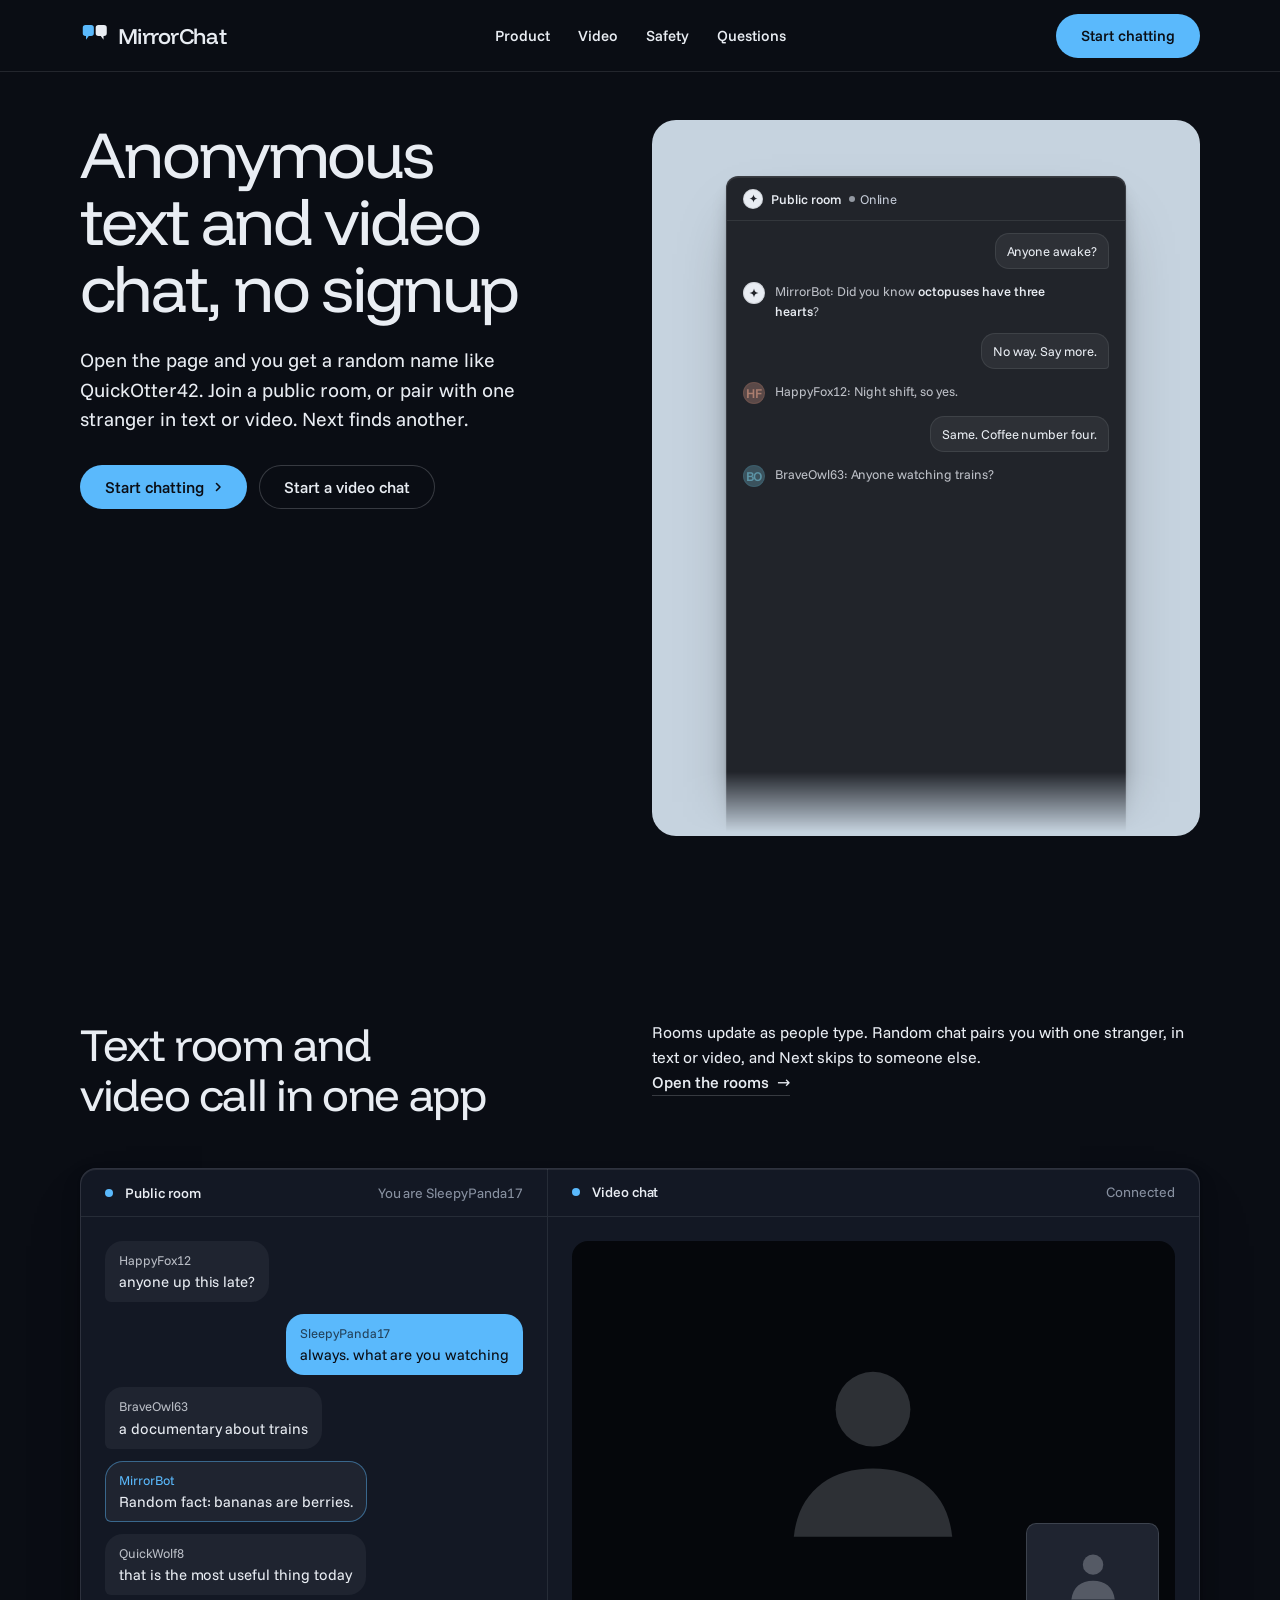
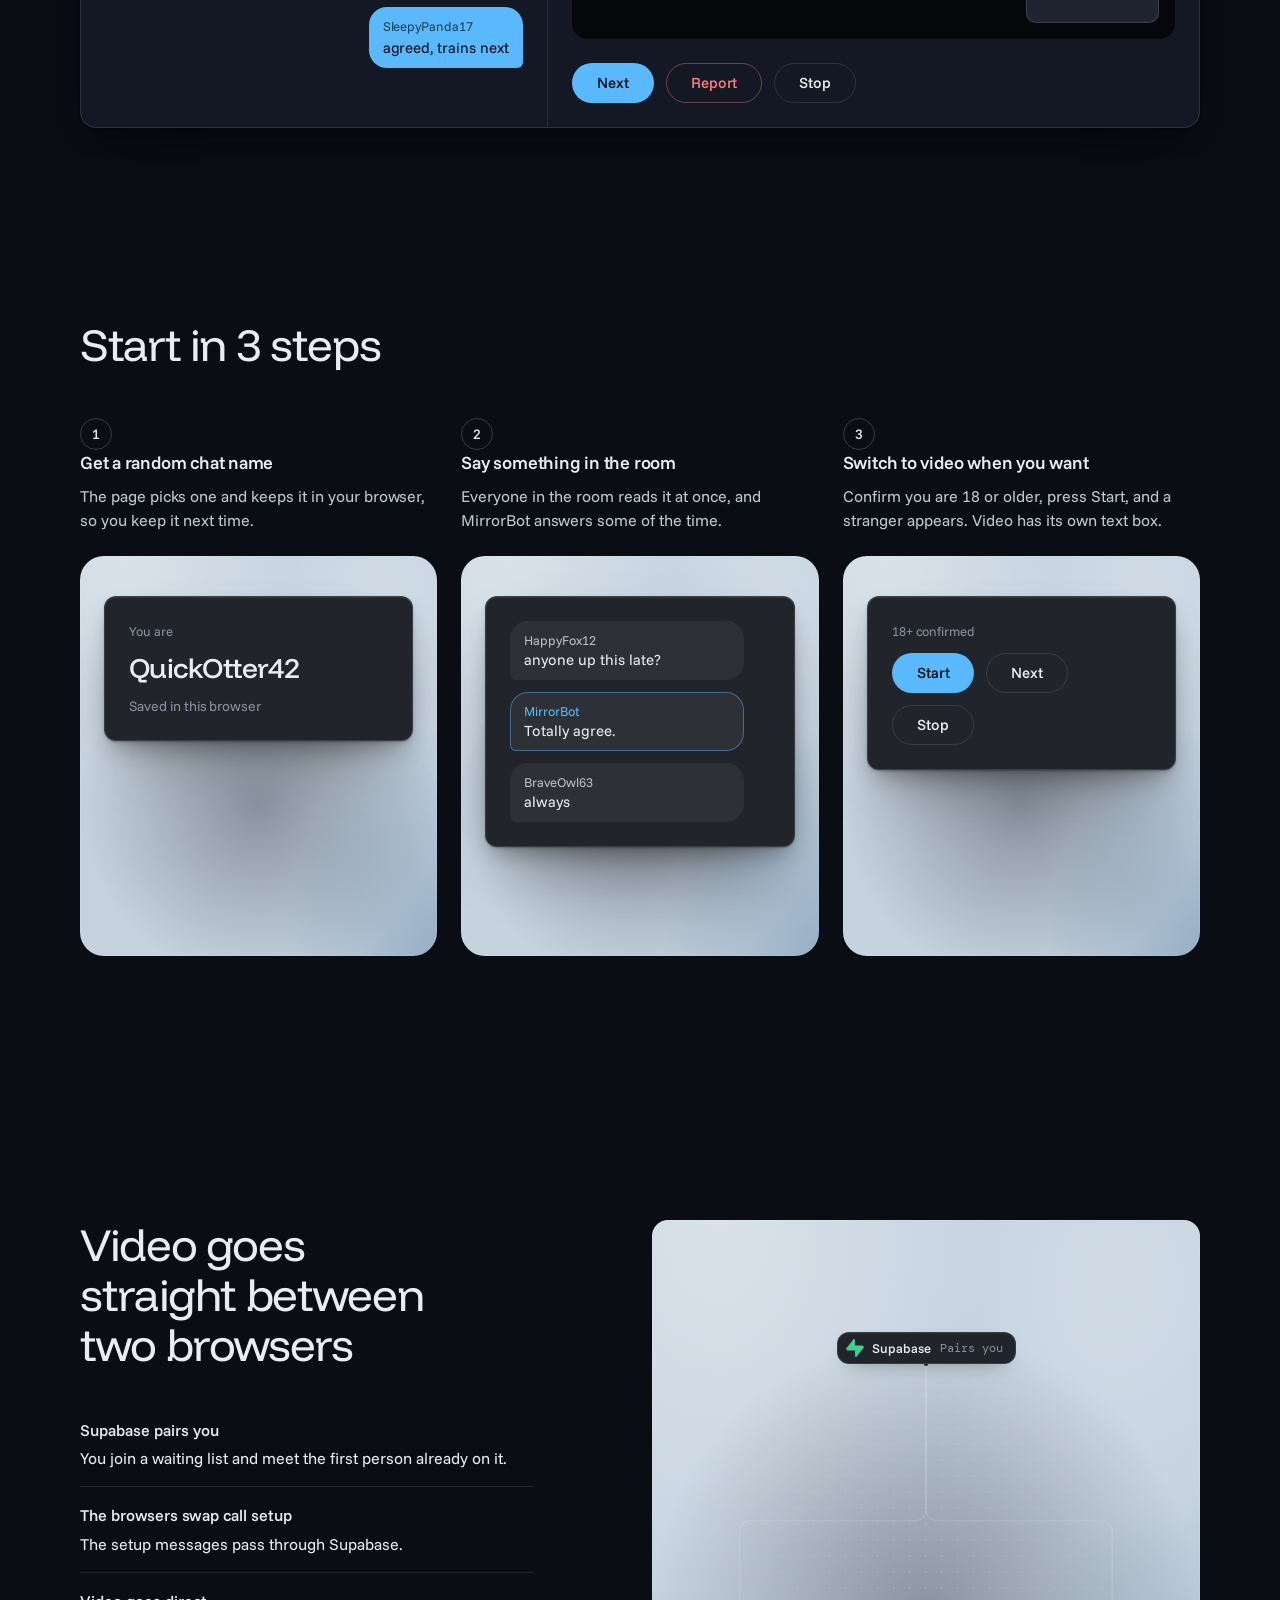
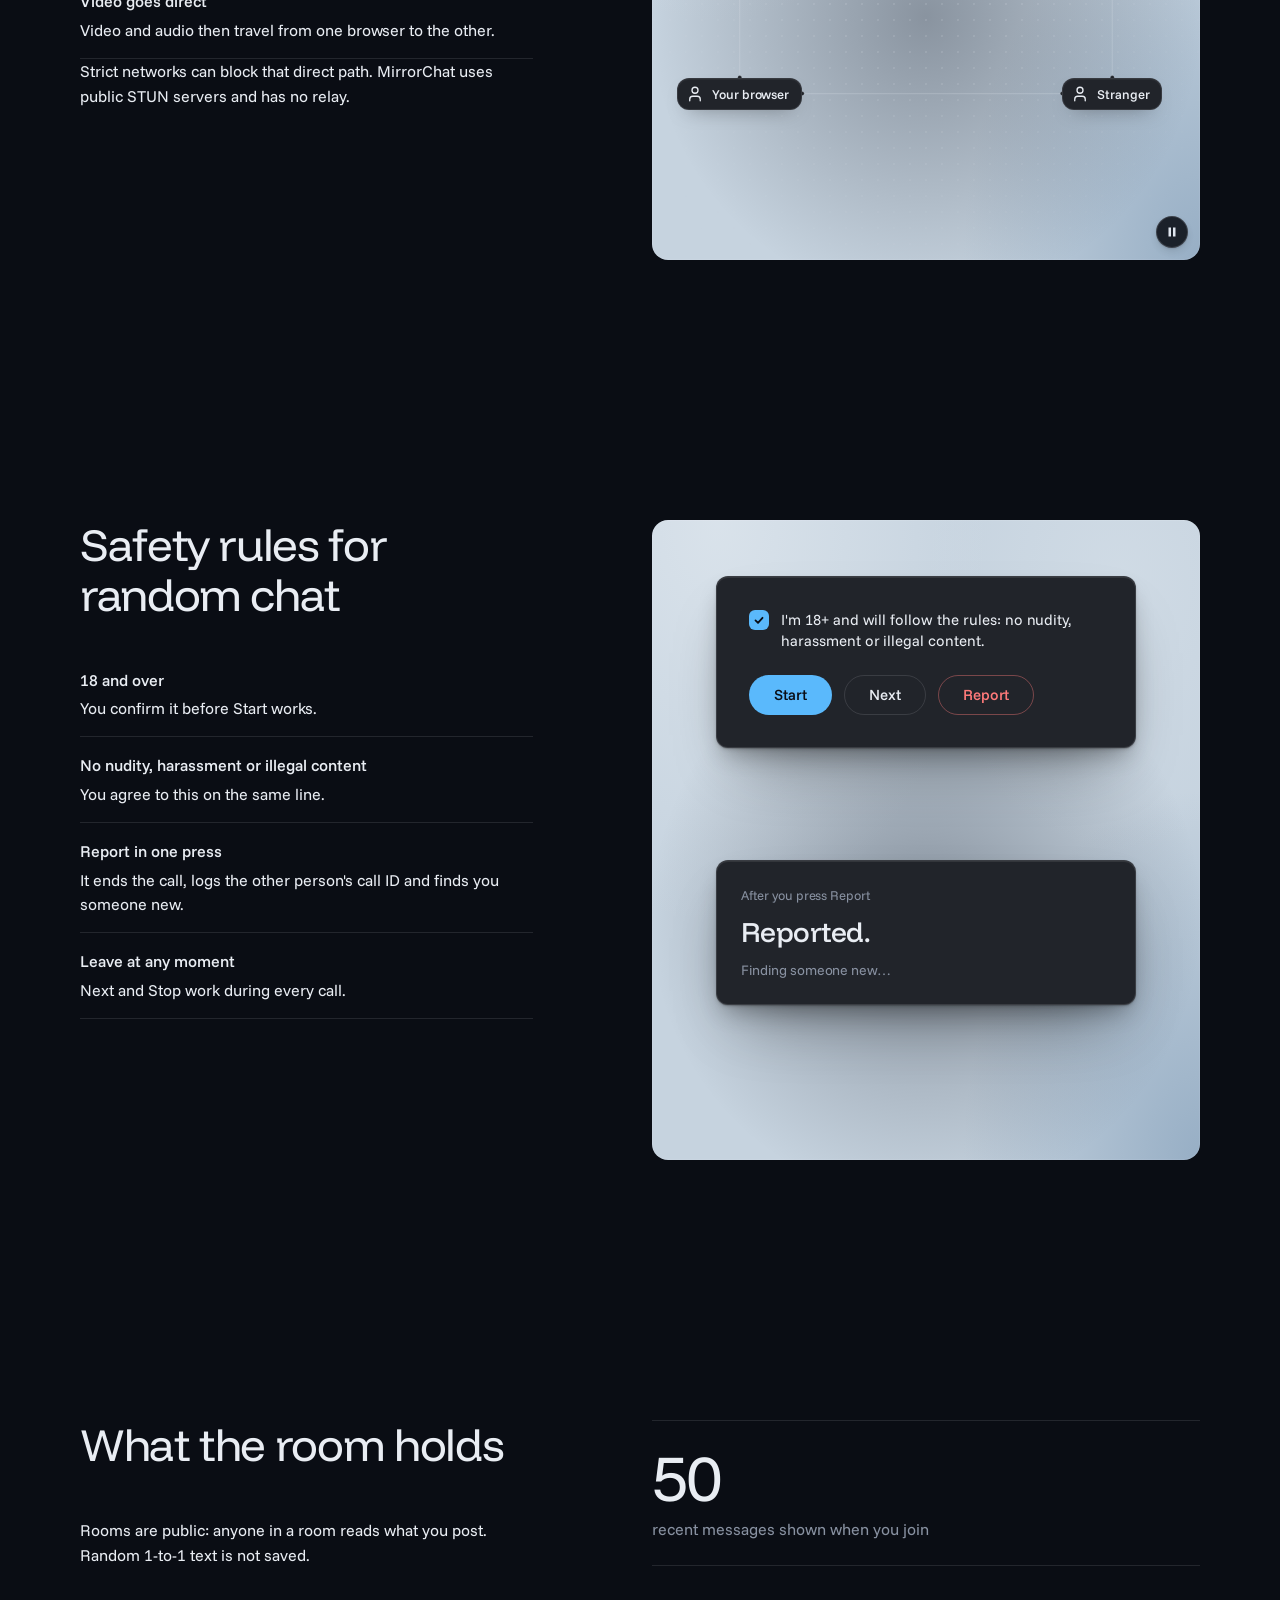
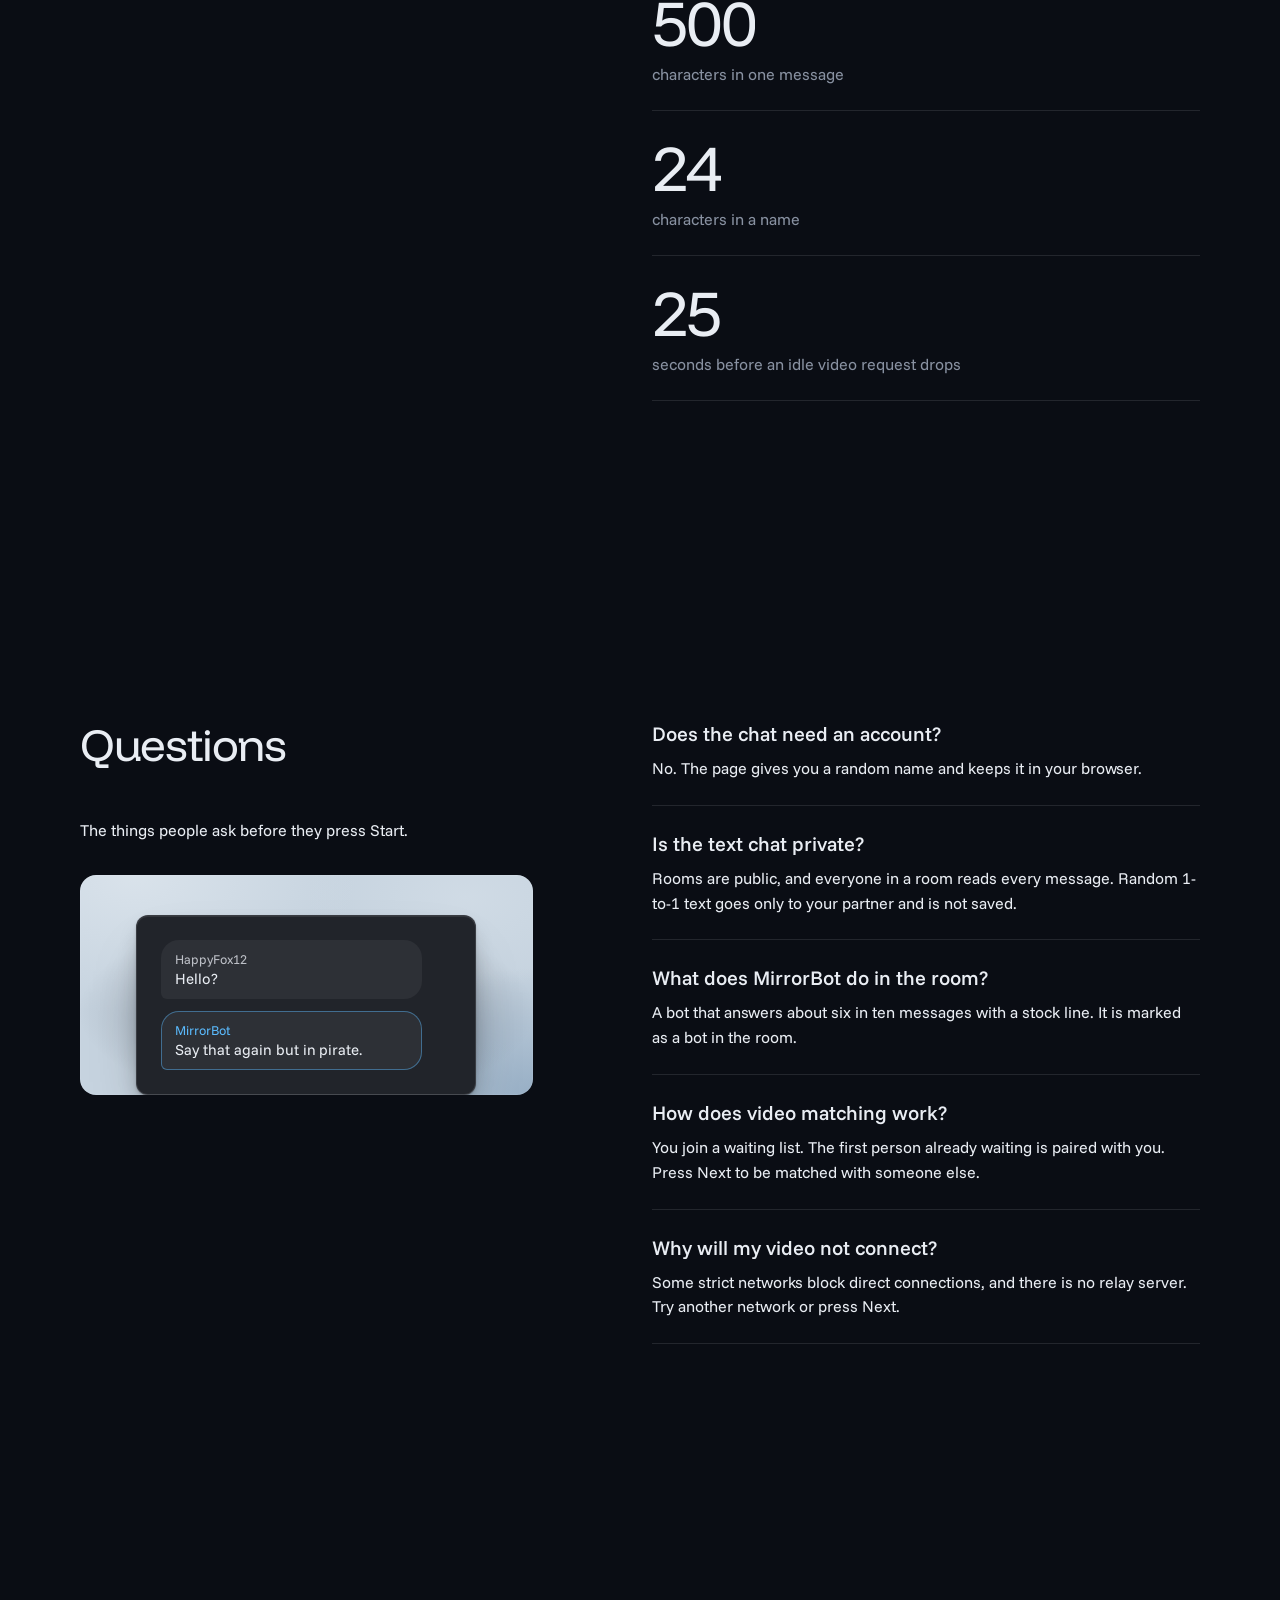
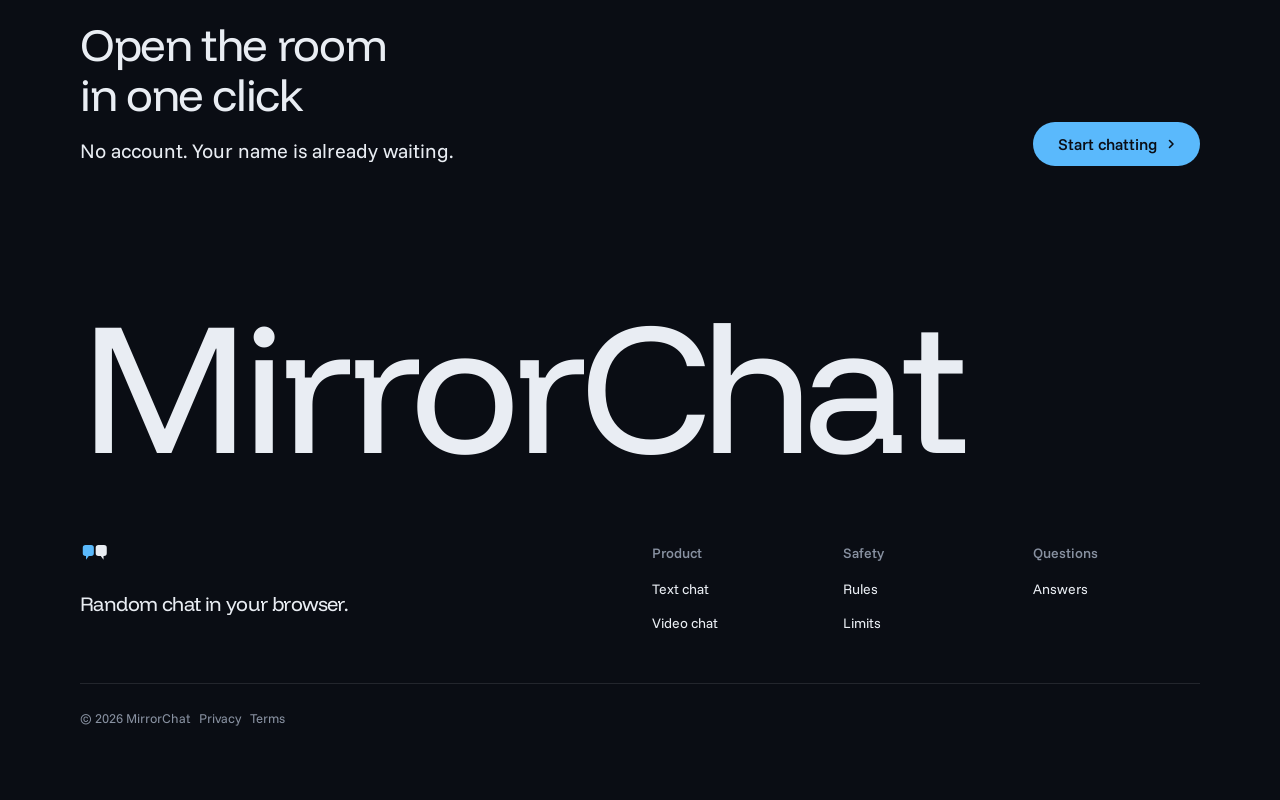
<file: index.html>
<!doctype html>
<html lang="en" data-type="software" data-radius="round" data-ground="sky" data-buttons="solid" data-motion>
<head>
<meta charset="utf-8">
<meta name="viewport" content="width=device-width, initial-scale=1, viewport-fit=cover">
<title>MirrorChat: anonymous text and video chat for your browser</title>
<meta name="description" content="Open the page, get a random name and talk. Join a public room, or pair with one stranger in text or video.">
<meta property="og:type" content="website">
<meta property="og:title" content="MirrorChat: anonymous text and video chat for your browser">
<meta property="og:description" content="Public text rooms, random 1-to-1 text and random video, with Next and Report. No account.">
<meta property="og:image" content="share.jpg">
<meta name="twitter:card" content="summary_large_image">
<link rel="icon" href="favicon.svg" type="image/svg+xml">
<meta name="theme-color" content="#0a0d14">
<!-- <link rel="canonical" href="https://[the client's domain]/"> -->
<meta name="site-kind" content="software">
<meta name="page-type" content="software">
<link rel="preconnect" href="https://fonts.googleapis.com">
<link rel="preconnect" href="https://fonts.gstatic.com" crossorigin>
<link href="https://fonts.googleapis.com/css2?family=Funnel+Display:wght@400..700&family=Funnel+Sans:wght@400..600&family=DM+Mono:wght@400;500&display=swap" rel="stylesheet">
<link rel="stylesheet" href="assets/system.css">
<link rel="stylesheet" href="assets/ui/cards.css">
<link rel="stylesheet" href="assets/motion/motion.css">
<link rel="stylesheet" href="assets/backgrounds/backgrounds.css">
<link rel="stylesheet" href="assets/layout/layout.css">
<link rel="stylesheet" href="assets/icons/icon.css">
<style>
:root {
  --p-bg: #0a0d14; --p-surface: #131824; --p-ink: #e9edf3; --p-muted: #8891a1;
  --p-accent: #5ab9fc; --p-accent-ink: #0a0d14; --p-action: #5ab9fc; --p-action-ink: #0a0d14;
  --p-inv-bg: #e9edf3; --p-inv-surface: #d7dbe1; --p-inv-ink: #0a0d14; --p-inv-muted: #54575f;
  --p-inv-accent: #0a0d14; --p-inv-accent-ink: #e9edf3; --p-inv-action: #0a0d14; --p-inv-action-ink: #e9edf3;
  --font-display: "Funnel Display", system-ui, sans-serif;
  --font-text: "Funnel Sans", system-ui, sans-serif;
  --font-mono: "DM Mono", ui-monospace, "SFMono-Regular", Menlo, Consolas, monospace;
  --display-weight: 400;
  --display-tracking: -0.03em;
  --display-tracking-xl: -0.04em;
  --ly-scale: 0.98;
}
</style>
<link rel="stylesheet" href="assets/ui/base.css">
<link rel="stylesheet" href="assets/ui/chat/fragment.css">
<link rel="stylesheet" href="assets/diagrams/diagram.css">
<script>document.documentElement.classList.add('m-enter');setTimeout(()=>document.documentElement.classList.add('m-enter-done'),700)</script>
<script src="assets/backgrounds/backgrounds.js"></script>
<script>document.documentElement.classList.add('mo-js');setTimeout(()=>document.documentElement.classList.add('mo-safe'),2500)</script>
<link rel="modulepreload" href="assets/moments/moments.js">
<link rel="modulepreload" href="assets/moments/lib.js">
<link rel="modulepreload" href="assets/moments/counter-rolls/moment.js">
<style>
  .logo-mark { width: 30px; height: 26px; flex: none; }
  .u-muted { color: var(--u-muted); }
  .hero__media { background: var(--ground-bg); }

  /* the app frame: text room beside the video call, one window */
  #product .ui-win-like, .app.ui { --fx-bg: var(--p-surface); --fx-ink: var(--p-ink); --fx-muted: var(--p-muted); --fx-accent: var(--p-accent); --fx-accent-ink: var(--p-accent-ink); }
  .app.ui { display: grid; grid-template-columns: minmax(0, 5fr) minmax(0, 7fr); margin-top: var(--s-7); background: var(--u-bg); border: 1px solid var(--u-border); border-radius: var(--u-r); box-shadow: var(--u-shadow); }
  .app > .app__pane { position: relative; min-width: 0; min-height: 0; overflow: hidden; }
  .app > .app__pane + .app__pane { border-left: 1px solid var(--u-line); }
  .app__bar { display: flex; align-items: center; gap: var(--s-3); height: 48px; padding: 0 var(--s-5); border-bottom: 1px solid var(--u-line); font-size: 14px; }
  .app__bar b { font-weight: 500; }
  .app__bar .ui-spacer { flex: 1; }
  .app__dot { width: 8px; height: 8px; border-radius: 50%; background: var(--u-accent); flex: none; }
  .app > .app__pane--text { container-type: size; }
  .room { display: flex; flex-direction: column; gap: var(--s-3); height: calc(100% - 48px); padding: var(--s-5); overflow: hidden; }
  .room > .row { display: flex; }
  .room > .row.me { justify-content: flex-end; }
  @container (max-height: 767px) { .room > .row:nth-child(n+9) { display: none; } }
  @container (max-height: 691px) { .room > .row:nth-child(n+8) { display: none; } }
  @container (max-height: 615px) { .room > .row:nth-child(n+7) { display: none; } }
  @container (max-height: 539px) { .room > .row:nth-child(n+6) { display: none; } }
  @container (max-height: 463px) { .room > .row:nth-child(n+5) { display: none; } }
  @container (max-height: 387px) { .room > .row:nth-child(n+4) { display: none; } }
  @container (max-height: 311px) { .room > .row:nth-child(n+3) { display: none; } }
  .room > .row:nth-child(n+10) { display: none; }
  .room .m { max-width: 82%; padding: 10px 14px; border-radius: 18px 18px 18px 6px; background: var(--u-fill-2); font-size: 15px; line-height: 1.4; }
  .room .m small { display: block; font-size: 13px; color: var(--u-text-2); margin-bottom: 2px; }
  .room .m.me { border-radius: 18px 18px 6px 18px; background: var(--u-accent); color: var(--u-accent-ink); }
  .room .m.me small { color: color-mix(in oklab, var(--u-accent-ink) 70%, transparent); }
  .room .m.bot { box-shadow: inset 0 0 0 1px color-mix(in oklab, var(--u-accent) 45%, transparent); }
  .room .m.bot small { color: var(--u-accent); }
  .call { display: flex; flex-direction: column; height: 100%; }
  .call__stage { position: relative; flex: 1; min-height: 0; margin: var(--s-5); border-radius: var(--r-md); background: #05070b; overflow: hidden; display: grid; place-items: center; }
  .call__person { width: 38%; max-width: 220px; color: color-mix(in oklab, var(--u-ink) 22%, #05070b); }
  .call__self { position: absolute; right: var(--s-4); bottom: var(--s-4); width: 22%; max-width: 160px; aspect-ratio: 4 / 3; border-radius: var(--r-sm); background: var(--u-fill-2); display: grid; place-items: center; border: 1px solid var(--u-line-2); }
  .call__self svg { width: 46%; color: color-mix(in oklab, var(--u-ink) 30%, var(--u-fill-2)); }
  .call__controls { display: flex; gap: var(--s-3); padding: 0 var(--s-5) var(--s-5); }
  .pill { display: inline-flex; align-items: center; justify-content: center; min-height: 40px; padding: 0 var(--s-5); border-radius: 999px; border: 1px solid var(--u-border); font-size: 15px; font-weight: 500; background: transparent; color: var(--u-ink); }
  .pill--danger { color: #ff7a7a; border-color: rgb(255 122 122 / .4); }
  .pill--on { background: var(--u-accent); color: var(--u-accent-ink); border-color: transparent; }
  @media (min-width: 1024px) and (max-width: 1279px) { .app.ui { grid-template-columns: minmax(0, 4fr) minmax(0, 8fr); } }
  @media (max-width: 1023px) {
    .app.ui { grid-template-columns: minmax(0, 1fr); grid-template-rows: auto minmax(0, 1fr); }
    .app > .app__pane--text { max-height: 252px; }
    .app > .app__pane + .app__pane { border-left: 0; border-top: 1px solid var(--u-line); }
  }
  @media (max-width: 639px) {
    .app.ui { grid-template-rows: minmax(0, 1fr); }
    .app > .app__pane--text { display: none; }
    .app > .app__pane + .app__pane { border-top: 0; }
  }

  /* how it works: three small pictures */
  #how .panel { --p-h: 400px; }
  .mini { padding: var(--s-5); display: grid; gap: var(--s-3); }
  .mini__label { margin: 0; font-size: 13px; color: var(--u-muted); }
  .mini__name { margin: 0; font: 500 28px/1.1 var(--font-display); letter-spacing: -0.02em; }
  .mini__hint { margin: 0; font-size: 14px; color: var(--u-muted); }
  .mini .m { max-width: 90%; padding: 10px 14px; border-radius: 18px 18px 18px 6px; background: var(--u-fill-2); font-size: 15px; line-height: 1.4; }
  .mini .m small { display: block; font-size: 13px; color: var(--u-text-2); }
  .mini .m.bot { box-shadow: inset 0 0 0 1px color-mix(in oklab, var(--u-accent) 45%, transparent); }
  .mini .m.bot small { color: var(--u-accent); }
  .mini__row { display: flex; gap: var(--s-3); flex-wrap: wrap; }
  @media (max-width: 639px) { #how .panel { --p-h: 180px; } }

  #video .panel, #safety .panel { --p-h: 640px; }
  @media (min-width: 640px) and (max-width: 1023px) { #video .panel, #safety .panel { --p-h: 400px; } }
  @media (max-width: 639px) { #video .panel, #safety .panel { --p-h: 380px; } }
  .close__word { line-height: 1.04; }
  @media (max-width: 639px) { .close__word { font-size: 15.5vw; } .hero__media .ui-msg:nth-of-type(6) { display: none; } }
  #faq .panel { --p-h: 220px; margin-top: var(--s-6); }
  .gate { padding: var(--s-6); display: grid; gap: var(--s-5); }
  .gate__check { display: flex; gap: var(--s-3); align-items: flex-start; font-size: 15px; line-height: 1.4; }
  .gate__box { width: 20px; height: 20px; border-radius: 6px; background: var(--u-accent); color: var(--u-accent-ink); display: grid; place-items: center; flex: none; margin-top: 1px; }
  .gate__box svg { width: 12px; height: 12px; }

  .rows .rows__name small { display: block; margin-top: var(--s-1); font-weight: 400; font-size: var(--t-body); line-height: 1.5; color: var(--ink); text-wrap: pretty; }
  #limits .stats { row-gap: 0; grid-template-columns: minmax(0, 1fr); }
  #limits .stat { grid-column: 1 / -1; min-width: 0; overflow: hidden; }
  #limits .stat { border-top: 1px solid var(--line); padding: var(--s-5) 0; display: block; }
  #limits .stat:last-child { border-bottom: 1px solid var(--line); }
  #limits .stat p { margin: 0; }
  #limits .stat .t-small { margin-top: var(--s-2); font-size: var(--t-body); }
  #limits .t-stat { font: var(--display-weight) clamp(48px, 5vw, 72px)/1 var(--font-display); letter-spacing: -0.04em; }
  @media (max-width: 639px) { #limits .t-stat { font-size: 28px; } #limits .stat { padding: var(--s-6) 0; } }
</style>
</head>
<body>
<!-- type: software
     deal: hero split (a chat window on the lit sky ground), nav nav-centre (re-dealt from nav-cards: no photograph or product fragment per menu card), close close-word, footer footer-columns, rhythm space, buttons solid, mark: own logo (two mirrored speech bubbles), grounds none
     palette blue-black-cornflower: a near-black blue ground and one cornflower accent, the colours of a screen at night, where people open a chat; type funnel (Funnel Display and Funnel Sans); radius round
     moments: counter-rolls in #limits -->

<header class="nav nav--centre">
  <div class="wrap nav__bar">
    <a class="skip-link" href="#top">Skip to content</a>
    <a class="nav__logo" href="#top"><svg class="logo-mark" viewBox="0 0 32 26" aria-hidden="true"><path fill="#5ab9fc" d="M6 1h6a3 3 0 0 1 3 3v6a3 3 0 0 1-3 3H9.500l-3 4v-4H6a3 3 0 0 1-3-3V4a3 3 0 0 1 3-3z"/><path fill="#e9edf3" d="M26 1h-6a3 3 0 0 0-3 3v6a3 3 0 0 0 3 3h2.500l3 4v-4h.5a3 3 0 0 0 3-3V4a3 3 0 0 0-3-3z"/></svg>MirrorChat</a>
    <nav class="nav__links" aria-label="Main">
      <div class="nav__item"><a class="nav__link" href="#product">Product</a></div>
      <div class="nav__item"><a class="nav__link" href="#video">Video</a></div>
      <div class="nav__item"><a class="nav__link" href="#safety">Safety</a></div>
      <div class="nav__item"><a class="nav__link" href="#faq">Questions</a></div>
    </nav>
    <div class="nav__actions">
      <a class="btn btn--primary" href="chat.html">Start chatting</a>
    </div>
    <button class="nav__toggle" type="button" aria-expanded="false" aria-label="Menu">
      <svg width="18" height="18" viewBox="0 0 18 18" aria-hidden="true"><path d="M2 5h14M2 13h14" stroke="currentColor" stroke-width="1.6" stroke-linecap="round"/></svg>
    </button>
  </div>
</header>

<main id="top">
  <section class="hero hero--split" data-enter aria-labelledby="hero-h">
    <div class="wrap"><div class="hero-text grid hero__grid">
      <div class="hero__text span-5">
        <h1 id="hero-h">Anonymous text and video chat, no signup</h1>
        <p class="hero__lead">Open the page and you get a random name like QuickOtter42. Join a public room, or pair with one stranger in text or video. Next finds another.</p>
        <div class="btn-row">
          <a class="btn btn--primary" href="chat.html">Start chatting<svg class="m-arrow" viewBox="0 0 12 12" aria-hidden="true"><path class="m-arrow__stem" d="M1 6h8"/><path class="m-arrow__head" d="M4.5 2.5 8 6l-3.5 3.5"/></svg></a>
          <a class="btn btn--secondary" href="video.html">Start a video chat</a>
        </div>
      </div>
      <div class="hero__media span-6 start-7" role="img" aria-label="The public chat room: a message about octopuses and the reply from a user">
        <div class="stage stage--fade-b"><div class="at-rise to-edge fit" style="--fit-max:400px;--ax:max(24px, 50% - 200px);--ay:56px;--ay-sm:16px;--fx-muted:#c3cad6" data-ui-still>
          <div class="ui ui-panel ui-chat" data-ui="chat">
            <div class="ui-head"><span class="ui-agent" aria-hidden="true"></span><div class="ui-title">Public room</div><span class="ui-chat__online">Online</span><span class="ui-spacer"></span></div>
            <div class="ui-chat__body">
              <div class="ui-msg ui-msg--me" data-chat-q><span class="ui-msg__text">Anyone awake?</span></div>
              <div class="ui-msg ui-msg--bot" data-chat-a>
                <span class="ui-agent ui-msg__av" aria-hidden="true"></span>
                <span class="ui-msg__col">
                  <span class="ui-chat__typing" aria-hidden="true"><i></i><i></i><i></i></span>
                  <span class="ui-chat__answer">MirrorBot: Did you know <b>octopuses have three hearts</b>?</span>
                </span>
              </div>
              <div class="ui-msg ui-msg--me"><span class="ui-msg__text">No way. Say more.</span></div>
              <div class="ui-msg ui-msg--bot"><span class="ui-avatar ui-msg__av" data-tone="1" aria-hidden="true">HF</span><span class="ui-msg__col"><span class="ui-chat__answer">HappyFox12: Night shift, so yes.</span></span></div>
              <div class="ui-msg ui-msg--me"><span class="ui-msg__text">Same. Coffee number four.</span></div>
              <div class="ui-msg ui-msg--bot"><span class="ui-avatar ui-msg__av" data-tone="4" aria-hidden="true">BO</span><span class="ui-msg__col"><span class="ui-chat__answer">BraveOwl63: Anyone watching trains?</span></span></div>
            </div>
            <div class="ui-chat__input"><span class="ui-chat__ph">Say something</span><span class="ui-chat__send" aria-hidden="true"><svg viewBox="0 0 16 16" width="14" height="14"><path d="M8 13V3.5M3.8 7.5 8 3.3l4.2 4.2" fill="none" stroke="currentColor" stroke-width="1.7" stroke-linecap="round" stroke-linejoin="round"/></svg></span></div>
          </div>
        </div></div>
      </div>
    </div></div>
  </section>

  <section class="section" id="product" aria-labelledby="product-h">
    <div class="wrap">
      <div class="grid grid--top">
        <div class="span-5"><h2 id="product-h">Text room and video call in one app</h2></div>
        <div class="span-6 start-7"><p>Rooms update as people type. Random chat pairs you with one stranger, in text or video, and Next skips to someone else.</p><p><a class="link" href="chat.html">Open the rooms</a></p></div>
      </div>
      <div class="ui app fill" role="img" aria-label="The text room beside a video call, with the Next, Report and Stop buttons" data-ui-pause-host>
        <div class="app__pane app__pane--text">
          <div class="app__bar"><span class="app__dot"></span><b>Public room</b><span class="ui-spacer"></span><span class="u-muted">You are SleepyPanda17</span></div>
          <div class="room">
            <div class="row"><div class="m"><small>HappyFox12</small>anyone up this late?</div></div>
            <div class="row me"><div class="m me"><small>SleepyPanda17</small>always. what are you watching</div></div>
            <div class="row"><div class="m"><small>BraveOwl63</small>a documentary about trains</div></div>
            <div class="row"><div class="m bot"><small>MirrorBot</small>Random fact: bananas are berries.</div></div>
            <div class="row"><div class="m"><small>QuickWolf8</small>that is the most useful thing today</div></div>
            <div class="row me"><div class="m me"><small>SleepyPanda17</small>agreed, trains next</div></div>
            <div class="row"><div class="m"><small>ChillKoala29</small>hello from a very slow train</div></div>
            <div class="row"><div class="m"><small>SneakyOtter5</small>wait which line</div></div>
            <div class="row"><div class="m"><small>HappyFox12</small>night shift, so same</div></div>
            <div class="row me"><div class="m me"><small>SleepyPanda17</small>ha, good luck out there</div></div>
            <div class="row"><div class="m"><small>BraveOwl63</small>thanks, coffee number four</div></div>
            <div class="row"><div class="m bot"><small>MirrorBot</small>Mirror mirror on the wall… who is chatting the most of all?</div></div>
          </div>
        </div>
        <div class="app__pane app__pane--call">
          <div class="call">
            <div class="app__bar"><span class="app__dot"></span><b>Video chat</b><span class="ui-spacer"></span><span class="u-muted">Connected</span></div>
            <div class="call__stage">
              <svg class="call__person" viewBox="0 0 100 100" aria-hidden="true"><circle cx="50" cy="36" r="17" fill="currentColor"/><path d="M14 94c2-20 16-31 36-31s34 11 36 31z" fill="currentColor"/></svg>
              <div class="call__self"><svg viewBox="0 0 100 100" aria-hidden="true"><circle cx="50" cy="36" r="17" fill="currentColor"/><path d="M14 94c2-20 16-31 36-31s34 11 36 31z" fill="currentColor"/></svg></div>
            </div>
            <div class="call__controls"><span class="pill pill--on">Next</span><span class="pill pill--danger">Report</span><span class="pill">Stop</span></div>
          </div>
        </div>
      </div>
    </div>
  </section>

  <section class="section" id="how" aria-labelledby="how-h">
    <div class="wrap">
      <div class="section-head"><h2 id="how-h">Start in 3 steps</h2></div>
      <div class="grid">
        <article class="card card--row card--open span-4 m-nolift">
          <span class="step-num">1</span>
          <h3>Get a random chat name</h3>
          <p>The page picks one and keeps it in your browser, so you keep it next time.</p>
          <div class="panel" role="img" aria-label="A name tag reading QuickOtter42"><div class="stage"><div class="at-rise fit" style="--fit-max:340px;--ax:max(24px, 50% - 170px);--ay:40px;--ay-sm:16px"><div class="ui ui-panel mini"><p class="mini__label">You are</p><p class="mini__name">QuickOtter42</p><p class="mini__hint">Saved in this browser</p></div></div></div></div>
        </article>
        <article class="card card--row card--open span-4 m-nolift">
          <span class="step-num">2</span>
          <h3>Say something in the room</h3>
          <p>Everyone in the room reads it at once, and MirrorBot answers some of the time.</p>
          <div class="panel" role="img" aria-label="A message from a user and a reply from MirrorBot"><div class="stage stage--fade-b"><div class="at-rise fit" style="--fit-max:340px;--ax:max(24px, 50% - 170px);--ay:40px;--ay-sm:16px"><div class="ui ui-panel mini"><div class="m"><small>HappyFox12</small>anyone up this late?</div><div class="m bot"><small>MirrorBot</small>Totally agree.</div><div class="m"><small>BraveOwl63</small>always</div></div></div></div></div>
        </article>
        <article class="card card--row card--open span-4 m-nolift">
          <span class="step-num">3</span>
          <h3>Switch to video when you want</h3>
          <p>Confirm you are 18 or older, press Start, and a stranger appears. Video has its own text box.</p>
          <div class="panel" role="img" aria-label="The Start, Next and Stop buttons"><div class="stage"><div class="at-rise fit" style="--fit-max:340px;--ax:max(24px, 50% - 170px);--ay:40px;--ay-sm:16px"><div class="ui ui-panel mini"><p class="mini__label">18+ confirmed</p><div class="mini__row"><span class="pill pill--on">Start</span><span class="pill">Next</span><span class="pill">Stop</span></div></div></div></div></div>
        </article>
      </div>
    </div>
  </section>

  <section class="section" id="video" aria-labelledby="video-h">
    <div class="wrap">
      <div class="grid grid--top">
        <div class="span-5">
          <div class="section-head"><h2 id="video-h">Video goes straight between two browsers</h2></div>
          <ul class="rows">
            <li><span class="rows__name">Supabase pairs you<small>You join a waiting list and meet the first person already on it.</small></span></li>
            <li><span class="rows__name">The browsers swap call setup<small>The setup messages pass through Supabase.</small></span></li>
            <li><span class="rows__name">Video goes direct<small>Video and audio then travel from one browser to the other.</small></span></li>
          </ul>
          <p>Strict networks can block that direct path. MirrorChat uses public STUN servers and has no relay.</p>
        </div>
        <div class="span-6 start-7">
          <div class="panel">
            <div class="dg" data-diagram><script type="application/json">{
              "layout": "free",
              "alt": "Your browser and a stranger's browser are paired by Supabase, then send video directly to each other.",
              "nodes": [
                {"id": "you", "label": "Your browser", "icon": "ui:user", "at": [0.16, 0.74], "atCompact": [0.5, 0.82]},
                {"id": "sb", "label": "Supabase", "icon": "si:supabase", "meta": "Pairs you", "at": [0.5, 0.2], "atCompact": [0.5, 0.14]},
                {"id": "peer", "label": "Stranger", "icon": "ui:user", "at": [0.84, 0.74], "atCompact": [0.5, 0.48]}
              ],
              "edges": [
                {"from": "you", "to": "sb", "curve": "elbow"},
                {"from": "sb", "to": "peer", "curve": "elbow"},
                {"from": "you", "to": "peer"}
              ]
            }</script></div>
          </div>
        </div>
      </div>
    </div>
  </section>

  <section class="section" id="safety" aria-labelledby="safety-h">
    <div class="wrap">
      <div class="grid grid--top">
        <div class="span-5">
          <div class="section-head"><h2 id="safety-h">Safety rules for random chat</h2></div>
          <ul class="rows">
            <li><span class="rows__name">18 and over<small>You confirm it before Start works.</small></span></li>
            <li><span class="rows__name">No nudity, harassment or illegal content<small>You agree to this on the same line.</small></span></li>
            <li><span class="rows__name">Report in one press<small>It ends the call, logs the other person's call ID and finds you someone new.</small></span></li>
            <li><span class="rows__name">Leave at any moment<small>Next and Stop work during every call.</small></span></li>
          </ul>
        </div>
        <div class="span-6 start-7">
          <div class="panel" role="img" aria-label="The 18+ confirmation with the Start, Next and Report buttons"><div class="stage"><div class="at-rise fit" style="--fit-max:420px;--ax:max(24px, 50% - 210px);--ay:56px;--ay-sm:24px"><div class="ui ui-panel gate">
            <div class="gate__check"><span class="gate__box"><svg viewBox="0 0 12 12" aria-hidden="true"><path d="M2.5 6.4 5 8.8l4.5-5" fill="none" stroke="currentColor" stroke-width="1.8" stroke-linecap="round" stroke-linejoin="round"/></svg></span><span>I'm 18+ and will follow the rules: no nudity, harassment or illegal content.</span></div>
            <div class="mini__row"><span class="pill pill--on">Start</span><span class="pill">Next</span><span class="pill pill--danger">Report</span></div>
          </div></div><div class="at-rise fit" style="--fit-max:420px;--ax:max(24px, 50% - 210px);--ay:340px;--ay-sm:24px"><div class="ui ui-panel mini"><p class="mini__label">After you press Report</p><p class="mini__name">Reported.</p><p class="mini__hint">Finding someone new…</p></div></div></div></div>
        </div>
      </div>
    </div>
  </section>

  <section class="section" id="limits" aria-labelledby="limits-h">
    <div class="wrap">
      <div class="grid grid--top">
        <div class="span-5">
          <div class="section-head"><h2 id="limits-h">What the room holds</h2></div>
          <p>Rooms are public: anyone in a room reads what you post. Random 1-to-1 text is not saved.</p>
        </div>
        <div class="span-6 start-7 stats grid" data-moment="counter-rolls">
          <div class="stat span-12"><p class="t-stat">50</p><p class="t-small muted">recent messages shown when you join</p></div>
          <div class="stat span-12"><p class="t-stat">500</p><p class="t-small muted">characters in one message</p></div>
          <div class="stat span-12"><p class="t-stat">24</p><p class="t-small muted">characters in a name</p></div>
          <div class="stat span-12"><p class="t-stat">25</p><p class="t-small muted">seconds before an idle video request drops</p></div>
        </div>
      </div>
    </div>
  </section>

  <section class="section" id="faq" aria-labelledby="faq-h">
    <div class="wrap">
      <div class="grid grid--top">
        <div class="span-5">
          <div class="section-head"><h2 id="faq-h">Questions</h2></div>
          <p>The things people ask before they press Start.</p>
          <div class="panel" role="img" aria-label="A user says hello and MirrorBot answers"><div class="stage"><div class="at-rise fit" style="--fit-max:340px;--ax:max(24px, 50% - 170px);--ay:40px;--ay-sm:16px"><div class="ui ui-panel mini"><div class="m"><small>HappyFox12</small>Hello?</div><div class="m bot"><small>MirrorBot</small>Say that again but in pirate.</div></div></div></div></div>
        </div>
        <div class="span-6 start-7">
          <div class="faq">
            <div class="faq__item"><h3>Does the chat need an account?</h3><p>No. The page gives you a random name and keeps it in your browser.</p></div>
            <div class="faq__item"><h3>Is the text chat private?</h3><p>Rooms are public, and everyone in a room reads every message. Random 1-to-1 text goes only to your partner and is not saved.</p></div>
            <div class="faq__item"><h3>What does MirrorBot do in the room?</h3><p>A bot that answers about six in ten messages with a stock line. It is marked as a bot in the room.</p></div>
            <div class="faq__item"><h3>How does video matching work?</h3><p>You join a waiting list. The first person already waiting is paired with you. Press Next to be matched with someone else.</p></div>
            <div class="faq__item"><h3>Why will my video not connect?</h3><p>Some strict networks block direct connections, and there is no relay server. Try another network or press Next.</p></div>
          </div>
        </div>
      </div>
    </div>
  </section>
</main>

<footer class="footer closing" id="contact" aria-labelledby="close-h">
  <div class="wrap">
    <div class="closing__cta close--word">
      <div class="section-head--split">
        <div><h2 id="close-h">Open the room in one click</h2><p class="t-lead">No account. Your name is already waiting.</p></div>
        <a class="btn btn--primary" href="chat.html">Start chatting<svg class="m-arrow" viewBox="0 0 12 12" aria-hidden="true"><path class="m-arrow__stem" d="M1 6h8"/><path class="m-arrow__head" d="M4.5 2.5 8 6l-3.5 3.5"/></svg></a>
      </div>
      <p class="close__word" aria-hidden="true">MirrorChat</p>
    </div>
    <div class="closing__links">
      <div class="grid">
        <div class="span-4 stack-4">
          <a class="nav__logo" href="#top" aria-label="MirrorChat, back to the top"><svg class="logo-mark" viewBox="0 0 32 26" aria-hidden="true"><path fill="#5ab9fc" d="M6 1h6a3 3 0 0 1 3 3v6a3 3 0 0 1-3 3H9.500l-3 4v-4H6a3 3 0 0 1-3-3V4a3 3 0 0 1 3-3z"/><path fill="#e9edf3" d="M26 1h-6a3 3 0 0 0-3 3v6a3 3 0 0 0 3 3h2.500l3 4v-4h.5a3 3 0 0 0 3-3V4a3 3 0 0 0-3-3z"/></svg></a>
          <p class="footer__lede">Random chat in your browser.</p>
        </div>
        <div class="span-2 start-7 footer__col"><h3>Product</h3><ul><li><a href="chat.html">Text chat</a></li><li><a href="video.html">Video chat</a></li></ul></div>
        <div class="span-2 start-9 footer__col"><h3>Safety</h3><ul><li><a href="#safety">Rules</a></li><li><a href="#limits">Limits</a></li></ul></div>
        <div class="span-2 start-11 footer__col"><h3>Questions</h3><ul><li><a href="#faq">Answers</a></li></ul></div>
      </div>
      <div class="footer__legal">
        <span>&copy; 2026 MirrorChat &nbsp; <a href="privacy.html">Privacy</a> &nbsp; <a href="terms.html">Terms</a></span>
      </div>
    </div>
  </div>
</footer>

<script type="module" src="assets/system.js"></script>
<script type="module" src="assets/motion/motion.js"></script>
<script type="module" src="assets/layout/layout.js"></script>
<script type="module" src="assets/diagrams/mount.js"></script>
</body>
</html>
</file>
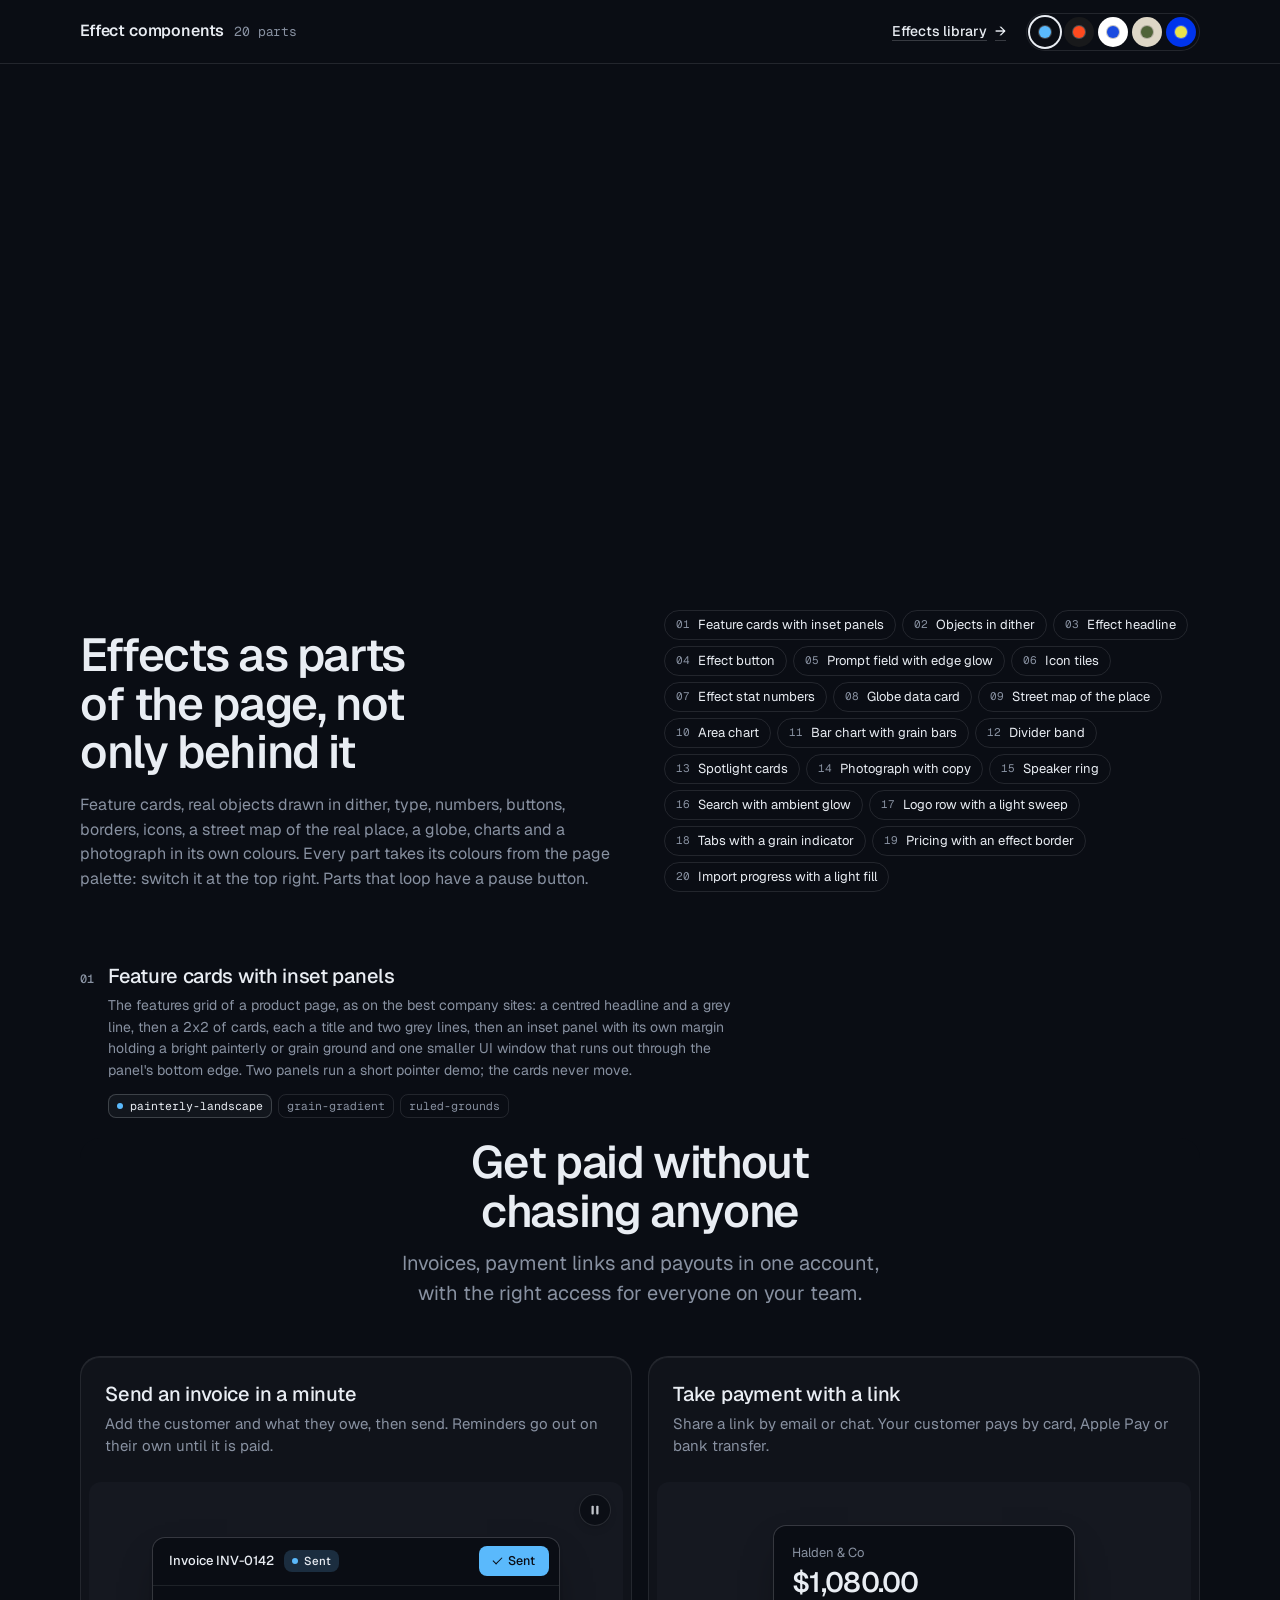
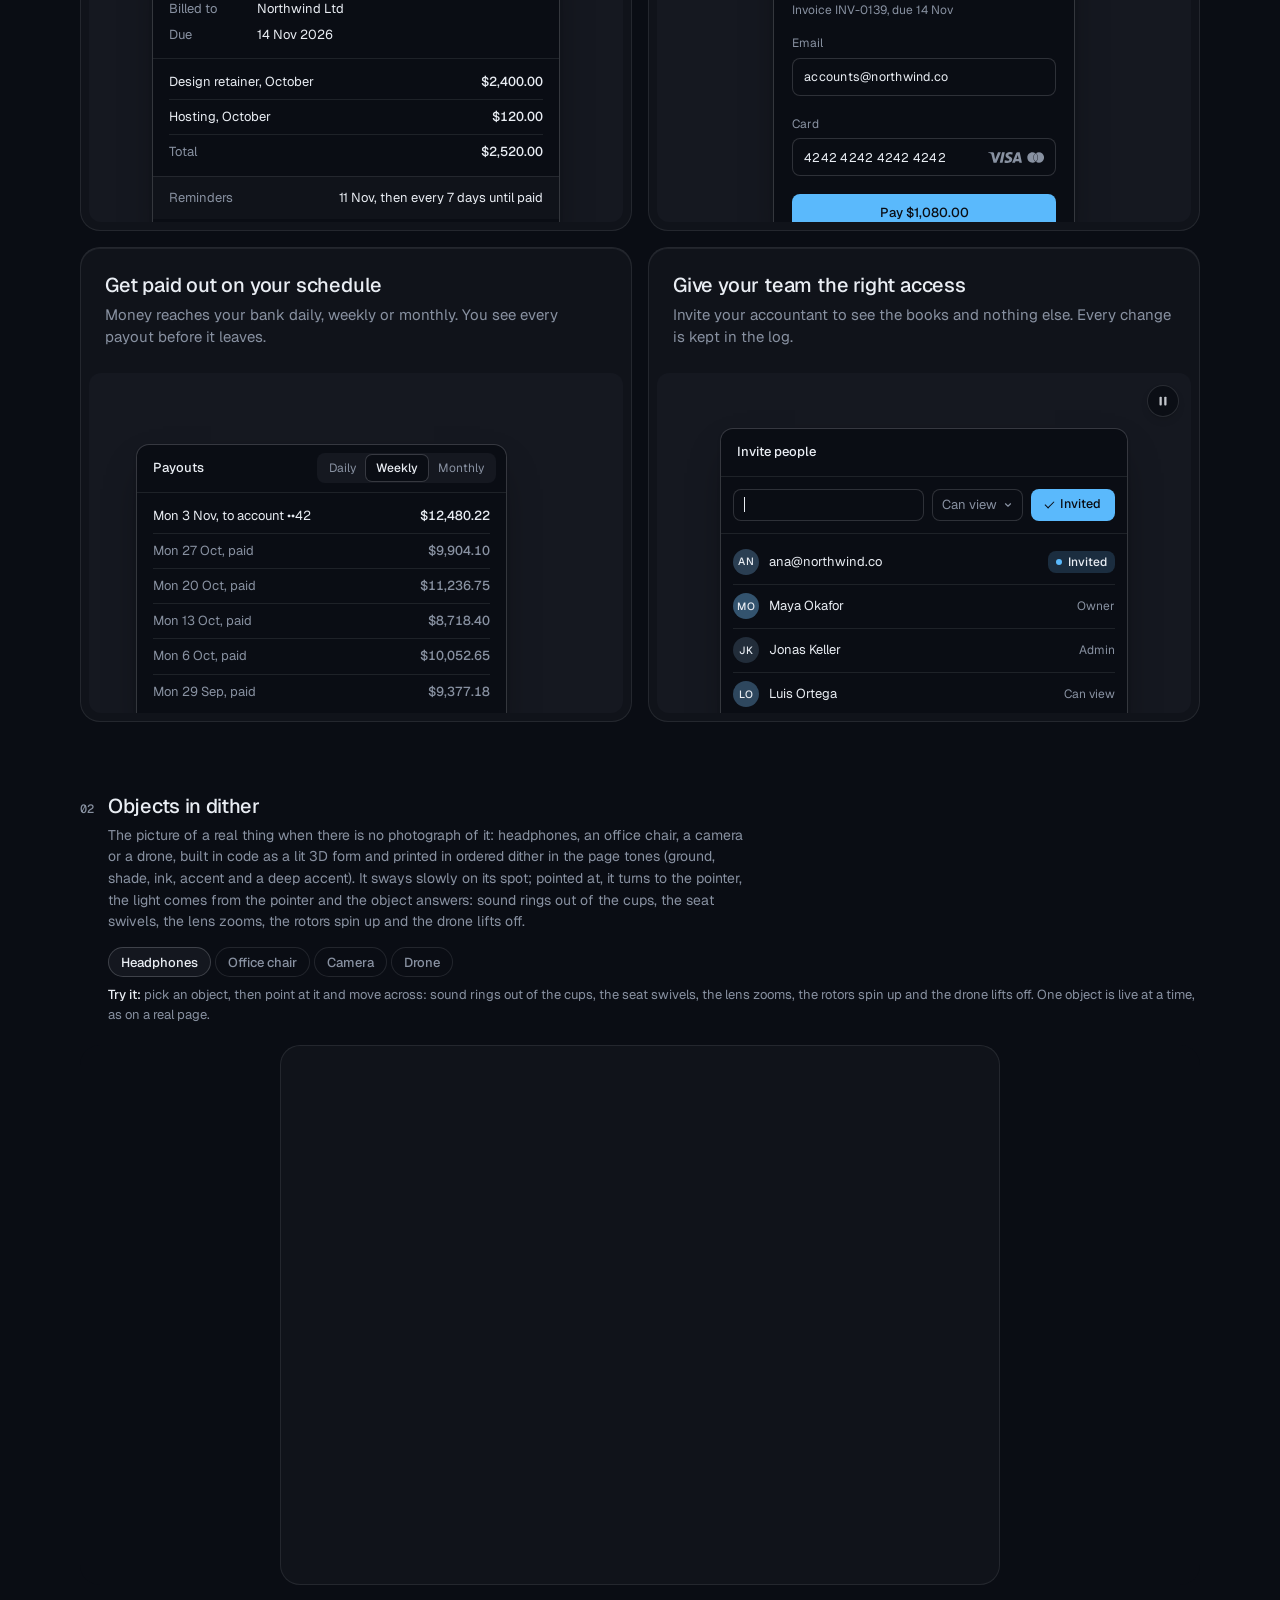
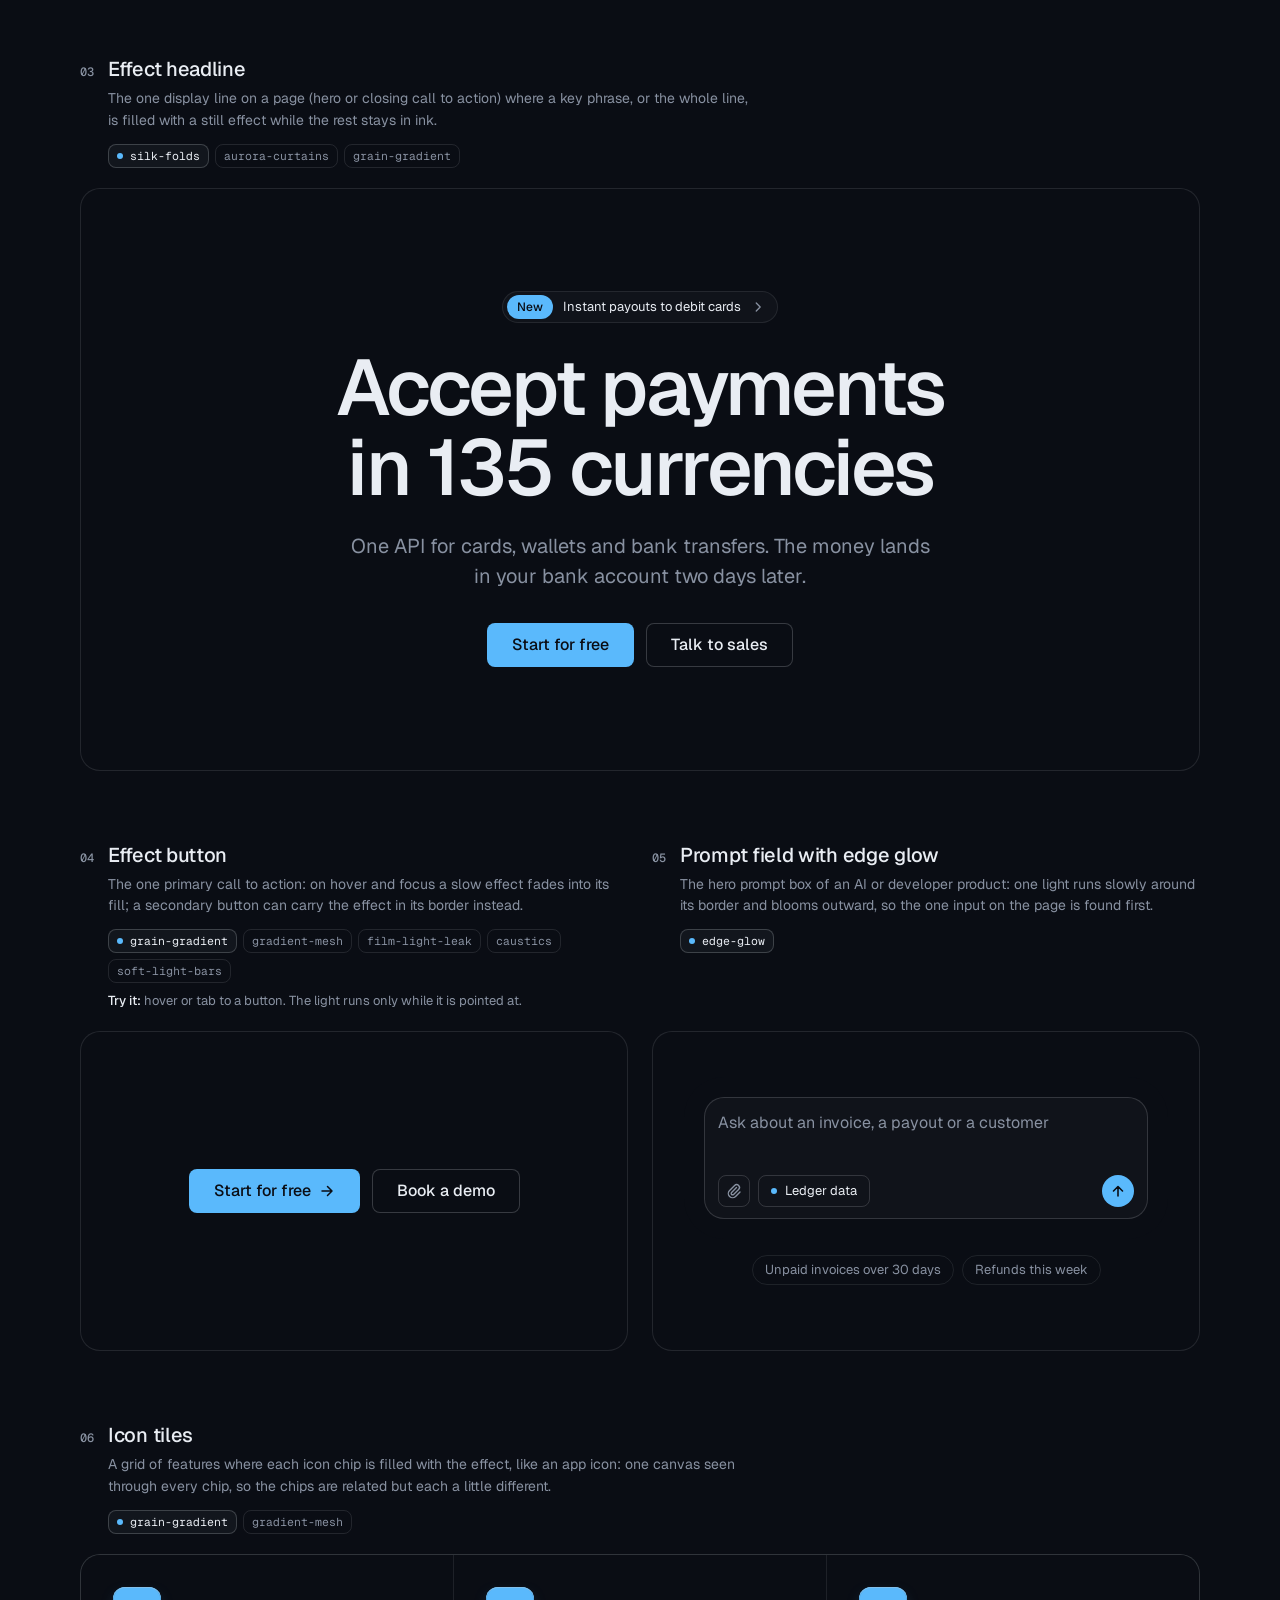
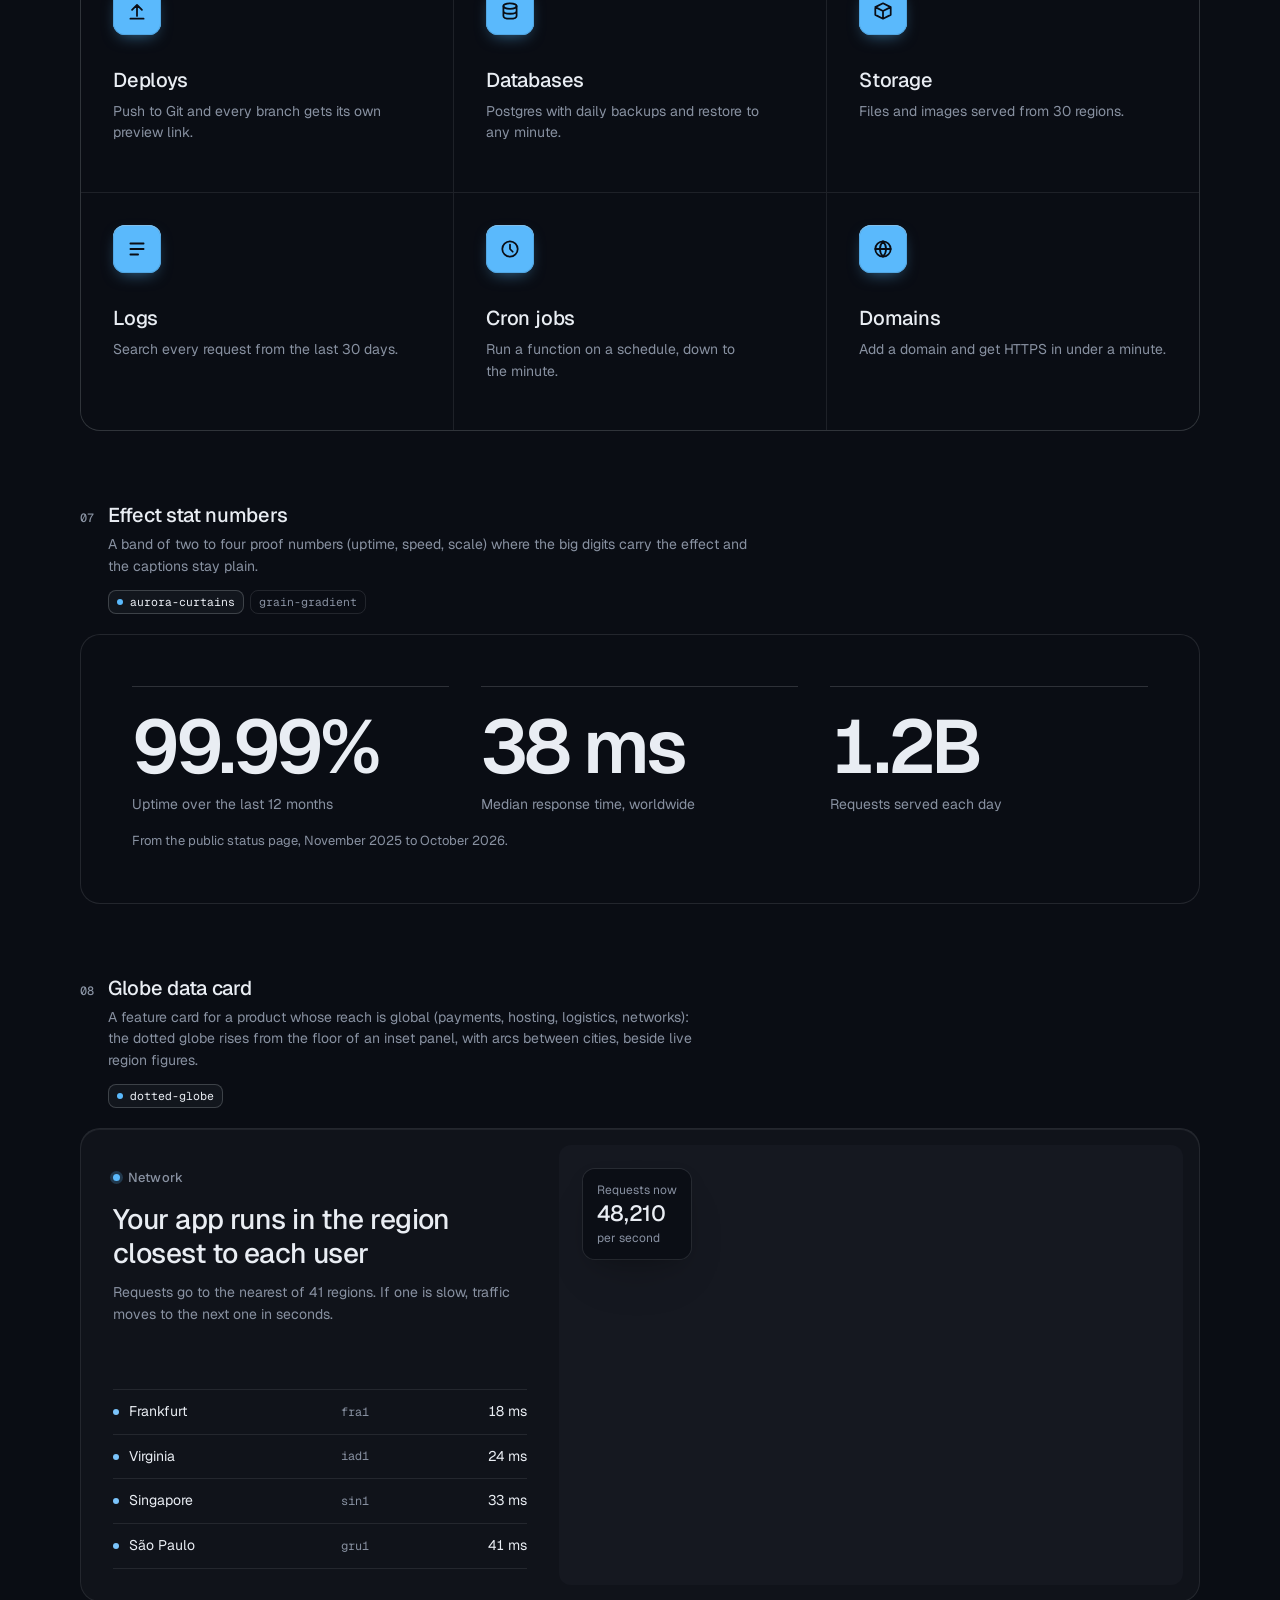
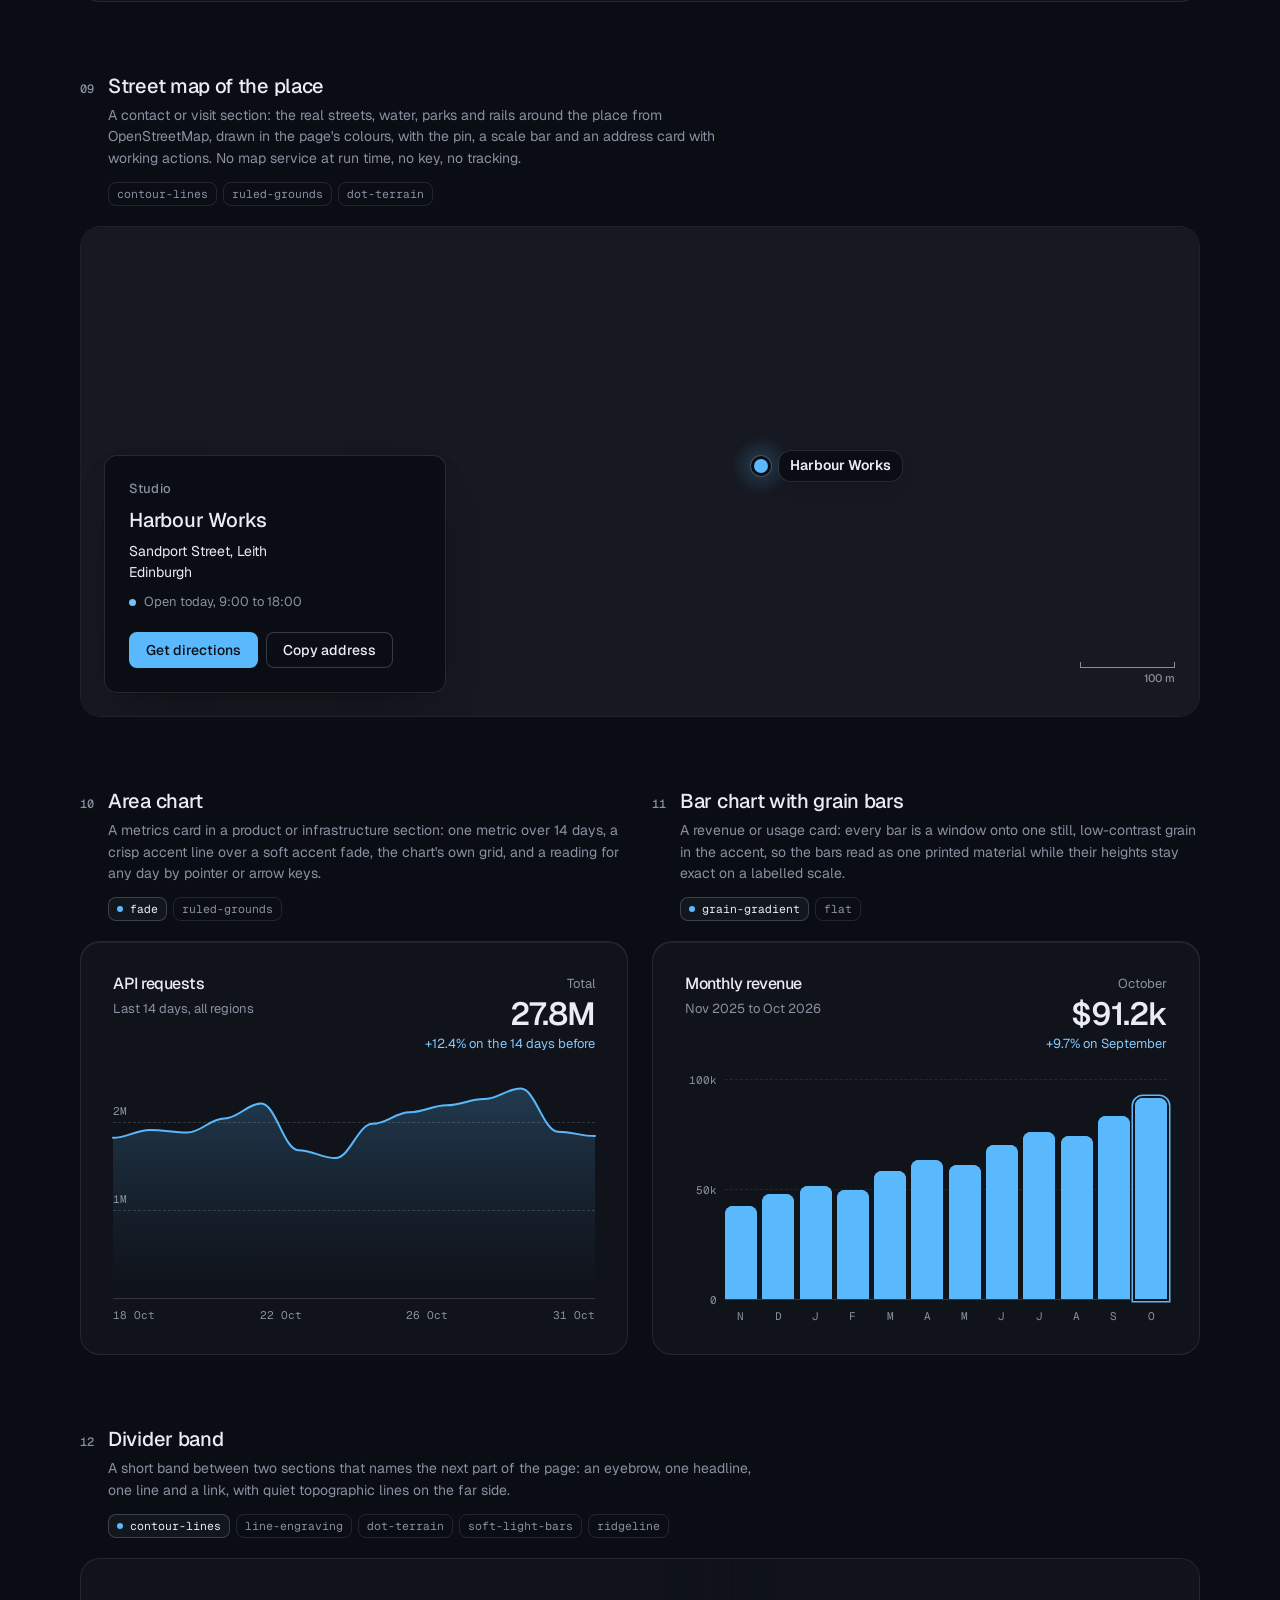
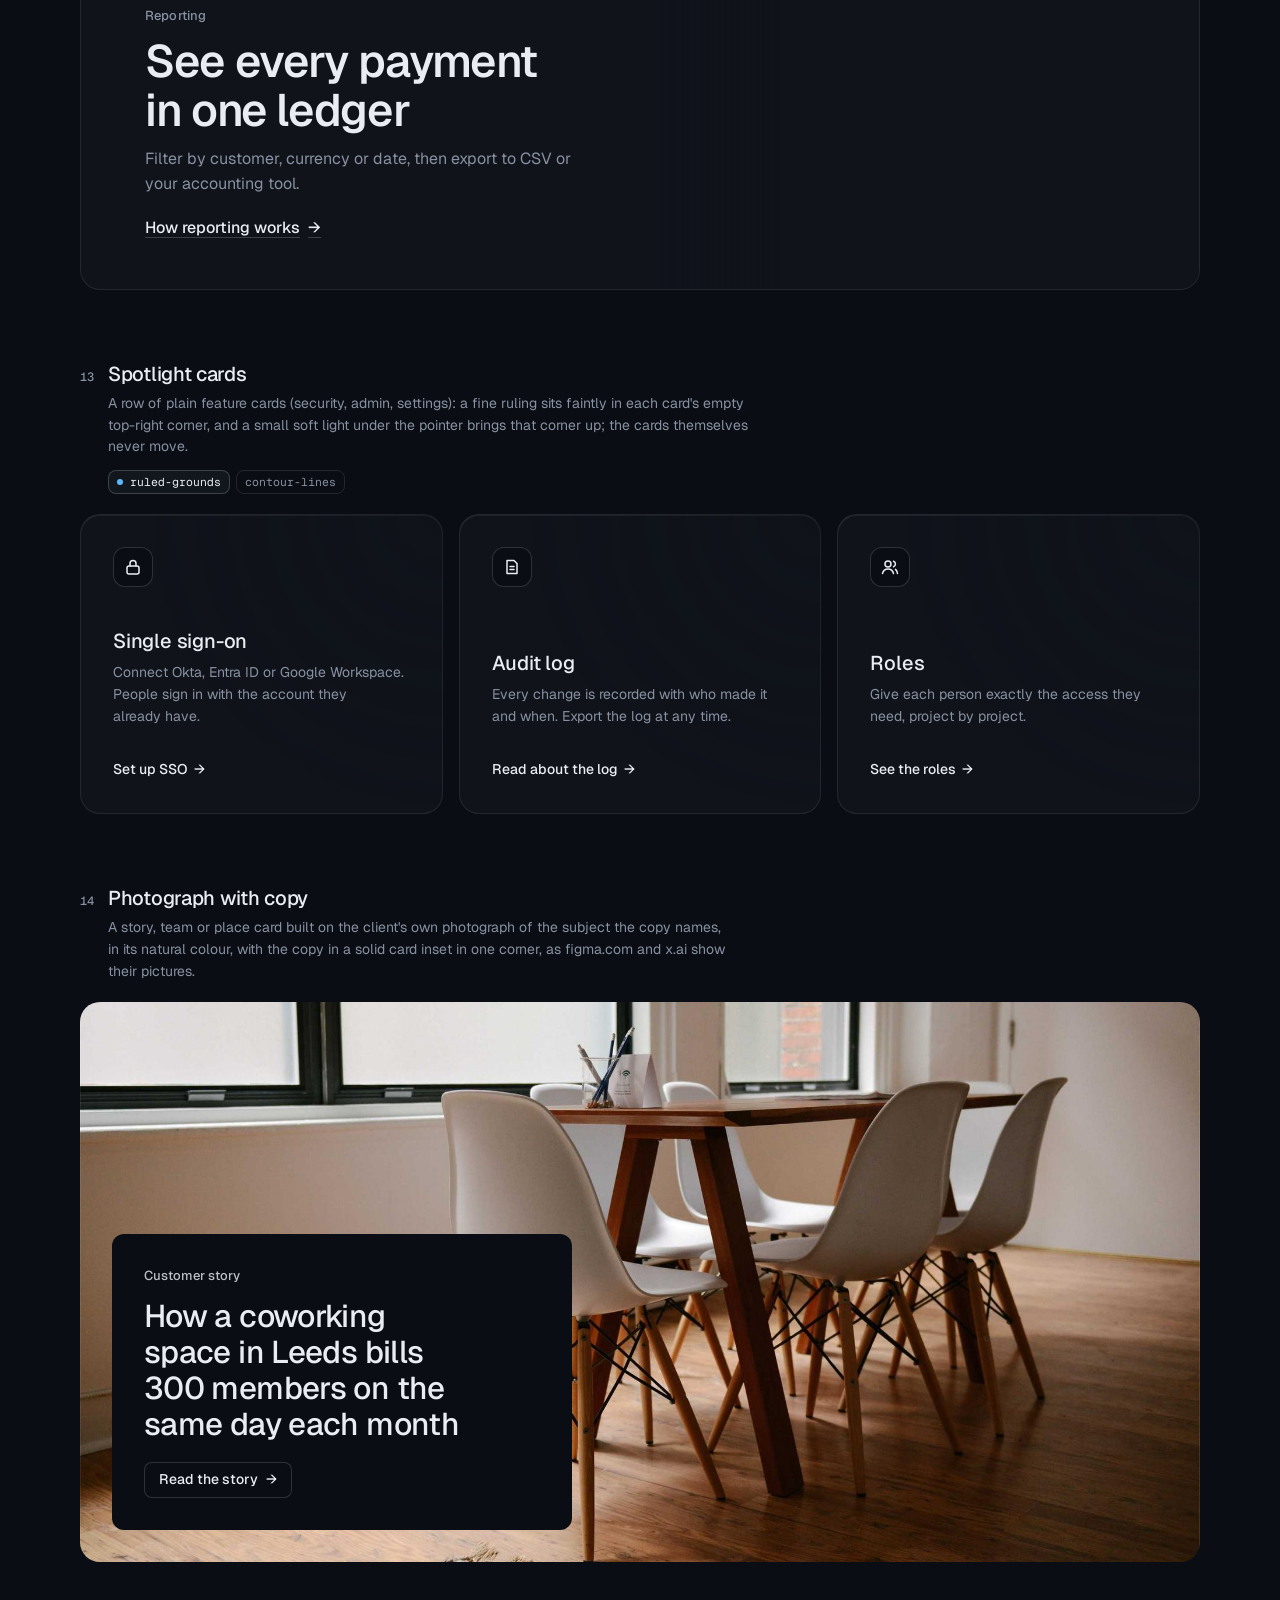
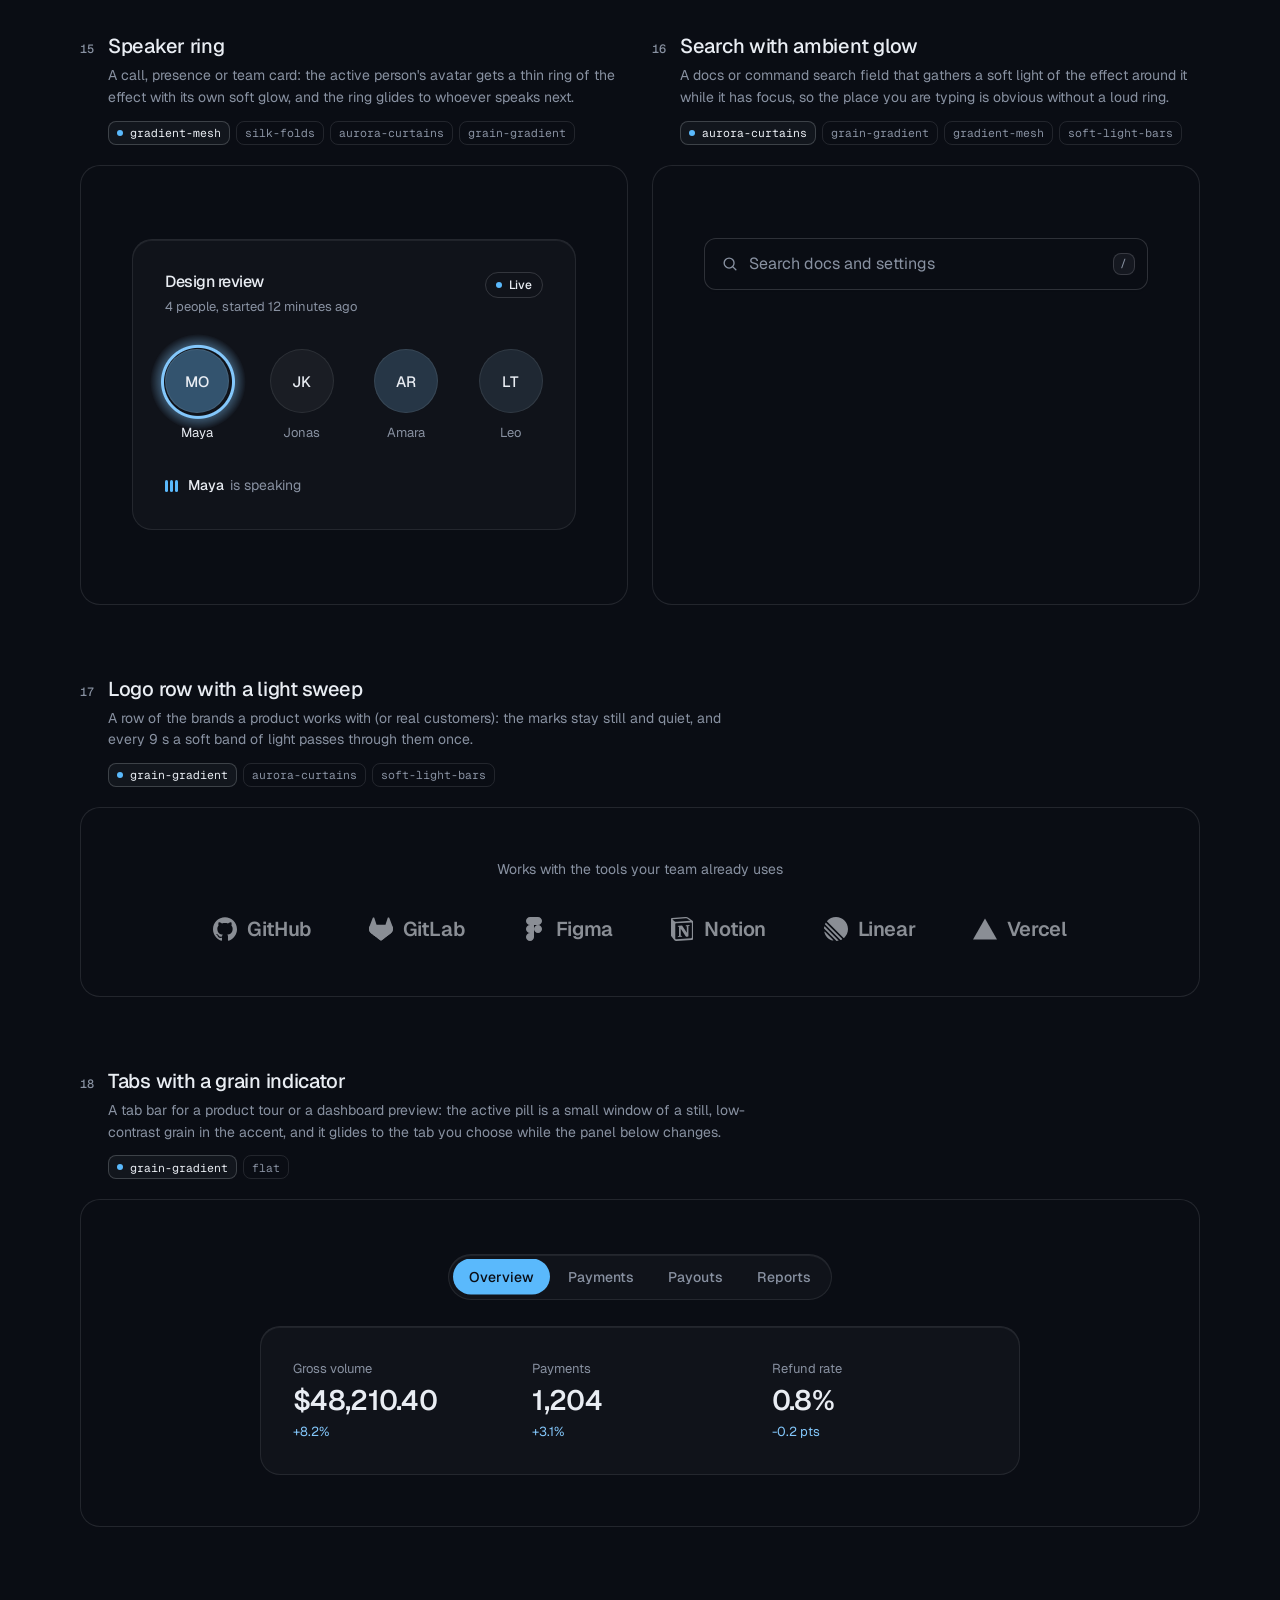
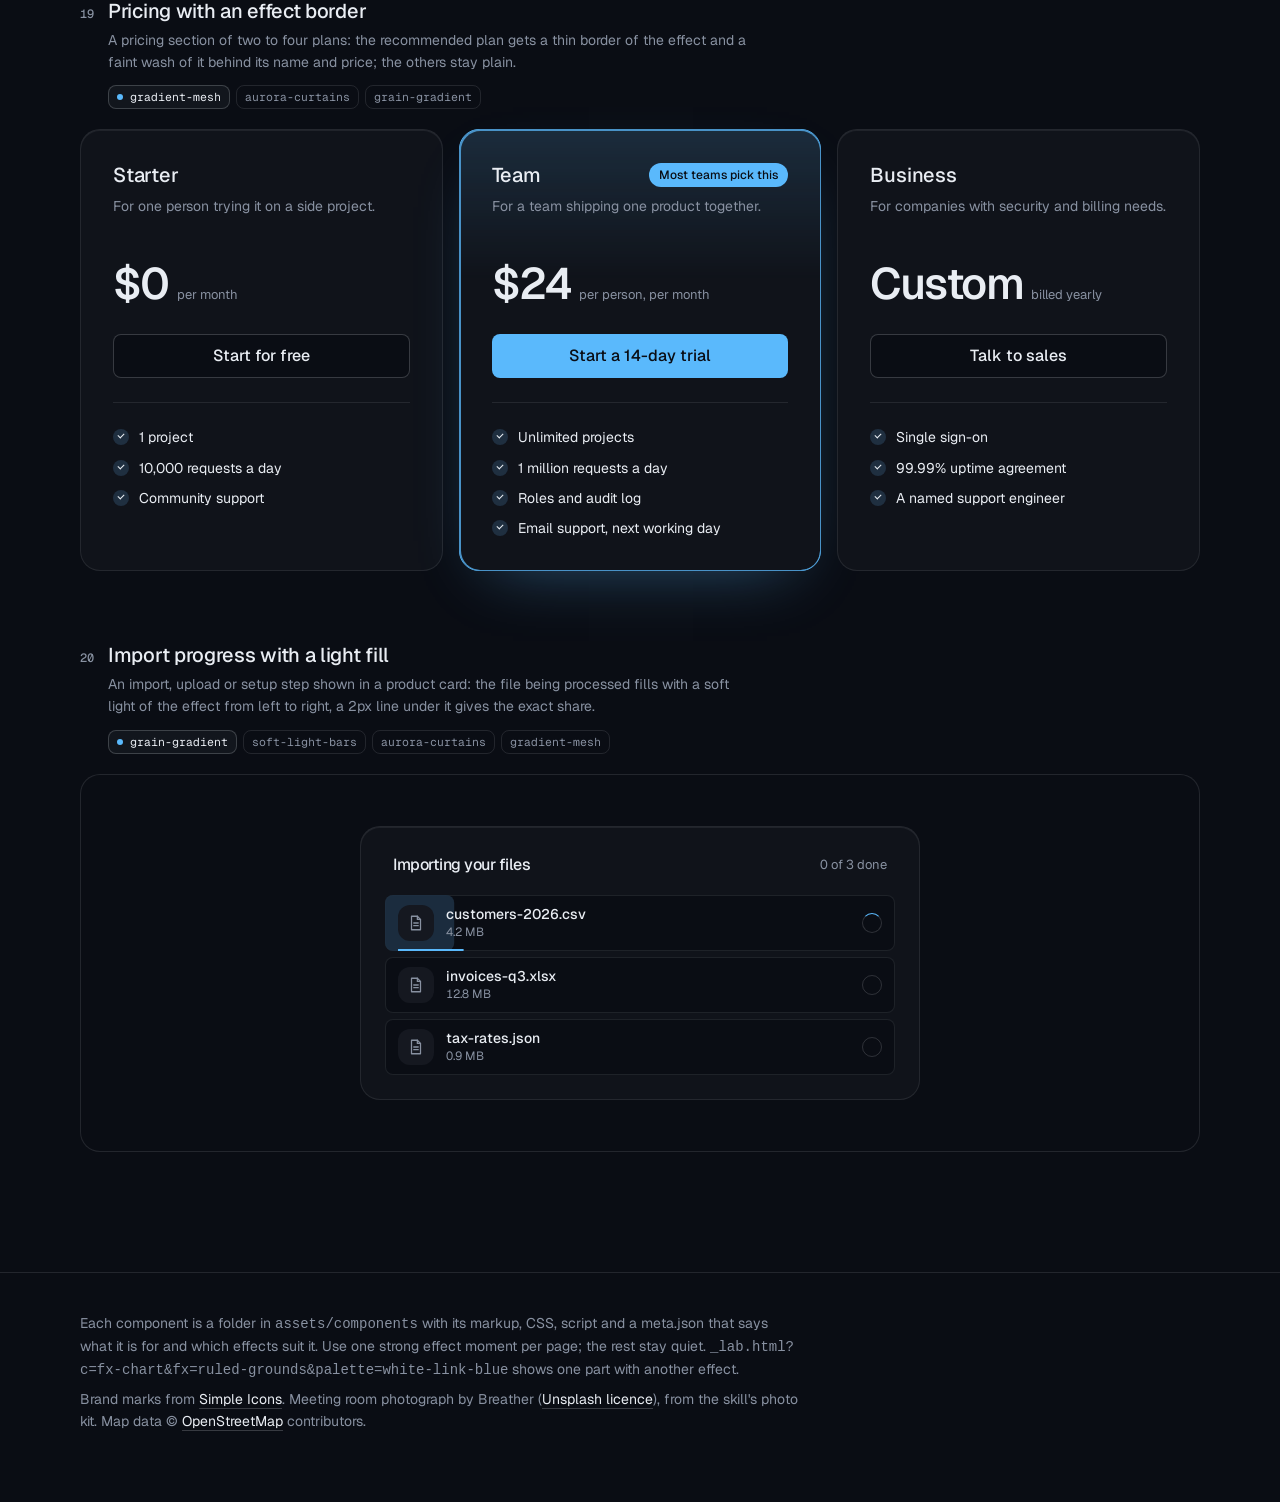
<file: assets/components/index.html>
<!doctype html>
<html lang="en" data-radius="soft">
<head>
<script>window.__tpGlMax = 16;   /* a gallery shows many live effects at once; a page of a site keeps the default 4 (fx.js) */</script>
<meta charset="utf-8">
<meta name="viewport" content="width=device-width, initial-scale=1">
<title>Effect components</title>
<link rel="preconnect" href="https://fonts.googleapis.com">
<link rel="preconnect" href="https://fonts.gstatic.com" crossorigin>
<link href="https://fonts.googleapis.com/css2?family=Geist:wght@100..900&family=Geist+Mono:wght@400..600&display=swap" rel="stylesheet">
<link rel="stylesheet" href="../system.css">
<link rel="stylesheet" href="./base.css">
<style>
  :root {
    --font-display: "Geist", system-ui, sans-serif;
    --font-text: "Geist", system-ui, sans-serif;
    --font-mono: "Geist Mono", ui-monospace, monospace;
    --display-weight: 560;
    --display-tracking: -0.03em;
    --container: 1200px;
  }
  body { min-height: 100vh; }
  .top {
    position: sticky; top: 0; z-index: 50; height: 64px; background: var(--bg);
    border-bottom: 1px solid var(--line);
  }
  .top .container { height: 100%; display: flex; align-items: center; justify-content: space-between; gap: 16px; }
  .brand { display: flex; align-items: center; gap: 10px; font-weight: 560; letter-spacing: -0.01em; }
  .brand small { font: 400 13px/1 var(--font-mono); color: var(--muted); }
  .top nav { display: flex; align-items: center; gap: 20px; }
  .top nav a.link { font-size: 14px; }
  .swatches { display: flex; gap: 4px; padding: 3px; border: 1px solid var(--line); border-radius: 999px; background: var(--bg); }
  .swatches button {
    width: 30px; height: 30px; border-radius: 999px; border: 0; padding: 0; cursor: pointer; position: relative;
    background: var(--sw-bg);
  }
  .swatches button::after {
    content: ""; position: absolute; inset: 9px; border-radius: 999px; background: var(--sw-accent);
    box-shadow: 0 0 0 1px color-mix(in oklab, var(--sw-ink) 25%, transparent);
  }
  .swatches button[aria-pressed="true"] { box-shadow: 0 0 0 2px var(--ink); }
  .swatches button:focus-visible { outline-offset: 3px; }

  .intro { padding-block: 64px 40px; display: grid; grid-template-columns: minmax(0, 6fr) minmax(0, 6fr); gap: 48px; align-items: end; }
  .intro h1 { font-size: clamp(34px, 2.2vw + 18px, 52px); line-height: 1.05; max-width: 15ch; }
  .intro p { margin-top: 16px; color: var(--muted); font-size: var(--t-body); line-height: 1.55; max-width: 52ch; }
  .index { display: flex; flex-wrap: wrap; gap: 6px; justify-content: flex-start; }
  @media (max-width: 1023px) { .intro { grid-template-columns: minmax(0, 1fr); gap: 28px; } }
  .index a {
    display: inline-flex; align-items: center; gap: 8px; height: 30px; padding: 0 11px; border-radius: 999px;
    border: 1px solid var(--line); font-size: 13px; color: var(--ink);
    transition: border-color var(--dur) var(--ease), background-color var(--dur) var(--ease);
  }
  .index a span { font-family: var(--font-mono); font-size: 11px; color: var(--muted); }
  .index a:hover { border-color: var(--line-strong); background: color-mix(in oklab, var(--ink) 4%, var(--bg)); }

  /* every part spans two rows of the list (its notes, its stage) as a subgrid, so the two parts of a
     half-width pair share one notes height and one stage height: their stages start and end level */
  .list { display: grid; grid-template-columns: repeat(2, minmax(0, 1fr)); column-gap: 24px; row-gap: 0; padding-bottom: 120px; }
  .sc { grid-column: 1 / -1; grid-row: span 2; display: grid; grid-template-rows: subgrid; row-gap: 20px; min-width: 0; scroll-margin-top: 88px; padding-top: 72px; }
  .sc:first-child { padding-top: 0; }
  .sc.is-half { grid-column: auto; }
  .sc.is-half .sc__stage:not(.is-center) { display: grid; }
  .sc__meta { display: grid; grid-template-columns: auto 1fr; column-gap: 14px; row-gap: 6px; align-items: baseline; align-content: start; }
  .sc__note { grid-column: 2; margin: 2px 0 0; font-size: 13px; color: var(--muted); }
  .sc__note::before { content: "Try it: "; color: var(--ink); font-weight: 500; }
  .sc__no { font: 500 12px/1 var(--font-mono); color: var(--muted); padding-top: 2px; }
  .sc__name { font: 500 20px/1.25 var(--font-text); letter-spacing: -0.015em; margin: 0; }
  .sc__for { grid-column: 2; color: var(--muted); font-size: 14px; line-height: 1.55; max-width: 72ch; margin: 0; }
  .sc__fx { grid-column: 2; display: flex; flex-wrap: wrap; gap: 6px; margin-top: 6px; }
  .sc__fx li {
    font: 400 11.5px/1 var(--font-mono); color: var(--muted); height: 24px; display: inline-flex; align-items: center;
    padding: 0 8px; border-radius: var(--r-sm); border: 1px solid var(--line);
  }
  .sc__fx li.is-on { color: var(--ink); border-color: var(--line-strong); background: color-mix(in oklab, var(--ink) 5%, var(--bg)); }
  .sc__fx li.is-on::before { content: ""; width: 6px; height: 6px; border-radius: 99px; background: var(--accent); margin-right: 7px; }
  .sc__stage {
    position: relative; min-width: 0; border: 1px solid var(--line); border-radius: var(--r-lg);
    padding: clamp(20px, 4vw, 56px); background: var(--bg);
  }
  .sc__stage.is-tall { padding-block: clamp(56px, 8vw, 120px); }
  .sc__stage.is-flush { padding: 0; border: 0; }
  .sc__stage.is-center { display: grid; place-items: center; min-height: 320px; }
  /* one object, at a size a page would give it */
  #fx-dither-object .sc__stage { display: grid; justify-items: center; }
  #fx-dither-object .cx-obj { width: min(100%, 720px); }
  .sc__pick { grid-column: 2; display: flex; flex-wrap: wrap; gap: 4px; margin-top: 8px; }
  .sc__pick button {
    height: 30px; padding: 0 12px; border-radius: 999px; border: 1px solid var(--line); background: var(--bg);
    font: 500 13px/1 var(--font-text); color: var(--muted); cursor: pointer;
  }
  .sc__pick button:hover { color: var(--ink); border-color: var(--line-strong); }
  .sc__pick button[aria-pressed="true"] { color: var(--ink); border-color: var(--line-strong); background: color-mix(in oklab, var(--ink) 6%, var(--bg)); }
  /* the search list opens below its field: leave it room inside the frame */
  #fx-search .sc__stage { min-height: 440px; place-items: start center; padding-top: 72px; }
  .sc__stage:empty::after { content: "Loading"; color: var(--muted); font-size: 13px; }

  .foot { border-top: 1px solid var(--line); padding: 40px 0 64px; color: var(--muted); font-size: 14px; }
  .foot p { max-width: 80ch; margin: 0 0 8px; }
  .foot a { color: var(--ink); text-decoration: underline; text-decoration-color: var(--line-strong); text-underline-offset: 4px; }

  @media (max-width: 899px) {
    .list { grid-template-columns: minmax(0, 1fr); }
    .sc.is-half { grid-column: 1 / -1; }
    .top nav a.link { display: none; }
  }
  @media (max-width: 639px) {
    .intro { padding-block: 48px 32px; }
    .sc { padding-top: 48px; }
    .sc__meta { grid-template-columns: 1fr; }
    .sc__no { display: none; }
    .sc__for, .sc__fx, .sc__note, .sc__pick { grid-column: 1; }
    .sc__stage.is-center { min-height: 240px; }
    .brand small { display: none; }
  }
</style>
</head>
<body>
<header class="top">
  <div class="container">
    <div class="brand">Effect components <small id="count"></small></div>
    <nav aria-label="Palette and links">
      <a class="link" href="../effects/gallery.html">Effects library</a>
      <div class="swatches" id="swatches" role="group" aria-label="Page palette"></div>
    </nav>
  </div>
</header>

<main>
  <section class="intro container">
    <div>
      <h1>Effects as parts of the page, not only behind it</h1>
      <p id="lede">Feature cards, real objects drawn in dither, type, numbers, buttons, borders, icons, a street map of the real place, a globe, charts and a photograph in its own colours. Every part takes its colours from the page palette: switch it at the top right. Parts that loop have a pause button.</p>
    </div>
    <nav class="index" id="index" aria-label="Components"></nav>
  </section>
  <div class="container list" id="list"></div>
</main>

<footer class="foot">
  <div class="container">
    <p>Each component is a folder in <code>assets/components</code> with its markup, CSS, script and a meta.json that says what it is for and which effects suit it. Use one strong effect moment per page; the rest stay quiet. <code>_lab.html?c=fx-chart&amp;fx=ruled-grounds&amp;palette=white-link-blue</code> shows one part with another effect.</p>
    <p>Brand marks from <a href="https://simpleicons.org/">Simple Icons</a>. Meeting room photograph by Breather (<a href="https://unsplash.com/photos/DEdM9Vs6s8w">Unsplash licence</a>), from the skill's photo kit. Map data © <a href="https://www.openstreetmap.org/copyright">OpenStreetMap</a> contributors.</p>
  </div>
</footer>

<script type="module">
  import fx from '../effects/fx.js';

  // component id, layout and stage style, in page order
  const COMPONENTS = [
    { id: 'fx-feature-card', stage: 'is-flush' },
    { id: 'fx-dither-object', stage: 'is-flush', note: 'pick an object, then point at it and move across: sound rings out of the cups, the seat swivels, the lens zooms, the rotors spin up and the drone lifts off. One object is live at a time, as on a real page.' },
    { id: 'fx-headline', stage: 'is-tall' },
    { id: 'fx-button', half: true, stage: 'is-center', note: 'hover or tab to a button. The light runs only while it is pointed at.' },
    { id: 'fx-prompt', half: true, stage: 'is-center' },
    { id: 'fx-icon-tiles', stage: 'is-flush' },
    { id: 'fx-stat' },
    { id: 'fx-globe', stage: 'is-flush' },
    { id: 'fx-map', stage: 'is-flush' },
    { id: 'fx-chart', half: true, stage: 'is-flush' },
    { id: 'fx-bars', half: true, stage: 'is-flush' },
    { id: 'fx-band', stage: 'is-flush' },
    { id: 'fx-spotlight', stage: 'is-flush' },
    { id: 'fx-photo', stage: 'is-flush' },
    { id: 'fx-avatar', half: true, stage: 'is-center' },
    { id: 'fx-search', half: true, stage: 'is-center' },
    { id: 'fx-logos' },
    { id: 'fx-tabs' },
    { id: 'fx-pricing', stage: 'is-flush' },
    { id: 'fx-progress', stage: 'is-center' },
  ];

  const PALETTES = [
    { id: 'blue-black-cornflower', name: 'Night, cornflower', bg: '#0a0d14', surface: '#131824', ink: '#e9edf3', muted: '#8891a1', accent: '#5ab9fc', accentInk: '#0a0d14' },
    { id: 'graphite-safety-orange', name: 'Graphite, orange', bg: '#18191b', surface: '#222427', ink: '#eff0f1', muted: '#9c9ea3', accent: '#ff4a1f', accentInk: '#18191b' },
    { id: 'white-link-blue', name: 'White, blue', bg: '#ffffff', surface: '#f4f4f4', ink: '#111111', muted: '#6b6b6b', accent: '#1a4be0', accentInk: '#ffffff' },
    { id: 'moss-sand', name: 'Sand, moss', bg: '#ddd6c6', surface: '#d2cab8', ink: '#2a2a26', muted: '#59574e', accent: '#4f6238', accentInk: '#ffffff' },
    { id: 'cobalt-field', name: 'Cobalt field', bg: '#0034eb', surface: '#002fd6', ink: '#ffffff', muted: '#dfe4f2', accent: '#e9e34a', accentInk: '#111111' },
  ];

  const q = new URLSearchParams(location.search);
  if (q.has('time')) fx.setClock(+q.get('time'));
  if (q.has('fallback')) fx.config.forceFallback = true;
  const only = q.get('only') ? q.get('only').split(',') : null;
  const list = document.getElementById('list');
  const index = document.getElementById('index');
  const swatches = document.getElementById('swatches');

  /*
    The budget: a laptop's integrated GPU shares its memory with everything else, so this page never
    holds more than 4 live WebGL contexts. A part is started when it comes near the viewport and
    destroyed when it leaves it; still parts draw once and free their context; fx.js frees any idle
    off-screen context past 4. liveGL() counts the contexts that are open right now.
  */
  fx.config.maxLive = 4;
  const contexts = new Set();
  let peakGL = 0;
  const getContext = HTMLCanvasElement.prototype.getContext;
  HTMLCanvasElement.prototype.getContext = function (type, ...rest) {
    const c = getContext.call(this, type, ...rest);
    if (c && /webgl/i.test(type) && !contexts.has(c)) { contexts.add(c); peakGL = Math.max(peakGL, liveGL()); }
    return c;
  };
  function liveGL() {
    for (const c of contexts) if (c.isContextLost()) contexts.delete(c);
    return contexts.size;
  }

  // the dither object: one live at a time, switched here (a real page shows one object)
  const OBJECTS = {
    headphones: ['Headphones', 'Over-ear, wireless'],
    chair: ['Office chair', 'Swivel seat on five castors'],
    camera: ['Camera', 'Mirrorless, with a zoom lens'],
    drone: ['Drone', 'Four rotors and a camera'],
  };
  let object = OBJECTS[q.get('object')] ? q.get('object') : 'headphones';
  // print (ordered dither, the default) or studio (a smooth shaded render: no picker until it is anti-aliased; ?render=studio)
  let render = q.get('render') === 'studio' ? 'studio' : 'print';

  function applyPalette(p) {
    const c = fx.color;
    const action = c.contrast(p.accent, p.bg) >= 2.2 ? p.accent : p.ink;
    const actionInk = action === p.accent ? p.accentInk : p.bg;
    const s = document.documentElement.style;
    const set = (k, v) => s.setProperty(k, v);
    set('--p-bg', p.bg); set('--p-surface', p.surface); set('--p-ink', p.ink); set('--p-muted', p.muted);
    set('--p-accent', p.accent); set('--p-accent-ink', p.accentInk); set('--p-action', action); set('--p-action-ink', actionInk);
    document.documentElement.style.colorScheme = c.isDark(p.bg) ? 'dark' : 'light';
    for (const b of swatches.children) b.setAttribute('aria-pressed', String(b.dataset.id === p.id));
  }

  async function load(entry) {
    const base = `./${entry.id}/`;
    const [meta, html, mod] = await Promise.all([
      fetch(base + 'meta.json').then(r => (r.ok ? r.json() : null)),
      fetch(base + 'component.html').then(r => (r.ok ? r.text() : null)),
      import(base + 'component.js').catch(err => { console.warn(entry.id, err); return null; }),
    ]).catch(() => [null, null, null]);
    if (!meta || !html || !mod) return null;
    const link = document.createElement('link');
    link.rel = 'stylesheet';
    link.href = base + 'component.css';
    document.head.append(link);
    await new Promise(r => { link.onload = link.onerror = r; });
    return { ...entry, meta, html, mod };
  }

  function section(e, n) {
    const s = document.createElement('section');
    s.className = 'sc' + (e.half ? ' is-half' : '');
    s.id = e.id;
    const fxList = (e.meta.effects || []).map(id => `<li class="${id === e.meta.default ? 'is-on' : ''}">${id}</li>`).join('');
    const pick = e.id === 'fx-dither-object'
      ? `<div class="sc__pick" role="group" aria-label="Object">${Object.keys(OBJECTS).map(k => `<button type="button" data-object="${k}" aria-pressed="${k === object}">${OBJECTS[k][0]}</button>`).join('')}</div>`
      : '';
    s.innerHTML = `
      <div class="sc__meta">
        <span class="sc__no">${String(n).padStart(2, '0')}</span>
        <h2 class="sc__name">${e.meta.name}</h2>
        <p class="sc__for">${e.meta.for}</p>
        ${fxList ? `<ul class="sc__fx" aria-label="Effects that suit it">${fxList}</ul>` : ''}
        ${pick}
        ${e.note ? `<p class="sc__note">${e.note}</p>` : ''}
      </div>
      <div class="sc__stage ${e.stage || ''}"></div>`;
    return s;
  }

  // the markup is placed at once (the page keeps its full height); the scripts run only near the viewport
  function markup(e) {
    const stage = e.section.querySelector('.sc__stage');
    stage.innerHTML = e.html;
    if (e.id === 'fx-dither-object') {
      const fig = stage.querySelector('.cx-obj');
      fig.dataset.cxObject = object;
      if (render === 'studio') fig.dataset.cxRender = 'studio'; else delete fig.dataset.cxRender;
      fig.querySelector('.cx-obj__stage').removeAttribute('aria-label');
    }
    return stage;
  }
  function start(e) {
    if (e.ctrl) return;
    const stage = markup(e);
    try { e.ctrl = e.mod.default(stage.firstElementChild || stage) || { destroy() {} }; } catch (err) { console.error(e.id, err); e.ctrl = { destroy() {} }; }
  }
  function stop(e) {
    if (!e.ctrl) return;
    try { e.ctrl.destroy?.(); } catch (err) { console.warn(e.id, err); }
    fx.unmountAll(e.section);
    e.ctrl = null;
  }

  function setPalette(p, entries) {
    entries.forEach(stop);
    applyPalette(p);
    try { localStorage.setItem('cx-palette', p.id); } catch (_) {}
    requestAnimationFrame(() => entries.forEach(e => (e.near ? start(e) : markup(e))));
  }

  let saved = null;
  try { saved = localStorage.getItem('cx-palette'); } catch (_) {}
  const first = PALETTES.find(p => p.id === q.get('palette')) || PALETTES.find(p => p.id === saved) || PALETTES[0];
  for (const p of PALETTES) {
    const b = document.createElement('button');
    b.type = 'button';
    b.dataset.id = p.id;
    b.title = p.name;
    b.setAttribute('aria-label', p.name);
    b.style.setProperty('--sw-bg', p.bg);
    b.style.setProperty('--sw-accent', p.accent);
    b.style.setProperty('--sw-ink', p.ink);
    swatches.append(b);
  }
  applyPalette(first);

  const wanted = COMPONENTS.filter(c => !only || only.includes(c.id));
  const entries = (await Promise.all(wanted.map(load))).filter(Boolean);
  document.getElementById('count').textContent = `${entries.length} parts`;
  entries.forEach((e, i) => {
    e.section = section(e, i + 1);
    list.append(e.section);
    markup(e);
    const a = document.createElement('a');
    a.href = '#' + e.id;
    a.innerHTML = `<span>${String(i + 1).padStart(2, '0')}</span>${e.meta.name}`;
    index.append(a);
  });
  await document.fonts.ready;
  const near = new IntersectionObserver(seen => {
    for (const en of seen) {
      const e = entries.find(x => x.section === en.target);
      if (!e) continue;
      e.near = en.isIntersecting;
      if (e.near) start(e); else stop(e);
    }
  }, { rootMargin: '10% 0px' });
  entries.forEach(e => near.observe(e.section));
  setTimeout(() => { document.documentElement.dataset.ready = '1'; }, 1500);

  swatches.addEventListener('click', ev => {
    const b = ev.target.closest('button');
    if (!b) return;
    const p = PALETTES.find(x => x.id === b.dataset.id);
    if (p) setPalette(p, entries);
  });
  list.addEventListener('click', ev => {
    const b = ev.target.closest('[data-object], [data-render]');
    if (!b || !(OBJECTS[b.dataset.object] || b.dataset.render)) return;
    if (b.dataset.render) render = b.dataset.render; else object = b.dataset.object;
    b.parentElement.querySelectorAll('button').forEach(x => x.setAttribute('aria-pressed', String(x === b)));
    const e = entries.find(x => x.id === 'fx-dither-object');
    stop(e);
    if (e.near) start(e); else markup(e);
  });
  window.__cx = {
    entries,
    setPalette: id => setPalette(PALETTES.find(p => p.id === id), entries),
    setObject: k => list.querySelector(`[data-object="${k}"]`)?.click(),
    gl: () => ({ live: liveGL(), peak: peakGL, started: entries.filter(e => e.ctrl).map(e => e.id) }),
  };
</script>

</body>
</html>
</file>
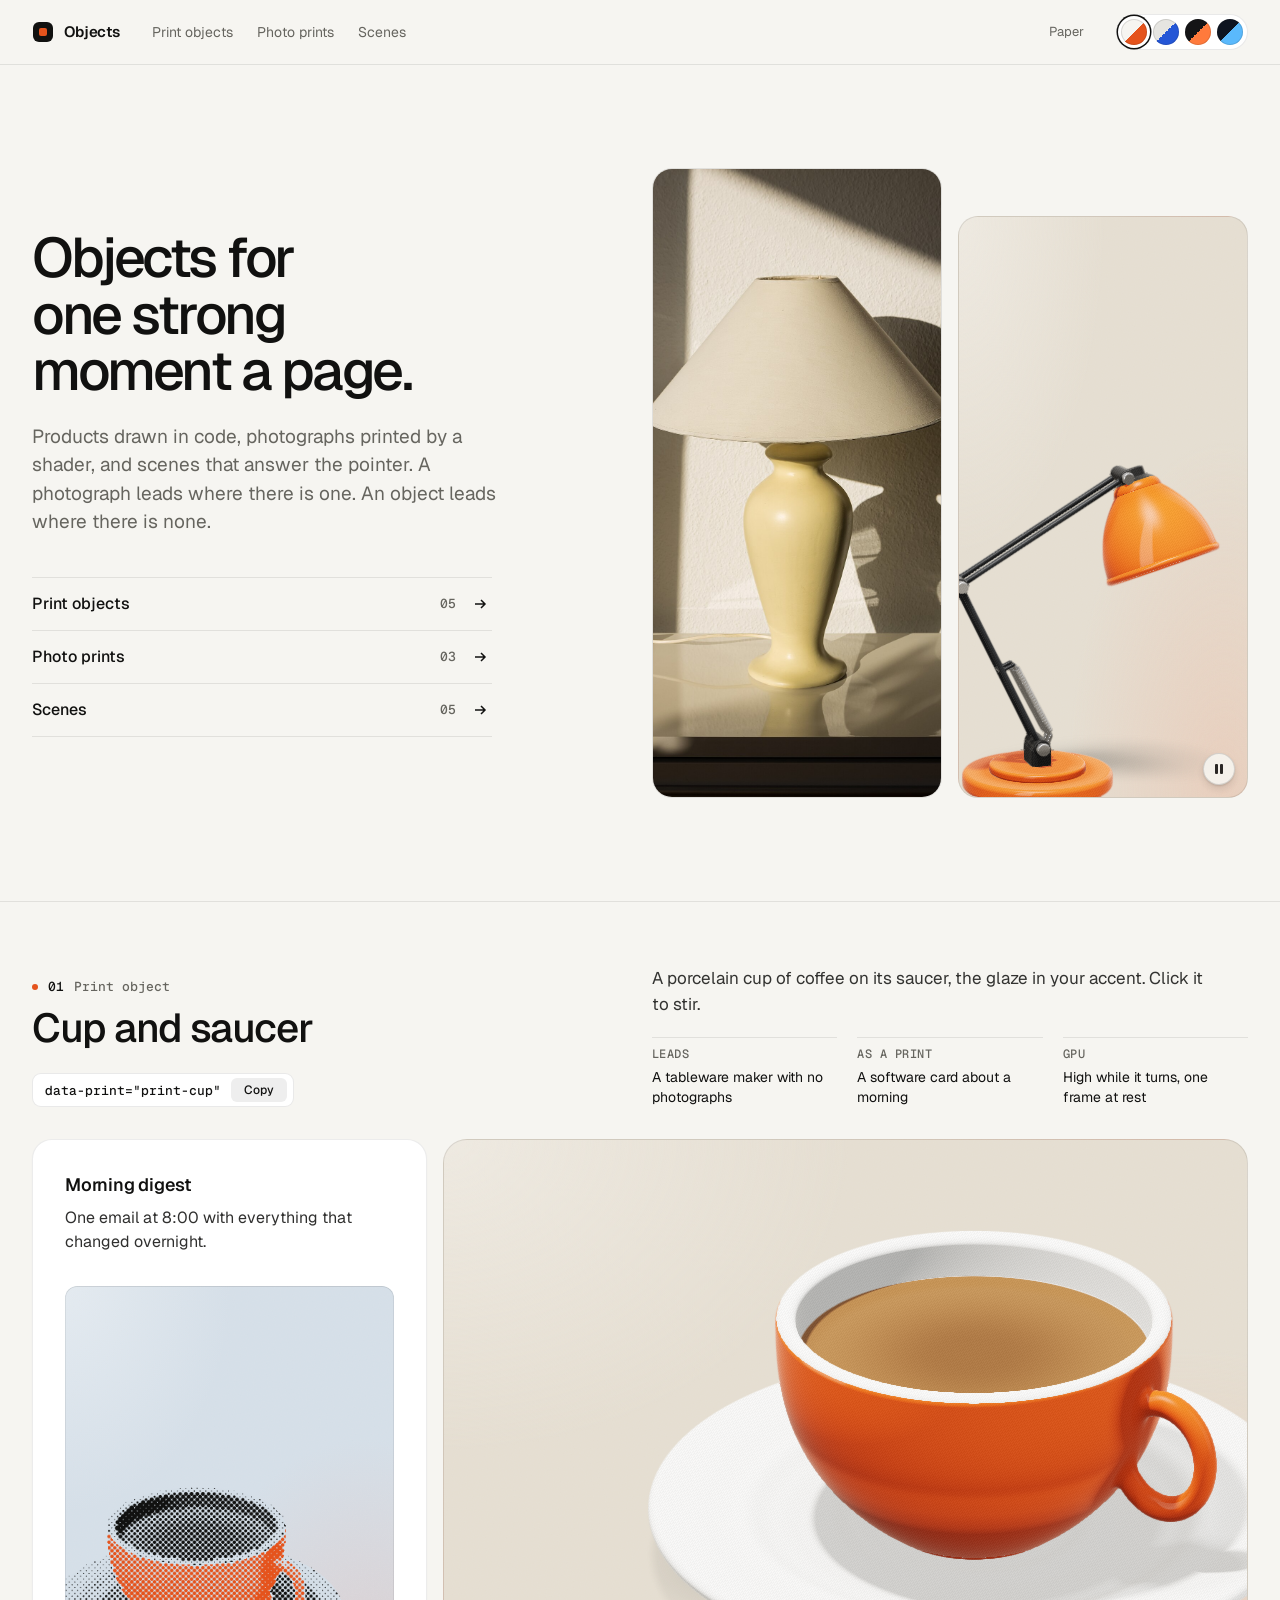
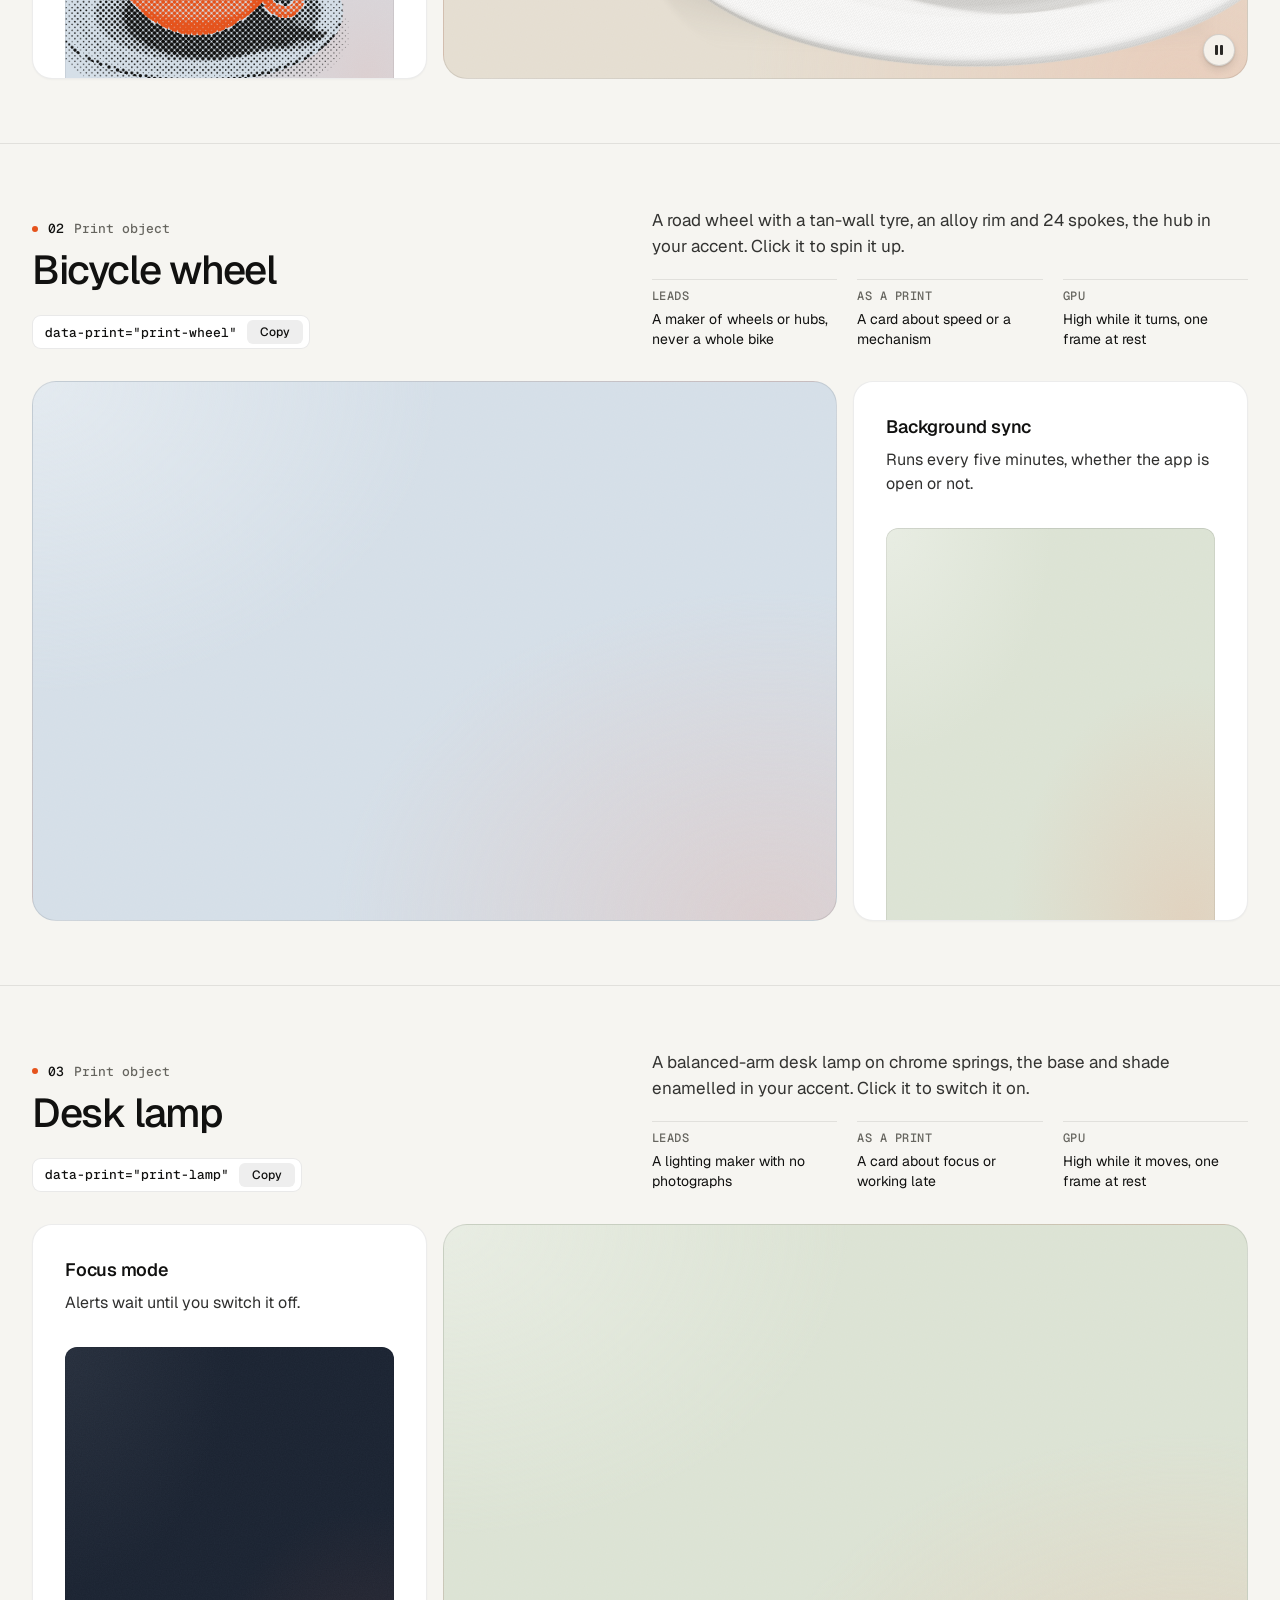
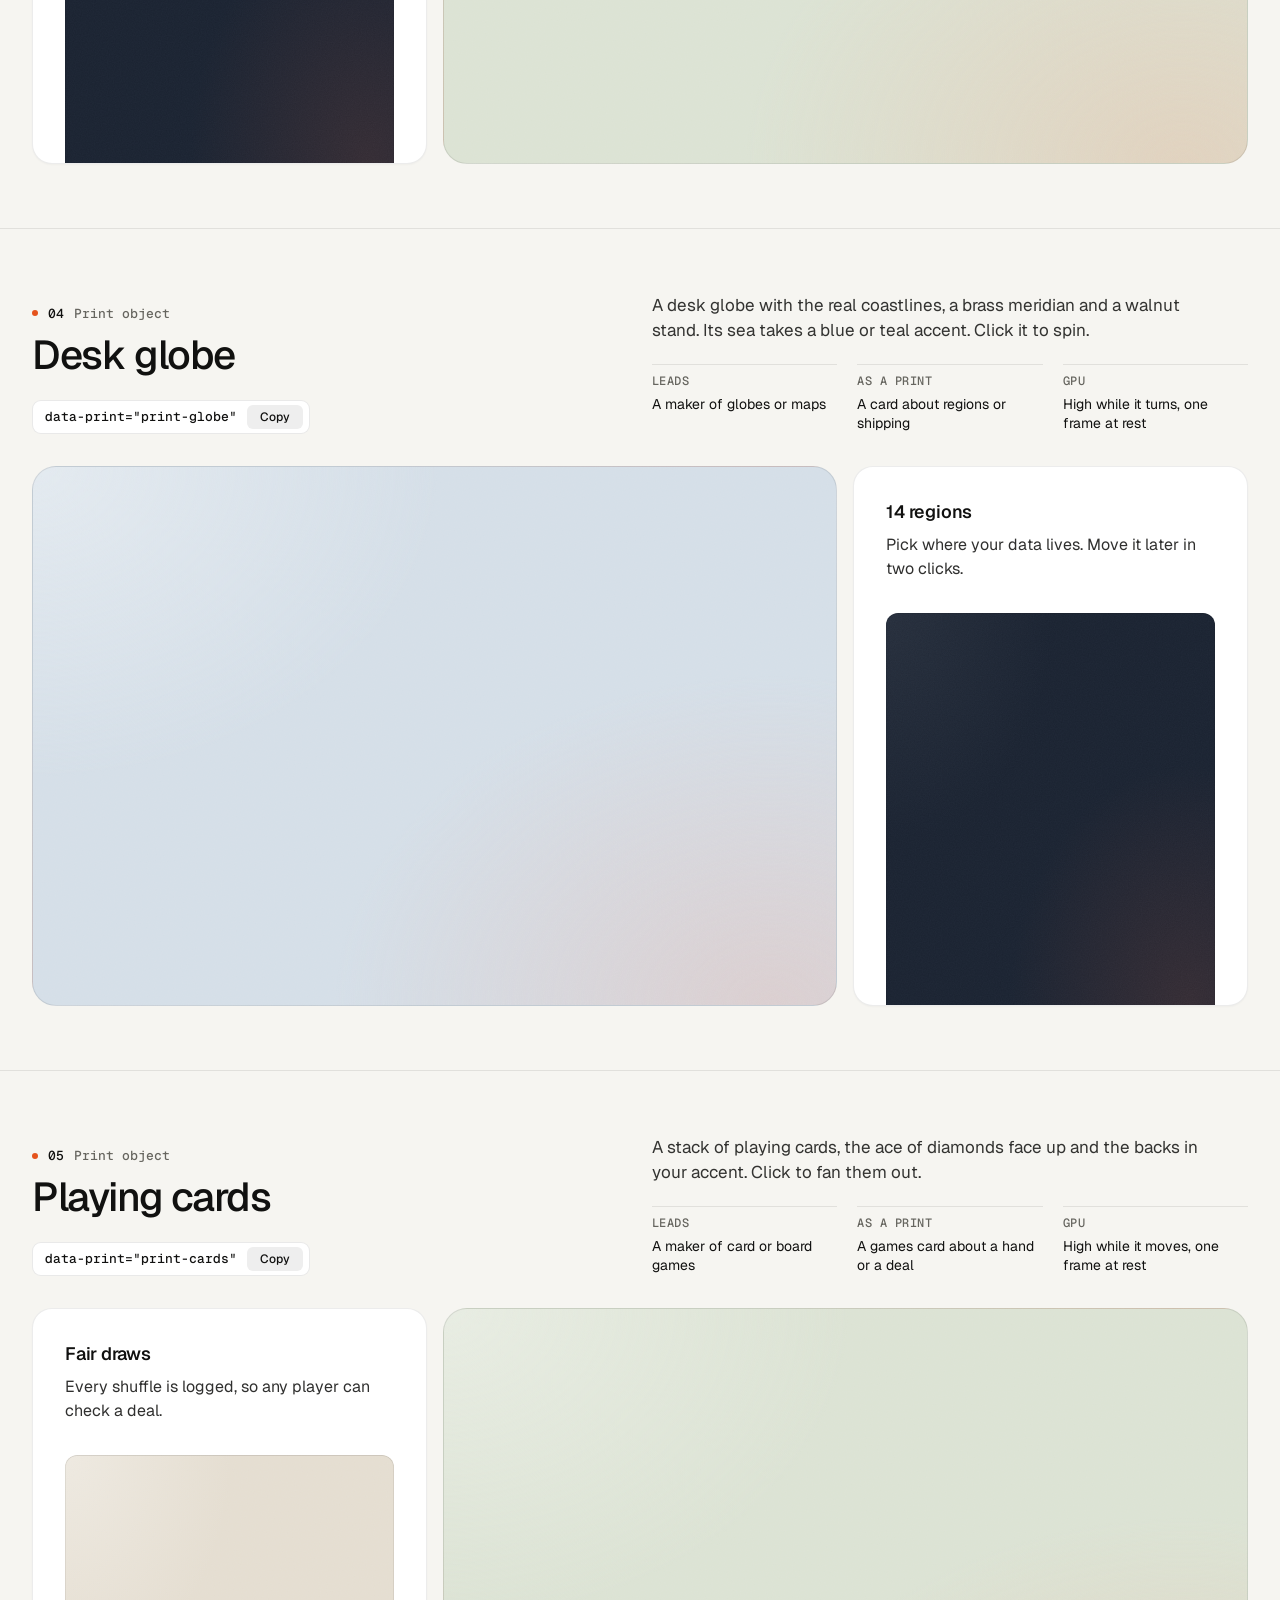
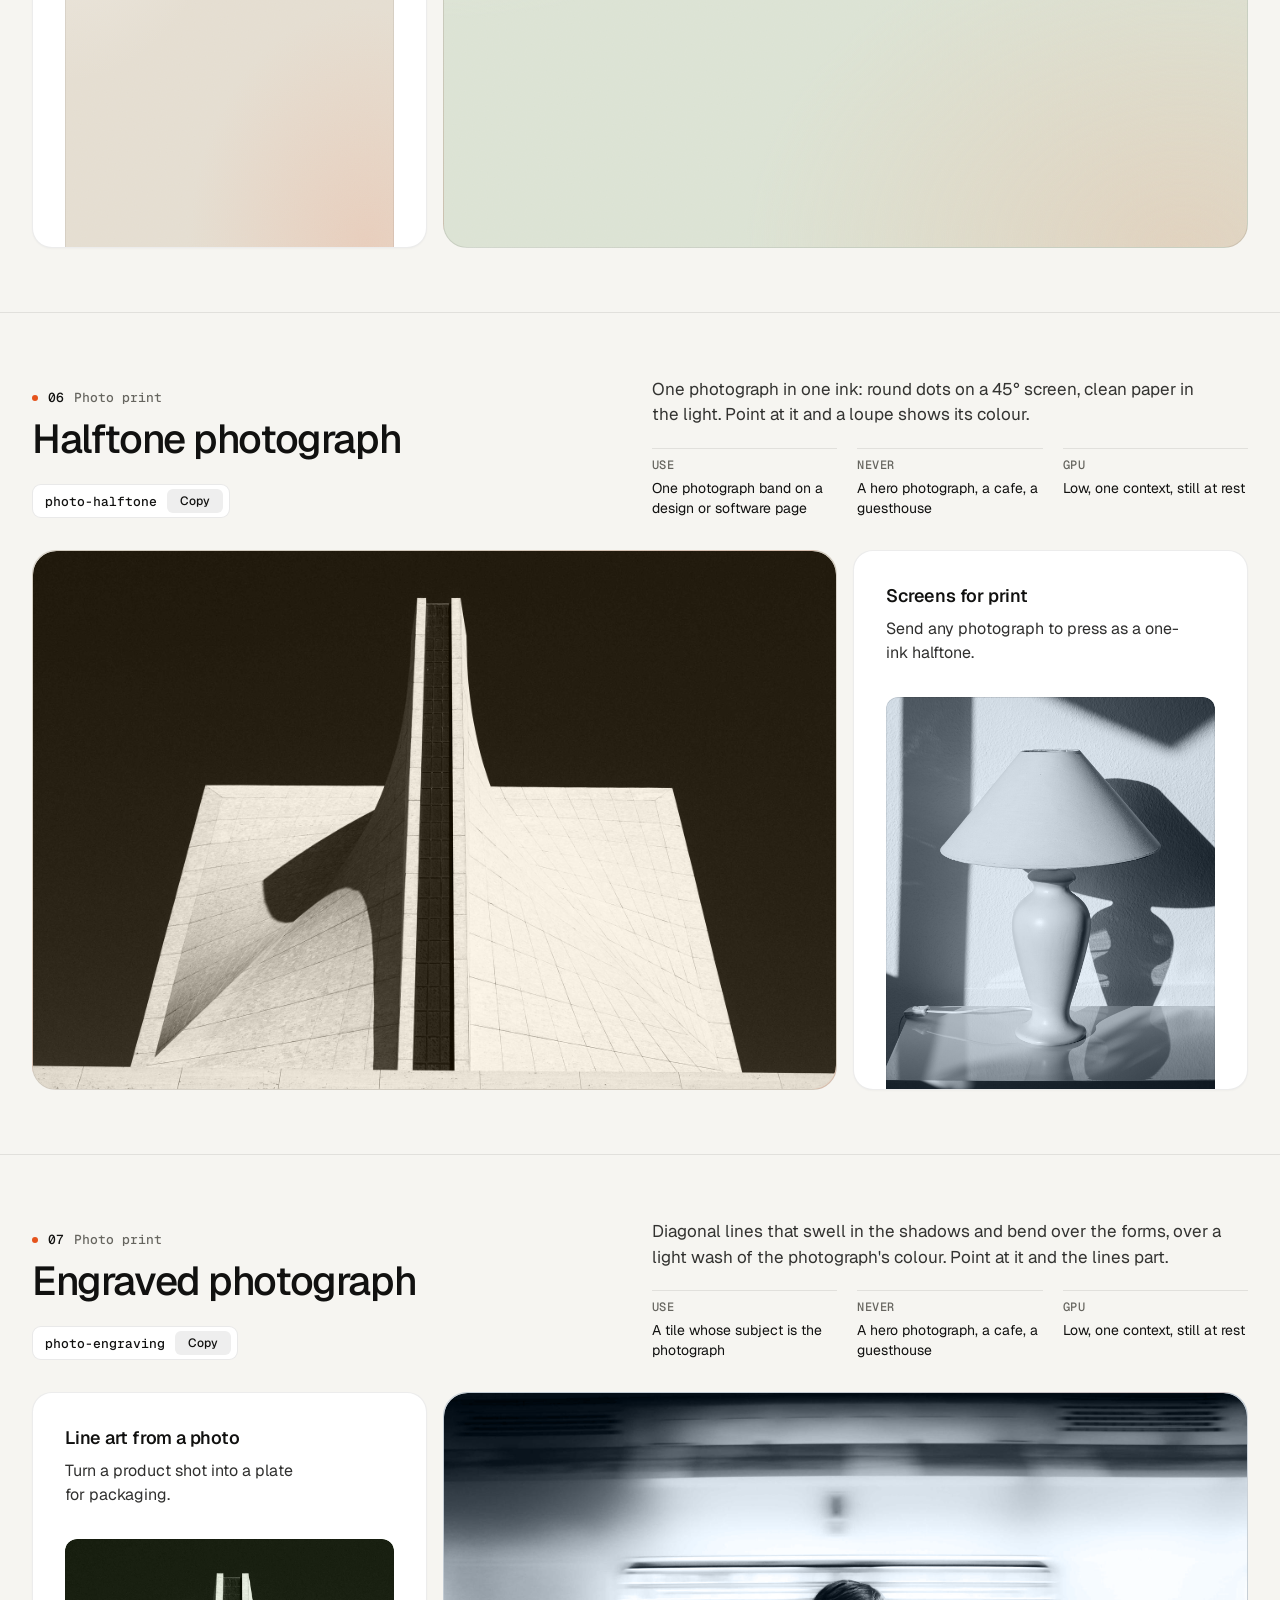
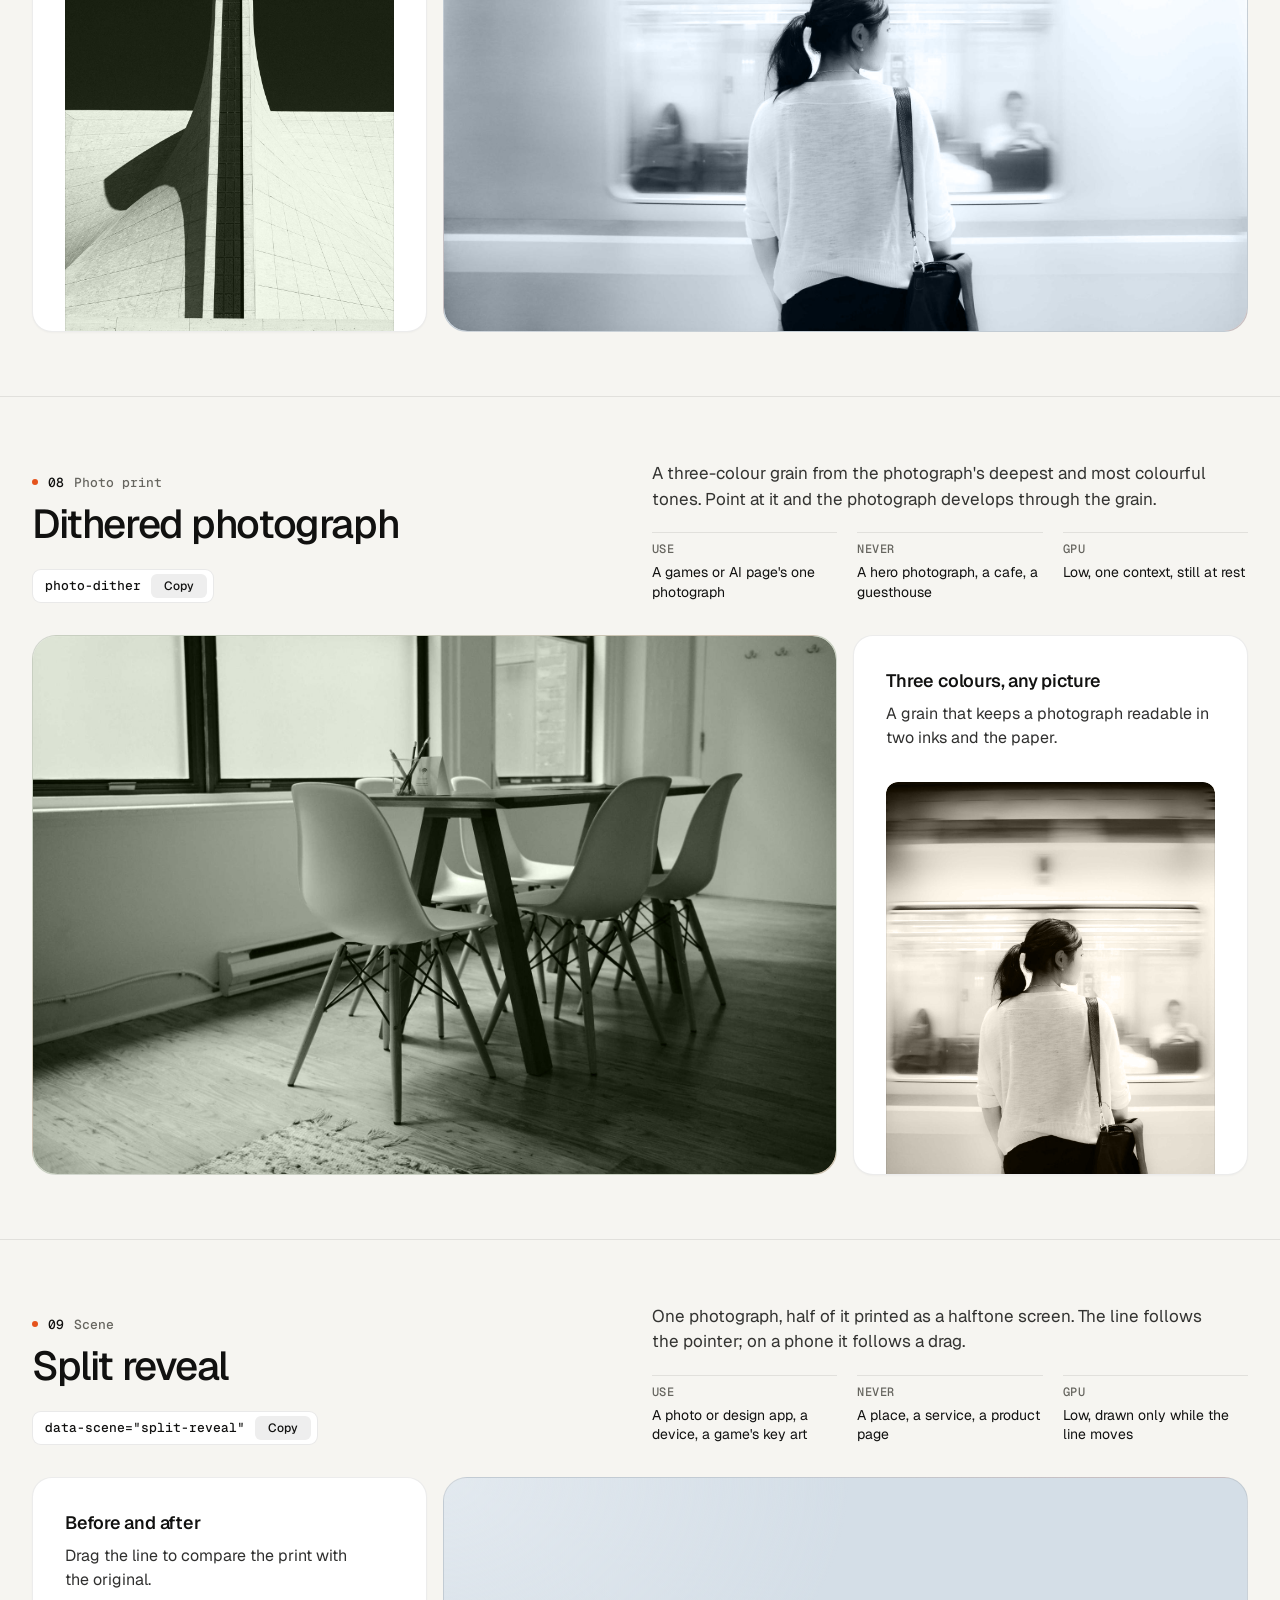
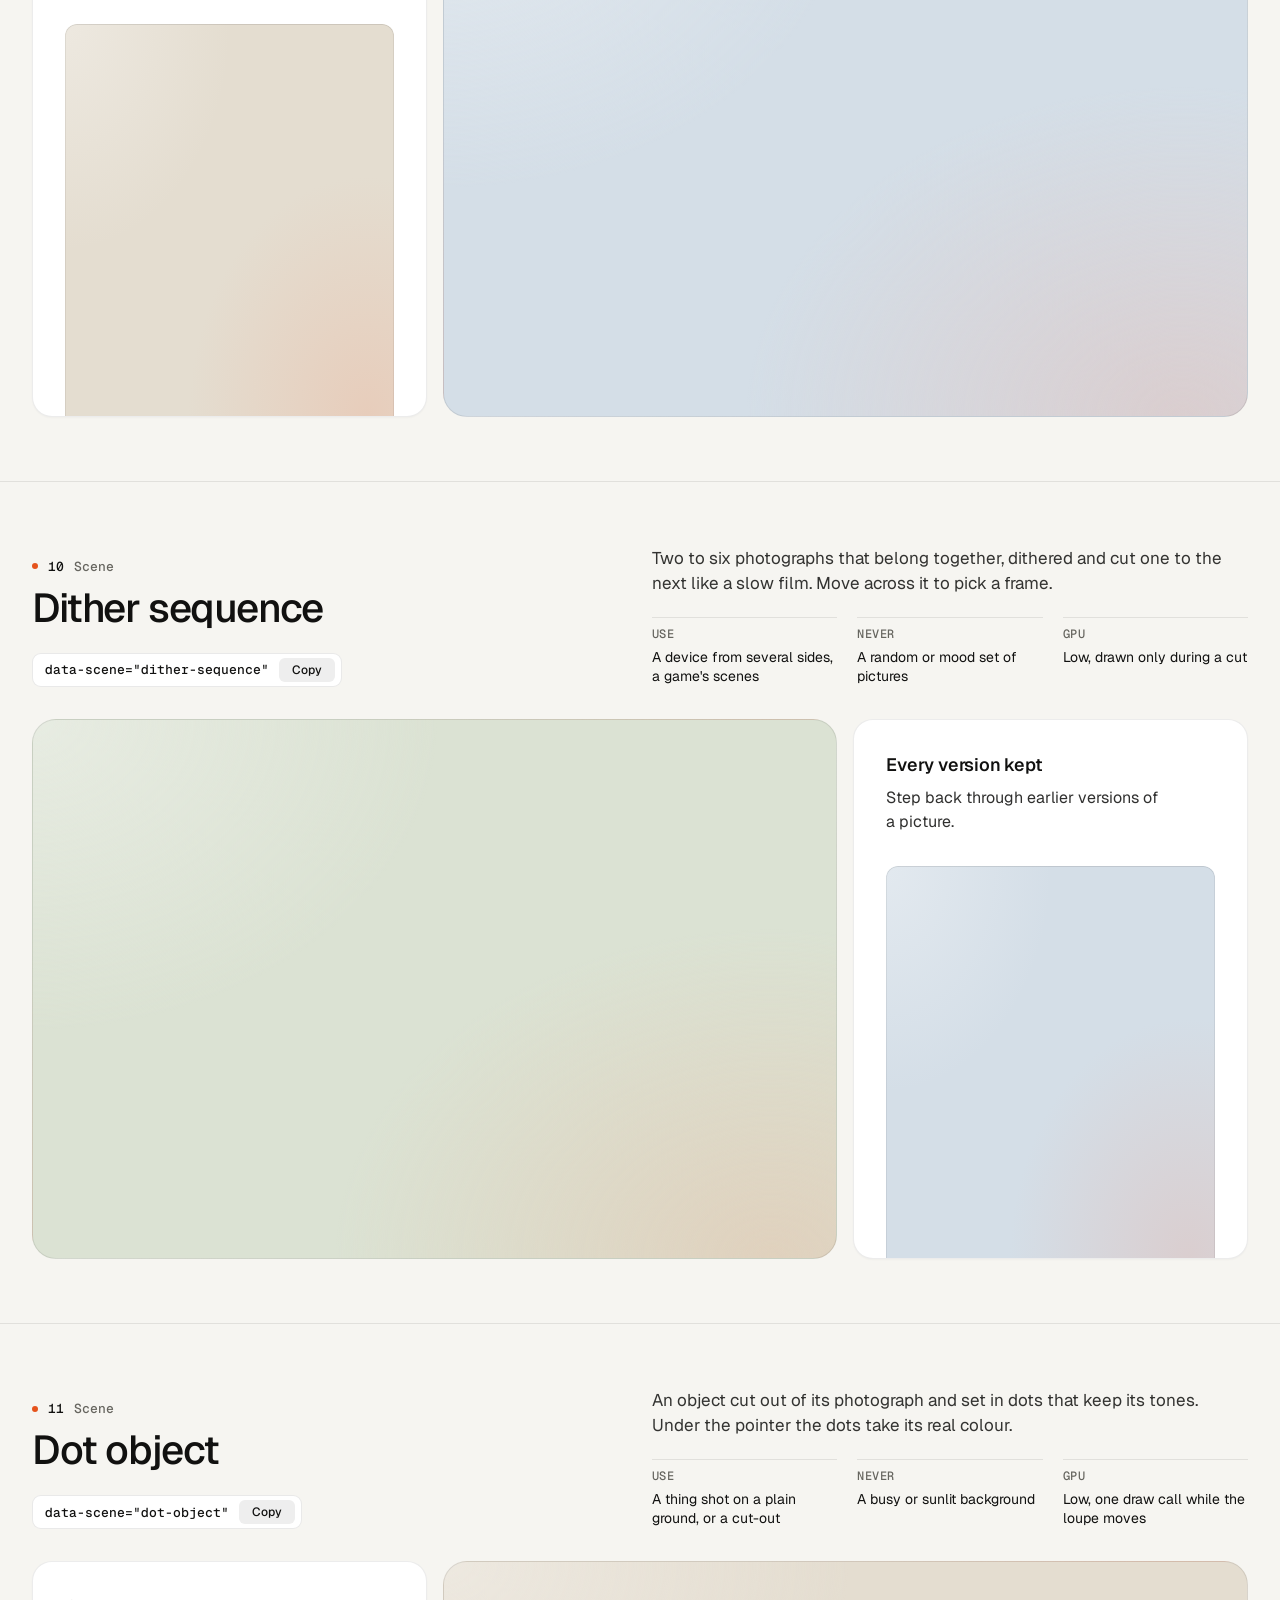
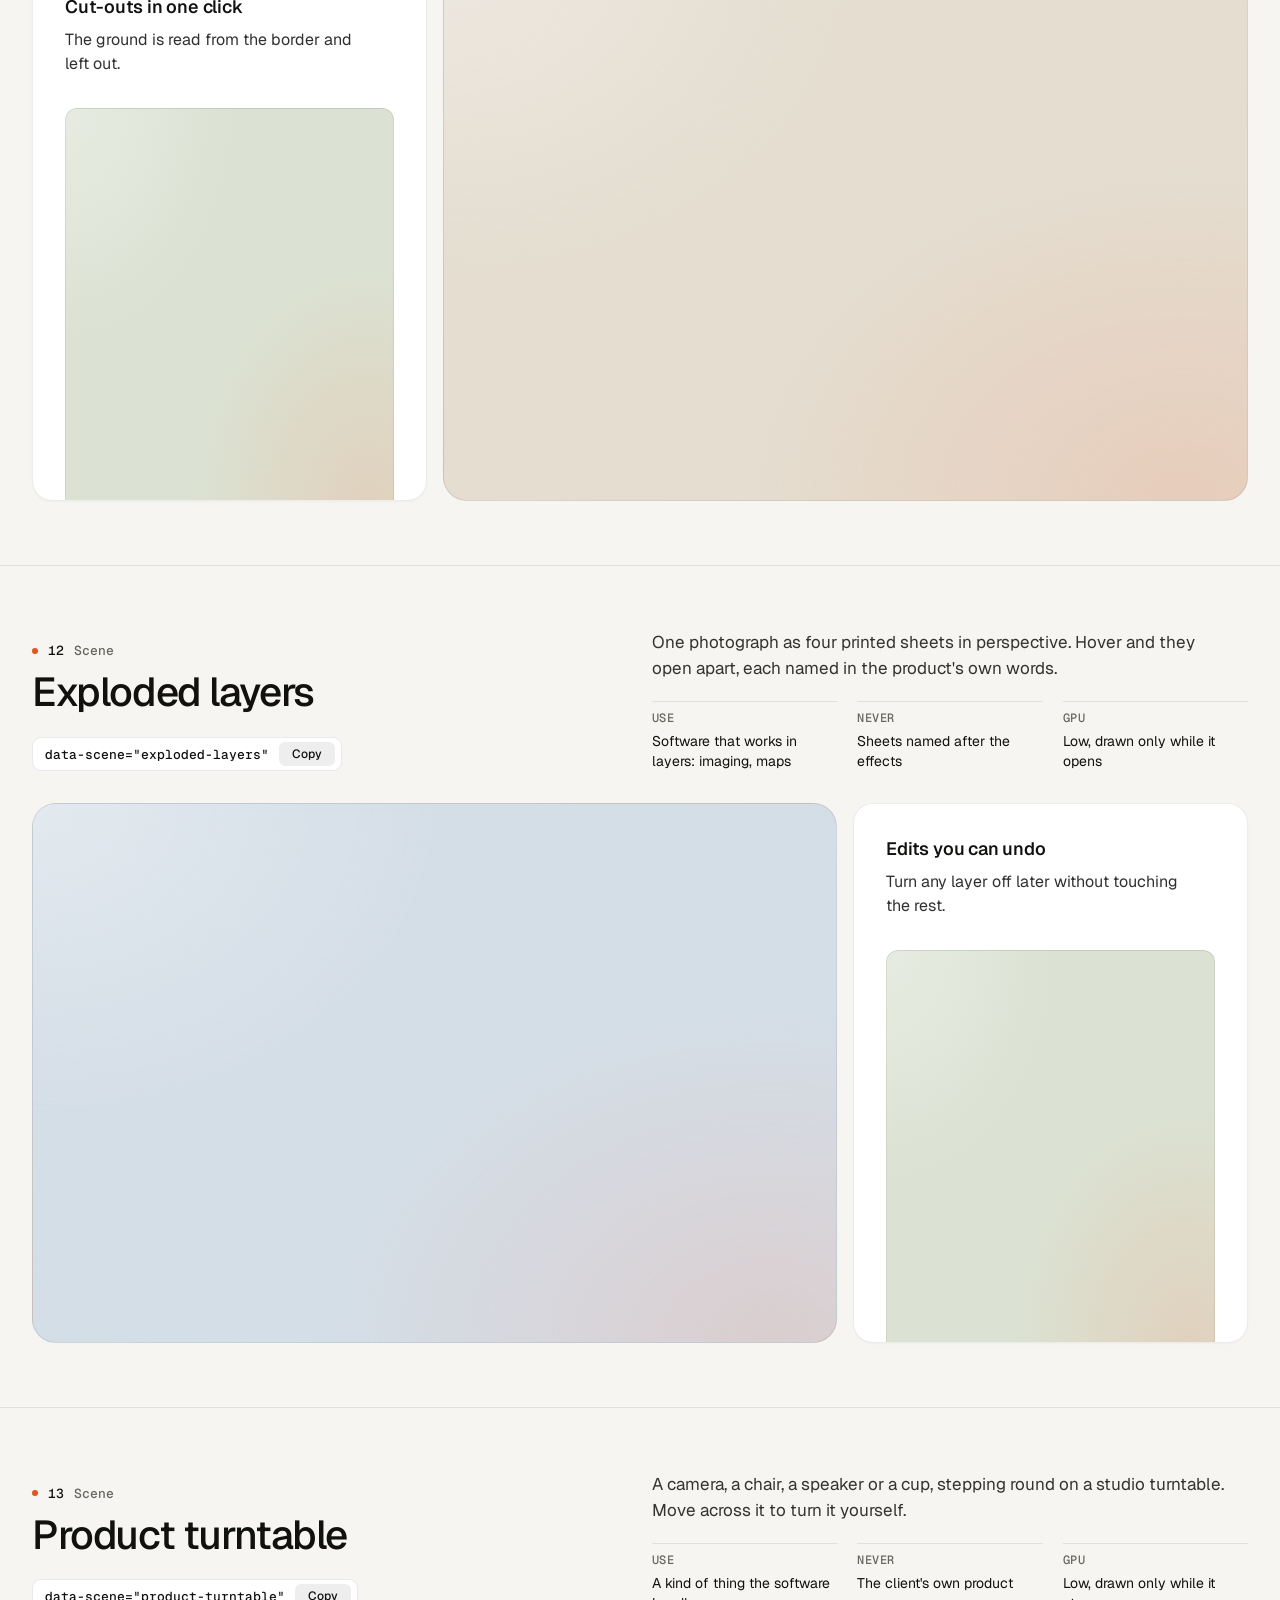
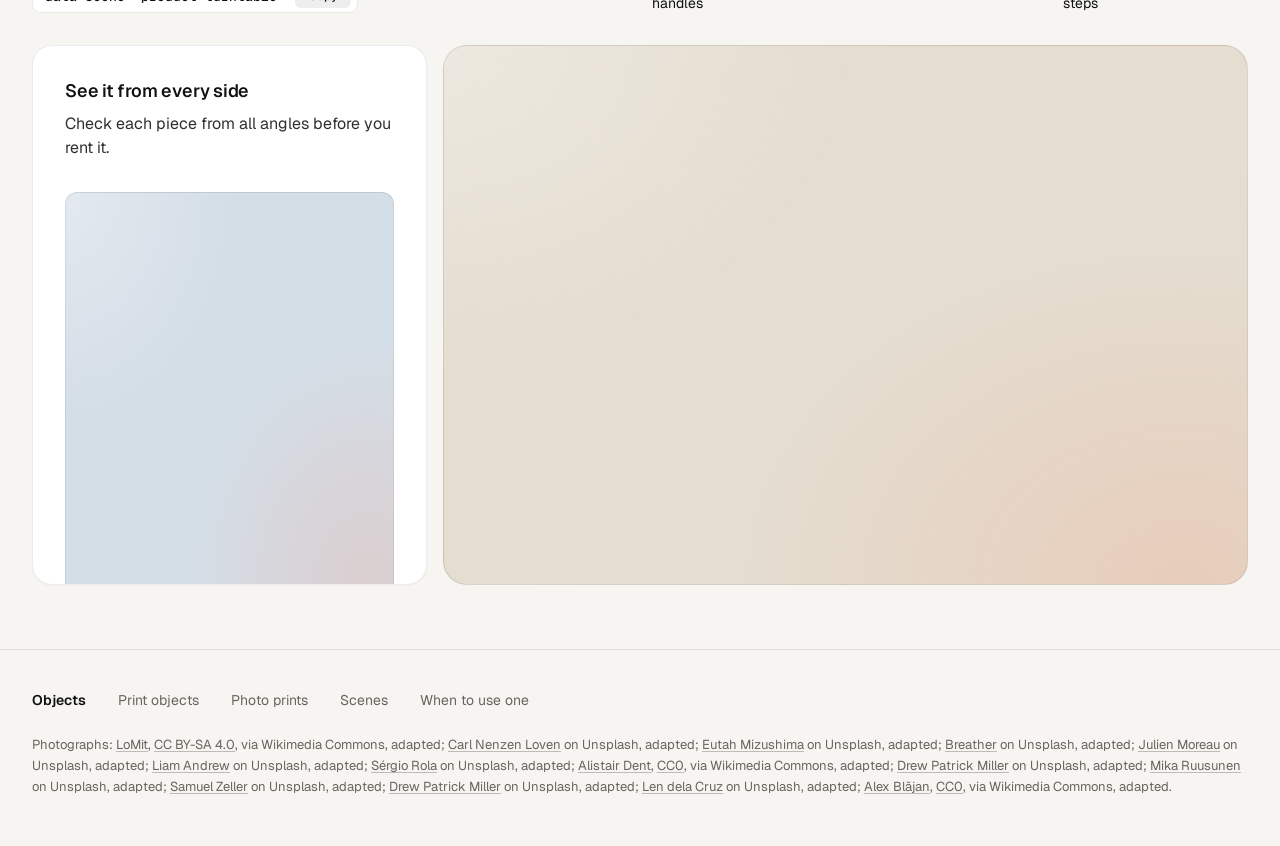
<file: assets/objects/index.html>
<!doctype html>
<html lang="en" data-palette="paper">
<head>
<script>window.__tpGlMax = 16;   /* a gallery shows many live effects at once; a page of a site keeps the default 4 (fx.js) */</script>
<meta charset="utf-8">
<meta name="viewport" content="width=device-width, initial-scale=1">
<title>Objects</title>
<meta name="description" content="Thirteen objects for one strong moment a page: products drawn in code, photographs printed by a shader, scenes that answer the pointer.">
<link rel="icon" href="data:,">
<link rel="preconnect" href="https://fonts.googleapis.com">
<link rel="preconnect" href="https://fonts.gstatic.com" crossorigin>
<link href="https://fonts.googleapis.com/css2?family=Geist:wght@300..700&family=Geist+Mono:wght@400;500&display=swap" rel="stylesheet">
<link rel="stylesheet" href="../ui/base.css">
<link rel="stylesheet" href="../ui/cards.css">
<style>
  /* palettes: page tokens, four grounds (--g1 sand, --g2 sky, --g3 sage, --g4 deep) and the globe's sea */
  :root {
    --font-text: "Geist", system-ui, sans-serif; --font-mono: "Geist Mono", ui-monospace, monospace;
    --ease: cubic-bezier(.2, .7, .2, 1);
    --gutter: 32px; --max: 1312px;
  }
  [data-palette="paper"] { --bg: #f6f5f1; --card: #ffffff; --surface: #ffffff; --ink: #111110; --muted: #66655f; --accent: #e5531c; --accent-ink: #ffffff;
    --g1: #e4ddd0; --g2: #d4dee7; --g3: #dbe2d3; --g4: #1a2230; --sea: #2f6aa8; --line: rgb(17 17 16 / 0.09); }
  [data-palette="stone"] { --bg: #e6e5e1; --card: #f3f2ef; --surface: #f3f2ef; --ink: #1a1b1d; --muted: #5d5e62; --accent: #2456d6; --accent-ink: #ffffff;
    --g1: #d6d5d0; --g2: #c9d4df; --g3: #dad3c6; --g4: #1d2633; --sea: #2456d6; --line: rgb(26 27 29 / 0.1); }
  [data-palette="graphite"] { --bg: #0b0b0c; --card: #141416; --surface: #141416; --ink: #f2f2ef; --muted: #96979c; --accent: #ff7a3c; --accent-ink: #120c08;
    --g1: #1e1d1b; --g2: #17202a; --g3: #1b201b; --g4: #23262c; --sea: #4f9be0; --line: rgb(242 242 239 / 0.09); }
  [data-palette="night"] { --bg: #070b14; --card: #0e1420; --surface: #0e1420; --ink: #e9edf3; --muted: #8b94a4; --accent: #5ab9fc; --accent-ink: #07101a;
    --g1: #121a29; --g2: #0f2231; --g3: #16202b; --g4: #1b2536; --sea: #5ab9fc; --line: rgb(233 237 243 / 0.09); }

  * { box-sizing: border-box; }
  html { scroll-padding-top: 64px; }
  html, body { margin: 0; }
  body { font-family: var(--font-text); background: var(--bg); color: var(--ink); -webkit-font-smoothing: antialiased; font-size: 16px; line-height: 1.5;
    transition: background-color 320ms var(--ease), color 320ms var(--ease); }
  a { color: inherit; }
  .wrap { max-width: var(--max); margin: 0 auto; padding: 0 var(--gutter); }

  /* ------------------------------------------------ the bar */
  .bar { position: sticky; top: 0; z-index: 30; background: color-mix(in oklab, var(--bg) 84%, transparent); backdrop-filter: blur(16px) saturate(1.2); border-bottom: 1px solid var(--line); }
  .bar__in { height: 64px; display: flex; align-items: center; gap: 32px; }
  .brand { display: inline-flex; align-items: center; gap: 10px; font-weight: 600; font-size: 15px; letter-spacing: -0.01em; text-decoration: none; }
  .brand svg { width: 22px; height: 22px; }
  .brand svg .a { fill: var(--accent); transition: transform 420ms var(--ease); transform-origin: 11px 11px; }
  .brand:hover svg .a { transform: rotate(90deg); }
  .nav { display: flex; gap: 24px; font-size: 14px; }
  .nav a { position: relative; text-decoration: none; color: var(--muted); transition: color 180ms ease; padding: 6px 0; }
  .nav a::after { content: ""; position: absolute; left: 0; right: 0; bottom: 0; height: 1px; background: currentColor; transform: scaleX(0); transform-origin: left; transition: transform 260ms var(--ease); }
  .nav a:hover { color: var(--ink); }
  .nav a:hover::after { transform: scaleX(1); }
  .sp { flex: 1; }
  .swatches { display: flex; align-items: center; gap: 6px; padding: 4px; border-radius: 999px; border: 1px solid var(--line); background: var(--card); }
  .sw { position: relative; width: 26px; height: 26px; border-radius: 50%; border: 0; padding: 0; cursor: pointer; background: linear-gradient(135deg, var(--s-bg) 0 50%, var(--s-ac) 50% 100%);
    box-shadow: inset 0 0 0 1px rgb(0 0 0 / 0.12); transition: transform 200ms var(--ease); }
  .sw::after { content: ""; position: absolute; inset: -3px; border-radius: 50%; box-shadow: 0 0 0 1.5px var(--ink); opacity: 0; transform: scale(0.8); transition: opacity 200ms ease, transform 260ms var(--ease); }
  .sw:hover { transform: scale(1.08); }
  .sw:active { transform: scale(0.94); }
  .sw[aria-pressed="true"]::after { opacity: 1; transform: scale(1); }
  .sw:focus-visible { outline: 2px solid var(--ink); outline-offset: 3px; }
  .sw-label { font-size: 13px; color: var(--muted); min-width: 60px; text-align: right; }

  /* ------------------------------------------------ grounds: a soft lit mesh of the ground's own tone, a fine grain */
  .gr, .card > .panel.gr { --calm-k: 0%; background-color: var(--pg);
    background-image:
      radial-gradient(80% 90% at 92% 100%, color-mix(in oklab, var(--accent) 13%, var(--pg)), transparent 68%),
      radial-gradient(70% 80% at 0% 0%, color-mix(in oklab, var(--lift, #ffffff) var(--lift-k, 34%), var(--pg)), transparent 72%); }
  .gr.dk, [data-palette="graphite"] .gr, [data-palette="night"] .gr { --lift: #ffffff; --lift-k: 6%; }
  .grain { position: absolute; inset: 0; z-index: 0; pointer-events: none; opacity: .32; mix-blend-mode: soft-light; border-radius: inherit;
    background-image: url("data:image/svg+xml;utf8,<svg xmlns='http://www.w3.org/2000/svg' width='160' height='160'><filter id='n'><feTurbulence type='fractalNoise' baseFrequency='.85' numOctaves='2' stitchTiles='stitch'/><feColorMatrix values='0 0 0 0 .5  0 0 0 0 .5  0 0 0 0 .5  0 0 0 .9 0'/></filter><rect width='100%' height='100%' filter='url(%23n)'/></svg>"); }
  .slot { position: absolute; inset: 0; z-index: 1; border-radius: inherit; }
  .slot > .host { position: absolute; inset: 0; border-radius: inherit; overflow: hidden; }

  /* ------------------------------------------------ hero */
  .hero { min-height: calc(100svh - 64px); display: grid; align-items: center; padding: 56px 0; }
  .hero__grid { display: grid; grid-template-columns: repeat(12, minmax(0, 1fr)); gap: 24px; align-items: center; }
  .hero__copy { grid-column: 1 / span 5; }
  .hero h1 { margin: 0; font-size: clamp(44px, 3.4vw + 12px, 72px); line-height: 1.02; letter-spacing: -0.045em; font-weight: 520; text-wrap: balance; }
  .hero__lede { margin: 24px 0 0; font-size: 19px; line-height: 1.5; color: var(--muted); max-width: 40ch; text-wrap: pretty; }
  .index { margin: 40px 0 0; padding: 0; list-style: none; border-top: 1px solid var(--line); max-width: 460px; }
  .index a { display: grid; grid-template-columns: 1fr auto 20px; align-items: center; gap: 16px; padding: 14px 0; border-bottom: 1px solid var(--line); text-decoration: none; font-size: 16px; font-weight: 500; }
  .index a span { font: 500 13px/1 var(--font-mono); color: var(--muted); }
  .index a svg { width: 16px; height: 16px; transition: transform 260ms var(--ease); }
  .index a:hover svg { transform: translateX(4px); }
  .hero__pics { grid-column: 7 / span 6; display: grid; grid-template-columns: 1fr 1fr; gap: 16px; height: min(70svh, 660px); min-height: 440px; }
  .pic { position: relative; overflow: clip; border-radius: 20px; border: 1px solid var(--line); isolation: isolate; }
  .pic img { position: absolute; inset: 0; width: 100%; height: 100%; object-fit: cover; object-position: 50% 42%; display: block; }
  .pic--down { margin-top: 48px; }

  /* ------------------------------------------------ an object, one screen */
  .obj { min-height: calc(100svh - 64px); display: grid; align-content: center; padding: 64px 0; border-top: 1px solid var(--line); }
  .obj__head { display: grid; grid-template-columns: repeat(12, minmax(0, 1fr)); gap: 24px; align-items: end; margin-bottom: 32px; }
  .obj__title { grid-column: 1 / span 5; }
  .obj__n { margin: 0 0 14px; font: 500 13px/1 var(--font-mono); color: var(--muted); display: flex; gap: 10px; align-items: center; }
  .obj__n b { color: var(--ink); font-weight: 500; }
  .obj__n i { width: 6px; height: 6px; border-radius: 50%; background: var(--accent); display: inline-block; }
  .obj h2 { margin: 0; font-size: clamp(34px, 1.9vw + 16px, 52px); line-height: 1.04; letter-spacing: -0.035em; font-weight: 520; text-wrap: balance; }
  .obj__about { grid-column: 7 / span 6; }
  .obj__line { margin: 0; font-size: 17px; line-height: 1.5; color: color-mix(in oklab, var(--ink) 82%, var(--bg)); max-width: 52ch; text-wrap: pretty; }
  .facts { display: grid; grid-template-columns: repeat(3, minmax(0, 1fr)); gap: 20px; margin: 20px 0 0; }
  .facts div { border-top: 1px solid var(--line); padding-top: 10px; }
  .facts dt { font: 500 12px/1 var(--font-mono); color: var(--muted); text-transform: uppercase; letter-spacing: .04em; }
  .facts dd { margin: 8px 0 0; font-size: 14px; line-height: 1.4; }
  .copy { margin-top: 24px; display: inline-flex; align-items: center; gap: 10px; height: 34px; padding: 0 6px 0 12px; border-radius: 9px; border: 1px solid var(--line);
    background: var(--card); color: var(--ink); font: 500 13px/1 var(--font-mono); cursor: pointer; transition: border-color 180ms ease, transform 160ms var(--ease); }
  .copy:hover { border-color: color-mix(in oklab, var(--ink) 24%, transparent); }
  .copy:active { transform: scale(0.97); }
  .copy:focus-visible { outline: 2px solid var(--ink); outline-offset: 2px; }
  .copy em { font-style: normal; display: inline-grid; place-items: center; height: 24px; padding: 0 8px; border-radius: 6px; background: color-mix(in oklab, var(--ink) 7%, transparent); font-family: var(--font-text); font-size: 12px; overflow: hidden; }
  .copy em span { grid-area: 1 / 1; transition: transform 260ms var(--ease), opacity 200ms ease; }
  .copy em span + span { transform: translateY(110%); opacity: 0; }
  .copy.done em span:first-child { transform: translateY(-110%); opacity: 0; }
  .copy.done em span + span { transform: none; opacity: 1; }

  .duo { display: grid; grid-template-columns: repeat(12, minmax(0, 1fr)); gap: 16px; height: clamp(400px, calc(100svh - 360px), 600px); }
  .big { grid-column: 1 / span 8; position: relative; overflow: clip; isolation: isolate; border-radius: 24px; border: 1px solid var(--line); }
  .duo .card { grid-column: 9 / span 4; }
  .obj:nth-of-type(even) .big { grid-column: 5 / span 8; grid-row: 1; }
  .obj:nth-of-type(even) .duo .card { grid-column: 1 / span 4; grid-row: 1; }
  .duo .card > .panel { flex: 1 1 auto; min-height: 0; }

  /* ------------------------------------------------ footer */
  .foot { border-top: 1px solid var(--line); padding: 40px 0 48px; font-size: 14px; color: var(--muted); }
  .foot__row { display: flex; flex-wrap: wrap; gap: 12px 32px; align-items: baseline; }
  .foot__row b { color: var(--ink); font-weight: 600; }
  .foot__row a { text-decoration: none; }
  .foot__row a:hover { color: var(--ink); }
  .credits { margin: 24px 0 0; font-size: 13px; line-height: 1.6; color: var(--muted); }
  .credits a { text-decoration: underline; text-decoration-color: color-mix(in oklab, currentColor 40%, transparent); text-underline-offset: 2px; }

  @media (max-width: 1023px) {
    .hero__copy, .hero__pics { grid-column: 1 / -1; }
    .hero__pics { height: auto; min-height: 0; }
    .pic { aspect-ratio: 3 / 4; }
    .obj__title, .obj__about { grid-column: 1 / -1; }
    .duo { height: auto; grid-template-columns: minmax(0, 1fr); }
    .big, .duo .card, .obj:nth-of-type(even) .big, .obj:nth-of-type(even) .duo .card { grid-column: 1 / -1; grid-row: auto; }
    .big { aspect-ratio: 4 / 3; }
    .duo .card > .panel { flex: none; height: 320px; }
  }
  @media (max-width: 760px) {
    :root { --gutter: 16px; }
    .nav, .sw-label { display: none; }
    .hero { padding: 32px 0 40px; }
    .hero__lede { font-size: 17px; }
    .hero__pics { gap: 10px; }
    .pic { border-radius: 16px; }
    .pic--down { margin-top: 28px; }
    .obj { padding: 72px 0; min-height: 0; }
    .obj .wrap { display: flex; flex-direction: column; }
    .obj__head, .obj__about { display: contents; }
    .obj__title { order: 1; margin-bottom: 16px; }
    .obj__line { order: 2; margin-bottom: 28px; }
    .duo { order: 3; }
    .facts { order: 4; margin-top: 28px; }
    .copy, .index { display: none; }
    .facts { grid-template-columns: minmax(0, 1fr); gap: 0; }
    .facts div { display: grid; grid-template-columns: 96px 1fr; gap: 12px; padding: 10px 0; }
    .facts dd { margin: 0; }
    .big { aspect-ratio: 4 / 5; border-radius: 18px; }
    .duo .card > .panel { height: 300px; }
  }
  @media (prefers-reduced-motion: reduce) { *, *::before, *::after { transition-duration: 0ms !important; } }
</style>
</head>
<body>
<header class="bar">
  <div class="wrap bar__in">
    <a class="brand" href="#top" aria-label="Objects, back to the top">
      <svg viewBox="0 0 22 22" aria-hidden="true"><rect x="1" y="1" width="20" height="20" rx="6" fill="currentColor"/><rect class="a" x="7" y="7" width="8" height="8" rx="2"/></svg>
      Objects
    </a>
    <nav class="nav" aria-label="Families">
      <a href="#print-cup">Print objects</a>
      <a href="#photo-halftone">Photo prints</a>
      <a href="#split-reveal">Scenes</a>
    </nav>
    <span class="sp"></span>
    <span class="sw-label" id="sw-label">Paper</span>
    <div class="swatches" role="group" aria-label="Palette">
      <button type="button" class="sw" data-pal="paper" aria-label="Paper" aria-pressed="true" style="--s-bg:#f6f5f1;--s-ac:#e5531c"></button>
      <button type="button" class="sw" data-pal="stone" aria-label="Stone" aria-pressed="false" style="--s-bg:#e6e5e1;--s-ac:#2456d6"></button>
      <button type="button" class="sw" data-pal="graphite" aria-label="Graphite" aria-pressed="false" style="--s-bg:#141416;--s-ac:#ff7a3c"></button>
      <button type="button" class="sw" data-pal="night" aria-label="Night" aria-pressed="false" style="--s-bg:#0e1420;--s-ac:#5ab9fc"></button>
    </div>
  </div>
</header>

<main id="top">
  <section class="hero">
    <div class="wrap hero__grid">
      <div class="hero__copy">
        <h1>Objects for one strong moment a page.</h1>
        <p class="hero__lede">Products drawn in code, photographs printed by a shader, and scenes that answer the pointer. A photograph leads where there is one. An object leads where there is none.</p>
        <ul class="index">
          <li><a href="#print-cup">Print objects <span>05</span><svg viewBox="0 0 16 16" fill="none" stroke="currentColor" stroke-width="1.5" aria-hidden="true"><path d="M3 8h10M9 4l4 4-4 4"/></svg></a></li>
          <li><a href="#photo-halftone">Photo prints <span>03</span><svg viewBox="0 0 16 16" fill="none" stroke="currentColor" stroke-width="1.5" aria-hidden="true"><path d="M3 8h10M9 4l4 4-4 4"/></svg></a></li>
          <li><a href="#split-reveal">Scenes <span>05</span><svg viewBox="0 0 16 16" fill="none" stroke="currentColor" stroke-width="1.5" aria-hidden="true"><path d="M3 8h10M9 4l4 4-4 4"/></svg></a></li>
        </ul>
      </div>
      <div class="hero__pics">
        <div class="pic"><img src="photo-kit/photos/lamp.jpg" width="1280" height="1757" alt="Cream ceramic table lamp on a glossy side table in low sun" decoding="async"></div>
        <article class="pic pic--down gr" style="--pg: var(--g1)" aria-label="A balanced-arm desk lamp">
          <div class="grain"></div>
          <div class="slot" data-slot='{"kind":"print","id":"print-lamp","place":"card","ground":"g1","params":{"size":1.06,"x":-0.08,"y":-0.2}}'></div>
        </article>
      </div>
    </div>
  </section>

  <!-- ===================================================== print objects -->
  <section class="obj" id="print-cup">
    <div class="wrap">
      <div class="obj__head">
        <div class="obj__title"><p class="obj__n"><i></i><b>01</b> Print object</p><h2>Cup and saucer</h2>
          <button type="button" class="copy" data-copy='<div data-print="print-cup" data-print-place="card"></div>'>data-print="print-cup"<em><span>Copy</span><span>Copied</span></em></button></div>
        <div class="obj__about">
          <p class="obj__line">A porcelain cup of coffee on its saucer, the glaze in your accent. Click it to stir.</p>
          <dl class="facts"><div><dt>Leads</dt><dd>A tableware maker with no photographs</dd></div><div><dt>As a print</dt><dd>A software card about a morning</dd></div><div><dt>GPU</dt><dd>High while it turns, one frame at rest</dd></div></dl>
        </div>
      </div>
      <div class="duo">
        <article class="big gr" style="--pg: var(--g1)"><div class="grain"></div>
          <div class="slot" data-slot='{"kind":"print","id":"print-cup","place":"hero","ground":"g1","params":{"size":0.96,"x":0.16,"y":-0.04}}'></div></article>
        <article class="card"><h3>Morning digest</h3><p>One email at 8:00 with everything that changed overnight.</p>
          <div class="panel gr" style="--pg: var(--g2)"><div class="grain"></div>
            <div class="slot" data-slot='{"kind":"print","id":"print-cup","place":"card","ground":"g2","params":{"effect":"halftone","turn":0}}'></div></div></article>
      </div>
    </div>
  </section>

  <section class="obj" id="print-wheel">
    <div class="wrap">
      <div class="obj__head">
        <div class="obj__title"><p class="obj__n"><i></i><b>02</b> Print object</p><h2>Bicycle wheel</h2>
          <button type="button" class="copy" data-copy='<div data-print="print-wheel" data-print-place="card"></div>'>data-print="print-wheel"<em><span>Copy</span><span>Copied</span></em></button></div>
        <div class="obj__about">
          <p class="obj__line">A road wheel with a tan-wall tyre, an alloy rim and 24 spokes, the hub in your accent. Click it to spin it up.</p>
          <dl class="facts"><div><dt>Leads</dt><dd>A maker of wheels or hubs, never a whole bike</dd></div><div><dt>As a print</dt><dd>A card about speed or a mechanism</dd></div><div><dt>GPU</dt><dd>High while it turns, one frame at rest</dd></div></dl>
        </div>
      </div>
      <div class="duo">
        <article class="big gr" style="--pg: var(--g2)"><div class="grain"></div>
          <div class="slot" data-slot='{"kind":"print","id":"print-wheel","place":"card","ground":"g2","params":{"size":1.34,"x":-0.08,"y":-0.3}}'></div></article>
        <article class="card"><h3>Background sync</h3><p>Runs every five minutes, whether the app is open or not.</p>
          <div class="panel gr" style="--pg: var(--g3)"><div class="grain"></div>
            <div class="slot" data-slot='{"kind":"print","id":"print-wheel","place":"card","ground":"g3","params":{"effect":"halftone","turn":0}}'></div></div></article>
      </div>
    </div>
  </section>

  <section class="obj" id="print-lamp">
    <div class="wrap">
      <div class="obj__head">
        <div class="obj__title"><p class="obj__n"><i></i><b>03</b> Print object</p><h2>Desk lamp</h2>
          <button type="button" class="copy" data-copy='<div data-print="print-lamp" data-print-place="card"></div>'>data-print="print-lamp"<em><span>Copy</span><span>Copied</span></em></button></div>
        <div class="obj__about">
          <p class="obj__line">A balanced-arm desk lamp on chrome springs, the base and shade enamelled in your accent. Click it to switch it on.</p>
          <dl class="facts"><div><dt>Leads</dt><dd>A lighting maker with no photographs</dd></div><div><dt>As a print</dt><dd>A card about focus or working late</dd></div><div><dt>GPU</dt><dd>High while it moves, one frame at rest</dd></div></dl>
        </div>
      </div>
      <div class="duo">
        <article class="big gr" style="--pg: var(--g3)"><div class="grain"></div>
          <div class="slot" data-slot='{"kind":"print","id":"print-lamp","place":"hero","ground":"g3","params":{"size":0.98,"x":0.14,"y":-0.06,"angle":-24}}'></div></article>
        <article class="card"><h3>Focus mode</h3><p>Alerts wait until you switch it off.</p>
          <div class="panel gr dk" style="--pg: var(--g4)"><div class="grain"></div>
            <div class="slot" data-slot='{"kind":"print","id":"print-lamp","place":"card","ground":"g4","params":{"effect":"dither","step":1,"turn":0}}' aria-label="A desk lamp, switched on"></div></div></article>
      </div>
    </div>
  </section>

  <section class="obj" id="print-globe">
    <div class="wrap">
      <div class="obj__head">
        <div class="obj__title"><p class="obj__n"><i></i><b>04</b> Print object</p><h2>Desk globe</h2>
          <button type="button" class="copy" data-copy='<div data-print="print-globe" data-print-place="card" data-print-params=&apos;{"effect":"engrave"}&apos;></div>'>data-print="print-globe"<em><span>Copy</span><span>Copied</span></em></button></div>
        <div class="obj__about">
          <p class="obj__line">A desk globe with the real coastlines, a brass meridian and a walnut stand. Its sea takes a blue or teal accent. Click it to spin.</p>
          <dl class="facts"><div><dt>Leads</dt><dd>A maker of globes or maps</dd></div><div><dt>As a print</dt><dd>A card about regions or shipping</dd></div><div><dt>GPU</dt><dd>High while it turns, one frame at rest</dd></div></dl>
        </div>
      </div>
      <div class="duo">
        <article class="big gr" style="--pg: var(--g2)"><div class="grain"></div>
          <div class="slot" data-slot='{"kind":"print","id":"print-globe","place":"card","ground":"g2","sea":true,"params":{"size":1.3,"x":-0.1,"y":-0.3}}'></div></article>
        <article class="card"><h3>14 regions</h3><p>Pick where your data lives. Move it later in two clicks.</p>
          <div class="panel gr dk" style="--pg: var(--g4)"><div class="grain"></div>
            <div class="slot" data-slot='{"kind":"print","id":"print-globe","place":"card","ground":"g4","sea":true,"params":{"effect":"engrave","turn":0}}'></div></div></article>
      </div>
    </div>
  </section>

  <section class="obj" id="print-cards">
    <div class="wrap">
      <div class="obj__head">
        <div class="obj__title"><p class="obj__n"><i></i><b>05</b> Print object</p><h2>Playing cards</h2>
          <button type="button" class="copy" data-copy='<div data-print="print-cards" data-print-place="card"></div>'>data-print="print-cards"<em><span>Copy</span><span>Copied</span></em></button></div>
        <div class="obj__about">
          <p class="obj__line">A stack of playing cards, the ace of diamonds face up and the backs in your accent. Click to fan them out.</p>
          <dl class="facts"><div><dt>Leads</dt><dd>A maker of card or board games</dd></div><div><dt>As a print</dt><dd>A games card about a hand or a deal</dd></div><div><dt>GPU</dt><dd>High while it moves, one frame at rest</dd></div></dl>
        </div>
      </div>
      <div class="duo">
        <article class="big gr" style="--pg: var(--g3)"><div class="grain"></div>
          <div class="slot" data-slot='{"kind":"print","id":"print-cards","place":"hero","ground":"g3","params":{"size":0.98,"x":0.16,"y":-0.04}}'></div></article>
        <article class="card"><h3>Fair draws</h3><p>Every shuffle is logged, so any player can check a deal.</p>
          <div class="panel gr" style="--pg: var(--g1)"><div class="grain"></div>
            <div class="slot" data-slot='{"kind":"print","id":"print-cards","place":"card","ground":"g1","params":{"effect":"halftone","turn":0}}'></div></div></article>
      </div>
    </div>
  </section>

  <!-- ===================================================== photo prints -->
  <section class="obj" id="photo-halftone">
    <div class="wrap">
      <div class="obj__head">
        <div class="obj__title"><p class="obj__n"><i></i><b>06</b> Photo print</p><h2>Halftone photograph</h2>
          <button type="button" class="copy" data-copy="import print from './assets/objects/photo-halftone/object.js'; print.mount(frame, { palette: fx.readPalette(frame) });">photo-halftone<em><span>Copy</span><span>Copied</span></em></button></div>
        <div class="obj__about">
          <p class="obj__line">One photograph in one ink: round dots on a 45° screen, clean paper in the light. Point at it and a loupe shows its colour.</p>
          <dl class="facts"><div><dt>Use</dt><dd>One photograph band on a design or software page</dd></div><div><dt>Never</dt><dd>A hero photograph, a cafe, a guesthouse</dd></div><div><dt>GPU</dt><dd>Low, one context, still at rest</dd></div></dl>
        </div>
      </div>
      <div class="duo">
        <article class="big gr" style="--pg: var(--g1)">
          <div class="slot" data-slot='{"kind":"photo","id":"photo-halftone","ground":"g1","photo":"concrete"}'></div></article>
        <article class="card"><h3>Screens for print</h3><p>Send any photograph to press as a one-ink halftone.</p>
          <div class="panel gr" style="--pg: var(--g2)">
            <div class="slot" data-slot='{"kind":"photo","id":"photo-halftone","ground":"g2","photo":"lamp","params":{"tint":1}}'></div></div></article>
      </div>
    </div>
  </section>

  <section class="obj" id="photo-engraving">
    <div class="wrap">
      <div class="obj__head">
        <div class="obj__title"><p class="obj__n"><i></i><b>07</b> Photo print</p><h2>Engraved photograph</h2>
          <button type="button" class="copy" data-copy="import print from './assets/objects/photo-engraving/object.js'; print.mount(frame, { palette: fx.readPalette(frame) });">photo-engraving<em><span>Copy</span><span>Copied</span></em></button></div>
        <div class="obj__about">
          <p class="obj__line">Diagonal lines that swell in the shadows and bend over the forms, over a light wash of the photograph's colour. Point at it and the lines part.</p>
          <dl class="facts"><div><dt>Use</dt><dd>A tile whose subject is the photograph</dd></div><div><dt>Never</dt><dd>A hero photograph, a cafe, a guesthouse</dd></div><div><dt>GPU</dt><dd>Low, one context, still at rest</dd></div></dl>
        </div>
      </div>
      <div class="duo">
        <article class="big gr" style="--pg: var(--g2)">
          <div class="slot" data-slot='{"kind":"photo","id":"photo-engraving","ground":"g2","photo":"platform","photoDark":"concrete"}'></div></article>
        <article class="card"><h3>Line art from a photo</h3><p>Turn a product shot into a plate for packaging.</p>
          <div class="panel gr" style="--pg: var(--g3)">
            <div class="slot" data-slot='{"kind":"photo","id":"photo-engraving","ground":"g3","photo":"concrete","photoDark":"room"}'></div></div></article>
      </div>
    </div>
  </section>

  <section class="obj" id="photo-dither">
    <div class="wrap">
      <div class="obj__head">
        <div class="obj__title"><p class="obj__n"><i></i><b>08</b> Photo print</p><h2>Dithered photograph</h2>
          <button type="button" class="copy" data-copy="import print from './assets/objects/photo-dither/object.js'; print.mount(frame, { palette: fx.readPalette(frame) });">photo-dither<em><span>Copy</span><span>Copied</span></em></button></div>
        <div class="obj__about">
          <p class="obj__line">A three-colour grain from the photograph's deepest and most colourful tones. Point at it and the photograph develops through the grain.</p>
          <dl class="facts"><div><dt>Use</dt><dd>A games or AI page's one photograph</dd></div><div><dt>Never</dt><dd>A hero photograph, a cafe, a guesthouse</dd></div><div><dt>GPU</dt><dd>Low, one context, still at rest</dd></div></dl>
        </div>
      </div>
      <div class="duo">
        <article class="big gr" style="--pg: var(--g3)">
          <div class="slot" data-slot='{"kind":"photo","id":"photo-dither","ground":"g3","photo":"room"}'></div></article>
        <article class="card"><h3>Three colours, any picture</h3><p>A grain that keeps a photograph readable in two inks and the paper.</p>
          <div class="panel gr" style="--pg: var(--g1)">
            <div class="slot" data-slot='{"kind":"photo","id":"photo-dither","ground":"g1","photo":"platform"}'></div></div></article>
      </div>
    </div>
  </section>

  <!-- ===================================================== scenes -->
  <section class="obj" id="split-reveal">
    <div class="wrap">
      <div class="obj__head">
        <div class="obj__title"><p class="obj__n"><i></i><b>09</b> Scene</p><h2>Split reveal</h2>
          <button type="button" class="copy" data-copy='<div data-scene="split-reveal" data-scene-src="assets/img/photo.jpg"></div>'>data-scene="split-reveal"<em><span>Copy</span><span>Copied</span></em></button></div>
        <div class="obj__about">
          <p class="obj__line">One photograph, half of it printed as a halftone screen. The line follows the pointer; on a phone it follows a drag.</p>
          <dl class="facts"><div><dt>Use</dt><dd>A photo or design app, a device, a game's key art</dd></div><div><dt>Never</dt><dd>A place, a service, a product page</dd></div><div><dt>GPU</dt><dd>Low, drawn only while the line moves</dd></div></dl>
        </div>
      </div>
      <div class="duo">
        <article class="big gr" style="--pg: var(--g2)">
          <div class="slot" data-slot='{"kind":"scene","id":"split-reveal","ground":"g2","src":"default"}'></div></article>
        <article class="card"><h3>Before and after</h3><p>Drag the line to compare the print with the original.</p>
          <div class="panel gr" style="--pg: var(--g1)">
            <div class="slot" data-slot='{"kind":"scene","id":"split-reveal","ground":"g1","src":"roof","params":{"side":"right","split":0.42}}'></div></div></article>
      </div>
    </div>
  </section>

  <section class="obj" id="dither-sequence">
    <div class="wrap">
      <div class="obj__head">
        <div class="obj__title"><p class="obj__n"><i></i><b>10</b> Scene</p><h2>Dither sequence</h2>
          <button type="button" class="copy" data-copy='<div data-scene="dither-sequence" data-scene-src=&apos;[{"src":"a.jpg"},{"src":"b.jpg"}]&apos;></div>'>data-scene="dither-sequence"<em><span>Copy</span><span>Copied</span></em></button></div>
        <div class="obj__about">
          <p class="obj__line">Two to six photographs that belong together, dithered and cut one to the next like a slow film. Move across it to pick a frame.</p>
          <dl class="facts"><div><dt>Use</dt><dd>A device from several sides, a game's scenes</dd></div><div><dt>Never</dt><dd>A random or mood set of pictures</dd></div><div><dt>GPU</dt><dd>Low, drawn only during a cut</dd></div></dl>
        </div>
      </div>
      <div class="duo">
        <article class="big gr" style="--pg: var(--g3)">
          <div class="slot" data-slot='{"kind":"scene","id":"dither-sequence","ground":"g3","src":"default"}'></div></article>
        <article class="card"><h3>Every version kept</h3><p>Step back through earlier versions of a picture.</p>
          <div class="panel gr" style="--pg: var(--g2)">
            <div class="slot" data-slot='{"kind":"scene","id":"dither-sequence","ground":"g2","src":"spirals","params":{"fit":"contain","autoplay":0}}'></div></div></article>
      </div>
    </div>
  </section>

  <section class="obj" id="dot-object">
    <div class="wrap">
      <div class="obj__head">
        <div class="obj__title"><p class="obj__n"><i></i><b>11</b> Scene</p><h2>Dot object</h2>
          <button type="button" class="copy" data-copy='<div data-scene="dot-object" data-scene-src="assets/img/object-on-white.jpg"></div>'>data-scene="dot-object"<em><span>Copy</span><span>Copied</span></em></button></div>
        <div class="obj__about">
          <p class="obj__line">An object cut out of its photograph and set in dots that keep its tones. Under the pointer the dots take its real colour.</p>
          <dl class="facts"><div><dt>Use</dt><dd>A thing shot on a plain ground, or a cut-out</dd></div><div><dt>Never</dt><dd>A busy or sunlit background</dd></div><div><dt>GPU</dt><dd>Low, one draw call while the loupe moves</dd></div></dl>
        </div>
      </div>
      <div class="duo">
        <article class="big gr" style="--pg: var(--g1)">
          <div class="slot" data-slot='{"kind":"scene","id":"dot-object","ground":"g1","src":"default"}'></div></article>
        <article class="card"><h3>Cut-outs in one click</h3><p>The ground is read from the border and left out.</p>
          <div class="panel gr" style="--pg: var(--g3)">
            <div class="slot" data-slot='{"kind":"scene","id":"dot-object","ground":"g3","src":"dahlia"}'></div></div></article>
      </div>
    </div>
  </section>

  <section class="obj" id="exploded-layers">
    <div class="wrap">
      <div class="obj__head">
        <div class="obj__title"><p class="obj__n"><i></i><b>12</b> Scene</p><h2>Exploded layers</h2>
          <button type="button" class="copy" data-copy='<div data-scene="exploded-layers" data-scene-src="assets/img/photo.jpg" data-scene-params=&apos;{"names":["Photo","Colour","Light","Depth"]}&apos;></div>'>data-scene="exploded-layers"<em><span>Copy</span><span>Copied</span></em></button></div>
        <div class="obj__about">
          <p class="obj__line">One photograph as four printed sheets in perspective. Hover and they open apart, each named in the product's own words.</p>
          <dl class="facts"><div><dt>Use</dt><dd>Software that works in layers: imaging, maps</dd></div><div><dt>Never</dt><dd>Sheets named after the effects</dd></div><div><dt>GPU</dt><dd>Low, drawn only while it opens</dd></div></dl>
        </div>
      </div>
      <div class="duo">
        <article class="big gr" style="--pg: var(--g2)">
          <div class="slot" data-slot='{"kind":"scene","id":"exploded-layers","ground":"g2","src":"default","params":{"names":["Photo","Colour","Light","Depth"]}}'></div></article>
        <article class="card"><h3>Edits you can undo</h3><p>Turn any layer off later without touching the rest.</p>
          <div class="panel gr" style="--pg: var(--g3)">
            <div class="slot" data-slot='{"kind":"scene","id":"exploded-layers","ground":"g3","src":"lattice"}'></div></div></article>
      </div>
    </div>
  </section>

  <section class="obj" id="product-turntable">
    <div class="wrap">
      <div class="obj__head">
        <div class="obj__title"><p class="obj__n"><i></i><b>13</b> Scene</p><h2>Product turntable</h2>
          <button type="button" class="copy" data-copy='<div data-scene="product-turntable" data-scene-params=&apos;{"form":"chair"}&apos;></div>'>data-scene="product-turntable"<em><span>Copy</span><span>Copied</span></em></button></div>
        <div class="obj__about">
          <p class="obj__line">A camera, a chair, a speaker or a cup, stepping round on a studio turntable. Move across it to turn it yourself.</p>
          <dl class="facts"><div><dt>Use</dt><dd>A kind of thing the software handles</dd></div><div><dt>Never</dt><dd>The client's own product</dd></div><div><dt>GPU</dt><dd>Low, drawn only while it steps</dd></div></dl>
        </div>
      </div>
      <div class="duo">
        <article class="big gr" style="--pg: var(--g1)">
          <div class="slot" data-slot='{"kind":"scene","id":"product-turntable","ground":"g1","params":{"form":"camera"}}' aria-label="A camera on a turntable"></div></article>
        <article class="card"><h3>See it from every side</h3><p>Check each piece from all angles before you rent it.</p>
          <div class="panel gr" style="--pg: var(--g2)">
            <div class="slot" data-slot='{"kind":"scene","id":"product-turntable","ground":"g2","params":{"form":"chair","start":-40,"autoplay":0}}' aria-label="A side chair"></div></div></article>
      </div>
    </div>
  </section>
</main>

<footer class="foot">
  <div class="wrap">
    <div class="foot__row">
      <b>Objects</b>
      <a href="_print-core/README.md">Print objects</a>
      <a href="photo-kit/README.md">Photo prints</a>
      <a href="_scenes/README.md">Scenes</a>
      <a href="../../references/effects-objects.md">When to use one</a>
    </div>
    <p class="credits" id="credits"></p>
  </div>
</footer>

<script type="module">
  /*
    The showcase's own mounting: every [data-slot] mounts when it comes near the screen and is destroyed
    when it leaves, and never more than MAX are mounted at once, so the page holds at most 4 live WebGL
    contexts (each mounted object holds one at most; still print objects hold none).
  */
  import fx from '../effects/fx.js';
  import { creditsLine } from './photo-kit/photo.js';
  import { DEFAULT_PHOTO as SPLIT } from './split-reveal/object.js';
  import { DEFAULT_SEQUENCE } from './dither-sequence/object.js';
  import { DEFAULT_PHOTO as TULIP } from './dot-object/object.js';
  import { DEFAULT_PHOTO as MIXER } from './exploded-layers/object.js';

  const MAX = 4, CAP = { print: 4, photo: 3, scene: 4 };
  const root = document.documentElement;
  const q = new URLSearchParams(location.search);
  const U = 'https://unsplash.com/license', CC0 = 'https://creativecommons.org/publicdomain/zero/1.0/';
  const SRC = {
    roof: { id: 618, ratio: 1.5, alt: 'Curving glass and steel lattice roof in black and white', by: 'Mika Ruusunen', licence: 'Unsplash licence', licenceUrl: U, page: 'https://unsplash.com/photos/ypVM8PnygUo' },
    lattice: { id: 893, ratio: 1.5, alt: 'Curved latticed building facade forming sweeping lines', by: 'Samuel Zeller', licence: 'Unsplash licence', licenceUrl: U, page: 'https://unsplash.com/photos/j0g8taxHZa0' },
    spirals: [
      { id: 949, ratio: 0.66, alt: 'A white spiral atrium under a glass dome, seen from below', by: 'Drew Patrick Miller', licence: 'Unsplash licence', licenceUrl: U, page: 'https://unsplash.com/photos/VLT62-JzddA' },
      { id: 679, ratio: 1, alt: 'Spiralling concrete curves around a small round window', by: 'Len dela Cruz', licence: 'Unsplash licence', licenceUrl: U, page: 'https://unsplash.com/photos/ScEKf8u7y-c' },
    ],
    dahlia: { id: 'commons-minimal-orange-dahlia', source: 'commons', ratio: 1.523, width: 5830, focus: [0.5, 0.5], alt: 'An orange dahlia on a black ground', by: 'Alex Blăjan', licence: 'CC0', licenceUrl: CC0,
      url: 'https://upload.wikimedia.org/wikipedia/commons/5/5e/Minimal_orange_dahlia_%28Unsplash%29.jpg', page: 'https://commons.wikimedia.org/wiki/File:Minimal_orange_dahlia_(Unsplash).jpg' },
  };
  const DEFAULTS = { 'split-reveal': SPLIT, 'dither-sequence': DEFAULT_SEQUENCE, 'dot-object': TULIP, 'exploded-layers': MIXER };
  const lib = await fetch(new URL('./photo-kit/photos.json', import.meta.url)).then(r => r.json()).catch(() => ({ photos: [] }));
  const PHOTOS = Object.fromEntries(lib.photos.map(p => [p.key, p]));

  // ---- palette: the page tokens, a ground's paper and an ink that reads on it
  const tok = n => getComputedStyle(root).getPropertyValue(n).trim();
  const lum = hex => { const h = hex.replace('#', ''); const c = [0, 2, 4].map(i => parseInt(h.slice(i, i + 2), 16) / 255); return 0.2126 * c[0] + 0.7152 * c[1] + 0.0722 * c[2]; };
  function paletteFor(cfg) {
    const bg = tok('--' + (cfg.ground || 'g1')), ink = tok('--ink');
    const light = lum(bg) > 0.4, pageLight = lum(ink) < 0.4;
    const gInk = light ? (pageLight ? ink : '#17181b') : (pageLight ? '#eef0f2' : ink);
    return fx.normalizePalette({ bg, surface: bg, ink: gInk, accent: cfg.sea ? tok('--sea') : tok('--accent'), accentInk: tok('--accent-ink') });
  }

  // ---- mounting
  const slots = [...document.querySelectorAll('[data-slot]')];
  const st = new Map(slots.map(el => [el, { cfg: JSON.parse(el.dataset.slot), near: false, ctrl: null, host: null, busy: false }]));
  const mods = new Map();
  const load = id => { if (!mods.has(id)) mods.set(id, import(`./${id}/object.js`).then(m => m.default)); return mods.get(id); };
  // a photo print may name a darker photograph for the dark palettes (a pale one prints as a light plate there)
  const isDark = () => lum(tok('--bg')) < 0.4;
  const photoKey = cfg => (cfg.photoDark && isDark() ? cfg.photoDark : cfg.photo);
  const srcOf = cfg => {
    if (cfg.kind === 'photo') return new URL('./photo-kit/' + PHOTOS[photoKey(cfg)].file, import.meta.url).href;
    if (!cfg.src) return undefined;
    return cfg.src === 'default' ? DEFAULTS[cfg.id] : SRC[cfg.src];
  };
  // a photo print's slot shows its photograph toned into the ground until the print draws, before it
  // mounts too: never an empty panel, even on a slow device
  function underlay(box, cfg) {
    if (cfg.kind !== 'photo') return;
    const p = PHOTOS[photoKey(cfg)];
    Object.assign(box.style, { backgroundColor: 'var(--pg)', backgroundImage: 'url(' + srcOf(cfg) + ')', backgroundSize: 'cover',
      backgroundPosition: (p.focus[0] * 100) + '% ' + (p.focus[1] * 100) + '%', backgroundBlendMode: 'luminosity' });
  }
  async function mount(el) {
    const s = st.get(el);
    s.busy = true;
    try {
      const obj = await load(s.cfg.id);
      if (!s.want) return;
      const host = document.createElement('div');
      host.className = 'host';
      if (el.hasAttribute('aria-label')) host.setAttribute('aria-label', el.getAttribute('aria-label'));
      el.appendChild(host);
      const cfg = s.cfg, palette = paletteFor(cfg);
      let ctrl;
      if (cfg.kind === 'print') ctrl = obj.mount(host, { place: cfg.place, params: cfg.params || {}, palette });
      else if (cfg.kind === 'photo') {
        const p = PHOTOS[photoKey(cfg)];
        s.photo = photoKey(cfg);
        underlay(host, cfg);
        ctrl = obj.mount(host, { palette, src: srcOf(cfg), params: { focusX: p.focus[0], focusY: p.focus[1], ...(cfg.params || {}) } });
      } else ctrl = obj.mount(host, { palette, src: srcOf(cfg), params: cfg.params || {} });
      s.ctrl = ctrl; s.host = host;
    } catch (e) { console.warn('objects:', s.cfg.id, e); }
    finally { s.busy = false; if (!s.want && s.ctrl) unmount(el); schedule(); }
  }
  function unmount(el) {
    const s = st.get(el);
    if (!s.ctrl) return;
    try { s.ctrl.destroy(); } catch (e) { console.warn(e); }
    s.host?.remove();
    s.ctrl = null; s.host = null;
  }
  let queued = 0;
  function reconcile() {
    queued = 0;
    const mid = innerHeight / 2;
    const dist = el => { const r = el.getBoundingClientRect(); return Math.abs((r.top + r.bottom) / 2 - mid); };
    // the nearest first, at most MAX, and at most CAP of one family (photo-kit warns past 3)
    const near = [], kinds = {};
    for (const el of slots.filter(e => st.get(e).near).sort((a, b) => dist(a) - dist(b))) {
      const k = st.get(el).cfg.kind;
      if (near.length < MAX && (kinds[k] || 0) < CAP[k]) { near.push(el); kinds[k] = (kinds[k] || 0) + 1; }
    }
    const want = new Set(near);
    for (const el of slots) { const s = st.get(el); s.want = want.has(el); if (!s.want && s.ctrl && !s.busy) unmount(el); }
    // never more than MAX mounted (or mounting) at once
    let count = slots.filter(el => { const s = st.get(el); return s.ctrl || s.busy; }).length;
    for (const el of near) { const s = st.get(el); if (!s.ctrl && !s.busy && count < MAX) { count++; mount(el); } }
  }
  const schedule = () => { if (!queued) queued = requestAnimationFrame(reconcile); };
  const io = new IntersectionObserver(es => { for (const e of es) st.get(e.target).near = e.isIntersecting; schedule(); }, { rootMargin: '60% 0px' });
  slots.forEach(el => io.observe(el));
  addEventListener('scroll', schedule, { passive: true });
  addEventListener('resize', schedule, { passive: true });

  // ---- palette switch
  const PAL = ['paper', 'stone', 'graphite', 'night'];
  const label = document.getElementById('sw-label');
  function setPalette(name, save) {
    if (!PAL.includes(name)) name = 'paper';
    root.dataset.palette = name;
    for (const b of document.querySelectorAll('[data-pal]')) b.setAttribute('aria-pressed', String(b.dataset.pal === name));
    label.textContent = name[0].toUpperCase() + name.slice(1);
    for (const [el, s] of st) {
      if (s.ctrl && s.cfg.kind === 'photo' && s.photo !== photoKey(s.cfg)) unmount(el);   // its photograph changes: mount it again
      else if (s.ctrl?.setPalette) s.ctrl.setPalette(paletteFor(s.cfg));
    }
    for (const [el, s] of st) underlay(el, s.cfg);
    schedule();
    if (save) try { localStorage.setItem('objects-palette', name); } catch (_) { /* private window */ }
  }
  let saved = null;
  try { saved = localStorage.getItem('objects-palette'); } catch (_) { /* private window */ }
  setPalette(q.get('palette') || saved || 'paper');
  document.querySelector('.swatches').addEventListener('click', e => { const b = e.target.closest('[data-pal]'); if (b) setPalette(b.dataset.pal, true); });

  // ---- copy a mount snippet
  document.addEventListener('click', async e => {
    const b = e.target.closest('.copy');
    if (!b) return;
    try { await navigator.clipboard.writeText(b.dataset.copy); } catch (_) { /* no clipboard: the button still answers */ }
    b.classList.add('done');
    clearTimeout(b._t); b._t = setTimeout(() => b.classList.remove('done'), 1400);
  });

  // ---- the one credit line
  const pk = ['lamp', 'concrete', 'platform', 'room'].map(k => PHOTOS[k]).filter(Boolean).map(p => ({ ...p, adapted: true }));
  const sc = [SPLIT, ...DEFAULT_SEQUENCE, TULIP, MIXER, SRC.roof, SRC.lattice, ...SRC.spirals, SRC.dahlia]
    .map(p => ({ ...p, source: p.source === 'commons' ? 'Wikimedia Commons' : (p.source || 'Unsplash'), adapted: true }));
  const seen = new Set();
  document.getElementById('credits').innerHTML = creditsLine([...pk, ...sc].filter(p => { const k = p.page || p.by; if (seen.has(k)) return false; seen.add(k); return true; }));

  // fetch every object's module and the photographs while the page is idle, so a panel mounts at once
  const prefetch = () => {
    const ids = [...new Set([...st.values()].map(s => s.cfg.id))];
    let i = 0;
    const next = () => { if (i < ids.length) load(ids[i++]).catch(() => {}).finally(() => setTimeout(next, 80)); };
    next();
    for (const p of Object.values(PHOTOS)) { const im = new Image(); im.decoding = 'async'; im.src = new URL('./photo-kit/' + p.file, import.meta.url).href; }
  };
  (window.requestIdleCallback || ((f) => setTimeout(f, 600)))(prefetch, { timeout: 1500 });

  window.__objects = { st, live: () => [...st.values()].filter(s => s.ctrl).length };
  if (document.fonts) await document.fonts.ready;
  root.dataset.ready = '1';
</script>
</body>
</html>
</file>
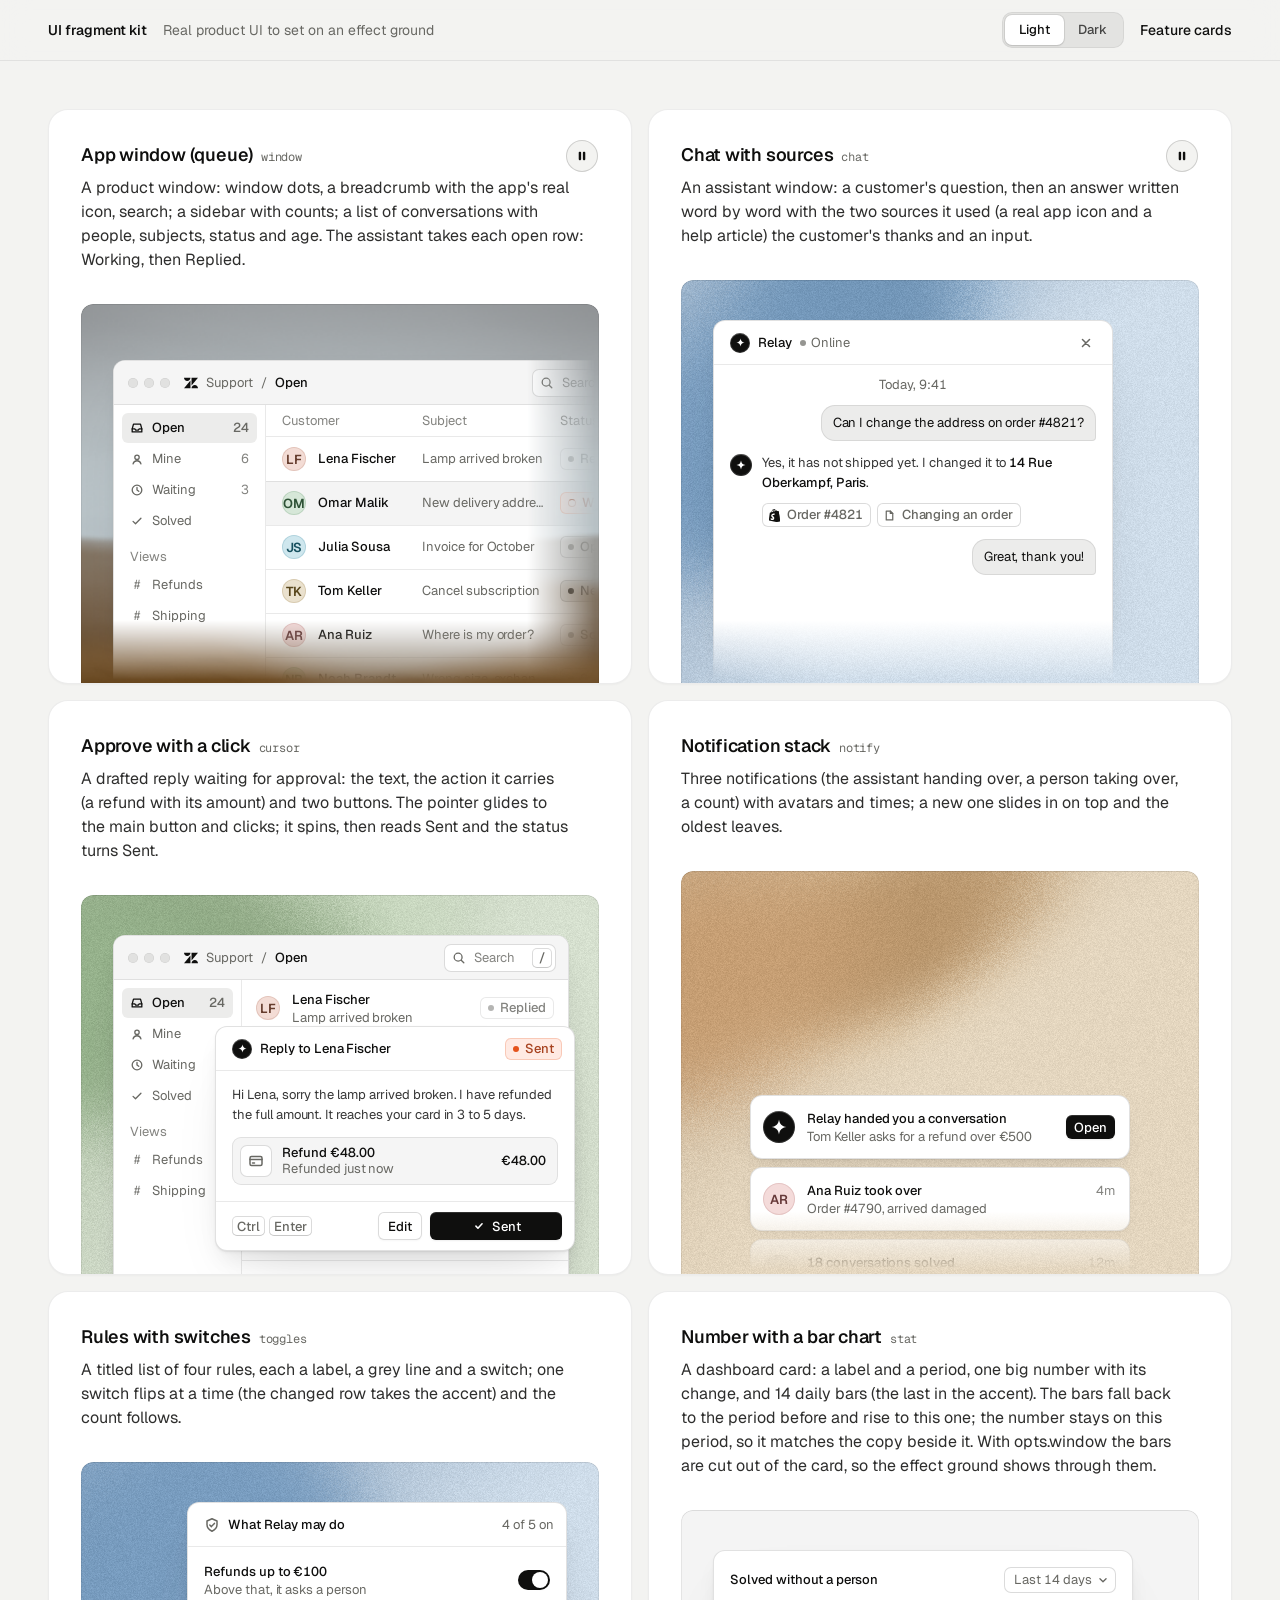
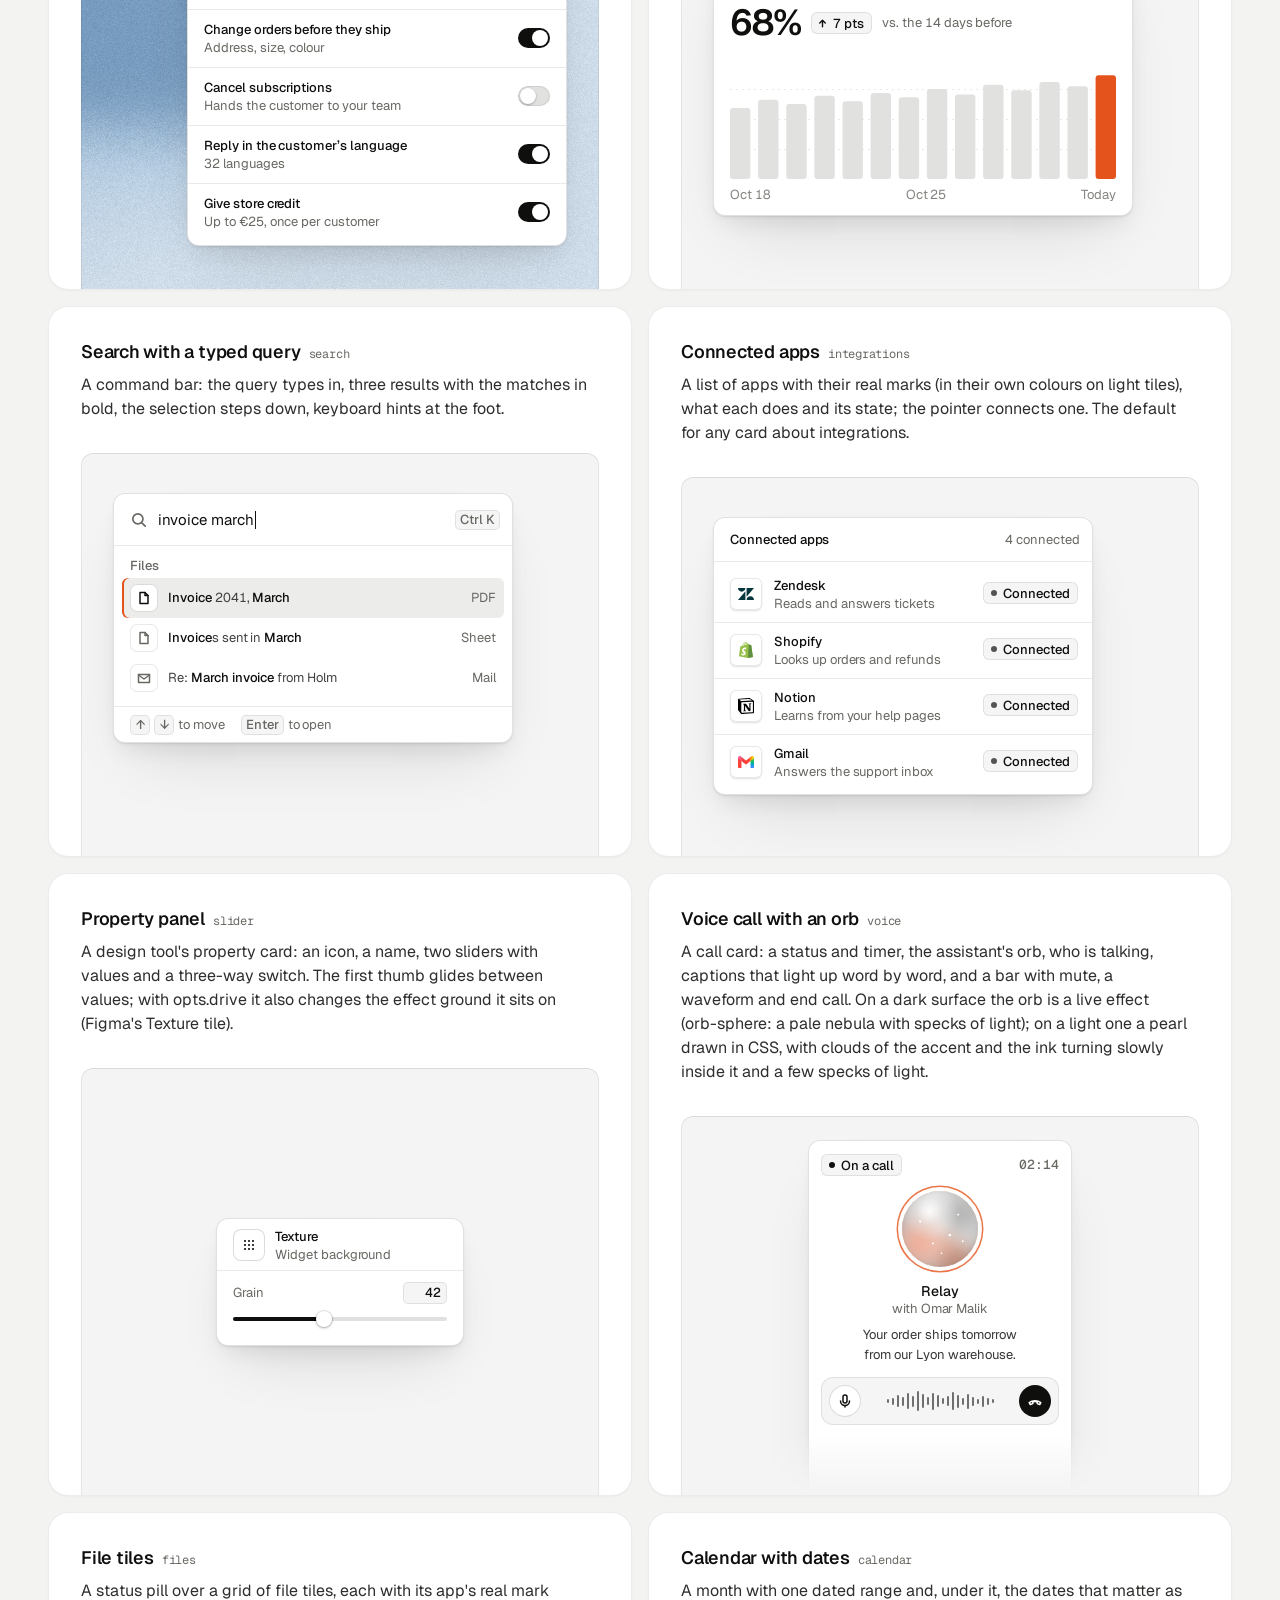
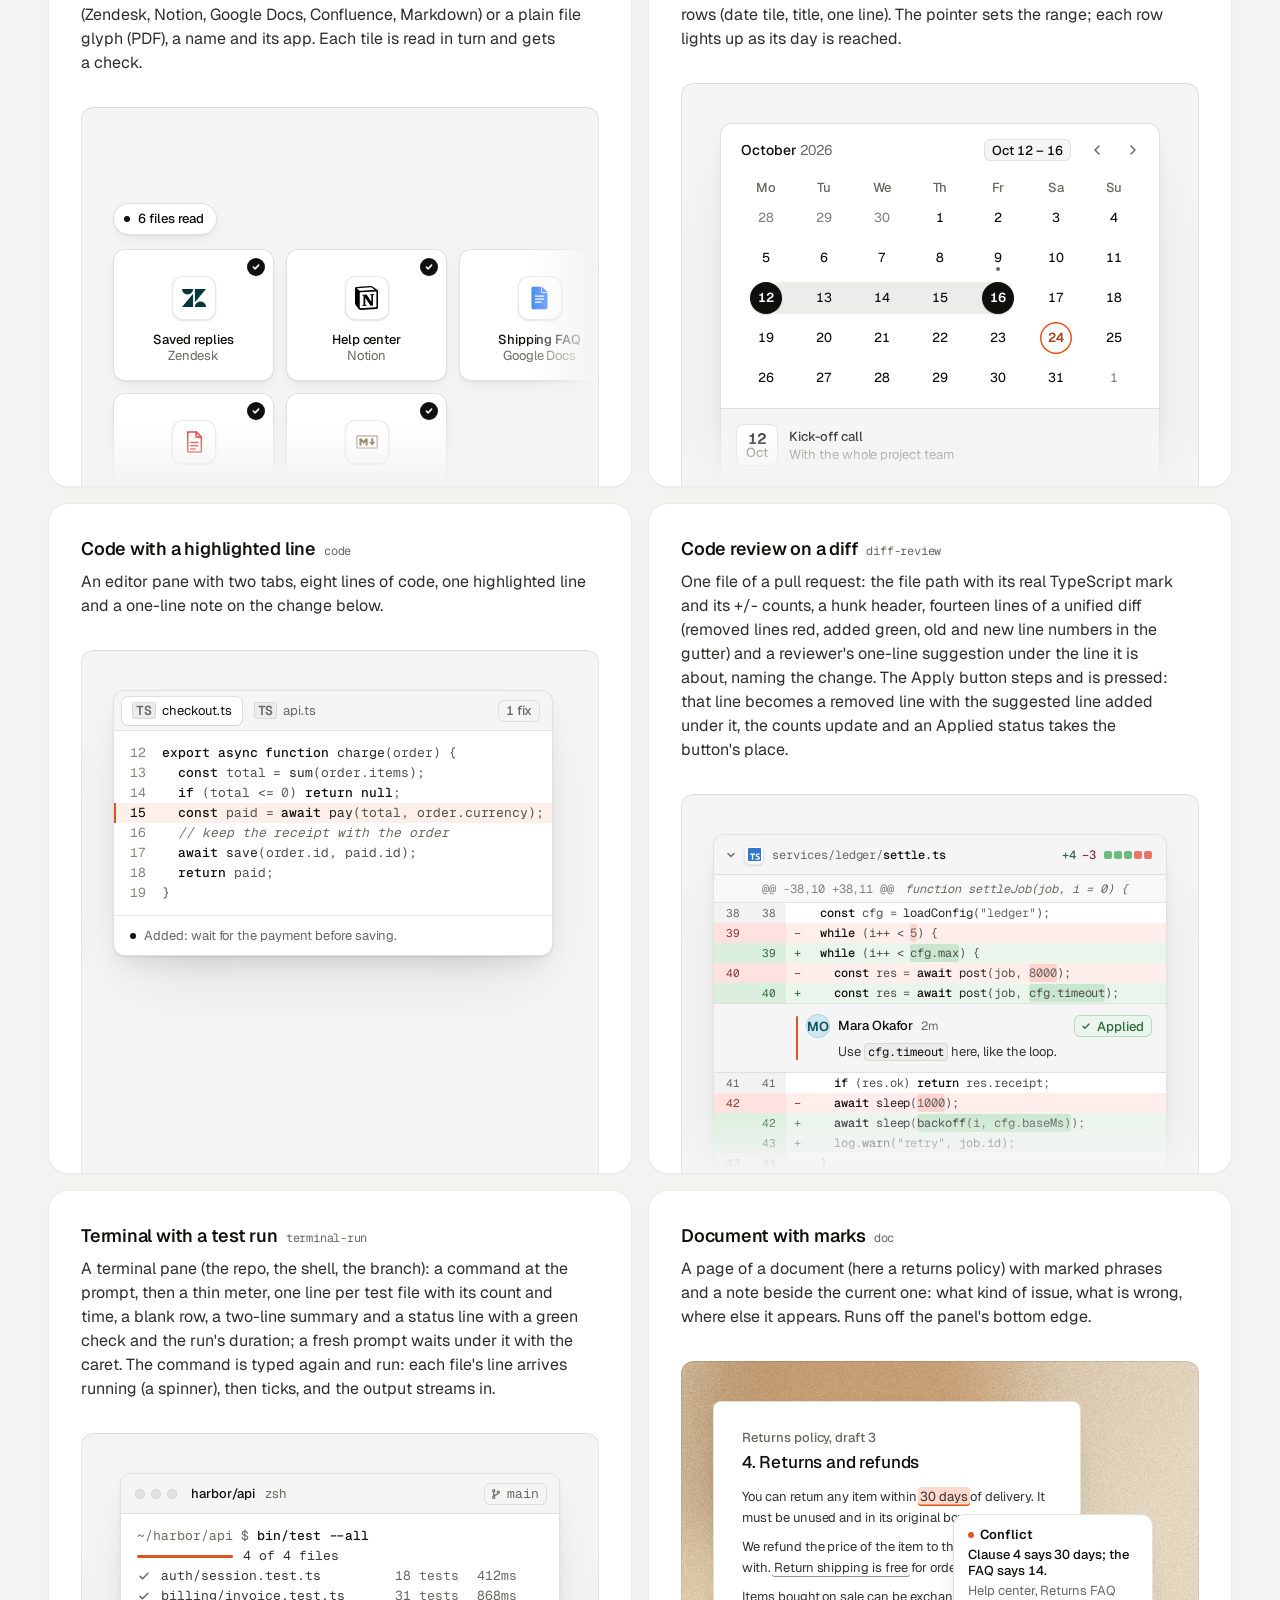
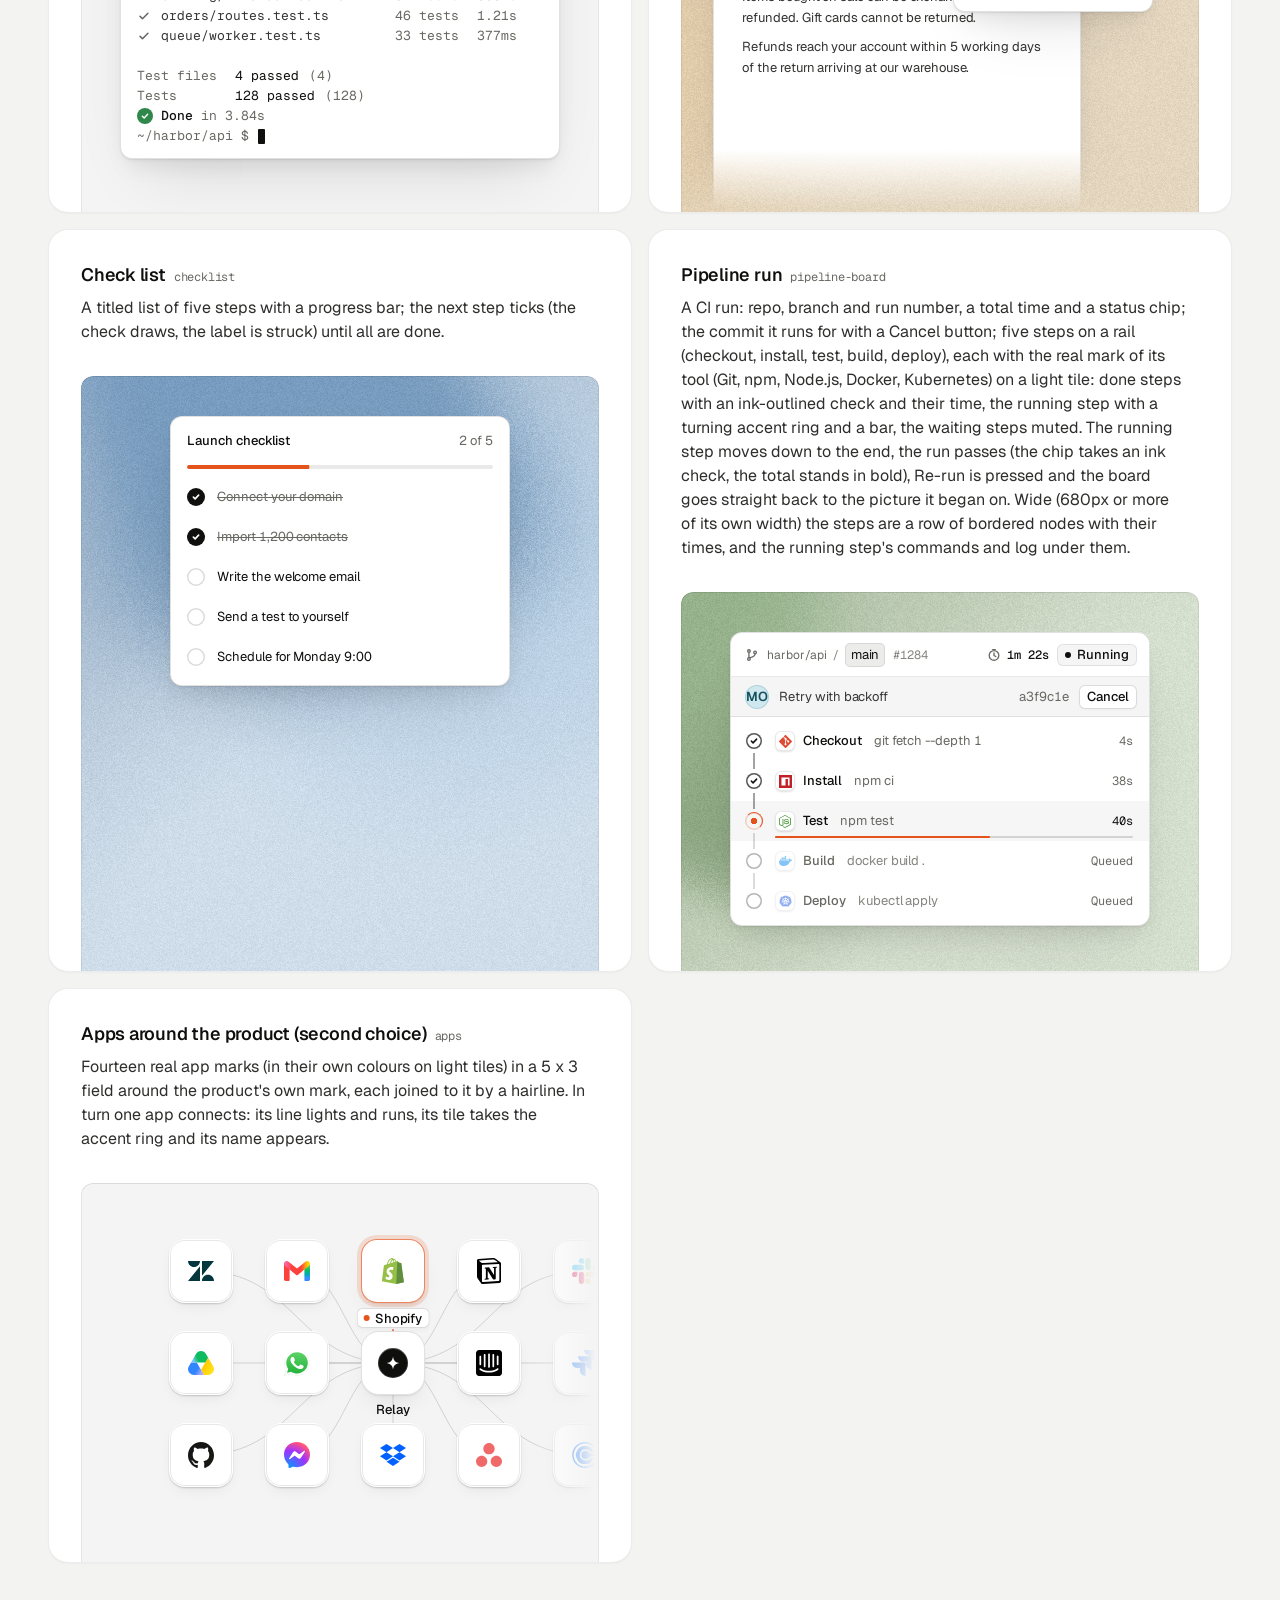
<file: assets/ui/index.html>
<!doctype html>
<html lang="en" data-theme="light">
<head>
<script>window.__tpGlMax = 16;   /* a gallery shows many live effects at once; a page of a site keeps the default 4 (fx.js) */</script>
<meta charset="utf-8">
<meta name="viewport" content="width=device-width, initial-scale=1">
<title>UI fragment kit</title>
<meta name="description" content="Nineteen pieces of real product UI from the taste-skill kit, each on an effect ground in a feature card.">
<link rel="preconnect" href="https://fonts.googleapis.com">
<link rel="preconnect" href="https://fonts.gstatic.com" crossorigin>
<link href="https://fonts.googleapis.com/css2?family=Geist:wght@300..700&family=Geist+Mono:wght@400;500&display=swap" rel="stylesheet">
<link rel="stylesheet" href="base.css">
<link rel="stylesheet" href="cards.css">
<style>
  :root { --font-text: "Geist", system-ui, sans-serif; --font-display: "Geist", system-ui, sans-serif; --font-mono: "Geist Mono", ui-monospace, monospace; }
  [data-theme="light"] { --bg: #f3f3f1; --card: #ffffff; --ink: #0f0f0e; --muted: #686863; --accent: #e5531c; --accent-ink: #ffffff; --g-bg: #e9e8e4; --g-surface: #f6f5f2; --frag: #ffffff; --warm: #c9a679; }
  [data-theme="dark"] { --bg: #070708; --card: #151517; --ink: #f2f2ef; --muted: #8f9094; --accent: #ff7a3c; --accent-ink: #120c08; --g-bg: #0e0e10; --g-surface: #1b1c1f; --frag: #1c1d20; --warm: #9c9689; }
  * { box-sizing: border-box; }
  html, body { margin: 0; }
  body { font-family: var(--font-text); background: var(--bg); color: var(--ink); -webkit-font-smoothing: antialiased; }
  .panel { --fx-bg: var(--g-bg); --fx-surface: var(--g-surface); --fx-ink: var(--ink); --fx-muted: var(--muted); --fx-accent: var(--hue, var(--warm)); --fx-accent-ink: var(--accent-ink); --calm: var(--g-bg); --p-h: 380px; }
  .top { position: sticky; top: 0; z-index: 20; background: color-mix(in oklab, var(--bg) 86%, transparent); backdrop-filter: blur(14px); -webkit-backdrop-filter: blur(14px); border-bottom: 1px solid color-mix(in oklab, var(--ink) 8%, transparent); }
  .top__in { max-width: 1232px; margin: 0 auto; padding: 0 24px; height: 60px; display: flex; align-items: center; gap: 16px; font-size: 14px; line-height: 20px; }
  .top__in strong { font-weight: 560; }
  .top__in > span { color: var(--muted); }
  .sp { flex: 1; }
  .seg { display: inline-flex; padding: 3px; border-radius: 10px; background: color-mix(in oklab, var(--ink) 6%, var(--bg)); box-shadow: inset 0 0 0 1px color-mix(in oklab, var(--ink) 6%, transparent); }
  .seg button { font: inherit; font-size: 13px; font-weight: 500; border: 0; background: none; color: color-mix(in oklab, var(--ink) 72%, var(--bg)); height: 30px; padding: 0 14px; border-radius: 7px; cursor: pointer; }
  .seg button[aria-pressed="true"] { background: var(--card); color: var(--ink); box-shadow: 0 0 0 1px color-mix(in oklab, var(--ink) 8%, transparent), 0 1px 2px rgb(0 0 0 / .1); }
  .top__in a { color: var(--ink); text-decoration: none; font-weight: 500; }
  main { max-width: 1232px; margin: 0 auto; padding: 48px 24px 96px; }
  .grid { display: grid; grid-template-columns: repeat(2, minmax(0, 1fr)); gap: 16px; }
  .card > h3 code { font: 400 12px/16px var(--font-mono); color: var(--muted); margin-left: 8px; }
  @media (max-width: 860px) { .grid { grid-template-columns: minmax(0, 1fr); } }
  @media (max-width: 600px) { main { padding: 24px 16px 64px; } .top__in { padding: 0 16px; } .top__in > span { display: none; } .panel { --p-h: 340px; } }
</style>
</head>
<body>
<header class="top">
  <div class="top__in">
    <strong>UI fragment kit</strong><span>Real product UI to set on an effect ground</span>
    <span class="sp"></span>
    <div class="seg" role="group" aria-label="Theme"><button type="button" data-mode="light" aria-pressed="true">Light</button><button type="button" data-mode="dark" aria-pressed="false">Dark</button></div>
    <a href="cards.html">Feature cards</a>
  </div>
</header>
<main><div class="grid" id="grid"></div></main>

<script type="module">
  import fx from '../effects/fx.js';
  import ui from './ui.js';
  const index = await fetch('index.json').then(r => r.json());
  // where each one sits, as its meta.json says: anchored at a corner or rising from the bottom and cut by
  // the panel's edge, or whole with 24px or more of ground round it; a fade only where an edge cuts it.
  // Only the compact slider sits in the calm middle (Figma's Texture tile); the cursor dialog is shown
  // where it belongs, over the lower-right edge of a window. [class, fade, style, opts]
  const PLACE = {
    window: ['at-corner', 'stage--fade-br', '--ay:56px'],
    chat: ['at-rise to-edge', 'stage--fade-b'],
    cursor: ['at-over', '', '--bx:24px;--by:24px'],
    notify: ['at-rise fit', 'stage--fade-b', '--ay:calc(100% - 180px);--ay-sm:calc(100% - 180px);--fit-max:380px'],
    toggles: ['at-right', ''],
    stat: ['at-corner', ''],
    search: ['at-corner', ''],
    integrations: ['at-corner', ''],
    slider: ['at-center', '', '', '{"compact":true,"drive":{"param":"grain","min":0.15,"max":0.95}}'],
    voice: ['at-rise to-edge fit', 'stage--fade-b', '--ax:max(24px, 50% - 132px);--ay:24px;--fit-max:264px'],
    files: ['at-corner wide', 'stage--fade-br', '--w:680px;--ay:96px'],
    calendar: ['at-rise fit', 'stage--fade-b', '--fit-max:440px'],
    code: ['at-corner', ''],
    'diff-review': ['at-corner fit', 'stage--fade-b', '--fit-max:480px'],
    'terminal-run': ['at-rise fit', '', '--fit-max:440px'],
    'pipeline-board': ['at-rise fit', '', '--fit-max:420px'],
    doc: ['at-corner to-edge', 'stage--fade-b'],
    checklist: ['at-rise fit', '', '--fit-max:340px'],
    apps: ['at-corner wide', 'stage--fade-br', '--w:560px;--ay:48px'],
  };
  // grounds behind UI are soft lit fields (never a line or dot pattern), on both themes: the bright
  // picture behind dark UI on the dark page, a clear step darker than white UI on the light page
  // the painting stays abstract (a mist over warm sand, level, fully soft) and shows once on the page
  const PAINT = ['painterly-landscape', { blur: 1, brush: 0.35, slope: 0, hillY: 0.3, horizon: 0.62, calm: 0.2, calmX: 0.6, calmY: 0.8, drift: 0, side: 1 }, '{"bg":"#a3b0b6","accent":"#c49a6c"}'];
  const GRAIN = ['grain-gradient', { speed: 0, grainMotion: 0, calm: 0.2, calmX: 0.5, calmY: 0.6, tint: 0.6, contrast: 0.6 }, '{"bg":"#d9ccb7","surface":"#e9e0d2","ink":"#2a2622","muted":"#6f675c","accent":"#a8794a"}'];
  const SKY = [GRAIN[0], GRAIN[1], '{"bg":"#c6d3df","surface":"#d6e0e9","ink":"#25303a","muted":"#5d6873","accent":"#3f6a92"}'];
  const SAGE = [GRAIN[0], GRAIN[1], '{"bg":"#cdd6c6","surface":"#dce3d6","ink":"#262d24","muted":"#5f6a5a","accent":"#6c8e63"}'];
  const GROUND = (m, i) => (m.name === 'slider' ? GRAIN : i === 0 ? PAINT : [GRAIN, SKY, SAGE][i % 3]);
  const q = new URLSearchParams(location.search);
  const grid = document.getElementById('grid');
  grid.innerHTML = index.fragments.map((m, i) => {
    const [at, fade, extra = '', opts = ''] = PLACE[m.name] || ['at-corner', 'stage--fade-br'];
    const [id, params, pal] = GROUND(m, i);
    const w = at === 'at-center' ? '' : ` style="--ax:32px;--ay:40px;${extra}"`;
    const o = opts ? ` data-ui-opts='${opts}'` : '';
    // the cursor is a dialog over a window's edge: the window under it holds still
    const under = m.name === 'cursor' ? `<div class="at-corner" style="--ax:32px;--ay:40px" data-ui-load="window" data-ui-opts='{"compact":true}' data-ui-still></div>` : '';
    return `<article class="card card--row"><h3>${m.title}<code>${m.name}</code></h3><p>${m.shows}</p>
      <div class="panel" data-fx="${id}" data-fx-seed="${(i + 1) * 17}" data-fx-params='${JSON.stringify(params)}' data-fx-palette='${pal}' style="--calm-k:0%">
        <div class="stage ${fade}">${under}<div class="${at}"${w}${o} data-ui-load="${m.name}"></div></div></div></article>`;
  }).join('');
  function setMode(mode) {
    document.documentElement.dataset.theme = mode;
    document.querySelectorAll('.seg button').forEach(b => b.setAttribute('aria-pressed', String(b.dataset.mode === mode)));
  }
  setMode(q.get('mode') === 'dark' ? 'dark' : 'light');
  if (q.has('t')) fx.setClock(+q.get('t'));
  // each ground is drawn once near the screen and kept as a picture (its WebGL context freed), so nineteen
  // panels need one or two contexts, not nineteen
  await Promise.all([ui.loadAll(grid), ui.grounds(grid, fx)]);
  document.documentElement.dataset.ready = '1';
  document.querySelectorAll('.seg button').forEach(b => b.addEventListener('click', async () => {
    setMode(b.dataset.mode);
    for (const el of grid.querySelectorAll('[data-ui]')) el.__ui?.repaint?.();
    await ui.grounds(grid, fx);
  }));
</script>
</body>
</html>
</file>
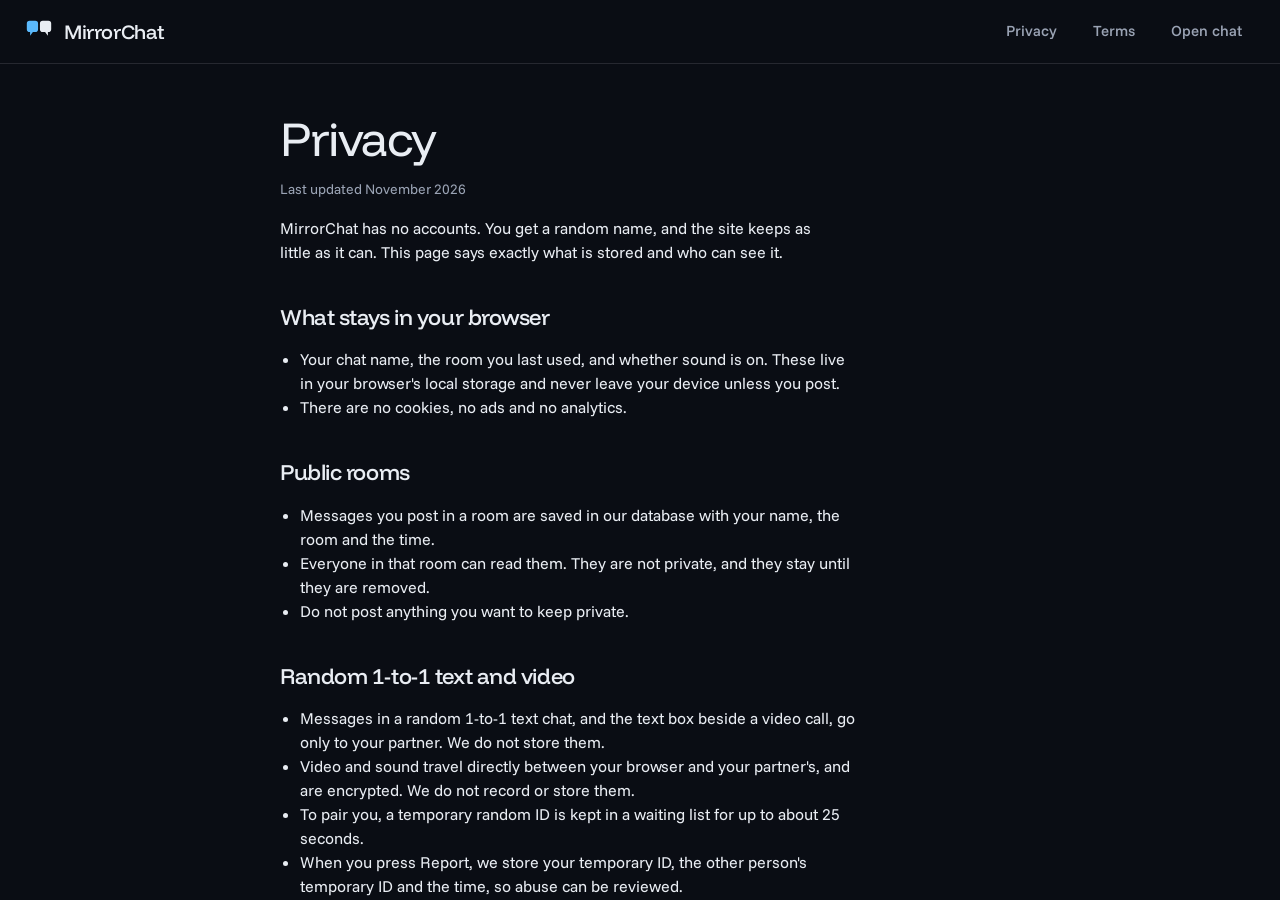
<file: privacy.html>
<!doctype html>
<html lang="en">
<head>
<meta charset="utf-8">
<meta name="viewport" content="width=device-width, initial-scale=1, viewport-fit=cover">
<title>MirrorChat privacy: what we store and who sees it</title>
<meta name="description" content="What MirrorChat stores, what other people can see, and which services it uses.">
<meta name="theme-color" content="#0a0d14">
<link rel="icon" href="favicon.svg" type="image/svg+xml">
<link rel="preconnect" href="https://fonts.googleapis.com">
<link rel="preconnect" href="https://fonts.gstatic.com" crossorigin>
<link href="https://fonts.googleapis.com/css2?family=Funnel+Display:wght@400..700&family=Funnel+Sans:wght@400..600&display=swap" rel="stylesheet">
<link rel="stylesheet" href="app.css">
</head>
<body>
<header class="bar">
  <a class="brand" href="index.html" aria-label="MirrorChat home">
    <svg viewBox="0 0 32 26" aria-hidden="true"><path fill="#5ab9fc" d="M6 1h6a3 3 0 0 1 3 3v6a3 3 0 0 1-3 3H9.500l-3 4v-4H6a3 3 0 0 1-3-3V4a3 3 0 0 1 3-3z"/><path fill="#e9edf3" d="M26 1h-6a3 3 0 0 0-3 3v6a3 3 0 0 0 3 3h2.500l3 4v-4h.5a3 3 0 0 0 3-3V4a3 3 0 0 0-3-3z"/></svg>
    MirrorChat
  </a>
  <div class="bar__right"><a class="tab" href="privacy.html">Privacy</a><a class="tab" href="terms.html">Terms</a><a class="tab" href="chat.html">Open chat</a></div>
</header>
<main class="doc"><div class="doc__inner">
<h1>Privacy</h1>
<p class="updated">Last updated November 2026</p>
<p>MirrorChat has no accounts. You get a random name, and the site keeps as little as it can. This page says exactly what is stored and who can see it.</p>

<h2>What stays in your browser</h2>
<ul>
  <li>Your chat name, the room you last used, and whether sound is on. These live in your browser's local storage and never leave your device unless you post.</li>
  <li>There are no cookies, no ads and no analytics.</li>
</ul>

<h2>Public rooms</h2>
<ul>
  <li>Messages you post in a room are saved in our database with your name, the room and the time.</li>
  <li>Everyone in that room can read them. They are not private, and they stay until they are removed.</li>
  <li>Do not post anything you want to keep private.</li>
</ul>

<h2>Random 1-to-1 text and video</h2>
<ul>
  <li>Messages in a random 1-to-1 text chat, and the text box beside a video call, go only to your partner. We do not store them.</li>
  <li>Video and sound travel directly between your browser and your partner's, and are encrypted. We do not record or store them.</li>
  <li>To pair you, a temporary random ID is kept in a waiting list for up to about 25 seconds.</li>
  <li>When you press Report, we store your temporary ID, the other person's temporary ID and the time, so abuse can be reviewed.</li>
</ul>

<h2>Your IP address</h2>
<p>In a direct video call, your partner's browser can see your IP address. This is how internet video works. If the call has to go through a relay server instead, the relay sees it and your partner does not. If this worries you, use a VPN.</p>

<h2>Services MirrorChat uses</h2>
<ul>
  <li><strong>Supabase</strong> stores room messages and reports and carries live messages.</li>
  <li><strong>Cloudflare</strong> hosts the site and, when a direct video connection fails, relays the call.</li>
  <li><strong>Google</strong> provides the STUN servers that help two browsers find each other, and the fonts. Google sees your IP address when these load.</li>
  <li><strong>jsDelivr</strong> serves the Supabase code library.</li>
</ul>

<h2>Removing a message</h2>
<p>Because there are no accounts, we cannot tell whose message is whose beyond the name shown. If a message in a public room should be removed, tell the site owner what it says and which room it is in.</p>

<h2>Children</h2>
<p>MirrorChat is not for children. Video chat and random 1-to-1 text ask you to confirm you are 18 or older.</p>
</div></main>
</body>
</html>
</file>
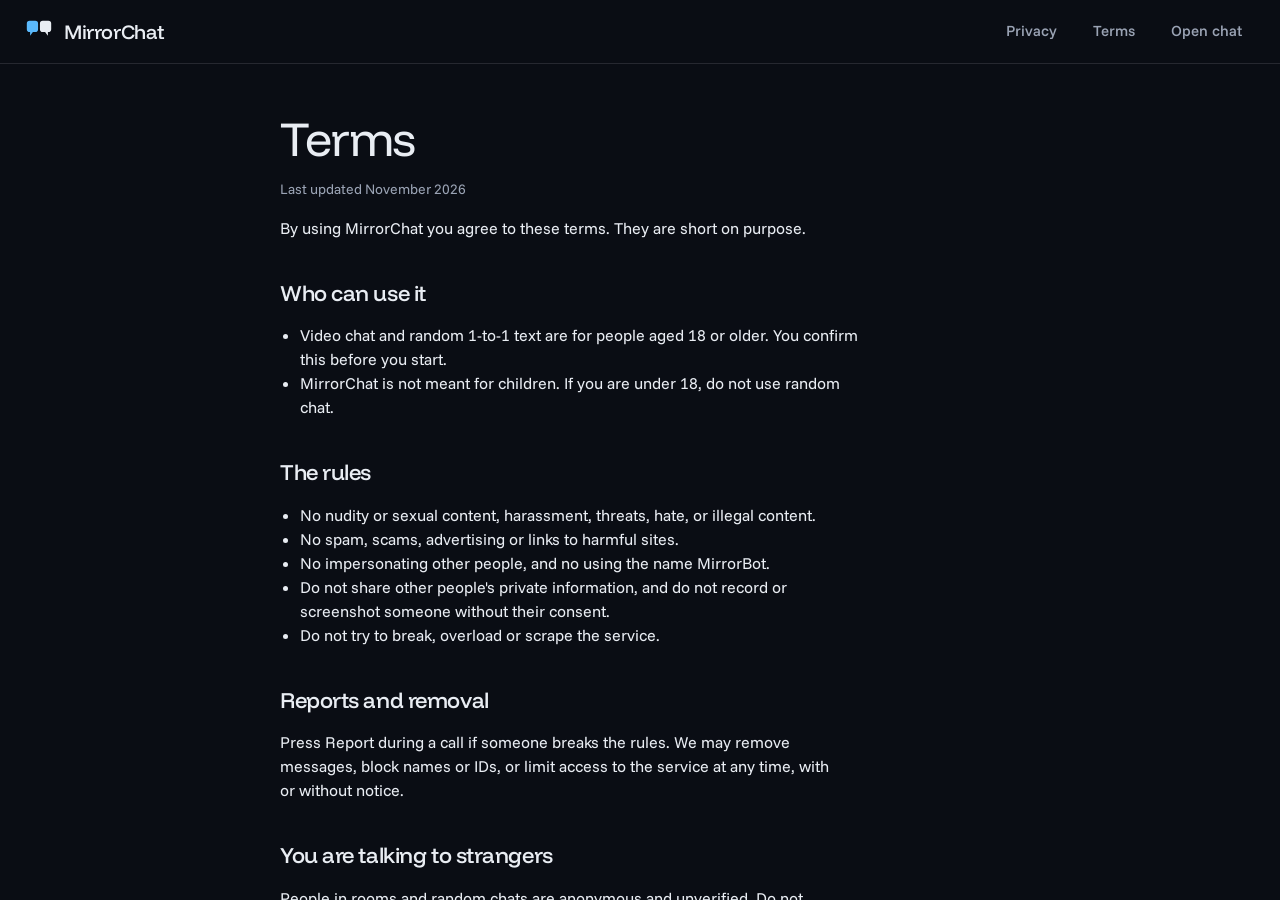
<file: terms.html>
<!doctype html>
<html lang="en">
<head>
<meta charset="utf-8">
<meta name="viewport" content="width=device-width, initial-scale=1, viewport-fit=cover">
<title>MirrorChat terms: rules for using the site</title>
<meta name="description" content="The rules for using MirrorChat rooms, random text and video chat.">
<meta name="theme-color" content="#0a0d14">
<link rel="icon" href="favicon.svg" type="image/svg+xml">
<link rel="preconnect" href="https://fonts.googleapis.com">
<link rel="preconnect" href="https://fonts.gstatic.com" crossorigin>
<link href="https://fonts.googleapis.com/css2?family=Funnel+Display:wght@400..700&family=Funnel+Sans:wght@400..600&display=swap" rel="stylesheet">
<link rel="stylesheet" href="app.css">
</head>
<body>
<header class="bar">
  <a class="brand" href="index.html" aria-label="MirrorChat home">
    <svg viewBox="0 0 32 26" aria-hidden="true"><path fill="#5ab9fc" d="M6 1h6a3 3 0 0 1 3 3v6a3 3 0 0 1-3 3H9.500l-3 4v-4H6a3 3 0 0 1-3-3V4a3 3 0 0 1 3-3z"/><path fill="#e9edf3" d="M26 1h-6a3 3 0 0 0-3 3v6a3 3 0 0 0 3 3h2.500l3 4v-4h.5a3 3 0 0 0 3-3V4a3 3 0 0 0-3-3z"/></svg>
    MirrorChat
  </a>
  <div class="bar__right"><a class="tab" href="privacy.html">Privacy</a><a class="tab" href="terms.html">Terms</a><a class="tab" href="chat.html">Open chat</a></div>
</header>
<main class="doc"><div class="doc__inner">
<h1>Terms</h1>
<p class="updated">Last updated November 2026</p>
<p>By using MirrorChat you agree to these terms. They are short on purpose.</p>

<h2>Who can use it</h2>
<ul>
  <li>Video chat and random 1-to-1 text are for people aged 18 or older. You confirm this before you start.</li>
  <li>MirrorChat is not meant for children. If you are under 18, do not use random chat.</li>
</ul>

<h2>The rules</h2>
<ul>
  <li>No nudity or sexual content, harassment, threats, hate, or illegal content.</li>
  <li>No spam, scams, advertising or links to harmful sites.</li>
  <li>No impersonating other people, and no using the name MirrorBot.</li>
  <li>Do not share other people's private information, and do not record or screenshot someone without their consent.</li>
  <li>Do not try to break, overload or scrape the service.</li>
</ul>

<h2>Reports and removal</h2>
<p>Press Report during a call if someone breaks the rules. We may remove messages, block names or IDs, or limit access to the service at any time, with or without notice.</p>

<h2>You are talking to strangers</h2>
<p>People in rooms and random chats are anonymous and unverified. Do not share your real name, address, passwords, money or other private details. You are responsible for what you say and do. Leave any chat that makes you uncomfortable.</p>

<h2>No guarantees</h2>
<p>MirrorChat is provided as it is. It may be slow, unavailable, or fail to connect a call, and it may change or end at any time. To the extent the law allows, we are not responsible for what users say or do, or for any loss from using the service.</p>

<h2>Changes</h2>
<p>We may update these terms. Using the site after a change means you accept it.</p>
</div></main>
</body>
</html>
</file>
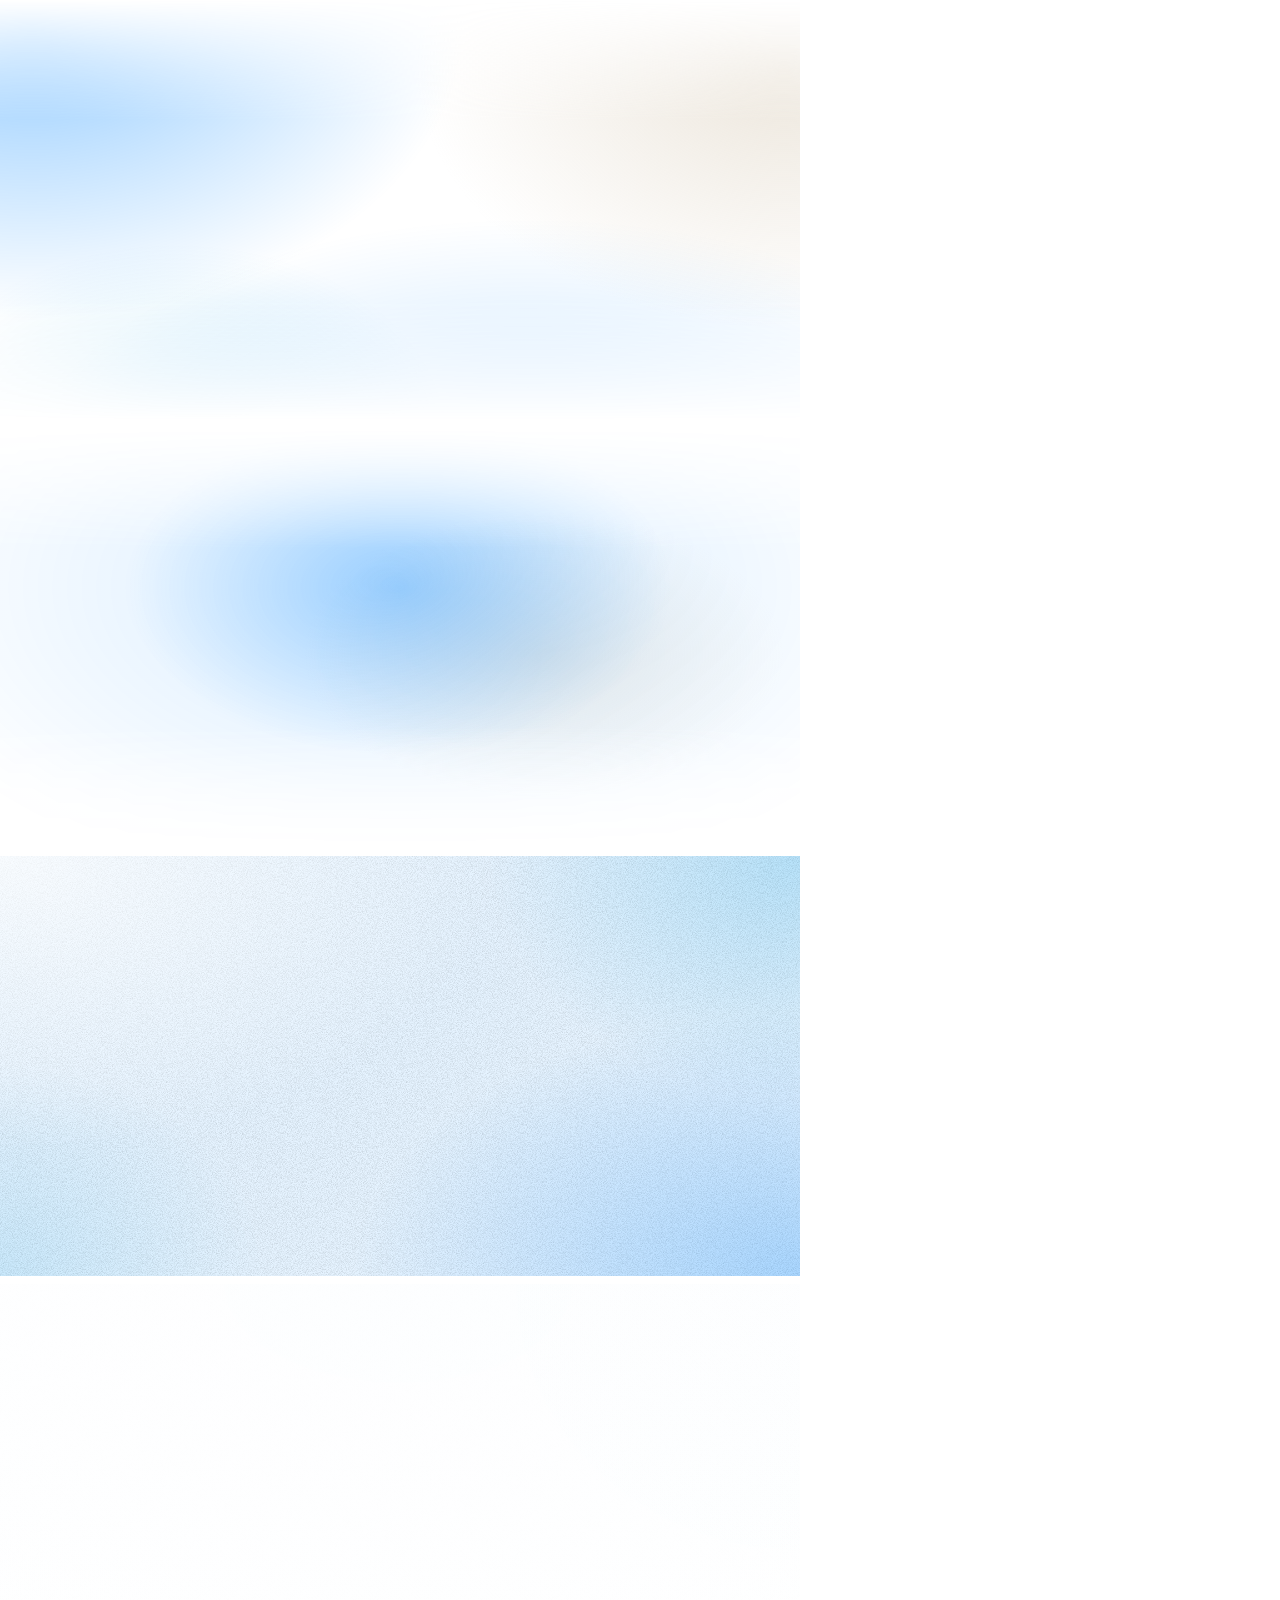
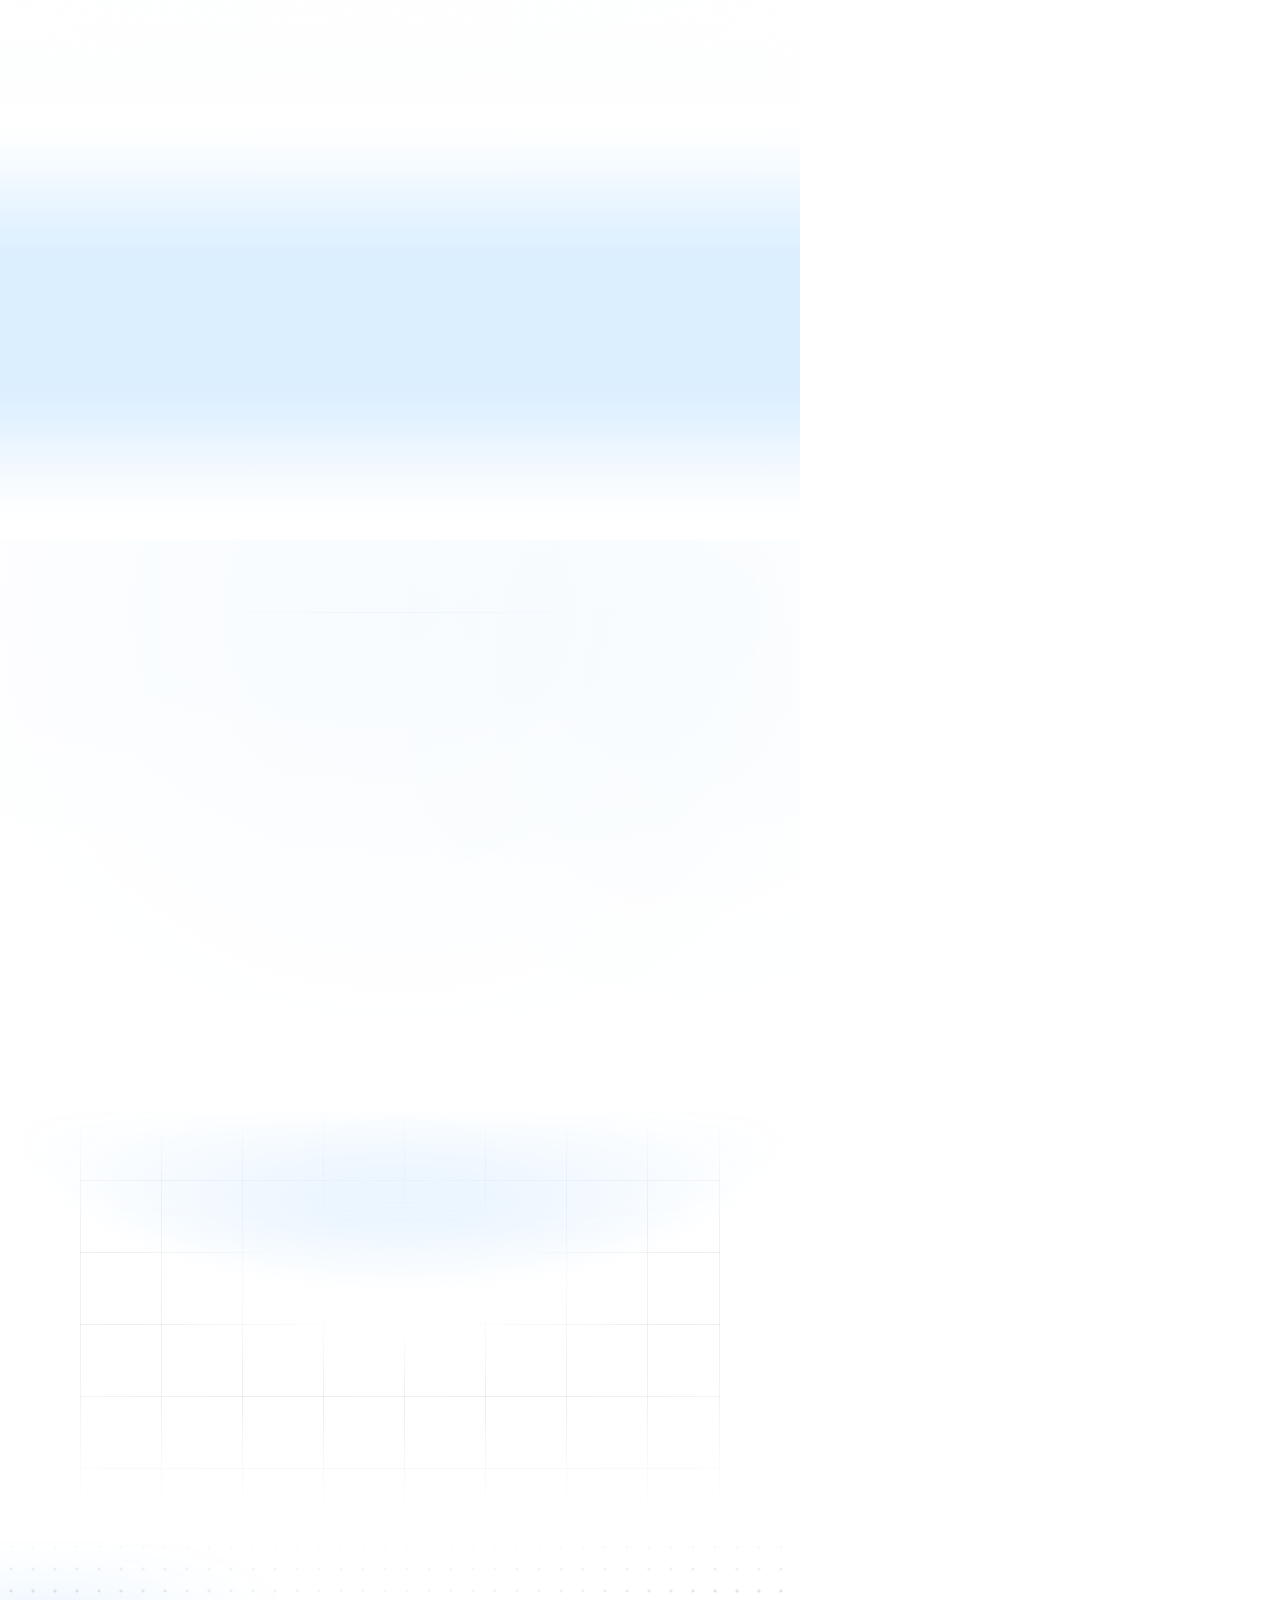
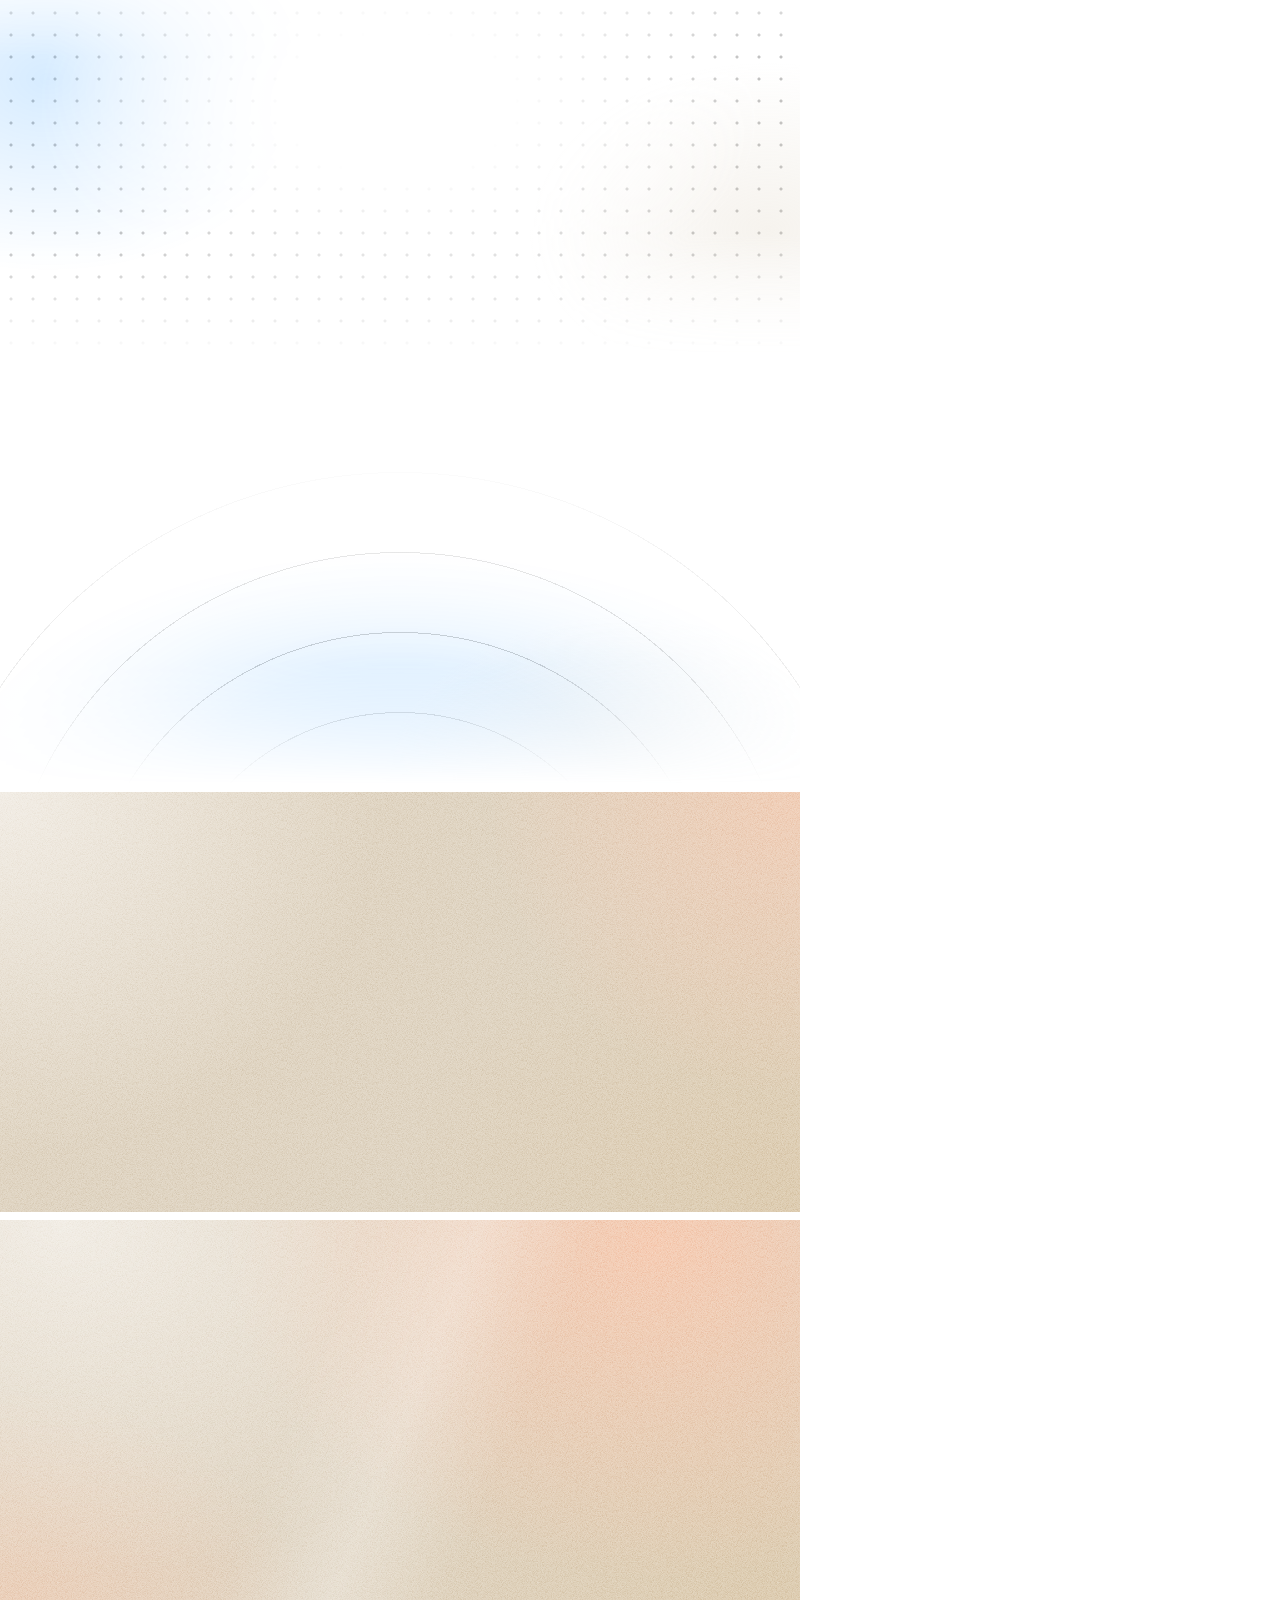
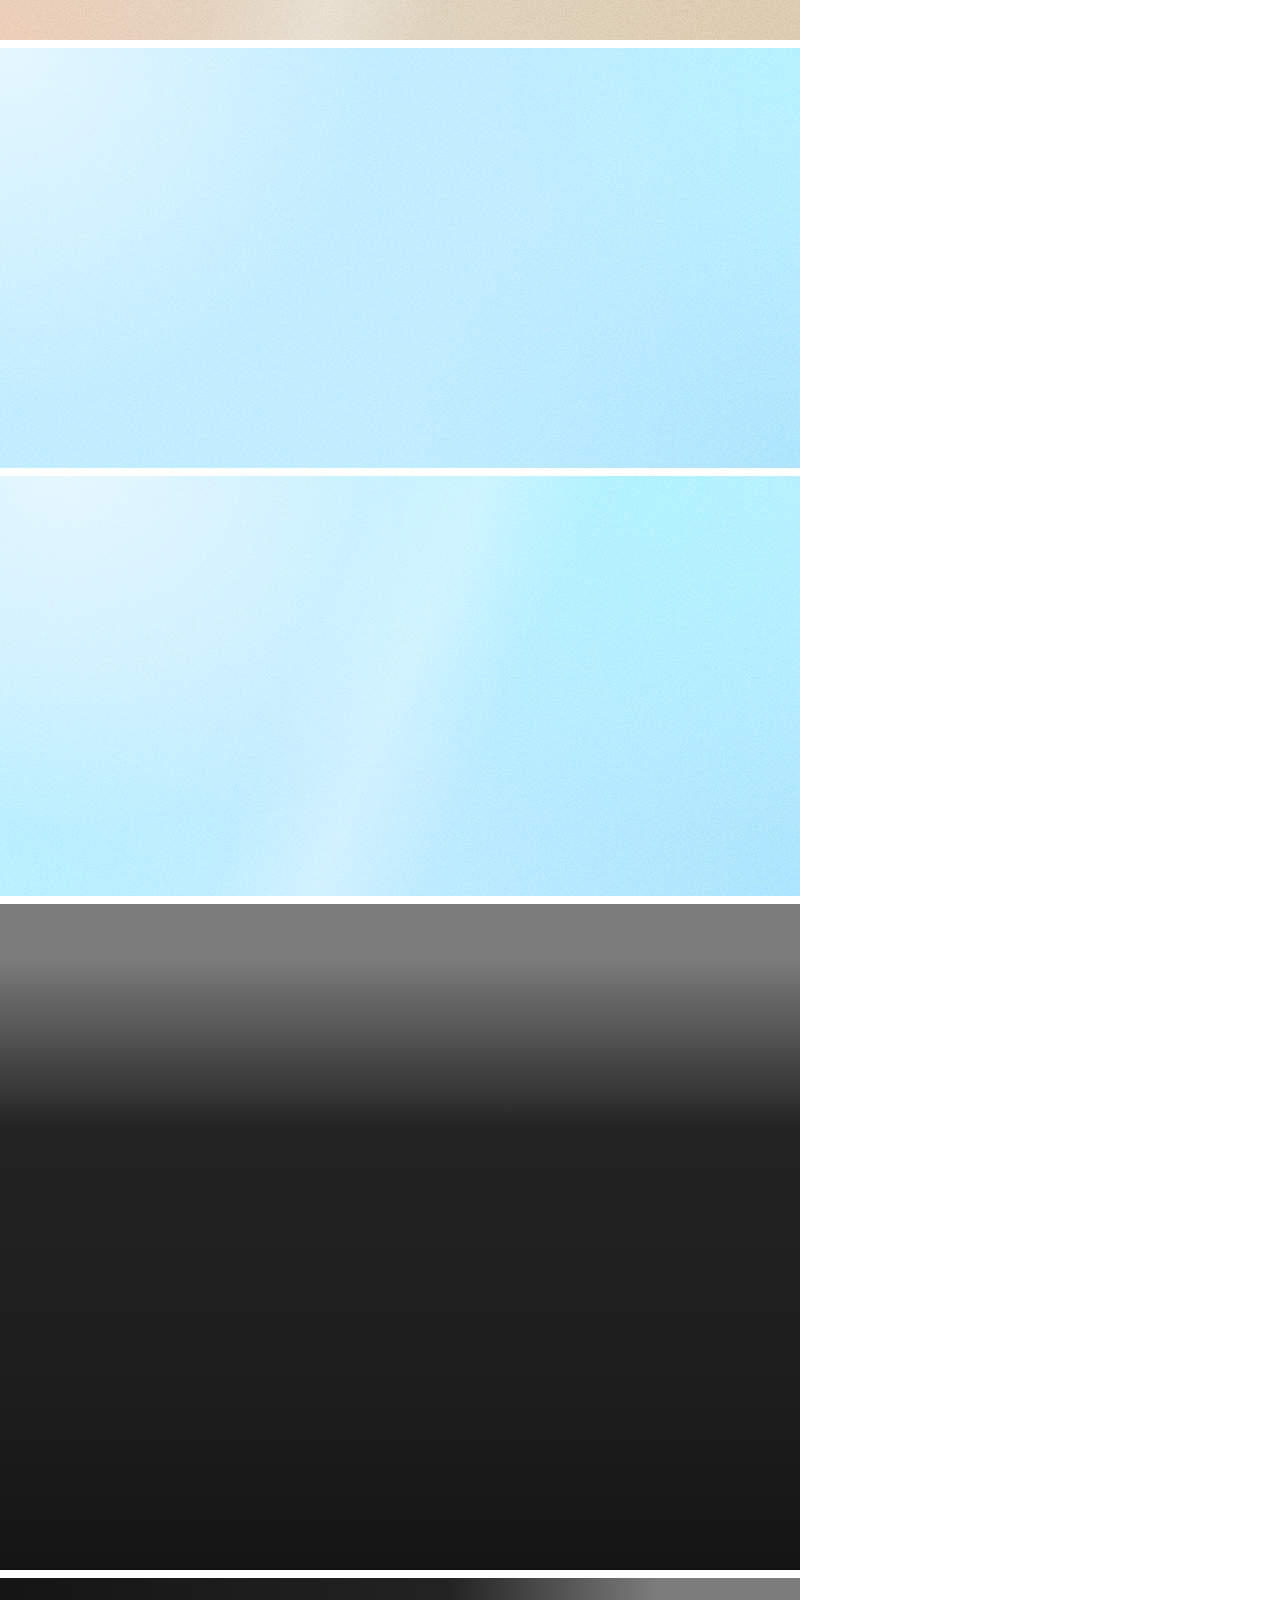
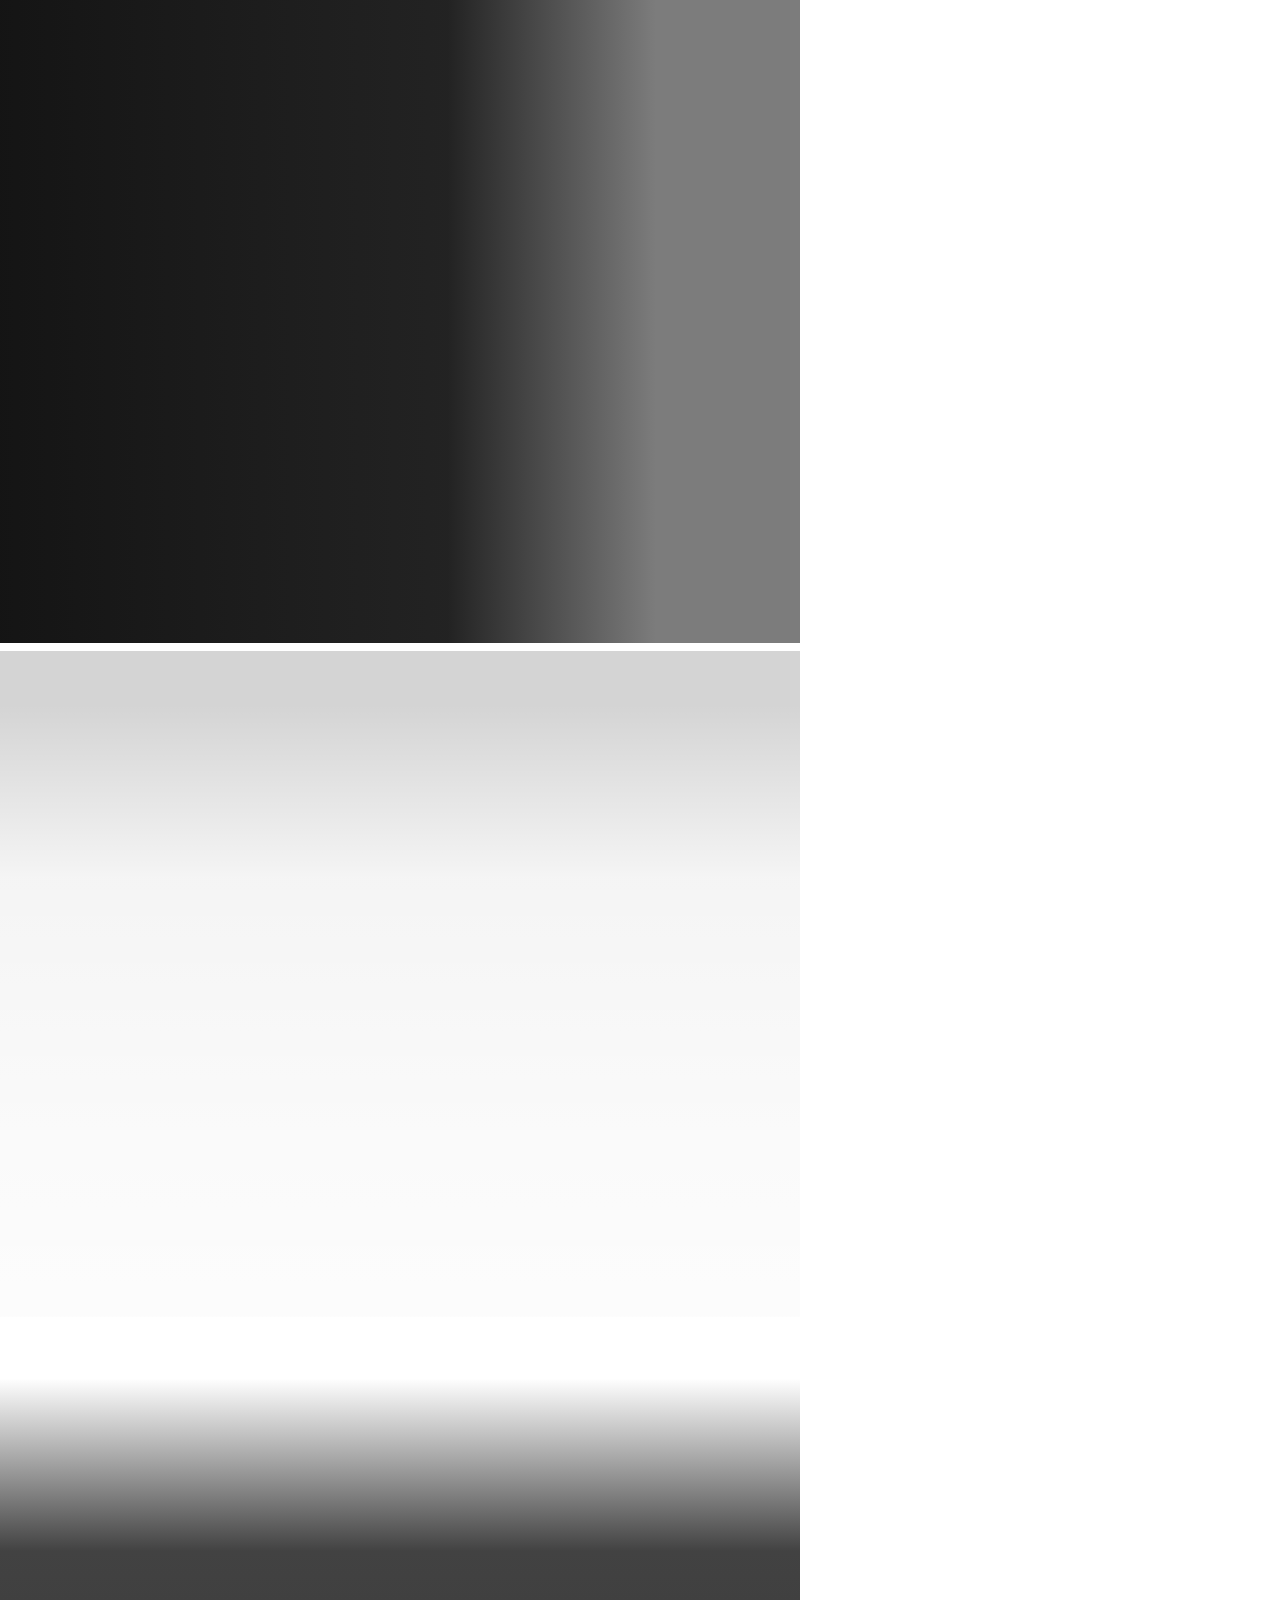
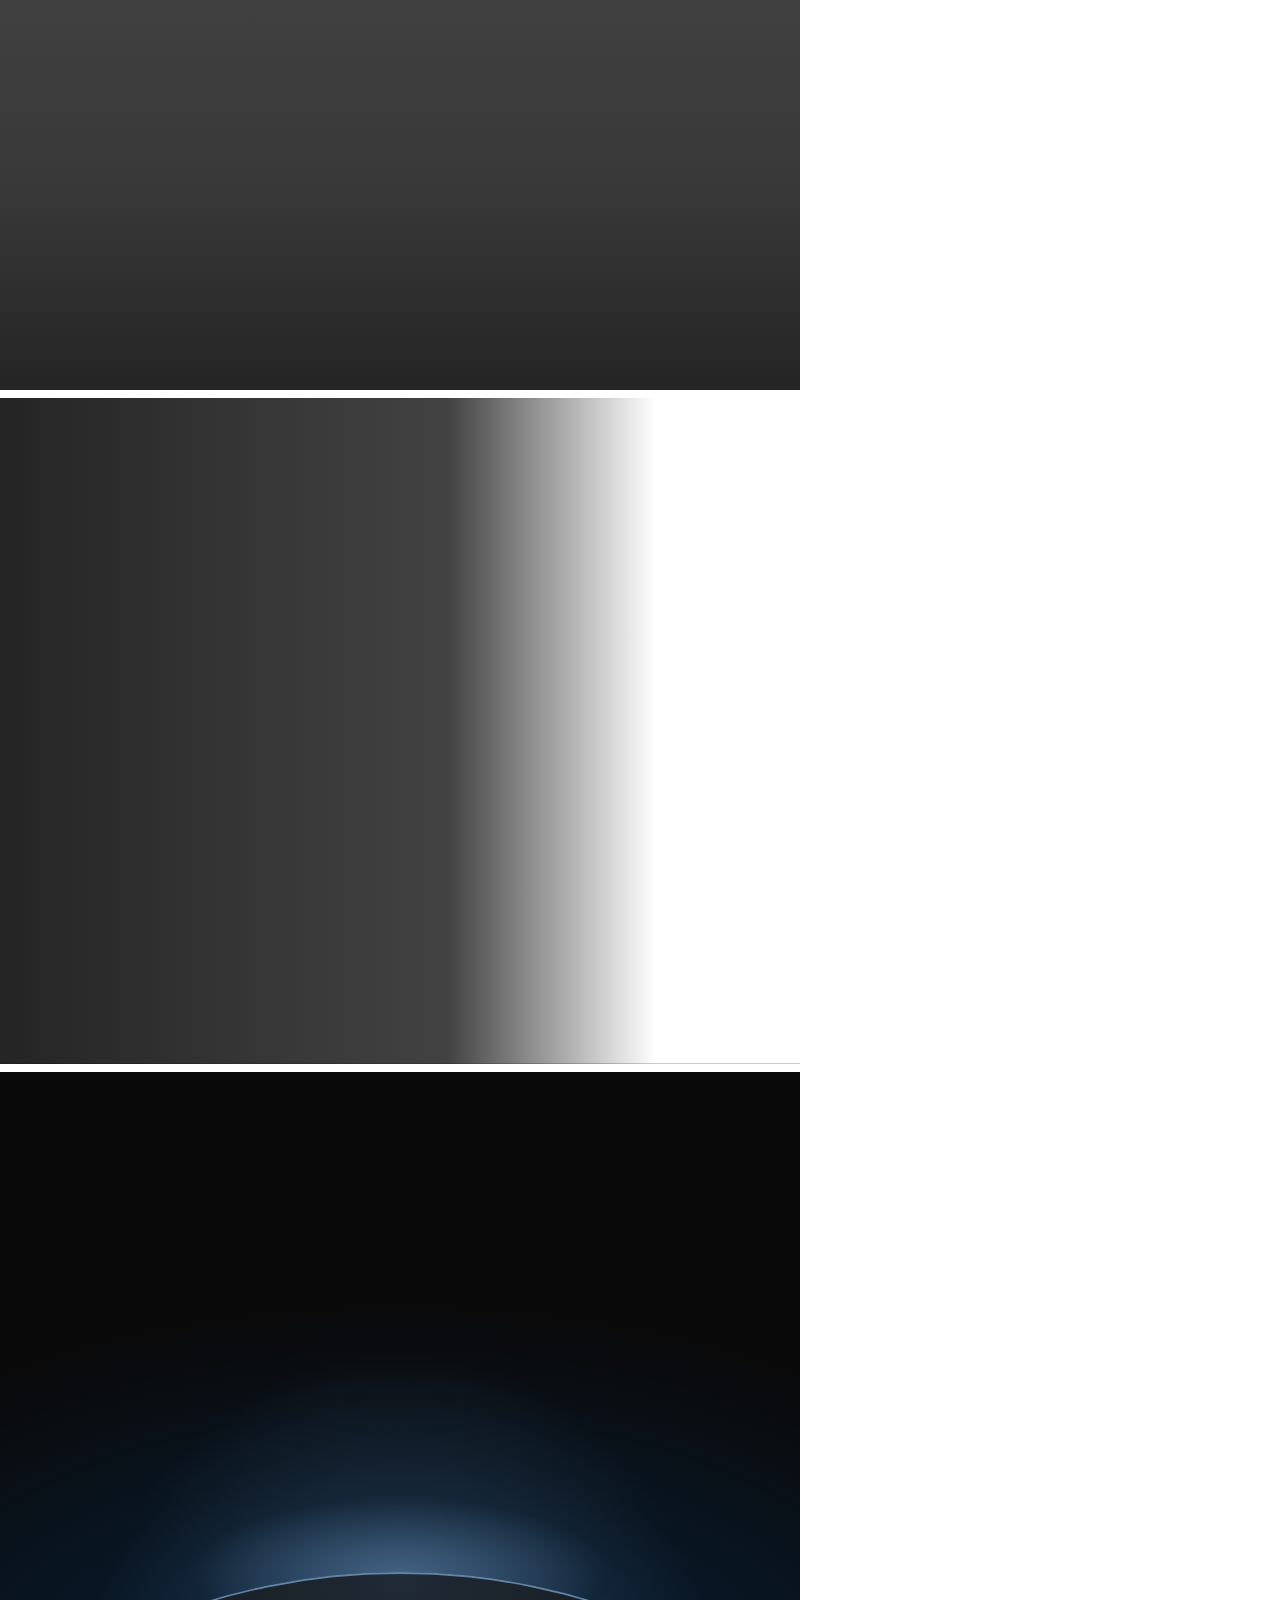
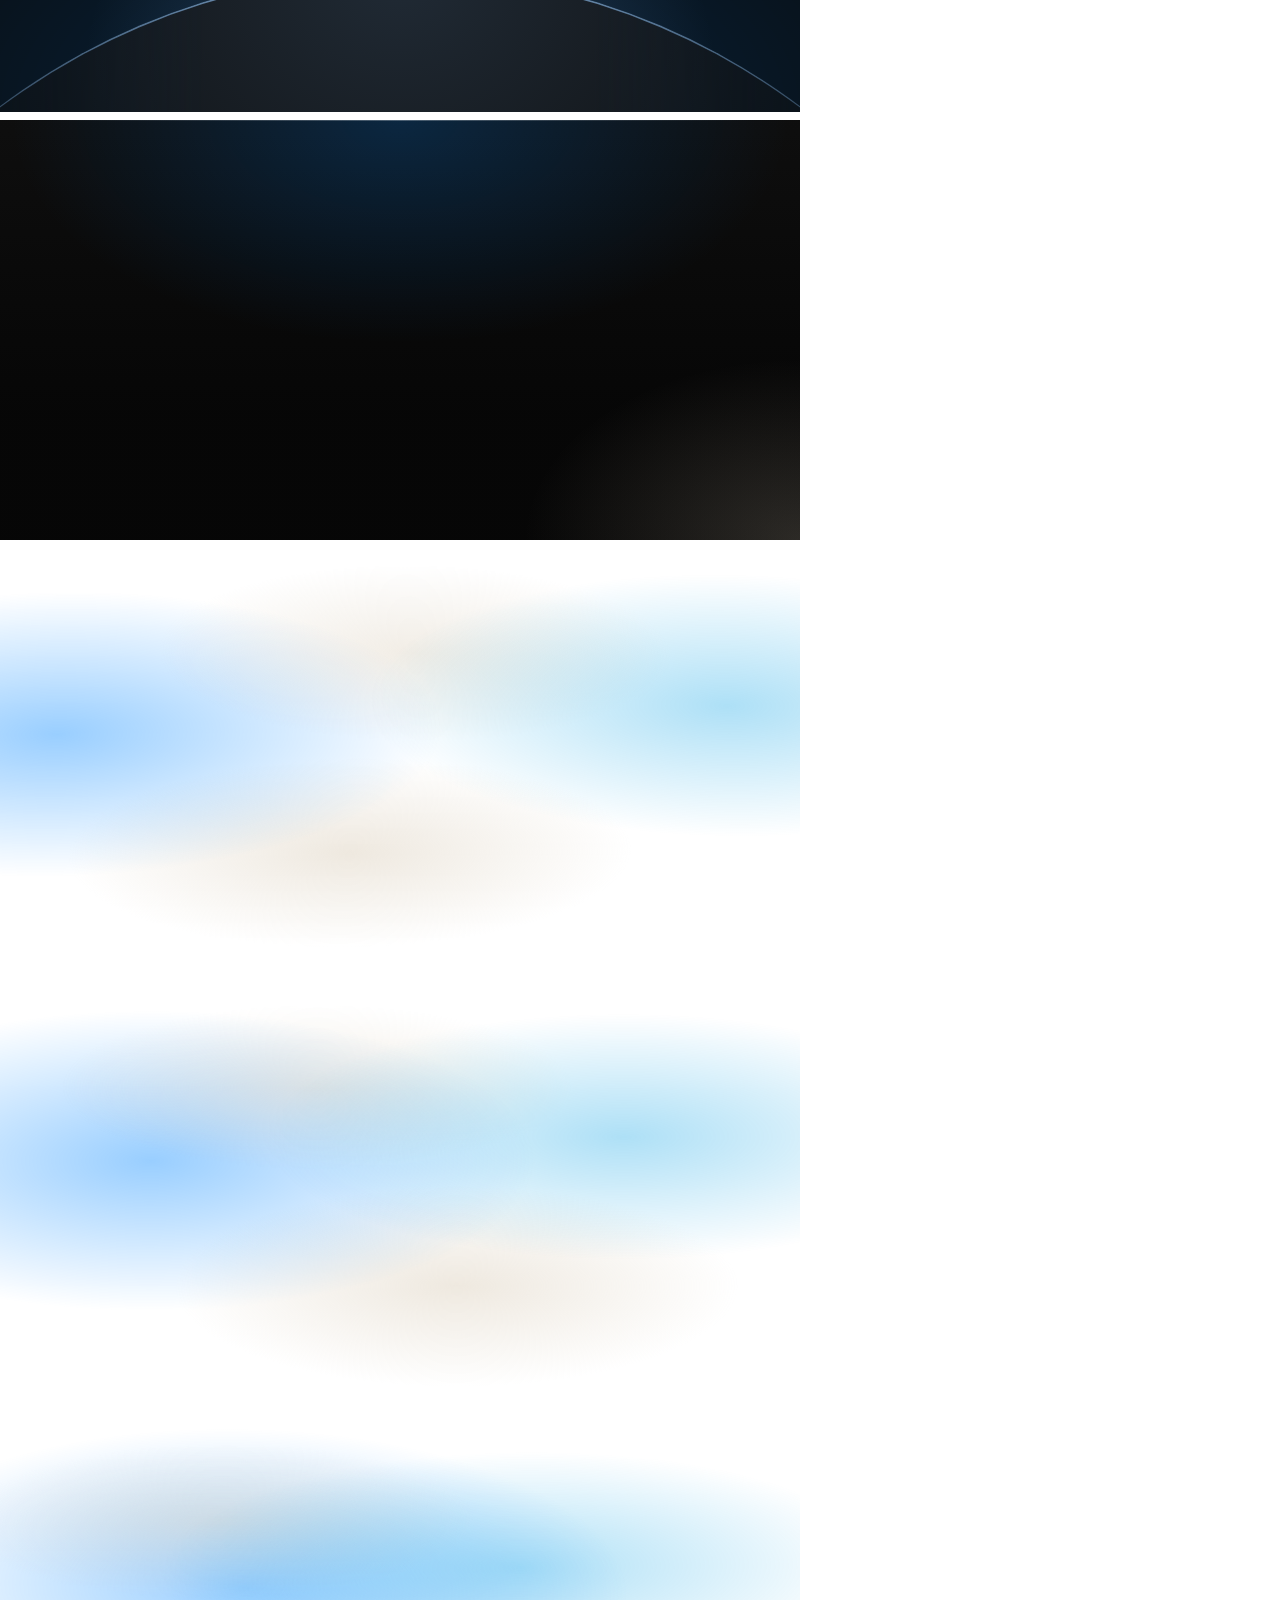
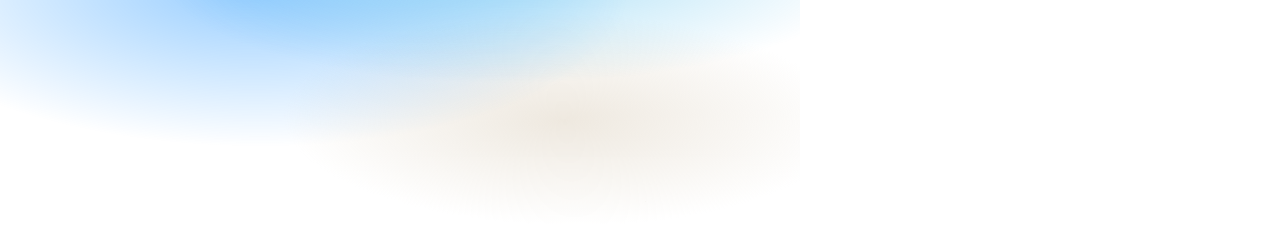
<file: assets/backgrounds/check.html>
<!doctype html>
<html lang="en" data-ground="sand">
<head>
<meta charset="utf-8">
<title>Backgrounds contrast check</title>
<!-- Every ground in a 800px box, for check.mjs: it sets a palette, screenshots the boxes and measures
     the ink and muted contrast on every pixel of each ground's text zone (index.json). The photograph
     grounds sit on a flat grey picture: #7c7c7c for the dark scrim, #d4d4d4 for the light one; and the worst case of the dark scrim: a white
     picture (white words on it). The light scrim is for pale photographs only. -->
<link rel="stylesheet" href="../system.css">
<link rel="stylesheet" href="backgrounds.css">
<style>body { margin: 0; width: 800px; } .box { width: 800px; margin: 0 0 8px; padding: 24px; font-size: 20px; } .pi, .pm { visibility: hidden; } .pi { color: var(--ink); } .pm { color: var(--muted); }  /* the liquid blobs held at the start, the middle and the end of their drift (the keyframes in backgrounds.css), so the text zone is measured where they stand under it */
  .at-start::before { animation: none; transform: translate3d(-7%, 0, 0) skewX(-7deg) scaleY(.94); } .at-start::after { animation: none; transform: translate3d(8%, 0, 0) skewX(6deg) scaleY(1.04); }
  .at-mid::before { animation: none; transform: translate3d(.5%, 0, 0) skewX(-.5deg) scaleY(.995); } .at-mid::after { animation: none; transform: translate3d(-.5%, 0, 0) scaleY(.98); }
  .at-end::before { animation: none; transform: translate3d(8%, 0, 0) skewX(6deg) scaleY(1.05); } .at-end::after { animation: none; transform: translate3d(-9%, 0, 0) skewX(-6deg) scaleY(.92); }
</style>
<script src="backgrounds.js" defer></script>
</head>
<body>
<div class="bg-mist box" data-g="mist" style="height:420px"><span class="pi">Ink</span> <span class="pm">Muted</span></div>
<div class="bg-halo box" data-g="halo" style="height:420px"><span class="pi">Ink</span> <span class="pm">Muted</span></div>
<div class="bg-grain box" data-g="grain" style="height:420px"><span class="pi">Ink</span> <span class="pm">Muted</span></div>
<div class="bg-paper box" data-g="paper" style="height:420px"><span class="pi">Ink</span> <span class="pm">Muted</span></div>
<div class="bg-dusk box" data-g="dusk" style="height:420px"><span class="pi">Ink</span> <span class="pm">Muted</span></div>
<div class="bg-topglow box" data-g="topglow" style="height:560px"><span class="pi">Ink</span> <span class="pm">Muted</span></div>
<div class="bg-ruled box" data-g="ruled" style="height:420px"><span class="pi">Ink</span> <span class="pm">Muted</span></div>
<div class="bg-dots box" data-g="dots" style="height:420px"><span class="pi">Ink</span> <span class="pm">Muted</span></div>
<div class="bg-arcs box" data-g="arcs" style="height:420px"><span class="pi">Ink</span> <span class="pm">Muted</span></div>
<div class="bg-band box" data-g="band" style="height:420px"><span class="pi">Ink</span> <span class="pm">Muted</span></div>
<div class="bg-field box" data-g="field" style="height:420px"><span class="pi">Ink</span> <span class="pm">Muted</span></div>
<div class="bg-band bg-tint box" data-g="band-tint" style="height:420px"><span class="pi">Ink</span> <span class="pm">Muted</span></div>
<div class="bg-field bg-tint box" data-g="field-tint" style="height:420px"><span class="pi">Ink</span> <span class="pm">Muted</span></div>
<div class="bg-photo box" data-g="photo" style="height:520px;--g-photo:linear-gradient(#7c7c7c,#7c7c7c)"><span class="pi">Ink</span> <span class="pm">Muted</span></div>
<div class="bg-photo bg-photo--left box" data-g="photo-left" style="height:520px;--g-photo:linear-gradient(#7c7c7c,#7c7c7c)"><span class="pi">Ink</span> <span class="pm">Muted</span></div>
<div class="bg-photo bg-photo--light box" data-g="photo-light" style="height:520px;--g-photo:linear-gradient(#d4d4d4,#d4d4d4)"><span class="pi">Ink</span> <span class="pm">Muted</span></div>
<div class="bg-photo box" data-g="photo-white" style="height:520px;--g-photo:linear-gradient(#fff,#fff)"><span class="pi">Ink</span> <span class="pm">Muted</span></div>
<div class="bg-photo bg-photo--left box" data-g="photo-left-white" style="height:520px;--g-photo:linear-gradient(#fff,#fff)"><span class="pi">Ink</span> <span class="pm">Muted</span></div>
<div class="bg-horizon box" data-g="horizon" style="height:640px"><span class="pi">Ink</span> <span class="pm">Muted</span></div>
<div class="bg-deep box" data-g="deep" style="height:420px"><span class="pi">Ink</span> <span class="pm">Muted</span></div>
<div class="bg-liquid box at-start" data-g="liquid" data-no-pause style="height:420px"><span class="pi">Ink</span> <span class="pm">Muted</span></div>
<div class="bg-liquid box at-mid" data-g="liquid-mid" data-no-pause style="height:420px"><span class="pi">Ink</span> <span class="pm">Muted</span></div>
<div class="bg-liquid box at-end" data-g="liquid-end" data-no-pause style="height:420px"><span class="pi">Ink</span> <span class="pm">Muted</span></div>

</body>
</html>
</file>
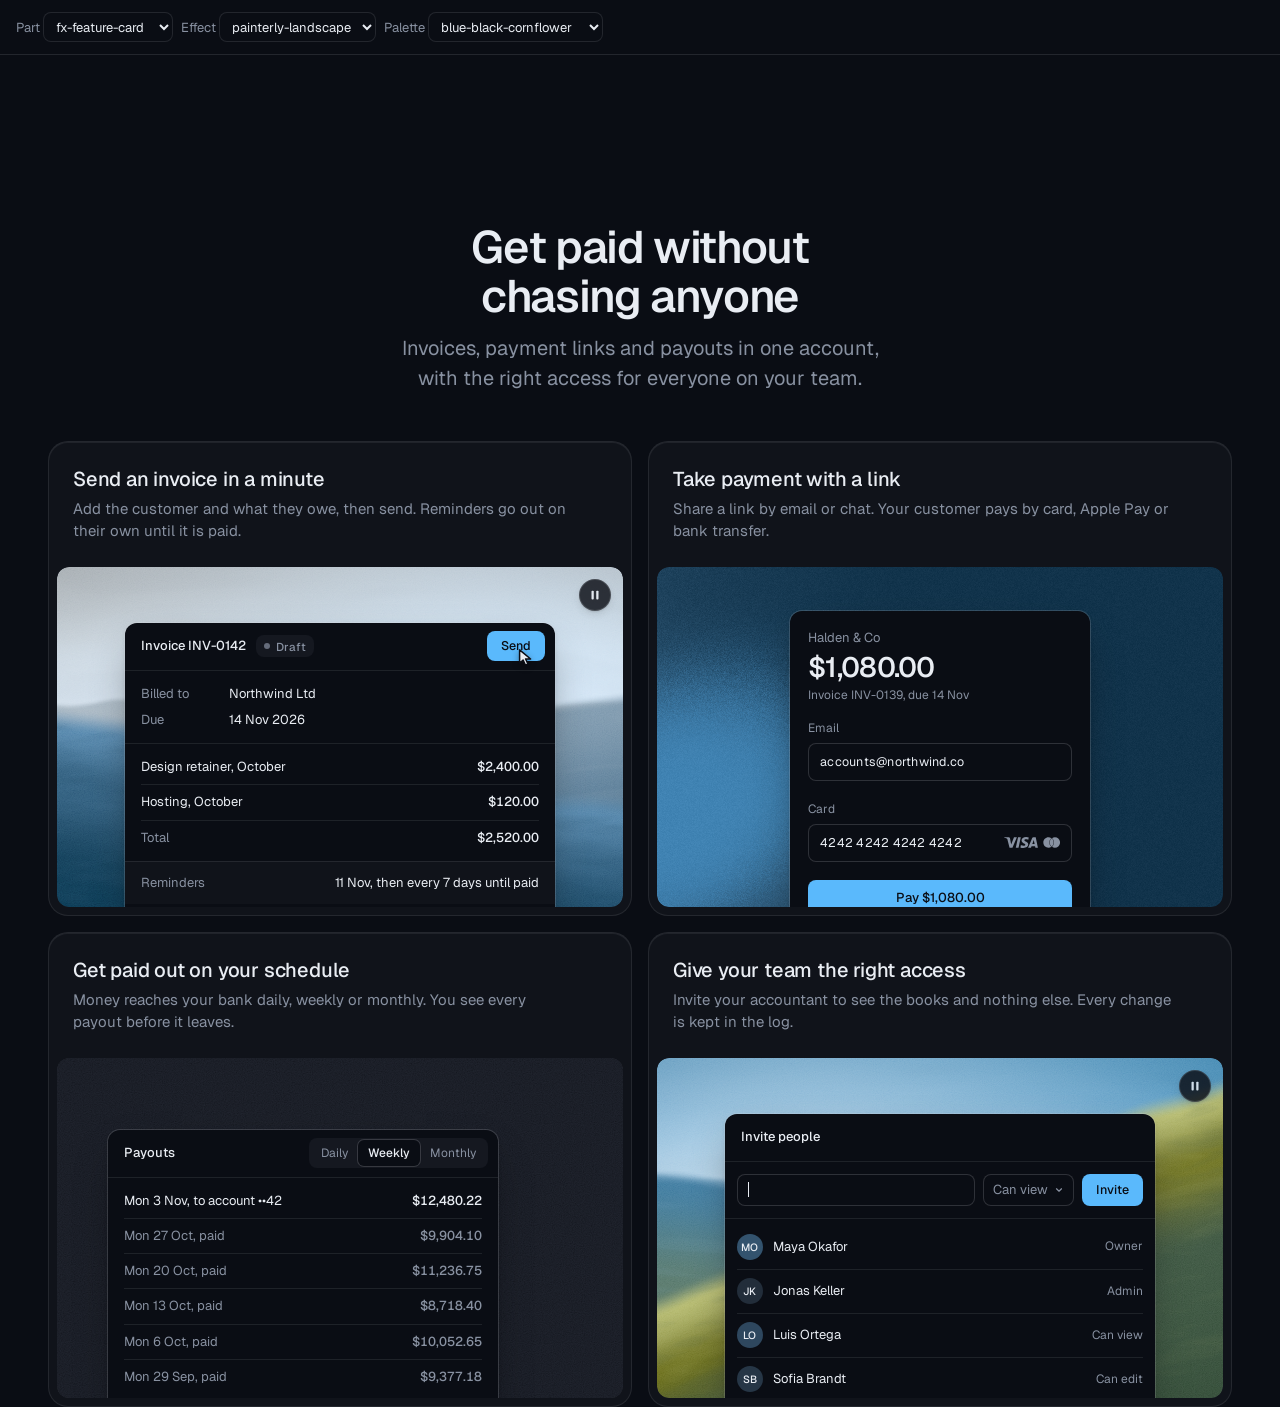
<file: assets/components/_lab.html>
<!doctype html>
<html lang="en" data-radius="soft">
<head>
<script>window.__tpGlMax = 16;   /* a gallery shows many live effects at once; a page of a site keeps the default 4 (fx.js) */</script>
<meta charset="utf-8">
<meta name="viewport" content="width=device-width, initial-scale=1">
<title>Component lab</title>
<link rel="preconnect" href="https://fonts.googleapis.com">
<link rel="preconnect" href="https://fonts.gstatic.com" crossorigin>
<link href="https://fonts.googleapis.com/css2?family=Geist:wght@100..900&family=Geist+Mono:wght@400..600&display=swap" rel="stylesheet">
<link rel="stylesheet" href="../system.css">
<link rel="stylesheet" href="./base.css">
<style>
  /* one component on its own, with a chosen effect (or object) and palette:
     _lab.html?c=fx-chart&fx=ruled-grounds&palette=white-link-blue&w=640 */
  :root { --font-display: "Geist", system-ui, sans-serif; --font-text: "Geist", system-ui, sans-serif; --font-mono: "Geist Mono", ui-monospace, monospace; --display-weight: 560; --display-tracking: -0.03em; }
  body { min-height: 100vh; margin: 0; }
  .bar { display: flex; flex-wrap: wrap; gap: 8px; align-items: center; padding: 12px 16px; border-bottom: 1px solid var(--line); font: 13px/1.4 var(--font-text); color: var(--muted); }
  .bar select { font: inherit; color: var(--ink); background: var(--bg); border: 1px solid var(--line); border-radius: var(--r-sm); height: 30px; padding: 0 8px; }
  .stage { padding: clamp(16px, 4vw, 48px); margin-inline: auto; }
</style>
</head>
<body>
<div class="bar">
  <label>Part <select id="c"></select></label>
  <label>Effect <select id="fx"></select></label>
  <label>Palette <select id="pal"></select></label>
</div>
<main class="stage" id="stage"></main>
<script type="module">
  import fx from '../effects/fx.js';
  const PARTS = ['fx-feature-card', 'fx-dither-object', 'fx-headline', 'fx-button', 'fx-prompt', 'fx-icon-tiles', 'fx-stat', 'fx-globe', 'fx-map', 'fx-chart', 'fx-bars', 'fx-band', 'fx-spotlight', 'fx-photo', 'fx-avatar', 'fx-search', 'fx-logos', 'fx-tabs', 'fx-pricing', 'fx-progress'];
  const PALETTES = {
    'blue-black-cornflower': { bg: '#0a0d14', surface: '#131824', ink: '#e9edf3', muted: '#8891a1', accent: '#5ab9fc', accentInk: '#0a0d14' },
    'graphite-safety-orange': { bg: '#18191b', surface: '#222427', ink: '#eff0f1', muted: '#9c9ea3', accent: '#ff4a1f', accentInk: '#18191b' },
    'white-link-blue': { bg: '#ffffff', surface: '#f4f4f4', ink: '#111111', muted: '#6b6b6b', accent: '#1a4be0', accentInk: '#ffffff' },
    'moss-sand': { bg: '#ddd6c6', surface: '#d2cab8', ink: '#2a2a26', muted: '#59574e', accent: '#4f6238', accentInk: '#ffffff' },
    'cobalt-field': { bg: '#0034eb', surface: '#002fd6', ink: '#ffffff', muted: '#dfe4f2', accent: '#e9e34a', accentInk: '#111111' },
  };
  const q = new URLSearchParams(location.search);
  const part = PARTS.includes(q.get('c')) ? q.get('c') : PARTS[0];
  const palId = PALETTES[q.get('palette')] ? q.get('palette') : 'blue-black-cornflower';
  const p = PALETTES[palId];
  const s = document.documentElement.style;
  const action = fx.color.contrast(p.accent, p.bg) >= 2.2 ? p.accent : p.ink;
  Object.entries({ '--p-bg': p.bg, '--p-surface': p.surface, '--p-ink': p.ink, '--p-muted': p.muted, '--p-accent': p.accent, '--p-accent-ink': p.accentInk, '--p-action': action, '--p-action-ink': action === p.accent ? p.accentInk : p.bg }).forEach(([k, v]) => s.setProperty(k, v));
  s.colorScheme = fx.color.isDark(p.bg) ? 'dark' : 'light';
  if (q.has('fallback')) fx.config.forceFallback = true;
  // one part at a time: at most 4 live WebGL contexts on this page
  fx.config.maxLive = 4;
  if (q.has('w')) document.getElementById('stage').style.maxWidth = q.get('w') + 'px';

  const base = `./${part}/`;
  const [meta, html, mod] = await Promise.all([fetch(base + 'meta.json').then(r => r.json()), fetch(base + 'component.html').then(r => r.text()), import(base + 'component.js')]);
  const link = Object.assign(document.createElement('link'), { rel: 'stylesheet', href: base + 'component.css' });
  document.head.append(link);
  await new Promise(r => { link.onload = link.onerror = r; });
  const choices = meta.effects?.length ? meta.effects : meta.objects || [];
  const chosen = choices.includes(q.get('fx')) ? q.get('fx') : meta.default;
  const stage = document.getElementById('stage');
  stage.innerHTML = html;
  const root = stage.firstElementChild;
  // the chosen effect goes where the part reads it: data-cx-object, data-cx-fill, or data-cx-effect on the root
  // the dither object: one figure set to the chosen object (one live object, as on a page); no caption under it
  if (meta.objects) {
    const fig = root.matches('[data-cx-object]') ? root : root.querySelector('[data-cx-object]');
    fig.dataset.cxObject = chosen;
    if (q.get('render') === 'studio') fig.dataset.cxRender = 'studio';
    fig.querySelector('.cx-obj__stage').removeAttribute('aria-label');
    fig.style.maxWidth = '720px';
  }
  // without ?fx= the markup keeps its own effects (the feature card mixes a landscape and a grain: setting
  // the default on every panel would paint the grain panel as a landscape too)
  else if (!choices.includes(q.get('fx'))) { /* as written */ }
  else if (root.querySelector('[data-cx-fill]')) root.querySelectorAll('[data-cx-fill]').forEach(el => { el.dataset.cxFill = chosen; });
  else if (root.querySelector('[data-cx-effect]')) root.querySelectorAll('[data-cx-effect]').forEach(el => { el.dataset.cxEffect = chosen; });
  else root.dataset.cxEffect = chosen;
  // the map draws its baked streets; an effect named with ?fx= shows its fallback ground (no map data) instead
  if (part === 'fx-map' && choices.includes(q.get('fx'))) delete root.dataset.cxMap;
  await document.fonts.ready;
  window.__part = mod.default(root);
  setTimeout(() => { document.documentElement.dataset.ready = '1'; }, 1200);

  const fill = (sel, list, cur, key) => {
    const el = document.getElementById(sel);
    el.innerHTML = list.map(v => `<option${v === cur ? ' selected' : ''}>${v}</option>`).join('');
    el.addEventListener('change', () => { q.set(key, el.value); if (key === 'c') q.delete('fx'); location.search = q.toString(); });
  };
  fill('c', PARTS, part, 'c');
  // a part whose default is none (the map's streets, the photograph as it is) lists none first, so the
  // select never shows an effect that is not on
  fill('fx', meta.default === 'none' ? ['none', ...choices] : choices, chosen, 'fx');
  fill('pal', Object.keys(PALETTES), palId, 'palette');
</script>
</body>
</html>
</file>
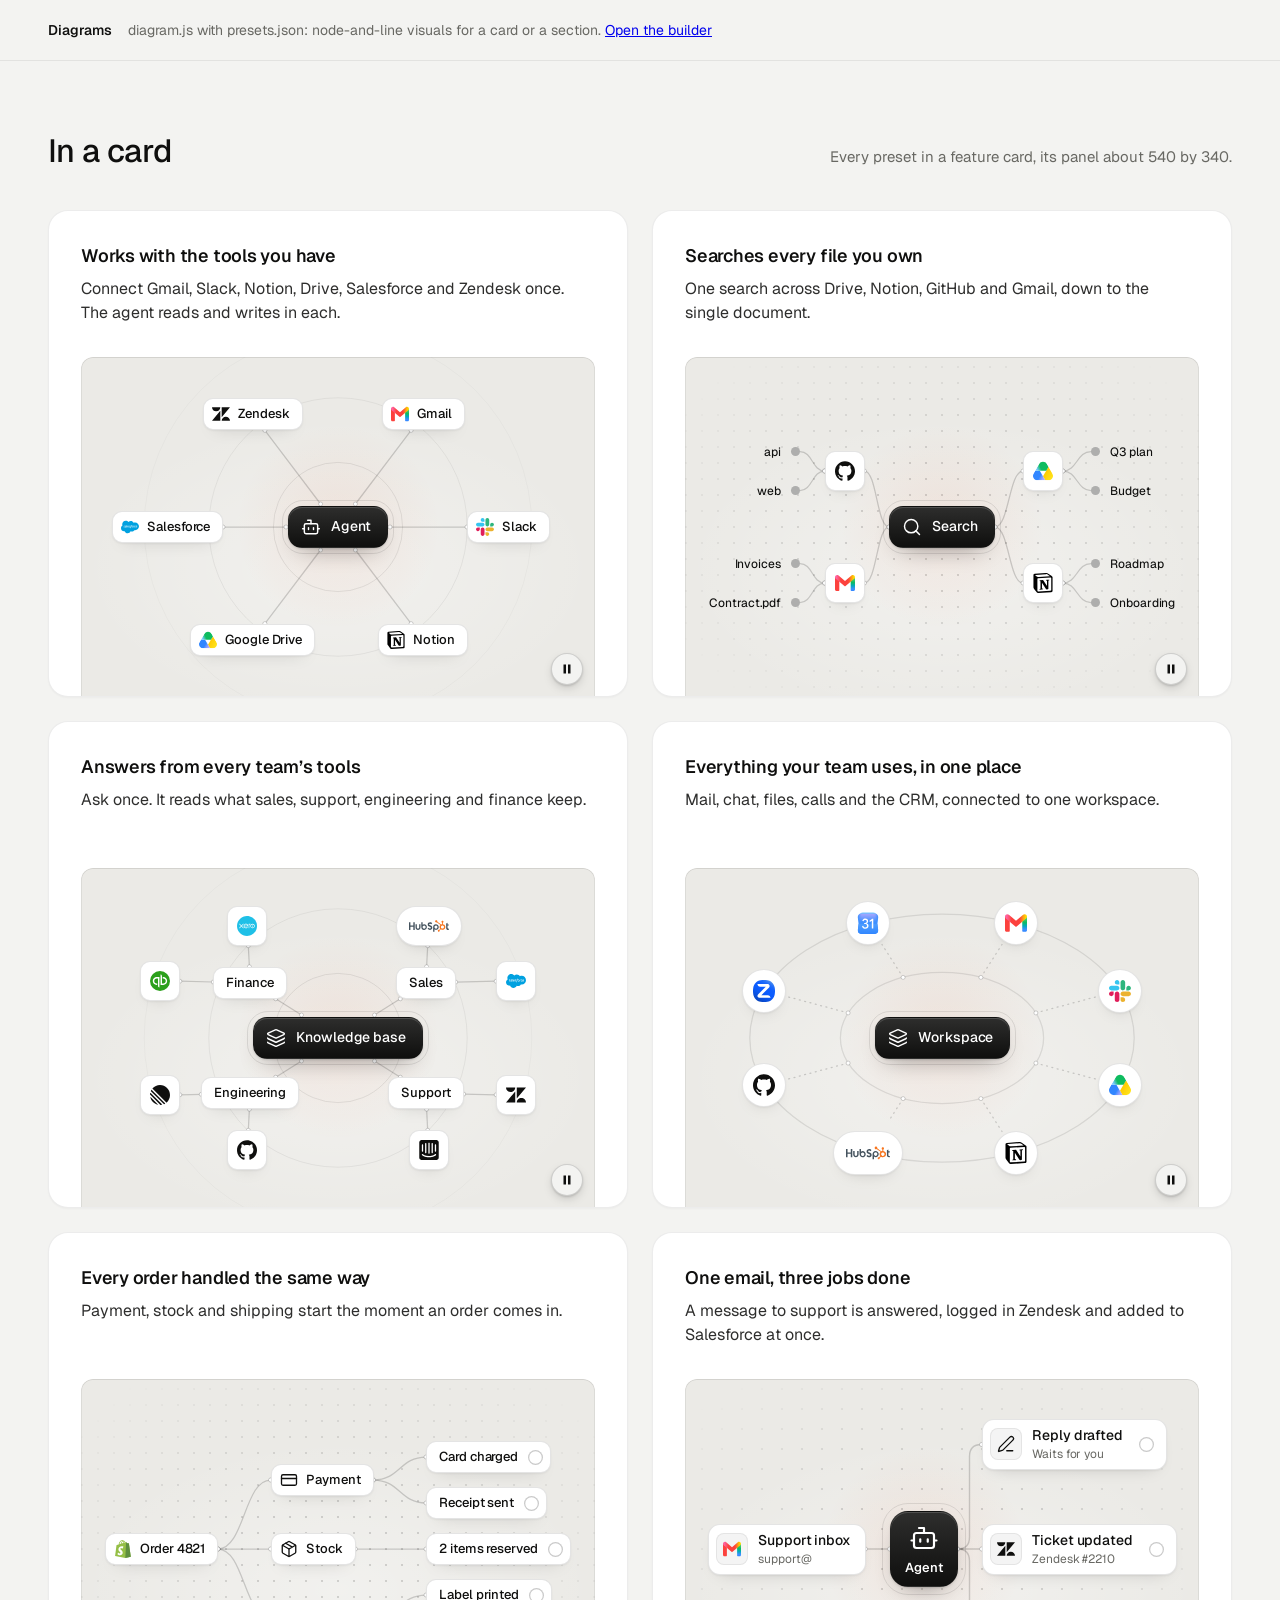
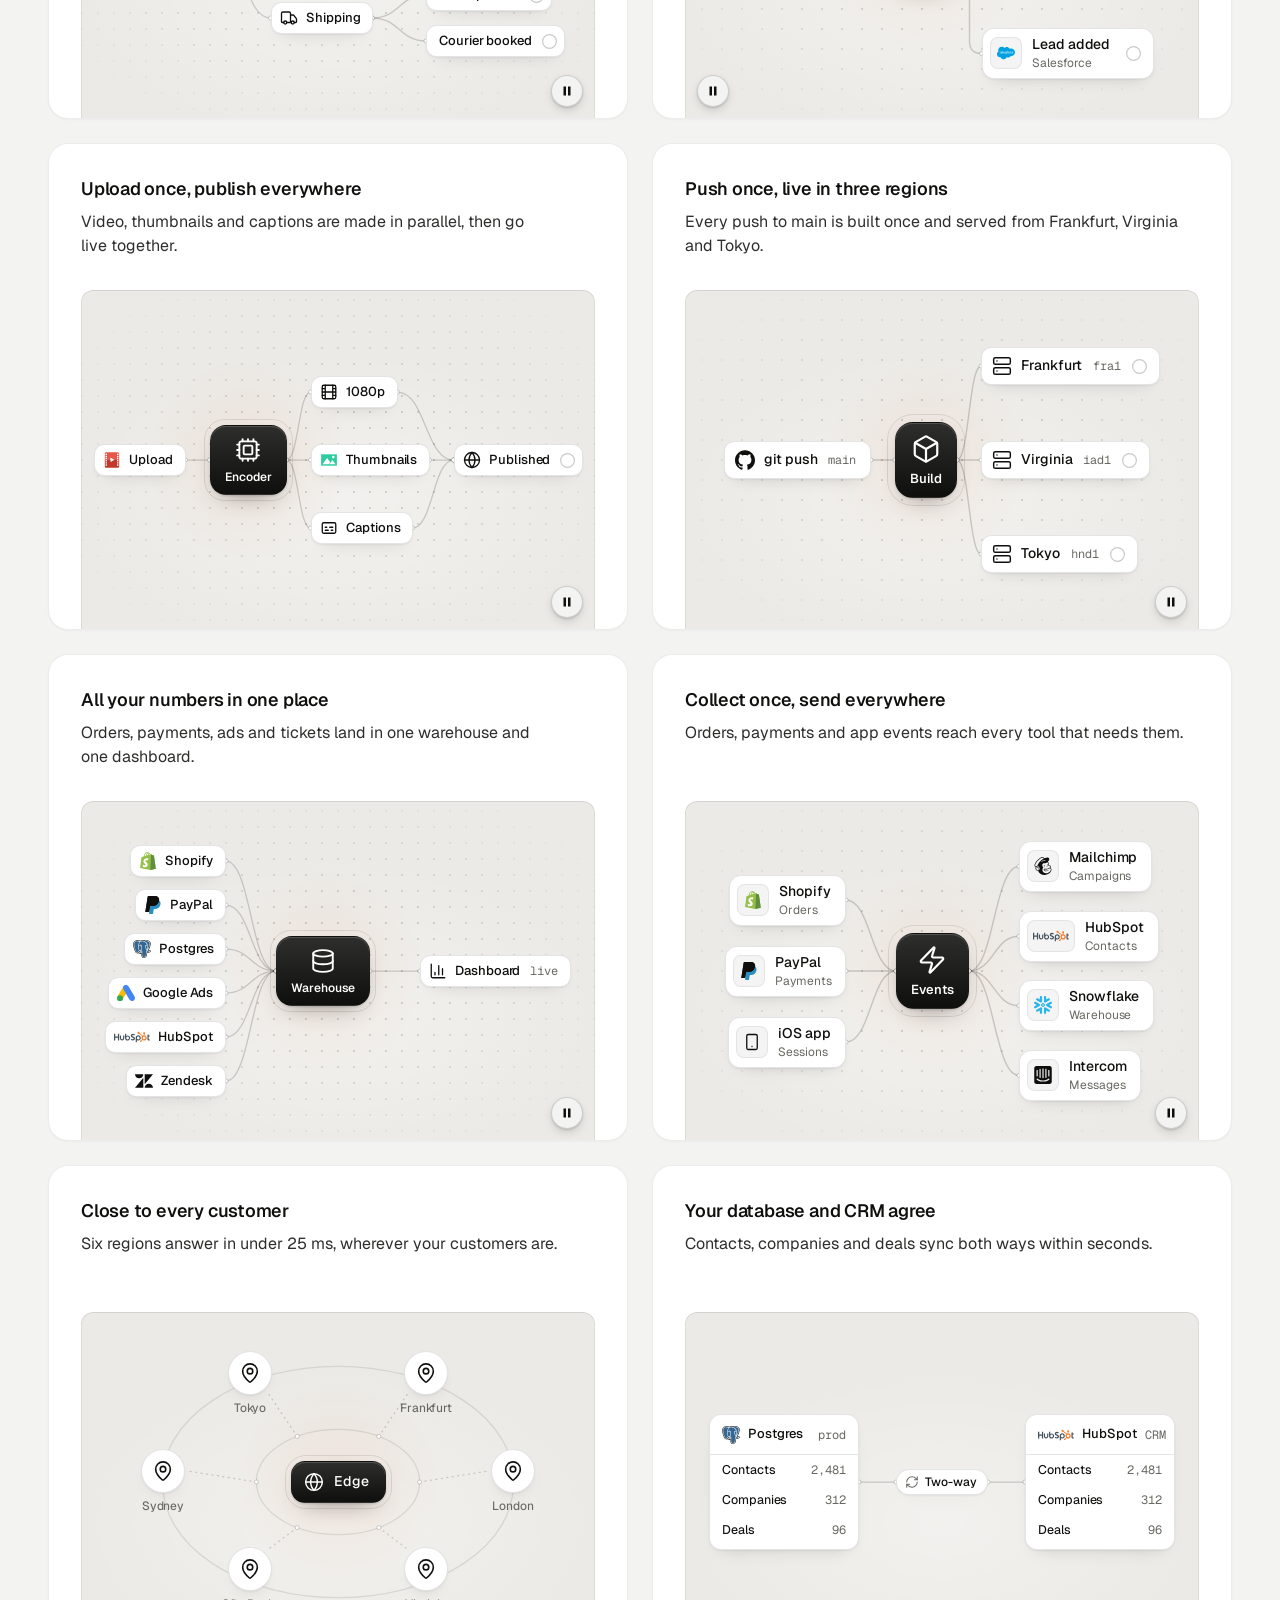
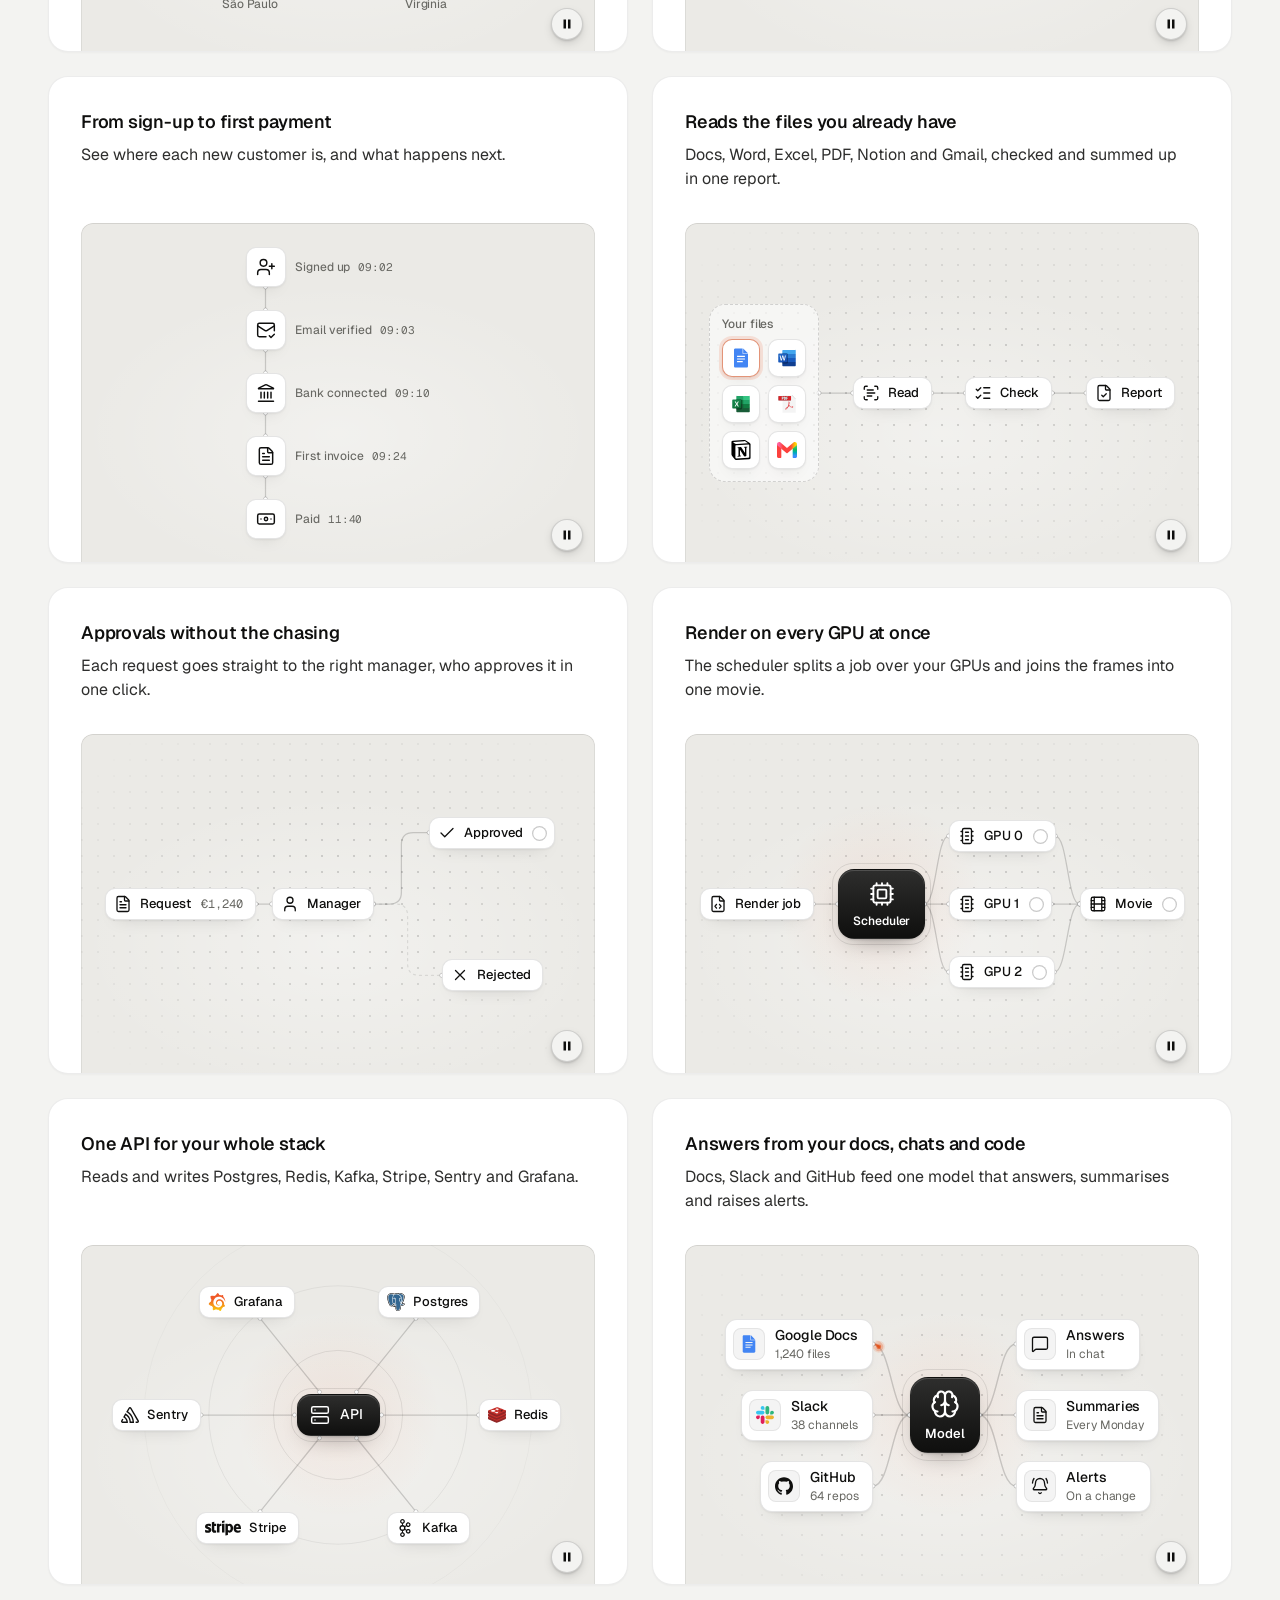
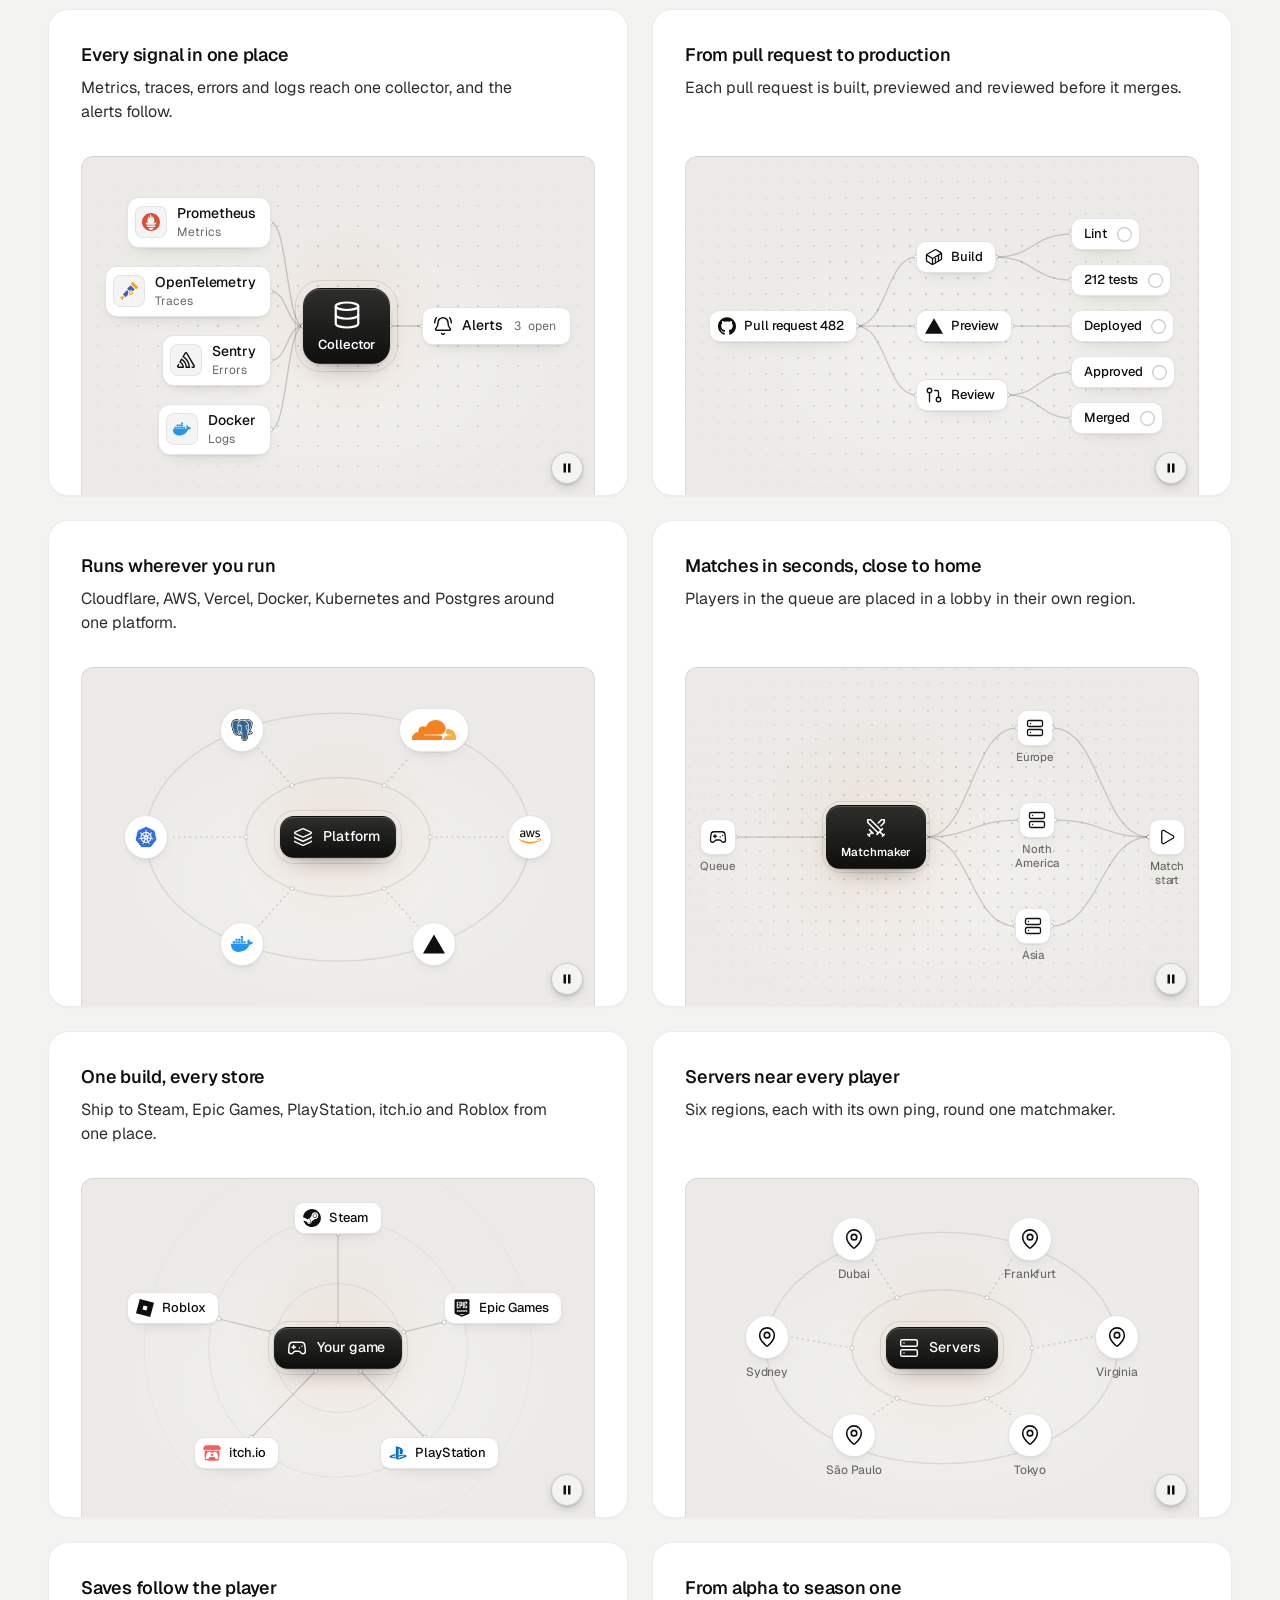
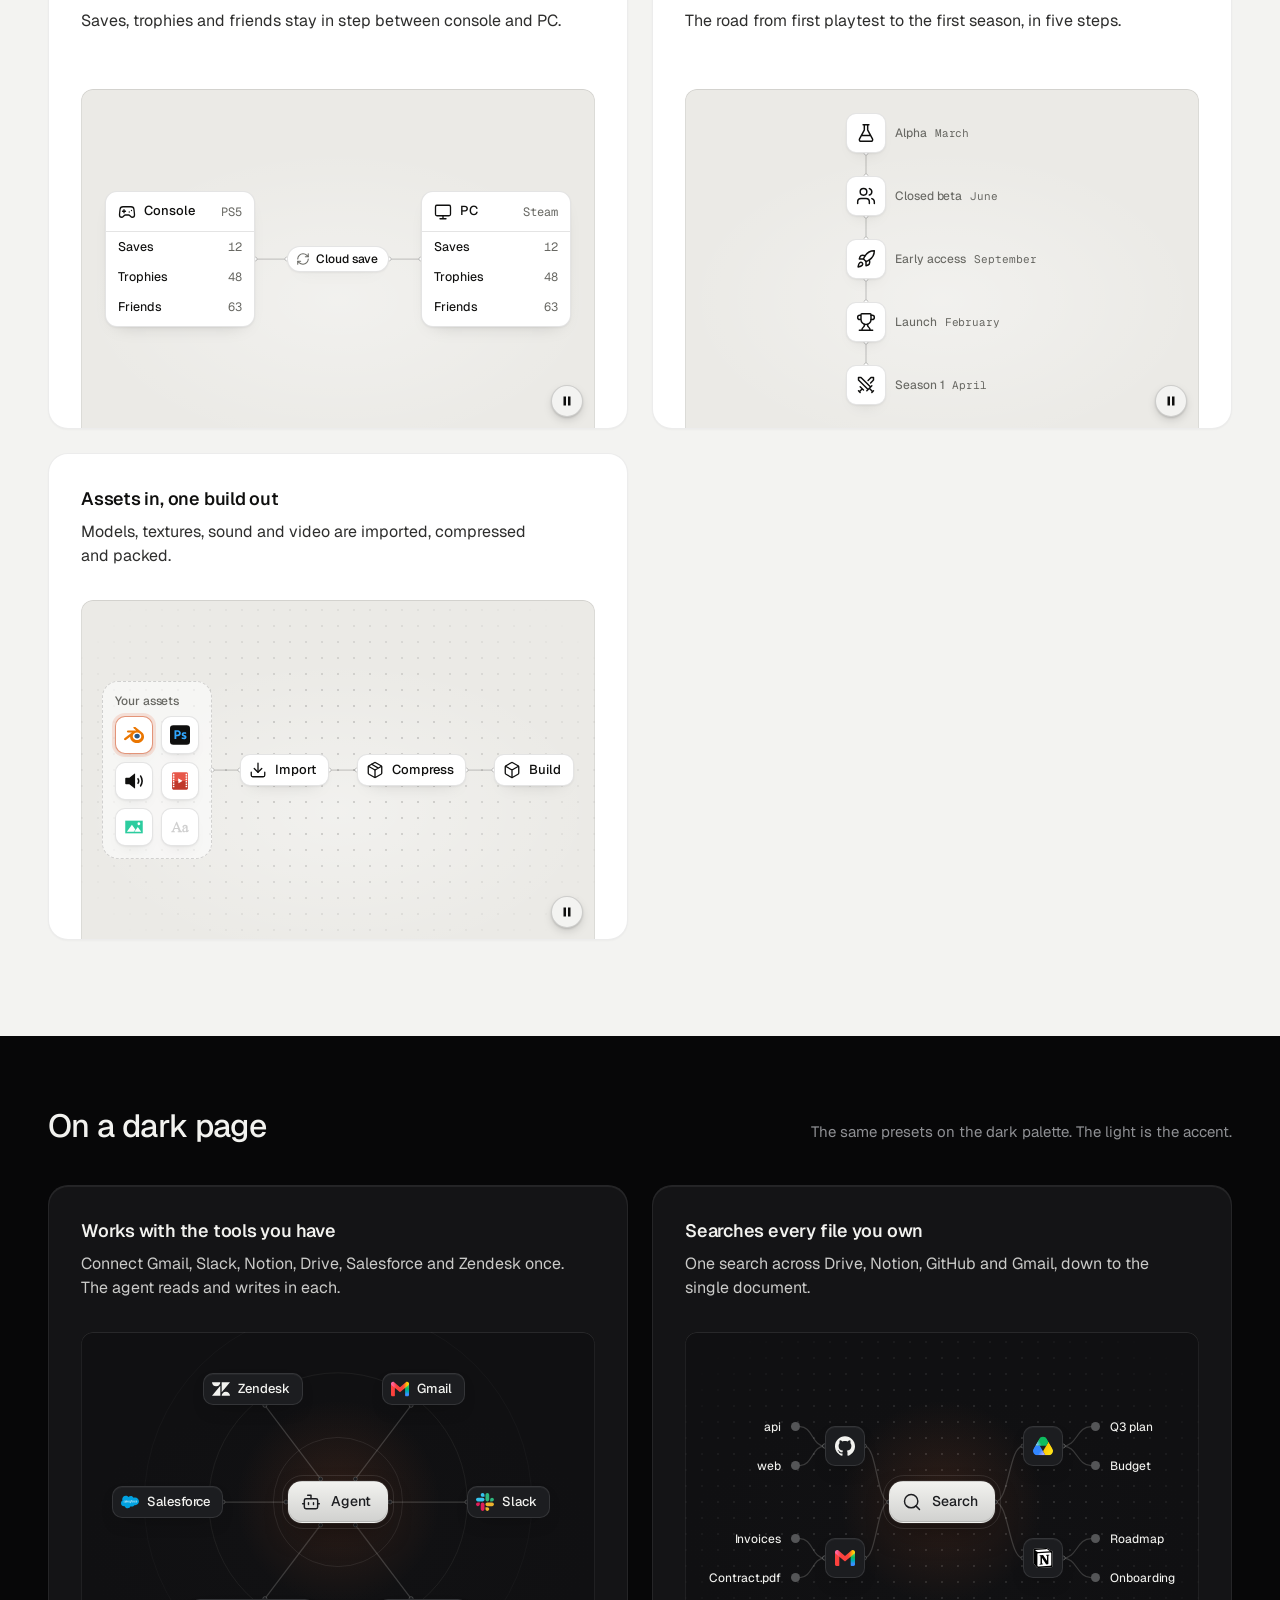
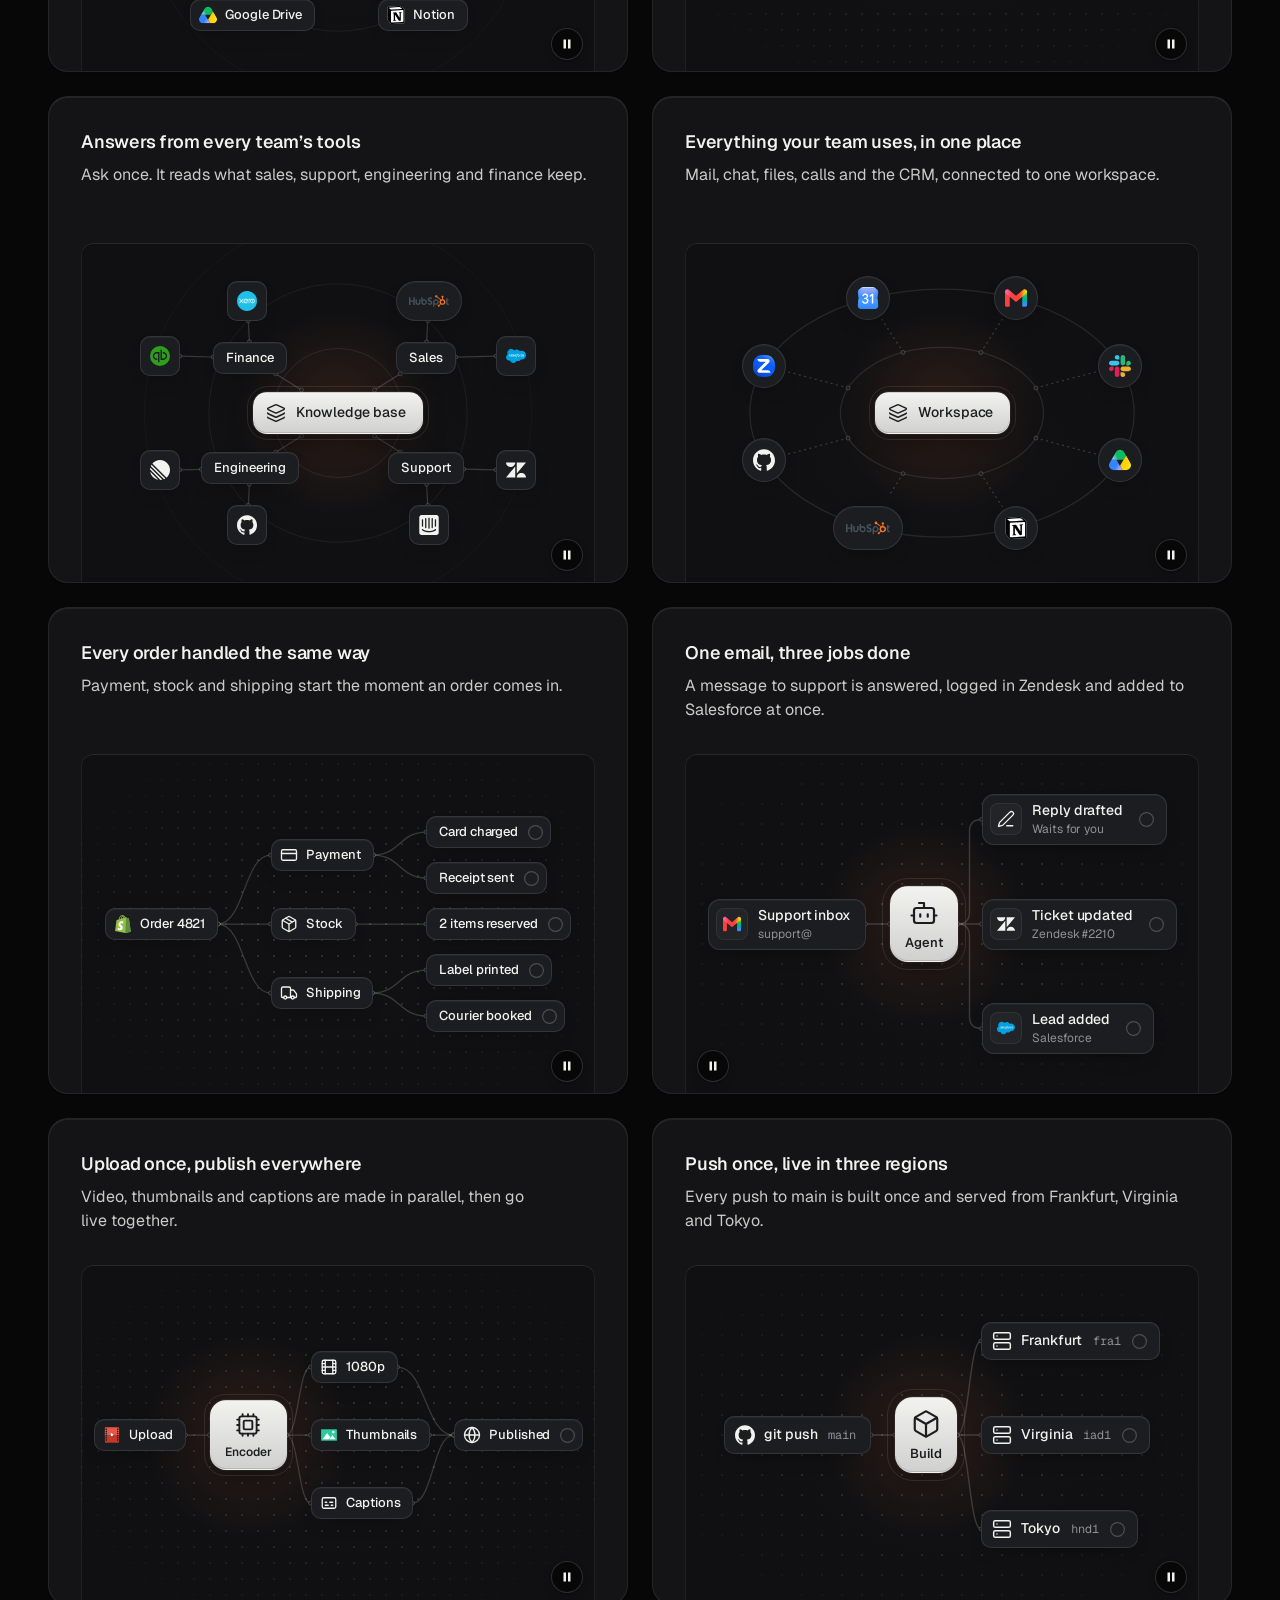
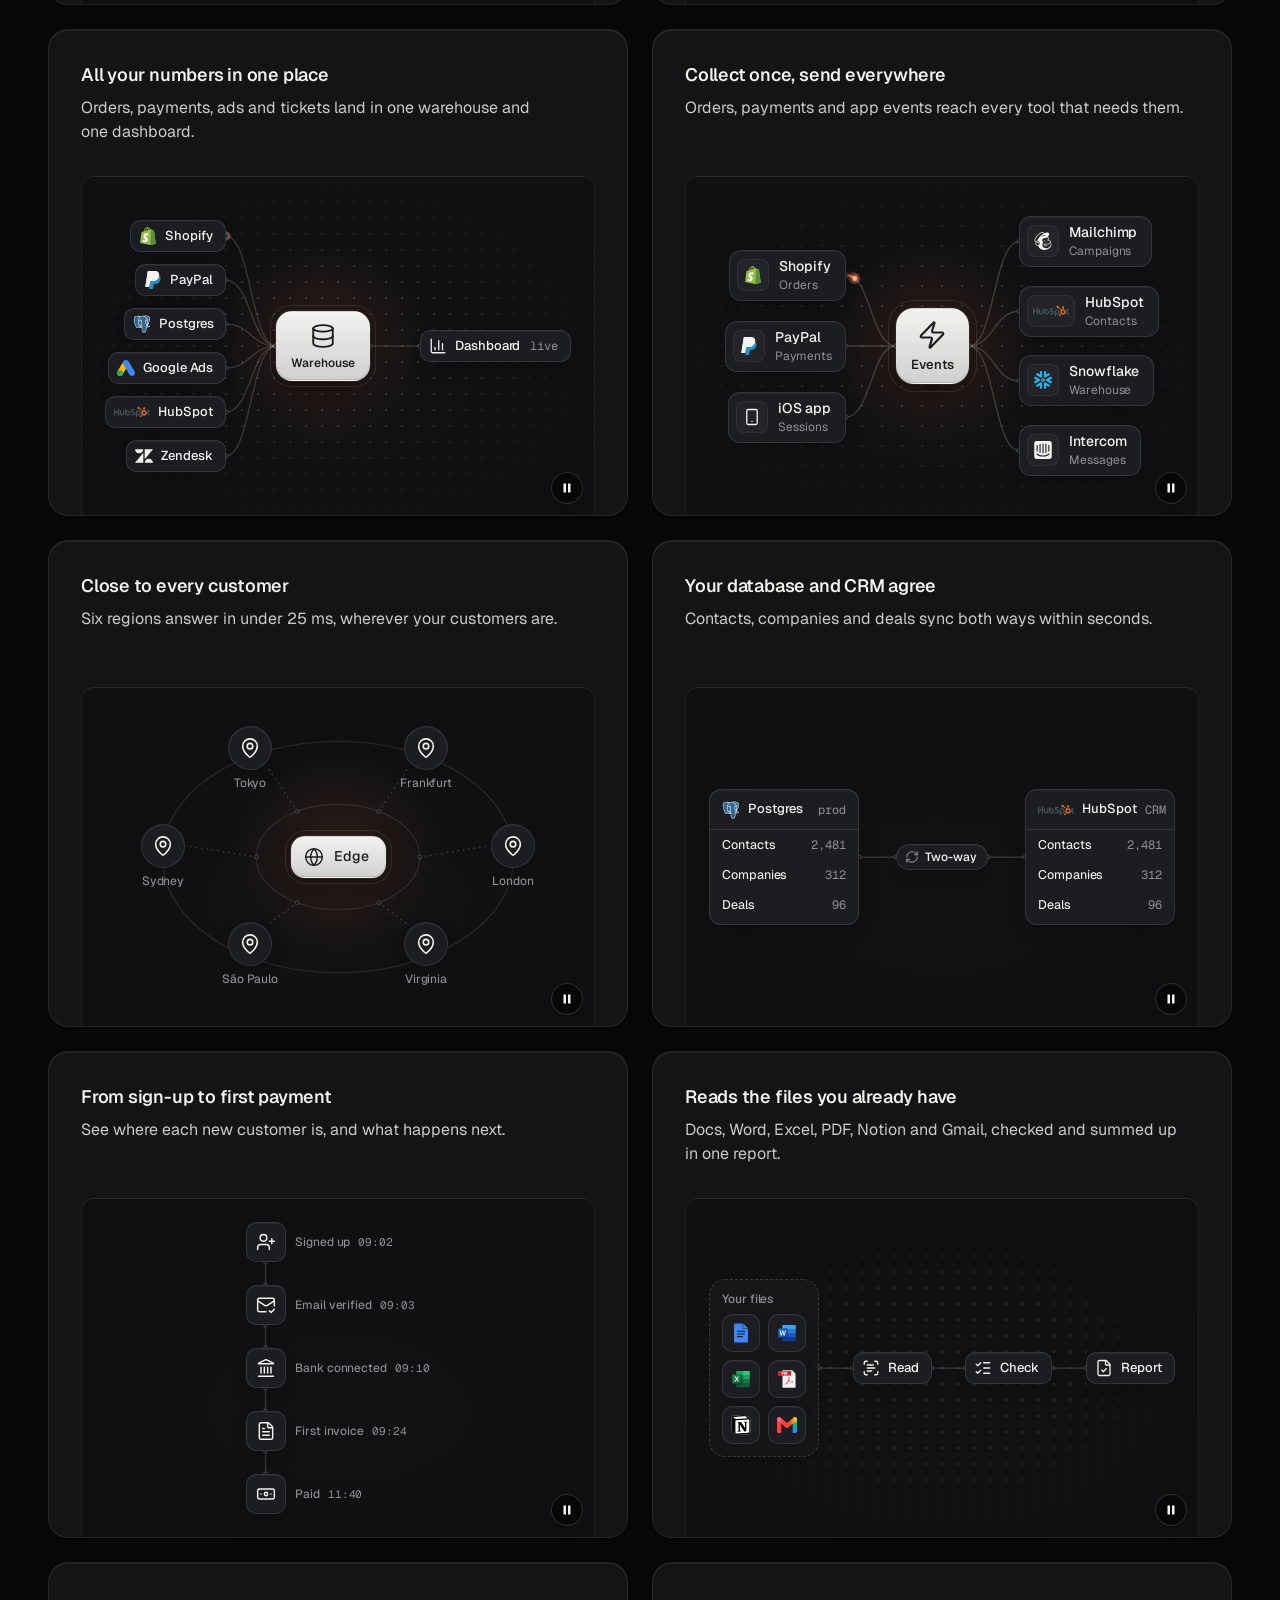
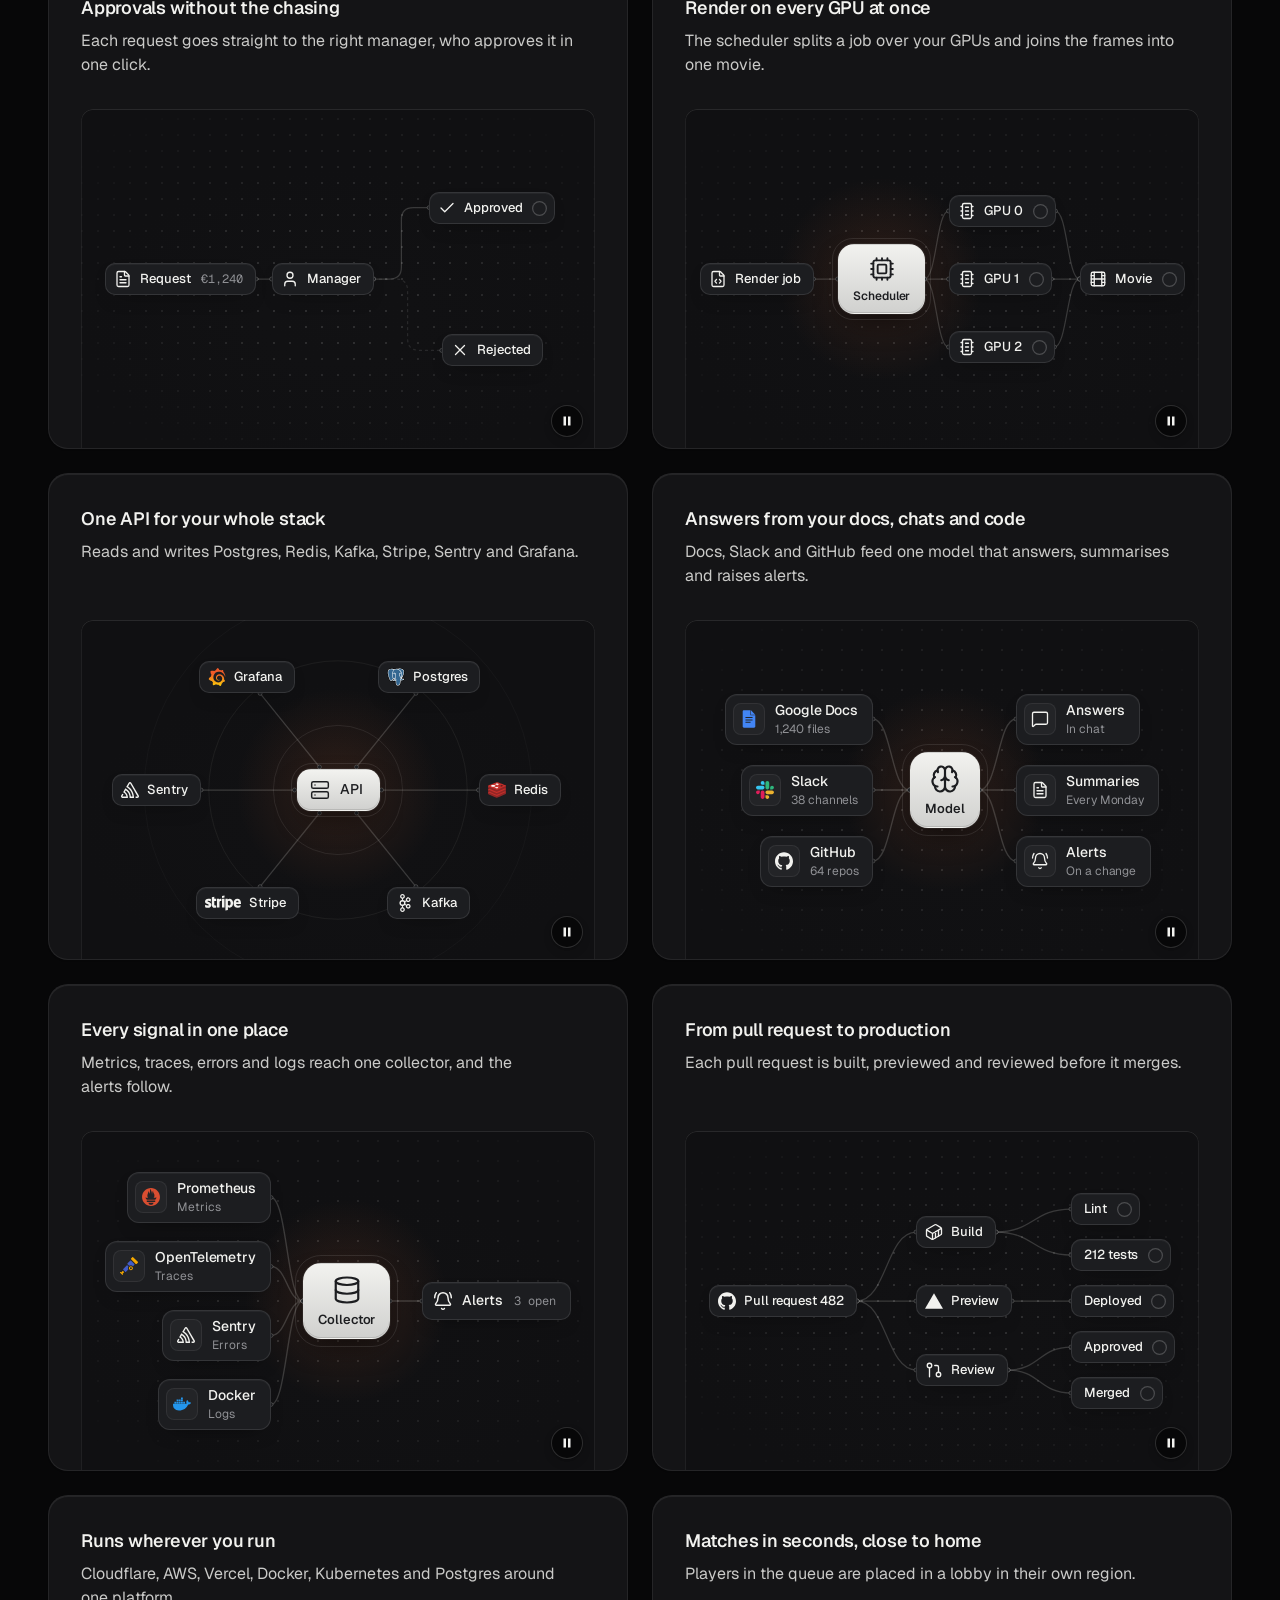
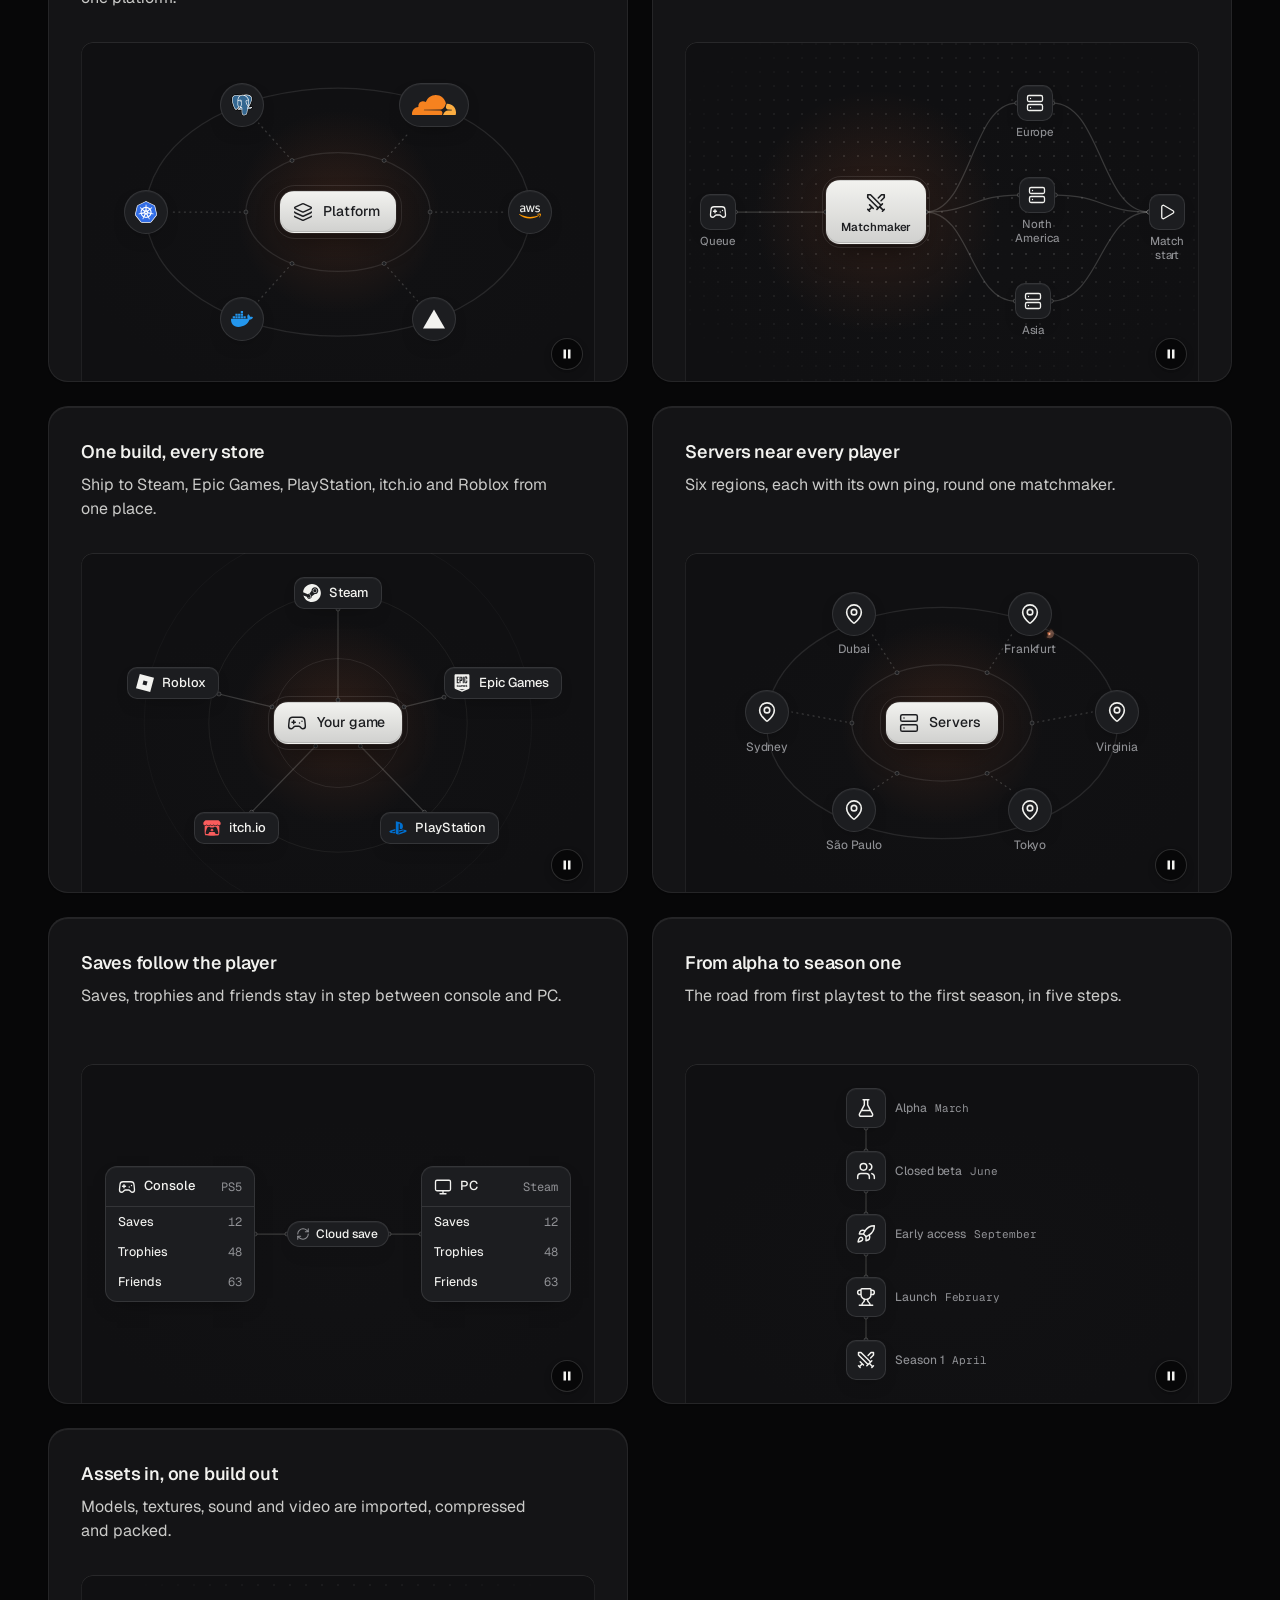
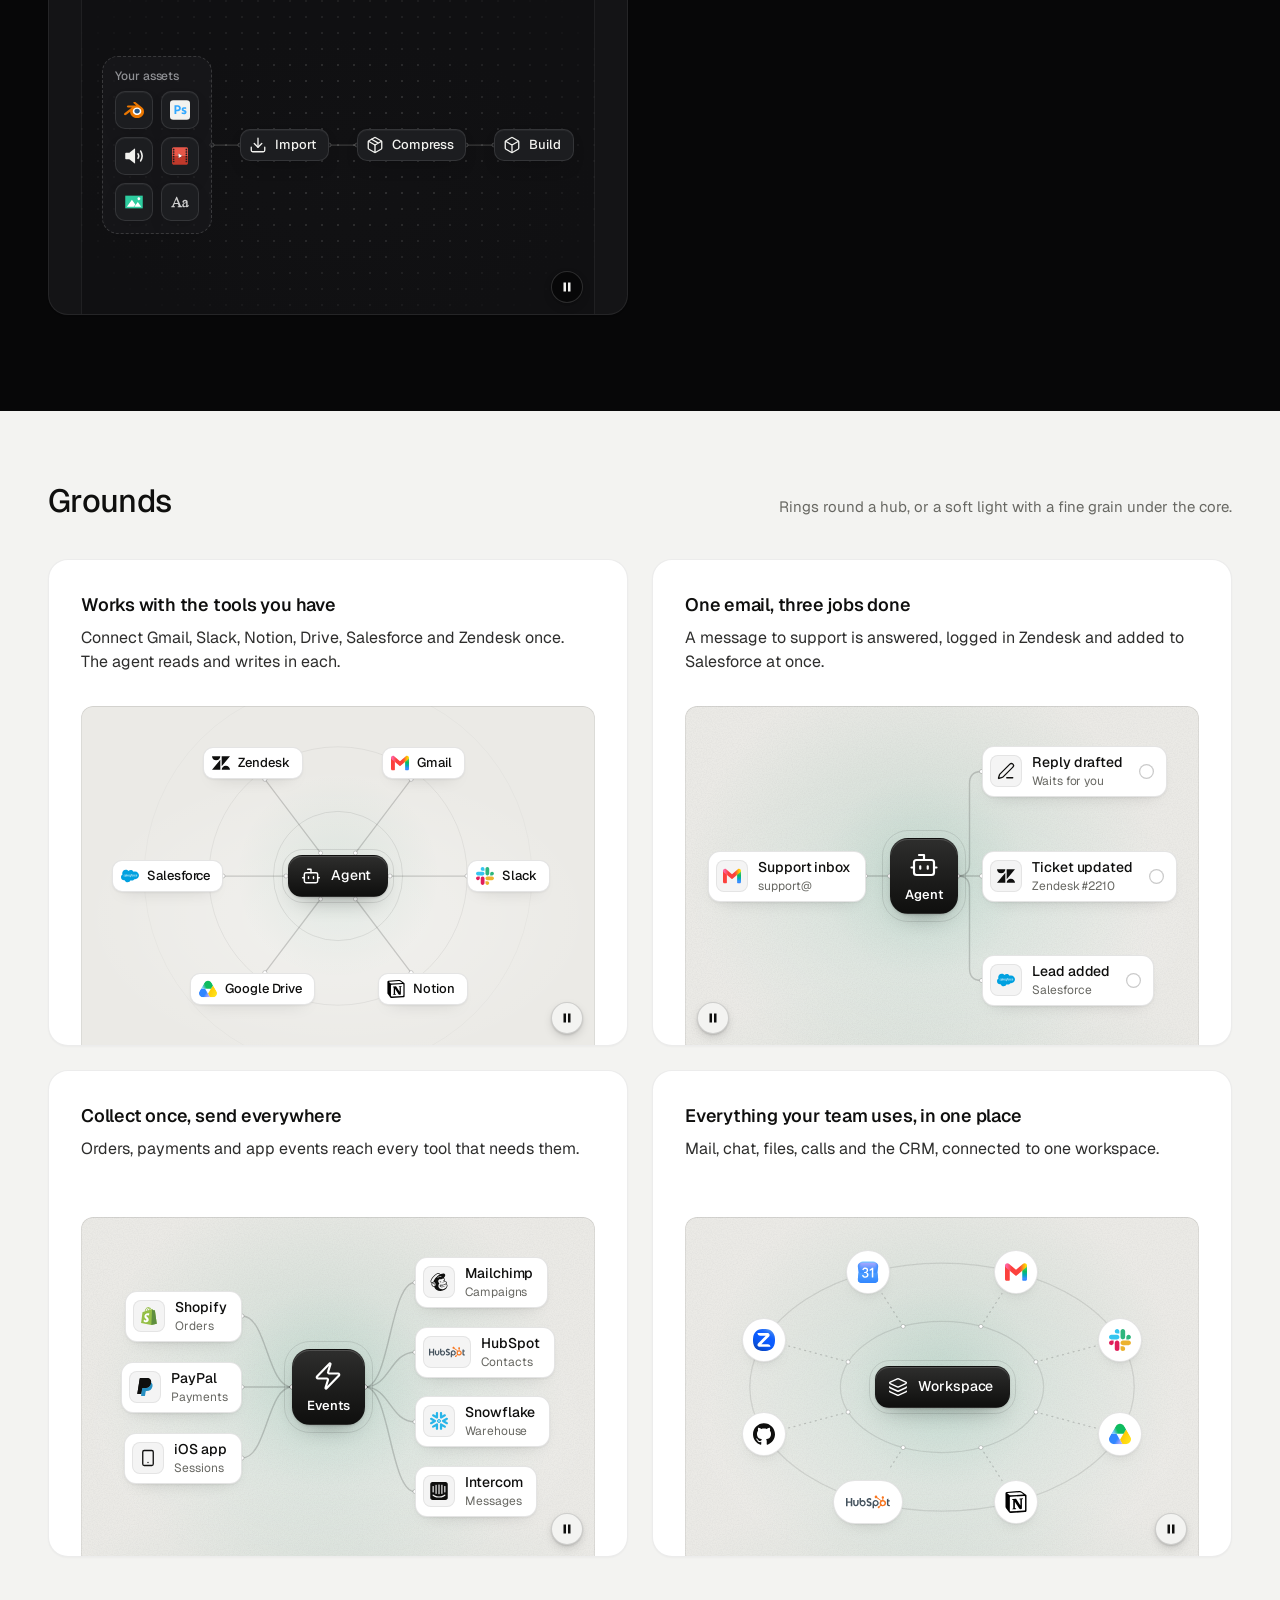
<file: assets/diagrams/demo.html>
<!doctype html>
<html lang="en">
<head>
<meta charset="utf-8">
<meta name="viewport" content="width=device-width, initial-scale=1">
<title>Diagrams</title>
<link rel="preconnect" href="https://fonts.googleapis.com">
<link rel="preconnect" href="https://fonts.gstatic.com" crossorigin>
<link href="https://fonts.googleapis.com/css2?family=Geist:wght@300..700&family=Geist+Mono:wght@400;500&display=swap" rel="stylesheet">
<link rel="stylesheet" href="../ui/cards.css">
<link rel="stylesheet" href="diagram.css">
<style>
  /* two page palettes (the same as assets/ui/cards.html); every colour of the cards and the diagrams
     comes from these */
  :root {
    --font-text: "Geist", system-ui, sans-serif;
    --font-display: "Geist", system-ui, sans-serif;
    --font-mono: "Geist Mono", ui-monospace, monospace;
  }
  [data-theme="light"] {
    --bg: #f3f3f1; --card: #ffffff; --ink: #0f0f0e; --muted: #686863; --accent: #e5531c; --accent-ink: #ffffff; --frag: #ffffff; --ground-bg: #ebeae6; --ground-accent: #dcd9d0;
  }
  [data-theme="light"][data-accent="blue"] { --accent: #2456e8; }
  [data-theme="light"][data-accent="green"] { --accent: #16825d; }
  [data-theme="dark"] {
    --bg: #070708; --card: #141416; --ink: #f2f2ef; --muted: #8f9094; --accent: #ff7a3c; --accent-ink: #120c08; --frag: #1c1d20; --ground-bg: #101012; --ground-accent: #232326;
  }
  [data-theme="dark"][data-accent="white"] { --accent: #f2f2ef; --accent-ink: #0b0b0c; }
  [data-theme="dark"][data-accent="green"] { --accent: #3ccf8e; --accent-ink: #06130d; }
  * { box-sizing: border-box; }
  html, body { margin: 0; }
  body { font-family: var(--font-text); background: #f3f3f1; color: #0f0f0e; -webkit-font-smoothing: antialiased; }
  .set { background: var(--bg); color: var(--ink); padding: 72px 0 96px; }
  .wrap { max-width: 1232px; margin: 0 auto; padding: 0 24px; }
  .head { display: flex; align-items: baseline; justify-content: space-between; gap: 24px; margin-bottom: 40px; }
  .head h2 { margin: 0; font: 500 32px/1.15 var(--font-display); letter-spacing: -0.02em; }
  .head p { margin: 0; color: var(--muted); font-size: 15px; max-width: 46ch; }
  .grid { display: grid; grid-template-columns: repeat(2, minmax(0, 1fr)); gap: 24px; }
  .grid--one { grid-template-columns: minmax(0, 1fr); }
  /* the panel heights of the brief: a card panel about 340 high, a section panel 560 */
  .card > .panel { --p-h: 340px; }
  .card--wide > .panel { --p-h: 560px; }
  .item { display: flex; flex-direction: column; gap: 10px; min-width: 0; }
  .item > .card { flex: 1; }
  .item > code { font: 400 12px/1 var(--font-mono); color: var(--muted); padding-left: 4px; }
  .top { background: #f3f3f1; border-bottom: 1px solid rgb(0 0 0 / .07); }
  .top .wrap { display: flex; align-items: center; gap: 16px; height: 60px; font-size: 14px; }
  .top b { font-weight: 560; }
  .top span { color: #686863; }
  /* a held moment (?dg=rest or mid) shows its end state at once, for screenshots */
  .dg-hold .dg *, .dg-hold .dg *::before, .dg-hold .dg *::after { transition: none !important; animation: none !important; }
  @media (max-width: 1023px) { .grid { grid-template-columns: minmax(0, 1fr); } }
  @media (max-width: 639px) {
    .set { padding: 48px 0 64px; }
    .wrap { padding: 0 16px; }
    .head { flex-direction: column; gap: 8px; margin-bottom: 28px; }
    .head h2 { font-size: 26px; }
    .card > .panel { --p-h: 300px; }
    .card--wide > .panel { --p-h: 420px; }
  }
</style>
</head>
<body data-icon-base="../icons/demo/">
<!-- icons load from ../icons/demo/ (every curated icon, written by scripts/icons.mjs fetch --all). A real page loads them from assets/icons/, filled once with:
     node scripts/icons.mjs scan index.html --out assets/icons -->
<header class="top"><div class="wrap"><b>Diagrams</b><span>diagram.js with presets.json: node-and-line visuals for a card or a section. <a href="lab.html">Open the builder</a></span></div></header>
<main id="sets"></main>

<script type="module">
  import dg from './diagram.js';

  // plain card copy for the demo only (a page writes its own)
  const COPY = {
    'hub-tools': ['Works with the tools you have', 'Connect Gmail, Slack, Notion, Drive, Salesforce and Zendesk once. The agent reads and writes in each.'],
    'hub-branches': ['Searches every file you own', 'One search across Drive, Notion, GitHub and Gmail, down to the single document.'],
    'hub-web': ['Answers from every team’s tools', 'Ask once. It reads what sales, support, engineering and finance keep.'],
    'ring-apps': ['Everything your team uses, in one place', 'Mail, chat, files, calls and the CRM, connected to one workspace.'],
    'tree-orders': ['Every order handled the same way', 'Payment, stock and shipping start the moment an order comes in.'],
    'lanes-agent': ['One email, three jobs done', 'A message to support is answered, logged in Zendesk and added to Salesforce at once.'],
    'lanes-media': ['Upload once, publish everywhere', 'Video, thumbnails and captions are made in parallel, then go live together.'],
    'lanes-deploy': ['Push once, live in three regions', 'Every push to main is built once and served from Frankfurt, Virginia and Tokyo.'],
    'fanin-warehouse': ['All your numbers in one place', 'Orders, payments, ads and tickets land in one warehouse and one dashboard.'],
    'bowtie-events': ['Collect once, send everywhere', 'Orders, payments and app events reach every tool that needs them.'],
    'ring-regions': ['Close to every customer', 'Six regions answer in under 25 ms, wherever your customers are.'],
    'sync-crm': ['Your database and CRM agree', 'Contacts, companies and deals sync both ways within seconds.'],
    'timeline-onboarding': ['From sign-up to first payment', 'See where each new customer is, and what happens next.'],
    'grid-documents': ['Reads the files you already have', 'Docs, Word, Excel, PDF, Notion and Gmail, checked and summed up in one report.'],
    'free-approval': ['Approvals without the chasing', 'Each request goes straight to the right manager, who approves it in one click.'],
    'lanes-render': ['Render on every GPU at once', 'The scheduler splits a job over your GPUs and joins the frames into one movie.'],
    'hub-stack': ['One API for your whole stack', 'Reads and writes Postgres, Redis, Kafka, Stripe, Sentry and Grafana.'],
    'bowtie-model': ['Answers from your docs, chats and code', 'Docs, Slack and GitHub feed one model that answers, summarises and raises alerts.'],
    'fanin-telemetry': ['Every signal in one place', 'Metrics, traces, errors and logs reach one collector, and the alerts follow.'],
    'tree-release': ['From pull request to production', 'Each pull request is built, previewed and reviewed before it merges.'],
    'ring-edge': ['Runs wherever you run', 'Cloudflare, AWS, Vercel, Docker, Kubernetes and Postgres around one platform.'],
    'lanes-matchmaking': ['Matches in seconds, close to home', 'Players in the queue are placed in a lobby in their own region.'],
    'hub-stores': ['One build, every store', 'Ship to Steam, Epic Games, PlayStation, itch.io and Roblox from one place.'],
    'ring-servers': ['Servers near every player', 'Six regions, each with its own ping, round one matchmaker.'],
    'sync-saves': ['Saves follow the player', 'Saves, trophies and friends stay in step between console and PC.'],
    'timeline-season': ['From alpha to season one', 'The road from first playtest to the first season, in five steps.'],
    'grid-assets': ['Assets in, one build out', 'Models, textures, sound and video are imported, compressed and packed.'],
  };
  const q = new URLSearchParams(location.search);
  const only = q.get('ids') ? q.get('ids').split(',') : null;
  const themes = q.get('theme') ? q.get('theme').split(',') : ['light', 'dark'];
  const type = q.get('type');                // software | tech | gaming | product | service
  const show = q.get('show') || 'all';      // all | cards | grounds | sections
  const groundAll = q.get('ground');         // ?ground=glow tries one ground on every card

  const presets = await dg.presets();
  const ids = Object.keys(presets).filter(id => (!only || only.includes(id)) && (!type || (presets[id].types || []).includes(type)));
  const root = document.getElementById('sets');

  const card = (id, cls = '', opts = null) => {
    const [t, p] = COPY[id] || [id, ''];
    const wrap = document.createElement('div');
    wrap.className = 'item';
    const a = document.createElement('article');
    a.className = 'card card--row ' + cls;
    a.innerHTML = `<h3></h3><p></p><div class="panel"><div class="dg" data-diagram="${id}"></div></div>`;
    a.querySelector('h3').textContent = t;
    a.querySelector('p').textContent = p;
    const o = { ...(opts || {}), ...(groundAll ? { ground: groundAll } : {}) };
    if (Object.keys(o).length) a.querySelector('.dg').dataset.diagramOpts = JSON.stringify(o);
    a.dataset.preset = id;
    wrap.append(a);
    if (q.get('labels')) { const code = document.createElement('code'); code.textContent = id + (o.ground ? ` · ground ${o.ground}` : ''); wrap.append(code); }
    return wrap;
  };
  const set = (theme, title, text, list, wideCards, accent) => {
    const sec = document.createElement('section');
    sec.className = 'set';
    sec.dataset.theme = theme;
    if (accent) sec.dataset.accent = accent;
    sec.innerHTML = `<div class="wrap"><div class="head"><h2></h2><p></p></div><div class="grid${wideCards ? ' grid--one' : ''}"></div></div>`;
    sec.querySelector('h2').textContent = title;
    sec.querySelector('.head p').textContent = text;
    const grid = sec.querySelector('.grid');
    list.forEach(x => { const [id, o] = Array.isArray(x) ? x : [x, null]; if (presets[id]) grid.appendChild(card(id, wideCards ? 'card--wide' : '', o)); });
    root.appendChild(sec);
  };
  if (show === 'all' || show === 'cards') {
    if (themes.includes('light')) set('light', 'In a card', 'Every preset in a feature card, its panel about 540 by 340.', ids);
    if (themes.includes('dark')) set('dark', 'On a dark page', 'The same presets on the dark palette. The light is the accent.', ids);
  }
  if (show === 'all' || show === 'grounds') {
    const g = [['hub-tools', { ground: 'rings' }], ['lanes-agent', { ground: 'glow' }], ['bowtie-events', { ground: 'glow dots' }], ['ring-apps', { ground: 'glow' }]]
      .filter(([id]) => !only || only.includes(id));
    if (themes.includes('light')) set('light', 'Grounds', 'Rings round a hub, or a soft light with a fine grain under the core.', g, false, 'green');
    if (themes.includes('dark')) set('dark', 'Grounds, dark', 'The same grounds on the dark palette.', g, false, 'green');
  }
  if (show === 'all' || show === 'sections') {
    const wl = ['lanes-agent', 'bowtie-events'].filter(id => !only || only.includes(id));
    const wd = ['hub-branches', 'sync-crm'].filter(id => !only || only.includes(id));
    if (themes.includes('light')) set('light', 'In a section', 'The same specs at section size, about 1170 by 560. Nodes with a line become cards.', wl, true, 'blue');
    if (themes.includes('dark')) set('dark', 'Section, dark', 'A white light on the dark palette.', wd, true, 'white');
  }

  const all = await dg.auto(document);
  window.__dg = all;
  await document.fonts.ready;
  await dg.ready();
  // ?dg=rest holds every diagram at rest, ?dg=mid at its busiest moment (screenshots)
  const hold = q.get('dg');
  if (hold) { document.documentElement.classList.add('dg-hold'); all.forEach(d => d.seek(hold === 'rest' ? d.T - 0.05 : d.stillT)); }
  requestAnimationFrame(() => { document.documentElement.dataset.ready = '1'; });
</script>
</body>
</html>
</file>
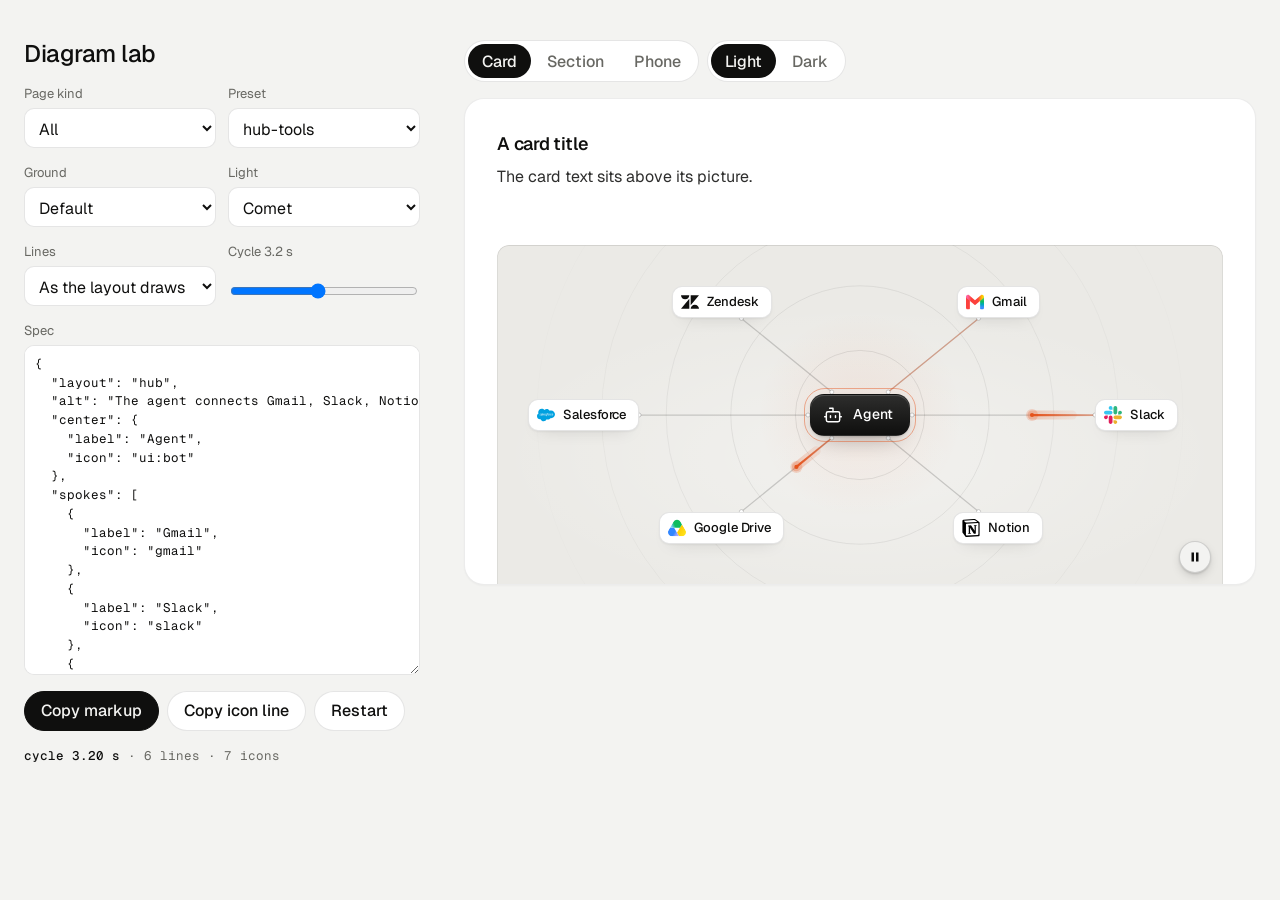
<file: assets/diagrams/lab.html>
<!doctype html>
<html lang="en">
<head>
<meta charset="utf-8">
<meta name="viewport" content="width=device-width, initial-scale=1">
<title>Diagram lab</title>
<link rel="preconnect" href="https://fonts.googleapis.com">
<link rel="preconnect" href="https://fonts.gstatic.com" crossorigin>
<link href="https://fonts.googleapis.com/css2?family=Geist:wght@300..700&family=Geist+Mono:wght@400;500&display=swap" rel="stylesheet">
<link rel="stylesheet" href="../ui/cards.css">
<link rel="stylesheet" href="diagram.css">
<style>
  /* The builder: pick a preset, change the JSON or the controls, see the card at once, copy the markup. Not part of a page. */
  :root { --font-text: "Geist", system-ui, sans-serif; --font-display: "Geist", system-ui, sans-serif; --font-mono: "Geist Mono", ui-monospace, monospace; }
  [data-theme="light"] { --bg: #f3f3f1; --card: #ffffff; --ink: #0f0f0e; --muted: #686863; --accent: #e5531c; --accent-ink: #ffffff; --frag: #ffffff; --ground-bg: #ebeae6; --ground-accent: #dcd9d0; --line: rgb(0 0 0 / .1); --field: #ffffff; }
  [data-theme="light"][data-accent="blue"] { --accent: #2456e8; }
  [data-theme="light"][data-accent="green"] { --accent: #16825d; }
  [data-theme="dark"] { --bg: #070708; --card: #141416; --ink: #f2f2ef; --muted: #8f9094; --accent: #ff7a3c; --accent-ink: #120c08; --frag: #1c1d20; --ground-bg: #101012; --ground-accent: #232326; --line: rgb(255 255 255 / .12); --field: #101012; }
  [data-theme="dark"][data-accent="white"] { --accent: #f2f2ef; --accent-ink: #0b0b0c; }
  [data-theme="dark"][data-accent="green"] { --accent: #3ccf8e; --accent-ink: #06130d; }
  * { box-sizing: border-box; }
  html, body { margin: 0; }
  body { font-family: var(--font-text); background: var(--bg); color: var(--ink); -webkit-font-smoothing: antialiased; min-height: 100vh; }
  .lab { display: grid; gap: 32px; max-width: 1440px; margin: 0 auto; padding: 32px 24px 64px; }
  .side { display: grid; gap: 16px; align-content: start; min-width: 0; }
  .side h1 { margin: 0; font: 500 24px/1.2 var(--font-display); letter-spacing: -0.02em; }
  .row { display: grid; gap: 6px; }
  .row > label, .row > .lbl { font-size: 13px; color: var(--muted); }
  .two { display: grid; grid-template-columns: 1fr 1fr; gap: 12px; }
  select, textarea, button, input[type=range] { font: inherit; color: inherit; }
  select, textarea { width: 100%; background: var(--field); border: 1px solid var(--line); border-radius: 10px; padding: 9px 10px; }
  select { height: 40px; }
  textarea { min-height: 360px; resize: vertical; font: 400 12.5px/1.5 var(--font-mono); white-space: pre; tab-size: 2; }
  textarea.is-bad { border-color: #c4321c; }
  .btns { display: flex; flex-wrap: wrap; gap: 8px; }
  button.b { height: 40px; padding: 0 16px; border-radius: 999px; border: 1px solid var(--line); background: var(--card); cursor: pointer; font-weight: 500; }
  button.b:hover { border-color: var(--ink); }
  button.b--main { background: var(--ink); color: var(--bg); border-color: var(--ink); }
  .out { font: 400 12.5px/1.5 var(--font-mono); color: var(--muted); overflow-wrap: anywhere; min-height: 1.5em; }
  .out b { color: var(--ink); font-weight: 500; }
  .out .bad { color: #c4321c; }
  .lb-stage { min-width: 0; display: grid; align-content: start; gap: 16px; }
  .lb-stage .card > .panel { --p-h: 340px; }
  .lb-stage .card--wide > .panel { --p-h: 560px; }
  .lb-stage .card--phone { max-width: 390px; }
  .lb-stage .card--phone > .panel { --p-h: 300px; }
  .seg { display: inline-flex; border: 1px solid var(--line); border-radius: 999px; padding: 3px; gap: 2px; background: var(--card); width: fit-content; }
  .seg button { height: 34px; padding: 0 14px; border: 0; background: none; border-radius: 999px; cursor: pointer; font-weight: 500; color: var(--muted); }
  .seg button[aria-pressed="true"] { background: var(--ink); color: var(--bg); }
  @media (min-width: 1024px) { .lab { grid-template-columns: 400px minmax(0, 1fr); gap: 40px; padding-top: 40px; } textarea { min-height: 330px; } .side { position: sticky; top: 24px; max-height: calc(100vh - 48px); overflow: auto; padding-right: 4px; } }
  @media (max-width: 639px) { .lab { padding: 24px 16px 48px; } }
</style>
</head>
<body data-theme="light" data-icon-base="../icons/demo/">
<div class="lab">
  <aside class="side">
    <h1>Diagram lab</h1>
    <div class="two">
      <div class="row"><label for="type">Page kind</label><select id="type"><option value="">All</option><option>software</option><option>tech</option><option>gaming</option><option>product</option><option>service</option></select></div>
      <div class="row"><label for="preset">Preset</label><select id="preset"></select></div>
    </div>
    <div class="two">
      <div class="row"><label for="ground">Ground</label><select id="ground"><option value="">Default</option><option>dots</option><option>rings</option><option>grid</option><option>glow</option><option>glow dots</option><option>glow rings</option><option>none</option></select></div>
      <div class="row"><label for="pulse">Light</label><select id="pulse"><option value="">Comet</option><option>dot</option><option>none</option></select></div>
    </div>
    <div class="two">
      <div class="row"><label for="curve">Lines</label><select id="curve"><option value="">As the layout draws them</option><option>curve</option><option>elbow</option><option>swirl</option></select></div>
      <div class="row"><label for="cycle">Cycle <span id="cycleV">3.2 s</span></label><input id="cycle" type="range" min="2.5" max="4" step="0.1" value="3.2"></div>
    </div>
    <div class="row"><label for="json">Spec</label><textarea id="json" spellcheck="false"></textarea></div>
    <div class="btns">
      <button class="b b--main" id="copy" type="button">Copy markup</button>
      <button class="b" id="copyIcons" type="button">Copy icon line</button>
      <button class="b" id="restart" type="button">Restart</button>
    </div>
    <div class="out" id="info"></div>
  </aside>
  <main class="lb-stage">
    <div class="btns">
      <div class="seg" id="size" role="group" aria-label="Size"><button type="button" data-v="card" aria-pressed="true">Card</button><button type="button" data-v="section" aria-pressed="false">Section</button><button type="button" data-v="phone" aria-pressed="false">Phone</button></div>
      <div class="seg" id="theme" role="group" aria-label="Palette"><button type="button" data-v="light" aria-pressed="true">Light</button><button type="button" data-v="dark" aria-pressed="false">Dark</button></div>
    </div>
    <article class="card card--row" id="card"><h3 id="ct"></h3><p id="cp"></p><div class="panel"><div class="dg" id="dg"></div></div></article>
  </main>
</div>
<script type="module">
  import dg from './diagram.js';
  const $ = id => document.getElementById(id);
  const presets = await dg.presets();
  const base = new URL('../icons/demo/', location.href).href;
  const q = new URLSearchParams(location.search);
  let spec = null, d = null, size = 'card';

  const names = type => Object.keys(presets).filter(k => !type || (presets[k].types || []).includes(type));
  const fillPresets = () => { $('preset').innerHTML = names($('type').value).map(k => `<option>${k}</option>`).join(''); };
  const load = id => { spec = JSON.parse(JSON.stringify(presets[id])); delete spec.types; $('json').value = JSON.stringify(spec, null, 2); sync(); };
  const first = n => (spec.center || spec.core || spec.input || spec.root || spec.left || {}).label || n;

  function iconIds(o, out = new Set()) {
    if (Array.isArray(o)) o.forEach(x => iconIds(x, out));
    else if (o && typeof o === 'object') for (const k in o) { if (k === 'icon' && typeof o[k] === 'string' && !/^text:|[/.]/.test(o[k])) out.add(o[k]); else iconIds(o[k], out); }
    return out;
  }
  function markup() {
    const j = JSON.stringify(spec);
    return /'/.test(j)
      ? `<div class="panel"><div class="dg" data-diagram><script type="application/json">${j}<\/script></div></div>`
      : `<div class="panel"><div class="dg" data-diagram='${j}'></div></div>`;
  }
  function paint() {
    const card = $('card');
    card.classList.toggle('card--wide', size === 'section');
    card.classList.toggle('card--phone', size === 'phone');
    const s = JSON.parse(JSON.stringify(spec));
    if (size === 'section') s.size = 'section';
    $('ct').textContent = 'A card title';
    $('cp').textContent = 'The card text sits above its picture.';
    const el = $('dg');
    d = dg.mount(el, s, { iconBase: base });
    const ids = [...iconIds(spec)];
    setTimeout(() => {
      $('info').innerHTML = `<b>cycle ${d.T ? d.T.toFixed(2) : '-'} s</b> · ${d.E ? d.E.filter(e => e.lit).length : 0} lines · ${ids.length} icons`;
    }, 400);
  }
  function sync() {
    try { spec = JSON.parse($('json').value); $('json').classList.remove('is-bad'); } catch (e) { $('json').classList.add('is-bad'); $('info').innerHTML = `<span class="bad">${e.message}</span>`; return; }
    paint();
  }
  // a control writes into the spec and the textarea
  function setField(path, v) {
    try { spec = JSON.parse($('json').value); } catch { return; }
    const [a, b] = path.split('.');
    if (b) { spec[a] = spec[a] || {}; if (v === '' || v == null) delete spec[a][b]; else spec[a][b] = v; if (!Object.keys(spec[a]).length) delete spec[a]; }
    else if (v === '' || v == null) delete spec[a]; else spec[a] = v;
    $('json').value = JSON.stringify(spec, null, 2);
    sync();
  }
  $('type').onchange = () => { fillPresets(); load($('preset').value); };
  $('preset').onchange = () => { $('ground').value = $('pulse').value = $('curve').value = ''; $('cycle').value = 3.2; $('cycleV').textContent = '3.2 s'; load($('preset').value); };
  $('ground').onchange = () => setField('ground', $('ground').value);
  $('pulse').onchange = () => setField('motion.pulse', $('pulse').value);
  $('curve').onchange = () => setField('curve', $('curve').value);
  $('cycle').oninput = () => { $('cycleV').textContent = (+$('cycle').value).toFixed(1) + ' s'; setField('motion.cycle', +$('cycle').value === 3.2 ? '' : +$('cycle').value); };
  let t0; $('json').oninput = () => { clearTimeout(t0); t0 = setTimeout(sync, 350); };
  $('restart').onclick = () => d && d.restart && d.restart();
  const copy = async (text, btn, label) => { try { await navigator.clipboard.writeText(text); btn.textContent = 'Copied'; } catch { btn.textContent = 'Copy failed'; } setTimeout(() => (btn.textContent = label), 1400); };
  $('copy').onclick = () => copy(markup(), $('copy'), 'Copy markup');
  $('copyIcons').onclick = () => copy(`node <skill>/scripts/icons.mjs fetch ${[...iconIds(spec)].join(' ')} --out assets/icons`, $('copyIcons'), 'Copy icon line');
  for (const [id, key] of [['size', 'size'], ['theme', 'theme']]) {
    $(id).onclick = ev => {
      const b = ev.target.closest('button'); if (!b) return;
      [...$(id).children].forEach(x => x.setAttribute('aria-pressed', String(x === b)));
      if (key === 'size') { size = b.dataset.v; paint(); } else document.body.dataset.theme = b.dataset.v;
    };
  }
  if (q.get('type')) $('type').value = q.get('type');
  fillPresets();
  if (q.get('preset') && presets[q.get('preset')]) $('preset').value = q.get('preset');
  if (q.get('theme') === 'dark') { document.body.dataset.theme = 'dark'; $('theme').children[1].click(); }
  load($('preset').value);
  window.__lab = { get d() { return d; } };
</script>
</body>
</html>
</file>
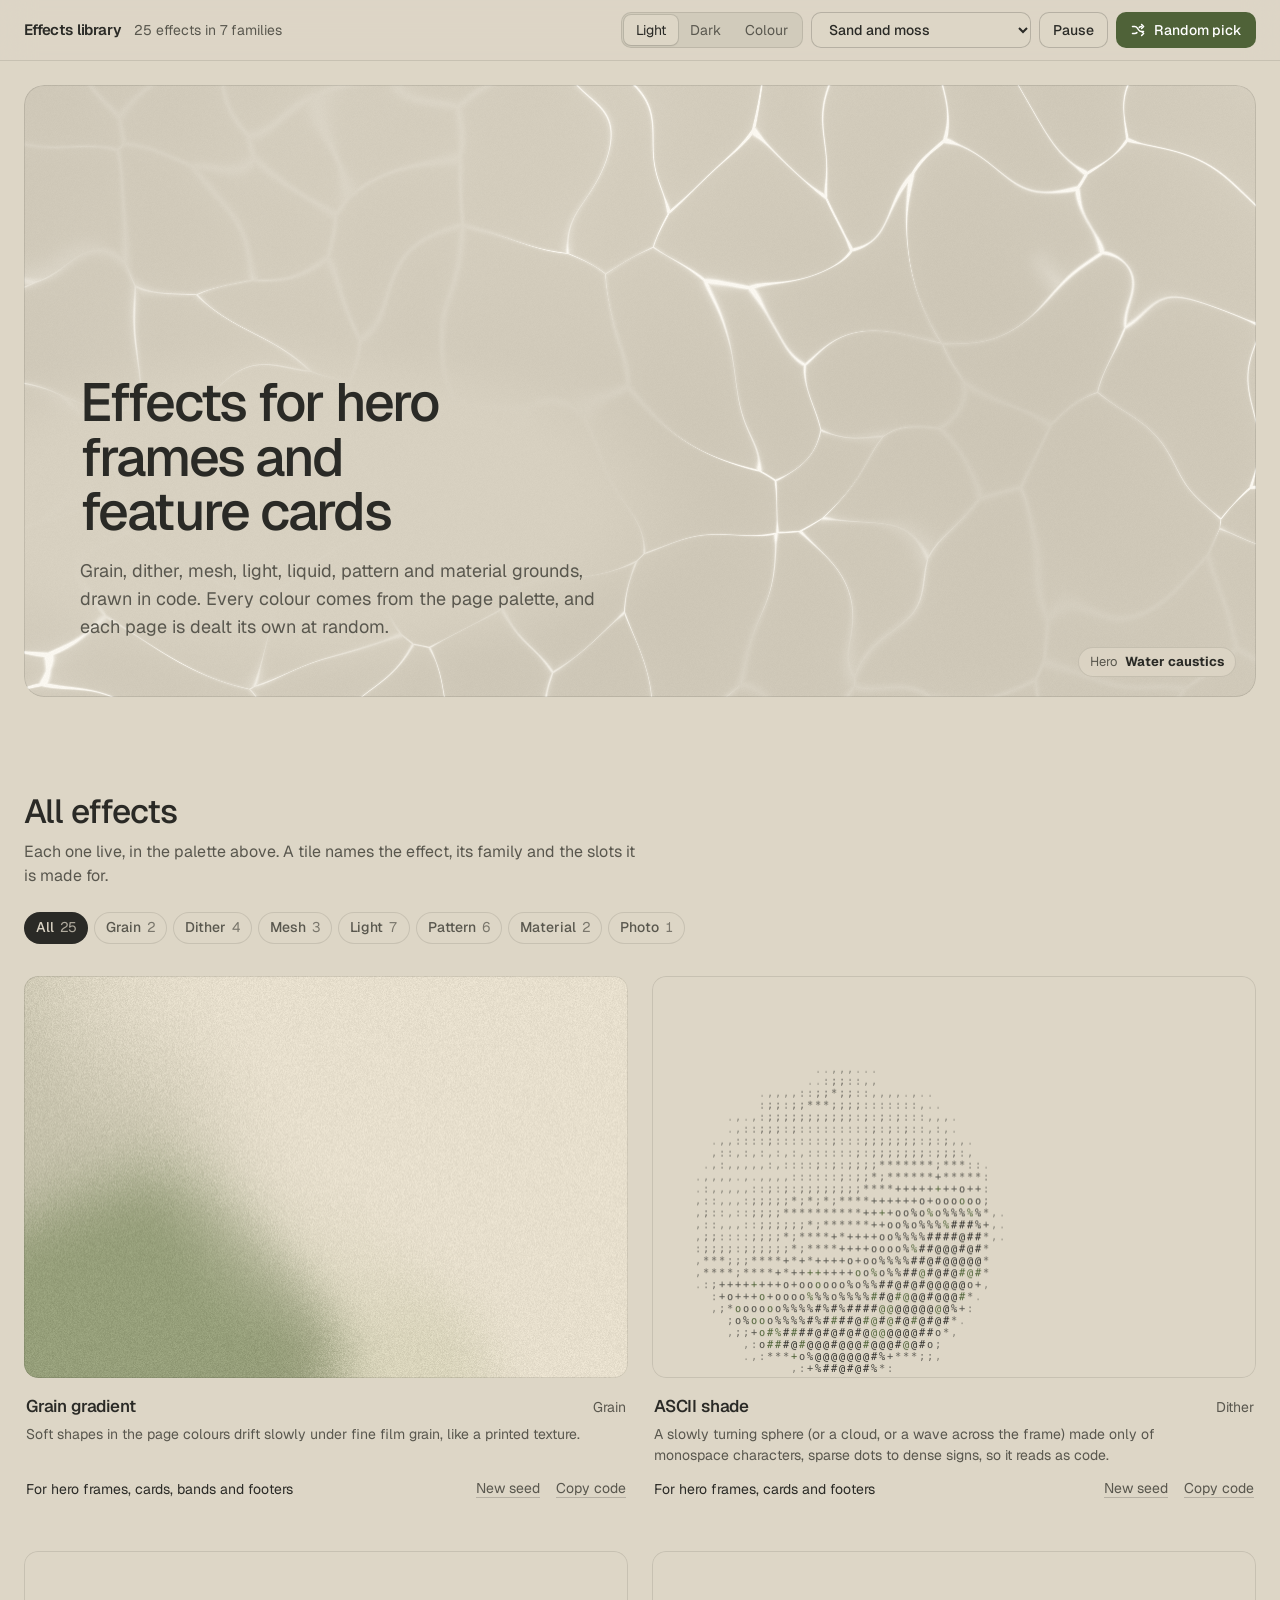
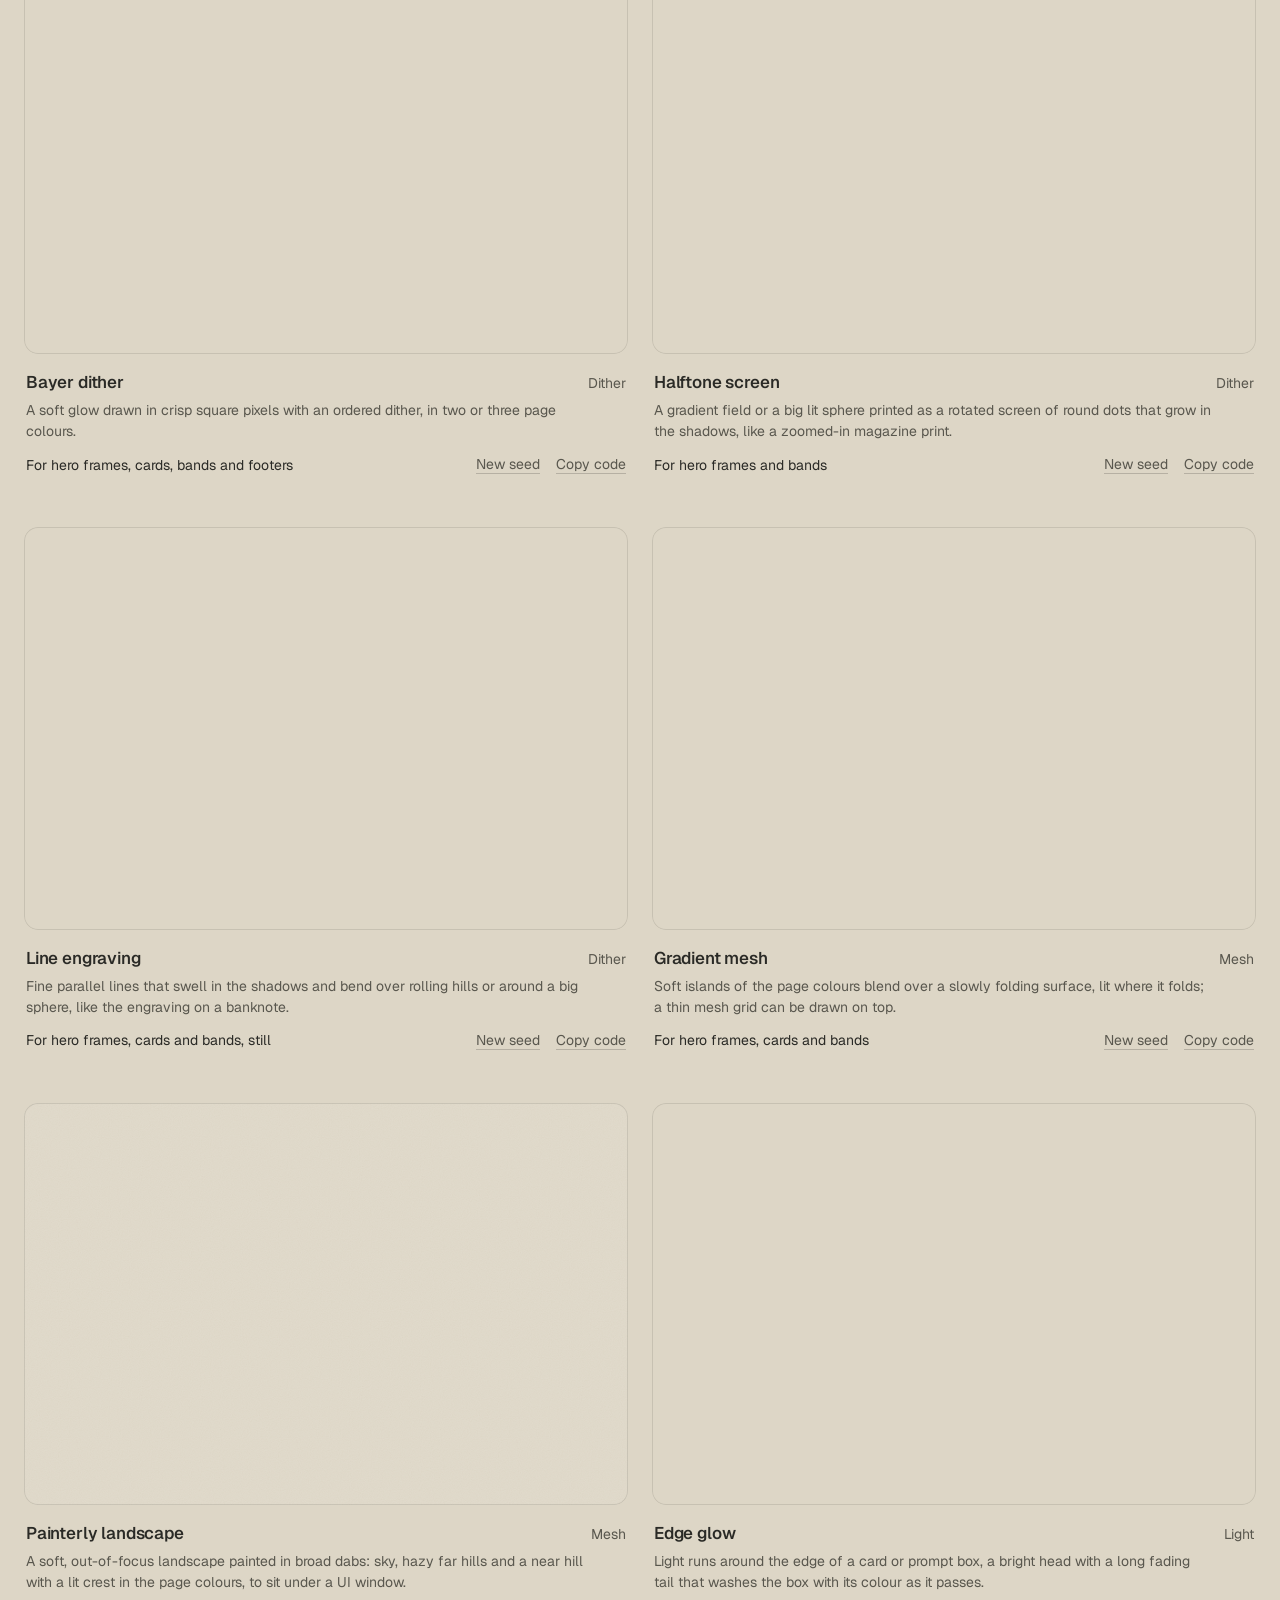
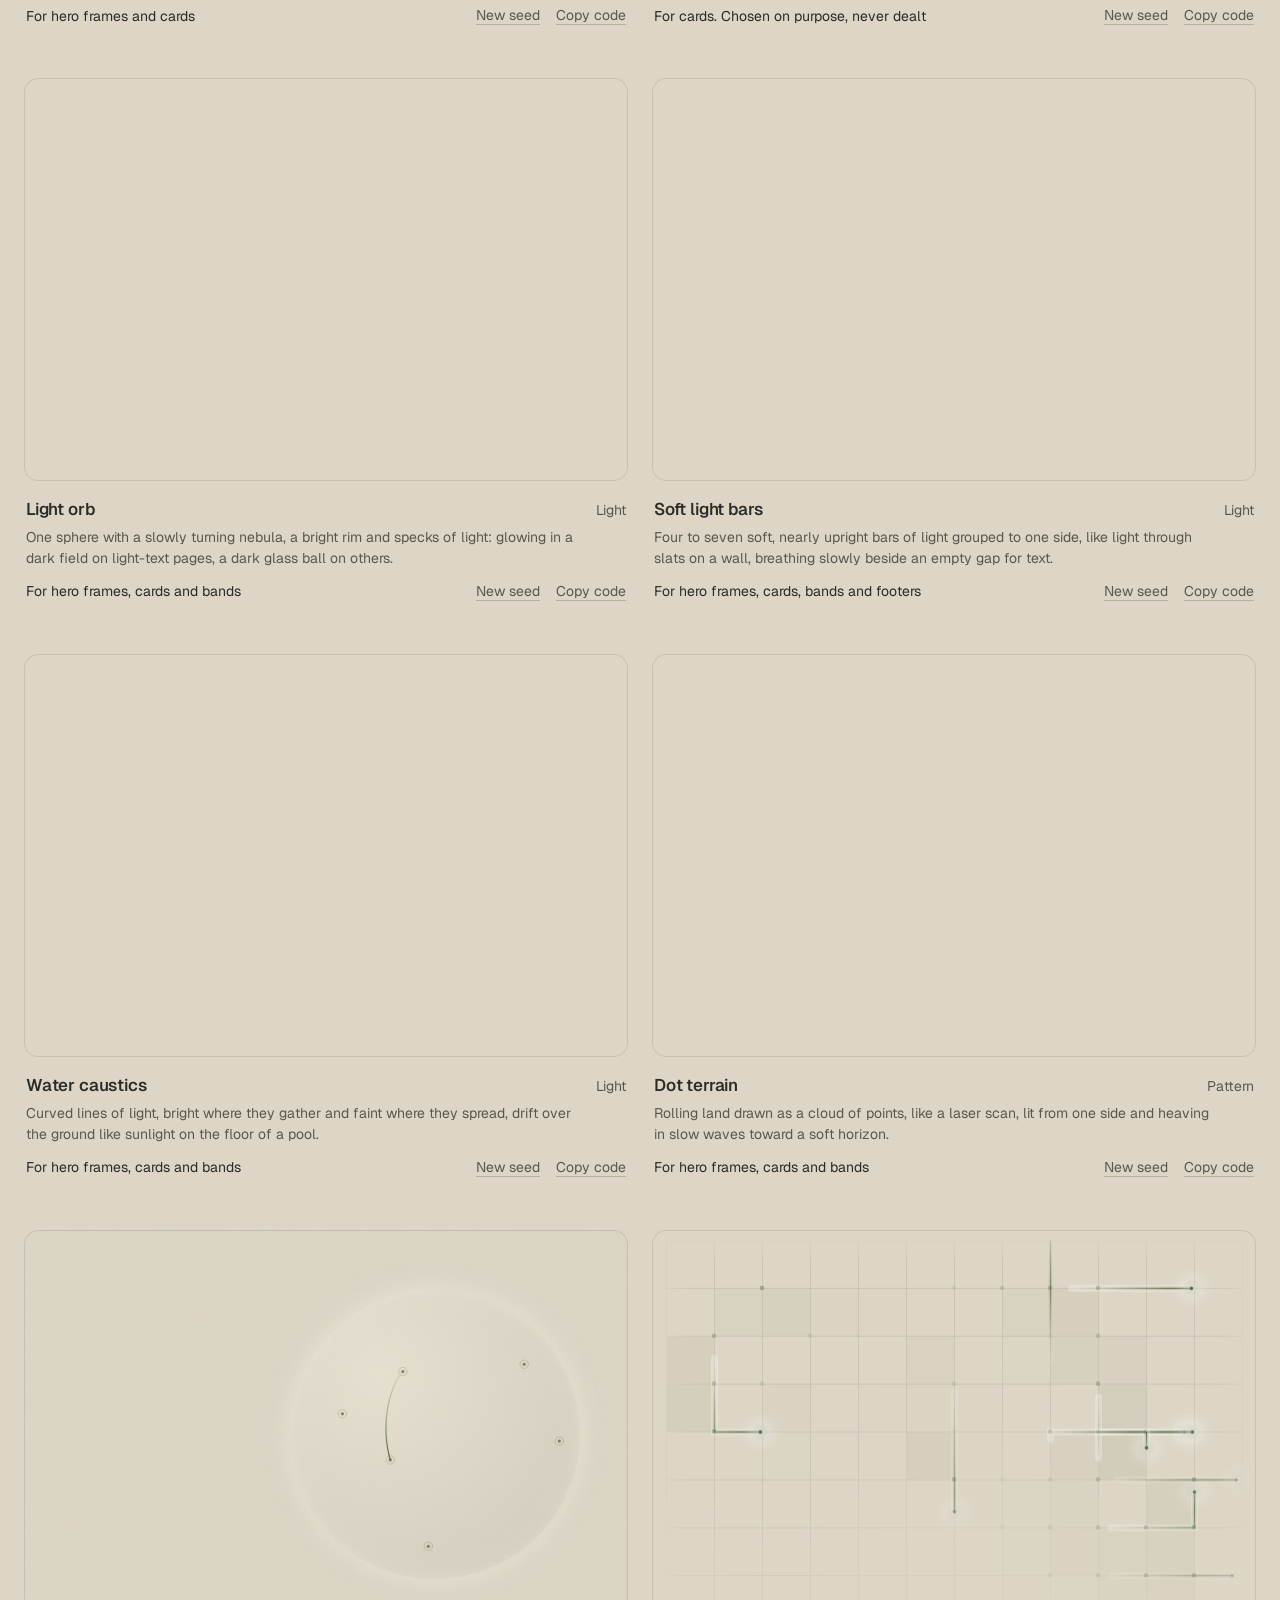
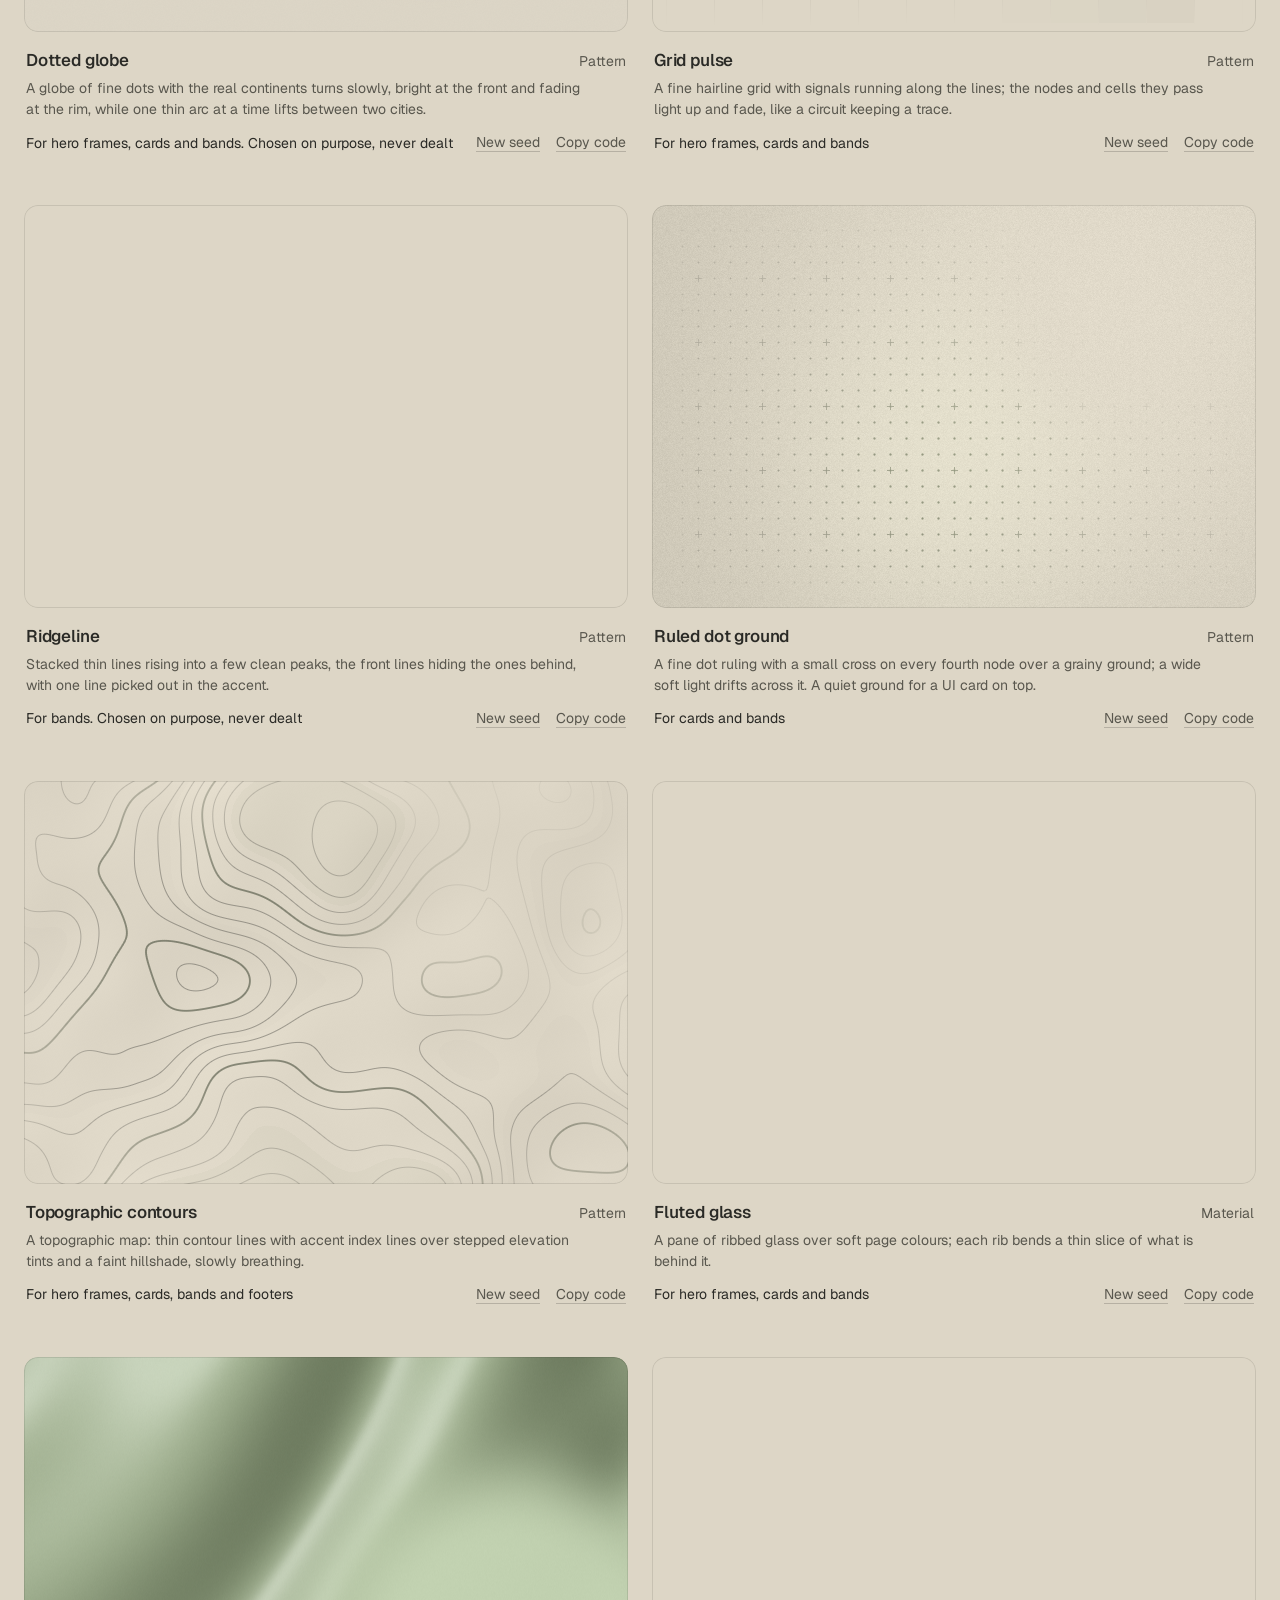
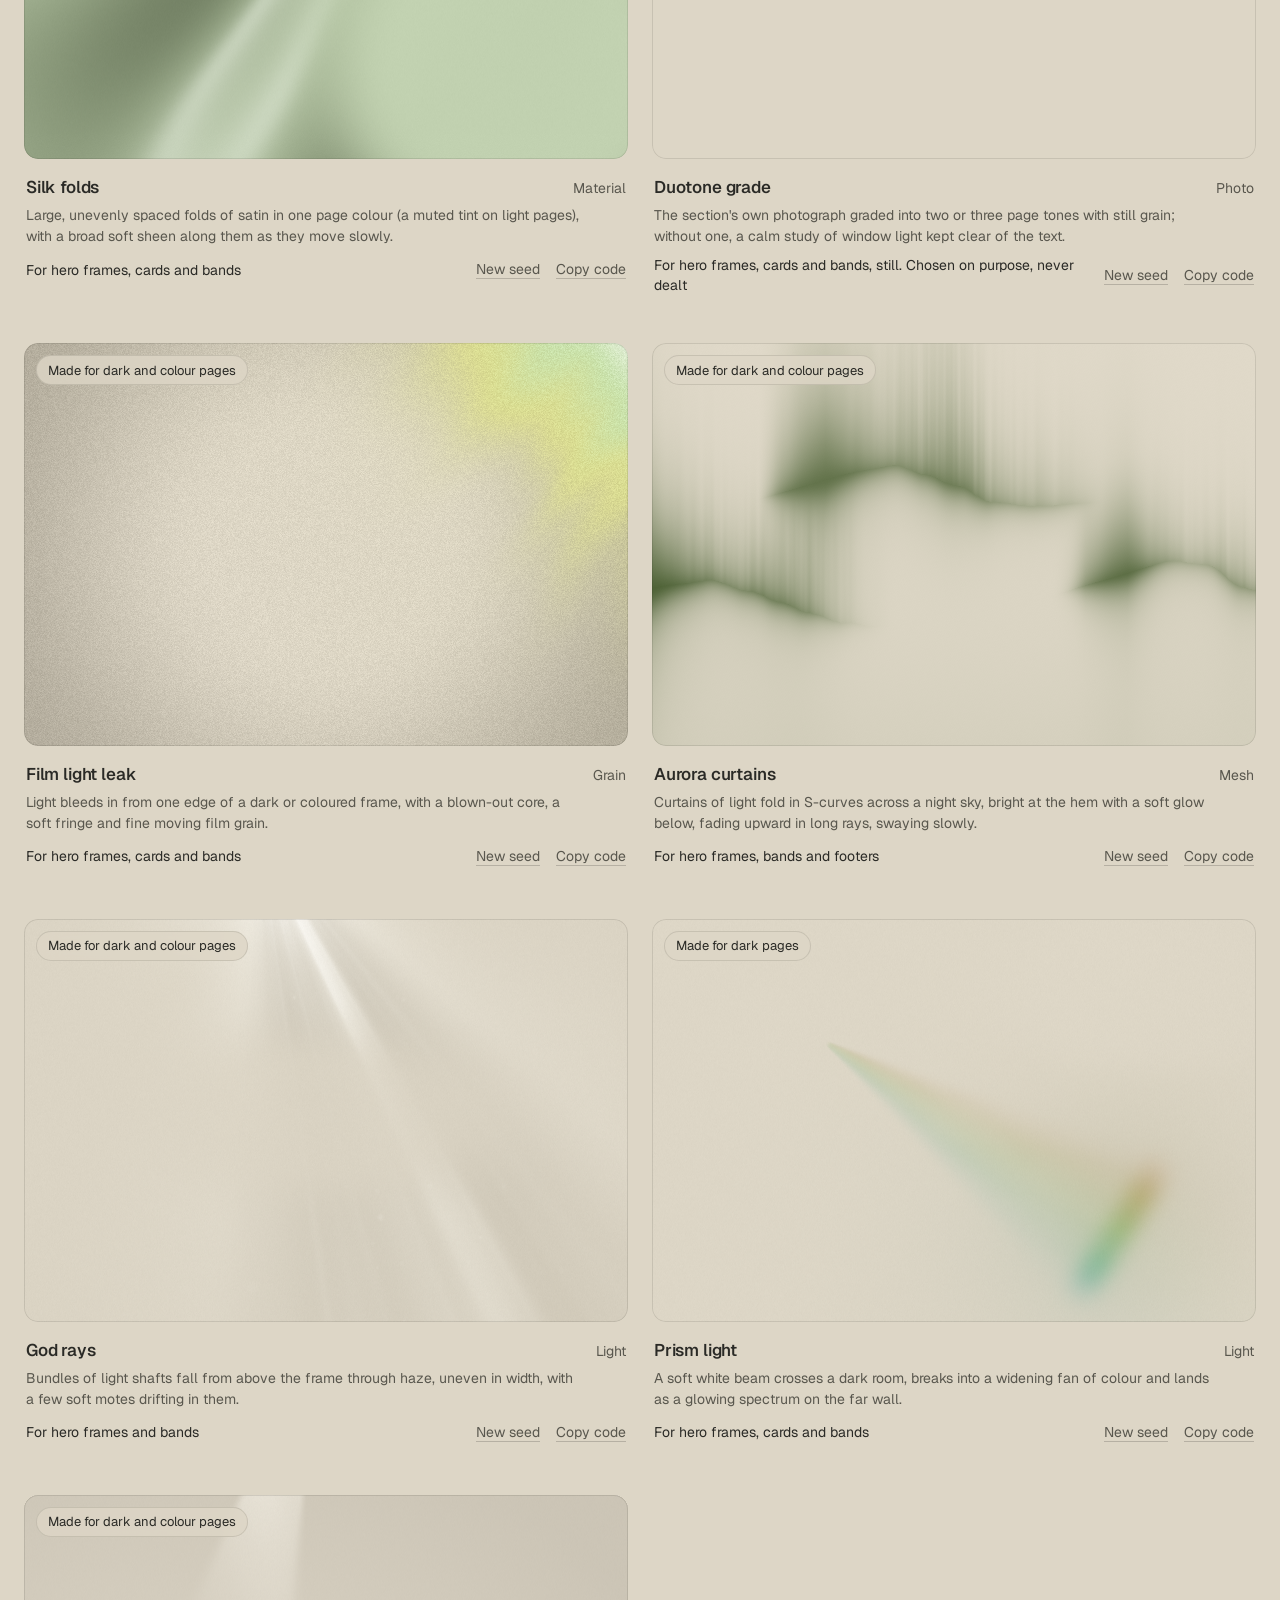
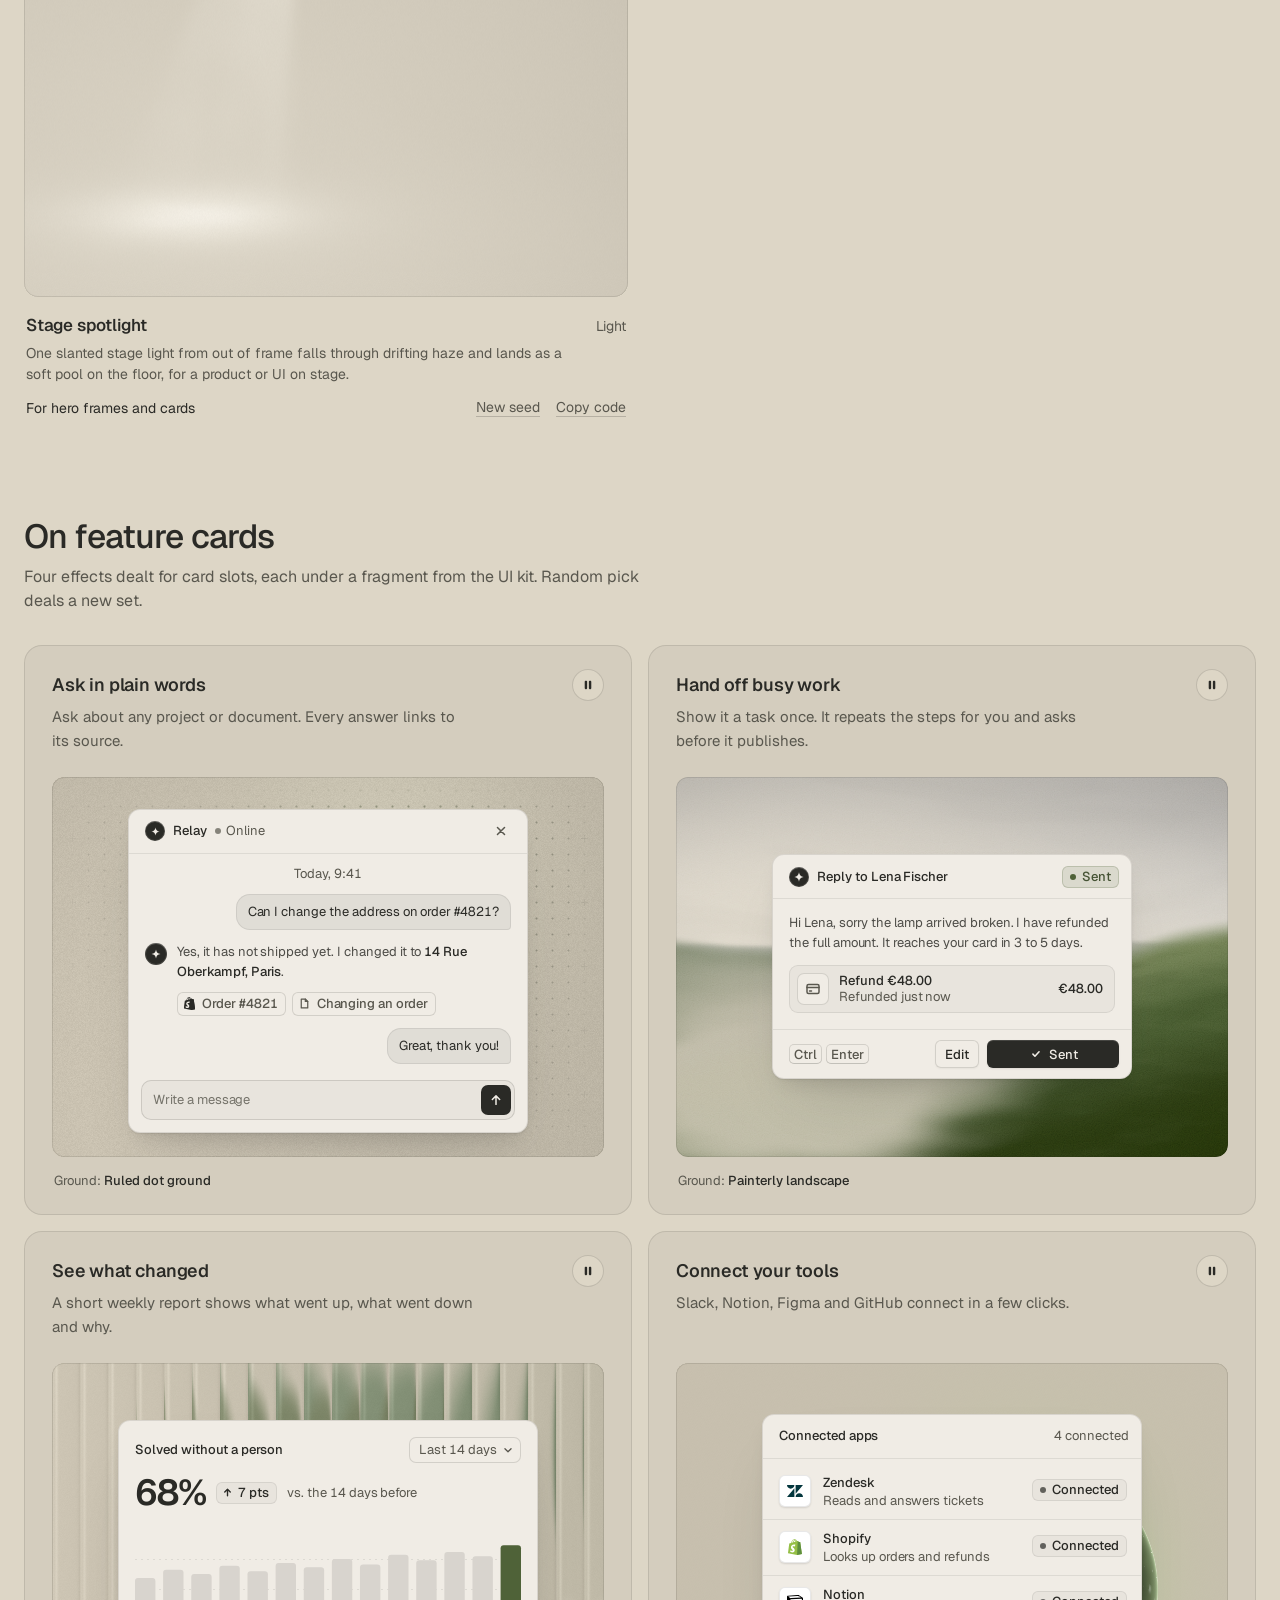
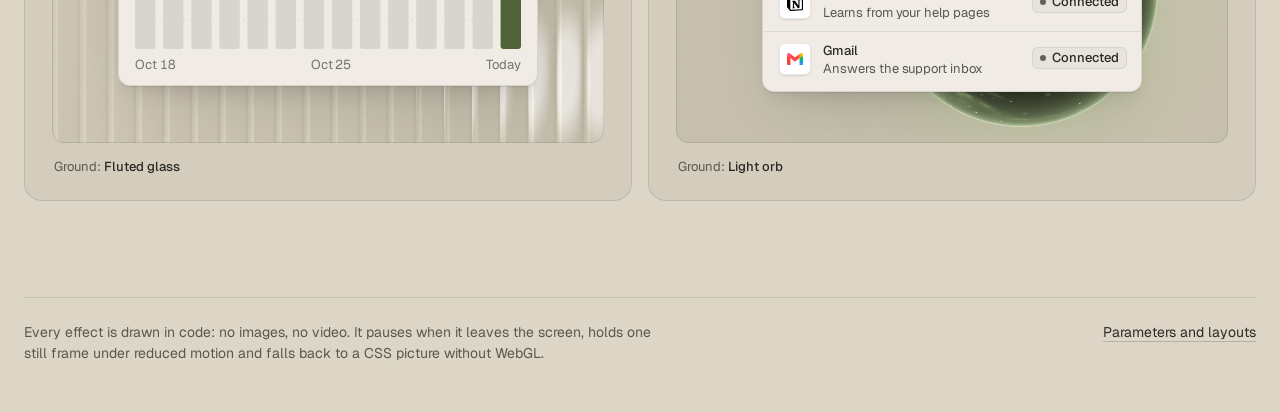
<file: assets/effects/gallery.html>
<!doctype html>
<html lang="en">
<head>
<script>window.__tpGlMax = 16;   /* a gallery shows many live effects at once; a page of a site keeps the default 4 (fx.js) */</script>
<meta charset="utf-8">
<meta name="viewport" content="width=device-width, initial-scale=1">
<title>Effects library</title>
<meta name="description" content="Effects drawn in code for hero frames, feature cards and bands, in the page palette.">
<link rel="icon" href="data:,">
<link rel="preconnect" href="https://fonts.googleapis.com">
<link rel="preconnect" href="https://fonts.gstatic.com" crossorigin>
<link href="https://fonts.googleapis.com/css2?family=Geist:wght@100..900&family=Geist+Mono:wght@100..900&display=swap" rel="stylesheet">
<style>
  /* the page palette; the script sets these from the palette switcher */
  :root {
    --bg: #ddd6c6; --surface: #d2cab8; --ink: #2a2a26; --muted: #59574e; --accent: #4f6238; --accent-ink: #ffffff;
    --card: #d2cab8; --panel: #cbc3b1; --win: #eeebe3; --win-surface: #e4e0d6;
    color-scheme: light;
  }
  @media (prefers-color-scheme: dark) {
    :root:not([data-theme="light"]) {
      --bg: #0a0d14; --surface: #131824; --ink: #e9edf3; --muted: #8891a1; --accent: #5ab9fc; --accent-ink: #0a0d14;
      --card: #131824; --panel: #0a0d14; --win: #1d2230; --win-surface: #262c3b;
      color-scheme: dark;
    }
  }
  :root[data-theme="dark"] {
    --bg: #0a0d14; --surface: #131824; --ink: #e9edf3; --muted: #8891a1; --accent: #5ab9fc; --accent-ink: #0a0d14;
    --card: #131824; --panel: #0a0d14; --win: #1d2230; --win-surface: #262c3b;
    color-scheme: dark;
  }
  :root {
    --line: color-mix(in oklab, var(--ink) 12%, transparent);
    --line-2: color-mix(in oklab, var(--ink) 22%, transparent);
    --chip: color-mix(in oklab, var(--ink) 6%, var(--bg));
    --font: "Geist", ui-sans-serif, system-ui, -apple-system, "Segoe UI", Roboto, "Helvetica Neue", Arial, sans-serif;
    --mono: "Geist Mono", ui-monospace, "SFMono-Regular", Consolas, monospace;
    --wrap: 1320px;
    --gut: 24px;
  }
  * { box-sizing: border-box; }
  html { -webkit-text-size-adjust: 100%; scroll-behavior: smooth; }
  @media (prefers-reduced-motion: reduce) { html { scroll-behavior: auto; } }
  body {
    margin: 0; background: var(--bg); color: var(--ink);
    font: 15px/1.5 var(--font); -webkit-font-smoothing: antialiased; font-feature-settings: "ss01" 0;
    overflow-x: hidden;
  }
  button, select { font: inherit; color: inherit; }
  :focus-visible { outline: 2px solid var(--accent); outline-offset: 2px; }
  .wrap { max-width: calc(var(--wrap) + 2 * var(--gut)); margin: 0 auto; padding: 0 var(--gut); }

  /* top bar */
  .top { position: sticky; top: 0; z-index: 50; background: color-mix(in oklab, var(--bg) 86%, transparent);
    backdrop-filter: blur(16px) saturate(1.2); -webkit-backdrop-filter: blur(16px) saturate(1.2); border-bottom: 1px solid var(--line); }
  .top-in { display: flex; align-items: center; gap: 12px 8px; padding-top: 12px; padding-bottom: 12px; }
  .top-in .controls { margin-left: auto; }
  .brand { display: flex; align-items: baseline; gap: 12px; min-width: 0; }
  .brand b { font-size: 15px; font-weight: 600; letter-spacing: -0.01em; white-space: nowrap; }
  .brand span { color: var(--muted); font-size: 14px; white-space: nowrap; }
  .controls { display: flex; align-items: center; gap: 8px; flex-wrap: wrap; }
  .seg { display: inline-flex; padding: 3px; border-radius: 10px; background: var(--chip); box-shadow: inset 0 0 0 1px var(--line); }
  .seg button { height: 30px; border: 0; background: transparent; padding: 0 12px; border-radius: 7px; cursor: pointer; color: var(--muted); font-size: 14px; }
  .seg button[aria-pressed="true"] { background: var(--bg); color: var(--ink); box-shadow: 0 0 0 1px var(--line), 0 1px 2px rgb(0 0 0 / 0.08); }
  .btn, .select {
    height: 36px; padding: 0 14px; border-radius: 10px; border: 0; background: var(--bg); color: var(--ink);
    box-shadow: inset 0 0 0 1px var(--line-2); cursor: pointer; display: inline-flex; align-items: center; gap: 8px;
    font-size: 14px; font-weight: 500; white-space: nowrap;
  }
  .btn:hover, .select:hover { box-shadow: inset 0 0 0 1px color-mix(in oklab, var(--ink) 38%, transparent); }
  .btn--primary { background: var(--accent); color: var(--accent-ink); box-shadow: none; }
  .btn--primary:hover { box-shadow: none; background: color-mix(in oklab, var(--accent) 88%, var(--ink)); }
  .btn svg { width: 16px; height: 16px; flex: none; }
  .select { max-width: 220px; padding-right: 10px; }

  /* hero: a dealt hero effect with text in its calm area */
  .hero { position: relative; margin-top: 24px; height: clamp(480px, 68vh, 660px); border-radius: 20px; overflow: hidden;
    display: flex; flex-direction: column; justify-content: flex-end; }
  .hero::after, .stage::after, .panel::after { content: ""; position: absolute; inset: 0; border-radius: inherit; box-shadow: inset 0 0 0 1px var(--line); pointer-events: none; z-index: 2; }
  .hero-copy { position: relative; z-index: 1; padding: 56px; max-width: 760px; }
  .hero h1 { max-width: 9.5em; margin: 0 0 18px; font-size: clamp(38px, 3.4vw + 10px, 62px); line-height: 1.02; letter-spacing: -0.035em; font-weight: 520; text-wrap: balance; }
  .hero p { margin: 0; max-width: 44ch; font-size: 18px; line-height: 28px; color: var(--muted); text-wrap: pretty; }
  .hero-tag { position: absolute; right: 20px; bottom: 20px; z-index: 3; }
  .tag { display: inline-flex; align-items: center; gap: 8px; height: 30px; padding: 0 12px; border-radius: 999px; font-size: 13px;
    background: color-mix(in oklab, var(--bg) 82%, transparent); color: var(--ink); box-shadow: inset 0 0 0 1px var(--line);
    backdrop-filter: blur(10px); -webkit-backdrop-filter: blur(10px); white-space: nowrap; }
  .tag span { color: var(--muted); }

  /* sections */
  section { padding-top: 96px; }
  .sec-head { display: flex; align-items: flex-end; justify-content: space-between; gap: 24px 48px; flex-wrap: wrap; margin-bottom: 32px; }
  .sec-head h2 { margin: 0 0 10px; font-size: clamp(28px, 1.2vw + 18px, 36px); line-height: 1.1; letter-spacing: -0.025em; font-weight: 520; }
  .sec-head p { margin: 0; color: var(--muted); max-width: 56ch; font-size: 16px; line-height: 24px; text-wrap: pretty; }
  .filters { display: flex; flex-wrap: wrap; gap: 6px; }
  .filters button { height: 32px; padding: 0 12px; border-radius: 999px; border: 0; cursor: pointer; font-size: 14px; color: var(--muted);
    background: transparent; box-shadow: inset 0 0 0 1px var(--line); }
  .filters button b { font-weight: 500; }
  .filters button span { margin-left: 6px; font-variant-numeric: tabular-nums; opacity: 0.75; }
  .filters button[aria-pressed="true"] { background: var(--ink); color: var(--bg); box-shadow: none; }

  /* the grid of every effect: one size of tile, labels under the picture */
  .grid { display: grid; grid-template-columns: repeat(2, minmax(0, 1fr)); gap: 48px 24px; }
  .tile { min-width: 0; display: flex; flex-direction: column; }
  .tile[hidden] { display: none; }
  .stage { position: relative; aspect-ratio: 3 / 2; border-radius: 14px; overflow: hidden; background: var(--bg); }
  .badge { position: absolute; top: 12px; left: 12px; z-index: 3; }
  .info { padding: 16px 2px 0; display: grid; gap: 6px; }
  .info-top { display: flex; align-items: baseline; justify-content: space-between; gap: 16px; }
  .info h3 { margin: 0; font-size: 17px; line-height: 24px; font-weight: 560; letter-spacing: -0.01em; }
  .fam { flex: none; font-size: 14px; color: var(--muted); }
  .look { margin: 0; color: var(--muted); font-size: 14px; line-height: 21px; max-width: 62ch; min-height: 42px;
    display: -webkit-box; -webkit-line-clamp: 2; -webkit-box-orient: vertical; overflow: hidden; }
  .info-foot { display: flex; align-items: center; justify-content: space-between; gap: 16px; margin-top: 2px; }
  .for { margin: 0; font-size: 14px; line-height: 20px; }
  .links { flex: none; display: flex; gap: 16px; }
  .links button { border: 0; background: none; padding: 4px 0; cursor: pointer; font-size: 14px; color: var(--muted);
    text-decoration: underline; text-decoration-color: var(--line-2); text-underline-offset: 4px; }
  .links button:hover { color: var(--ink); text-decoration-color: currentColor; }

  /* feature cards: an effect ground in the inset panel and a UI fragment on top */
  .cards { display: grid; grid-template-columns: repeat(2, minmax(0, 1fr)); gap: 16px; }
  .card { background: var(--card); border-radius: 18px; padding: 28px 28px 24px; box-shadow: inset 0 0 0 1px var(--line); display: flex; flex-direction: column; min-width: 0; }
  .card h3 { margin: 0 0 8px; font-size: 18px; line-height: 24px; font-weight: 560; letter-spacing: -0.01em; }
  .card > p:not(.ground) { margin: 0; color: var(--muted); font-size: 15px; line-height: 24px; max-width: 44ch; min-height: 48px; text-wrap: pretty; }
  .panel { position: relative; margin-top: 24px; height: 380px; border-radius: 12px; overflow: hidden; display: grid; place-items: center; padding: 32px; }
  .panel--bleed { place-items: end center; padding-bottom: 0; }
  .panel--bleed > .slot { margin-bottom: -48px; }
  .slot { position: relative; z-index: 1; max-width: 100%;
    --ui-font: var(--font); --ui-mono: var(--mono); --ui-radius: 12px;
    --fx-bg: var(--win); --fx-surface: var(--win-surface); --fx-ink: var(--ink); --fx-muted: var(--muted);
    --fx-accent: var(--accent); --fx-accent-ink: var(--accent-ink); }
  .ground { margin: 14px 2px 0; font-size: 13px; line-height: 20px; color: var(--muted); }
  .ground b { font-weight: 500; color: var(--ink); }

  .foot { padding-top: 96px; padding-bottom: 48px; }
  .foot-in > div { border-top: 1px solid var(--line); padding-top: 24px; display: flex; justify-content: space-between; gap: 16px 48px; flex-wrap: wrap; color: var(--muted); font-size: 14px; }
  .foot-in p { margin: 0; max-width: 72ch; }
  .foot a { color: var(--ink); text-underline-offset: 4px; text-decoration-color: var(--line-2); }
  .empty { padding: 64px 0; color: var(--muted); }

  .toast { position: fixed; left: 50%; bottom: 24px; z-index: 60; transform: translate(-50%, 16px); opacity: 0; pointer-events: none;
    max-width: calc(100vw - 32px); padding: 10px 16px; border-radius: 12px; background: var(--ink); color: var(--bg); font-size: 14px;
    transition: opacity .2s ease, transform .2s ease; }
  .toast.on { opacity: 1; transform: translate(-50%, 0); }

  @media (max-width: 1080px) {
    .hero-copy { padding: 40px; }
  }
  @media (max-width: 860px) {
    .grid, .cards { grid-template-columns: minmax(0, 1fr); }
    .grid { gap: 40px; }
  }
  @media (max-width: 720px) {
    :root { --gut: 16px; }
    .top { position: static; }
    .brand span, .select { display: none; }
    .top-in { display: grid; grid-template-columns: 1fr auto; grid-template-areas: "brand deal" "controls controls"; }
    .brand { grid-area: brand; }
    #deal { grid-area: deal; }
    .top-in .controls { grid-area: controls; margin-left: 0; flex-wrap: nowrap; }
    .seg { flex: 1; }
    .seg button { flex: 1; }
    .hero { margin-top: 16px; height: 560px; border-radius: 16px; }
    .hero-copy { padding: 28px 24px 72px; }
    .hero p { font-size: 16px; line-height: 24px; }
    .hero-tag { left: 24px; right: auto; bottom: 20px; }
    section { padding-top: 72px; }
    .card { padding: 20px; }
    .panel { height: 340px; padding: 20px 16px; }
    .info-foot { flex-wrap: wrap; }
  }
</style>
</head>
<body>
<header class="top">
  <div class="wrap top-in">
    <div class="brand"><b>Effects library</b><span id="count"></span></div>
    <div class="controls">
      <div class="seg" role="group" aria-label="Palette kind">
        <button type="button" data-kind="light">Light</button>
        <button type="button" data-kind="dark">Dark</button>
        <button type="button" data-kind="colour">Colour</button>
      </div>
      <select class="select" id="pal" aria-label="Palette"></select>
      <button type="button" class="btn" id="pause" aria-pressed="false">Pause</button>
    </div>
    <button type="button" class="btn btn--primary" id="deal">
        <svg viewBox="0 0 16 16" aria-hidden="true"><path d="M2.5 4.5h2.2c1.2 0 2 .6 2.7 1.6l1.2 1.8c.7 1 1.5 1.6 2.7 1.6h2.2M11.6 2.5l2 2-2 2M2.5 11.5h2.2c.9 0 1.6-.3 2.2-.9M11.6 9.5l2 2-2 2M9.3 5.4c.6-.6 1.3-.9 2.1-.9" fill="none" stroke="currentColor" stroke-width="1.5" stroke-linecap="round" stroke-linejoin="round"/></svg>
        Random pick
    </button>
  </div>
</header>

<main>
  <div class="wrap">
    <div class="hero" id="hero">
      <div class="hero-copy">
        <h1>Effects for hero frames and feature cards</h1>
        <p id="lede">Grain, dither, mesh, light, liquid, pattern and material grounds, drawn in code. Every colour comes from the page palette, and each page is dealt its own at random.</p>
      </div>
      <div class="hero-tag"><span class="tag" id="hero-tag"><span>Hero</span> <b></b></span></div>
    </div>
  </div>

  <section id="all">
    <div class="wrap">
      <div class="sec-head">
        <div>
          <h2>All effects</h2>
          <p>Each one live, in the palette above. A tile names the effect, its family and the slots it is made for.</p>
        </div>
        <div class="filters" id="filters" role="group" aria-label="Family"></div>
      </div>
      <div class="grid" id="grid"></div>
    </div>
  </section>

  <section id="cards">
    <div class="wrap">
      <div class="sec-head">
        <div>
          <h2>On feature cards</h2>
          <p>Four effects dealt for card slots, each under a fragment from the UI kit. Random pick deals a new set.</p>
        </div>
      </div>
      <div class="cards">
        <article class="card">
          <h3>Ask in plain words</h3>
          <p>Ask about any project or document. Every answer links to its source.</p>
          <div class="panel" data-card="0"><div class="slot" data-ui-load="chat"></div></div>
          <p class="ground">Ground: <b></b></p>
        </article>
        <article class="card">
          <h3>Hand off busy work</h3>
          <p>Show it a task once. It repeats the steps for you and asks before it publishes.</p>
          <div class="panel" data-card="1"><div class="slot" data-ui-load="cursor"></div></div>
          <p class="ground">Ground: <b></b></p>
        </article>
        <article class="card">
          <h3>See what changed</h3>
          <p>A short weekly report shows what went up, what went down and why.</p>
          <div class="panel" data-card="2"><div class="slot" data-ui-load="stat"></div></div>
          <p class="ground">Ground: <b></b></p>
        </article>
        <article class="card">
          <h3>Connect your tools</h3>
          <p>Slack, Notion, Figma and GitHub connect in a few clicks.</p>
          <div class="panel" data-card="3"><div class="slot" data-ui-load="integrations"></div></div>
          <p class="ground">Ground: <b></b></p>
        </article>
      </div>
    </div>
  </section>

  <footer class="foot">
    <div class="wrap foot-in"><div>
      <p>Every effect is drawn in code: no images, no video. It pauses when it leaves the screen, holds one still frame under reduced motion and falls back to a CSS picture without WebGL.</p>
      <p><a id="lab" href="lab.html">Parameters and layouts</a></p>
    </div></div>
  </footer>
</main>
<div class="toast" id="toast" role="status" aria-live="polite"></div>

<script id="paths" type="application/json">{"fx": "./", "ui": "../ui/"}</script>
<script id="palettes" type="application/json">[{"id":"white-link-blue","name":"Sheet and biro","bg":"#ffffff","surface":"#f4f4f4","ink":"#111111","muted":"#6b6b6b","accent":"#1a4be0","accentInk":"#ffffff"},{"id":"cool-white-slate","name":"Frost and slate","bg":"#f7f9fa","surface":"#ecf0f2","ink":"#1f3038","muted":"#5d6b72","accent":"#0d7480","accentInk":"#ffffff"},{"id":"rose-grey-green","name":"Rose grey, green","bg":"#ebe5e3","surface":"#e1dad7","ink":"#2b2622","muted":"#6a615d","accent":"#0f7d45","accentInk":"#ffffff"},{"id":"paper-grey-brass","name":"Newsprint and brass","bg":"#e8e8e3","surface":"#dcdcd6","ink":"#181715","muted":"#63625c","accent":"#bfb21a","accentInk":"#181715"},{"id":"stone-blueprint","name":"Stone and blueprint","bg":"#dfdedb","surface":"#d3d2ce","ink":"#26251e","muted":"#5f5d55","accent":"#2456d6","accentInk":"#ffffff"},{"id":"white-navy-tab","name":"Navy on white","bg":"#ffffff","surface":"#f4f4f2","ink":"#1f2b4d","muted":"#6a7186","accent":"#f7941d","accentInk":"#1f2b4d"},{"id":"three-stones","name":"Three stones","bg":"#eeecea","surface":"#e4e1dd","ink":"#333231","muted":"#6b6763","accent":"#5c6b54","accentInk":"#ffffff"},{"id":"putty-black-teal","name":"Putty and black","bg":"#dedad3","surface":"#d3cec6","ink":"#0a0a0a","muted":"#5c5852","accent":"#256f82","accentInk":"#ffffff"},{"id":"moss-sand","name":"Sand and moss","bg":"#ddd6c6","surface":"#d2cab8","ink":"#2a2a26","muted":"#59574e","accent":"#4f6238","accentInk":"#ffffff"},{"id":"green-mat-chocolate","name":"Bone, green, chocolate","bg":"#e5e1d8","surface":"#dad5ca","ink":"#2a1d17","muted":"#6b5b51","accent":"#456f3a","accentInk":"#ffffff"},{"id":"lunar-grey-bronze","name":"Lunar and bronze","bg":"#111111","surface":"#1c1c1c","ink":"#f2f2f2","muted":"#8f8f8f","accent":"#a08672","accentInk":"#111111"},{"id":"blue-black-cornflower","name":"Night and sky blue","bg":"#0a0d14","surface":"#131824","ink":"#e9edf3","muted":"#8891a1","accent":"#5ab9fc","accentInk":"#0a0d14"},{"id":"green-black-bone","name":"Green-black and bone","bg":"#161c1a","surface":"#1f2725","ink":"#e3e2da","muted":"#8e948d","accent":"#9fc7b8","accentInk":"#161c1a"},{"id":"black-crimson","name":"Black and crimson","bg":"#0a0a0a","surface":"#151515","ink":"#efefef","muted":"#8c8c8c","accent":"#b11226","accentInk":"#ffffff"},{"id":"forest-pale-lime","name":"Forest and lime","bg":"#0f1f10","surface":"#162a17","ink":"#ffffff","muted":"#9aa39a","accent":"#c6f19d","accentInk":"#0f1f10"},{"id":"charcoal-room-sage","name":"Charcoal and sage","bg":"#1c1c1c","surface":"#262626","ink":"#f1f1ef","muted":"#9a9b96","accent":"#8fa68e","accentInk":"#1c1c1c"},{"id":"warm-black-gold","name":"Warm black, gold","bg":"#0c0a08","surface":"#181512","ink":"#ffffff","muted":"#8f8a84","accent":"#c9a45a","accentInk":"#0c0a08"},{"id":"graphite-safety-orange","name":"Graphite and orange","bg":"#18191b","surface":"#222427","ink":"#eff0f1","muted":"#9c9ea3","accent":"#ff4a1f","accentInk":"#18191b"},{"id":"soot-pale-lime","name":"Soot and lime","bg":"#0f0f0f","surface":"#1a1a1a","ink":"#ffffff","muted":"#8f8f8f","accent":"#dafa9c","accentInk":"#0f0f0f"},{"id":"plum-black-pink","name":"Plum-black and pink","bg":"#0d060b","surface":"#1b0e17","ink":"#ffffff","muted":"#9a8f97","accent":"#ff488b","accentInk":"#0d060b"},{"id":"white-signal-red","name":"Signal red, white","bg":"#ffffff","surface":"#f2f2f2","ink":"#0a0a0a","muted":"#6b6b6b","accent":"#d92b21","accentInk":"#ffffff"},{"id":"white-mint-tiles","name":"Greys and mint","bg":"#ffffff","surface":"#f3f3f3","ink":"#232323","muted":"#6e6e6e","accent":"#a1ffcb","accentInk":"#232323"},{"id":"cool-grey-cobalt","name":"Cool grey, cobalt","bg":"#eef0f3","surface":"#e2e5ea","ink":"#0b0c0e","muted":"#5d6470","accent":"#1f2de6","accentInk":"#ffffff"},{"id":"offwhite-bottle-yellow","name":"Bottle ink, yellow","bg":"#f7f7f7","surface":"#ebebeb","ink":"#0d2a1c","muted":"#5f6b64","accent":"#f6e016","accentInk":"#0d2a1c"},{"id":"teal-on-paper","name":"Teal on paper","bg":"#f7f9f8","surface":"#ebf0ee","ink":"#06525c","muted":"#2f737d","accent":"#06525c","accentInk":"#f7f9f8"},{"id":"navy-pink","name":"Navy and pink","bg":"#1a2039","surface":"#212846","ink":"#f9a3c0","muted":"#b9879c","accent":"#f9a3c0","accentInk":"#1a2039"},{"id":"blush-aubergine","name":"Blush and aubergine","bg":"#edccbe","surface":"#e8c2b2","ink":"#351a2b","muted":"#6c4857","accent":"#351a2b","accentInk":"#edccbe"},{"id":"cobalt-on-sand","name":"Cobalt on sand","bg":"#e6dbc7","surface":"#ddd0b9","ink":"#062b8a","muted":"#3a5aa8","accent":"#062b8a","accentInk":"#e6dbc7"},{"id":"oxblood-grey","name":"Oxblood and grey","bg":"#e2e2e2","surface":"#d6d6d6","ink":"#7d0c14","muted":"#7a4a4e","accent":"#7d0c14","accentInk":"#e2e2e2"},{"id":"olive-on-bone","name":"Olive on bone","bg":"#ecebe7","surface":"#e1dfd9","ink":"#38450f","muted":"#5d683a","accent":"#38450f","accentInk":"#ecebe7"},{"id":"burgundy-bubblegum","name":"Burgundy and bubblegum","bg":"#3d0012","surface":"#4d0519","ink":"#ff99d3","muted":"#c77aa0","accent":"#ff99d3","accentInk":"#3d0012"},{"id":"bottle-green-gold","name":"Bottle green, gold","bg":"#133621","surface":"#1a4429","ink":"#f4d96c","muted":"#b3a55e","accent":"#f4d96c","accentInk":"#133621"},{"id":"cobalt-field","name":"Cobalt field","bg":"#0034eb","surface":"#002fd6","ink":"#ffffff","muted":"#dfe4f2","accent":"#e9e34a","accentInk":"#111111"},{"id":"mustard-field","name":"Mustard and black","bg":"#e1ac10","surface":"#cd9d0f","ink":"#0b0b0b","muted":"#4d3d0a","accent":"#24338f","accentInk":"#ffffff"},{"id":"carmine-field","name":"Carmine field","bg":"#9c1220","surface":"#8a101c","ink":"#ffffff","muted":"#f0b9bd","accent":"#ffd9dc","accentInk":"#9c1220"},{"id":"pink-field-lime","name":"Bubblegum and lime","bg":"#ff87ab","surface":"#ff739d","ink":"#0a0a0a","muted":"#6b1f3a","accent":"#def915","accentInk":"#0a0a0a"},{"id":"sky-field-navy","name":"Sky and navy","bg":"#6bb4ee","surface":"#7dbdf0","ink":"#0e1822","muted":"#1b3d5c","accent":"#ff5a1f","accentInk":"#0e1822"},{"id":"orange-field-black","name":"Orange and black","bg":"#ff7a1f","surface":"#ff8633","ink":"#050f16","muted":"#5a2306","accent":"#050f16","accentInk":"#ff7a1f"},{"id":"tobacco-olive","name":"Tobacco and olive","bg":"#472913","surface":"#55321a","ink":"#e4e0cf","muted":"#b39f84","accent":"#525e1b","accentInk":"#e4e0cf"},{"id":"poster-chapters","name":"Poster chapters","bg":"#e6e0d2","surface":"#dcd5c5","ink":"#1a1a1a","muted":"#5f5b52","accent":"#18bc42","accentInk":"#1a1a1a"},{"id":"blue-red-black","name":"Blue, red, black","bg":"#ffffff","surface":"#f3f3f3","ink":"#0a0a0a","muted":"#6b6b6b","accent":"#1f30e0","accentInk":"#ffffff"},{"id":"charcoal-primaries","name":"Charcoal and primaries","bg":"#191919","surface":"#242424","ink":"#ffffff","muted":"#9a9a9a","accent":"#0c7866","accentInk":"#ffffff"},{"id":"ultramarine-yellow","name":"Ultramarine and yellow","bg":"#1423b8","surface":"#1220a6","ink":"#ffffff","muted":"#e4e2d6","accent":"#1fc27a","accentInk":"#0a0a0a"},{"id":"candy-chapters","name":"Candy chapters","bg":"#ffd249","surface":"#f5c63c","ink":"#0a0a0a","muted":"#5e4a0a","accent":"#f53fd6","accentInk":"#0a0a0a"},{"id":"orange-sky-lime","name":"Orange, sky, lime","bg":"#ff8126","surface":"#ff8d3a","ink":"#111111","muted":"#5c2a05","accent":"#de194b","accentInk":"#ffffff"},{"id":"post-red-mustard","name":"Post red, mustard","bg":"#e2dccf","surface":"#d7d0c1","ink":"#2a1110","muted":"#6b524c","accent":"#4a6f84","accentInk":"#ffffff"},{"id":"mint-orange-grey","name":"Grey, mint, orange","bg":"#ffffff","surface":"#f5f5f5","ink":"#000000","muted":"#666666","accent":"#a7ff9c","accentInk":"#000000"},{"id":"report-blocks","name":"Report blocks","bg":"#ffffff","surface":"#f6f6f6","ink":"#000000","muted":"#5f5f5f","accent":"#fe7141","accentInk":"#000000"},{"id":"card-pastels","name":"Card pastels","bg":"#f7f7f5","surface":"#ebebe8","ink":"#000000","muted":"#666662","accent":"#d0106f","accentInk":"#ffffff"},{"id":"mint-pink-accounts","name":"Mint and pink","bg":"#f8f8f8","surface":"#eeeeee","ink":"#0a0a0a","muted":"#6a6a6a","accent":"#1f6b3a","accentInk":"#ffffff"},{"id":"swap-pastels","name":"Swapping pastels","bg":"#c3d7e5","surface":"#d0e0eb","ink":"#141414","muted":"#4a5068","accent":"#0f5257","accentInk":"#ffffff"},{"id":"blush-sage-slate","name":"Blush, sage, slate","bg":"#a6b3bc","surface":"#b2bdc5","ink":"#1c1c1c","muted":"#38424a","accent":"#2c3620","accentInk":"#e3e2da"},{"id":"candy-on-black","name":"Candy on black","bg":"#000000","surface":"#0d0d0d","ink":"#ffffff","muted":"#999999","accent":"#93f1f7","accentInk":"#000000"},{"id":"sky-sand","name":"Sky and sand","bg":"#cbe4f2","surface":"#bcdcee","ink":"#0a0a0a","muted":"#44606e","accent":"#b0298f","accentInk":"#ffffff"},{"id":"studio-grey","name":"Studio grey","bg":"#a8a8aa","surface":"#b4b4b6","ink":"#0e0e0e","muted":"#3a3a3c","accent":"#1f5c49","accentInk":"#ffffff"},{"id":"walnut-tan","name":"Walnut and tan","bg":"#2b2216","surface":"#382d1e","ink":"#e4e2da","muted":"#a39a8b","accent":"#bda38b","accentInk":"#2b2216"}]</script>
<script id="presets" type="application/json">{"light":"moss-sand","dark":"blue-black-cornflower","colour":"cobalt-field"}</script>
<script type="module">
  const $ = s => document.querySelector(s);
  const PATHS = JSON.parse($('#paths').textContent);
  const PALETTES = JSON.parse($('#palettes').textContent);
  const PRESETS = JSON.parse($('#presets').textContent);
  const byId = Object.fromEntries(PALETTES.map(p => [p.id, p]));
  const q = new URLSearchParams(location.search);

  const [{ default: fx }, { pick }] = await Promise.all([import(PATHS.fx + 'fx.js'), import(PATHS.fx + 'pick.js')]);
  const ui = await import(PATHS.ui + 'ui.js').then(m => m.default).catch(() => null);

  $('#lab').href = PATHS.fx + 'lab.html';
  if (q.has('fallback')) fx.config.forceFallback = true;
  if (q.has('webgl1')) fx.config.forceWebGL1 = true;
  if (q.has('time')) fx.setClock(+q.get('time'));

  const FAMILIES = { grain: 'Grain', dither: 'Dither', mesh: 'Mesh', light: 'Light', liquid: 'Liquid', pattern: 'Pattern', material: 'Material', photo: 'Photo' };
  const ORDER = Object.keys(FAMILIES);
  const SLOT_WORDS = { hero: 'hero frames', card: 'cards', band: 'bands', footer: 'footers' };
  const SLOT_ORDER = ['hero', 'card', 'band', 'footer'];
  const KIND_WORDS = { light: 'light', dark: 'dark', colour: 'colour' };
  // seeds that show each effect well in the grid; New seed on a tile deals another
  const SEEDS = {};
  const famName = f => FAMILIES[f] || f[0].toUpperCase() + f.slice(1);
  const andList = a => (a.length < 2 ? a.join('') : `${a.slice(0, -1).join(', ')} and ${a[a.length - 1]}`);

  const tiles = [];
  const cards = [...document.querySelectorAll('[data-card]')].map(el => ({ el, label: el.parentElement.querySelector('.ground b'), ctrl: null, id: null }));
  const hero = { el: $('#hero'), label: $('#hero-tag b'), ctrl: null, id: null };
  let index = null, palette = null, kind = 'light', paused = false, family = q.get('family') || '';

  /* ---------------------------------------------------------------- palette */
  function initialPalette() {
    const key = q.get('palette');
    if (key) return byId[PRESETS[key] || key] || byId[PRESETS.light];
    const dark = window.matchMedia && matchMedia('(prefers-color-scheme: dark)').matches;
    return byId[PRESETS[dark ? 'dark' : 'light']] || PALETTES[0];
  }
  // the card, its inset panel and the UI window on it, all from the page palette
  function derived(p, k) {
    const c = fx.color;
    if (k === 'light') return { card: c.mix(p.bg, p.ink, 0.045), panel: c.mix(p.surface, p.ink, 0.06), win: c.mix(p.bg, '#ffffff', 0.55), winSurface: c.mix(p.bg, '#ffffff', 0.25) };
    if (k === 'dark') return { card: c.mix(p.bg, p.ink, 0.05), panel: p.bg, win: c.mix(p.surface, p.ink, 0.07), winSurface: c.mix(p.surface, p.ink, 0.12) };
    return { card: c.mix(p.bg, p.ink, 0.07), panel: p.bg, win: c.mix(p.surface, p.ink, 0.12), winSurface: c.mix(p.surface, p.ink, 0.18) };
  }
  const cardPalette = () => { const d = derived(palette, kind); return fx.normalizePalette({ ...palette, bg: d.panel, surface: d.card }); };

  function applyVars() {
    const r = document.documentElement;
    const d = derived(palette, kind);
    const vars = { bg: palette.bg, surface: palette.surface, ink: palette.ink, muted: palette.muted, accent: palette.accent, 'accent-ink': palette.accentInk,
      card: d.card, panel: d.panel, win: d.win, 'win-surface': d.winSurface };
    for (const [k, v] of Object.entries(vars)) r.style.setProperty('--' + k, v);
    r.dataset.theme = kind === 'light' ? 'light' : 'dark';
    r.style.colorScheme = kind === 'light' ? 'light' : 'dark';
    for (const b of document.querySelectorAll('.seg button')) b.setAttribute('aria-pressed', String(b.dataset.kind === kind));
    $('#pal').value = palette.id;
  }

  // a controller may come back as a promise when the effect remounts to change colour
  function hold(holder, result) {
    if (result && typeof result.then === 'function') result.then(c => { holder.ctrl = c; if (paused) c.pause(); });
  }

  function setPalette(p) {
    const before = kind;
    palette = p;
    kind = fx.paletteKind(p);
    applyVars();
    if (kind !== before) order();
    const pal = fx.normalizePalette(p);
    for (const t of tiles) {
      fitBadge(t);
      if (t.ctrl) hold(t, t.ctrl.setPalette(pal));
    }
    if (kind !== before) deal();
    else {
      if (hero.ctrl) hold(hero, hero.ctrl.setPalette(pal));
      for (const c of cards) if (c.ctrl) hold(c, c.ctrl.setPalette(cardPalette()));
    }
    syncUrl();
  }

  /* ---------------------------------------------------------------- tiles */
  function fitBadge(t) {
    const fits = t.meta.palettes.includes(kind);
    t.badge.hidden = fits;
    if (!fits) t.badge.querySelector('.tag').textContent = `Made for ${andList(t.meta.palettes.map(k => KIND_WORDS[k]))} pages`;
  }
  function snippet(t) {
    return `<div data-fx="${t.meta.id}" data-fx-seed="${t.seed}"></div>`;
  }
  function buildTile(meta) {
    const el = document.createElement('article');
    el.className = 'tile';
    el.dataset.id = meta.id;
    el.dataset.family = meta.family;
    el.innerHTML = `
      <div class="stage"><div class="badge" hidden><span class="tag"></span></div></div>
      <div class="info">
        <div class="info-top"><h3></h3><span class="fam"></span></div>
        <p class="look"></p>
        <div class="info-foot"><p class="for"></p><div class="links"><button type="button" data-act="seed">New seed</button><button type="button" data-act="copy">Copy code</button></div></div>
      </div>`;
    el.querySelector('h3').textContent = meta.name;
    el.querySelector('.fam').textContent = famName(meta.family);
    el.querySelector('.look').textContent = meta.look;
    const slots = SLOT_ORDER.filter(s => meta.bestOn.includes(s)).map(s => SLOT_WORDS[s]);
    // an effect with "random": false is a literal subject: the random pick never deals it
    el.querySelector('.for').textContent = `For ${andList(slots)}${meta.motion === 'still' ? ', still' : ''}${meta.random === false ? '. Chosen on purpose, never dealt' : ''}`;
    const t = { meta, el, stage: el.querySelector('.stage'), badge: el.querySelector('.badge'), seed: SEEDS[meta.id] ?? 100 + fx.hashSeed(meta.id) % 900, ctrl: null };
    el.querySelector('[data-act="seed"]').addEventListener('click', () => { t.seed = Math.floor(Math.random() * 10000); mountTile(t); });
    el.querySelector('[data-act="copy"]').addEventListener('click', async () => {
      const code = snippet(t);
      try { await navigator.clipboard.writeText(code); toast('Copied ' + code); }
      catch (_) { toast(code, 4000); }
    });
    return t;
  }
  async function mountTile(t) {
    try {
      t.ctrl = await fx.mount(t.stage, t.meta.id, { palette: fx.normalizePalette(palette), seed: t.seed });
      if (paused) t.ctrl.pause();
    } catch (err) { console.warn(`${t.meta.id}:`, err); }
  }

  function buildFilters() {
    const box = $('#filters');
    const counts = {};
    for (const e of index.effects) counts[e.family] = (counts[e.family] || 0) + 1;
    const fams = [...ORDER.filter(f => counts[f]), ...Object.keys(counts).filter(f => !ORDER.includes(f))];
    const make = (key, label, n) => {
      const b = document.createElement('button');
      b.type = 'button';
      b.dataset.family = key;
      b.innerHTML = '<b></b><span></span>';
      b.querySelector('b').textContent = label;
      b.querySelector('span').textContent = n;
      b.addEventListener('click', () => { family = key; filter(); syncUrl(); });
      box.append(b);
    };
    make('', 'All', index.effects.length);
    for (const f of fams) make(f, famName(f), counts[f]);
  }
  // effects made for this palette kind first, in family order; the others after them
  function order() {
    const grid = $('#grid');
    const fits = t => t.meta.palettes.includes(kind);
    for (const t of [...tiles.filter(fits), ...tiles.filter(t => !fits(t))]) grid.append(t.el);
  }
  function filter() {
    if (family && !tiles.some(t => t.meta.family === family)) family = '';
    for (const t of tiles) t.el.hidden = !!family && t.meta.family !== family;
    for (const b of document.querySelectorAll('#filters button')) b.setAttribute('aria-pressed', String(b.dataset.family === family));
  }

  /* ---------------------------------------------------------------- random pick */
  const HISTORY_KEY = 'fx-gallery-history';
  function readHistory() {
    try { const h = JSON.parse(localStorage.getItem(HISTORY_KEY) || '[]'); return Array.isArray(h) ? h : []; } catch (_) { return []; }
  }
  function writeHistory(h) {
    try { localStorage.setItem(HISTORY_KEY, JSON.stringify(h.slice(-100))); } catch (_) { /* no storage: picks are still spread within a deal */ }
  }
  let dealSeed = q.get('deal') || null;
  async function deal(seed) {
    const history = readHistory();
    let dealt;
    try {
      // a seed from the address deals the same set every time, so it ignores this browser's history
      dealt = pick(index.effects, { palette: kind, slots: ['hero', 'card', 'card', 'card', 'card'], history: seed == null ? history : [], seed: seed ?? undefined });
    } catch (err) { toast(err.message); return; }
    if (seed == null) writeHistory([...history, ...dealt.picks.map(p => p.id)]);
    dealSeed = dealt.seed;
    const n = fx.hashSeed(dealt.seed);
    const [h, ...rest] = dealt.picks;
    const jobs = [];
    hero.id = h.id;
    hero.label.textContent = nameOf(h.id);
    // the effect keeps the area under the hero's text calm
    const fr = hero.el.getBoundingClientRect(), tr = hero.el.querySelector('.hero-copy h1').getBoundingClientRect();
    const tp = hero.el.querySelector('.hero-copy p').getBoundingClientRect();
    const calm = fr.width ? { calmX: Math.min(0.8, Math.max(0.15, (tr.left + Math.min(tr.width, tp.width) * 0.42 - fr.left) / fr.width)), calmY: Math.min(0.85, Math.max(0.3, ((tr.top + tp.bottom) / 2 - fr.top) / fr.height)) } : { calmX: 0.24, calmY: 0.7 };
    jobs.push(fx.mount(hero.el, h.id, { palette: fx.normalizePalette(palette), seed: n, params: calm }).then(c => { hero.ctrl = c; if (paused) c.pause(); }));
    rest.forEach((p, i) => {
      const c = cards[i];
      c.id = p.id;
      c.label.textContent = nameOf(p.id);
      jobs.push(fx.mount(c.el, p.id, { palette: cardPalette(), seed: n + 17 * (i + 1) }).then(ctrl => { c.ctrl = ctrl; if (paused) ctrl.pause(); }));
    });
    await Promise.all(jobs.map(j => j.catch(err => console.warn(err))));
    syncUrl();
    return dealt;
  }
  const nameOf = id => (index.effects.find(e => e.id === id) || { name: id }).name;

  /* ---------------------------------------------------------------- controls */
  function toast(msg, ms = 1800) {
    const el = $('#toast');
    el.textContent = msg;
    el.classList.add('on');
    clearTimeout(toast.t);
    toast.t = setTimeout(() => el.classList.remove('on'), ms);
  }
  function syncUrl() {
    try {
      const u = new URL(location.href);
      u.searchParams.set('palette', palette.id);
      if (family) u.searchParams.set('family', family); else u.searchParams.delete('family');
      if (dealSeed) u.searchParams.set('deal', dealSeed);
      history.replaceState(null, '', u);
    } catch (_) { /* a sandboxed frame may refuse; the page works without it */ }
  }
  for (const b of document.querySelectorAll('.seg button')) b.addEventListener('click', () => setPalette(byId[PRESETS[b.dataset.kind]]));
  const sel = $('#pal');
  const groups = { light: [], dark: [], colour: [] };
  for (const p of PALETTES) groups[fx.paletteKind(p)].push(p);
  for (const [k, list] of Object.entries(groups)) {
    const og = document.createElement('optgroup');
    og.label = k[0].toUpperCase() + k.slice(1);
    for (const p of list) og.append(new Option(p.name, p.id));
    sel.append(og);
  }
  sel.addEventListener('change', () => setPalette(byId[sel.value]));
  $('#pause').addEventListener('click', e => {
    paused = !paused;
    e.currentTarget.textContent = paused ? 'Play' : 'Pause';
    e.currentTarget.setAttribute('aria-pressed', String(paused));
    for (const h of [...tiles, hero, ...cards]) if (h.ctrl) paused ? h.ctrl.pause() : h.ctrl.resume();
  });
  $('#deal').addEventListener('click', async () => {
    const d = await deal();
    if (d) toast(`Dealt: ${d.picks.map(p => nameOf(p.id)).join(', ')}`, 2600);
  });

  /* ---------------------------------------------------------------- load */
  palette = initialPalette();
  kind = fx.paletteKind(palette);
  applyVars();
  try {
    index = await fetch(PATHS.fx + 'index.json', { cache: 'no-store' }).then(r => { if (!r.ok) throw new Error(r.status); return r.json(); });
  } catch (err) {
    $('#grid').innerHTML = '<p class="empty">The effects index did not load. Serve this folder over http (node scripts/effects.mjs serve) and run node scripts/effects.mjs index.</p>';
    throw err;
  }
  const famCount = new Set(index.effects.map(e => e.family)).size;
  $('#count').textContent = `${index.effects.length} effects in ${famCount} families`;
  const sorted = [...index.effects].sort((a, b) => (ORDER.indexOf(a.family) + 99 * !ORDER.includes(a.family)) - (ORDER.indexOf(b.family) + 99 * !ORDER.includes(b.family)) || a.name.localeCompare(b.name));
  for (const meta of sorted) { const t = buildTile(meta); tiles.push(t); $('#grid').append(t.el); fitBadge(t); }
  order();
  buildFilters();
  filter();
  if (!ui) document.getElementById('cards').hidden = true;
  await Promise.all([
    ...tiles.map(mountTile),
    deal(dealSeed),
    ui ? ui.loadAll(document).catch(err => console.warn(err)) : null,
  ]);
  document.documentElement.dataset.ready = '1';
</script>
</body>
</html>
</file>
<file: assets/system.css>
/*
  taste-skill system.css - the one system for the page. Link it first, then assets/ui/cards.css (the
  feature card, its panel and the fragment placements), then set the palette (--p-*), the fonts and
  the radius set on :root in the page (node scripts/start.mjs prints that block).
  Do not add a second grid, spacing scale, type scale, radius scale, button or card style.
*/

/* ---------------------------------------------------------------- tokens */
:root {
  /* palette (hex only; fx.js reads --bg --surface --ink --muted --accent --accent-ink) */
  --p-bg: #ffffff;
  --p-surface: #f4f4f4;
  --p-ink: #111111;
  --p-muted: #6b6b6b;
  --p-accent: #1a4be0;
  --p-accent-ink: #ffffff;
  --p-action: #1a4be0;      /* buttons, links, focus: the accent, or the ink when the accent is too pale */
  --p-action-ink: #ffffff;
  --p-inv-bg: #111111;
  --p-inv-surface: #1c1c1c;
  --p-inv-ink: #f4f4f4;
  --p-inv-muted: #a3a3a3;
  --p-inv-accent: #ffffff;
  --p-inv-accent-ink: #111111;
  --p-inv-action: #ffffff;
  --p-inv-action-ink: #111111;
  /* the lit ground behind UI and in the closing band (references/cards.md), one per page, tech pages only
     (none on kind other, which is flat): <html data-ground="sand|sky|sage|painting">. system.js gives it to every ground
     that holds UI, on light and dark pages alike; --hue on one panel changes only its accent */
  --ground-bg: #d9ccb7; --ground-surface: #e9e0d2; --ground-ink: #2a2622; --ground-muted: #5a534a; --ground-accent: #a8794a;

  /* fonts */
  --font-display: system-ui, -apple-system, "Segoe UI", sans-serif;
  --font-text: system-ui, -apple-system, "Segoe UI", sans-serif;
  --font-mono: ui-monospace, "SFMono-Regular", Menlo, Consolas, monospace;
  --display-weight: 400;    /* headlines 400; 500 on a tech page (software, gaming, hardware) */
  --display-tracking: -0.025em;

  /* the page rhythm (references/layout-v4.md): one section per screen. The header is fixed and
     --nav tall; every section is padded --padt above and --padb (plus the phone action bar, --bar)
     below, and is exactly one or two screens tall (--h: 1 or 2; --hm on a phone). The hero's words
     start --hgap under the header and its content ends --hpadb above the fold. */
  --nav: 72px;
  --padt: 120px;
  --padb: 72px;
  --hgap: 48px;
  --hpadb: 64px;
  --bar: 0px;
  /* grid: one .wrap (alias .container) for the header, every section and the footer, the same
     --gut on both sides: 1280 wide at x 80-1360 at 1440, 342 at x 24-366 at 390 */
  --container: 1280px;
  --gut: 80px;
  --pad: var(--gut);
  --gutter: 24px;

  /* spacing: 4/8 scale */
  --s-1: 4px;  --s-2: 8px;  --s-3: 12px; --s-4: 16px; --s-5: 24px;
  --s-6: 32px; --s-7: 48px; --s-8: 64px; --s-9: 96px; --s-10: 128px;
  --section: 40px;      /* only a .section outside main (the kit's demo pages); every main > section and
                           footer.closing take --padt and --padb */
  --section-band: 56px; /* the same for an older footer outside footer.closing */
  --head-gap: 48px;     /* the one heading-to-content gap, 32 on a phone (layout.css reads it as --ly-head-gap) */
  --card-pad: 16px;     /* card padding (cards.css sets its own for cards with a panel) */
  --card-gap: 16px;     /* gap between cards */

  /* type scale (the only sizes on the page) */
  --t-label: 13px;
  --t-small: 14px;
  --t-body: 16px;
  --t-lead: 18px;
  --t-card: 18px;
  --t-h3: 24px;
  /* straight lines from the phone size at 390 to the desktop size at 1440 (system.md's table) */
  --t-h2: clamp(30px, 1.72vw + 23.3px, 48px);
  --t-h1: clamp(38px, 3.24vw + 25.4px, 72px);
  /* a big number stays a step under the h2 (VI-11): 38 at 1440, 28 at 390, so it never reads as a
     section heading; a stats row and a price set their own, smaller still */
  --t-stat: clamp(28px, .952vw + 24.29px, 38px);

  /* radius: one scale (soft by default; data-radius on <html> switches it) */
  --r-sm: 8px;  --r-md: 12px; --r-lg: 20px; --r-btn: 8px;

  /* controls (fixed here; a page never adds its own) */
  --btn-h: 44px;
  --btn-h-sm: 36px;
  --nav-h: var(--nav);  /* the older name, kept for the kit's files */
  --icon: 16px;         /* small icons: socials, menu chevrons, mono brand marks */

  /* motion: the one UI ease-out (motion.css --m-ease and ui/base.css --u-ease read it; references/motion.md) */
  --ease: cubic-bezier(.2, .8, .2, 1);
  --dur: 180ms;
}
html[data-radius="sharp"] { --r-sm: 4px; --r-md: 6px;  --r-lg: 8px;  --r-btn: 4px; }
html[data-radius="soft"]  { --r-sm: 8px; --r-md: 12px; --r-lg: 20px; --r-btn: 8px; }
html[data-radius="round"] { --r-sm: 10px; --r-md: 16px; --r-lg: 24px; --r-btn: 999px; }
/* the four lit grounds (references/cards.md); sand is the default above. painting goes with
   painterly-landscape (x.ai's daylight sky over olive hills) */
html[data-ground="sky"]      { --ground-bg: #c6d3df; --ground-surface: #d6e0e9; --ground-ink: #25303a; --ground-muted: #4d5964; --ground-accent: #3f6a92; }
html[data-ground="sage"]     { --ground-bg: #cdd6c6; --ground-surface: #dce3d6; --ground-ink: #262d24; --ground-muted: #535b51; --ground-accent: #6c8e63; }
html[data-ground="painting"] { --ground-bg: #79a8d6; --ground-surface: #a6c4e2; --ground-ink: #16212c; --ground-muted: #273949; --ground-accent: #9c9b3c; }
/* cards.css takes its card and panel radii from this scale */
html[data-radius] .card { --c-r: var(--r-lg); }
html[data-radius] .panel { --p-r: var(--r-md); }

/* a phone: the header 56, the sections padded 96 / 48, the hero's words 40 under the header and its
   content ending 24 above the fold, 24 at both sides, 12 between columns */
@media (max-width: 639px) {
  :root { --nav: 56px; --padt: 96px; --padb: 48px; --hgap: 40px; --hpadb: 24px; --gut: 24px; --gutter: 12px; --card-gap: 12px; --head-gap: 32px; }
}
@media (min-width: 640px) {
  :root { --gut: 48px; --section: 48px; --section-band: 72px; --card-pad: 24px; }
}
@media (min-width: 1024px) {
  :root { --gut: 80px; --section: 56px; --section-band: 96px; --card-gap: 24px;
          --t-lead: 20px; --t-card: 20px; --t-h3: 28px; }
  /* a place (and a local service): the 1200 column at x 120-1320 */
  html[data-type="place"] { --gut: 120px; --container: 1200px; }
}
/* a place (VI-06, ST-96, PH-23): its own smaller type (h1 48/53 and 32/37, h2 32/40 and 24/30, titles
   and the sub-line 20 and 18), the Recipe 3 hero's gap under its photograph (40, 24 on a phone),
   square photographs and cards and 2px buttons, whatever data-radius and data-buttons say */
:root[data-type="place"] {
  --hgap: 40px;
  --t-h1: clamp(32px, 1.524vw + 26.06px, 48px);
  --t-h2: clamp(24px, .762vw + 21px, 32px);
  --t-h3: clamp(20px, .381vw + 18.51px, 24px);
  --r-sm: 2px; --r-md: 0px; --r-lg: 0px; --r-btn: 2px;
}
:root[data-type="place"] :is(h1, .t-h1) { line-height: 1.104; }
:root[data-type="place"] :is(h2, .t-h2) { line-height: 1.25; }
@media (max-width: 639px) {
  :root[data-type="place"] { --hgap: 24px; }
  :root[data-type="place"] :is(h1, .t-h1) { line-height: 1.156; }
}

/* ---------------------------------------------------------------- grounds (at most three) */
:root, .ground-base {
  --bg: var(--p-bg); --surface: var(--p-surface); --ink: var(--p-ink); --muted: var(--p-muted);
  --accent: var(--p-accent); --accent-ink: var(--p-accent-ink); --card: var(--p-surface);
  --action: var(--p-action); --action-ink: var(--p-action-ink);
}
.ground-surface {
  --bg: var(--p-surface); --surface: var(--p-bg); --ink: var(--p-ink); --muted: var(--p-muted);
  --accent: var(--p-accent); --accent-ink: var(--p-accent-ink); --card: var(--p-bg);
  --action: var(--p-action); --action-ink: var(--p-action-ink);
}
.ground-inverse {
  --bg: var(--p-inv-bg); --surface: var(--p-inv-surface); --ink: var(--p-inv-ink); --muted: var(--p-inv-muted);
  --accent: var(--p-inv-accent); --accent-ink: var(--p-inv-accent-ink); --card: var(--p-inv-surface);
  --action: var(--p-inv-action); --action-ink: var(--p-inv-action-ink);
}
:root, .ground-base, .ground-surface, .ground-inverse {
  --line: color-mix(in oklab, var(--ink) 11%, transparent);
  --line-strong: color-mix(in oklab, var(--ink) 20%, transparent);
  /* effects (fx.js) and UI fragments (assets/ui) take the colours of the ground they sit on */
  --fx-bg: var(--bg); --fx-surface: var(--surface); --fx-ink: var(--ink); --fx-muted: var(--muted);
  --fx-accent: var(--accent); --fx-accent-ink: var(--accent-ink);
  --ui-font: var(--font-text); --ui-mono: var(--font-mono); --ui-radius: var(--r-md);
}
.ground-base, .ground-surface, .ground-inverse { background: var(--bg); color: var(--ink); }

/* ---------------------------------------------------------------- base */
*, *::before, *::after { box-sizing: border-box; }
/* an anchor lands on the section's top (the judge's frame): the fixed header covers --nav of its --padt */
html { -webkit-text-size-adjust: 100%; scroll-padding-top: 0; scroll-behavior: auto; margin: 0; }
body {
  margin: 0; background: var(--bg); color: var(--ink);
  font: 400 var(--t-body)/1.55 var(--font-text);
  -webkit-font-smoothing: antialiased; text-rendering: optimizeLegibility; overflow-x: clip;
}
img, svg, video, canvas { display: block; max-width: 100%; }
/* hidden means hidden, also on an img the line above makes a block (a menu tab's photograph, a peek photograph) */
[hidden] { display: none !important; }
img, video { height: auto; }
a { color: inherit; text-decoration: none; }
button { font: inherit; color: inherit; }
h1, h2, h3, h4, p, ul, ol, figure, blockquote { margin: 0; }
ul, ol { padding: 0; list-style: none; }
h1, h2, h3, h4 {
  font-family: var(--font-display); font-weight: var(--display-weight);
  letter-spacing: var(--display-tracking); text-wrap: balance; overflow-wrap: break-word;
  /* a long word (a German compound at 390) breaks at a syllable with a hyphen, in the language of <html lang>;
     only words of 10 letters or more, 4 at least on each side, so a short English heading never breaks */
  hyphens: auto; -webkit-hyphens: auto; hyphenate-limit-chars: 10 4 4;
}
h1, .t-h1 { font-size: var(--t-h1); line-height: 1.04; }
h2, .t-h2 { font-size: var(--t-h2); line-height: 1.1; }
h3, .t-h3 { font-size: var(--t-h3); line-height: 1.2; }
h4, .t-card { font-family: var(--font-text); font-weight: 500; font-size: var(--t-card); line-height: 1.3; letter-spacing: -0.01em; }
p { text-wrap: pretty; }
.t-lead  { font-size: var(--t-lead); line-height: 1.5; }
.t-body  { font-size: var(--t-body); line-height: 1.55; }
.t-small { font-size: var(--t-small); line-height: 1.5; }
.t-label { font-size: var(--t-label); font-weight: 500; line-height: 1.4; letter-spacing: 0.01em; }
.t-stat  { font-family: var(--font-display); font-weight: var(--display-weight); font-size: var(--t-stat);
           line-height: 1; letter-spacing: var(--display-tracking); font-variant-numeric: tabular-nums; }
.muted { color: var(--muted); }
.mono  { font-family: var(--font-mono); }
.measure { max-width: 62ch; }
:focus-visible { outline: 2px solid var(--action); outline-offset: 2px; border-radius: 2px; }
::selection { background: color-mix(in oklab, var(--accent) 30%, transparent); }

/* ---------------------------------------------------------------- grid */
.wrap, .container { width: min(100% - 2 * var(--gut), var(--container)); margin-inline: auto; padding-inline: 0; }
.grid { display: grid; grid-template-columns: repeat(12, minmax(0, 1fr)); column-gap: var(--gutter); row-gap: var(--card-gap); }
.grid > * { min-width: 0; grid-column: 1 / -1; }
.section { padding-block: var(--section); }

/* ---------------------------------------------------------------- one section per screen
   The page is a stack of screens. Framed at scrollY = k x the screen height, a shot shows exactly one
   section: the hero alone on the first screen, every other section (and footer.closing, the close and
   the footer in one) exactly one or two screens tall, its h2 first, --padt under its top. Heights
   and padding do it: no pinning, snapping or script.
     <section class="section" id=".." style="--h: 2">     (2 screens; --hm sets a phone's count alone)
       <div class="wrap"> the h2 first, then the content </div>     (the one in-flow child)
     </section>
   A layer (a full-bleed photograph or ground behind the words) is an <img class="layer" aria-hidden="true">
   beside the .wrap. Content must fit: one screen holds 708px of content at 1440x900 (900 - 120 - 72),
   two hold 1,608 (the second screen's part starts --padt under its top with .g2). From 640 to 1279 a
   section keeps at least its screens and grows past them rather than overlap the next. */
main > :is(section, .section), footer.closing {
  position: relative; box-sizing: border-box;
  height: calc(var(--h, 1) * 100vh); height: calc(var(--h, 1) * 100svh);
  padding: var(--padt) 0 calc(var(--padb) + var(--bar));
}
main > :is(section, .section) > :is(.wrap, .container), footer.closing > .wrap { position: relative; z-index: 1; height: 100%; }
main > :is(section, .section) > :is(.wrap, .container):not(.grid) { display: flex; flex-direction: column; }
/* a .wrap that is the section's grid too (class="wrap grid"): its rows start at the top */
main > :is(section, .section) > :is(.wrap, .container).grid { align-content: start; }
/* .fill: the block that takes what the screen leaves under the heading (a photograph, a frame) */
main > :is(section, .section) > .wrap > .fill { flex: 1 1 0; min-height: 0; }
/* two screens as two groups: row 1 the h2 and the first group, row 2 the rest (no second h2), starting
   --padt under the second screen's top, so the second shot looks like any other section */
main > :is(section, .section).g2, footer.closing.g2 { --h: 2; }
main > :is(section, .section).g2 > :is(.wrap, .container), footer.closing.g2 > .wrap { display: grid; grid-template-rows: minmax(0, 1fr) minmax(0, 1fr); row-gap: calc(var(--padt) + var(--padb) + var(--bar)); }
main > :is(section, .section).g2 > :is(.wrap, .container) > *, footer.closing.g2 > .wrap > * { min-height: 0; align-self: start; }
main > :is(section, .section).g2 > :is(.wrap, .container) > :is(.group, .fill) { align-self: stretch; }
/* a group: one screen's part of a .g2 section (its h2 and first rows, or the rest) */
.group { display: flex; flex-direction: column; min-height: 0; }
/* each screen's card row runs down to that screen's foot (the cards stretch, their panels grow), so
   the second screen of a .g2 is never a short row over an empty ground; both rows end on the same line */
@media (min-width: 1024px) {
  main > :is(section, .section).g2 > .wrap > .grid:last-child,
  main > :is(section, .section).g2 > .wrap > .group > .grid:last-child { align-self: stretch; flex: 1 1 auto; min-height: 0; }
}
.group > .fill { flex: 1 1 0; min-height: 0; }
@media (min-width: 640px) and (max-width: 1279px) {
  main > :is(section, .section):not(.hero, .section--hero), footer.closing {
    height: auto; min-height: calc(var(--h, 1) * 100vh); min-height: calc(var(--h, 1) * 100svh);
  }
  /* the section is a column and its .wrap takes all of it, so a .fill (a photograph, a frame) still
     grows to the section's foot (a min-height percentage would not resolve, leaving it at its least) */
  /* :where() keeps it at no weight, so a page's own phone- or tablet-only hiding (section.desk-only { display: none }) wins */
  :where(main > :is(section, .section):not(.hero, .section--hero), footer.closing) { display: flex; flex-direction: column; }
  main > :is(section, .section):not(.hero, .section--hero) > :is(.wrap, .container), footer.closing > .wrap { flex: 1 0 auto; height: auto; min-height: 0; }
}
/* a phone: lvh (the screen with its bars hidden) for every section but the hero; --hm when stacking
   makes the content taller than the desktop count */
@media (max-width: 639px) {
  /* at least its screens, never less: content a screen cannot hold makes the section taller (the rhythm
     check then asks for --hm: 2 or less content); a fixed height would lay its last rows over the next
     section, the fault the phone shots showed most (a list under the closing heading and its button) */
  main > :is(section, .section):not(.hero, .section--hero), footer.closing {
    height: auto; min-height: calc(var(--hm, var(--h, 1)) * 100vh); min-height: calc(var(--hm, var(--h, 1)) * 100lvh);
  }
  /* one grid row at least the screens tall that grows with the .wrap's content: the .wrap is stretched to
     it, so its .fill and its two groups still share a definite height */
  /* (at no weight, as on the tablet: a page's own section.desk-only { display: none } still hides it) */
  :where(main > :is(section, .section):not(.hero, .section--hero):has(> :is(.wrap, .container)), footer.closing) {
    display: grid; grid-template-columns: minmax(0, 1fr); grid-template-rows: 1fr; grid-auto-rows: auto;
  }
  main > :is(section, .section):not(.hero, .section--hero) > :is(.wrap, .container), footer.closing > .wrap { height: auto; }
  main > :is(section, .section).g2m, footer.closing.g2m { --hm: 2; }
  main > :is(section, .section).g2m > :is(.wrap, .container), footer.closing.g2m > .wrap { display: grid; grid-template-rows: minmax(0, 1fr) minmax(0, 1fr); row-gap: calc(var(--padt) + var(--padb) + var(--bar)); }
  /* stacked in one, the two groups keep the open cards' 32px, so the first group's last panel never meets
     the next card's title */
  main > :is(section, .section).g2:not(.g2m) > :is(.wrap, .container) { display: flex; row-gap: var(--s-6); }
  /* what the two screens leave goes around the second group, so it opens below the header, not on the fold */
  main > :is(section, .section).g2:not(.g2m) > :is(.wrap, .container) > :last-child { margin-block: auto; }
  main > :is(section, .section).g2:not(.g2m) > :is(.wrap, .container) > * { align-self: stretch; }
}
/* a layer: the photograph or ground of a whole section, under its words, edge to edge */
main > :is(section, .section) > :is(img, video, canvas, picture).layer,
footer.closing > :is(img, video, canvas, picture).layer {
  position: absolute; inset: 0; z-index: 0; width: 100%; height: 100%; max-width: none; object-fit: cover; object-position: var(--pos, 50% 50%);
}
main > :is(section, .section) > picture.layer > img { width: 100%; height: 100%; object-fit: cover; }

/* the hero: exactly the first screen, the fixed header over its top. Its words start --hgap under the
   header (--photo adds a full-bleed photograph's height above them on a place); its content ends
   --hpadb above the fold, and nothing of the next section shows, at 1440, 1024, 820 and 390.
     <section class="hero hero--<type>"><div class="wrap"><div class="hero-text"> .. </div>[one strip]</div></section>
   .hero-text holds the whole composition (the words, and the picture or window beside or under them);
   one docked strip (logos, three facts) may follow it, at most 96px, desktop only. */
main > :is(.hero, .section--hero) {
  height: 100vh; height: 100svh; min-height: 0;
  padding: calc(var(--nav) + var(--photo, 0px) + var(--hgap)) 0 calc(var(--hpadb) + var(--bar));
}
:is(.hero, .section--hero) > .wrap { height: 100%; display: grid; grid-template-rows: minmax(0, 1fr) auto; row-gap: var(--s-7); }
:is(.hero, .section--hero) > .wrap > .hero-text { min-height: 0; }
/* a phone: the hero is at least the first screen and grows when a short phone (320x640) cannot hold its
   words, buttons and picture, so nothing of it lies over the next section or under the header */
@media (max-width: 639px) {
  main > :is(.hero, .section--hero) { height: auto; min-height: 100vh; min-height: 100svh; }
  main > :is(.hero, .section--hero):has(> :is(.wrap, .container)) { display: grid; grid-template-columns: minmax(0, 1fr); grid-template-rows: 1fr; grid-auto-rows: auto; }
  main > :is(.hero, .section--hero) > :is(.wrap, .container) { height: auto; }
}
:is(.hero, .section--hero) > .wrap > .hero-strip { grid-row: 2; max-height: 96px; }
@media (max-width: 639px) { :is(.hero, .section--hero) > .wrap > .hero-strip { display: none; } }
.section--hero .section-head { max-width: 860px; }
/* the starter's own hero (hero-split): the words on span-5 top-aligned, the picture on span-6 start-7
   as tall as the hero's content box (at most 716 at 1440x900); a phone stacks words, then the picture
   in what is left */
.hero-text.hero-split { height: 100%; align-items: stretch; }
.hero-split > .hero-copy { align-self: start; }
.hero-split > .hero-visual { position: relative; min-height: 0; height: 100%; }
@media (max-width: 1023px) {
  .hero-text.hero-split { display: flex; flex-direction: column; gap: var(--s-6); }
  .hero-split > .hero-visual { flex: 1 1 0; min-height: 200px; height: auto; }
}
.hero-copy > * + * { margin-top: var(--s-5); }
/* the h1 first in the words' column: its capitals start on the picture's top line, not the line box's
   (the leading above the capitals would put the words about 12px under the photograph's top) */
.hero-copy > h1:first-child { text-box: trim-start cap alphabetic; }
.hero-copy > .btn-row { margin-top: var(--s-6); }
/* three short facts at the foot of the words' column, on the picture's bottom line (no dead space
   under the buttons): <dl class="hero-facts"><div><dt>..</dt><dd>..</dd></div> x3</dl> */
@media (min-width: 1024px) {
  .hero-split > .hero-copy { height: 100%; display: flex; flex-direction: column; }
  .hero-split > .hero-copy > .hero-facts { margin-top: auto; }
}
.hero-facts { display: grid; grid-template-columns: repeat(3, minmax(0, 1fr)); gap: var(--s-5) var(--gutter); margin: 0; }
.hero-facts > div { display: grid; gap: var(--s-1); align-content: start; }
.hero-facts dt { font-size: var(--t-small); color: var(--muted); }
.hero-facts dd { margin: 0; font-weight: 500; }
@media (max-width: 1023px) { .hero-facts { display: none; } }
/* a notice line above the h1 (changed hours, a delivery cut-off): one line with a number, static,
   starting on the left line like the h1 under it */
.hero-notice { font-size: var(--t-small); font-weight: 500; color: var(--ink); }
.hero-notice b, .hero-notice strong { font-weight: 500; color: var(--accent); }
.hero-copy > .hero-notice + h1 { margin-top: var(--s-5); }

/* a phone: open tiles from a row of three or four (rooms, goods, beans) go two-up, an odd last one
   across the row, so a row of three fits one 844px screen (stacked one under another they need two) */
@media (max-width: 639px) {
  .grid > .tile:is(.span-3, .span-4) { grid-column: auto / span 6; }
  .grid > .tile:is(.span-3, .span-4):nth-child(odd of .tile):nth-last-child(1 of .tile) { grid-column: 1 / -1; }
  .grid > .tile:is(.span-3, .span-4) .tile__head { flex-wrap: wrap; gap: 0 var(--s-2); }
}
/* a phone: open cards (words on the ground, the panel under them) stacked one under another keep 32px
   between a panel's foot and the next card's title, so a title never reads as the panel's caption */
@media (max-width: 639px) { .grid:has(> .card--open) { row-gap: var(--s-6); } }
/* a phone stacks a two-screen section's four open tiles into its two screens: their panels take 180px (a wide
   crop), so the h2 and the first two tiles of two lines each end on the first screen and the four inside both,
   not a third of a screen past. A page that sets its group's own --p-h (#features .panel) sets its phone value
   too, as the starter does */
@media (max-width: 639px) { main > :is(section, .section).g2 .card--open > .panel { --p-h: 180px; } }
/* spans: desktop >= 1024. Tablet 640-1023: text cards on span-3 and span-6 go two-up; cards with a
   panel (a visual needs the width; the one exception is a span-6 pair, below)
   and everything else (split text and visuals, span-4 cards, span-5/7/8 blocks) take the full row, so a split stacks and no row is left half empty. Phone < 640: one column. */
@media (min-width: 640px) and (max-width: 1023px) {
  .grid > .card.span-3:not(:has(> .panel)), .grid > .card.span-6:not(:has(> .panel)) { grid-column: auto / span 6; }
  /* the one exception with a panel: a 2x2 (or a pair) of span-6 cards stays two-up from 720px (a panel
     of about 310px and more, wide enough for a kit fragment), so four cards take one or two screens
     at 768-820 instead of a card per row (four stacked panels run past two screens). Split cards and
     every other span keep the full row. Under 720 a card per row. */
  @media (min-width: 720px) {
    .grid > .card.span-6:has(> .panel):not(.card--split) { grid-column: auto / span 6; }
    .grid > .card.span-6:has(> .panel):not(.card--split):nth-child(odd of .card.span-6):nth-last-child(1 of .card.span-6) { grid-column: 1 / -1; }
  }
  /* open tiles (rooms, models, people, a photo pair) go two-up; an odd last one takes the row */
  .grid > .tile:is(.span-3, .span-4, .span-6) { grid-column: auto / span 6; }
  .grid > .tile:is(.span-3, .span-4, .span-6):nth-child(odd of .tile):nth-last-child(1 of .tile) { grid-column: 1 / -1; }
}
@media (min-width: 1024px) {
  .span-2  { grid-column: auto / span 2; }
  .span-3  { grid-column: auto / span 3; }
  .span-4  { grid-column: auto / span 4; }
  .span-5  { grid-column: auto / span 5; }
  .span-6  { grid-column: auto / span 6; }
  .span-7  { grid-column: auto / span 7; }
  .span-8  { grid-column: auto / span 8; }
  .span-9  { grid-column: auto / span 9; }
  .span-10 { grid-column: auto / span 10; }
  .span-12 { grid-column: auto / span 12; }
  .start-1 { grid-column-start: 1; } .start-2 { grid-column-start: 2; } .start-3 { grid-column-start: 3; }
  .start-5 { grid-column-start: 5; } .start-6 { grid-column-start: 6; } .start-7 { grid-column-start: 7; }
  .start-4 { grid-column-start: 4; } .start-8 { grid-column-start: 8; } .start-9 { grid-column-start: 9; }
  .start-10 { grid-column-start: 10; }
  /* a split is top-aligned: the words' first line and the picture's top on one line (never centred
     against each other, never mirrored: text left, the visual right, on every split of the page) */
  .grid--middle, .grid--top { align-items: start; }
}
/* card rows: every card in a row the same height (a plain .grid stretches them) */
.grid:is(.grid--middle, .grid--top) > .card { align-self: stretch; }
/* 1024-1279: a span-4 card's panel would be about 220px wide, too narrow for real UI. Cards with a
   panel on span-4 go two-up, a span-8 one takes the row, and an odd last one takes the row too
   (steps, proof row: two, then one wide; bento: the wide card, then the four small ones two by two) */
@media (min-width: 1024px) and (max-width: 1279px) {
  .grid > .card.span-4:has(> .panel) { grid-column: auto / span 6; }
  .grid > .card.span-8:has(> .panel),
  .grid > .card.span-4:has(> .panel):nth-child(odd of .card.span-4):nth-last-child(1 of .card.span-4) { grid-column: 1 / -1; }
}

/* ---------------------------------------------------------------- section heading */
.section-head { max-width: 760px; margin-bottom: var(--head-gap); display: grid; gap: var(--s-4); }
/* every heading starts on the left line (a centred head among left ones reads as a mistake): the
   old centred head is left-aligned too */
.section-head--center { text-align: left; justify-items: start; }
/* a head row: the h2 (and its line) left, one link or the section's button at the right line */
.section-head--split { max-width: none; display: flex; align-items: end; justify-content: space-between; gap: var(--s-5); flex-wrap: wrap; }
.section-head--split > div { display: grid; gap: var(--s-4); max-width: 760px; }
.section-head p { color: var(--ink); font-size: var(--t-lead); line-height: 1.5; max-width: 60ch; }
.section-head--row { max-width: none; display: flex; align-items: end; justify-content: space-between; gap: var(--s-5); flex-wrap: wrap; }
.section-head--row > div { display: grid; gap: var(--s-4); max-width: 760px; }
/* the hero row (hero-product, hero-cycle): the h1 and its line left, the buttons right, across 1280 */
.section--hero .section-head--row { max-width: none; }

/* ---------------------------------------------------------------- buttons (one pair, a dealt look)
   One pair a page, .btn--primary and .btn--secondary, in the look dealt with the page (sections.md)
   and set once on <html data-buttons>; the markup never changes:
     solid  filled primary, outlined secondary, the radius scale (Figma; the default)
     pill   pills, a chevron after the primary's label, a tinted secondary (x.ai)
     tonal  the radius scale, a tinted secondary with no outline (Linear, Vercel)
     arrow  an arrow after the primary's label; the secondary is a text link with an arrow (Stripe)
     block  near-square corners, 48px tall; the secondary is an underlined text link (shops, hotels) */
.btn {
  display: inline-flex; align-items: center; justify-content: center; gap: var(--s-2);
  height: var(--btn-h); padding: 0 var(--s-5); border-radius: var(--r-btn); border: 1px solid transparent;
  font: 500 var(--t-body)/1 var(--font-text); letter-spacing: 0; white-space: nowrap; cursor: pointer;
  transition: background-color var(--dur) var(--ease), color var(--dur) var(--ease), border-color var(--dur) var(--ease), text-decoration-color var(--dur) var(--ease);
}
.btn--primary { background: var(--action); color: var(--action-ink); }
.btn--primary:hover { background: color-mix(in oklab, var(--action) 86%, var(--ink)); }
/* an inverted primary (the action is the ground's ink: a brand band, a lit ground): its hover steps toward the ground, as the filled one steps toward the ink */
.ground-brand .btn--primary:hover { background: color-mix(in oklab, var(--action) 88%, var(--bg)); }
/* the ground's own colour with a clear border: never grey on grey, readable on an effect too */
.btn--secondary { background: var(--bg); color: var(--ink); border-color: var(--line-strong); }
.btn--secondary:hover { background: color-mix(in oklab, var(--bg) 94%, var(--ink)); border-color: color-mix(in oklab, var(--ink) 35%, transparent); }
.btn--sm { height: var(--btn-h-sm); padding: 0 var(--s-4); font-size: var(--t-small); }
html[data-buttons="pill"] { --r-btn: 999px; }
html[data-buttons="block"] { --r-btn: 2px; --btn-h: 48px; }
html:is([data-buttons="pill"], [data-buttons="tonal"]) .btn--secondary { background: color-mix(in oklab, var(--ink) 8%, var(--bg)); border-color: transparent; }
html:is([data-buttons="pill"], [data-buttons="tonal"]) .btn--secondary:hover { background: color-mix(in oklab, var(--ink) 14%, var(--bg)); border-color: transparent; }
/* arrow and block: the secondary is a text link at the button's height (no box: one button look) */
html:is([data-buttons="arrow"], [data-buttons="block"]) .btn--secondary {
  background: none; border-color: transparent; padding-inline: var(--s-2);
  text-decoration: underline; text-underline-offset: 4px; text-decoration-color: var(--line-strong);   /* the .link look */
}
html:is([data-buttons="arrow"], [data-buttons="block"]) .btn--secondary:hover { background: none; border-color: transparent; text-decoration-color: currentColor; }
/* the glyph after a label: a chevron (pill) or an arrow (arrow), drawn so every font shows the same */
html[data-buttons="pill"] .btn--primary::after,
html[data-buttons="arrow"] :is(.btn--primary, .btn--secondary)::after {
  content: ""; flex: none; width: 12px; height: 12px; margin-right: -2px; background: currentColor;
  -webkit-mask: var(--btn-glyph) center / contain no-repeat; mask: var(--btn-glyph) center / contain no-repeat;
  transition: transform var(--dur) var(--ease);
}
html[data-buttons="pill"] { --btn-glyph: url("data:image/svg+xml,%3Csvg xmlns='http://www.w3.org/2000/svg' viewBox='0 0 12 12'%3E%3Cpath d='M4.5 2.5 8 6l-3.5 3.5' fill='none' stroke='black' stroke-width='1.6' stroke-linecap='round' stroke-linejoin='round'/%3E%3C/svg%3E"); }
html[data-buttons="arrow"] { --btn-glyph: url("data:image/svg+xml,%3Csvg xmlns='http://www.w3.org/2000/svg' viewBox='0 0 12 12'%3E%3Cpath d='M1.5 6h8.5M6.5 2.5 10 6l-3.5 3.5' fill='none' stroke='black' stroke-width='1.5' stroke-linecap='round' stroke-linejoin='round'/%3E%3C/svg%3E"); }
@media (hover: hover) and (pointer: fine) { html:is([data-buttons="pill"], [data-buttons="arrow"]) .btn:hover::after { transform: translateX(3px); } }
.btn:active { transform: translateY(1px) scale(.985); }
.btn--arrow::after { content: "\2192"; transition: transform var(--dur) var(--ease); }
@media (hover: hover) and (pointer: fine) { .btn--arrow:hover::after { transform: translateX(3px); } }
/* the drawn arrow (assets/motion: its stem grows and its head moves 3px on hover), the last child of
   a primary button, a pill or a link: <svg class="m-arrow" viewBox="0 0 12 12" aria-hidden="true">
   <path class="m-arrow__stem" d="M1 6h8"/><path class="m-arrow__head" d="M4.5 2.5 8 6l-3.5 3.5"/></svg>.
   It replaces the dealt glyph, so a button never shows two */
.m-arrow { flex: none; width: 12px; height: 12px; margin-right: -2px; overflow: visible;
           fill: none; stroke: currentColor; stroke-width: 1.6; stroke-linecap: round; stroke-linejoin: round; }
.btn--xl .m-arrow { width: 0.62em; height: 0.62em; stroke-width: 1.4; }
:is(.btn, .link, .pill):has(> .m-arrow)::after { content: none; display: none; }
.btn-row { display: flex; flex-wrap: wrap; gap: var(--s-3); align-items: center; }
.section-head--center .btn-row { justify-content: center; }
/* on the phone every button row stacks full width */
@media (max-width: 639px) {
  .btn-row { flex-direction: column; align-items: stretch; width: 100%; justify-self: stretch; }
  /* full width, the second action is a text link at the button's height under the filled one (an
     outline across the whole screen reads as a rule, a pale fill as a switched-off button) */
  .btn-row > .btn--secondary { background: none; border-color: transparent; text-decoration: underline; text-underline-offset: 4px; text-decoration-color: var(--line-strong); }
  .section-head--split > .btn { width: 100%; }
}
.link { display: inline-flex; align-items: center; gap: var(--s-2); font-weight: 500; color: var(--ink);
        text-decoration: underline; text-decoration-color: var(--line-strong); text-underline-offset: 4px;
        transition: text-decoration-color var(--dur) var(--ease); }
.link:hover { text-decoration-color: currentColor; }
.link::after { content: "\2192"; display: inline-block; text-decoration: none; transition: transform var(--dur) var(--ease); }
@media (hover: hover) and (pointer: fine) { .link:hover::after { transform: translateX(3px); } }
.pill { display: inline-flex; align-items: center; gap: var(--s-2); height: 32px; padding: 0 var(--s-3);
        border-radius: 999px; border: 1px solid var(--line); background: var(--card);
        font-size: var(--t-label); color: var(--ink); }
.pill .muted { color: var(--muted); }

/* ---------------------------------------------------------------- card (one style) */
.card {
  display: flex; flex-direction: column; gap: var(--s-2); min-width: 0;
  background: var(--card); border: 1px solid var(--line); border-radius: var(--r-lg); padding: var(--card-pad);
}
/* small titles in the text face: a display face at 20px (a condensed or hairline serif) reads smaller than the body */
.card > h3, .card > h4, .card--plan h3 { font-family: var(--font-text); font-weight: 500; font-size: var(--t-card); line-height: 1.3; letter-spacing: -0.01em; }
/* the type floor (system.md): text people read is 16px or more in ink; cards.css sets it for its
   card text, this for a plain card's lines */
.card > p { color: var(--ink); font-size: var(--t-body); max-width: 52ch; }
/* at most two boxes one inside the other (sections.md): a card whose panel holds UI drops its own
   box, so its title and lines sit on the page ground over the panel (Figma's tiles), or runs the
   panel flush to its sides and bottom (cards.css .panel--flush) */
.card.card--open { --c-pad: 0px; background: none; border: 0; box-shadow: none; padding: 0; overflow: visible; }
.card.card--open > .panel { margin: var(--s-5) 0 0; border-radius: var(--r-lg); }
.card.card--open > .panel--top { margin: 0 0 var(--s-5); }
.card--plan.is-featured { border-color: var(--action); box-shadow: inset 0 0 0 1px var(--action); }
/* cards.css (linked after this file) sets .card { gap: 0 } for feature cards; a plan keeps its 16px rows */
.card.card--plan { gap: var(--s-4); }

/* ---------------------------------------------------------------- visuals: panels and frames
   A card's .panel (the inset visual), .stage and the placements (.at-corner, .at-rise, .at-over,
   .at-right, .at-center, .stage--fade-*) come from assets/ui/cards.css (references/cards.md).
   This file adds the frames (hero, split, square, closing band) and lets a .stage work inside them.
   The grounds' colours: system.js lights every ground that holds UI (see there). */
:not(.card) > .panel { border-radius: var(--p-r, var(--r-md)); }   /* a panel on its own: four round corners */
.menu-card .panel { --p-h: 160px; }
.frame {
  position: relative; isolation: isolate; overflow: clip; display: flex; align-items: center; justify-content: center;
  background: var(--surface); border-radius: var(--r-lg); border: 1px solid var(--line);
  padding: clamp(var(--s-4), 4vw, var(--s-7));
}
/* a zero-width spacer keeps --ratio (height / width) as the frame's minimum height */
.frame::before { content: ""; flex: none; width: 0; padding-top: var(--ratio, 0px); }
/* an object or scene (assets/objects) and a photograph (.frame__img) fill the frame themselves */
.frame > :not(canvas, .stage, .loop-pause, .frame__fx, .frame__img, [data-print], [data-scene], .print3d) { position: relative; max-width: 100%; min-width: 0; }
/* a photograph is a plain rectangle in its frame: no border, no print, no filter */
.frame--photo { padding: 0; border: 0; }
/* .frame--fill: as tall as its row (a split's picture beside the words, down to the section's foot);
   stacked on a tablet or a phone it takes what the screen leaves, at least 200px */
.frame--fill { height: 100%; }
@media (max-width: 1023px) {
  .grid.fill:has(> .frame--fill) { display: flex; flex-direction: column; gap: var(--s-6); }
  .grid.fill > .frame--fill { flex: 1 1 0; height: auto; min-height: 200px; }
}
/* a split's words as a column: the last block (stats, a link) on the picture's bottom line */
.split-col { display: flex; flex-direction: column; gap: var(--s-5); }
@media (min-width: 1024px) { .split-col { height: 100%; } .split-col > .split-col__end { margin-top: auto; } }
:is(.frame, .panel) > .frame__img { position: absolute; inset: 0; z-index: 0; width: 100%; height: 100%; max-width: none; object-fit: cover; }
.frame--portrait { --ratio: 125%; }
/* the product stage (hero-product): wide, the product whole on it; a phone gets a tall stage */
.frame--stage { --ratio: 50%; }
@media (max-width: 639px) { .frame--stage, .frame--portrait { --ratio: 120%; } }
.frame--hero { padding: clamp(24px, 5vw, 64px); }
.frame--split { --ratio: 80%; }
.frame--square { --ratio: 100%; }
/* the closing band: the hero's echo, lit with the page's ground (sand, sky, sage or painting) on light
   and dark pages alike, so its text and buttons take that ground's ink. Its effect sits on a layer of
   its own, <div class="frame__fx" data-fx="..">, held still and calm where the text sits (system.js) */
.frame--cta { min-height: 420px; }
/* .frame--lit: the same for an object's frame that holds a few words in its clear half (the
   product statement's facts in a .frame__text, lower left; the object stands right of centre) */
.frame--cta, .frame--lit {
  border-color: transparent; background: var(--ground-bg); color: var(--ground-ink);
  --bg: var(--ground-surface); --surface: var(--ground-surface); --ink: var(--ground-ink); --muted: var(--ground-muted);
  --action: var(--ground-ink); --action-ink: var(--ground-surface);
  --line: color-mix(in oklab, var(--ground-ink) 12%, transparent); --line-strong: color-mix(in oklab, var(--ground-ink) 24%, transparent);
}
.frame > .frame__fx { position: absolute; inset: 0; z-index: 0; }
/* on a light page the buttons on a lit ground keep the page's own action colour: one action, one look
   (a dark page keeps the lit ground's ink, which reads on the bright ground) */
html:not([data-tone="dark"]) :is(.frame--cta, .frame--lit, .footer--statement) { --action: var(--p-action); --action-ink: var(--p-action-ink); }
/* a card on a photograph (a booking form over the room): the card holds the page's colours */
.frame--photo:has(> .card) { padding: clamp(var(--s-5), 5vw, var(--s-8)) clamp(var(--s-4), 4vw, var(--s-7)); }
.frame--photo > .card { position: relative; z-index: 1; width: min(100%, 480px); }   /* flat: no shadow at rest (ST-97) */
.frame--cta > .frame__fx { opacity: .85; }
.frame--lit > .frame__text { z-index: 2; align-self: flex-end; margin-right: auto; width: min(100%, 360px); display: grid; gap: var(--s-5); }
/* 2:1 on a desktop; a phone gets 2:3, the words at the top and the object smaller and low under
   them (its hero preset), so the facts never touch the object */
.frame--lit { --ratio: 50%; }
@media (max-width: 639px) { .frame--lit { --ratio: 150%; } .frame--lit > .frame__text { align-self: flex-start; } }
@media (max-width: 639px) { .frame--split { --ratio: 100%; } }
/* A hero, wide or split frame (x.ai's hero window): --w on the rising fragment's slot (its true width)
   centres it while it fits; anchored 24px in and cut by the right edge once the frame is narrower.
   --pair on the .stage (the main fragment's width plus the part of the second that sticks out)
   centres the pair; below 1024 the main one alone. In a card's panel cards.css places it (.at-corner,
   .at-rise, .at-right; a centred .at-rise.fit narrows with the panel), as its recipe says. */
.frame > .stage > .at-rise { --ax: max(24px, calc(50% - var(--w, 64%) / 2)); }
.frame--hero > .stage > .at-rise { --ax: max(24px, calc(50% - var(--pair, var(--w, 64%)) / 2)); }
.frame--hero > .stage > .at-over { --bx: max(24px, calc(50% - var(--pair, 800px) / 2)); }
@media (max-width: 1023px) { .frame--hero > .stage > .at-rise { --ax: max(24px, calc(50% - var(--w, 64%) / 2)); } }
/* a frame holding a cards.css .stage: the stage fills it and places the fragments (references/cards.md);
   the hero and wide frames are 16:7 and square on a phone; below 1024 only the main fragment shows */
.frame:has(> .stage) { padding: 0; }
.frame--hero:has(> .stage) { aspect-ratio: 16 / 7; }
@media (max-width: 1023px) {
  .frame--hero:has(> .stage) { aspect-ratio: 3 / 2; }   /* a tablet: room for the main fragment's rows */
}
/* a tablet held upright (820x1180): a taller frame, so the hero fills the screen without a gap */
@media (min-width: 640px) and (max-width: 1023px) and (orientation: portrait) {
  .frame--hero:has(> .stage) { aspect-ratio: 4 / 3; }
}
@media (max-width: 1023px) {
  .frame--hero > .stage > :is(.at-over, .at-over-l) { display: none; }
}
/* a split frame is about 440-560px wide from 1024 to 1279: the main piece alone there */
@media (min-width: 1024px) and (max-width: 1279px) {
  .frame--split > .stage > :is(.at-over, .at-over-l) { display: none; }
}
@media (max-width: 639px) {
  .frame--hero:has(> .stage) { aspect-ratio: 1; }
  .frame > .stage > :is(.at-over, .at-over-l) { display: none; }
  /* phone: cards.css sets a fragment 16px in on both sides, and system.js holds every loop on its
     finished picture, so no pause button lands on the UI */
}
/* a small object on a focal tile (.at-center): its true width (--w, 288px for the slider), narrowed
   on a small panel so 24px of ground always shows on both sides (a span-4 panel is 304px at 1280) */
.stage > .at-center { width: calc(100% - 48px); max-width: var(--w, 288px); }
.stage > .at-center > :is([data-ui], .ui) { width: 100%; max-width: none; }
/* .to-edge stretches a fragment's surface past the bottom (cards.css); doc's surface is its page */
.stage > .to-edge > .ui-doc > .ui-doc__page { min-height: 100%; }
/* .hero-stage: whole fragments side by side in a frame, never overlapping or cut (a row of app
   screens); the first is the main one, and the ones that no longer fit drop out from the end */
.hero-stage { container: hero-stage / inline-size; width: 100%; }
.hero-stage__row { display: flex; align-items: center; justify-content: center; gap: var(--s-5); }
.hero-stage__row > * { flex: none; max-width: 100%; }
@container hero-stage (max-width: 1060px) { .hero-stage__row > :nth-child(n + 3) { display: none; } }
@container hero-stage (max-width: 740px)  { .hero-stage__row > :nth-child(n + 2) { display: none; } }
/* the pause button on every visual that moves by itself for more than 5 s (WCAG 2.2.2): ui.js adds it
   to a loop when it starts to move, system.js to the hero's ground. Write a button.loop-pause into
   the frame only for a loop of your own (hero-cycle). The same solid 32px disc in the page colours as
   assets/ui/base.css's, 12px in from the bottom-right corner, with a 44px hit area. */
.loop-pause {
  position: absolute; right: 12px; bottom: 12px; z-index: 6; display: grid; place-items: center;
  width: 32px; height: 32px; margin: 0; padding: 0; border-radius: 50%; cursor: pointer;
  border: 1px solid color-mix(in oklab, var(--ink) 16%, transparent); background: var(--bg); color: var(--ink);
  box-shadow: 0 1px 2px rgb(0 0 0 / .12), 0 4px 12px -4px rgb(0 0 0 / .28);
}
.loop-pause::before { content: ""; position: absolute; inset: -6px; border-radius: 50%; }
.loop-pause svg { width: 14px; height: 14px; fill: currentColor; }
@media (prefers-reduced-motion: reduce) { .loop-pause { display: none; } }

/* ---------------------------------------------------------------- navigation */
/* The header: fixed, opaque, one hairline under it, the same at every depth (no blur, no shadow, no
   floating pill, never hidden on scroll). Its .wrap is the page's, so the logo starts on the left line
   and the main button ends on the right one. Plain words, 15px, sentence case; one filled button. */
.nav {
  position: fixed; inset: 0 0 auto 0; z-index: 50; height: var(--nav);
  background: var(--bg); color: var(--ink); border-bottom: 1px solid var(--line);
}
.nav__bar { height: 100%; display: flex; align-items: center; gap: var(--s-8); }
/* a text logo: the display face at 500, 22px (the client's SVG logo replaces it when there is one) */
.nav__logo { display: inline-flex; align-items: center; gap: var(--s-2); font: 500 22px/1 var(--font-display); letter-spacing: -0.02em; flex: none; }
@media (max-width: 639px) { .nav__logo { font-size: 20px; } }
.nav__logo svg, .nav__logo img { height: 24px; width: auto; }
/* the brand's mark beside its name, in the accent (the client's logo replaces both). Dealt shapes:
   <span class="mark" data-mark="dots|arc|ring|petal|leaf|stack" aria-hidden="true"></span> */
.mark { display: inline-block; flex: none; width: 22px; height: 22px; background: var(--accent);
        -webkit-mask: var(--mark) center / contain no-repeat; mask: var(--mark) center / contain no-repeat; }
.mark[data-mark="dots"]  { --mark: url("data:image/svg+xml,%3Csvg xmlns='http://www.w3.org/2000/svg' viewBox='0 0 24 24'%3E%3Ccircle cx='6.5' cy='6.5' r='4.5'/%3E%3Ccircle cx='17.5' cy='6.5' r='4.5'/%3E%3Ccircle cx='6.5' cy='17.5' r='4.5'/%3E%3Crect x='13' y='13' width='9' height='9' rx='1.5'/%3E%3C/svg%3E"); }
.mark[data-mark="arc"]   { --mark: url("data:image/svg+xml,%3Csvg xmlns='http://www.w3.org/2000/svg' viewBox='0 0 24 24'%3E%3Cpath d='M2.5 21.5V12a9.5 9.5 0 0 1 19 0v9.5h-6V12a3.5 3.5 0 0 0-7 0v9.5z'/%3E%3C/svg%3E"); }
.mark[data-mark="ring"]  { --mark: url("data:image/svg+xml,%3Csvg xmlns='http://www.w3.org/2000/svg' viewBox='0 0 24 24'%3E%3Cpath fill-rule='evenodd' d='M12 2a10 10 0 1 1 0 20 10 10 0 0 1 0-20zm0 5.5a4.5 4.5 0 1 0 0 9 4.5 4.5 0 0 0 0-9z'/%3E%3C/svg%3E"); }
.mark[data-mark="petal"] { --mark: url("data:image/svg+xml,%3Csvg xmlns='http://www.w3.org/2000/svg' viewBox='0 0 24 24'%3E%3Ccircle cx='12' cy='6.6' r='5'/%3E%3Ccircle cx='17.4' cy='12' r='5'/%3E%3Ccircle cx='12' cy='17.4' r='5'/%3E%3Ccircle cx='6.6' cy='12' r='5'/%3E%3Ccircle cx='12' cy='12' r='4'/%3E%3C/svg%3E"); }
.mark[data-mark="leaf"]  { --mark: url("data:image/svg+xml,%3Csvg xmlns='http://www.w3.org/2000/svg' viewBox='0 0 24 24'%3E%3Cpath d='M3 21C3 10 10 3 21 3c0 11-7 18-18 18z'/%3E%3C/svg%3E"); }
.mark[data-mark="stack"] { --mark: url("data:image/svg+xml,%3Csvg xmlns='http://www.w3.org/2000/svg' viewBox='0 0 24 24'%3E%3Crect x='2' y='2.5' width='20' height='5.5' rx='2.75'/%3E%3Crect x='2' y='9.25' width='14' height='5.5' rx='2.75'/%3E%3Crect x='2' y='16' width='8' height='5.5' rx='2.75'/%3E%3C/svg%3E"); }
/* initial: the name's first letter on a small accent tile (<span class="mark mark--initial" aria-hidden="true">K</span>);
   wordmark: no mark, the name alone */
.mark.mark--initial { -webkit-mask: none; mask: none; display: inline-grid; place-items: center; border-radius: calc(var(--r-sm) * 0.75);
  color: var(--accent-ink); font: var(--display-weight, 400) 13px/1 var(--font-display); letter-spacing: 0; }
.footer__mark .mark, .footer .nav__logo .mark { width: 0.8em; height: 0.8em; margin-right: 0.18em; vertical-align: -0.04em; }
.footer__mark .mark--initial, .footer .nav__logo .mark--initial { width: 1em; height: 1em; font-size: 0.6em; }
.nav--split .nav__logo .mark--initial { width: 26px; height: 26px; font-size: 15px; }
.nav__links { display: flex; align-self: stretch; gap: var(--s-1); flex: 1; min-width: 0; }
.nav__item { display: flex; align-items: center; height: 100%; }
.nav__link {
  position: relative; display: inline-flex; align-items: center; gap: var(--s-1); height: 36px; padding: 0 var(--s-3); border-radius: var(--r-sm);
  font-size: 15px; font-weight: 500; color: var(--ink); white-space: nowrap; transition: background-color var(--dur) var(--ease), color var(--dur) var(--ease);
}
/* a small laptop (1024-1279): the words sit closer, so a bar of four words never wraps or reaches the logo */
@media (min-width: 1024px) and (max-width: 1279px) {
  .nav__bar { gap: var(--s-6); }
  .nav__link { padding: 0 var(--s-2); }
  .nav__link::before, .nav__link[aria-current="page"]::after { left: var(--s-2); right: var(--s-2); }
  .nav__links { gap: 0; }
}
/* the words take no pill or fill (ST-08, ST-11): a 2px line draws under the word from the left on hover and focus and leaves to the right */
.nav__link::before { content: ""; position: absolute; left: var(--s-3); right: var(--s-3); bottom: -2px; height: 2px; border-radius: 2px; background: currentColor;
  transform: scaleX(0); transform-origin: right; transition: transform var(--dur) var(--ease); pointer-events: none; }
.nav__link:hover::before, .nav__link:focus-visible::before, .nav__item:hover > .nav__link::before, .nav__item:focus-within > .nav__link::before { transform: scaleX(1); transform-origin: left; }
.nav__actions > .nav__link::before { left: var(--s-2); right: var(--s-2); }
.nav__link .chev { width: 12px; height: 12px; opacity: .6; transition: transform var(--dur) var(--ease); }
/* the page you are on: a 2px bar under its word (still, the same inset as the hover line) */
.nav__link[aria-current="page"]::after { content: ""; position: absolute; left: var(--s-3); right: var(--s-3); bottom: -2px; height: 2px; border-radius: 2px; background: currentColor; }
.nav__expand { display: none; }
.nav__actions { display: flex; align-items: center; gap: var(--s-4); flex: none; }
/* the bar's button: the page's primary at the one button height (44, 48 with data-buttons="block"; ST-09) */
.nav__actions .btn { height: var(--btn-h); padding-inline: var(--s-5); font-size: 15px; }
.nav__actions > .nav__link { padding-inline: var(--s-2); }
.nav__toggle { display: none; }

.nav__menu {
  position: absolute; left: 0; right: 0; top: 100%; background: var(--bg); color: var(--ink);
  border-top: 1px solid var(--line); border-bottom: 1px solid var(--line);
  padding: var(--s-7) 0 var(--s-8); opacity: 0; visibility: hidden; transform: translateY(-6px);
  transition: opacity 120ms var(--ease), transform 120ms var(--ease), visibility 0s linear 120ms;
}
@media (min-width: 1024px) {
  /* hover opens the full-width panel after 150ms of intent; a click on the word goes to its page */
  .nav__item:hover > .nav__menu, .nav__item:focus-within > .nav__menu {
    opacity: 1; visibility: visible; transform: none; transition-duration: 200ms, 200ms, 0s; transition-delay: 150ms, 150ms, 150ms;
  }
  .nav__item:hover > .nav__link .chev, .nav__item:focus-within > .nav__link .chev { transform: rotate(180deg); }
}
.menu-col { display: grid; gap: var(--s-2); align-content: start; }
.menu-col > .t-label { color: var(--muted); margin-bottom: var(--s-2); }
.menu-col a { display: grid; gap: var(--s-1); padding: var(--s-2) 0; font-weight: 500; }
.menu-col a span { font-weight: 400; color: var(--muted); font-size: var(--t-small); }
.menu-col a:hover { color: var(--action); }
.menu-card { display: grid; gap: var(--s-3); }
.menu-card .panel { --ratio: 56.25%; }

@media (max-width: 1023px) {
  .nav__links, .nav__actions { display: none; }
  /* the menu button takes the secondary button's look on a 44px tap area */
  .nav__toggle {
    display: inline-grid; place-items: center; margin-left: auto; width: 44px; height: 44px; border-radius: var(--r-btn);
    border: 1px solid var(--line-strong); background: transparent; color: var(--ink); cursor: pointer; flex: none;
  }
  .nav.is-open .nav__links {
    display: flex; flex-direction: column; position: fixed; top: var(--nav); left: 0; right: 0; bottom: 0;
    padding: var(--s-4) var(--gut) calc(var(--btn-h) * 2 + 56px); background: var(--bg); overflow-y: auto; gap: 0;
  }
  .nav.is-open .nav__item { display: grid; grid-template-columns: 1fr auto; height: auto; border-bottom: 1px solid var(--line); }
  .nav.is-open .nav__link { height: 56px; padding: 0; font-size: 20px; background: none; }
  .nav.is-open .nav__link[aria-current="page"]::after { left: 0; right: auto; width: 24px; bottom: 10px; }
  .nav.is-open .nav__link::before { display: none; }
  .nav.is-open .nav__link .chev { display: none; }
  .nav.is-open .nav__expand {
    display: inline-grid; place-items: center; width: 44px; height: 56px; border: 0; background: none; color: var(--ink); cursor: pointer;
  }
  .nav__expand svg { width: 16px; height: 16px; transition: transform var(--dur) var(--ease); }
  .nav__item.is-expanded .nav__expand svg { transform: rotate(180deg); }
  .nav.is-open .nav__menu {
    position: static; grid-column: 1 / -1; display: none; opacity: 1; visibility: visible; transform: none;
    box-shadow: none; border: 0; padding: 0 0 var(--s-4);
  }
  .nav.is-open .nav__item.is-expanded .nav__menu { display: block; }
  .nav.is-open .nav__menu :is(.container, .wrap) { width: 100%; }
  .nav.is-open .nav__menu .grid { row-gap: var(--s-4); }
  /* menu cards become plain rows in the sheet (their title and line), the picture panel hidden */
  .nav.is-open .menu-card { display: grid; gap: var(--s-1); padding: var(--s-2) 0; }
  .nav.is-open .menu-card .panel { display: none; }
  .nav.is-open .nav__actions {
    display: grid; gap: var(--s-2); position: fixed; left: 0; right: 0; bottom: 0; z-index: 51;
    padding: var(--s-4) var(--gut) calc(var(--s-4) + env(safe-area-inset-bottom)); background: var(--bg); border-top: 1px solid var(--line);
  }
  .nav.is-open .nav__actions .btn { width: 100%; height: 48px; font-size: var(--t-body); }
  /* a text action (Sign in, a phone line) under the buttons, centred at their height */
  .nav.is-open .nav__actions .nav__link { display: inline-flex; order: 2; justify-content: center; height: var(--btn-h); font-size: var(--t-body); }
  body.nav-locked { overflow: hidden; }
}
/* a tablet and a phone (1023 and below, ST-15): the main button stays in the bar, at the right line
   with the menu button 12px after it; the plain words go to the sheet */
@media (max-width: 1023px) {
  .nav__bar { gap: var(--s-3); }
  .nav:not(.is-open) .nav__actions { display: flex; margin-left: auto; }
  .nav:not(.is-open) .nav__actions > :not(.btn--primary) { display: none; }
  .nav:not(.is-open) .nav__actions + .nav__toggle { margin-left: 0; }
}
@media (max-width: 639px) {
  /* a long name (15 characters, "Verdigris Works"), the main button and the menu button fit 342px (390 wide) on
     one line each, with no page CSS: the name steps down with the screen (18px at 390), the button is the small
     size, and the three sit 8px apart. A name of 17 characters or more is the client's to shorten to its mark. */
  .nav__bar { gap: var(--s-2); }
  .nav__logo { font-size: clamp(16px, 4.6vw, 20px); gap: 6px; white-space: nowrap; }
  .nav__logo .mark:not(.mark--initial) { width: 20px; height: 20px; }
  .nav:not(.is-open) .nav__actions .btn { height: 44px; padding-inline: var(--s-3); font-size: var(--t-small); }
  /* with the phone action bar the bar's button is the action's copy at the foot: the nav's goes into the sheet, so
     the first screen shows it once, the hero's (the bar waits until that has scrolled away; without script, twice
     at most, the hero's and the bar's; copy.md rule 5, action-repeat) */
  :root:has(> body > nav.actionbar) .nav:not(.is-open) .nav__actions { display: none; }
  :root:has(> body > nav.actionbar) .nav:not(.is-open) .nav__toggle { margin-left: auto; }
}
/* no script: the sheet cannot open, so the words stay in the bar (it scrolls sideways) and the dead menu button goes */
@media (scripting: none) and (max-width: 1023px) {
  .nav__links { display: flex; overflow-x: auto; scrollbar-width: none; margin-right: var(--s-3); padding-right: var(--s-2); border-right: 1px solid var(--line); }   /* stops short of the button, and a hairline marks where the row is cut (it scrolls) */
  .nav__toggle { display: none; }
}
/* a phone leaves the words under 80px of bar ("Bre" at 320): they stay in the footer's columns, the bar keeps the name
   and the main button */
@media (scripting: none) and (max-width: 639px) { .nav__links { display: none; } }

/* nav types (dealt, sections.md). Every one is the same fixed bar on the page's .wrap; the full-width
   hover panel on a desktop and the full-screen sheet on a phone are shared, so only the bar's order
   and its panel's contents differ.
   (default) nav-mega: the logo, the words 64px right of it, the actions at the right line; the panel
              holds two or three link columns and one picture card (Figma)
   nav-cards: the same bar; its panel holds three or four picture cards (a.menu-card, span-4 or span-3)
   .nav--centre: the words in the middle of the bar (Linear, Vercel)
   .nav--split: the words left, the name in the middle, the actions right (shops, hotels, restaurants)
   .nav--tone: the bar on the page's inverse ground, a band of colour over a light page (x.ai's black
              bar); the panel under it stays on the page ground */
@media (min-width: 1024px) {
  .nav--split .nav__bar, .nav--centre .nav__bar { display: grid; grid-template-columns: minmax(0, 1fr) auto minmax(0, 1fr); }
  .nav--split .nav__logo { grid-column: 2; grid-row: 1; font-size: 26px; }
  .nav--split .nav__links { grid-column: 1; grid-row: 1; }
  /* the first word starts on the left line (its box, its letters and its underline) */
  .nav--split .nav__links > .nav__item:nth-child(1 of .nav__item) > .nav__link { padding-left: 0; }
  .nav--split .nav__links > .nav__item:nth-child(1 of .nav__item) > .nav__link::before,
  .nav--split .nav__links > .nav__item:nth-child(1 of .nav__item) > .nav__link[aria-current="page"]::after { left: 0; }
  .nav--split .nav__actions, .nav--centre .nav__actions { grid-column: 3; grid-row: 1; justify-self: end; }
  .nav--centre .nav__logo { grid-column: 1; grid-row: 1; justify-self: start; }
  .nav--centre .nav__links { grid-column: 2; grid-row: 1; justify-content: center; flex: none; }
}
.nav--tone { --bg: var(--p-inv-bg); --ink: var(--p-inv-ink); --muted: var(--p-inv-muted); --accent: var(--p-inv-accent); --accent-ink: var(--p-inv-accent-ink);
             --action: var(--p-inv-action); --action-ink: var(--p-inv-action-ink); --card: var(--p-inv-surface);
             --line: color-mix(in oklab, var(--p-inv-ink) 14%, transparent); --line-strong: color-mix(in oklab, var(--p-inv-ink) 26%, transparent); }
.nav--tone .nav__menu { --bg: var(--p-bg); --ink: var(--p-ink); --muted: var(--p-muted); --action: var(--p-action); --line: color-mix(in oklab, var(--p-ink) 11%, transparent); }
/* the older float type is the plain bar now (a floating, frosted pill is not a header) */

/* ---------------------------------------------------------------- logo row */
.logos { display: flex; flex-wrap: wrap; justify-content: space-between; align-items: center; gap: var(--s-5) var(--s-6); }
.logos > * { height: 28px; width: auto; max-width: 100%; color: var(--ink); }
.logos .wordmark { height: auto; font: 500 var(--t-card)/1 var(--font-display); letter-spacing: -0.02em; white-space: nowrap; }
/* --mono marks in a logo row: 28px tall, each in the same box (the mask keeps its shape) */
.logos .icon-mono { width: 120px; height: 28px; }
/* tablet and phone: a grid, so a wrapped row never leaves one logo on its own */
@media (max-width: 1023px) { .logos { display: grid; grid-template-columns: repeat(3, minmax(0, 1fr)); justify-items: center; } }
@media (max-width: 639px)  { .logos { grid-template-columns: repeat(2, minmax(0, 1fr)); } }

/* ---------------------------------------------------------------- lists, quote, steps */
.checks { display: grid; gap: var(--s-3); }
.checks li { display: grid; grid-template-columns: 20px 1fr; gap: var(--s-3); align-items: start; }
.checks li::before {
  content: ""; width: 20px; height: 20px; margin-top: 2px; background: var(--action);
  -webkit-mask: url("data:image/svg+xml,%3Csvg xmlns='http://www.w3.org/2000/svg' viewBox='0 0 20 20'%3E%3Cmask id='m'%3E%3Crect width='20' height='20' fill='white'/%3E%3Cpath d='M6 10.2l2.6 2.6L14 7.4' fill='none' stroke='black' stroke-width='1.8' stroke-linecap='round' stroke-linejoin='round'/%3E%3C/mask%3E%3Ccircle cx='10' cy='10' r='10' mask='url(%23m)'/%3E%3C/svg%3E") center / 20px no-repeat;
          mask: url("data:image/svg+xml,%3Csvg xmlns='http://www.w3.org/2000/svg' viewBox='0 0 20 20'%3E%3Cmask id='m'%3E%3Crect width='20' height='20' fill='white'/%3E%3Cpath d='M6 10.2l2.6 2.6L14 7.4' fill='none' stroke='black' stroke-width='1.8' stroke-linecap='round' stroke-linejoin='round'/%3E%3C/mask%3E%3Ccircle cx='10' cy='10' r='10' mask='url(%23m)'/%3E%3C/svg%3E") center / 20px no-repeat;
}
.quote blockquote { font-family: var(--font-display); font-weight: var(--display-weight); font-size: var(--t-h3);
                    line-height: 1.3; letter-spacing: var(--display-tracking); text-wrap: pretty; }
/* cards.css styles .quote as quote text; who said it stays in the text face */
.quote figcaption, .quote .person { font: 400 var(--t-small)/1.45 var(--font-text); letter-spacing: 0; color: var(--ink); }
.person { display: flex; align-items: center; gap: var(--s-3); }
.person img, .person .avatar { width: 40px; height: 40px; border-radius: 999px; object-fit: cover; background: var(--surface); flex: none; }
.person .avatar { display: grid; place-items: center; font: 500 var(--t-small)/1 var(--font-text); color: var(--muted); }
/* the number beside a quote (quote-stat): below 1024 it sits under the quote, by space alone (ST-43) */
@media (max-width: 1023px) { .stat-aside { margin-top: var(--s-7); } }
/* a stats row: two to four short facts, the number above its label (data-m-count on a count) */
.stats { display: grid; grid-template-columns: repeat(auto-fit, minmax(140px, 1fr)); gap: var(--s-5) var(--gutter); margin: 0; }
.stats > div { display: flex; flex-direction: column-reverse; justify-content: flex-end; gap: var(--s-2); }
.stats dd { margin: 0; }
.stats .t-stat { font-size: clamp(26px, 1vw + 22px, 36px); }
@media (max-width: 639px) { .stats .t-stat { font-size: 26px; } }
.step-num { display: inline-grid; place-items: center; width: 32px; height: 32px; border-radius: 999px;
            border: 1px solid var(--line-strong); font: 500 var(--t-small)/1 var(--font-text); font-variant-numeric: tabular-nums; }

/* ---------------------------------------------------------------- tabs */
.tabs { display: flex; flex-wrap: wrap; gap: var(--s-2); }
.tab {
  height: var(--btn-h-sm); padding: 0 var(--s-4); border-radius: var(--r-btn); border: 1px solid var(--line);
  background: transparent; color: var(--muted); font-size: var(--t-small); font-weight: 500; cursor: pointer;
  transition: background-color var(--dur) var(--ease), color var(--dur) var(--ease), border-color var(--dur) var(--ease);
}
.tab:hover { color: var(--ink); border-color: var(--line-strong); }
.tab[aria-selected="true"] { background: var(--ink); color: var(--bg); border-color: var(--ink); }
/* the panel shown at load is there on the first frame (MO-62); system.js fades a chosen one in */
[role="tabpanel"][hidden] { display: none; }

/* ---------------------------------------------------------------- pricing */
.price { display: flex; align-items: baseline; gap: var(--s-2); }
.price .t-stat { font-size: var(--t-stat); }
.card--plan { gap: var(--s-4); }
.card--plan .btn { width: 100%; }
.card--plan .checks { margin-top: var(--s-2); }
.badge { display: inline-flex; align-items: center; height: 24px; padding: 0 var(--s-3); border-radius: 999px; vertical-align: middle;
         background: var(--action); color: var(--action-ink); font: 500 var(--t-label)/1 var(--font-text); letter-spacing: 0; }
.card--plan h3 .badge { margin-left: var(--s-2); }

/* ---------------------------------------------------------------- FAQ
   Every answer is open, always (ST-47, MO-70): no accordion, no +/- marker, nothing changes height.
     <div class="faq"><div class="faq__item"><h3>[Question]</h3><p>[Answer]</p></div> ...</div>
   Older <details> markup shows its answer open too (system.js also sets [open]). */
.faq > :is(.faq__item, details) { display: grid; gap: var(--s-2); padding: var(--s-5) 0; border-bottom: 1px solid var(--line); }   /* each row closes with its rule (ST-43) */
.faq > :is(.faq__item, details):first-child { padding-top: 0; }
.faq :is(.faq__item > h3, summary) { display: block; font: 500 var(--t-lead)/1.4 var(--font-text); letter-spacing: 0; list-style: none; cursor: text; }
.faq summary { pointer-events: none; }
.faq summary::-webkit-details-marker { display: none; }
.faq details::details-content { content-visibility: visible; }
.faq :is(.faq__item, details) p { color: var(--ink); max-width: 64ch; }
@media (max-width: 639px) { .faq > :is(.faq__item, details) { padding: var(--s-4) 0; } }

/* ---------------------------------------------------------------- footer */
.footer { padding-block: var(--section) var(--s-6); border-top: 1px solid var(--line); }   /* an older footer after the last section; footer.closing (below) replaces it */
.footer .grid { row-gap: var(--s-7); }
.footer :is(h3, h4):not(.closing__cta *) { font: 500 var(--t-small)/1.4 var(--font-text); letter-spacing: 0; color: var(--muted); margin-bottom: var(--s-4); }
.footer ul { display: grid; gap: var(--s-3); font-size: var(--t-small); }
.footer ul a:hover { color: var(--action); }
.footer__legal { display: flex; flex-wrap: wrap; gap: var(--s-4) var(--s-6); justify-content: space-between;
                 margin-top: var(--s-8); padding-top: var(--s-5); border-top: 1px solid var(--line);
                 font-size: var(--t-label); color: var(--muted); }
.socials { display: flex; gap: var(--s-2); }
.socials a { display: inline-grid; place-items: center; width: 36px; height: 36px; border-radius: 999px; border: 1px solid var(--line); color: var(--ink); }
.socials a:hover { border-color: var(--line-strong); }
.socials svg, .socials img, .socials .icon-mono { width: var(--icon); height: var(--icon); }
/* a brand mark in the text colour (icons.mjs --mono prints these): the SVG is a mask, so it
   follows currentColor on every ground. The mask image is set in the tag's style attribute. */
.icon-mono { display: inline-block; flex: none; width: var(--icon); height: var(--icon); background: currentColor;
             -webkit-mask: center / contain no-repeat; mask: center / contain no-repeat; }
@media (max-width: 1023px) { .footer .footer__col { grid-column: auto / span 6; } .footer .grid > .span-4 { grid-column: 1 / -1; } }
@media (min-width: 640px) and (max-width: 1023px) { .footer .footer__col { grid-column: auto / span 3; } }

/* the company block's one line, set in the display face (footer-columns) */
.footer__lede { font: var(--display-weight) var(--t-h3)/1.25 var(--font-display); letter-spacing: var(--display-tracking); max-width: 22ch; }
/* the legal row's end: the socials sit right of the copyright line */
.footer__legal .socials a { width: 32px; height: 32px; }

/* footer types (dealt, sections.md).
   .footer--dark (Figma, x.ai): a dark ground (with .ground-inverse), the name set large top left, the
   link columns on the right. On a dark page it stays dark: a step darker than the page, a hairline
   on top (system.js sets <html data-tone="dark">), never a light slab under a dark page. */
.footer--dark { border-top: 0; padding-block: var(--section-band) var(--s-6); }   /* a change of ground: the gap a band gets */
html[data-tone="dark"] .footer--dark {
  --bg: color-mix(in oklab, var(--p-bg) 72%, #000); --surface: var(--p-surface); --ink: var(--p-ink); --muted: var(--p-muted);
  --accent: var(--p-accent); --accent-ink: var(--p-accent-ink); --action: var(--p-action); --action-ink: var(--p-action-ink);
  border-top: 1px solid var(--line);
}
.footer__mark { display: inline-flex; align-items: center; font: var(--display-weight) var(--t-h2)/1 var(--font-display); letter-spacing: var(--display-tracking); }
/* .footer--visit (a place): the address set large with the way there, the hours beside it, then
   one row of the nav's words; no third ask for the main action */
.footer__address { font: var(--display-weight) var(--t-h2)/1.1 var(--font-display); letter-spacing: var(--display-tracking); font-style: normal; }
.footer__nav { display: flex; flex-wrap: wrap; align-items: center; gap: var(--s-3) var(--s-6); margin-top: var(--s-8); padding-top: var(--s-5); border-top: 1px solid var(--line); font-weight: 500; }
.footer__nav a:hover { color: var(--action); }
.footer__nav .socials { margin-left: auto; }
.footer--visit .footer__legal { margin-top: var(--s-5); border-top: 0; padding-top: 0; }
/* .footer--statement: the close and the footer in one inset slab on the page's lit ground (sand,
   sky, sage or painting): one big line, one full-width button, then the columns */
.footer--statement {
  margin: 0; border: 0; border-radius: 0; padding-block: var(--s-10) var(--s-6);
  background: var(--ground-bg); color: var(--ground-ink);
  --bg: var(--ground-bg); --surface: var(--ground-surface); --ink: var(--ground-ink); --muted: var(--ground-muted);
  --action: var(--ground-ink); --action-ink: var(--ground-surface); --accent: var(--ground-accent);
  --line: color-mix(in oklab, var(--ground-ink) 14%, transparent); --line-strong: color-mix(in oklab, var(--ground-ink) 28%, transparent);
}
.footer--statement .cta-type { padding-bottom: var(--s-9); margin-bottom: var(--s-8); border-bottom: 1px solid var(--line); }
@media (max-width: 639px) { .footer--statement:not(.closing) { padding-top: var(--s-9); } }
/* opening hours: <dl class="hours" data-tz="Europe/Berlin">, one dt (its days: "Mon to Fri", "Sat and
   Sun", or data-days="mon-fri") and one dd a row. system.js marks today's row .is-today in the venue's
   time zone (never the visitor's clock); the labels are read, so they stay in ink */
.hours { display: grid; grid-template-columns: auto 1fr; gap: var(--s-2) var(--s-5); font-variant-numeric: tabular-nums; }
.hours dt { color: var(--ink); } .hours dd { margin: 0; }
.hours .is-today { font-weight: 500; }
.hours dt.is-today::after { content: ""; display: inline-block; width: 6px; height: 6px; margin-left: var(--s-2); border-radius: 999px; background: var(--accent); vertical-align: 0.2em; }
/* the visit block (a place, sections.md), on the container's lines. Open by default: the words on the page ground,
   no box (a box as wide as the section on a ground of its own reads as a band to the rhythm check, and a phone's
   padding moves its words off the left line). .visit--card is the panel on --g-alt for the full page, where it
   stands in a split column beside the client's photograph: from 1024px up only, at most half the container,
   48px inside; under 1024 it is open type again. .visit--cols is the short page's: address, hours and access as
   three columns, then the menu as .rows under it in the same section.
   Its head is the label "Visit" left and the open-now line right; under it the address column and the hours column 24
   apart; under both at most two 44px rows (access, a guesthouse's check-in, "By appointment").
   <section class="section" data-place="visit" aria-label="Visit"><div class="wrap"><div class="visit">
     <div class="visit__head"><p class="t-label muted">Visit</p><p class="t-small" data-open-now></p></div>
     <div class="visit__cols">
       <div class="visit__col stack-4"><address class="visit__address">Street<br>District</address>
         <a class="link" href="https://www.openstreetmap.org/search?query=..">Get directions</a></div>
       <div class="visit__col"><dl class="hours" data-tz="Europe/Berlin"><dt>Mon to Fri</dt><dd>8 to 18</dd></dl></div>
     </div>
     <ul class="visit__rows"><li><span>Access</span><span>Step-free at the front door</span></li></ul>
   </div></div></section> */
.visit { display: grid; gap: var(--s-5); color: var(--ink); }
.visit__head { display: flex; align-items: baseline; justify-content: space-between; gap: var(--s-4); flex-wrap: wrap; }
.visit__head > * { margin: 0; }
.visit__cols { display: grid; grid-template-columns: repeat(2, minmax(0, 1fr)); column-gap: var(--s-5); row-gap: var(--s-5); }   /* the columns stretch to one height (row-lines) */
.visit--cols .visit__cols { grid-template-columns: repeat(3, minmax(0, 1fr)); }
.visit__col { min-width: 0; }
.visit__col > .t-label { margin-bottom: var(--s-3); color: var(--muted); }
.visit__address { font: 400 20px/30px var(--font-text); font-style: normal; }
.visit__rows { display: grid; margin: 0; padding: 0; list-style: none; }
.visit__rows > li { display: flex; align-items: center; justify-content: space-between; gap: var(--s-5); min-height: 44px; border-top: 1px solid var(--line); }
.visit__rows > li > :first-child { color: var(--muted); }
.visit__rows > li > :last-child { text-align: right; }
@media (min-width: 1024px) {
  .visit--card { --bg: var(--p-surface); --surface: var(--p-bg); --card: var(--p-bg); background: var(--bg); border-radius: var(--r-lg); padding: var(--s-7); }
}
@media (max-width: 1023px) { .visit--cols .visit__cols { grid-template-columns: repeat(2, minmax(0, 1fr)); } }
@media (max-width: 639px) {
  .visit__cols, .visit--cols .visit__cols { grid-template-columns: minmax(0, 1fr); }
  .visit__address { font-size: 18px; line-height: 28px; }
  .visit__rows > li { align-items: flex-start; flex-direction: column; justify-content: center; gap: 0; padding-block: var(--s-2); }
  .visit__rows > li > :last-child { text-align: left; }
}
/* photo credits: one short line that opens the full list (copy.md), at the end of the legal row:
   <details class="credits"><summary>Photographs via Unsplash and Wikimedia Commons</summary>
   <p>one line a photograph, as photos.mjs credits prints them</p></details> */
.credits { flex-basis: 100%; font-size: var(--t-label); color: var(--muted); }
.credits > summary { display: inline; cursor: pointer; list-style: none; }
.credits > summary::-webkit-details-marker { display: none; }
.credits > summary::after { content: "Credits"; margin-left: var(--s-2); color: var(--ink); text-decoration: underline; text-decoration-color: var(--line-strong); text-underline-offset: 3px; }
.credits[open] > summary::after { content: "Hide"; }
.credits > :not(summary) { margin-top: var(--s-2); max-width: 110ch; }
.credits a { text-decoration: underline; text-decoration-color: var(--line-strong); text-underline-offset: 3px; }

/* ---------------------------------------------------------------- footer.closing: the close and the footer, one screen
   The page ends on one more section: <footer class="footer closing [footer--dark | footer--statement |
   footer--visit]"> whose .wrap holds exactly two children, the close (.closing__cta, row 1, the
   rest of the screen) and the links (.closing__links, row 2: the columns, then the legal row). The
   close sits on the footer's own ground, so it is never a slab flush on a footer under it. Its three
   looks (dealt, sections.md):
     .close--photo  the h2 and the button on one head row, then the client's photograph across the
                    .wrap down to the links (never the hero's photograph)
     .close--type   the h2 and a line, then the big button across the .wrap (Figma's close)
     .close--word   the name set across the .wrap in the display face under the h2 and the button
   A phone stacks it in one screen; add .g2m when the links need a screen of their own. */
footer.closing { border-top: 0; }
footer.closing > .wrap { display: grid; grid-template-rows: minmax(0, 1fr) auto; row-gap: var(--s-8); }
footer.closing.g2 > .wrap { grid-template-rows: minmax(0, 1fr) minmax(0, 1fr); }
.closing__cta { min-height: 0; display: flex; flex-direction: column; gap: var(--s-6); }
.closing__cta > .section-head--split, .closing__cta > .section-head { margin-bottom: 0; }
.closing__cta h2 { max-width: 20ch; }
.closing__cta > .close__media { flex: 1 1 0; min-height: clamp(120px, 18svh, 160px); position: relative; overflow: clip; border-radius: var(--r-lg); background: var(--surface); }
.close__media > img { position: absolute; inset: 0; width: 100%; height: 100%; max-width: none; object-fit: cover; object-position: var(--pos, 50% 50%); }
.closing__cta.close--type > .btn--xl { align-self: stretch; }
/* the 640px button (product, service, place) stays within half the .wrap, so it never stands over half of it off its
   right line: on a place's 1200px column it is 600 (SR-6) */
@media (min-width: 640px) { .closing__cta.close--type > .btn--xl:not(.btn--wide) { width: min(50%, 640px); } }
/* the name across the .wrap: sized in layout.js-free CSS from the container (8 letters fill 1280) */
.close__word { margin-top: auto; font: var(--display-weight) clamp(64px, 14.5vw, 216px)/.86 var(--font-display); letter-spacing: -0.045em;
               white-space: nowrap; overflow: clip; color: var(--ink); }
.closing__links { display: grid; gap: var(--s-7); }
.closing__links > .footer__legal { margin-top: 0; }
.closing__links .footer__lede { font-size: var(--t-lead); max-width: 30ch; }
/* a phone: a close with a photograph takes a screen of its own (the photograph fills what the words
   leave) and the links the next; a close in type stays one screen with its links */
@media (max-width: 639px) {
  footer.closing:has(> .wrap > .closing__cta > .close__media) { --hm: 2; }
  footer.closing:has(> .wrap > .closing__cta > .close__media) > .wrap { grid-template-rows: minmax(0, 1fr) minmax(0, 1fr); row-gap: calc(var(--padt) + var(--padb) + var(--bar)); }
  footer.closing:has(> .wrap > .closing__cta > .close__media) .closing__links { align-self: start; }
}
@media (max-width: 639px) {
  footer.closing > .wrap { row-gap: var(--s-7); }
  .closing__links { gap: var(--s-5); }
  .closing__links > .grid { row-gap: var(--s-5); }
  .closing__links .footer__col { grid-column: auto / span 6; }
  .closing__cta > .close__media { min-height: 140px; }
  .close__word { font-size: clamp(56px, 19vw, 96px); }
}
/* a phone: every link and control outside a line of running text is a 44px target (the bar's name, the
   footer's links, its legal row and credits line, a text link, the pill, a small button, the socials);
   a footer list of links loses its gap, since each row is now its own 44px (a plain row in it, "Two days'
   notice", is 44px too, so the rows keep one rhythm); a pill that is only a label keeps its 32px */
@media (max-width: 639px) {
  :root { --btn-h-sm: 44px; }
  .nav__logo, .footer__mark, .link, :is(a, button).pill { min-height: 44px; }
  :is(a, button).pill { height: auto; }
  .footer ul:has(> li > a) { gap: 0; }
  .footer ul:has(> li > a) > li:not(:has(> a)) { display: flex; align-items: center; min-height: 44px; }
  :is(.footer ul, .footer__legal, .footer__nav) a:not(.btn) { display: inline-flex; align-items: center; min-height: 44px; min-width: 44px; }
  /* a block, not a flex row: "Credits" stays on the line after the sources instead of wrapping alone */
  .credits > summary { display: block; min-height: 44px; padding-block: 12px; line-height: 20px; }
  .socials a, .footer__legal .socials a { width: 44px; height: 44px; }
}

/* ---------------------------------------------------------------- the big close (closing-type) */
/* the close starts on the left line like every other heading; the big button runs across the .wrap */
.cta-type { display: grid; justify-items: start; gap: var(--s-6); text-align: left; }
.cta-type h2 { max-width: 22ch; }
/* the primary button at its one large size, once a page: 640px wide and centred; .btn--wide runs it
   across the container (Figma's close), on a software page only (system.md) */
.btn--xl { width: min(100%, 640px); height: clamp(64px, 1.4vw + 48px, 72px); font: var(--display-weight) clamp(20px, 0.6vw + 16px, 26px)/1 var(--font-display); letter-spacing: var(--display-tracking); }
.btn--xl.btn--wide { width: 100%; height: clamp(64px, 3vw + 40px, 88px); font-size: clamp(22px, 0.95vw + 18px, 32px); justify-content: space-between; padding-inline: var(--s-7); }
html[data-buttons] .btn--xl::after { width: 0.6em; height: 0.6em; }
/* on a phone it is the page's own button at full width, one step taller, so the pair stays one look */
@media (max-width: 639px) { .btn--xl, .btn--xl.btn--wide { width: 100%; height: 48px; font: 500 18px/1 var(--font-text); letter-spacing: 0; } }

/* ---------------------------------------------------------------- photographs
   .photo-band: one photograph (or film) and a few words. Three uses: the older photo hero
   (.photo-band--hero.photo-band--bleed), one media band mid-page (rhythm media-band) and the close
   (closing-photo). Nothing is laid over the photograph to make words readable: no scrim, gradient,
   veil or blurred panel (PH-31, VI-49). From 640 the words stand in a solid box in the section's own
   colours, lower left on the photograph (.photo-band--left: centred on the left side; --light is the
   same box, kept for old markup). On a phone, and on a place at every width (a place photograph
   carries no words), the photograph stands alone and the words go under it on the ground. */
.photo-band { position: relative; isolation: isolate; overflow: clip; display: grid; align-items: end;
              min-height: clamp(440px, 46vw, 720px); border-radius: var(--r-lg); background: var(--surface); }
.photo-band--bleed { border-radius: 0; }
.photo-band--hero { min-height: calc(100svh - var(--nav-h)); }
/* the older photo hero first in main (layout/hero-photo.html replaces it): the first screen, under the fixed header */
main > .photo-band--hero:first-child { height: 100svh; min-height: 0; }
main > .photo-band--hero:first-child > .photo-band__text { padding-top: calc(var(--nav) + var(--hgap)); }
.photo-band > :is(img, video, picture) { position: absolute; inset: 0; z-index: -2; width: 100%; height: 100%; max-width: none; object-fit: cover; }
.photo-band > picture > img { width: 100%; height: 100%; object-fit: cover; }
.photo-band__text { position: relative; display: grid; gap: var(--s-4); justify-items: start; color: var(--ink); }
.photo-band__text > :is(h1, h2, p) { max-width: 18ch; }
.photo-band__text > p { max-width: 44ch; font-size: var(--t-lead); }
/* from 640: a solid box in the section's colours, 32px in from the photograph's lower-left corner;
   on a full-bleed band it starts on the page's left line */
@media (min-width: 640px) {
  :root:not([data-type="place"]) .photo-band__text {
    width: fit-content; max-width: min(560px, calc(100% - 2 * var(--s-6))); margin: var(--s-6);
    padding: var(--s-6); background: var(--bg); border-radius: var(--r-md);
  }
  :root:not([data-type="place"]) .photo-band--bleed > .photo-band__text { margin: var(--s-8) max(var(--gut), (100% - var(--container)) / 2); }
  :root:not([data-type="place"]) main > .photo-band--hero:first-child > .photo-band__text { margin-top: calc(var(--nav) + var(--hgap)); padding-top: var(--s-6); }
  .photo-band--left { align-items: center; }
}
@media (max-width: 639px) {
  .photo-band { display: block; min-height: 0; overflow: visible; background: none; border-radius: 0; }
  .photo-band > :is(img, video, picture) { position: relative; inset: auto; height: auto; aspect-ratio: 4 / 5; border-radius: var(--r-lg); }
  .photo-band--bleed > :is(img, video, picture) { border-radius: 0; }
  .photo-band__text { padding: var(--s-5) 0 0; }
  .photo-band--bleed > .photo-band__text { padding: var(--s-5) var(--pad) 0; }
  .photo-band--hero > .photo-band__text { padding-bottom: var(--section); }
  /* the hero's photograph grows to fill the first screen above its words */
  .photo-band--hero { display: flex; flex-direction: column; min-height: calc(100svh - var(--nav-h)); }
  .photo-band--hero > :is(img, video, picture) { flex: 1 0 0; min-height: 100vw; aspect-ratio: auto; object-fit: cover; }
}
:root[data-type="place"] .photo-band { display: flex; flex-direction: column; min-height: 0; overflow: visible; background: none; border-radius: 0; }
:root[data-type="place"] .photo-band > :is(img, video, picture) { position: relative; inset: auto; flex: 1 1 auto; min-height: 0; height: auto; aspect-ratio: 4 / 3; }
:root[data-type="place"] .photo-band__text { padding: var(--s-6) 0 0; }
:root[data-type="place"] .photo-band--bleed > .photo-band__text { padding-inline: max(var(--gut), (100% - var(--container)) / 2); }

/* .pl-photo: every single in-flow photograph on a place (visit, menu, story, booking, close; PH-80).
   It keeps its ratio (--pl-r as a number: 1.3333 for 4:3, .8 for 4:5, 1 for 1:1) and its column, and
   when the screen is short it gets shorter, narrowing from its column's outer edge (.pl-photo--end
   for a photograph in the right-hand column). Square corners, nothing on it.
     <figure class="pl-photo" style="--pl-r: .8"><img src=".." alt=".." loading="lazy"></figure> */
:root { --pl-room: calc(100svh - var(--padt) - var(--padb) - var(--bar)); }
.pl-photo { container-type: inline-size; margin: 0; min-width: 0; }
.pl-photo > img, .pl-photo > picture > img {
  display: block; aspect-ratio: var(--pl-r, 1.3333); width: auto; max-width: 100%;
  height: min(calc(100cqw / var(--pl-r, 1.3333)), var(--pl-cap, calc(var(--pl-room) - var(--pl-head, 0px))));
  object-fit: cover; object-position: var(--pos, 50% 50%); border-radius: var(--r-lg);
}
.pl-photo--end > img, .pl-photo--end > picture > img { margin-left: auto; }
@media (max-width: 1023px) { .pl-photo > img, .pl-photo > picture > img { width: 100%; height: auto; } }
/* the visit screen on a phone ends in its photograph: the .pl-photo after the words (the last in its row of the
   split) takes what they leave of the screen, from its own ratio to 4:5 at most, so the screen never ends in an
   empty band (the row becomes a column, its gaps kept) */
@media (max-width: 639px) {
  [data-place="visit"] > .wrap:not(.grid) > .grid:has(> .pl-photo:last-child) { flex: 1 0 auto; }
  [data-place="visit"] > .wrap.grid:has(> .pl-photo:last-child),
  [data-place="visit"] > .wrap > .grid:has(> .pl-photo:last-child) { display: flex; flex-direction: column; }
  [data-place="visit"] .grid > .pl-photo:last-child,
  [data-place="visit"] .grid > .pl-photo:last-child > picture { display: flex; flex-direction: column; flex: 1 0 auto; }
  [data-place="visit"] .grid > .pl-photo:last-child > img,
  [data-place="visit"] .grid > .pl-photo:last-child > picture > img { flex: 1 0 auto; max-height: calc(100cqw * 1.25); }
}

/* .tile: an open tile, the picture on top and its words on the page ground under it, no box
   (a room, a model, a person, a case). One --tile-ratio per row so the pictures line up. */
.tile { display: grid; gap: var(--s-4); align-content: start; color: inherit; }
.tile__media { position: relative; overflow: clip; aspect-ratio: var(--tile-ratio, 4 / 3); border-radius: var(--r-lg); background: var(--surface); }
.tile__media > img { width: 100%; height: 100%; object-fit: cover; transition: transform 600ms var(--ease); }
@media (hover: hover) and (pointer: fine) { a.tile:hover .tile__media > img { transform: scale(1.03); } }   /* inside its mask; the tile never grows (motion.css has the same) */
.tile--portrait { --tile-ratio: 4 / 5; }
.tile--wide { --tile-ratio: 16 / 9; }
.tile__head { display: flex; align-items: baseline; justify-content: space-between; gap: var(--s-4); }
.tile__head > :is(h3, h4) { font: 500 var(--t-card)/1.3 var(--font-text); letter-spacing: -0.01em; }
.tile__price { flex: none; font-variant-numeric: tabular-nums; white-space: nowrap; }
.tile__facts { color: var(--muted); font-size: var(--t-small); margin-top: calc(-1 * var(--s-3)); }
.tile > p { color: var(--ink); max-width: 52ch; }
/* an object render or a drawing in a tile (line-up): on the lit ground, the object filling the tile */
.tile__media:has(> [data-print], > .drawing) { display: grid; place-items: center; background: var(--ground-bg); }
.tile__media > [data-print] { position: absolute; inset: 0; }
.tile__media > .drawing { width: min(84%, calc(84% * var(--ar, 1.5))); }

/* .drawing: a product with no photograph and no object of its kind, drawn (sections.md, the weak
   case): one inline SVG in true proportions, its lines a fixed 1.5px at every size, one part in the
   accent, dimension lines with their figures as HTML labels placed in percent of the figure.
   <figure class="drawing" style="--ar: 1.6" role="img" aria-label="..">
     <svg viewBox="0 0 1600 1000" aria-hidden="true">
       <g class="part"><path class="fill" d=".."/><path class="ln" d=".."/></g>
       <g class="dim"><path d="M100 960H1500"/><path d="M100 945v30M1500 945v30"/></g>
     </svg>
     <span class="drawing__dim" style="left: 50%; top: 96%">1,400 mm</span>
   </figure>
   In a frame it fits the frame whole (--ar: the viewBox's width over its height); a crop for a
   feature section is the same SVG with the viewBox set round the part. */
.drawing { position: relative; margin: 0; flex: none; aspect-ratio: var(--ar, 1.5); color: var(--ink); }
.frame > .drawing { width: min(100%, calc(var(--ratio, 50%) * var(--ar, 1.5) * 0.86)); }
/* a crop (a feature section's close-up of one part): it fills the frame and runs out of its edges,
   <svg preserveAspectRatio="xMidYMid slice">, no figures on it */
.frame > .drawing.drawing--crop { position: absolute; inset: 0; width: 100%; height: 100%; aspect-ratio: auto; }
.drawing > svg { display: block; width: 100%; height: 100%; overflow: visible; }
.drawing :is(.ln, .fill, .acc, .dim) { vector-effect: non-scaling-stroke; stroke-linecap: round; stroke-linejoin: round; }
.drawing .ln { fill: none; stroke: currentColor; stroke-width: 1.5; }
.drawing .fill { fill: color-mix(in oklab, var(--ink) 6%, var(--bg)); stroke: currentColor; stroke-width: 1.5; }
.drawing .acc { fill: var(--accent); stroke: currentColor; stroke-width: 1.5; }
/* a dark part (a black steel frame, a rubber foot) solid in ink, its seams .ink-ln */
.drawing .ink { fill: var(--ink); stroke: var(--ink); stroke-width: 1.5; }
.drawing .ink-ln { fill: none; stroke: color-mix(in oklab, var(--bg) 45%, var(--ink)); stroke-width: 1; vector-effect: non-scaling-stroke; }
.drawing .dim, .drawing .dim * { fill: none; stroke: var(--muted); stroke-width: 1; }
.drawing .part { pointer-events: bounding-box; }
.drawing .part :is(.ln, .fill, .ink, .acc) { transition: stroke var(--dur) var(--ease), fill var(--dur) var(--ease); }
@media (hover: hover) {
  .drawing .part:hover :is(.ln, .fill) { stroke: var(--accent); }
  .drawing .part:hover .fill { fill: color-mix(in oklab, var(--accent) 14%, var(--bg)); }
  .drawing .part:hover .ink { fill: var(--accent); stroke: var(--accent); }
}
.drawing__dim { position: absolute; transform: translate(-50%, -50%); padding: 2px var(--s-2); border-radius: 999px;
  background: var(--bg); color: var(--ink); font: 500 var(--t-label)/1.3 var(--font-text); font-variant-numeric: tabular-nums; white-space: nowrap; }
@media (max-width: 639px) {
  .drawing__dim { font-size: var(--t-label); padding: 1px 6px; }
  /* room for a figure at the drawing's edge, which keeps its 13px while the drawing shrinks */
  .frame > .drawing:not(.drawing--crop) { width: min(84%, calc(var(--ratio, 50%) * var(--ar, 1.5) * 0.8)); }
  /* a whole drawing (wider than tall) in a phone frame: the frame shortens to it, so a desk or a bike is
     not a small line across a tall empty box (a hero stage still grows to the first screen) */
  .frame:not(:has(> .frame__text)):has(> .drawing:not(.drawing--crop)) { --ratio: 80%; }
}

/* .peek: a list beside one photograph that changes to the row under the pointer (a place's or a
   service's one moment: rooms, spaces, classes, services, the menu's kinds). system.js runs it:
   <div class="grid grid--middle" data-peek>
     <div class="frame frame--photo frame--portrait span-5">
       <img class="frame__img" data-peek-for="garden" src=".." alt="..">
       <img class="frame__img" data-peek-for="kitchen" src=".." alt=".." hidden> ...</div>
     <ul class="rows span-6 start-7"><li data-peek-to="garden">..</li><li data-peek-to="kitchen">..</li></ul>
   </div> */
/* every row's words stay on the left line; the row on show darkens its rule to ink and marks its name
   with a dot after it. The photograph swaps at once (MO-07). The list runs as tall as the photograph
   (the row's two boxes match), its rows from the top. */
[data-peek] > .rows { align-self: stretch; }
[data-peek-to] { cursor: default; transition: border-color var(--dur) var(--ease); }
[data-peek-to].is-on { border-bottom-color: var(--ink); }
[data-peek-to] .rows__name::after { content: ""; display: inline-block; width: 8px; height: 8px; margin-left: var(--s-2); vertical-align: .1em;
  border-radius: 999px; background: var(--accent); opacity: 0; }
[data-peek-to].is-on .rows__name::after { opacity: 1; }
@media (max-width: 1023px) { [data-peek-to] .rows__name::after { display: none; } }
/* a tablet shows the photograph under the list, full width: 5:4, not a portrait taller than the screen */
@media (min-width: 640px) and (max-width: 1023px) { [data-peek] .frame--portrait { --ratio: 80%; } }

/* .rows: a list read across, a name (and a line) left, a value right, hairlines between: a menu, a
   price list, services with prices, specs, hours. Never cards for these. */
.rows { border-top: 0; }   /* each row closes with its own rule; no rule above the first (ST-43) */
.rows > li { display: grid; grid-template-columns: minmax(0, 1fr) auto; gap: var(--s-1) var(--s-5); padding-block: var(--s-4); border-bottom: 1px solid var(--line); }
/* no rule above the first row, so no padding either: its words start on the line beside it (a photograph's top) */
.rows > li:first-child { padding-top: 0; }
.rows__name { font-weight: 500; }
.rows__value { grid-column: 2; grid-row: 1; text-align: right; font-variant-numeric: tabular-nums; white-space: nowrap; }
/* a narrow phone: a long value ("14 to 22 months") wraps in its own column instead of squeezing the name to a word a line */
@media (max-width: 479px) { .rows__value { white-space: normal; max-width: 11ch; text-wrap: balance; } }
.rows > li > p { grid-column: 1; color: var(--ink); max-width: 56ch; }
.rows--spec .rows__name { font-weight: 400; color: var(--muted); }

/* forms (booking-form): fields on the system's control height, one radius, labels above */
.form { display: grid; grid-template-columns: repeat(2, minmax(0, 1fr)); gap: var(--s-4); }
.form > :is(.field--full, .btn-row, p) { grid-column: 1 / -1; }
.field { display: grid; gap: var(--s-2); font-size: var(--t-small); font-weight: 500; }
.field :is(input, select, textarea) {
  width: 100%; height: var(--btn-h); padding: 0 var(--s-3); border: 1px solid var(--line-strong); border-radius: var(--r-sm);
  background: var(--bg); color: var(--ink); font: 400 var(--t-body)/1.4 var(--font-text);
}
.field textarea { height: auto; min-height: 120px; padding-block: var(--s-3); resize: vertical; }
@media (max-width: 639px) { .form { grid-template-columns: minmax(0, 1fr); } }
/* a field that fails on submit (system.js, references/system.md Forms): a 2px border and the reason under it in words,
   so colour is never the only sign; the error colour is a red pulled towards the ink, 4.5:1 on a light or a dark ground */
.form { --error: color-mix(in oklab, #d92d20 72%, var(--ink)); }
.field :is(input, select, textarea)[aria-invalid="true"] { border: 2px solid var(--error); }
.field__error { font: 500 var(--t-small)/1.4 var(--font-text); color: var(--error); }
.field__error[hidden] { display: none; }
.field__error::before { content: "!"; display: inline-grid; place-items: center; width: 16px; height: 16px; margin-right: var(--s-2);
  border-radius: 50%; background: var(--error); color: var(--bg); font-size: 12px; line-height: 1; vertical-align: -2px; }
/* the status line under the button (role="status"): sending, sent or not sent, in words */
.form__status { grid-column: 1 / -1; min-height: 1.5em; font-size: var(--t-small); color: var(--ink); }
.form__status:empty { min-height: 0; }

/* sections part by a change of ground or by space only: no rule between them (.section--rule is plain) */

/* the phone action bar (a place's directions and booking; other types may use it): fixed at the foot
   under 640px, one 342x48 button or two of 165, and every section's foot pads for it (--bar).
   system.js shows it (data-bar="shown") once the hero's main button has scrolled off the top, and hides it
   (data-bar="hidden", inert) while that button, or a control that does what one of the bar's does, is on the
   screen: the bar never repeats an action the screen already shows. The hero never pads for it then (the bar
   is not on the first screen). Without script it is simply always there at the foot, under every section's
   padding, covering nothing. */
.actionbar { display: none; }
@media (max-width: 639px) {
  :root:has(> body > nav.actionbar) { --bar: calc(64px + env(safe-area-inset-bottom)); }
  .actionbar {
    position: fixed; left: 0; right: 0; bottom: 0; z-index: 40; display: grid; grid-auto-flow: column; grid-auto-columns: minmax(0, 1fr);
    gap: var(--s-3); align-items: center; height: calc(64px + env(safe-area-inset-bottom));
    padding: var(--s-2) var(--gut) env(safe-area-inset-bottom); background: var(--bg); border-top: 1px solid var(--line);
    transition: transform 240ms var(--ease), visibility 0s;
  }
  .actionbar .btn { width: 100%; height: 48px; }
  /* hidden: below the screen's edge and out of the focus order (visibility; system.js adds inert) */
  .actionbar[data-bar="hidden"] { transform: translateY(100%); visibility: hidden; transition: transform 240ms var(--ease), visibility 0s 240ms; }
  :root:has(> body > nav.actionbar:is([data-bar="shown"], [data-bar="hidden"])) main > :is(.hero, .section--hero) { --bar: 0px; }
}
/* with script on, hidden from the first frame until system.js has read the screen, so it never shows over the hero
   (data-bar="always": system.js could not wire it, so it stays, as without script, and the hero pads for it) */
@media (max-width: 639px) and (scripting: enabled) {
  .actionbar:not([data-bar="shown"], [data-bar="always"]) { transform: translateY(100%); visibility: hidden; }
  :root:not(:has(> body > nav.actionbar[data-bar="always"])) main > :is(.hero, .section--hero) { --bar: 0px; }
}
@media (max-width: 639px) and (prefers-reduced-motion: reduce) {
  .actionbar, .actionbar[data-bar="hidden"] { transition: none; }
}

/* a brand-colour band (product and place may add one, in the page's second half): the accent as the
   section's ground, its words in the accent's ink */
.ground-brand { --bg: var(--p-accent); --surface: color-mix(in oklab, var(--p-accent) 88%, var(--p-accent-ink)); --ink: var(--p-accent-ink);
  --muted: color-mix(in oklab, var(--p-accent-ink) 82%, var(--p-accent)); --card: var(--surface);
  --action: var(--p-accent-ink); --action-ink: var(--p-accent); background: var(--bg); color: var(--ink); }
.ground-brand { --line: color-mix(in oklab, var(--ink) 16%, transparent); --line-strong: color-mix(in oklab, var(--ink) 30%, transparent); }

/* a [bracketed placeholder] or a "(sample)" tag left in visible text: system.js marks it so it shows
   in every screenshot; nothing like it ships (copy.md) */
[data-placeholder] { outline: 2px dashed #d92d20; outline-offset: 2px; }

/* ---------------------------------------------------------------- highlight + entrance + motion */
/* data-hl (older markup) is plain ink from the first frame: nothing on the page changes colour on load
   (MO-62); a heading's second half in .muted is the one highlight */
/* the hero's words are set on the first frame: no entrance (.enter stays a no-op for old markup) */
.enter { animation: none; }
@keyframes fade { from { opacity: 0; } }
@media (prefers-reduced-motion: reduce) {
  /* a card loop of motion.css ([data-m-loop]) holds its own finished frame */
  :not([data-m-loop], [data-m-loop] *), ::before, ::after { animation-duration: .001ms !important; animation-iteration-count: 1 !important;
                           transition-duration: .001ms !important; scroll-behavior: auto !important; }
}

/* ---------------------------------------------------------------- helpers */
.sr-only { position: absolute; width: 1px; height: 1px; padding: 0; margin: -1px; overflow: hidden; clip: rect(0 0 0 0); white-space: nowrap; border: 0; }
/* the skip link: the first child of the header's .wrap (starter.html), out of the layout until the first Tab, then
   a plain button over the logo on the page's ground, on the .wrap's left line of the fixed header, so it never
   moves the logo off that line */
.skip-link { position: absolute; left: max(var(--gut), (100% - var(--container)) / 2); top: 50%; z-index: 2; width: 1px; height: 1px; overflow: hidden;
  clip-path: inset(50%); white-space: nowrap; }
.skip-link:focus { width: auto; height: var(--btn-h); padding: 0 var(--s-5); clip-path: none; transform: translateY(-50%);
  display: inline-flex; align-items: center; background: var(--bg); color: var(--ink); border: 1px solid var(--line-strong);
  border-radius: var(--r-btn); font: 500 var(--t-body)/1 var(--font-text); }
.stack-2 > * + * { margin-top: var(--s-2); }
.stack-4 > * + * { margin-top: var(--s-4); }
.stack-5 > * + * { margin-top: var(--s-5); }
.stack-6 > * + * { margin-top: var(--s-6); }
</file>
<file: assets/ui/cards.css>
/*
  taste-skill feature cards - the card, its inset panel and where a fragment sits on it.
  The rules and their reasons are in references/cards.md. Link after system.css (it refines .card
  and .panel there) or on its own with these tokens on a ground:
    --bg (page), --card (one step off the page), --ink, --muted, --accent, --accent-ink,
    --font-text, --font-mono
  Fragments in a panel take --fx-* from .stage (set below from the same tokens).
*/

/* ---------------------------------------------------------------- the card */
.card {
  --c-r: 20px;                      /* card radius */
  --c-pad: 28px;                    /* text padding = the panel's side inset */
  --c-gap: 8px;                     /* an inset panel's margin; its radius is --c-r minus this */
  --c-border: color-mix(in oklab, var(--ink) 8%, transparent);
  --c-text: color-mix(in oklab, var(--ink) 84%, var(--card));   /* card text: the ink, a touch softer than titles */
  --c-hi: oklch(from var(--card) 1 0 0 / clamp(0, calc(0.09 - l * 0.09), 0.07));
  --c-sh: oklch(from var(--card) 0 0 0 / calc(0.07 - l * 0.04));
  position: relative; display: flex; flex-direction: column; min-width: 0;
  padding: var(--c-pad); border-radius: var(--c-r);
  background: var(--card); color: var(--ink);
  border: 1px solid var(--c-border);
  box-shadow: inset 0 1px 0 var(--c-hi), 0 1px 2px var(--c-sh);
  overflow: clip;
  gap: 0;
}
@media (min-width: 1024px) { .card { --c-pad: 32px; } }
@media (max-width: 639px) { .card { --c-r: 18px; --c-pad: 20px; } }

.card > h3, .card__title {
  margin: 0; font-family: var(--font-text); font-size: 18px; line-height: 26px; font-weight: 560;
  letter-spacing: -0.012em; color: var(--ink); text-wrap: balance;
}
/* the two lines under a title: 16px in the ink (a touch softer than the title), never small grey text */
.card > p, .card__text {
  margin: 8px 0 0; font-size: 16px; line-height: 24px; color: var(--c-text);
  max-width: 46ch; text-wrap: pretty;
}
/* two muted lines keep one height in a row so the panels line up; only where cards sit side by side
   (below 1024px a row is one column, and the held line would be an empty gap) */
@media (min-width: 1024px) { .card--row > p { min-height: 2lh; } }
.card__link {
  display: inline-flex; align-items: center; gap: 6px; margin-top: 16px; width: max-content;
  font-size: 15px; font-weight: 500; line-height: 22px; color: var(--ink); text-decoration: none;
}
.card__link svg { width: 14px; height: 14px; transition: transform 200ms cubic-bezier(.2,.7,.2,1); }
.card__link:hover svg { transform: translateX(2px); }

/* ---------------------------------------------------------------- the inset panel */
/* Default (x.ai): aligned with the text column and running off the card's bottom edge.
   The effect canvas mounts on the panel (data-fx) and sits under everything in it. */
.panel {
  --p-r: 12px;
  display: block; padding: 0;
  --p-h: clamp(264px, 22vw + 8px, 340px);
  position: relative; isolation: isolate; overflow: clip;
  min-height: var(--p-h); flex: 1 0 auto;
  border-radius: var(--p-r) var(--p-r) 0 0;
  background: color-mix(in oklab, var(--ink) 4%, var(--card));
}
/* a panel with no effect mounted stands on the page's lit ground (system.css --ground-*: sand, sky,
   sage, painting), never a grey a shade off the white UI on it: flat on kind other (cafes, shops,
   studios); on a tech page (site-kind tech, software or gaming) a soft mesh of the ground's own tones,
   the Figma tile, with no grain (grain or texture would be the page's one effect). A [data-fx] panel
   draws its effect instead. */
.panel:not([data-fx], .panel--device) { background: var(--ground-bg, #d9ccb7); }
:root:has(meta[name="site-kind"]:is([content="tech"], [content="software"], [content="gaming"])) .panel:not([data-fx], .panel--device) {
  background-color: var(--ground-bg, #d9ccb7);
  background-image:
    radial-gradient(70% 90% at 12% 0%, color-mix(in oklab, var(--ground-surface, #e9e0d2) 92%, white), transparent 70%),
    radial-gradient(60% 80% at 100% 100%, color-mix(in oklab, var(--ground-accent, #a8794a) 34%, var(--ground-bg, #d9ccb7)), transparent 72%),
    radial-gradient(50% 60% at 85% 10%, color-mix(in oklab, var(--ground-surface, #e9e0d2) 60%, transparent), transparent 70%);
}
.card > .panel { margin-top: 32px; margin-bottom: calc(-1 * var(--c-pad) - 1px); }
.card > .panel--device { margin-top: 24px; }
/* system.css spaces the text above a panel itself; here the panel carries the 32px */
.card > :has(+ .panel) { margin-bottom: 0; }
/* a crisp 1px edge over the ground and over any fragment it crops */
.panel::after {
  content: ""; position: absolute; inset: 0; z-index: 4; pointer-events: none; border-radius: inherit;
  box-shadow: inset 0 0 0 1px color-mix(in oklab, var(--ink) 7%, transparent), inset 0 1px 0 color-mix(in oklab, var(--ink) 4%, transparent);
}
/* the vignette that calms the ground where the fragment sits (--vx, --vy: its centre) */
.panel::before {
  content: ""; position: absolute; inset: 0; z-index: 0; pointer-events: none; width: auto; padding: 0;
  background: radial-gradient(ellipse 70% 62% at var(--vx, 50%) var(--vy, 62%),
    color-mix(in oklab, var(--calm, var(--card)) var(--calm-k, 34%), transparent), transparent 72%);
}
/* inset on all sides by --c-gap; nested radius */
.card > .panel--inset {
  margin: 32px calc(var(--c-gap) - var(--c-pad)) calc(var(--c-gap) - var(--c-pad));
  border-radius: calc(var(--c-r) - var(--c-gap));
}
/* runs to the card's side and bottom edges (Figma's image band); the card's corners clip it */
.card > .panel--flush {
  margin: 32px calc(-1 * var(--c-pad) - 1px) calc(-1 * var(--c-pad) - 1px);
  border-radius: 0;
}
.panel--flush::after { box-shadow: inset 0 1px 0 color-mix(in oklab, var(--ink) 7%, transparent); }
/* the panel on top, the caption under it (tall cards) */
.card > .panel--top {
  order: -1; margin: calc(var(--c-gap) - var(--c-pad)) calc(var(--c-gap) - var(--c-pad)) 24px;
  border-radius: calc(var(--c-r) - var(--c-gap)); flex: none; min-height: 0; aspect-ratio: 1 / 1;
}
.panel--top.panel--wide { aspect-ratio: 4 / 3; }

/* a device (x.ai's "Computer" card): a status row, then the ground as its screen. The row sits on the
   card itself, not in a frame of its own, so the card stays two levels deep (card > picture > UI) */
.panel--device { display: flex; padding: 0; flex-direction: column; background: none; overflow: visible; isolation: auto; border-radius: 0; }
.panel--device::before, .panel--device::after { display: none; }
.panel__bar {
  display: flex; align-items: center; gap: 8px; height: 32px; margin-bottom: 12px; padding: 0; flex: none;
  font: 500 13px/20px var(--font-text); color: var(--ink);
}
.panel__bar .muted { color: var(--muted); font-weight: 400; }
.panel__bar .sp { flex: 1; }
/* the bar's status is quiet ink: the accent belongs to the one status inside the screen */
.panel__status {
  display: inline-flex; align-items: center; gap: 6px; height: 22px; padding: 0 8px; border-radius: 6px;
  font: 500 var(--t-label)/1 var(--font-text); color: var(--ink);
  background: color-mix(in oklab, var(--ink) 6%, transparent); box-shadow: inset 0 0 0 1px color-mix(in oklab, var(--ink) 8%, transparent);
}
.panel__bar .ui-agent { width: 20px; height: 20px; --u-ink: var(--ink); --u-bg: var(--card); }
/* a still dot: the bar's status never spins on its own (the moving part is the screen's one loop) */
.panel__status i { width: 6px; height: 6px; border-radius: 50%; background: currentColor; opacity: 0.7; }
.panel__screen {
  position: relative; isolation: isolate; overflow: clip; flex: 1;
  margin: 0; border-radius: var(--p-r) var(--p-r) 0 0;
  background: color-mix(in oklab, var(--ink) 4%, var(--card));
}
.panel__screen::after {
  content: ""; position: absolute; inset: 0; z-index: 4; pointer-events: none; border-radius: inherit;
  box-shadow: inset 0 0 0 1px color-mix(in oklab, var(--ink) 7%, transparent);
}
.panel__screen::before {
  content: ""; position: absolute; inset: 0; z-index: 0; pointer-events: none;
  background: radial-gradient(ellipse 70% 62% at var(--vx, 50%) var(--vy, 70%),
    color-mix(in oklab, var(--calm, #000) var(--calm-k, 30%), transparent), transparent 72%);
}

/* ---------------------------------------------------------------- where a fragment sits */
/* .stage holds the fragment(s) and gives them their palette: the fragment surface is one step
   lighter than the card on dark grounds and white on light ones */
.stage, .panel > .stage, .panel__screen > .stage {
  position: absolute; inset: 0; z-index: 1; max-width: none;
  --ui-font: var(--font-text); --ui-mono: var(--font-mono); --ui-radius: 12px;
  /* the fragment surface: white on a light card, one step lighter than a dark card (--frag overrides) */
  --fx-bg: var(--frag, oklch(from var(--card) clamp(calc(l + 0.05), calc((l - 0.5) * 1000), 1) calc(c * 0.5) h));
  --fx-surface: var(--card); --fx-ink: var(--ink); --fx-muted: var(--muted);
  --fx-accent: var(--accent); --fx-accent-ink: var(--accent-ink);
}
.stage > * { position: absolute; max-width: none; }
/* from 640px a fragment keeps its true width and is cropped by the panel, never squeezed to fit
   (on a phone it takes the panel's width instead: see the end of this block) */
@media (min-width: 640px) { .stage > :not(.at-center) > [data-ui] { max-width: none; } }
/* a fragment cut by the panel's edge dissolves into the ground over its last --fade-h (64px; 40px for a
   short panel) instead of being sliced through a line of text (edge-fade-dissolve, 14 of 41 sites).
   The fade only ever covers context: the fragment's point (the row that changes, the number, the
   button) sits above it. */
.stage { --fade-h: 64px; }
.stage--fade-b { -webkit-mask: linear-gradient(to bottom, #000 calc(100% - var(--fade-h)), transparent calc(100% - 4px)); mask: linear-gradient(to bottom, #000 calc(100% - var(--fade-h)), transparent calc(100% - 4px)); }
.stage--fade-r { -webkit-mask: linear-gradient(to right, #000 calc(100% - 72px), transparent calc(100% - 4px)); mask: linear-gradient(to right, #000 calc(100% - 72px), transparent calc(100% - 4px)); }
.stage--fade-br {
  -webkit-mask: linear-gradient(to bottom, #000 calc(100% - var(--fade-h)), transparent calc(100% - 4px)), linear-gradient(to right, #000 calc(100% - 72px), transparent calc(100% - 4px));
  -webkit-mask-composite: source-in;
  mask: linear-gradient(to bottom, #000 calc(100% - var(--fade-h)), transparent calc(100% - 4px)), linear-gradient(to right, #000 calc(100% - 72px), transparent calc(100% - 4px));
  mask-composite: intersect;
}
/* anchored at the top-left inset, cut by the right and bottom edges (19 of 41 sites) */
.at-corner { left: var(--ax, 32px); top: var(--ay, 32px); }
/* anchored at the top-right inset, cut by the bottom only: on a narrow panel it narrows to the panel
   minus both insets rather than run out of the left edge through its text */
.at-right { right: var(--ax, 32px); top: var(--ay, 32px); max-width: calc(100% - 2 * var(--ax, 32px)); }
.stage > .at-right > :is([data-ui], .ui) { max-width: 100%; }
/* rising out of the bottom edge (x.ai) */
.at-rise { left: var(--ax, 18%); top: var(--ay, 48px); }
/* .to-edge: the wrapper reaches --cut (72px) past the panel's bottom edge whatever the panel's height,
   so a fragment that fills its wrapper (stat with opts.fill, a long list) is always cut on purpose and
   never by a few accidental px */
.stage > .to-edge { bottom: calc(-1 * var(--cut, 72px)); }
.stage > .to-edge > :is([data-ui], .ui) { height: 100%; }
/* .fit: the fragment takes the panel's width minus --ax on both sides instead of its own, for a narrow
   panel where a few px of overhang would cut its text (contain it, or cut it by 48px or more).
   --fit-max (its true width, e.g. 400px for chat) keeps it at that width on a wide panel, centred
   between the insets (x.ai's window rising out of the bottom edge), so it only narrows where the
   panel is too small: never a 1-23px sliver, a cut at 1024, or uneven ground at the sides */
.stage > .fit { right: var(--ax, 32px); }
.stage > .fit > :is([data-ui], .ui) { width: 100%; max-width: var(--fit-max, 100%); margin-inline: auto; }
/* .wide: a fluid fragment (files, calendar) set wider than the panel (--w), so it is cut by the right
   edge like a window, not centred with even ground round it; pair with .stage--fade-br. Whatever the
   panel's width it runs at least 64px past the right edge */
.stage > .wide { width: max(var(--w, 680px), 100% - var(--ax, 32px) + 64px); }
.stage > .wide > :is([data-ui], .ui) { width: 100%; max-width: none; }
/* a small control in the calm middle of a focal ground (Figma's Texture tile): never a window or a
   dialog. It never runs past the panel: at most the panel less 24px a side */
.at-center { left: 50%; top: 50%; translate: -50% -50%; max-width: calc(100% - 48px); }
.stage > .at-center > :is([data-ui], .ui) { max-width: 100%; }
/* a second fragment laid over the first one's edge */
.at-over { right: var(--bx, 24px); bottom: var(--by, 24px); z-index: 2; }
.at-over-l { left: var(--bx, 24px); bottom: var(--by, 24px); z-index: 2; }
/* phone: a fragment takes the panel's width minus the inset on both sides (its own width stays the upper
   bound), so it is only ever cut at the bottom, never through a line of text at the side. The desktop
   --ax and --ay are ignored here; --ay-sm sets the top. */
@media (max-width: 639px) {
  .stage > :is(.at-corner, .at-right, .at-rise) { left: var(--ax-sm, 16px); right: var(--ax-sm, 16px); top: var(--ay-sm, 24px); max-width: none; }
  .stage > :is(.at-corner, .at-right, .at-rise) > :is([data-ui], .ui) { max-width: 100%; }
  .stage > .wide { width: auto; }
  .stage > .at-center { max-width: calc(100% - 2 * var(--ax-sm, 16px)); }
  /* a dialog over a window takes the panel's width less 12px a side, never running past it */
  .stage > :is(.at-over, .at-over-l) { left: 12px; right: 12px; bottom: 16px; }
  .stage > :is(.at-over, .at-over-l) > :is([data-ui], .ui) { width: auto; max-width: 100%; }
}

/* ---------------------------------------------------------------- variants */
/* text beside the panel */
.card--split { display: grid; grid-template-columns: minmax(0, 5fr) minmax(0, 7fr); gap: 40px; align-items: stretch; }
.card--split > .card__body { display: flex; flex-direction: column; justify-content: center; padding: 16px 0; }
.card--split > .panel { margin: calc(var(--c-gap) - var(--c-pad)) calc(var(--c-gap) - var(--c-pad)) calc(var(--c-gap) - var(--c-pad)) 0; border-radius: calc(var(--c-r) - var(--c-gap)); min-height: 420px; }
@media (max-width: 899px) {
  .card--split { grid-template-columns: minmax(0, 1fr); gap: 0; }
  .card--split > .card__body { padding: 0; }
  .card--split > .panel { margin: 28px calc(var(--c-gap) - var(--c-pad)) calc(var(--c-gap) - var(--c-pad)); min-height: 360px; }
}
.card__points { display: grid; gap: 0; margin: 24px 0 0; padding: 0; list-style: none; }
.card__points li { display: flex; gap: 12px; padding: 12px 0; border-top: 1px solid var(--c-border); font-size: 16px; line-height: 24px; color: var(--c-text); }
.card__points li b { color: var(--ink); font-weight: 500; }
.card__points svg { width: 18px; height: 18px; margin-top: 3px; flex: none; color: var(--ink); }

/* the big number: filled with an effect through a blend knock-out (see cards.md) */
.knock { position: relative; isolation: isolate; display: inline-block; line-height: 0.92; }
.knock__text {
  position: relative; z-index: 1; display: block;
  font: 600 var(--knock-size, 128px)/0.92 var(--font-display, var(--font-text)); letter-spacing: -0.05em;
  background: var(--card); color: #fff; mix-blend-mode: darken; padding: 0.04em 0.06em 0.08em 0;
}
.knock--light .knock__text { color: #000; mix-blend-mode: lighten; }
/* a plain big number beside a knocked-out one: the same size and the same box, so the rows under both
   start level */
.stat__num {
  display: block; font: 600 var(--knock-size, 128px)/0.92 var(--font-display, var(--font-text)); letter-spacing: -0.05em;
  padding: 0.04em 0.06em 0.08em 0; color: var(--ink); white-space: nowrap;
}
.stat__unit { font-size: 0.32em; letter-spacing: -0.01em; color: var(--muted); font-weight: 500; margin-left: 0.2em; }
.stat__label { font-size: 16px; line-height: 24px; color: var(--c-text); }
.stat__label b { color: var(--ink); font-weight: 500; }

/* testimonial: the quote and who said it, beside one result told as a number and two bars */
.quote { margin: 0; font-family: var(--font-display, var(--font-text)); font-size: clamp(22px, 1.1vw + 12px, 28px); line-height: 1.32; letter-spacing: -0.02em; font-weight: 450; color: var(--ink); text-wrap: pretty; }
.person { display: flex; align-items: center; gap: 12px; margin-top: 28px; }
.person__logo { display: grid; place-items: center; flex: none; width: 40px; height: 40px; border-radius: 10px; color: var(--ink); background: color-mix(in oklab, var(--ink) 5%, var(--card)); box-shadow: inset 0 0 0 1px var(--c-border); }
.person__logo svg { width: 22px; height: 22px; }
.person__name { display: block; font-size: 16px; line-height: 24px; font-weight: 500; color: var(--ink); }
.person__role { display: block; font-size: 16px; line-height: 24px; color: var(--c-text); }
.result { display: flex; flex-direction: column; justify-content: space-between; gap: 32px; padding-left: 40px; border-left: 1px solid var(--c-border); }
.result__fig { font: 600 clamp(64px, 3.4vw + 24px, 88px)/0.95 var(--font-display, var(--font-text)); letter-spacing: -0.05em; color: var(--ink); }
.result__cap { margin: 12px 0 0; max-width: 28ch; font-size: 16px; line-height: 24px; color: var(--c-text); }
.result__bars { display: grid; gap: 14px; margin: 0; padding: 0; list-style: none; }
.result__bars li { display: grid; grid-template-columns: 124px minmax(0, 1fr) auto; align-items: center; gap: 12px; font-size: 16px; line-height: 24px; color: var(--c-text); }
.result__bars i { display: block; height: 8px; width: var(--w); border-radius: 4px; background: color-mix(in oklab, var(--ink) 16%, var(--card)); }
.result__bars li:last-child i { background: var(--accent); }
.result__bars b { font-weight: 500; color: var(--ink); font-variant-numeric: tabular-nums; }
@media (max-width: 1023px) { .result { padding: 28px 0 0; border-left: 0; border-top: 1px solid var(--c-border); } }

/* pricing */
.plan { gap: 0; }
/* every plan's name row is the badge's height, so prices, buttons and lists sit level across the row */
.plan__name { height: 24px; font-size: 16px; line-height: 24px; font-weight: 500; color: var(--ink); display: flex; align-items: center; gap: 8px; }
.plan__price { display: flex; align-items: baseline; gap: 6px; margin-top: 20px; font: 600 44px/1 var(--font-display, var(--font-text)); letter-spacing: -0.04em; }
.plan__price small { font: 400 14px/20px var(--font-text); letter-spacing: 0; color: var(--muted); }
.plan__for { margin-top: 12px; font-size: 16px; line-height: 24px; color: var(--c-text); min-height: 2lh; }
.plan__btn {
  display: inline-flex; align-items: center; justify-content: center; height: 40px; margin-top: 24px; border-radius: 10px;
  font: 500 14px/1 var(--font-text); text-decoration: none; color: var(--ink);
  box-shadow: inset 0 0 0 1px color-mix(in oklab, var(--ink) 16%, transparent);
}
.plan__btn--primary { background: var(--ink); color: var(--card); box-shadow: inset 0 1px 0 color-mix(in oklab, var(--card) 18%, transparent); }
.plan__list { display: grid; gap: 10px; margin: 24px 0 0; padding: 20px 0 0; list-style: none; border-top: 1px solid var(--c-border); font-size: 16px; line-height: 24px; color: var(--c-text); }
.plan__list li { display: flex; gap: 10px; }
.plan__list li::before {
  content: ""; flex: none; width: 16px; height: 16px; margin-top: 4px; background: var(--ink); opacity: 0.85;
  -webkit-mask: url("data:image/svg+xml,%3Csvg xmlns='http://www.w3.org/2000/svg' viewBox='0 0 16 16'%3E%3Cpath d='m3.5 8.4 2.8 2.8 6.2-6.4' fill='none' stroke='black' stroke-width='1.6' stroke-linecap='round' stroke-linejoin='round'/%3E%3C/svg%3E") center / 16px no-repeat;
          mask: url("data:image/svg+xml,%3Csvg xmlns='http://www.w3.org/2000/svg' viewBox='0 0 16 16'%3E%3Cpath d='m3.5 8.4 2.8 2.8 6.2-6.4' fill='none' stroke='black' stroke-width='1.6' stroke-linecap='round' stroke-linejoin='round'/%3E%3C/svg%3E") center / 16px no-repeat;
}
/* the featured plan: the same --card fill as its neighbours and a quiet accent hairline, its one accent
   touch (so the badge is quiet ink). On hover or focus a light runs once round the edge: an edge-glow
   canvas (fill 1, wash 0) mounted for that lap only, which paints the same fill under a lit border and
   then fades. Never a light that runs because the plan scrolled into view, never a comet left on one edge */
.plan.is-featured { border-color: color-mix(in oklab, var(--accent) 48%, transparent); background: var(--card); }
.plan.is-featured.is-fading > .fx-canvas { opacity: 0 !important; transition: opacity 600ms ease !important; }
.plan.is-featured .plan__badge { display: inline-flex; align-items: center; height: 22px; padding: 0 8px; border-radius: 6px; font: 500 var(--t-label)/1 var(--font-text); color: var(--ink); background: color-mix(in oklab, var(--ink) 7%, transparent); box-shadow: inset 0 0 0 1px color-mix(in oklab, var(--ink) 10%, transparent); }

/* on a phone a fragment fits the panel's width (see the placements), so it is only cut at the bottom:
   the side fades go, the bottom fade stays */
/* a phone: the card's link and the plan's button are 44px targets (the link keeps its look, its box grows round it) */
@media (max-width: 639px) { .card__link { min-height: 44px; margin-top: 5px; } .plan__btn { height: 44px; } }
@media (max-width: 639px) {
  .stage--fade-r { -webkit-mask: none; mask: none; }
  .stage--fade-b, .stage--fade-br {
    -webkit-mask: linear-gradient(to bottom, #000 calc(100% - min(56px, var(--fade-h))), transparent calc(100% - 4px));
    mask: linear-gradient(to bottom, #000 calc(100% - min(56px, var(--fade-h))), transparent calc(100% - 4px));
  }
}

@keyframes ui-spin { to { transform: rotate(360deg); } }
</file>
<file: assets/motion/motion.css>
/*
  taste-skill motion.css - the micro-interactions a company site has (figma.com, x.ai): one small
  opt-in layer over system.css and ui/cards.css. Link it after them (data-motion on <html> is optional);
  load motion.js once (it adds the tab indicator, the number tick and the card loops).
  The layer is ON as soon as this file is linked: no attribute is needed (a hover shot of a linked card or photo
  shows the 2px lift and the 1.03 zoom). <html data-motion="off"> switches the whole layer off; data-motion="live"
  is the number tick in a headless shot (motion.js).
  references/motion.md says what moves and how fast. Everything here answers the pointer, the
  keyboard or a number coming into view once, plus the hero's one entrance on load (the end of this
  file); nothing moves because the page scrolled (that is a dealt moment's job, assets/moments).

  Hover moves sit under (hover: hover) and (pointer: fine): a phone never keeps a stuck hover.
  Hover out runs 120ms against 150ms in (motion.md, tokens).
  Under prefers-reduced-motion colours still change and a press still shows; nothing moves or scales.
*/

:root {
  --m-in: 150ms;                              /* hover in: buttons, links, nav, tabs */
  --m-out: 120ms;                             /* hover out */
  --m-press: 90ms;                            /* a press */
  --m-panel: 200ms;                           /* a menu or sheet opening */
  --m-close: 120ms;                           /* a menu closing */
  --m-slide: 240ms;                           /* an indicator travelling between two tabs or links */
  --m-image: 600ms;                           /* a photograph scaling inside its mask */
  --m-image-out: 400ms;                       /* ...and settling back */
  --m-ease: var(--ease, cubic-bezier(.2, .8, .2, 1)); /* the one UI ease-out (system.css --ease): fast start, soft landing */
  --m-ease-io: cubic-bezier(.65, 0, .35, 1);  /* the indicator: leaves and lands softly */
  --m-ease-enter: cubic-bezier(.22, 1, .36, 1); /* an entrance settling: long soft tail, never past its mark */
  --m-cycle: 3.2s;                            /* one cycle of a card's loop (2.5-4 s) */
  --m-lift: -2px;
}

/* ---------------------------------------------------------------- buttons */
html:not([data-motion="off"]) .btn {
  position: relative;
  transition: background-color var(--m-out) var(--m-ease), color var(--m-out) var(--m-ease),
              border-color var(--m-out) var(--m-ease), box-shadow var(--m-out) var(--m-ease),
              transform var(--m-press) var(--m-ease);
}
/* the tone moves toward the ground: a black button greys a little on white, a white one on black */
html:not([data-motion="off"]) .btn--primary:hover { background: color-mix(in oklab, var(--action) 84%, var(--bg)); }
html:not([data-motion="off"]) .btn--secondary:hover {
  background: color-mix(in oklab, var(--bg) 92%, var(--ink));
  border-color: color-mix(in oklab, var(--ink) 32%, transparent);
}
html:not([data-motion="off"]) .btn:hover { transition-duration: var(--m-in), var(--m-in), var(--m-in), var(--m-in), var(--m-press); }
html:not([data-motion="off"]) .btn:active { transform: translateY(1px) scale(.985); }
/* the step: a button rises 1px on hover (2px on the large size) and presses 1px down with a 1.5% shrink on
   click; pointer only. The text-link secondary (arrow and block looks) keeps its underline and does not step.
   Reduced motion keeps the colour change only (see the end of this file). */
@media (hover: hover) and (pointer: fine) {
  html:not([data-motion="off"]) .btn:hover { transform: translateY(-1px); }
  html:not([data-motion="off"]) .btn--xl:hover { transform: translateY(-2px); }
  html:not([data-motion="off"]):is([data-buttons="arrow"], [data-buttons="block"]) .btn--secondary:hover { transform: none; }
  html:not([data-motion="off"]) .btn:active { transform: translateY(1px) scale(.985); }
  html:not([data-motion="off"]):is([data-buttons="arrow"], [data-buttons="block"]) .btn--secondary:active { transform: scale(.985); }
}

/* the arrow: the text arrow (.btn--arrow, .link) nudges 3px; the drawn arrow (.m-arrow) grows its
   stem and moves its head 3px, the way a good product site's "Learn more" does. The pointer's move
   only for a fine pointer; keyboard focus shows it anywhere */
html:not([data-motion="off"]) :is(.btn--arrow, .link)::after { transition: transform var(--m-out) var(--m-ease); }
html:not([data-motion="off"]) :is(.btn--arrow, .link):focus-visible::after { transform: translateX(3px); transition-duration: var(--m-in); }
.m-arrow { width: 12px; height: 12px; flex: none; overflow: visible; fill: none; stroke: currentColor; stroke-width: 1.6;
           stroke-linecap: round; stroke-linejoin: round; }
.m-arrow__stem { opacity: 0; transform: scaleX(.2); transform-origin: 1px 50%; transform-box: fill-box;
                 transition: opacity var(--m-out) var(--m-ease), transform var(--m-out) var(--m-ease); }
.m-arrow__head { transition: transform var(--m-out) var(--m-ease); }
:is(a, button):focus-visible > .m-arrow .m-arrow__stem { opacity: 1; transform: none; transition-duration: var(--m-in); }
:is(a, button):focus-visible > .m-arrow .m-arrow__head { transform: translateX(3px); transition-duration: var(--m-in); }
@media (hover: hover) and (pointer: fine) {
  html:not([data-motion="off"]) :is(.btn--arrow, .link):hover::after { transform: translateX(3px); transition-duration: var(--m-in); }
  :is(a, button):hover > .m-arrow .m-arrow__stem { opacity: 1; transform: none; transition-duration: var(--m-in); }
  :is(a, button):hover > .m-arrow .m-arrow__head { transform: translateX(3px); transition-duration: var(--m-in); }
}

/* a pill that is a link (the line above a hero headline) */
html:not([data-motion="off"]) a.pill { transition: background-color var(--m-out) var(--m-ease), border-color var(--m-out) var(--m-ease); }
html:not([data-motion="off"]) a.pill:hover { background: color-mix(in oklab, var(--card) 90%, var(--ink)); border-color: var(--line-strong); transition-duration: var(--m-in); }

/* ---------------------------------------------------------------- links: an underline that draws */
/* .link and links in running text: a rest line, and the ink line draws left to right on hover and
   leaves to the right. A link in a sentence rests on its own colour at 45% (about 3.3:1 on its
   ground), so it reads as a link even when it is the same colour as the text (WCAG 1.4.1); .link
   and .m-link carry an arrow or sit alone and rest on the faint hairline */
html:not([data-motion="off"]) :is(.link, .m-link, p a:not([class]), .footer ul a, .footer .link) {
  text-decoration: none;
  background-image: linear-gradient(currentColor, currentColor), linear-gradient(var(--m-rest, var(--line-strong)), var(--m-rest, var(--line-strong)));
  background-repeat: no-repeat; background-size: 0% 1px, 100% 1px;
  background-position: right 0 bottom 0, 0 100%;
  transition: background-size var(--m-out) var(--m-ease), color var(--m-out) var(--m-ease);
  padding-bottom: 2px;
}
/* set on its own rule: the shared rule above is (0,3,1) through :is(.footer .link) and would win */
html:not([data-motion="off"]) p a:not([class]) { --m-rest: color-mix(in oklab, currentColor 45%, transparent); }
html:not([data-motion="off"]) :is(.footer ul a, .m-link--bare):not(:hover, :focus-visible) { background-size: 0% 1px, 0% 1px; }
html:not([data-motion="off"]) :is(.link, .m-link, p a:not([class]), .footer ul a, .footer .link):is(:hover, :focus-visible) {
  background-size: 100% 1px, 100% 1px; background-position: left 0 bottom 0, 0 100%; transition-duration: var(--m-in);
}
/* the link's arrow is not underlined: the line runs under the words only */
html:not([data-motion="off"]) .link { background-size: 0% 1px, calc(100% - 1em - var(--s-2)) 1px; }
html:not([data-motion="off"]) .link:is(:hover, :focus-visible) { background-size: calc(100% - 1em - var(--s-2)) 1px, calc(100% - 1em - var(--s-2)) 1px; }
html:not([data-motion="off"]) .link, html:not([data-motion="off"]) .link:is(:hover, :focus-visible) { background-position: 0 100%, 0 100%; }
html:not([data-motion="off"]) .footer ul a:hover { color: var(--ink); }

/* ---------------------------------------------------------------- navigation */
/* the nav words take no pill (ST-08, ST-11): system.css draws the underline under a word from the left on hover and focus, and
   takes it away to the right; the page you are on keeps its still bar (system.css draws it, at the same inset) */
@media (min-width: 1024px) {
  /* the full-width panel: fades and settles 6px in 200ms with its columns together (one surface, read
     as one); it closes in 120ms. While one menu is open, the next word swaps the panel at once
     (motion.js .m-menu-open) */
  html:not([data-motion="off"]) .nav__menu {
    transform: translateY(-6px);
    transition: opacity var(--m-close) var(--m-ease), transform var(--m-close) var(--m-ease), visibility 0s linear var(--m-close);
  }
  html:not([data-motion="off"]) .nav__item:is(:hover, :focus-within) > .nav__menu {
    transition: opacity var(--m-panel) var(--m-ease) 150ms, transform var(--m-panel) var(--m-ease) 150ms, visibility 0s linear 150ms;
  }
  /* .m-menu-open comes on when the first panel starts to show (150ms): from then the next word swaps
     the panel at once. Duration and delay go to 0, the properties stay listed, so the panel that is
     still fading in finishes its own 200ms instead of snapping */
  html:not([data-motion="off"]) .nav.m-menu-open .nav__menu,
  html:not([data-motion="off"]) .nav.m-menu-open .nav__item:is(:hover, :focus-within) > .nav__menu { transition-duration: 0s; transition-delay: 0s; }
  html:not([data-motion="off"]) .menu-col a { transition: color var(--m-out) var(--m-ease); }
  html:not([data-motion="off"]) .menu-col a:hover { transition-duration: var(--m-in); }
  html:not([data-motion="off"]) .menu-card .panel { transition: border-color var(--m-out) var(--m-ease); }
}
/* the phone sheet slides in 8px and fades (system.js opens it) */
@media (max-width: 1023px) {
  html:not([data-motion="off"]) .nav.is-open .nav__links { transition: opacity var(--m-panel) var(--m-ease), transform var(--m-panel) var(--m-ease); }
  @starting-style { html:not([data-motion="off"]) .nav.is-open .nav__links { opacity: 0; transform: translateY(-8px); } }
}

/* ---------------------------------------------------------------- tabs: the indicator slides */
html:not([data-motion="off"]) .tabs.m-has-ind { position: relative; isolation: isolate; }
html:not([data-motion="off"]) .tabs.m-has-ind .tab { position: relative; z-index: 1; }
html:not([data-motion="off"]) .tabs.m-has-ind .tab[aria-selected="true"] { background: transparent; border-color: transparent; }
/* the pill takes its new size at once and travels by transform alone (motion.js: it starts scaled to
   the old tab's size at the old place and settles to scale 1 at the new one), so nothing is laid out
   again while it moves and its corners are true at rest */
.m-tab-ind {
  position: absolute; left: 0; top: 0; z-index: 0; width: var(--w, 0px); height: var(--h, 0px);
  border-radius: var(--r-btn); background: var(--ink); pointer-events: none;
  transform: translate(var(--x, 0px), var(--y, 0px)) scale(var(--sx, 1), var(--sy, 1)); transform-origin: 0 0;
  transition: transform var(--m-slide) var(--m-ease-io);
}
.m-tab-ind.is-jump { transition: none; }
html:not([data-motion="off"]) .tab { transition: color var(--m-slide) var(--m-ease), border-color var(--m-out) var(--m-ease), background-color var(--m-out) var(--m-ease); }

/* ---------------------------------------------------------------- focus */
/* the ring (system.css) is drawn in full in the frame the focus lands; no transition */

/* ---------------------------------------------------------------- cards: a 2px lift */
/* the card rises 2px, its border and shadow deepen; a card without its own box (.card--open) lifts
   its panel. Never tilts, flips or follows the pointer */
html:not([data-motion="off"]) .card:not(.card--open, .card--plan) {
  transition: transform var(--m-out) var(--m-ease), border-color var(--m-out) var(--m-ease), box-shadow var(--m-out) var(--m-ease);
}
html:not([data-motion="off"]) .card--open > .panel { transition: transform var(--m-out) var(--m-ease), box-shadow var(--m-out) var(--m-ease); }
@media (hover: hover) and (pointer: fine) {
  html:not([data-motion="off"]) .card:not(.card--open, .card--plan, .m-nolift):hover {
    transform: translateY(var(--m-lift));
    border-color: color-mix(in oklab, var(--ink) 16%, transparent);
    /* the shadow is deeper on a dark card (its lightness l): about .2 on white, .64 on near-black */
    box-shadow: inset 0 1px 0 var(--c-hi, transparent), 0 1px 2px rgb(0 0 0 / .06),
                0 14px 32px -18px oklch(from var(--card, #fff) 0 0 0 / calc(0.75 - l * 0.55));
    transition-duration: 180ms;
  }
  html:not([data-motion="off"]) .card--open:not(.m-nolift):hover > .panel {
    transform: translateY(var(--m-lift)); box-shadow: 0 14px 32px -18px oklch(from var(--bg, #fff) 0 0 0 / calc(0.75 - l * 0.55)); transition-duration: 180ms;
  }
}

/* ---------------------------------------------------------------- photographs: 1.03 inside the mask */
/* a photograph in a link or a linked card grows 3% inside its own mask (the frame, the tile, a .m-zoom wrapper);
   the mask clips it, so the box never moves. .m-zoom is the hook for any other photograph: wrap it. */
.m-zoom { overflow: clip; }
html:not([data-motion="off"]) :is(.frame__img, .tile__media > img, .m-zoom img, .m-zoom > video) {
  transition: transform var(--m-image-out) var(--m-ease);
}
@media (hover: hover) and (pointer: fine) {
  html:not([data-motion="off"]) :is(a, .card:has(a), .m-zoom):hover :is(.frame__img, .tile__media > img),
  html:not([data-motion="off"]) .m-zoom:hover :is(img, video) { transform: scale(1.03); transition-duration: var(--m-image); }
}

/* ---------------------------------------------------------------- inputs, switches, checks */
html:not([data-motion="off"]) .field :is(input, select, textarea), .m-input {
  transition: border-color var(--m-out) var(--m-ease), box-shadow var(--m-out) var(--m-ease), background-color var(--m-out) var(--m-ease);
}
html:not([data-motion="off"]) .field :is(input, select, textarea):hover, .m-input:hover { border-color: color-mix(in oklab, var(--ink) 48%, transparent); }
html:not([data-motion="off"]) .field :is(input, select, textarea):focus, .m-input:focus {
  /* the field's own ring in place of the outline: a 2px line in --action (3:1 on the ground) and a soft halo,
     there at once like every focus ring (the hover's fade does not apply to focus) */
  outline: none; border-color: var(--action);
  box-shadow: 0 0 0 1px var(--action), 0 0 0 4px color-mix(in oklab, var(--action) 20%, transparent); transition-duration: 0s;
}
/* a switch: <button class="m-switch" role="switch" aria-checked="false" aria-label="..."></button>
   (motion.js flips aria-checked on click unless the page handles it). The knob slides in 180ms and
   stretches 4px while pressed, both by transform (a scaleX from its left edge; on, the 12px shift
   keeps its right edge where it rests). The off track is ink at 48% (3.3:1 or more against the knob
   and the ground, the 3:1 a control needs) */
.m-switch {
  position: relative; flex: none; width: 40px; height: 24px; padding: 0; border: 0; border-radius: 999px; cursor: pointer;
  background: color-mix(in oklab, var(--ink) 48%, var(--bg));
  transition: background-color 180ms var(--m-ease);
}
.m-switch::before {
  content: ""; position: absolute; left: 3px; top: 3px; width: 18px; height: 18px; border-radius: 999px;
  background: var(--bg); box-shadow: 0 1px 3px rgb(0 0 0 / .25);
  transform-origin: 0 50%; transition: transform 180ms var(--m-ease);
}
.m-switch[aria-checked="true"] { background: var(--action); }
.m-switch[aria-checked="true"]::before { transform: translateX(16px); background: var(--action-ink); }
.m-switch:active::before { transform: scaleX(1.22); transition-duration: var(--m-press); }
.m-switch[aria-checked="true"]:active::before { transform: translateX(12px) scaleX(1.22); }
.m-switch:hover:not([aria-checked="true"]) { background: color-mix(in oklab, var(--ink) 58%, var(--bg)); }
/* a check box: <input type="checkbox" class="m-check">, the tick fades in as it grows from 70% to full size, 160ms */
.m-check {
  appearance: none; -webkit-appearance: none; flex: none; margin: 0; width: 20px; height: 20px; border-radius: 6px; cursor: pointer;
  border: 1px solid color-mix(in oklab, var(--ink) 48%, var(--bg)); background: var(--bg) no-repeat center / 14px 14px;
  display: inline-grid; place-items: center;
  transition: background-color var(--m-in) var(--m-ease), border-color var(--m-in) var(--m-ease);
}
.m-check::before {
  content: ""; width: 10px; height: 6px; margin-top: -2px; border: solid var(--action-ink); border-width: 0 0 2px 2px;
  opacity: 0; transform: rotate(-45deg) scale(.7); transform-origin: 50% 50%;
  transition: transform 160ms var(--m-ease), opacity 100ms var(--m-ease);
}
.m-check:hover:not(:checked) { border-color: color-mix(in oklab, var(--ink) 64%, var(--bg)); }
.m-check:checked { background-color: var(--action); border-color: var(--action); }
.m-check:checked::before { opacity: 1; transform: rotate(-45deg) scale(1); }

/* ---------------------------------------------------------------- FAQ
   Every answer stays open (ST-47, system.css): nothing here opens, closes or animates its height. */

/* ---------------------------------------------------------------- numbers that tick once */
[data-m-count] { font-variant-numeric: tabular-nums; }

/* ---------------------------------------------------------------- loops inside a card's panel */
/* a CSS loop the page writes inside [data-m-loop] runs one cycle in --m-cycle (2.5-4 s) and repeats
   while on screen; motion.js pauses it off screen and restarts it on hover (motion.md) */
[data-m-loop] { --m-cycle: 3.2s; --m-still: 0.6; --m-safe: 48px; }
/* the pause button (a 32px disc 12px in from the bottom-right corner) gets a clear band: content in
   the flow ends --m-safe (48px) above the bottom edge, and a fading stage dissolves above that band,
   never under the button. Size the panel so the loop's subject sits above the fade */
[data-m-loop]:not(:has(> .stage)) { padding-bottom: var(--m-safe); }
[data-m-loop] > .stage:is(.stage--fade-b, .stage--fade-br) { bottom: var(--m-safe); }
/* on a phone (as ui.js does) and under reduced motion a loop holds its finished picture: the frame at
   --m-still (0-1) of the cycle, set on the loop where the picture is complete */
@media (max-width: 639px) {
  [data-m-loop] * { animation-duration: var(--m-cycle) !important; animation-delay: calc(-1 * var(--m-still) * var(--m-cycle)) !important;
                    animation-play-state: paused !important; }
}
[data-m-loop].is-m-off *, [data-m-loop].is-m-paused * { animation-play-state: paused !important; }

/* ---------------------------------------------------------------- the hero's entrance */
/* Once on load the hero enters (motion.js enter(), motion.md): the h1 line by line out of word masks,
   then its lead, each button and its facts 60ms apart, the picture settling; about 1.1 s.
   Markup: data-enter on the hero <section> and the one head line that sets html.m-enter before the
   first paint (with its 700ms safety mark, m-enter-done). Only the words wait, and only in that window
   until motion.js takes over (.is-entering): no script, reduced motion, print and data-motion="off"
   show the hero as written; a script later than the mark finds the words fading in here.
   The pictures (a photograph, a window, the collage) are never hidden, so nothing blinks or flashes
   the hero's ground: a photograph waits at 1.05 and a window or collage at .98, by the scale property
   (it composes with any transform of their own), and they settle by transition as soon as the
   entrance starts or the mark passes. */
@media screen and (prefers-reduced-motion: no-preference) {
  html.m-enter:not(.m-enter-done, [data-motion="off"]) .hero[data-enter]:not([data-enter="off"], .is-entering, .is-entered)
    :is(h1, h1 ~ *, :has(> h1) ~ *, :has(~ h1)):not([data-enter-media], .hero__bg, .hero__media, .hero__stage, .hero__art, .hero__window, .hero-visual, .ly-collage,
         :has([data-enter-media], .hero__bg, .hero__media, .hero__stage, .hero__art, .hero__window, .hero-visual, .ly-collage)) { opacity: 0; }
  /* the mark passed before motion.js arrived: the words fade in instead of appearing at once */
  html.m-enter.m-enter-done:not([data-motion="off"]) .hero[data-enter]:not([data-enter="off"], .is-entering, .is-entered)
    :is(h1, h1 ~ *, :has(> h1) ~ *, :has(~ h1)) { transition: opacity 400ms var(--m-ease); }
  /* the settle: a photograph from 1.05 inside its frame (the hero clips one of its own), anything else from .98 */
  html.m-enter:not([data-motion="off"]) .hero[data-enter]:not([data-enter="off"], .is-still)
    :is(:is([data-enter-media], .hero__bg, .hero__media, .hero__stage, .hero__art, .hero__window, .hero-visual, .ly-collage):is(img, picture, video),
        :is([data-enter-media], .hero__bg, .hero__media, .hero__stage, .hero__art, .hero__window, .hero-visual, .ly-collage) > :is(img, picture, video, .frame__img)) {
    transition: scale 1100ms var(--m-ease-enter), clip-path 1100ms var(--m-ease-enter);
  }
  /* the clip's resting value, kept below the waiting rule's weight so that one wins while it applies */
  .hero[data-enter] :is([data-enter-media], .hero__bg, .hero__media, .hero__stage, .hero__art, .hero__window, .hero-visual, .ly-collage):is(img, picture, video) { clip-path: inset(0); }
  html.m-enter:not([data-motion="off"]) .hero[data-enter]:not([data-enter="off"], .is-still)
    :is([data-enter-media], .hero__bg, .hero__media, .hero__stage, .hero__art, .hero__window, .hero-visual, .ly-collage):not(img, picture, video, :has(> :is(img, picture, video, .frame__img))) {
    transition: scale 900ms var(--m-ease-enter);
  }
  html.m-enter:not(.m-enter-done, [data-motion="off"]) .hero[data-enter]:not([data-enter="off"], .is-entering, .is-entered)
    :is(:is([data-enter-media], .hero__bg, .hero__media, .hero__stage, .hero__art, .hero__window, .hero-visual, .ly-collage):is(img, picture, video),
        :is([data-enter-media], .hero__bg, .hero__media, .hero__stage, .hero__art, .hero__window, .hero-visual, .ly-collage) > :is(img, picture, video, .frame__img)) { scale: 1.05; }
  html.m-enter:not(.m-enter-done, [data-motion="off"]) .hero[data-enter]:not([data-enter="off"], .is-entering, .is-entered)
    :is([data-enter-media], .hero__bg, .hero__media, .hero__stage, .hero__art, .hero__window, .hero-visual, .ly-collage):is(img, picture, video) { clip-path: inset(2.381%); }   /* a picture that is itself the media (a band under the header, a full-bleed layer) has no frame: its own clip keeps it inside its box while larger, (1 - 1/1.05) / 2 */
  html.m-enter:not(.m-enter-done, [data-motion="off"]) .hero[data-enter]:not([data-enter="off"], .is-entering, .is-entered)
    :is([data-enter-media], .hero__bg, .hero__media, .hero__stage, .hero__art, .hero__window, .hero-visual, .ly-collage):not(img, picture, video, :has(> :is(img, picture, video, .frame__img))) { scale: .98; }
  html.m-enter:not([data-motion="off"]) .hero[data-enter]:not([data-enter="off"], .is-entered) { overflow: clip; }
}
/* while it runs: each word of the h1 in its own mask (the masks go when the h1 gets its own nodes back) */
.hero[data-enter] .m-w { display: inline-block; overflow: clip; vertical-align: top; padding-bottom: .12em; margin-bottom: -.12em; }
.hero[data-enter] .m-w__in { display: inline-block; }

/* ---------------------------------------------------------------- reduced motion */
@media (prefers-reduced-motion: reduce) {
  html:not([data-motion="off"]) .card:hover, html:not([data-motion="off"]) .card--open:hover > .panel,
  html:not([data-motion="off"]) :is(a, .card:has(a), .m-zoom):hover :is(.frame__img, .tile__media > img, img, video),
  html:not([data-motion="off"]) .btn:is(:hover, :active), html:not([data-motion="off"]) :is(.btn--arrow, .link):hover::after,
  :is(a, button):hover > .m-arrow :is(.m-arrow__head, .m-arrow__stem) { transform: none !important; }
  .m-arrow__stem { opacity: 1; transform: none; }
  html:not([data-motion="off"]) .nav__menu { transform: none !important; }
  /* the controls keep their state and their colour change, without travel: the tab pill and the switch
     knob jump, the tick fades in at full size, the underline is drawn at once */
  .m-tab-ind { transition: none; }
  .m-switch::before { transition-property: background-color; }
  .m-switch:active::before { transform: none; }
  .m-switch[aria-checked="true"]::before, .m-switch[aria-checked="true"]:active::before { transform: translateX(16px); }
  .m-check::before { transform: rotate(-45deg) scale(1); transition-property: opacity; }
  html:not([data-motion="off"]) :is(.link, .m-link, p a:not([class]), .footer ul a, .footer .link) { transition-property: color, opacity, background-color, border-color; }
  /* a press still shows, as a deeper tone instead of a move */
  html:not([data-motion="off"]) .btn--primary:active { background: color-mix(in oklab, var(--action) 74%, var(--bg)); }
  html:not([data-motion="off"]) .btn--secondary:active { background: color-mix(in oklab, var(--bg) 86%, var(--ink)); }
  [data-m-loop] * { animation-duration: var(--m-cycle) !important; animation-iteration-count: infinite !important;
                    animation-delay: calc(-1 * var(--m-still) * var(--m-cycle)) !important; animation-play-state: paused !important; }
}
</file>
<file: assets/backgrounds/backgrounds.css>
/*
  taste-skill backgrounds.css - 16 section and page grounds, drawn in CSS (no WebGL, no images except the
  photograph ground's own). Link after system.css and assets/ui/cards.css. Rules: references/backgrounds.md.

  A ground is one class on a <section> (or on <body> / a wrapper for the two page grounds, or on a panel for
  .bg-stage):
    <section class="section bg-halo"> ... </section>
  Every ground sets the page tokens for its own children (--bg --surface --ink --muted --accent --card
  --action --line, --fx-*), so the system's cards, buttons and fragments work on it unchanged. It draws on
  the page palette (--p-*) and the lit ground (--ground-*, system.css). Body text keeps 7:1 and muted text
  4.5:1 on its text zone (index.json "textZone"; check.mjs measures it on every palette). The one
  exception is .bg-stage, a panel for a visual: words on it sit on a card, never on the stage itself.

  Knobs, all optional, on :root or on one section:
    --g-hue      the colour the tints lean to (default: the accent, hue-guarded: never violet or lavender)
    --g-hue-b    its neighbour, 30 degrees round the wheel (default derived, and guarded the same way)
    --g-k, --g-kl, --g-kd   strength of the tints, of the lines, of the dark grounds: 1 at most; backgrounds.js
                 sets them from the palette's contrast headroom (see there)
    --tone       the second brand tone of .bg-band / .bg-field (default: the lit ground, system.css)
    --tone-ink   its text colour (default: the lit ground's ink)
    --g-photo    url(...) for .bg-photo
  <html data-mode="light|dark"> says whether the page ink is dark or light; <html data-tint="away"> marks a
  palette whose bg is a strong colour or a mid tone (tints then move away from the ink); <html
  data-lowchroma> marks a grey accent (the stage then takes the lit ground's colour). backgrounds.js sets
  them and --g-k / --g-kl / --g-kd from the palette, unless the page already has (load it plain in <head>).
*/

/* ---------------------------------------------------------------- tokens */
:root {
  /* the hue the tints lean to: the accent, with an oklch hue in 262-338 (violet, lavender, purple) moved
     to azure (262-300) or pink (300-338), so a cobalt or plum accent never tints a ground violet */
  --g-hue-src: var(--p-accent);
  /* the tint's lightness is held between these, so a pale lime on a dark page or a navy on a white one
     tints as deeply as a mid blue would */
  --g-L-lo: 0.62; --g-L-hi: 1;
  --g-hue: oklch(from var(--g-hue-src) clamp(var(--g-L-lo), l, var(--g-L-hi)) c
    calc(h + clamp(0, (h - 262) * 1000, 1) * clamp(0, (338 - h) * 1000, 1)
      * (250 + clamp(0, (h - 300) * 1000, 1) * 95 - h)));
  /* the neighbour: 30 degrees toward the cooler side (toward the warmer side for a red or a pink, hues under 40
     or over 330, so it never turns rose-violet). Any colour's own hue goes through this:
     oklch(from X l c calc(h + var(--g-hs))) */
  --g-hs: calc(30 - 60 * clamp(0, (h - 40) * 1000, 1) * clamp(0, (330 - h) * 1000, 1));
  --g-hue-b: oklch(from var(--g-hue) l c calc(h + var(--g-hs)));
  /* the hue as a pale pool, its lightness fixed: for the second-tone grounds, whose ink is dark whatever the page is */
  --g-pool: oklch(from var(--g-hue) 0.8 calc(c * 0.6) h);
  /* a second, different tone for two-colour fields: the lit ground (sand, sky, sage, painting) */
  --g-hue-2: var(--ground-bg, #d9ccb7);
  /* ...as a tint: its lightness held to the same band as --g-hue, so the contrast headroom (--g-k) counts for it too.
     The soft grounds take it as their SECOND hue (not the accent's 30-degree neighbour), so a blue page is not blue
     throughout: a blue wash with a sand light in the corner, as on Figma's colour fields */
  --g-hue-t: oklch(from var(--g-hue-2) clamp(var(--g-L-lo), l, var(--g-L-hi)) c h);
  /* the accent's own hue with the same guard: the stage uses it on a strong-colour page (data-tint="away"),
     where --g-hue is the page's own colour and a stage in it would be a muddy tan on the same colour */
  --g-acc: oklch(from var(--p-accent) 0.7 c calc(h + clamp(0, (h - 262) * 1000, 1) * clamp(0, (338 - h) * 1000, 1)
    * (250 + clamp(0, (h - 300) * 1000, 1) * 95 - h)));
  /* black when the page ink is light, white when it is dark: the way a shade moves away from the ink */
  --g-away: oklab(from var(--p-ink) calc(1 - round(l)) 0 0);
  --g-k: 1; --g-kl: 1; --g-kd: 1; --g-kp: 1;

  /* the dark side: the page's inverse on a light page, its own bg on a dark one (data-mode) */
  --g-dark-bg: var(--p-inv-bg);          --g-dark-surface: var(--p-inv-surface);
  --g-dark-ink: var(--p-inv-ink);        --g-dark-muted: var(--p-inv-muted);
  --g-dark-accent: var(--p-inv-accent);  --g-dark-accent-ink: var(--p-inv-accent-ink);
  --g-dark-action: var(--p-inv-action);  --g-dark-action-ink: var(--p-inv-action-ink);
  --g-light-bg: var(--p-bg);             --g-light-ink: var(--p-ink);        --g-light-muted: var(--p-muted);
  --g-light-action: var(--p-action);     --g-light-action-ink: var(--p-action-ink);
  --g-light-accent: var(--p-accent);     --g-light-accent-ink: var(--p-accent-ink);
  --g-card: var(--p-bg);                 /* a card on a tinted light ground is the page's own white */
  --g-grain: var(--g-noise-mul); --g-grain-mode: multiply;   /* grain on a light page darkens, on a dark page lightens */

  /* a cover over the grain, so it thins out with --g-k (--g-kd on the dark grounds) */
  --g-cover: color-mix(in oklab, var(--bg) calc(100% - 100% * var(--g-k)), transparent);
  --g-cover-d: color-mix(in oklab, var(--bg) calc(100% - 100% * var(--g-kd)), transparent);
  --g-fade: 120px;                       /* the soft grounds fade into the page over this much at top and bottom */
  --g-edge: 160px;                       /* .bg-dusk: how long the tone change takes */

  /* grain: SVG fractal noise as a data URI, 240px tile, two octaves at 1.2 so it is fine, like film, never
     like sand. soft is mean grey (neutral under soft-light, for the mid-tone grounds), mul sits near white
     (multiply, for light pages), scr near black (screen, for dark) */
  --g-noise-soft: url("data:image/svg+xml,%3Csvg xmlns='http://www.w3.org/2000/svg' width='240' height='240'%3E%3Cfilter id='n' x='0' y='0' width='100%25' height='100%25' color-interpolation-filters='sRGB'%3E%3CfeTurbulence type='fractalNoise' baseFrequency='1.2' numOctaves='2' stitchTiles='stitch'/%3E%3CfeColorMatrix values='1 0 0 0 0 1 0 0 0 0 1 0 0 0 0 0 0 0 0 1'/%3E%3CfeComponentTransfer%3E%3CfeFuncR type='linear' slope='0.6' intercept='.2'/%3E%3CfeFuncG type='linear' slope='0.6' intercept='.2'/%3E%3CfeFuncB type='linear' slope='0.6' intercept='.2'/%3E%3C/feComponentTransfer%3E%3C/filter%3E%3Crect width='100%25' height='100%25' filter='url(%23n)'/%3E%3C/svg%3E");
  --g-noise-mul: url("data:image/svg+xml,%3Csvg xmlns='http://www.w3.org/2000/svg' width='240' height='240'%3E%3Cfilter id='n' x='0' y='0' width='100%25' height='100%25' color-interpolation-filters='sRGB'%3E%3CfeTurbulence type='fractalNoise' baseFrequency='1.2' numOctaves='2' stitchTiles='stitch'/%3E%3CfeColorMatrix values='1 0 0 0 0 1 0 0 0 0 1 0 0 0 0 0 0 0 0 1'/%3E%3CfeComponentTransfer%3E%3CfeFuncR type='linear' slope='.26' intercept='.84'/%3E%3CfeFuncG type='linear' slope='.26' intercept='.84'/%3E%3CfeFuncB type='linear' slope='.26' intercept='.84'/%3E%3C/feComponentTransfer%3E%3C/filter%3E%3Crect width='100%25' height='100%25' filter='url(%23n)'/%3E%3C/svg%3E");
  --g-noise-scr: url("data:image/svg+xml,%3Csvg xmlns='http://www.w3.org/2000/svg' width='240' height='240'%3E%3Cfilter id='n' x='0' y='0' width='100%25' height='100%25' color-interpolation-filters='sRGB'%3E%3CfeTurbulence type='fractalNoise' baseFrequency='1.2' numOctaves='2' stitchTiles='stitch'/%3E%3CfeColorMatrix values='1 0 0 0 0 1 0 0 0 0 1 0 0 0 0 0 0 0 0 1'/%3E%3CfeComponentTransfer%3E%3CfeFuncR type='linear' slope='.17' intercept='-.05'/%3E%3CfeFuncG type='linear' slope='.17' intercept='-.05'/%3E%3CfeFuncB type='linear' slope='.17' intercept='-.05'/%3E%3C/feComponentTransfer%3E%3C/filter%3E%3Crect width='100%25' height='100%25' filter='url(%23n)'/%3E%3C/svg%3E");
}
html[data-mode="dark"] {
  --g-L-lo: 0; --g-L-hi: 0.55;
  --g-dark-bg: var(--p-bg);              --g-dark-surface: var(--p-surface);
  --g-dark-ink: var(--p-ink);            --g-dark-muted: var(--p-muted);
  --g-dark-accent: var(--p-accent);      --g-dark-accent-ink: var(--p-accent-ink);
  --g-dark-action: var(--p-action);      --g-dark-action-ink: var(--p-action-ink);
  --g-light-bg: var(--p-inv-bg);         --g-light-ink: var(--p-inv-ink);    --g-light-muted: var(--p-inv-muted);
  --g-light-action: var(--p-inv-action); --g-light-action-ink: var(--p-inv-action-ink);
  --g-light-accent: var(--p-inv-accent); --g-light-accent-ink: var(--p-inv-accent-ink);
  --g-card: var(--p-surface);            /* a card on a dark ground is one step lighter than it */
  --g-grain: var(--g-noise-scr); --g-grain-mode: screen;
}
/* a palette whose bg is a strong colour (cobalt, mustard, pink) or a mid tone (stone, slate): the accent is
   another hue, and mixing the two turns the ground to mud, so the tints are the bg's own colour pushed
   away from the ink: a deeper cobalt on white text, a paler mustard on black text */
html[data-tint="away"][data-mode="light"] { --g-grain: var(--g-noise-scr); --g-grain-mode: screen; }
html[data-tint="away"][data-mode="dark"] { --g-grain: var(--g-noise-mul); --g-grain-mode: multiply; }
html[data-tint="away"] { --g-hue-src: color-mix(in oklab, var(--p-bg) 58%, var(--g-away)); --g-hue-2: color-mix(in oklab, color-mix(in oklab, var(--p-bg) 66%, var(--g-away)) 90%, var(--p-accent)); }

/* ---------------------------------------------------------------- the contract of every ground */
.bg-mist, .bg-halo, .bg-grain, .bg-dusk, .bg-ruled, .bg-dots, .bg-arcs,
.bg-band, .bg-field, .bg-stage, .bg-photo, .bg-horizon, .bg-deep, .bg-liquid {
  position: relative; isolation: isolate; overflow: clip;
  --bg: var(--p-bg); --surface: var(--p-surface); --ink: var(--p-ink);
  /* muted leans to the ink (60/40), so a tint under it never costs the 4.5:1 (backgrounds.js counts on 60/40) */
  --muted: color-mix(in oklab, var(--p-ink) 60%, var(--p-muted));
  --accent: var(--p-accent); --accent-ink: var(--p-accent-ink);
  --action: var(--p-action); --action-ink: var(--p-action-ink);
  --card: var(--g-card);
  --line: color-mix(in oklab, var(--ink) 11%, transparent);
  --line-strong: color-mix(in oklab, var(--ink) 20%, transparent);
  --fx-bg: var(--bg); --fx-surface: var(--surface); --fx-ink: var(--ink); --fx-muted: var(--muted);
  --fx-accent: var(--accent); --fx-accent-ink: var(--accent-ink);
  --ui-font: var(--font-text); --ui-mono: var(--font-mono); --ui-radius: var(--r-md);
  background-color: var(--bg); color: var(--ink);
}
/* the two page grounds (.bg-paper on <body>, .bg-topglow on a wrapper) set NO tokens: the page keeps its own --card,
   --muted, --line and --accent (a ground that restyled the body would turn every card flat). They paint only
   background-image and ::before. */
.bg-paper, .bg-topglow { position: relative; isolation: isolate; }
.bg-paper { background-color: var(--bg); }   /* the base the grain blends with */
/* the soft grounds are overlays: they paint no colour of their own, so they sit on the page ground (plain or .bg-paper) */
:is(.bg-mist, .bg-halo, .bg-ruled, .bg-dots, .bg-arcs, .bg-liquid) { background-color: transparent; }
/* the decorations of the soft grounds sit on ::before, behind the content, and fade into the page at
   the top and bottom, so a soft ground can neighbour any other */
:is(.bg-mist, .bg-halo, .bg-ruled, .bg-dots, .bg-arcs)::before {
  content: ""; position: absolute; inset: 0; z-index: -1; pointer-events: none;
  -webkit-mask-image: linear-gradient(to bottom, transparent, #000 var(--g-fade), #000 calc(100% - var(--g-fade)), transparent);
          mask-image: linear-gradient(to bottom, transparent, #000 var(--g-fade), #000 calc(100% - var(--g-fade)), transparent);
}

/* dark grounds take the dark side's tokens */
.bg-horizon, .bg-deep, .bg-photo {
  --bg: color-mix(in oklab, var(--g-dark-bg) 80%, black);
  --surface: color-mix(in oklab, var(--g-dark-surface) 80%, black);
  --ink: var(--g-dark-ink);
  --muted: color-mix(in oklab, var(--g-dark-ink) 60%, var(--g-dark-muted));
  --accent: var(--g-dark-accent); --accent-ink: var(--g-dark-accent-ink);
  --action: var(--g-dark-action); --action-ink: var(--g-dark-action-ink);
  --card: color-mix(in oklab, var(--bg) 88%, var(--ink));
  /* the light on a dark ground: the ground's own colour and the hue, then pulled toward the ink */
  --lit: color-mix(in oklab, color-mix(in oklab, var(--bg) 55%, var(--g-hue)) 68%, var(--ink));
}
/* the second-tone grounds take the lit ground's tokens (sand, sky, sage, painting), or --tone */
.bg-band, .bg-field {
  /* a little lighter than the lit ground, so its dark ink keeps 7:1 on all four (painting is the darkest) */
  --bg: var(--tone, color-mix(in oklab, var(--ground-bg) 55%, var(--ground-surface)));
  --surface: var(--ground-surface);
  --ink: var(--tone-ink, color-mix(in oklab, var(--ground-ink) 85%, black));
  --muted: color-mix(in oklab, var(--ink) 60%, var(--ground-muted));
  --accent: var(--ground-accent); --accent-ink: var(--ground-surface);
  --action: var(--ink); --action-ink: var(--bg);
  --card: color-mix(in oklab, var(--ground-surface) 70%, white);
  /* the tone's own neighbours, so a field is one family of colour and never two that turn to mud: a richer
     neighbour 30 degrees round the wheel (a peach beside sand, cyan beside sky) and a deeper shade of itself */
  --t-b: oklch(from var(--bg) l clamp(0, c * 1.6 + 0.022, 0.075) calc(h + var(--g-hs)));
  --t-c: oklch(from var(--bg) calc(l - 0.032) calc(c * 1.3 + 0.012) h);
}

/* .bg-inset: a hard ground as a rounded panel on the page's grid, its left and right edges on the container's
   (Figma's colour panels, x.ai's video card). Add it next to the ground class: class="section bg-field bg-inset".
   On a dark page a band or a field is always inset (a pale full-bleed slab is the brightest thing on a dark page and
   harsh at a phone's width); .bg-bleed opts out. */
.bg-inset, html[data-mode="dark"] :is(.bg-band, .bg-field):not(.bg-bleed) { width: min(calc(100% - 2 * var(--pad)), var(--container)); margin-inline: auto; margin-block: var(--s-5); border-radius: var(--r-lg); }

/* Spacing. A ground that changes the colour is spaced like the system's own bands, and a little more; a soft one a half
   step more than a plain section; and each holds a screen of its own (min-height, the words centred), so a shot of one
   section never shows the next. The system's own variants keep what they set: the hero (.section--hero: its top, its
   screen-high box), .section--flush-top and .section--rule are never touched. --g-screen on a section sets its minimum
   height (0px = the words' own height). */
.section:is(.bg-band, .bg-field, .bg-grain, .bg-horizon, .bg-deep, .bg-photo):not(.section--hero, .section--flush-top, .section--rule) { padding-block: calc(var(--section-band) * 1.25); }
.section:is(.bg-mist, .bg-halo, .bg-ruled, .bg-dots, .bg-arcs, .bg-liquid):not(.section--hero, .section--flush-top, .section--rule) { padding-block: calc(var(--section) * 1.5); }
/* a hero on a ground keeps its system top and its screen height and gets the ground's room under it */
.section--hero:is(.bg-band, .bg-field, .bg-grain, .bg-horizon, .bg-deep, .bg-photo) { padding-bottom: calc(var(--section-band) * 1.25); }
.section--hero:is(.bg-mist, .bg-halo, .bg-ruled, .bg-dots, .bg-arcs, .bg-liquid) { padding-bottom: calc(var(--section) * 1.5); }
.section:is(.bg-band, .bg-field, .bg-grain, .bg-dusk, .bg-horizon, .bg-deep):not(.section--hero) { min-height: var(--g-screen, min(88svh, 860px)); display: grid; align-content: center; }
.section:is(.bg-mist, .bg-halo, .bg-ruled, .bg-dots, .bg-liquid):not(.section--hero) { min-height: var(--g-screen, min(76svh, 760px)); display: grid; align-content: center; }
/* on a phone the stacked words already fill the screen: the sections keep their padding and no minimum height */
@media (max-width: 767px) {
  .section:is(.bg-band, .bg-field, .bg-grain, .bg-dusk, .bg-horizon, .bg-deep, .bg-mist, .bg-halo, .bg-ruled, .bg-dots, .bg-liquid):not(.section--hero) { min-height: var(--g-screen, 0px); }
}
/* system.css forces the last section before the footer to one plain bottom padding (!important): a ground that closes the
   page keeps its own (the horizon's dome needs its 150px; a band stays even top and bottom) */
main > section.section:is(.bg-band, .bg-field, .bg-grain, .bg-deep, .bg-photo):not(.section--hero):last-of-type { padding-bottom: calc(var(--section-band) * 1.25) !important; }
main > section.section:is(.bg-mist, .bg-halo, .bg-ruled, .bg-dots, .bg-arcs, .bg-liquid):not(.section--hero):last-of-type { padding-bottom: calc(var(--section) * 1.5) !important; }
main > section.section.bg-horizon:last-of-type { padding-bottom: calc(var(--section-band) * 1.25 + 150px) !important; }

/* ---------------------------------------------------------------- 1 mist: a soft gradient field */
.bg-mist::before {
  background:
    radial-gradient(54% 70% at 4% 6%, color-mix(in oklab, var(--g-hue) calc(42% * var(--g-k)), transparent), transparent),
    radial-gradient(46% 62% at 98% 16%, color-mix(in oklab, var(--g-hue-t) calc(48% * var(--g-k)), transparent), transparent),
    radial-gradient(64% 64% at 66% 116%, color-mix(in oklab, var(--g-hue) calc(24% * var(--g-k)), transparent), transparent),
    radial-gradient(34% 46% at 22% 104%, color-mix(in oklab, var(--g-hue-b) calc(18% * var(--g-k)), transparent), transparent);
}

/* ---------------------------------------------------------------- 2 halo: a radial light behind the heading */
.bg-halo { --halo-x: 50%; --halo-y: 38%; }
.bg-halo::before {
  background:
    radial-gradient(34% 40% at var(--halo-x) var(--halo-y), color-mix(in oklab, var(--g-hue) calc(30% * var(--g-k)), transparent), transparent),
    radial-gradient(70% 76% at var(--halo-x) var(--halo-y), color-mix(in oklab, var(--g-hue) calc(15% * var(--g-k)), transparent), transparent),
    radial-gradient(30% 34% at calc(var(--halo-x) + 18%) calc(var(--halo-y) + 16%), color-mix(in oklab, var(--g-hue-t) calc(32% * var(--g-k)), transparent), transparent);
}

/* ---------------------------------------------------------------- 3 grain: a tint with fine grain on it */
.bg-grain {
  --bg: color-mix(in oklab, var(--p-bg) calc(100% - 11% * var(--g-k)), var(--g-hue));
  --surface: color-mix(in oklab, var(--p-surface) calc(100% - 11% * var(--g-k)), var(--g-hue));
  background-image:
    radial-gradient(90% 100% at 0% 0%, color-mix(in oklab, var(--p-bg) 74%, transparent), transparent 70%),
    radial-gradient(54% 80% at 100% 0%, color-mix(in oklab, var(--g-hue-b) calc(20% * var(--g-k)), transparent), transparent 72%),
    radial-gradient(80% 90% at 100% 100%, color-mix(in oklab, var(--g-hue) calc(26% * var(--g-k)), transparent), transparent 70%),
    radial-gradient(46% 70% at 0% 100%, color-mix(in oklab, var(--g-hue-b) calc(12% * var(--g-k)), transparent), transparent 72%),
    linear-gradient(var(--g-cover), var(--g-cover)),
    var(--g-grain);
  background-blend-mode: normal, normal, normal, normal, normal, var(--g-grain-mode);
}

/* ---------------------------------------------------------------- 4 paper: the page ground, never flat */
.bg-paper {
  overflow: visible;
  background-image:
    radial-gradient(120% 60vh at 50% 0, color-mix(in oklab, var(--g-hue) calc(9% * var(--g-kp)), transparent), transparent),
    radial-gradient(60% 50vh at 100% 0, color-mix(in oklab, var(--g-hue-b) calc(6% * var(--g-kp)), transparent), transparent),
    linear-gradient(to bottom, transparent 70%, color-mix(in oklab, var(--g-hue) calc(6% * var(--g-kp)), transparent)),
    /* the page ground carries every word of the page, so its grain is a quarter of the grain ground's */
    linear-gradient(color-mix(in oklab, var(--bg) calc(100% - 28% * var(--g-kp)), transparent), color-mix(in oklab, var(--bg) calc(100% - 28% * var(--g-kp)), transparent)),
    var(--g-grain);
  background-blend-mode: normal, normal, normal, normal, var(--g-grain-mode);
}

/* ---------------------------------------------------------------- 5 dusk: one tone moves into the next, no edge */
.bg-dusk {
  /* the two ends are transparent, so the tone melts into whatever the page really paints there (plain, .bg-paper's grain, a
     neighbouring tint) and never meets a page colour it was not. Set --g-from / --g-next to a colour to melt from or into one. */
  --g-from: transparent; --g-to: color-mix(in oklab, var(--p-bg) calc(100% - 15% * var(--g-k)), var(--g-hue)); --g-next: transparent;
  --bg: var(--g-to);
  --surface: color-mix(in oklab, var(--p-surface) calc(100% - 15% * var(--g-k)), var(--g-hue));
  background-color: transparent;
  background-repeat: no-repeat;
  /* the two melting edges and, between them (a pixel of overlap each side), the solid tone */
  background-size: 100% var(--g-edge), 100% var(--g-edge), 100% calc(100% - 2 * var(--g-edge) + 2px);
  background-position: top, bottom, center;
  /* a smoothstep: 0, .04, .16, .32, .5, .68, .84, .96, 1 of the way */
  background-image:
    linear-gradient(to bottom,
      var(--g-from), color-mix(in oklab, var(--g-to) 4%, var(--g-from)) 12.5%, color-mix(in oklab, var(--g-to) 16%, var(--g-from)) 25%,
      color-mix(in oklab, var(--g-to) 32%, var(--g-from)) 37.5%, color-mix(in oklab, var(--g-to) 50%, var(--g-from)) 50%,
      color-mix(in oklab, var(--g-to) 68%, var(--g-from)) 62.5%, color-mix(in oklab, var(--g-to) 84%, var(--g-from)) 75%,
      color-mix(in oklab, var(--g-to) 96%, var(--g-from)) 87.5%, var(--g-to)),
    linear-gradient(to top,
      var(--g-next), color-mix(in oklab, var(--g-to) 4%, var(--g-next)) 12.5%, color-mix(in oklab, var(--g-to) 16%, var(--g-next)) 25%,
      color-mix(in oklab, var(--g-to) 32%, var(--g-next)) 37.5%, color-mix(in oklab, var(--g-to) 50%, var(--g-next)) 50%,
      color-mix(in oklab, var(--g-to) 68%, var(--g-next)) 62.5%, color-mix(in oklab, var(--g-to) 84%, var(--g-next)) 75%,
      color-mix(in oklab, var(--g-to) 96%, var(--g-next)) 87.5%, var(--g-to)),
    linear-gradient(var(--g-to), var(--g-to));
}
.section.bg-dusk:not(.section--hero) { padding-block: calc(var(--section) + var(--g-edge) * .5); }

/* ---------------------------------------------------------------- 6 topglow: light under the nav, the page lifts out of it */
/* on <body> (with bg-paper) or a wrapper that holds the nav and the hero: a pool of light and a thin lit line just
   under the nav bar, fading out by 700px down, a second tone leaning in from the right. It draws on ::before, so it
   stacks with bg-paper on one element. */
.bg-topglow { overflow: visible; }
.bg-topglow::before {
  content: ""; position: absolute; z-index: -1; top: 0; left: 0; right: 0; height: min(100%, 720px); pointer-events: none;
  background:
    linear-gradient(90deg, transparent, color-mix(in oklab, var(--g-hue) calc(60% * var(--g-kp)), transparent) 50%, transparent) 50% var(--nav-h, 64px) / 62% 1px no-repeat,
    radial-gradient(62% 470px at 50% var(--nav-h, 64px), color-mix(in oklab, var(--g-hue) calc(27% * var(--g-kp)), transparent), transparent),
    radial-gradient(42% 380px at 86% calc(var(--nav-h, 64px) + 60px), color-mix(in oklab, var(--g-hue-b) calc(18% * var(--g-kp)), transparent), transparent),
    radial-gradient(120% 300px at 50% var(--nav-h, 64px), color-mix(in oklab, var(--g-hue) calc(12% * var(--g-kp)), transparent), transparent);
}

/* ---------------------------------------------------------------- 7 ruled: a fine grid that fades out */
/* square rules (Vercel's and Linear's heroes). The glow is ::before, full width; the grid is ::after, exactly as wide as the
   container: its first rule lies on the container's left edge, the cells are spaced to fit, and its right edge is a rule too, so
   the grid is the page's own frame and never a second system across it. It is clear behind the heading (a hole in the mask)
   and fades toward the top and bottom. For a section with no row rules of its own: never over a table, pricing or a list
   (index.json: ruled is dealt only to the sections that list it). */
.bg-ruled::before {
  background: radial-gradient(50% 44% at 50% 0%, color-mix(in oklab, var(--g-hue) calc(20% * var(--g-k)), transparent), transparent);
}
.bg-ruled::after {
  content: ""; position: absolute; z-index: -1; top: 0; bottom: 0; pointer-events: none; box-sizing: border-box;
  --rule: color-mix(in oklab, var(--ink) calc(8% * var(--g-kl)), transparent);
  --cell: 72px;
  left: max(var(--pad), calc((100% - var(--container)) / 2)); right: max(var(--pad), calc((100% - var(--container)) / 2));
  border-right: 1px solid var(--rule);
  background:
    linear-gradient(90deg, var(--rule) 1px, transparent 1px) 0 0 / var(--cell) var(--cell) space repeat,
    linear-gradient(var(--rule) 1px, transparent 1px) 0 0 / var(--cell) var(--cell) repeat;
  -webkit-mask-image: linear-gradient(to bottom, transparent, #000 var(--g-fade), #000 calc(100% - var(--g-fade)), transparent), radial-gradient(ellipse 120% 90% at 50% 40%, #000 30%, transparent 92%), radial-gradient(ellipse 46% 34% at 50% 38%, transparent 40%, #000 100%);
          mask-image: linear-gradient(to bottom, transparent, #000 var(--g-fade), #000 calc(100% - var(--g-fade)), transparent), radial-gradient(ellipse 120% 90% at 50% 40%, #000 30%, transparent 92%), radial-gradient(ellipse 46% 34% at 50% 38%, transparent 40%, #000 100%);
  -webkit-mask-composite: source-in; mask-composite: intersect;
}
@media (max-width: 767px) { .bg-ruled::after { --cell: 48px; } }

/* ---------------------------------------------------------------- 8 dots: a dot field that fades out */
/* the dots live in the margins and the corners and are clear behind the heading and the words (a hole in the middle of the mask,
   not a spotlight on it), at 24% of the ink, so no line of body copy ever sits on them */
.bg-dots::before {
  background:
    radial-gradient(34% 46% at 6% 34%, color-mix(in oklab, var(--g-hue) calc(16% * var(--g-k)), transparent), transparent),
    radial-gradient(30% 40% at 96% 70%, color-mix(in oklab, var(--g-hue-t) calc(24% * var(--g-k)), transparent), transparent),
    radial-gradient(circle at 11px 11px, color-mix(in oklab, var(--ink) calc(26% * var(--g-kl)), transparent) 1.15px, transparent 1.9px) 0 0 / 22px 22px;
  -webkit-mask-image: linear-gradient(to bottom, transparent, #000 var(--g-fade), #000 calc(100% - var(--g-fade)), transparent), radial-gradient(ellipse 58% 70% at 50% 40%, transparent 24%, #000 78%);
          mask-image: linear-gradient(to bottom, transparent, #000 var(--g-fade), #000 calc(100% - var(--g-fade)), transparent), radial-gradient(ellipse 58% 70% at 50% 40%, transparent 24%, #000 78%);
  -webkit-mask-composite: source-in; mask-composite: intersect;
}

/* ---------------------------------------------------------------- 9 arcs: rings that rise from below, x.ai's footer */
/* the rings need room under the words: a minimum height (the words centred), not more padding, so the gaps stay the page's */
.section.bg-arcs { min-height: clamp(420px, 36vw, 540px); display: grid; align-content: center; }
.bg-arcs::before {
  background:
    radial-gradient(56% 56% at 50% 100%, color-mix(in oklab, var(--g-hue) calc(22% * var(--g-k)), transparent), transparent),
    radial-gradient(30% 40% at 78% 100%, color-mix(in oklab, var(--g-hue-t) calc(24% * var(--g-k)), transparent), transparent),
    repeating-radial-gradient(circle at 50% 140%, transparent 0 79px, color-mix(in oklab, var(--ink) calc(22% * var(--g-kl)), transparent) 79px 80px);
  -webkit-mask-image: linear-gradient(to bottom, transparent, #000 var(--g-fade), #000 calc(100% - var(--g-fade)), transparent), radial-gradient(ellipse 84% 94% at 50% 100%, #000 30%, transparent 82%);
          mask-image: linear-gradient(to bottom, transparent, #000 var(--g-fade), #000 calc(100% - var(--g-fade)), transparent), radial-gradient(ellipse 84% 94% at 50% 100%, #000 30%, transparent 82%);
  -webkit-mask-composite: source-in; mask-composite: intersect;
}

/* ---------------------------------------------------------------- 10 band: a coloured band in a second tone */
/* the lit ground's tone with a light corner, a richer neighbour of the same colour leaning in from the right and a
   deeper shade of itself in the far corner, under fine grain: one family of colour, never flat */
.bg-band {
  background-image:
    var(--g-noise-soft),
    radial-gradient(66% 120% at 0% 0%, color-mix(in oklab, var(--bg) 42%, var(--g-hi, white)), transparent 72%),
    radial-gradient(52% 96% at 100% 0%, color-mix(in oklab, var(--t-b) 62%, transparent), transparent 76%),
    radial-gradient(64% 104% at 100% 100%, color-mix(in oklab, var(--t-c) 70%, transparent), transparent 78%);
  background-blend-mode: soft-light, normal, normal, normal;
}

/* .bg-tint, with .bg-band or .bg-field: the second tone is a pale tint of the accent's own colour (a mint for a teal accent,
   an azure for a blue one, Figma's flat mint panel) instead of the lit ground, so the band is coloured on a sand page too */
.bg-tint {
  --tone: oklch(from var(--g-hue) 0.93 clamp(0.035, c * 0.32, 0.075) h);
  --tone-ink: color-mix(in oklab, var(--g-light-ink) 58%, black);
  --accent: var(--g-light-accent); --accent-ink: var(--g-light-accent-ink);
  --surface: color-mix(in oklab, var(--tone) 60%, white);
  --card: color-mix(in oklab, var(--g-light-bg) 80%, white);
}
/* on a dark page a pale tinted slab is the brightest thing there: the tint is a deep tone of the accent's colour with light words */
html[data-mode="dark"] .bg-tint {
  --tone: oklch(from var(--g-hue) 0.24 clamp(0.04, c * 0.42, 0.09) h);
  --tone-ink: color-mix(in oklab, var(--p-ink) 92%, white);
  --muted: color-mix(in oklab, var(--tone-ink) 82%, var(--tone));
  --accent: var(--p-accent); --accent-ink: var(--p-accent-ink);
  --surface: color-mix(in oklab, var(--tone) 80%, white);
  --card: color-mix(in oklab, var(--tone) 86%, black);
  --action: var(--tone-ink); --action-ink: var(--tone);
  --g-hi: color-mix(in oklab, var(--tone) 88%, white);   /* the light corner of the band and the field stays deep, under light words */
}

/* ---------------------------------------------------------------- 11 field: a grainy gradient in the lit tone, Figma's panel */
.bg-field {
  background-image:
    var(--g-noise-soft),
    linear-gradient(112deg, transparent 38%, color-mix(in oklab, var(--g-hi, white) 26%, transparent) 50%, transparent 62%),
    radial-gradient(58% 86% at 8% 0%, color-mix(in oklab, var(--g-hi, white) 58%, transparent), transparent),
    radial-gradient(54% 80% at 82% 6%, color-mix(in oklab, var(--t-b) 80%, transparent), transparent),
    radial-gradient(60% 96% at 100% 100%, color-mix(in oklab, var(--t-c) 76%, transparent), transparent),
    radial-gradient(40% 60% at 0% 100%, color-mix(in oklab, var(--t-b) 50%, transparent), transparent);
  background-blend-mode: soft-light, normal, normal, normal, normal, normal;
}

/* ---------------------------------------------------------------- 12 stage: a vivid panel for a visual, Figma's tiles */
/* a rounded panel (not a section) behind one card or window: the accent's colour as a mesh with a light corner and a
   deep one, and grain. It has NO text of its own: every word sits on a card on it (that is what lets it be vivid).
     <div class="bg-stage"><div class="mini">...</div></div>
   A grey accent (data-lowchroma) takes the lit ground's colour. --stage-pad is the room round the card. */
.bg-stage {
  --st-src: var(--g-hue);
  /* yellows go olive at mid lightness, so around hue 90 the mid and deep tones are lifted (+.12, +.1) */
  --st-1: oklch(from var(--st-src) calc(0.64 + 0.12 * clamp(0, 1 - max(h - 90, 90 - h) / 45, 1)) clamp(0.07, c * 0.8, 0.14) calc(h - 8 * clamp(0, 1 - max(h - 90, 90 - h) / 45, 1)));
  --st-2: oklch(from var(--st-src) 0.8 clamp(0.05, c * 0.6, 0.1) calc(h + var(--g-hs)));
  --st-3: oklch(from var(--st-src) 0.95 0.035 h);
  /* a yellow darkened turns olive: its deep tone leans to amber instead (hue -24 at yellow) */
  --st-4: oklch(from var(--st-src) calc(0.44 + 0.1 * clamp(0, 1 - max(h - 90, 90 - h) / 45, 1)) clamp(0.05, c * 0.7, 0.12) calc(h - 24 * clamp(0, 1 - max(h - 90, 90 - h) / 45, 1)));
  --stage-pad: clamp(20px, 4.5vw, 64px);
  display: grid; place-items: center; padding: var(--stage-pad); border-radius: var(--r-lg);
  background-color: var(--st-1);
  background-image:
    var(--g-noise-soft),
    radial-gradient(58% 78% at 10% 4%, color-mix(in oklab, var(--st-3) 90%, transparent), transparent 72%),
    radial-gradient(48% 70% at 90% 12%, color-mix(in oklab, var(--st-2) 92%, transparent), transparent 74%),
    radial-gradient(70% 90% at 78% 112%, color-mix(in oklab, var(--st-4) 94%, transparent), transparent 74%),
    radial-gradient(46% 62% at 4% 100%, color-mix(in oklab, var(--st-2) 60%, transparent), transparent 72%);
  background-blend-mode: soft-light, normal, normal, normal, normal;
}
html[data-tint="away"] .bg-stage { --st-src: var(--g-acc); }
html[data-lowchroma] .bg-stage { --st-src: oklch(from var(--ground-accent) l c h); }
.bg-stage > * { position: relative; width: min(100%, var(--stage-w, 520px)); }

/* ---------------------------------------------------------------- 13 photo: a full-bleed photograph under a calm scrim */
/* The photograph is an <img class="bg-photo__img" src alt> child (alt text, lazy loading, found early by the
   browser), or --g-photo: url(...) when the section cannot hold one. The scrim is the dark side's tone and is at
   least .76 deep from the bottom edge up to --scrim-h (the top of the words; backgrounds.js measures it from the
   section's own text and sets it, 66% by default, 86% on a phone), so white words keep 7:1 even on a white
   photograph (a scrim of .76 over white is darker than #595959). A pale photograph takes .bg-photo--light: the scrim is
   the light side's tone and the words are dark. The scrim is the section's ::before, above the photograph.
   --g-photo-pos: where the subject sits (object-position, e.g. "70% 30%"); --g-photo-pos-m the same on a phone, where the
   words take the lower part and the subject belongs in the upper one. */
.bg-photo {
  --scrim: color-mix(in oklab, var(--g-dark-bg) 70%, black);
  /* the scrim deepens as the palette's dark side loses headroom (--g-kd): .88 / .80 / .76 at 1, solid at 0 */
  --scrim-a: color-mix(in oklab, var(--scrim) calc(100% - 12% * var(--g-kd)), transparent);
  --scrim-b: color-mix(in oklab, var(--scrim) calc(100% - 20% * var(--g-kd)), transparent);
  --scrim-c: color-mix(in oklab, var(--scrim) calc(100% - 24% * var(--g-kd)), transparent);
  --scrim-h: 66%; --scrim-w: 56%;
  min-height: clamp(520px, 52vw, 760px); display: grid; align-content: end;
  background: var(--g-photo, none) var(--g-photo-pos, center) / cover no-repeat, var(--scrim);
}
.bg-photo__img { position: absolute; inset: 0; z-index: -2; width: 100%; height: 100%; object-fit: cover; object-position: var(--g-photo-pos, 50% 50%); }
.bg-photo::before {
  content: ""; position: absolute; inset: 0; z-index: -1; pointer-events: none;
  background: linear-gradient(to top, var(--scrim-a), var(--scrim-b) calc(var(--scrim-h) * .45), var(--scrim-c) var(--scrim-h), transparent calc(var(--scrim-h) + 26%));
}
.bg-photo--left { align-content: center; }
.bg-photo--left::before { background: linear-gradient(to right, var(--scrim-a), var(--scrim-b) calc(var(--scrim-w) * .64), var(--scrim-c) var(--scrim-w), transparent calc(var(--scrim-w) + 26%)); }
.bg-photo--light {
  --scrim: var(--g-light-bg);
  --scrim-a: color-mix(in oklab, var(--scrim) 94%, transparent);
  --scrim-b: color-mix(in oklab, var(--scrim) 88%, transparent);
  --scrim-c: color-mix(in oklab, var(--scrim) 76%, transparent);
  --bg: color-mix(in oklab, var(--g-light-bg) 90%, white); --surface: var(--p-surface); --ink: var(--g-light-ink);
  --muted: color-mix(in oklab, var(--g-light-ink) 60%, var(--g-light-muted));
  --accent: var(--g-light-accent); --accent-ink: var(--g-light-accent-ink);
  --action: var(--g-light-action); --action-ink: var(--g-light-action-ink);
  --card: var(--g-light-bg);
}
@media (max-width: 767px) {
  .bg-photo { --scrim-h: 86%; min-height: 640px; background-position: var(--g-photo-pos-m, var(--g-photo-pos, center)); }
  .bg-photo__img { object-position: var(--g-photo-pos-m, var(--g-photo-pos, 50% 50%)); }
  .bg-photo--left { align-content: end; }
  .bg-photo--left::before { background: linear-gradient(to top, var(--scrim-a), var(--scrim-b) calc(var(--scrim-h) * .45), var(--scrim-c) var(--scrim-h), transparent calc(var(--scrim-h) + 12%)); }
}

/* ---------------------------------------------------------------- 14 horizon: a dark band with a lit horizon */
/* a dome of the page's dark tone rising from the bottom edge, its rim a thin line of light that is brightest at the
   top and fades to both sides, with the glow above it (the planet's edge in x.ai's dark pages) */
.section.bg-horizon:not(.section--flush-top, .section--rule) { padding-bottom: calc(var(--section-band) * 1.25 + 150px); }   /* (0,3,0), after the spacing block: keeps the dome's room, hero or not */
.bg-horizon::before {
  content: ""; position: absolute; z-index: -1; left: 0; right: 0; bottom: 0; height: 640px; pointer-events: none;
  background:
    radial-gradient(26% 74px at 50% calc(100% - 140px), color-mix(in oklab, var(--lit) calc(70% * var(--g-kd)), transparent), transparent),
    radial-gradient(54% 76% at 50% 100%, color-mix(in oklab, var(--lit) calc(44% * var(--g-kd)), transparent), transparent 74%),
    radial-gradient(120% 84% at 50% 100%, color-mix(in oklab, var(--g-hue) calc(22% * var(--g-kd)), transparent), transparent 76%);
}
.bg-horizon::after {
  /* a dome as wide as 170% of the section and never less than 1200px, so its curve stays a flat planet's rim on a phone (a
     dome as wide as the phone is a pointed arch) */
  content: ""; position: absolute; z-index: -1; left: 50%; translate: -50% 0; width: max(170%, 1200px); bottom: -560px; height: 700px; pointer-events: none;
  border-radius: 50% 50% 0 0 / 100% 100% 0 0;
  background: radial-gradient(60% 100% at 50% 0, color-mix(in oklab, var(--lit) 34%, var(--bg)), var(--bg) 72%);
  border-top: 2px solid color-mix(in oklab, var(--lit) 90%, white);
  box-shadow: 0 -12px 56px -8px color-mix(in oklab, var(--lit) 62%, transparent), 0 -1px 16px color-mix(in oklab, var(--lit) 70%, transparent);
  -webkit-mask-image: linear-gradient(90deg, transparent 5%, #000 36%, #000 64%, transparent 95%);
          mask-image: linear-gradient(90deg, transparent 5%, #000 36%, #000 64%, transparent 95%);
}

/* ---------------------------------------------------------------- 15 deep: near-black with a spotlight and grain, x.ai's dark */
.bg-deep {
  --bg: color-mix(in oklab, var(--g-dark-bg) 70%, black);
  background-image:
    radial-gradient(64% 70% at 50% 0%, color-mix(in oklab, var(--g-hue) calc(21% * var(--g-kd)), transparent), transparent 76%),
    radial-gradient(48% 60% at 100% 100%, color-mix(in oklab, var(--g-hue-t) calc(18% * var(--g-kd)), transparent), transparent 72%),
    linear-gradient(180deg, color-mix(in oklab, var(--g-dark-surface) calc(40% * var(--g-kd)), var(--bg)), var(--bg) 70%),
    linear-gradient(var(--g-cover-d), var(--g-cover-d)),
    var(--g-noise-scr);
  background-blend-mode: normal, normal, normal, normal, screen;
}
/* a hairline of light along the top edge, brightest in the middle (a lit lip, as on x.ai's cards) */
.bg-deep::before {
  content: ""; position: absolute; z-index: -1; left: 0; right: 0; top: 0; height: 1px; pointer-events: none;
  background: linear-gradient(90deg, transparent 6%, color-mix(in oklab, var(--ink) calc(28% * var(--g-kd)), transparent) 50%, transparent 94%);
}

/* ---------------------------------------------------------------- 16 liquid: a slow mesh of colour, transform only */
/* two layers, each wider than the section (160%), each holding two wide ellipses of colour that fade to nothing inside the
   layer's own height (their radii end before the section's top and bottom, so nothing is clipped into an edge). They drift,
   skew and stretch against each other (translate, skewX, scaleY: transforms only, nothing repaints), so the mesh keeps
   changing shape. Three hues: the accent, the lit ground's tone (a second hue, so the wash is not blue all through) and
   the accent's neighbour, all low in chroma. Held still, it is the same picture. */
.bg-liquid::before, .bg-liquid::after {
  content: ""; position: absolute; z-index: -1; pointer-events: none; top: 0; bottom: 0; left: -30%; right: -30%; will-change: transform;
}
.bg-liquid::before {
  background:
    radial-gradient(ellipse 30% 36% at 30% 44%, color-mix(in oklab, var(--g-hue) calc(40% * var(--g-k)), transparent), transparent),
    radial-gradient(ellipse 22% 24% at 54% 74%, color-mix(in oklab, var(--g-hue-t) calc(44% * var(--g-k)), transparent), transparent);
  animation: g-liq-a 26s ease-in-out infinite alternate;
}
.bg-liquid::after {
  background:
    radial-gradient(ellipse 28% 30% at 68% 38%, color-mix(in oklab, var(--g-hue-b) calc(32% * var(--g-k)), transparent), transparent),
    radial-gradient(ellipse 20% 20% at 44% 26%, color-mix(in oklab, var(--g-hue-t) calc(36% * var(--g-k)), transparent), transparent);
  animation: g-liq-b 34s ease-in-out infinite alternate;
}
@keyframes g-liq-a { from { transform: translate3d(-7%, 0, 0) skewX(-7deg) scaleY(.94); } to { transform: translate3d(8%, 0, 0) skewX(6deg) scaleY(1.05); } }
@keyframes g-liq-b { from { transform: translate3d(8%, 0, 0) skewX(6deg) scaleY(1.04); } to { transform: translate3d(-9%, 0, 0) skewX(-6deg) scaleY(.92); } }
.bg-liquid.is-off::before, .bg-liquid.is-off::after, .bg-liquid.is-held::before, .bg-liquid.is-held::after { animation-play-state: paused; }
/* the pause disc sits on the container's right edge, not the section's corner */
.bg-liquid > .loop-pause { right: max(var(--pad), calc((100% - var(--container)) / 2)); bottom: 16px; }

/* ---------------------------------------------------------------- motion and print */
@media (prefers-reduced-motion: reduce) {
  .bg-liquid::before, .bg-liquid::after { animation: none; }
}
@media print { .bg-liquid::before, .bg-liquid::after { display: none; } }
</file>
<file: assets/layout/layout.css>
/*
  taste-skill layout.css - layout v4 (references/layout-v4.md): one section per screen, equal left and
  right edges, the ten hero types (heroes.json) and the display tokens a font pairing sets (fonts.json).
  Link it after system.css, ui/cards.css and backgrounds/backgrounds.css; load layout.js after system.js.

  Section   system.css sets the rhythm: every main > section exactly one or two screens (--h), its h2
            first, --padt under its top; this file adds the heroes and the display tokens.
  Hero      <section class="hero hero--<type>"><div class="wrap"><div class="hero-text ..">..</div></div>
            first in main: exactly the first screen, the fixed header over its top.
  Edges     one container; no one-sided bleed (a block stands on the lines or runs edge to edge).
  Type      start.mjs deals the pairing (VI-02) and prints --font-*, --display-weight (400; 400 to 500
            on tech) and --display-tracking; a page may add --display-stretch, --display-axes and
            --ly-scale (the face's optical size against the default grotesk, 1 when unsure).
  Place     a place's hero is never dealt: always hero--place (Recipe 3: the photograph under the
            header, the words under it on the ground). Nothing is laid over a photograph to make
            words readable, on any type: no scrim, gradient or veil (PH-31, VI-49).

  Every number here is in references/layout-v4.md with what it was measured on; change it there first.
*/

/* ---------------------------------------------------------------- tokens */
:root {
  --ly-nav: var(--nav, 72px);
  --ly-screen: calc(100svh - var(--ly-nav));      /* one screen under the fixed header: 828 at 1440x900, 788 at 390x844 */
  --ly-pad: var(--padt, 120px);
  --ly-hero-pad: var(--hgap, 48px);
  --ly-head-gap: var(--head-gap, 48px);            /* a section's heading block to its visual (system.css) */
  /* the content box of one screen (708 at 1440x900) and of the hero (716 = 900 - 72 - 48 - 64) */
  --ly-fit: calc(100svh - var(--padt, 120px) - var(--padb, 72px) - var(--bar, 0px));
  --ly-hero-h: calc(100svh - var(--nav, 72px) - var(--hgap, 48px) - var(--hpadb, 64px) - var(--bar, 0px));
  --ly-scale: 1;
  /* hero sizes: straight lines from 390 to 1440, times the pairing's --ly-scale (layout-v4.md, section 3) */
  --ly-h1:       calc(var(--ly-scale) * clamp(40px, 3.048vw + 28.11px, 72px));    /* 72 / 40: split, product, film, centred */
  --ly-h1-xl:    calc(var(--ly-scale) * clamp(44px, 3.429vw + 30.63px, 80px));    /* 80 / 44: photo */
  --ly-h1-col:   calc(var(--ly-scale) * clamp(40px, 2.286vw + 31.09px, 64px));    /* 64 / 40: collage */
  --ly-h1-mega:  calc(var(--ly-scale) * clamp(56px, 9.524vw + 18.86px, 156px));   /* 156 / 56: editorial */
  --ly-h1-word:  calc(var(--ly-scale) * clamp(54px, 8.571vw + 20.57px, 144px));   /* 144 / 54: word */
  --ly-h1-quiet: calc(var(--ly-scale) * clamp(34px, 2.095vw + 25.83px, 56px));    /* 56 / 34: statement */
  --ly-h1-side:  calc(var(--ly-scale) * clamp(40px, 1.143vw + 35.54px, 52px));    /* 52 / 40: triptych */
  --ly-lead: clamp(17px, .286vw + 15.89px, 20px);                                  /* 20 / 17 */
}

/* the pairing's display axes (fonts.json): width through font-stretch, the rest as settings */
h1, h2, h3, .ly-display { font-stretch: var(--display-stretch, 100%); font-variation-settings: var(--display-axes, normal); }
.card h3, .card h4, .tile h3 { font-stretch: 100%; font-variation-settings: normal; }

/* ---------------------------------------------------------------- one section per screen
   system.css makes every main > section exactly one or two screens (--h) with its h2 first; nothing
   here centres a section's content (a short block centred in a tall screen hides that it is short) */
main > .section .section-head { margin-bottom: var(--ly-head-gap); }
/* a visual sized to what one screen leaves after its heading (--ly-head, about 160px for a two-line
   h2 and a sub-line): or put .fill on it inside the section's .wrap */
.fit-screen { height: clamp(280px, calc(var(--ly-fit) - var(--ly-head, 160px) - var(--ly-head-gap)), 720px); }
@media (max-width: 1023px) { .fit-screen { height: auto; } }

/* ---------------------------------------------------------------- edges */
/* no one-sided bleed: a block either stands on the container's lines or runs edge to edge (a
   full-bleed photograph or ground). layout-check.js flags a block that touches one viewport edge. */

/* ---------------------------------------------------------------- the hero (every type) */
/* the box (exactly the first screen, padded under the fixed header) is system.css's; .hero-text fills
   what is left, and a type that grows a picture down to the fold lets it take the rest */
.hero { position: relative; isolation: isolate; }
.hero > .wrap > .hero-text { height: 100%; }
.hero__in { display: flex; flex-direction: column; }
.hero h1 { font-size: var(--ly-h1); line-height: 1.02; letter-spacing: var(--display-tracking-xl, var(--display-tracking)); text-wrap: balance; }
.hero .hero__lead { font-size: var(--ly-lead); line-height: 1.5; max-width: 42ch; text-wrap: pretty; color: var(--ink); }
.hero .hero__lead .muted, .hero__lead.muted { color: var(--muted); }
.hero__kicker { display: flex; align-items: center; gap: var(--s-2); font-size: var(--t-small); color: var(--muted); }
.hero__kicker .dot { width: 8px; height: 8px; border-radius: 50%; background: var(--accent); flex: none; }
.hero__text > * + * { margin-top: var(--s-5); }
.hero__text > .btn-row { margin-top: var(--s-6); }
.hero__text > .hero__kicker + h1 { margin-top: var(--s-4); }
.hero__grid { align-items: center; align-content: center; }
/* a hero grid with a picture as tall as the hero (split, collage, triptych): one row, the whole height */
.hero-text.hero__grid { grid-template-rows: minmax(0, 1fr); align-content: stretch; }
.hero__head { display: grid; grid-template-columns: repeat(12, minmax(0, 1fr)); column-gap: var(--gutter); row-gap: var(--s-5); align-items: end; }
.hero__head > :first-child { grid-column: 1 / span 7; }
.hero__head > :first-child > * + * { margin-top: var(--s-4); }
.hero__head > .btn-row { grid-column: 9 / -1; justify-content: flex-end; }
.hero__foot { margin-top: var(--s-6); align-items: end; }
.hero__foot > .btn-row { justify-content: flex-end; }
.hero__fill { flex: 1 1 auto; position: relative; min-height: 0; }
.hero__media { position: relative; overflow: hidden; border-radius: var(--r-lg); background: var(--surface); }
.hero__media > img, .hero__media > video, .hero__media > picture > img {
  position: absolute; inset: 0; width: 100%; height: 100%; max-width: none; object-fit: cover; object-position: var(--ly-pos, 50% 50%);
}
@media (max-width: 1023px) {
  .hero__head > :first-child, .hero__head > .btn-row { grid-column: 1 / -1; justify-content: flex-start; }
  .hero__foot > .btn-row { justify-content: flex-start; }
  .hero__media > img { object-position: var(--ly-pos-phone, var(--ly-pos, 50% 50%)); }
}
/* facts docked to the hero's foot: a hairline and four short facts on the column lines */
.hero__facts { display: grid; grid-template-columns: repeat(12, minmax(0, 1fr)); column-gap: var(--gutter); row-gap: var(--s-5);
               border-top: 1px solid var(--line); padding-top: var(--s-5); margin: 0; }
.hero__facts > div { grid-column: auto / span 3; display: grid; gap: var(--s-1); }
.hero__facts dt { font-size: var(--t-small); color: var(--muted); }
.hero__facts dd { margin: 0; font-size: var(--t-body); font-weight: 500; }
@media (max-width: 639px) { .hero__facts > div { grid-column: auto / span 6; } }
/* a proof strip (logos, a rating) docked to the hero's foot instead of a section of its own */
.hero__dock { margin-top: auto; padding-top: var(--s-7); }

/* a small card laid on a hero picture, 24px in from a corner (the opening hours, today's bake,
   an order's state): one, opaque, in the page's colours */
.ly-float {
  position: absolute; z-index: 2; left: var(--s-5); bottom: var(--s-5); width: min(300px, calc(100% - 2 * var(--s-5)));
  display: grid; gap: var(--s-1); padding: var(--s-4); border-radius: var(--r-md);
  background: var(--bg); color: var(--ink); border: 1px solid var(--line);   /* flat: no shadow at rest (ST-97) */
}
.ly-float--tr { left: auto; bottom: auto; right: var(--s-5); top: var(--s-5); }
.ly-float__row { display: flex; align-items: center; justify-content: space-between; gap: var(--s-3); font-size: var(--t-small); color: var(--muted); }
.ly-float__title { font-weight: 500; font-size: var(--t-body); }
.ly-live { display: inline-flex; align-items: center; gap: 6px; font-size: var(--t-label); color: var(--ink); }
.ly-live::before { content: ""; width: 7px; height: 7px; border-radius: 50%; background: var(--accent); box-shadow: 0 0 0 0 color-mix(in oklab, var(--accent) 50%, transparent); animation: ly-pulse 2.4s ease-out infinite; }
@keyframes ly-pulse { 70% { box-shadow: 0 0 0 7px transparent; } 100% { box-shadow: 0 0 0 0 transparent; } }
/* kind other (a cafe, a shop, a studio) and a place: nothing moves by itself (MO-07) */
:root:is([data-type="place"], :has(meta[name="site-kind"][content="other"])) .ly-live::before { animation: none; }

/* 1. hero--split: text on span-5, the picture on span-6 start-7, ending on the right line (never out
      to the viewport edge: the page's two edges stay equal), as tall as the screen less the hero's
      padding: 628 x 740 at 1440x900. A phone stacks text then picture, and the picture takes what the
      first screen leaves (at least 240px), so the hero is still one screen */
.hero--split .hero__media { height: 100%; min-height: 0; }
.hero--split .hero__grid { align-items: stretch; }
.hero--split .hero__text { align-self: start; }
.hero--collage .hero__text { align-self: start; }
/* the words' first line on the picture's top line: an h1 first in its column starts at its capitals */
:is(.hero--split, .hero--collage) .hero__text > h1:first-child { text-box: trim-start cap alphabetic; }
@media (max-width: 1023px) {
  .hero--split .hero__grid, .hero--collage .hero__grid { display: flex; flex-direction: column; align-items: stretch; }
  .hero--split .hero__media { height: auto; flex: 1 1 0; min-height: 240px; margin-top: var(--s-6); }
}

/* 2. hero--photo (product, service, software): the photograph over the whole first screen and the
      words on its calm side, in a solid box in the page's own colours (the default), or with
      data-box="none" straight on a calm part of the photograph that is dark (data-tone="dark") or
      light (data-tone="light") and empty at the desktop crop. Nothing is laid over the photograph:
      no scrim, gradient or veil (PH-31, VI-49). From 1023 down the photograph is a layer under the
      header (--photo) and the words sit under it on the ground. On a place see hero--place. */
.hero--photo { color: var(--ink); background: #1b1b1b; }
.hero--photo > .hero__bg { position: absolute; inset: 0; z-index: 0; width: 100%; height: 100%; max-width: none; object-fit: cover; object-position: var(--ly-pos, 50% 50%); }
.hero--photo[data-box="none"][data-tone="dark"] { --ink: #ffffff; --muted: #ffffff; --line: rgb(255 255 255 / .4); --line-strong: rgb(255 255 255 / .7); color: #fff; }
.hero--photo[data-box="none"][data-tone="light"] { --ink: #111111; --muted: #111111; --line: rgb(17 17 17 / .24); --line-strong: rgb(17 17 17 / .5); color: #111; }
.hero--photo:not([data-box="none"]) .hero__text {
  padding: var(--s-7); background: var(--p-bg); color: var(--p-ink); border-radius: var(--r-lg);
  --ink: var(--p-ink); --muted: var(--p-muted); --line: color-mix(in oklab, var(--p-ink) 11%, transparent); --line-strong: color-mix(in oklab, var(--p-ink) 20%, transparent);
}
/* the facts are small words: on the photograph only on a calm part (data-box="none"), never beside a box */
.hero--photo:not([data-box="none"]) .hero__facts { display: none; }
.hero--photo > .wrap > .hero-text { display: flex; flex-direction: column; justify-content: flex-end; }
.hero--photo[data-calm="left"] > .wrap > .hero-text, .hero--photo[data-calm="right"] > .wrap > .hero-text { justify-content: center; }
.hero--photo[data-calm="top"] > .wrap > .hero-text { justify-content: flex-start; }
.hero--photo .hero__text { width: calc(50% - var(--gutter) / 2); }   /* six of the twelve columns: 628 at 1440 */
@media (max-width: 1023px) { .hero--photo .hero__text { width: 100%; } }
.hero--photo[data-calm="right"] .hero__text { margin-left: auto; }
.hero--photo h1 { font-size: var(--ly-h1-xl); max-width: 14ch; }
.hero--photo .hero__facts { margin-top: var(--s-8); }
.hero--photo[data-calm="left"] > .wrap > .hero-text, .hero--photo[data-calm="right"] > .wrap > .hero-text { position: relative; }
.hero--photo[data-calm="left"] .hero__facts, .hero--photo[data-calm="right"] .hero__facts { position: absolute; left: 0; right: 0; bottom: 0; margin: 0; }
/* the page's own button pair (never a third style) */
.hero--photo .btn-row { --ink: var(--p-ink); --bg: var(--p-bg); --action: var(--p-action); --action-ink: var(--p-action-ink); --line-strong: color-mix(in oklab, var(--p-ink) 20%, transparent); }
html:is([data-buttons="arrow"], [data-buttons="block"]) .hero--photo[data-box="none"][data-tone="dark"] .btn--secondary { color: #fff; text-decoration-color: rgb(255 255 255 / .6); }
/* a tablet and a phone: no calm part survives every crop, so the photograph is a layer under the
   header (--photo) and the words sit --hgap under it on the page ground, in the page's own colours */
@media (max-width: 1023px) {
  .hero--photo, .hero--photo[data-tone] { background: var(--bg); color: var(--p-ink); --ink: var(--p-ink); --muted: var(--p-muted);
    --line: color-mix(in oklab, var(--p-ink) 11%, transparent); --line-strong: color-mix(in oklab, var(--p-ink) 20%, transparent); }
  .hero--photo { --photo: min(46svh, 56vw); }
  .hero--photo > .hero__bg { top: var(--nav); bottom: auto; height: var(--photo); object-position: var(--ly-pos-phone, var(--ly-pos, 50% 50%)); }
  .hero--photo .hero__facts { display: none; }
  .hero--photo > .wrap > .hero-text, .hero--photo[data-calm] > .wrap > .hero-text { justify-content: flex-start; }
  .hero--photo .hero__text, .hero--photo:not([data-box="none"]) .hero__text { padding: 0; background: none; border-radius: 0; }
  .hero--photo[data-calm="right"] .hero__text { margin-left: 0; }
  html:is([data-buttons="arrow"], [data-buttons="block"]) .hero--photo[data-tone="dark"] .btn--secondary { color: var(--p-ink); text-decoration-color: var(--line-strong); }
}
@media (max-width: 639px) { .hero--photo { --photo: 42svh; } }

/* 0. hero--place: the only place hero, never dealt (local-business Recipe 3; ST-53, PH-47, PH-81).
      The client's photograph full-bleed under the header (--photo: 480 at 1440x900, y 72-552, at most
      53% of the screen; on a phone a 4:3 crop, 390x292, or with data-phone-fill grown to what the words leave, up to
      4:5), nothing on it. On the ground below, --hgap
      (40, 24 on a phone) under it: the h1 on columns 1-6 (48/53, 32/37 on a phone), and from the
      split line the sub-line (the kind of place, where, today's hours) and one filled 48px button.
      html[data-type="place"] .hero--photo is drawn the same way (the older markup).
      <section class="hero hero--place"><img class="hero__bg" src=".." alt=".." fetchpriority="high">
        <div class="wrap"><div class="hero-text"><div class="hero__text">
          <h1>..</h1><p class="hero__lead">..</p><div class="btn-row"><a class="btn btn--primary">..</a></div>
        </div></div></div></section> */
.hero--place, :root[data-type="place"] .hero--photo { --photo: min(480px, 53svh); background: var(--bg); color: var(--ink); }
.hero--place > .hero__bg, :root[data-type="place"] .hero--photo > .hero__bg {
  position: absolute; left: 0; right: 0; top: var(--nav); bottom: auto; z-index: 0; width: 100%; height: var(--photo); max-width: none;
  object-fit: cover; object-position: var(--ly-pos, 50% 50%); border-radius: 0;
}
/* the hero as photos.mjs fetch prints it: <picture class="hero__bg"><source media="(max-width: 639px)" ..><img ..></picture>.
   The picture is the layer (placed as img.hero__bg above, out of the flow beside the .wrap); its img fills it */
:is(.hero--photo, .hero--place) > picture.hero__bg { display: block; overflow: hidden; }
:is(.hero--photo, .hero--place) > picture.hero__bg > img {
  display: block; width: 100%; height: 100%; max-width: none; border-radius: 0;
  object-fit: cover; object-position: var(--ly-pos, 50% 50%);
}
@media (max-width: 1023px) {
  :is(.hero--photo, .hero--place) > picture.hero__bg > img { object-position: var(--ly-pos-phone, var(--ly-pos, 50% 50%)); }
}
:root[data-type="place"] .hero--photo, :root[data-type="place"] .hero--photo[data-tone] { --ink: var(--p-ink); --muted: var(--p-muted); color: var(--p-ink); }
:is(.hero--place, :root[data-type="place"] .hero--photo) > .wrap > .hero-text { display: block; }
:is(.hero--place, :root[data-type="place"] .hero--photo) .hero__text {
  display: grid; grid-template-columns: repeat(12, minmax(0, 1fr)); column-gap: var(--gutter); align-content: start; align-items: start;
  width: 100%; margin: 0; padding: 0; background: none; border-radius: 0;
}
:is(.hero--place, :root[data-type="place"] .hero--photo) .hero__text > * { grid-column: 7 / -1; margin: 0; }
:is(.hero--place, :root[data-type="place"] .hero--photo) .hero__text > h1 {
  grid-column: 1 / span 6; grid-row: 1 / span 3; max-width: none; font-size: var(--t-h1); line-height: 1.104; text-box: trim-start cap alphabetic;
}
:is(.hero--place, :root[data-type="place"] .hero--photo) .hero__lead { font-size: var(--t-lead); line-height: 1.5; max-width: 40ch; color: var(--ink); }
:is(.hero--place, :root[data-type="place"] .hero--photo) .hero__text > .btn-row { margin-top: var(--s-5); }
:is(.hero--place, :root[data-type="place"] .hero--photo) .btn { height: 48px; }
:is(.hero--place, :root[data-type="place"] .hero--photo) .hero__facts { display: none; }
@media (max-width: 1023px) {
  .hero--place, :root[data-type="place"] .hero--photo { --photo: min(56vw, 46svh); }
  :is(.hero--place, :root[data-type="place"] .hero--photo) .hero__text { display: flex; flex-direction: column; gap: var(--s-5); }
  :is(.hero--place, :root[data-type="place"] .hero--photo) .hero__text > .btn-row { margin-top: 0; }
}
/* a tablet held upright (820x1180): a 56vw photograph would leave a third of the screen empty under
   the button, so the photograph grows to a little over half the screen (656 at 820x1180) */
@media (min-width: 640px) and (max-width: 1023px) and (orientation: portrait) {
  .hero--place, :root[data-type="place"] .hero--photo { --photo: min(80vw, 56svh); }
}
@media (max-width: 639px) {
  .hero--place, :root[data-type="place"] .hero--photo { --photo: 75vw; }
  :is(.hero--place, :root[data-type="place"] .hero--photo) .hero__text > h1 { line-height: 1.156; }
  :is(.hero--place, :root[data-type="place"] .hero--photo) .hero__lead { font-size: 18px; line-height: 1.556; }
  :is(.hero--place, :root[data-type="place"] .hero--photo) .hero__text > .btn-row { margin-top: 0; }
  /* a photograph whose phone source is tall enough (data-phone-fill: photos.mjs prints it with its 4:5 phone crop,
     or with a phone sizes term that covers a 4:5 box) takes what the words leave of the first screen, from --photo
     (390x292 at 390) to 4:5 (390x488), so the screen ends on the button, never on an empty band under it (a 390x844
     screen: about 390x480). Without the attribute it keeps --photo: a 4:3 crop shown taller is blown up. The section's
     grid has two rows, the photograph's (it is placed in that row, still out of the flow: both its lines named, as an
     absolute box's auto line is the section's edge) and the words' */
  main > :is(.hero--place, :root[data-type="place"] .hero--photo):has(> .hero__bg[data-phone-fill]):has(> .wrap) {
    padding-top: var(--nav); grid-template-rows: minmax(calc(var(--photo) + var(--hgap)), 1fr) auto;
  }
  main > :is(.hero--place, :root[data-type="place"] .hero--photo):has(> .wrap) > .hero__bg[data-phone-fill] {
    grid-row: 1 / 2; grid-column: 1 / -1; top: 0; bottom: auto; height: min(calc(100% - var(--hgap)), 125vw);
  }
  main > :is(.hero--place, :root[data-type="place"] .hero--photo):has(> .hero__bg[data-phone-fill]):has(> .wrap) > .wrap { grid-row: 2; }
}

/* 3. hero--product: the head row (h1 and line left, the buttons right on the line's baseline), then
      one object on a stage that fills the rest of the screen. The lit, rounded stage below is for a print
      or a scene (tech, games); the product itself (a render, a cut-out, a photograph) takes 3b: no box */
.hero--product .hero__stage { margin-top: var(--s-7); }
.hero__stage {
  position: relative; overflow: hidden; border-radius: var(--r-lg); min-height: clamp(260px, 40svh, 400px); flex: 1 1 auto;
  background:
    radial-gradient(60% 70% at 50% 42%, color-mix(in oklab, var(--ground-surface, #e9e0d2) 90%, white), transparent 72%),
    linear-gradient(to bottom, var(--ground-bg, #d9ccb7) 0 72%, color-mix(in oklab, var(--ground-bg, #d9ccb7) 86%, black) 100%);
}
.hero__stage > img { position: absolute; inset: 0; width: 100%; height: 100%; max-width: none; object-fit: cover; object-position: var(--ly-pos, 50% 50%); }
.hero__stage > img.is-cutout { object-fit: contain; padding: 5% 0 4%; }
.hero__stage > [data-print], .hero__stage > [data-scene] { position: absolute; inset: 0; }
/* 3b. the product itself on the stage, never boxed (in testing: a render at 44% of a rounded lit box
      read as "small and boxed"). The lit box above stays for a print or a world scene (tech, games).
      - a render (a [data-product] frame) or a cut-out (img.is-cutout): no box, no gradient, no radius;
        the page's own ground. The stage runs across the wrap and down to --s-5 above the fold, the
        head row's gap is --s-6, and a render's frame reaches 7% past the stage's top and bottom, so
        the product's long side fills the stage's height (the place's 0.86-0.88 margin taken back):
        a wide product's widest view (a bike's side) spans 80% or more of the wrap at 1440.
      - a product photograph (any other img): edge to edge across the screen, square corners, no ground;
        crop it (--ly-pos) so the product spans 80% or more of the wrap.
      <div class="hero__stage"><div class="frame" data-product="…/specs/<id>.json" data-product-place="stage"
        data-product-view="side"></div></div> (.ly-spot hotspots only when the brief asks for them) */
.hero--product .hero__stage:is(:has(> [data-product]), :has(> img.is-cutout)) {
  margin-top: var(--s-6); margin-bottom: calc(var(--s-5) - var(--hpadb, 64px));
  border-radius: 0; background: none; overflow: visible;
}
.hero--product .hero__stage > [data-product] {
  position: absolute; inset: -7% 0; width: auto; height: auto; min-height: 0;
  padding: 0; border: 0; border-radius: 0; background: none; overflow: visible;
}
.hero--product .hero__stage > [data-product]::before { content: none; }
/* the head row gives the product its height: the h1 on cols 1-7 (two lines), the lead and the buttons
   stacked on cols 9-12, their foot on the h1's foot (the head ends at y 278 at 1440x900, against y 373
   with the lead under the h1); the stage takes the rest: 1280x566 at y 310 */
@media (min-width: 1024px) {
  .hero--product:has(.hero__stage > :is([data-product], img, picture)) .hero__head { grid-template-rows: auto auto; row-gap: var(--s-5); }
  .hero--product:has(.hero__stage > :is([data-product], img, picture)) .hero__head > :first-child { display: contents; }
  .hero--product:has(.hero__stage > :is([data-product], img, picture)) .hero__head h1 { grid-column: 1 / span 7; grid-row: 1 / span 2; align-self: end; margin: 0; }
  .hero--product:has(.hero__stage > :is([data-product], img, picture)) .hero__head .hero__lead { grid-column: 9 / -1; grid-row: 1; align-self: end; margin: 0; max-width: none; }
  .hero--product:has(.hero__stage > :is([data-product], img, picture)) .hero__head > .btn-row { grid-column: 9 / -1; grid-row: 2; justify-content: flex-start; }
}
/* a small laptop (1024-1279): h1 on cols 1-6, the lead and the buttons on cols 7-12, so the two
   buttons stay on one line and the lead on three */
@media (min-width: 1024px) and (max-width: 1279px) {
  .hero--product:has(.hero__stage > :is([data-product], img, picture)) .hero__head h1 { grid-column: 1 / span 6; }
  .hero--product:has(.hero__stage > :is([data-product], img, picture)) .hero__head .hero__lead,
  .hero--product:has(.hero__stage > :is([data-product], img, picture)) .hero__head > .btn-row { grid-column: 7 / -1; }
}
.hero--product .hero__stage:has(> img:not(.is-cutout), > picture) {
  border-radius: 0; background: none; margin-inline: calc(50% - 50vw); margin-bottom: calc(0px - var(--hpadb, 64px));
}
@media (max-width: 639px) { .hero--product .hero__stage:has(> img:not(.is-cutout), > picture) { margin-bottom: 0; } }
/* every product render frame is the product on its section's ground: never a grey panel (sections.md
   Product, rule 1); the frame keeps its size and clips a close-up at its edges */
.frame[data-product] { background: none; border: 0; padding: 0; }
/* a hotspot on the product: a disc that opens one short spec card on hover, focus or tap */
.ly-spot { position: absolute; z-index: 2; left: var(--x); top: var(--y); transform: translate(-50%, -50%); }
.ly-spot > button {
  display: grid; place-items: center; width: 32px; height: 32px; padding: 0; border-radius: 50%; cursor: pointer;
  border: 0; background: var(--p-bg, #fff); color: var(--p-ink, #111); box-shadow: 0 0 0 6px rgb(255 255 255 / .28), 0 6px 18px -6px rgb(0 0 0 / .45);
  transition: transform var(--dur) var(--ease), box-shadow var(--dur) var(--ease);
}
.ly-spot > button svg { width: 12px; height: 12px; transition: transform var(--dur) var(--ease); }
.ly-spot > button:hover, .ly-spot.is-open > button { transform: scale(1.08); box-shadow: 0 0 0 9px rgb(255 255 255 / .32), 0 6px 18px -6px rgb(0 0 0 / .45); }
.ly-spot.is-open > button svg { transform: rotate(45deg); }
.ly-spot__card {
  position: absolute; left: calc(100% + 12px); top: 50%; width: 230px; padding: var(--s-3) var(--s-4); border-radius: var(--r-md);
  background: var(--p-bg, #fff); color: var(--p-ink, #111); font-size: var(--t-small); line-height: 1.45;
  box-shadow: 0 16px 36px -16px rgb(0 0 0 / .45); opacity: 0; visibility: hidden; transform: translate(-6px, -50%);
  transition: opacity var(--dur) var(--ease), transform var(--dur) var(--ease), visibility 0s linear var(--dur);
}
.ly-spot__card strong { display: block; font-size: var(--t-body); font-weight: 500; margin-bottom: 2px; }
.ly-spot--left .ly-spot__card { left: auto; right: calc(100% + 12px); transform: translate(6px, -50%); }
.ly-spot.is-open .ly-spot__card, .ly-spot:hover .ly-spot__card, .ly-spot:focus-within .ly-spot__card { opacity: 1; visibility: visible; transform: translate(0, -50%); transition-delay: 0s; }
/* a phone: the card opens under its disc, centred on it and nudged by layout.js (--dx) so it stays
   16px inside the stage; never beside the disc, where the stage would cut it */
@media (max-width: 639px) {
  .hero--product .hero__stage { margin-top: var(--s-6); flex: none; min-height: 0; aspect-ratio: 4 / 5; }
  /* a render or a cut-out takes what the head leaves, at least 240 tall: the product's width is the bound */
  .hero--product .hero__stage:is(:has(> [data-product]), :has(> img.is-cutout)) { flex: 1 1 auto; aspect-ratio: auto; min-height: 240px; margin-bottom: 0; }
  .ly-spot__card, .ly-spot--left .ly-spot__card { left: 50%; right: auto; top: calc(100% + 10px); width: 230px;
    transform: translate(calc(-50% + var(--dx, 0px)), -4px); }
  .ly-spot.is-open .ly-spot__card, .ly-spot:hover .ly-spot__card, .ly-spot:focus-within .ly-spot__card { transform: translate(calc(-50% + var(--dx, 0px)), 0); }
}

/* 4. hero--editorial: the headline IS the picture. Three lines of big left-aligned type (128px at
      1440, 52 at 390) across the whole container, with one or two photographs set in the line as
      pills (.ly-pic, 0.8em tall, 1.9em wide), whole on the first frame (no opening, no settle: the
      h1 never reflows after load, MO-62); the lead and the buttons dock to the foot under a
      hairline. No frame under it: the type fills the screen. */
.hero--editorial .hero__in { justify-content: space-between; }
.hero--editorial h1 { font-size: var(--ly-h1-mega); line-height: .98; letter-spacing: var(--display-tracking-xl, -0.04em); max-width: none; margin-block: auto; padding-block: var(--s-6); text-wrap: initial; }
.hero--editorial .hero__foot { margin-top: 0; padding-top: var(--s-5); border-top: 1px solid var(--line); align-items: end; }
.ly-pic {
  display: inline-block; position: relative; overflow: hidden; vertical-align: -0.04em;
  height: .8em; width: var(--w, 1.9em); margin-inline: .04em; border-radius: 999px; background: var(--surface);
}
.ly-pic > img { position: absolute; inset: 0; width: 100%; height: 100%; max-width: none; object-fit: cover; object-position: var(--ly-pos, 50% 50%); }
.ly-pic--sq { border-radius: .16em; }
@media (max-width: 639px) { .ly-pic { --w: 1.5em; } .hero--editorial h1 { padding-block: var(--s-5); } }

/* 5. hero--collage: text on span-5, a UI collage from column 7 out through the right viewport edge;
      the main window starts 56px in from its left and top and runs out through the right and bottom */
.hero--collage h1 { font-size: var(--ly-h1-col); }
.hero__art {
  position: relative; overflow: hidden; height: 100%; min-height: 0;
  border-radius: var(--r-lg); background: var(--ground-bg, #d9ccb7);
  --fx-bg: var(--ground-bg); --fx-surface: var(--ground-surface); --fx-ink: var(--ground-ink); --fx-accent: var(--ground-accent);
}
/* the frame stands on the container's right line; the window inside is cut by the frame's right and
   bottom edges, never by the viewport. It runs --ly-cut (28px) past the right edge and keeps that much
   plus 20px of its own empty margin at its right (--ly-cut-room, on its content), so the cut falls
   after the last column a visitor reads (the status chip), never through it. A window's widest
   columns (times, ids) are left out or hidden (.ly-cut-hide). */
.hero__art > .ly-piece { position: absolute; }
.hero__art { --ly-cut: 28px; --ly-cut-room: calc(var(--ly-cut) + 20px); }
.hero__art > .ly-piece--main { left: var(--s-8); top: var(--s-8); width: calc(100% - var(--s-8) + var(--ly-cut)); }
.hero__art .ly-cut-hide { display: none; }
@media (max-width: 1023px) {
  .hero__art { height: auto; flex: 1 1 0; min-height: 220px; margin-top: var(--s-6); }
  .hero__art > .ly-piece--main { left: var(--s-6); top: var(--s-6); width: calc(100% - var(--s-6) + var(--ly-cut)); }
}
/* a phone: the window alone, its side bar hidden, 16px in; the small card waits for a wider screen
   (a 300px card over a 340px frame covers the window and leaves a sliver of cut rows) */
@media (max-width: 639px) {
  .hero__art > .ly-piece--main { left: var(--s-4); top: var(--s-4); width: calc(100% - var(--s-4) + var(--ly-cut)); }
  .hero__art > .ly-piece:not(.ly-piece--main) { display: none; }
}

/* 6. hero--word: an oversized headline (144px) across the container with one live word last, then a
      foot row: the line and the buttons on span-6, the four facts as a column on span-5 start-8
      (the right half has a job: the prices and promises a visitor checks first) */
.hero--word, .hero--editorial { overflow-x: clip; }
.hero--word .hero__in { justify-content: center; }
.hero--word h1 { font-size: var(--ly-h1-word); line-height: .92; max-width: none; }
.hero--word .hero__foot { margin-top: var(--s-8); align-items: start; }
.hero--word .hero__foot .btn-row { margin-top: var(--s-6); }
.hero--word .hero__facts { margin-top: var(--s-8); }
/* facts as a column: one row each, the label left and the value right, hairlines between */
.hero__facts.hero__facts--col { display: grid; grid-template-columns: minmax(0, 1fr); row-gap: 0; padding-top: 0; border-top: 0; margin-top: 0; }
.hero__facts--col > div { grid-column: auto; display: flex; align-items: baseline; justify-content: space-between; gap: var(--s-4);
                          padding-block: var(--s-3); border-top: 1px solid var(--line); }
.hero__facts--col > div:last-child { border-bottom: 1px solid var(--line); }
.hero__facts--col dd { text-align: right; }
@media (max-width: 1023px) {
  .hero--word .hero__foot > .hero__facts--col { margin-top: var(--s-7); grid-template-columns: repeat(2, minmax(0, 1fr)); column-gap: var(--gutter); }
  .hero__facts--col > div { display: grid; gap: var(--s-1); justify-content: start; }
  .hero__facts--col > div:nth-last-child(2) { border-bottom: 1px solid var(--line); }
  .hero__facts--col dd { text-align: left; }
}
/* the live word: one slot in the headline as wide as its widest word (the grid's one cell holds them
   all), so a change never moves another word or breaks a line; each word carries its own underline in
   the accent and brings it with it */
.ly-word { position: relative; display: inline-grid; vertical-align: bottom; overflow: clip; overflow-clip-margin: .14em; margin-bottom: -.1em; }
.ly-word > span { grid-area: 1 / 1; justify-self: start; white-space: nowrap; padding-bottom: .1em;
                  background: linear-gradient(var(--accent), var(--accent)) 0 calc(100% - .05em) / 100% max(3px, .05em) no-repeat;
                  transition: transform .6s var(--ease, ease), opacity .6s var(--ease, ease); }
.ly-word > span.is-out { transform: translateY(-105%); opacity: 0; }
.ly-word > span.is-next { transform: translateY(105%); opacity: 0; }
/* letters that answer the pointer: each letter's weight (and width, on a face with a wdth axis). The
   headline's lines are locked first (layout.js puts a break where each line ends at rest and stops
   wrapping), so a heavier, wider letter never sends a word to the next line */
.ly-letters .ly-l { display: inline-block; font-weight: var(--w, inherit); font-stretch: var(--wd, inherit); transition: font-weight .32s var(--ease, ease), font-stretch .32s var(--ease, ease); }
h1.ly-locked { white-space: nowrap; text-wrap: nowrap; }

/* 7. hero--film: a cinema frame. The film's poster fills one rounded frame on the container's lines,
      the whole first screen less 16px (1280 x 804 at 1440x900); the headline, the line and the
      buttons stand in a solid box of the page's inverse ground at the frame's lower left, the play
      control and its label (a solid pill) at its right foot (x.ai's film card). Nothing is laid
      over the film to make words readable: no scrim or gradient (PH-31). */
.hero--film { padding-block: var(--s-4); }
.hero--film .hero__media { flex: 1 1 auto; min-height: 520px; background: #000; color: #fff; display: flex; flex-direction: column; justify-content: flex-end; }
.hero__over { position: relative; z-index: 2; display: grid; grid-template-columns: minmax(0, 1fr) auto; align-items: end; gap: var(--s-6); padding: var(--s-6); }
.hero__over > :first-child {
  justify-self: start; max-width: 600px; padding: var(--s-7); border-radius: var(--r-md);
  background: var(--p-inv-bg); color: var(--p-inv-ink);
  --bg: var(--p-inv-bg); --ink: var(--p-inv-ink); --muted: var(--p-inv-muted); --action: var(--p-inv-action); --action-ink: var(--p-inv-action-ink);
  --line: color-mix(in oklab, var(--p-inv-ink) 14%, transparent); --line-strong: color-mix(in oklab, var(--p-inv-ink) 30%, transparent);
}
.hero__over h1 { max-width: 15ch; }
.hero__over .hero__lead { color: var(--p-inv-ink); margin-top: var(--s-4); }
.hero__over .btn-row { margin-top: var(--s-6); }
.hero--film .ly-play { position: relative; left: auto; bottom: auto; }
.hero--film .ly-play__label { padding: var(--s-3) var(--s-4); border-radius: var(--r-md); background: var(--p-inv-bg); color: var(--p-inv-ink); }
/* the running time under the play label (before the media block below, which hides it on a phone) */
.ly-play__label small { display: block; margin-top: 2px; font-size: var(--t-small); color: var(--p-inv-muted); font-weight: 400; }
@media (max-width: 1023px) {
  .hero__over { grid-template-columns: 1fr; gap: var(--s-4); padding: var(--s-5); }
  .hero__over > :first-child { max-width: none; justify-self: stretch; padding: var(--s-6); }
  .hero--film .ly-play { order: -1; justify-self: start; gap: var(--s-3); font-size: var(--t-body); }
  .ly-play__label small { display: none; }
}
@media (max-width: 639px) {
  .hero__over { padding: var(--s-3); }
  .hero__over > :first-child { padding: var(--s-5); }
  .hero--film .hero__media { min-height: 0; }
}
.ly-play { position: absolute; z-index: 2; left: var(--s-6); bottom: var(--s-6); display: inline-flex; align-items: center; gap: var(--s-4);
           padding: 0; border: 0; background: none; color: #fff; cursor: pointer; font: 500 var(--t-lead)/1.2 var(--font-text); text-align: left; }
.ly-play__disc { display: grid; place-items: center; width: 64px; height: 64px; border-radius: 50%; background: #fff; color: #111; flex: none;
                 transition: transform var(--dur) var(--ease); }
.ly-play__disc svg { width: 18px; height: 18px; margin-left: 3px; }
.ly-play:hover .ly-play__disc, .ly-play:focus-visible .ly-play__disc { transform: scale(1.06); }
@media (max-width: 639px) { .ly-play__disc { width: 52px; height: 52px; } }

/* 8. hero--statement: a quiet statement over a ground (assets/backgrounds), facts docked at the foot */
.hero--statement .hero__in { justify-content: space-between; }   /* the h1 top-aligned at y 120 (layout-v4.md section 3), the facts docked at the foot */
.hero--statement h1 { font-size: var(--ly-h1-quiet); line-height: 1.1; max-width: 21ch; }
.hero--statement .hero__lead { margin-top: var(--s-5); }
.hero--statement .btn-row { margin-top: var(--s-6); }
.hero--statement .hero__facts { margin-top: var(--s-8); }
/* on a phone the facts of a photo or statement hero are a desktop line: the hero stays one screen and the
   ground's foot (a horizon's rim, the photograph) stays clear; the next section carries them */
@media (max-width: 639px) { .hero--statement .hero__facts { display: none; } }

/* 9. hero--triptych: the headline on span-3, a collage of three to five pieces on span-6 start-4
      that changes set every 2.8 s, one large button on span-3 at the right line (Figma's hero).
      Every set has one piece (a photograph or a piece with a quiet corner) that ends at 96% of the
      collage's width and height, so the pause disc sits on that piece's corner, never in empty ground;
      no piece covers a line of another piece's text */
.hero--triptych .hero__grid > :first-child { align-self: center; }
.hero--triptych h1 { font-size: var(--ly-h1-side); line-height: 1.04; }
.hero--triptych .hero__lead { font-size: var(--t-body); max-width: 30ch; margin-top: var(--s-4); }
.hero--triptych .hero__cta { display: flex; justify-content: flex-end; }
.hero--triptych .hero__cta .btn { height: 64px; padding-inline: var(--s-6); font-size: var(--t-lead); }
/* 1024 to 1279: three columns get too narrow, so it becomes a split: the headline and the button on
   span-4, the collage on span-7 start-6 to the right line */
@media (min-width: 1024px) and (max-width: 1279px) {
  .hero--triptych .hero__grid { grid-template-rows: 1fr auto 1fr; }
  .hero--triptych .hero__grid > :first-child { grid-column: 1 / span 4; grid-row: 1; align-self: end; }
  .hero--triptych .ly-collage { grid-column: 6 / span 7; grid-row: 1 / span 3; }
  .hero--triptych .hero__cta { grid-column: 1 / span 4; grid-row: 2; justify-content: flex-start; margin-top: var(--s-6); }
  .hero--triptych .hero__cta .btn { height: 56px; font-size: var(--t-body); }
}
.ly-collage { position: relative; height: 100%; min-height: 0; }
/* the crossfade only once the sets start to cycle (.is-cycling, layout.js): a set that changes as the
   page's styles arrive takes its place at once, never fades across the first paint */
.ly-collage__set { position: absolute; inset: 0; }
.ly-collage.is-cycling > .ly-collage__set { transition: opacity .7s var(--ease, ease); }
.ly-collage__set:not(.is-on) { opacity: 0; pointer-events: none; }
/* a copy of the markup that lost its .is-on: the first set shows rather than an empty hole */
.ly-collage:not(:has(> .ly-collage__set.is-on)) > .ly-collage__set:first-child { opacity: 1; pointer-events: auto; }
.ly-collage .ly-piece { position: absolute; overflow: hidden; border-radius: var(--r-md); background: var(--surface);
                        box-shadow: 0 1px 2px rgb(0 0 0 / .08), 0 18px 40px -18px rgb(0 0 0 / .32); }
.ly-collage .ly-piece > img { width: 100%; height: 100%; object-fit: cover; max-width: none; }
.ly-collage > button.loop-pause.loop-pause { right: calc(4% + 12px); bottom: calc(4% + 12px); }
@media (max-width: 1023px) {
  .hero--triptych .hero__cta { justify-content: stretch; } .hero--triptych .hero__cta .btn { width: 100%; height: 56px; }
  .hero--triptych .hero__grid { display: flex; flex-direction: column; align-items: stretch; }
  .hero--triptych .hero__grid > :first-child { align-self: stretch; }
  .ly-collage { height: auto; flex: 1 1 0; min-height: 300px; margin-block: var(--s-6); }
}

/* 10. hero--centred: news pill, centred headline and two buttons, one product window rising out of
       a lit frame that takes the rest of the screen and fades at the hero's foot (x.ai's hero). The
       window's story (the question, the work, the answer, its actions) sits in its top 260px, so it
       stands whole above the fade, which starts at 82% of the frame */
.hero--centred .hero__c { display: grid; justify-items: center; text-align: center; gap: var(--s-4); max-width: 880px; margin-inline: auto; }
.hero--centred h1 { max-width: 16ch; }
.hero--centred .hero__lead { max-width: 52ch; color: var(--muted); }
.hero--centred .btn-row { justify-content: center; margin-top: var(--s-3); }
.hero--centred > .wrap > .hero-text { display: flex; flex-direction: column; }
.hero--centred .hero__window { flex: 1 1 0; min-height: clamp(220px, 32svh, 340px);
  -webkit-mask-image: linear-gradient(to bottom, #000 82%, transparent); mask-image: linear-gradient(to bottom, #000 82%, transparent);
  position: relative; overflow: hidden; margin-top: var(--s-6);
  border-radius: var(--r-lg); background: var(--ground-bg, #d9ccb7);
  --fx-bg: var(--ground-bg); --fx-surface: var(--ground-surface); --fx-ink: var(--ground-ink); --fx-accent: var(--ground-accent); }
.hero--centred .hero__window > .ly-piece { position: absolute; z-index: 1; left: 50%; top: var(--s-6); width: min(880px, calc(100% - 2 * var(--s-6))); transform: translateX(-50%); }
.ly-mark { display: inline-block; width: .8em; height: .8em; vertical-align: -.06em; margin-inline: .06em; border-radius: 50%; background: var(--ink); position: relative; }
.ly-mark::before, .ly-mark::after { content: ""; position: absolute; top: 27%; width: 13%; height: 42%; border-radius: 99px; background: var(--bg); transform: skewX(-12deg); }
.ly-mark::before { left: 31%; } .ly-mark::after { left: 56%; }
@media (max-width: 639px) {
  .hero--centred .btn-row { width: 100%; }
  /* the frame can be 240 to 300px tall here, so its fade is the last 28px, not the last 18% */
  .hero--centred .hero__window { margin-top: var(--s-6); min-height: 240px;
    -webkit-mask-image: linear-gradient(to bottom, #000 calc(100% - 28px), transparent); mask-image: linear-gradient(to bottom, #000 calc(100% - 28px), transparent); }
  .hero--centred .hero__window > .ly-piece { top: var(--s-4); width: calc(100% - 2 * var(--s-4)); left: var(--s-4); transform: none; }
}

/* ---------------------------------------------------------------- micro-interactions the heroes share */
/* buttons keep the page's one hover (system.css, motion.css: the fill steps, the arrow moves 3px, the
   press sinks 1px; no shadow on a button, ST-105); a text link draws its underline from the left */
.ly-link { position: relative; font-weight: 500; text-decoration: none; background: linear-gradient(currentColor, currentColor) 0 100% / 0 1px no-repeat; transition: background-size .28s var(--ease); }
.ly-link:hover, .ly-link:focus-visible { background-size: 100% 1px; }

/* steps inside a piece of UI (layout.js [data-ly-steps]): each arrives in place, nothing travels */
[data-ly-steps] [data-step] { transition: opacity .35s var(--ease, ease), transform .35s var(--ease, ease); }
[data-ly-steps] [data-step].is-off { opacity: 0; transform: translateY(6px); }

/* ---------------------------------------------------------------- no entrance
   the hero is set on its first frame on every kind: no entrance fade, rise or opening (MO-62) */
@media (prefers-reduced-motion: reduce) {
  .ly-live::before { animation: none; }
  .ly-word > span, .ly-collage__set, .ly-collage.is-cycling > .ly-collage__set, .ly-letters .ly-l { transition: none; }
}

/* a short phone (320x640: under 700px tall): the first screen still ends whole with the hero's button on it.
   The photograph over the words takes less of it, the facts under the words go (the lead carries the hard
   fact), and a collage keeps less height */
@media (max-width: 639px) and (max-height: 700px) {
  :root { --hgap: 24px; }
  .hero--photo, .hero--place, :root[data-type="place"] .hero--photo { --photo: min(26svh, 48vw); }
  main > .hero .hero__facts { display: none; }
  .hero--triptych .ly-collage { min-height: 180px; margin-block: var(--s-5); }
}
</file>
<file: assets/icons/icon.css>
/*
  taste-skill icons/icon.css - how a real icon sits on the page: bare, in a tile, in a list row, in a chip,
  in an avatar stack, in an integration grid, on a file card. Link it after system.css. It reads the
  ground tokens (--bg --surface --card --ink --muted --accent --line) and the radius set, so the same
  markup is right on a light page, on .ground-surface and on .ground-inverse. Nothing here animates.

  Markup comes from `node scripts/icons.mjs fetch ... --out assets/icons`: a colour icon is an
  <img class="ic ic-24">, a glyph (ui:) or any --mono icon is an inline <svg class="ic ic-svg ic-24"> that
  takes the text colour (works from file:// too; --mask prints a <span class="ic-mask"> instead, which needs
  http). Sizes: ic-16 ic-20 ic-24 ic-28 ic-32 ic-36 ic-40 ic-48 ic-56.
*/

/* the only colours outside the ground tokens: a white plate for logos, and the connected dot */
:root { --ic-white: #fff; --ic-ok: var(--ok, #2f9e5b); }

/* ------------------------------------------------------------ the icon itself */
.ic { --ic-s: 24px; display: inline-block; flex: none; height: var(--ic-s); width: auto; max-width: none; vertical-align: middle; object-fit: contain; }
.ic-16 { --ic-s: 16px; } .ic-20 { --ic-s: 20px; } .ic-24 { --ic-s: 24px; } .ic-28 { --ic-s: 28px; } .ic-32 { --ic-s: 32px; }
.ic-36 { --ic-s: 36px; } .ic-40 { --ic-s: 40px; } .ic-48 { --ic-s: 48px; } .ic-56 { --ic-s: 56px; }
.ic-svg { width: var(--ic-s); }
.ic-mask { width: var(--ic-s); background-color: currentColor; -webkit-mask-size: contain; mask-size: contain; -webkit-mask-repeat: no-repeat; mask-repeat: no-repeat; -webkit-mask-position: center; mask-position: center; }
.ic-muted { color: var(--muted); }
.ic-accent { color: var(--accent); }

/* a wordmark (aspect over 1.8, flagged ic-wide by the tool) is drawn smaller than a square mark of the same
   size, so a row of both has an even weight; inside a tile it is fitted by the tile rule below */
.ic-wide { height: calc(var(--ic-s) * 0.7); max-width: min(100%, calc(var(--ic-s) * 4.5)); }
.ic-svg.ic-wide { width: auto; }

/* One-tone marks. ic-ink is a black mark (GitHub, Apple, X): white on a dark ground. ic-paper is a white mark
   (Notion): it would vanish on a light ground, so it is shown black there, bare or in a light tile. A tile with
   a dark or brand fill keeps a white mark as drawn and turns a black one white (.ic-tile--ink, --brand). */
.ic-paper { filter: invert(1); }
:is(.ground-inverse, .ic-dark) .ic-ink { filter: invert(1); }
:is(.ground-inverse, .ic-dark) .ic-paper { filter: none; }
.ic-keep { filter: none !important; }

/* ------------------------------------------------------------ the tile behind a logo */
.ic-tile {
  --tile: 40px;
  --tile-bg: color-mix(in oklab, var(--ic-white) 72%, var(--bg));
  --tile-line: var(--line);
  display: inline-grid; place-items: center; flex: none;
  width: var(--tile); height: var(--tile); border-radius: calc(var(--tile) * 0.28);
  background: var(--tile-bg); color: var(--ink);
  box-shadow: inset 0 0 0 1px var(--tile-line), 0 1px 2px color-mix(in oklab, var(--ink) 7%, transparent);
}
.ic-tile > .ic { --ic-s: calc(var(--tile) * 0.6); }
/* a wordmark or an odd-shaped logo is fitted into the square box, never allowed to spill out of its tile */
.ic-tile > img.ic, .ic-file > img.ic, .ic-point > img.ic { width: var(--ic-s); object-fit: contain; }
/* a landscape mark (Salesforce, AWS, YouTube: ic-land) and a portrait one (Google Docs, Figma: ic-tall) are drawn on their long
   side a little larger than a square mark, so a row of marks has an even weight and none reads small in its tile */
.ic-tile > img.ic.ic-land, .ic-tile > .ic-svg.ic-land { width: calc(var(--tile) * 0.7); height: auto; max-height: 80%; }
.ic-tile > img.ic.ic-tall, .ic-tile > .ic-svg.ic-tall { height: calc(var(--tile) * 0.68); width: auto; max-width: 80%; }
.ic-tile--24 { --tile: 24px; } .ic-tile--32 { --tile: 32px; } .ic-tile--40 { --tile: 40px; }
.ic-tile--48 { --tile: 48px; } .ic-tile--56 { --tile: 56px; } .ic-tile--72 { --tile: 72px; }
.ic-tile--round { border-radius: 50%; }
/* a wordmark-only logo (Stripe, Visa): a wide tile, the mark enlarged to fill it (about 1.7 tiles wide, never
   taller than 58% of the tile), at its own proportions */
.ic-tile--wide { width: calc(var(--tile) * 2.4); }
.ic-tile.ic-tile--wide > .ic { width: calc(var(--tile) * 1.7); height: auto; max-width: 80%; max-height: 58%; object-fit: contain; }
.ic-tile--flat { box-shadow: inset 0 0 0 1px var(--tile-line); }
/* a glyph in a tile: the surface colour, ink strokes, or the accent */
.ic-tile--glyph { --tile-bg: color-mix(in oklab, var(--ink) 5%, var(--bg)); box-shadow: none; }
.ic-tile--accent { --tile-bg: color-mix(in oklab, var(--accent) 12%, var(--bg)); color: var(--accent); box-shadow: none; }
.ic-tile--ink { --tile-bg: var(--ink); color: var(--bg); box-shadow: none; }
/* on a dark ground --ink is light, so an ink tile is a dark plate (the ground lifted a little) instead (its black marks are
   inverted to white either way) */
:is(.ground-inverse, .ic-dark) .ic-tile--ink { --tile-bg: color-mix(in oklab, var(--ink) 10%, var(--bg)); color: var(--ink); box-shadow: inset 0 0 0 1px var(--line); }
/* a tile in a brand colour (set --tile-bg inline): white marks stay white, black marks turn white */
.ic-tile--brand { --tile-bg: var(--accent); color: var(--ic-white); box-shadow: none; }
:is(.ic-tile--ink, .ic-tile--brand) .ic-paper { filter: none; }
:is(.ic-tile--ink, .ic-tile--brand) .ic-ink { filter: invert(1); }
/* dark grounds: a light tile, so every brand colour reads and black marks need no inversion */
:is(.ground-inverse, .ic-dark) .ic-tile:not(.ic-tile--glyph, .ic-tile--accent, .ic-tile--ink) {
  --tile-bg: color-mix(in oklab, var(--ink) 94%, var(--bg)); --tile-line: transparent; color: var(--bg);
  box-shadow: 0 1px 2px color-mix(in oklab, var(--bg) 70%, transparent);
}
:is(.ground-inverse, .ic-dark) .ic-tile:not(.ic-tile--ink, .ic-tile--brand) .ic-ink { filter: none; }
:is(.ground-inverse, .ic-dark) .ic-tile:not(.ic-tile--ink, .ic-tile--brand) .ic-paper { filter: invert(1); }
:is(.ground-inverse, .ic-dark) .ic-tile--glyph { --tile-bg: color-mix(in oklab, var(--ink) 9%, var(--bg)); }
:is(.ground-inverse, .ic-dark) .ic-tile--accent { --tile-bg: color-mix(in oklab, var(--accent) 22%, var(--bg)); }
/* a tile of a dark-ground brand, glass: for one-colour marks only */
.ic-tile--ghost { --tile-bg: color-mix(in oklab, var(--ink) 6%, transparent); box-shadow: inset 0 0 0 1px var(--line); }

/* ------------------------------------------------------------ chip: icon and a name */
.ic-chip {
  display: inline-flex; align-items: center; gap: 8px; height: 32px; padding: 0 12px 0 8px;
  border-radius: 999px; background: var(--card, var(--surface)); color: var(--ink);
  box-shadow: inset 0 0 0 1px var(--line); font-size: var(--t-small, 14px); line-height: 1; white-space: nowrap;
}
.ic-chip > .ic { --ic-s: 18px; }
.ic-chip--lg { height: 40px; padding: 0 16px 0 10px; gap: 10px; font-size: var(--t-body, 16px); }
.ic-chip--lg > .ic { --ic-s: 22px; }
.ic-chip > .ic-wide { height: auto; width: calc(var(--ic-s) * 2.2); max-height: calc(var(--ic-s) * 0.9); }
/* on a dark ground a brand colour (Salesforce blue, Dropbox, Jira) or a dark file icon (InDesign) sits close to the
   ground: a bare mark in a chip or on a file card gets a small light plate, as a tile does */
:is(.ground-inverse, .ic-dark) :is(.ic-chip, .ic-file) > img.ic { box-sizing: content-box; padding: 3px; border-radius: 7px; background: color-mix(in oklab, var(--ink) 94%, var(--bg)); }
:is(.ground-inverse, .ic-dark) .ic-file > img.ic { padding: 4px; border-radius: 10px; }
:is(.ground-inverse, .ic-dark) :is(.ic-chip, .ic-file) > img.ic-ink { filter: none; }
:is(.ground-inverse, .ic-dark) :is(.ic-chip, .ic-file) > img.ic-paper { filter: invert(1); }
.ic-chip-row { display: flex; flex-wrap: wrap; gap: 8px; }
a.ic-chip:hover { box-shadow: inset 0 0 0 1px var(--line-strong); }

/* ------------------------------------------------------------ list row: tile, text, a value at the end */
.ic-list { display: grid; }
.ic-row { display: flex; align-items: center; gap: 14px; padding: 12px 0; border-top: 1px solid var(--line); min-width: 0; }
.ic-row:first-child { border-top: 0; }
.ic-row__main { display: grid; gap: 2px; min-width: 0; flex: 1; }
.ic-row__title { font-size: var(--t-body, 16px); font-weight: 500; line-height: 1.3; overflow: hidden; text-overflow: ellipsis; white-space: nowrap; }
.ic-row__meta { font-size: var(--t-small, 14px); color: var(--muted); line-height: 1.3; overflow: hidden; text-overflow: ellipsis; white-space: nowrap; }
.ic-row__end { flex: none; font-size: var(--t-small, 14px); color: var(--muted); display: inline-flex; align-items: center; gap: 8px; }
.ic-row__end .ic { --ic-s: 16px; }
/* a connected / off state as a dot with its word */
.ic-state { display: inline-flex; align-items: center; gap: 6px; }
.ic-state::before { content: ""; width: 6px; height: 6px; border-radius: 50%; background: var(--muted); }
.ic-state--on { color: var(--ink); }
.ic-state--on::before { background: var(--ic-ok); }

/* ------------------------------------------------------------ avatar stack: overlapping tiles */
.ic-stack { display: inline-flex; align-items: center; }
.ic-stack > * { margin-left: -10px; box-shadow: 0 0 0 2px var(--bg); }
.ic-stack > :first-child { margin-left: 0; }
.ic-stack > .ic-tile { box-shadow: inset 0 0 0 1px var(--tile-line), 0 0 0 2px var(--bg); }
.ic-stack__more {
  display: inline-grid; place-items: center; height: 40px; min-width: 40px; padding: 0 10px; border-radius: 999px;
  background: color-mix(in oklab, var(--ink) 8%, var(--bg)); color: var(--muted); font-size: var(--t-label, 13px); font-weight: 500;
}
.ic-stack--sm > .ic-tile { --tile: 32px; } .ic-stack--sm .ic-stack__more { height: 32px; min-width: 32px; }

/* ------------------------------------------------------------ integration grid */
.ic-grid { display: grid; gap: var(--card-gap, 16px); grid-template-columns: repeat(auto-fill, minmax(168px, 1fr)); }
.ic-cell {
  display: grid; align-content: start; gap: 14px; padding: 20px; border-radius: var(--r-md, 12px);
  background: var(--card, var(--surface)); box-shadow: inset 0 0 0 1px var(--line); min-width: 0;
}
.ic-cell__name { font-size: var(--t-body, 16px); font-weight: 500; line-height: 1.25; }
.ic-cell__meta { font-size: var(--t-small, 14px); color: var(--muted); line-height: 1.4; margin-top: 2px; }
a.ic-cell:hover { box-shadow: inset 0 0 0 1px var(--line-strong); }
/* the mosaic: one outline, cells divided by hairlines */
.ic-grid--mosaic { gap: 1px; background: var(--line); border-radius: var(--r-lg, 20px); overflow: hidden; border: 1px solid var(--line); }
.ic-grid--mosaic > .ic-cell { border-radius: 0; box-shadow: none; background: var(--bg); }
.ic-grid--mosaic > .ic-cell:hover { background: color-mix(in oklab, var(--ink) 3%, var(--bg)); }
/* a logo wall: tiles only, no names */
.ic-wall { display: grid; gap: 12px; grid-template-columns: repeat(auto-fill, minmax(64px, 1fr)); }
.ic-wall > .ic-tile { --tile: 64px; justify-self: start; }
.ic-wall > .ic-tile--wide { grid-column: span 2; }
.ic-grid--cols-2 { grid-template-columns: repeat(2, minmax(0, 1fr)); }
@media (min-width: 640px) { .ic-grid--cols-3 { grid-template-columns: repeat(3, minmax(0, 1fr)); } .ic-grid--cols-4 { grid-template-columns: repeat(4, minmax(0, 1fr)); } }
@media (max-width: 639px) { .ic-grid--cols-3, .ic-grid--cols-4 { grid-template-columns: repeat(2, minmax(0, 1fr)); } }

/* ------------------------------------------------------------ file card */
.ic-file {
  display: flex; align-items: center; gap: 14px; padding: 14px 16px; min-width: 0;
  border-radius: var(--r-md, 12px); background: var(--card, var(--surface)); box-shadow: inset 0 0 0 1px var(--line);
}
.ic-file > .ic { --ic-s: 36px; }
/* a wordmark on a file card (a YAML, a Visa) keeps its own proportions at a readable width, never a strip in a 36px square */
.ic-file > img.ic.ic-wide, .ic-file > .ic-svg.ic-wide { width: calc(var(--ic-s) * 1.9); height: auto; max-height: var(--ic-s); }
.ic-file > img.ic.ic-land, .ic-file > .ic-svg.ic-land { width: calc(var(--ic-s) * 1.15); height: auto; }
.ic-file > img.ic.ic-tall, .ic-file > .ic-svg.ic-tall { width: auto; height: var(--ic-s); }
.ic-file__main { display: grid; gap: 2px; min-width: 0; flex: 1; }
.ic-file__name { font-size: var(--t-body, 16px); font-weight: 500; line-height: 1.3; overflow-wrap: anywhere; }
.ic-file__meta { font-size: var(--t-small, 14px); color: var(--muted); line-height: 1.3; overflow-wrap: anywhere; }
.ic-file__end { flex: none; color: var(--muted); font-size: var(--t-small, 14px); }
.ic-file-list { display: grid; gap: 10px; }
/* a file as a compact tile: icon on top, name under it */
.ic-file--tile { display: grid; justify-items: start; gap: 12px; padding: 18px; }
.ic-file--tile > .ic { --ic-s: 40px; }
.ic-file--tile > img.ic.ic-wide, .ic-file--tile > .ic-svg.ic-wide { width: calc(var(--ic-s) * 2.1); }
.ic-file--tile .ic-file__main { width: 100%; }

/* ------------------------------------------------------------ feature list with glyphs */
.ic-points { display: grid; gap: 16px; }
.ic-point { display: grid; grid-template-columns: auto 1fr; gap: 14px; align-items: start; }
.ic-point > .ic-tile { --tile: 36px; }
.ic-point > .ic-tile > .ic { --ic-s: 18px; }
.ic-point__title { font-weight: 500; line-height: 1.3; }
.ic-point__text { color: var(--muted); font-size: var(--t-small, 14px); line-height: 1.5; margin-top: 2px; }

/* ------------------------------------------------------------ a phone: names wrap, file tiles stack */
@media (max-width: 479px) {
  .ic-row__title, .ic-row__meta { white-space: normal; overflow: visible; text-overflow: clip; }
  .ic-grid--cols-2:has(> .ic-file--tile) { grid-template-columns: 1fr; }
  .ic-file--tile { grid-template-columns: auto 1fr; justify-items: start; align-items: center; }
}
</file>
<file: assets/ui/base.css>
/*
  taste-skill UI fragment kit - shared base.
  Small pieces of real product UI, set on an effect ground inside a card's inset panel.
  The standard (references/cards.md): true product scale (13px text, 12px meta, never under 11px).
  A fragment is a picture of a product's screen, so the page's 13px floor (VI-05) does not apply
  inside .ui; every word the page itself says (titles, lines, labels, captions) keeps 13px or more.
  The rest:
  real-looking data, crisp 1px borders, radius 10-12, a soft layered shadow, one accent touch
  (the agent's mark is the ink, so the accent stays free for that one touch).

  Styled only by custom properties set by the page:
    --ui-font, --ui-mono, --ui-radius
    --fx-bg (the fragment's own surface), --fx-surface, --fx-ink, --fx-muted, --fx-accent, --fx-accent-ink
  Light or dark is read from --fx-bg itself (relative colour), so a fragment needs no theme class.
  Every size sits on a 4px grid. Loops stop under prefers-reduced-motion (the JS shows a still state).
*/
:where(.ui) {
  --u-bg: var(--fx-bg, #ffffff);
  --u-surface: var(--fx-surface, #f4f4f3);
  --u-ink: var(--fx-ink, #111111);
  --u-muted: var(--fx-muted, #6b6b6b);
  --u-accent: var(--fx-accent, #e8571f);
  --u-accent-ink: var(--fx-accent-ink, #ffffff);
  --u-r: var(--ui-radius, 12px);
  --u-r2: max(4px, calc(var(--u-r) - 4px));
  --u-r3: max(4px, calc(var(--u-r) - 6px));

  /* lines and fills, all mixed from the palette */
  --u-line: color-mix(in oklab, var(--u-ink) 9%, transparent);
  --u-line-2: color-mix(in oklab, var(--u-ink) 15%, transparent);
  --u-border: color-mix(in oklab, var(--u-ink) 12%, transparent);
  --u-fill: color-mix(in oklab, var(--u-ink) 3.5%, var(--u-bg));
  --u-fill-2: color-mix(in oklab, var(--u-ink) 7%, var(--u-bg));
  --u-fill-3: color-mix(in oklab, var(--u-ink) 11%, var(--u-bg));
  --u-text-2: color-mix(in oklab, var(--u-ink) 80%, var(--u-bg));
  --u-soft: color-mix(in oklab, var(--u-muted) 80%, var(--u-bg));
  --u-tint: color-mix(in oklab, var(--u-accent) 13%, var(--u-bg));
  --u-tint-2: color-mix(in oklab, var(--u-accent) 24%, var(--u-bg));
  --u-accent-text: color-mix(in oklab, var(--u-accent) 74%, var(--u-ink));
  --u-skel: color-mix(in oklab, var(--u-ink) 10%, var(--u-bg));
  /* a brand tile is light on every surface, so a logo keeps its own colours (references/icons.md) */
  --u-tile: #ffffff;
  --u-tile-edge: inset 0 0 0 1px rgb(0 0 0 / 0.09), 0 1px 2px rgb(0 0 0 / 0.12);

  /* depth: shadows grow and a top highlight appears as the fragment surface gets darker */
  --u-sh: rgb(0 0 0 / 0.14);
  --u-sh: oklch(from var(--u-bg) 0 0 0 / calc(0.5 - l * 0.38));
  --u-hi: transparent;
  --u-hi: oklch(from var(--u-bg) 1 0 0 / clamp(0, calc(0.11 - l * 0.11), 0.09));
  --u-shadow:
    inset 0 1px 0 var(--u-hi),
    0 1px 1px color-mix(in oklab, var(--u-sh) 40%, transparent),
    0 2px 4px -1px color-mix(in oklab, var(--u-sh) 45%, transparent),
    0 12px 24px -8px color-mix(in oklab, var(--u-sh) 80%, transparent),
    0 32px 64px -24px var(--u-sh);
  --u-shadow-sm:
    inset 0 1px 0 var(--u-hi),
    0 1px 2px color-mix(in oklab, var(--u-sh) 55%, transparent),
    0 6px 16px -6px color-mix(in oklab, var(--u-sh) 80%, transparent);
  --u-ease: var(--ease, cubic-bezier(.2, .8, .2, 1));   /* the page's one UI ease-out (system.css --ease) */
  /* the name is older than the rule: a strong ease-out that lands softly and never passes its mark (no overshoot, motion.md) */
  --u-spring: cubic-bezier(.22, 1, .36, 1);

  font-family: var(--ui-font, system-ui, -apple-system, "Segoe UI", sans-serif);
  font-size: 13px;
  line-height: 20px;
  font-weight: 400;
  color: var(--u-ink);
  -webkit-font-smoothing: antialiased;
  font-feature-settings: "tnum" 1, "cv11" 1;
  text-align: left;
  letter-spacing: -0.003em;
  box-sizing: border-box;
}
:where(.ui) *, :where(.ui) *::before, :where(.ui) *::after { box-sizing: border-box; }
/* a fragment never runs out of its panel on its own: on a narrow panel it narrows; a placement that
   crops it on purpose (cards.css, from 640px: every placement but .at-center) lifts this */
[data-ui] { max-width: 100%; }
/* fragments use div and span for text so page rules like `.card p` cannot reach them */
.ui :where(ul, ol, li, figure, blockquote, article, aside, nav) { margin: 0; padding: 0; list-style: none; }
.ui :where(mark) { background: none; color: inherit; }
:where(.ui) button { font: inherit; color: inherit; background: none; border: 0; padding: 0; margin: 0; cursor: default; }
:where(.ui) svg { display: block; flex: none; }

/* ---------------------------------------------------------------- the window every fragment sits in */
.ui-panel {
  position: relative;
  background: var(--u-bg);
  border: 1px solid var(--u-border);
  border-radius: var(--u-r);
  box-shadow: var(--u-shadow);
  max-width: 100%;
}
.ui-head {
  display: flex; align-items: center; gap: 8px;
  height: 44px; padding: 0 12px 0 16px;
  border-bottom: 1px solid var(--u-line);
}
.ui-title { font-size: 13px; font-weight: 500; line-height: 20px; white-space: nowrap; }
.ui-meta { font-size: 13px; line-height: 16px; color: var(--u-muted); white-space: nowrap; }
.ui-spacer { flex: 1; }
.ui-sep { width: 1px; height: 16px; background: var(--u-line-2); flex: none; }

/* window chrome: three quiet dots and a centred title */
.ui-dots { display: flex; gap: 6px; flex: none; }
.ui-dots i { width: 10px; height: 10px; border-radius: 50%; background: var(--u-fill-3); box-shadow: inset 0 0 0 0.5px var(--u-line); }

/* ---------------------------------------------------------------- controls */
/* the primary button is the ink (as on figma.com and x.ai); the accent is kept for one touch */
.ui-btn {
  display: inline-flex; align-items: center; justify-content: center; gap: 6px; flex: none;
  height: 28px; padding: 0 10px; border-radius: max(6px, var(--u-r3));
  font-size: 13px; font-weight: 500; line-height: 1; white-space: nowrap;
  background: var(--u-ink); color: var(--u-bg);
  box-shadow: inset 0 1px 0 color-mix(in oklab, var(--u-bg) 14%, transparent), 0 1px 2px color-mix(in oklab, var(--u-sh) 60%, transparent);
  transition: transform 160ms var(--u-ease), background-color 200ms var(--u-ease), color 200ms var(--u-ease);
}
.ui-btn--accent { background: var(--u-accent); color: var(--u-accent-ink); }
.ui-btn--ghost { background: var(--u-bg); color: var(--u-ink); box-shadow: inset 0 0 0 1px var(--u-line-2), 0 1px 2px color-mix(in oklab, var(--u-sh) 30%, transparent); }
.ui-btn--quiet { background: transparent; color: var(--u-muted); box-shadow: none; }
.ui-btn--sm { height: 24px; padding: 0 8px; font-size: 13px; }
.ui-btn .ui-icon { width: 14px; height: 14px; }
.ui-btn.is-pressed { transform: scale(0.96); }

/* status: a dot and a word; quiet by default, the accent only where something is happening */
.ui-chip {
  display: inline-flex; align-items: center; gap: 6px; flex: none;
  height: 22px; padding: 0 8px; border-radius: 6px;
  font-size: 13px; font-weight: 500; line-height: 1; white-space: nowrap;
  background: var(--u-fill); color: var(--u-muted); box-shadow: inset 0 0 0 1px var(--u-line);
}
.ui-chip::before { content: ""; width: 6px; height: 6px; border-radius: 50%; background: currentColor; opacity: 0.55; flex: none; }
.ui-chip--plain::before { display: none; }
.ui-chip--accent { background: var(--u-tint); color: var(--u-accent-text); box-shadow: inset 0 0 0 1px color-mix(in oklab, var(--u-accent) 22%, transparent); }
.ui-chip--accent::before { background: var(--u-accent); opacity: 1; }
.ui-chip--ink { color: var(--u-ink); }
.ui-chip--ink::before { opacity: 1; }
.ui-chip--live::before { animation: ui-live 1.6s var(--u-ease) infinite; }
.ui-chip svg { width: 12px; height: 12px; margin: 0 -1px 0 -2px; }
.ui-chip:has(svg)::before { display: none; }
@keyframes ui-live { 0%, 100% { opacity: 1; } 50% { opacity: 0.35; } }

.ui-dot { width: 6px; height: 6px; border-radius: 50%; background: var(--u-accent); flex: none; }
.ui-kbd {
  display: inline-grid; place-items: center; min-width: 20px; height: 20px; padding: 0 5px; border-radius: 5px;
  font: 500 13px/1 var(--ui-font, inherit); color: var(--u-muted);
  background: var(--u-bg); box-shadow: inset 0 0 0 1px var(--u-line-2), inset 0 -1px 0 var(--u-line);
}
.ui-icon { width: 16px; height: 16px; fill: none; stroke: currentColor; stroke-width: 1.5; stroke-linecap: round; stroke-linejoin: round; }

/* people: initials on a quiet tone, five tones that never reach violet */
.ui-avatar {
  --h: 60;
  display: grid; place-items: center; flex: none;
  width: 24px; height: 24px; border-radius: 50%;
  font-size: 13px; font-weight: 600; line-height: 1; letter-spacing: -0.02em;
  background: color-mix(in oklab, oklch(0.74 0.08 var(--h)) 34%, var(--u-bg));
  color: color-mix(in oklab, oklch(0.5 0.09 var(--h)) 70%, var(--u-ink));
  box-shadow: inset 0 0 0 1px color-mix(in oklab, oklch(0.6 0.08 var(--h)) 22%, transparent);
}
.ui-avatar[data-tone="1"] { --h: 40; }
.ui-avatar[data-tone="2"] { --h: 85; }
.ui-avatar[data-tone="3"] { --h: 150; }
.ui-avatar[data-tone="4"] { --h: 220; }
.ui-avatar[data-tone="5"] { --h: 20; }
.ui-avatar--md { width: 32px; height: 32px; font-size: 13px; }
.ui-avatar--accent { background: var(--u-accent); color: var(--u-accent-ink); box-shadow: none; }

/* the product's own mark (an assistant, a bot): an ink disc with a four-point spark. It is the ink,
   not the accent, so a fragment's one accent touch stays free for its status */
.ui-agent {
  position: relative; display: block; flex: none; width: 24px; height: 24px; border-radius: 50%;
  background: var(--u-ink);
  box-shadow: inset 0 0 0 1px color-mix(in oklab, var(--u-bg) 12%, transparent), inset 0 1px 0 color-mix(in oklab, #fff 16%, transparent);
}
.ui-agent::after {
  content: ""; position: absolute; inset: 26%; background: var(--u-bg);
  -webkit-mask: url("data:image/svg+xml,%3Csvg xmlns='http://www.w3.org/2000/svg' viewBox='0 0 16 16'%3E%3Cpath d='M8 .8c.5 4.3 2.9 6.7 7.2 7.2-4.3.5-6.7 2.9-7.2 7.2C7.5 10.9 5.1 8.5.8 8 5.1 7.5 7.5 5.1 8 .8z'/%3E%3C/svg%3E") center / contain no-repeat;
          mask: url("data:image/svg+xml,%3Csvg xmlns='http://www.w3.org/2000/svg' viewBox='0 0 16 16'%3E%3Cpath d='M8 .8c.5 4.3 2.9 6.7 7.2 7.2-4.3.5-6.7 2.9-7.2 7.2C7.5 10.9 5.1 8.5.8 8 5.1 7.5 7.5 5.1 8 .8z'/%3E%3C/svg%3E") center / contain no-repeat;
}

/* skeleton lines for the parts of a window that are only context */
.ui-skel { display: block; height: 6px; border-radius: 3px; background: var(--u-skel); }

/* ---------------------------------------------------------------- brand marks */
/* Real brand icons are local files (icons/, written by scripts/icons.mjs fetch; icons-credits.json lists them): no page calls
   a CDN for an icon. A mark on a tile (.ui-logo, .ui-file__icon, .ui-field__tile, .ui-diff__tool, .ui-pipe__tool) is a colour
   file as <img src="icons/notion.svg" alt="">, the path as printed by fetch for the page that holds it. A small mark inline beside
   text stays in the ink: the one-colour inline <svg class="ui-brand" aria-hidden="true"> that fetch --mono prints. */
.ui-brand { display: block; flex: none; width: 18px; height: 18px; }
svg.ui-brand { fill: currentColor; color: var(--u-ink); }
.ui-brand--ink { color: var(--u-ink); }
/* a brand logo on a small tile: the tile is light on every surface and the logo in its own colours */
.ui-logo {
  display: grid; place-items: center; flex: none;
  width: 40px; height: 40px; border-radius: var(--u-r2);
  background: var(--u-tile); box-shadow: var(--u-tile-edge);
}
.ui-logo img, .ui-file__icon img, .ui-field__tile img, .ui-diff__tool img, .ui-pipe__tool img { display: block; flex: none; object-fit: contain; }
.ui-logo :is(svg, img, .ui-brand) { width: 20px; height: 20px; }
.ui-logo--sm { width: 32px; height: 32px; border-radius: max(6px, var(--u-r3)); }
.ui-logo--sm :is(svg, img, .ui-brand) { width: 16px; height: 16px; }
.ui-logo--lg { width: 56px; height: 56px; border-radius: var(--u-r); }
.ui-logo--lg :is(svg, img, .ui-brand) { width: 28px; height: 28px; }

/* ---------------------------------------------------------------- the pointer */
.ui-pointer {
  position: absolute; left: 0; top: 0; z-index: 5;
  width: 20px; height: 20px; pointer-events: none;
  filter: drop-shadow(0 1px 1px rgb(0 0 0 / 0.25)) drop-shadow(0 3px 6px rgb(0 0 0 / 0.2));
  will-change: transform;
}
.ui-pointer svg { width: 20px; height: 20px; }
/* a named pointer (a person or the agent working in the product) */
.ui-pointer__name {
  position: absolute; left: 14px; top: 18px; height: 20px; padding: 0 7px; border-radius: 6px 10px 10px 10px;
  font: 500 13px/20px var(--ui-font, inherit); white-space: nowrap;
  background: var(--u-accent); color: var(--u-accent-ink);
}
.ui-ring {
  position: absolute; left: 0; top: 0; width: 28px; height: 28px; margin: -14px 0 0 -14px; border-radius: 50%;
  border: 1.5px solid var(--u-accent); opacity: 0; pointer-events: none; z-index: 4;
}
.ui-ring.is-on { animation: ui-ring 520ms var(--u-ease) forwards; }
@keyframes ui-ring { from { opacity: 0.8; transform: var(--at) scale(0.4); } to { opacity: 0; transform: var(--at) scale(1.5); } }

@keyframes ui-spin { to { transform: rotate(360deg); } }
.ui-spin {
  display: inline-block; width: 12px; height: 12px; border-radius: 50%; flex: none;
  border: 1.5px solid color-mix(in oklab, currentColor 30%, transparent); border-top-color: currentColor;
  animation: ui-spin 700ms linear infinite;
}

/* ---------------------------------------------------------------- held, paused */
/* a fragment held on its finished picture (data-ui-still, its cycles done) shows nothing that moves:
   no caret, spinner or pulse runs on in a still picture */
.is-ui-held, .is-ui-held *, .is-ui-held *::before, .is-ui-held *::after { animation: none !important; }
.is-ui-paused, .is-ui-paused *, .is-ui-paused *::before, .is-ui-paused *::after { animation-play-state: paused !important; }

/* the pause button ui.loop puts by a looping fragment (and an object from assets/objects, as
   .loop-pause): a solid disc in the page colours (never a see-through blur), 32px in a 44px hit area,
   the same as components' .cx-pause and system.css. In a card it sits beside the title (ui.js sets its
   top and right; the title keeps 44px clear), in a panel outside a card 12px in from the bottom-right
   corner, and with no panel under the fragment, in 44px kept free below it. */
button.ui-pause.ui-pause, button.loop-pause {
  position: absolute; right: 12px; bottom: 12px; z-index: 6; display: grid; place-items: center;
  width: 32px; height: 32px; margin: 0; padding: 0; border-radius: 50%; cursor: pointer;
  border: 1px solid color-mix(in oklab, var(--ink, #111) 16%, transparent);
  background: var(--bg, #fff); color: var(--ink, #111);
  box-shadow: 0 1px 2px rgb(0 0 0 / 0.12), 0 4px 12px -4px rgb(0 0 0 / 0.28);
  opacity: 0.88; transition: opacity 200ms ease, border-color 200ms ease;
  -webkit-tap-highlight-color: transparent;
}
button.ui-pause.ui-pause--title { bottom: auto; box-shadow: none; opacity: 1; }
button.ui-pause.ui-pause--below { right: 0; bottom: 6px; box-shadow: none; }
.ui-pause-beside { padding-right: 44px; }
button:is(.ui-pause, .loop-pause)::before { content: ""; position: absolute; inset: -6px; border-radius: 50%; }
button:is(.ui-pause, .loop-pause):is(:hover, :focus-visible) { opacity: 1; border-color: color-mix(in oklab, var(--ink, #111) 32%, transparent); }
button:is(.ui-pause, .loop-pause):focus-visible { outline: 2px solid var(--ink, #111); outline-offset: 2px; }
button:is(.ui-pause, .loop-pause) svg { display: block; width: 14px; height: 14px; fill: currentColor; }
button:is(.ui-pause, .loop-pause).is-paused svg, button.loop-pause[aria-pressed="true"] svg { margin-left: 1px; }
@media (forced-colors: active) { button.ui-pause.ui-pause, button.loop-pause { border-color: ButtonText; } }

@media (prefers-reduced-motion: reduce) {
  :where(.ui) *, :where(.ui) *::before, :where(.ui) *::after { transition-duration: 0ms !important; animation: none !important; }
  button.ui-pause.ui-pause, button.loop-pause { display: none; }
}
</file>
<file: assets/ui/chat/fragment.css>
/* chat: a customer asks, the assistant answers word by word with the sources it used */
/* in a .to-edge wrapper the body grows to fill it, so the input always sits past the panel's edge */
.ui-chat { width: 400px; overflow: hidden; display: flex; flex-direction: column; }
.ui-chat > .ui-head, .ui-chat__input { flex: none; }
.ui-chat .ui-head .ui-agent { width: 20px; height: 20px; }
.ui-chat__online { display: inline-flex; align-items: center; gap: 5px; font-size: 13px; color: var(--u-muted); }
/* a quiet ink dot, as every status in the kit: no off-palette green */
.ui-chat__online::before { content: ""; width: 6px; height: 6px; border-radius: 50%; background: currentColor; opacity: 0.7; }
.ui-chat__tool { display: grid; place-items: center; width: 28px; height: 28px; border-radius: 6px; color: var(--u-muted); }
/* --chat-body sets the empty room above the input, so a placement can push the input past the panel's
   edge by a clear margin (cut on purpose) or keep it in view */
.ui-chat__body { flex: 1 0 auto; display: grid; gap: 12px; padding: 12px 16px 16px; min-height: var(--chat-body, 216px); align-content: start; }
.ui-chat__day { justify-self: center; font-size: 13px; line-height: 16px; color: var(--u-muted); }
.ui-msg { font-size: 13px; line-height: 20px; transition: opacity 260ms var(--u-ease), transform 360ms var(--u-ease); }
.ui-msg--me {
  justify-self: end; max-width: 280px; padding: 8px 12px; border-radius: 14px 14px 4px 14px;
  background: var(--u-fill-2); color: var(--u-ink); box-shadow: inset 0 0 0 1px var(--u-line);
}
.ui-msg--bot { display: flex; gap: 10px; align-items: flex-start; max-width: 340px; }
.ui-msg__av { width: 22px; height: 22px; margin-top: 1px; }
.ui-msg__col { display: grid; gap: 10px; min-width: 0; color: var(--u-text-2); }
.ui-msg--bot b { font-weight: 500; color: var(--u-ink); }
.ui-msg.is-hidden { opacity: 0; transform: translateY(6px); }
.ui-chat__srcs { display: flex; flex-wrap: wrap; gap: 6px; }
.ui-chat__src {
  display: inline-flex; align-items: center; gap: 6px; height: 24px; padding: 0 8px 0 6px;
  border-radius: 6px; font-size: 13px; font-weight: 500; line-height: 16px; color: var(--u-muted);
  background: var(--u-bg); box-shadow: inset 0 0 0 1px var(--u-line-2);
}
.ui-chat__src :is(.ui-icon, .ui-brand) { width: 13px; height: 13px; }
/* the answer's last sentence is written again in place: its words never drop below 72% ink */
.ui-chat__w { transition: opacity 180ms var(--u-ease); }
.ui-chat__w.is-off { opacity: 0.72; }
.ui-chat__srcs.is-hidden { opacity: 0; }
.ui-chat__src { transition: opacity 240ms var(--u-ease, ease), transform 240ms var(--u-ease, ease); }
.ui-chat__src.is-wait { opacity: 0; transform: translateY(3px); }
/* the typing dots: under the answer where its sources sit, only while the next words are on their way */
.ui-msg__col { position: relative; }
.ui-chat__typing { position: absolute; left: 0; bottom: 4px; display: flex; gap: 4px; opacity: 0; transition: opacity 160ms ease; pointer-events: none; }
.ui-chat__typing i { width: 5px; height: 5px; border-radius: 50%; background: var(--u-muted, #6b6b6b); animation: ui-chat-dot 900ms ease-in-out infinite; }
.ui-chat__typing i:nth-child(2) { animation-delay: 150ms; } .ui-chat__typing i:nth-child(3) { animation-delay: 300ms; }
.ui-chat.is-typing .ui-chat__typing { opacity: 1; }
@keyframes ui-chat-dot { 0%, 60%, 100% { transform: none; opacity: .45; } 30% { transform: translateY(-3px); opacity: 1; } }
@media (prefers-reduced-motion: reduce) { .ui-chat__typing { display: none; } }
.ui-chat__srcs { transition: opacity 320ms var(--u-ease); }
.ui-chat__input {
  display: flex; align-items: center; gap: 8px; height: 40px; margin: 0 12px 12px; padding: 0 4px 0 12px;
  border-radius: 10px; background: var(--u-fill); box-shadow: inset 0 0 0 1px var(--u-line-2);
  font-size: 13px; color: var(--u-soft);
}
.ui-chat__ph { flex: 1; }
.ui-chat__send { display: grid; place-items: center; width: 30px; height: 30px; border-radius: 7px; background: var(--u-ink); color: var(--u-bg); }
</file>
<file: assets/diagrams/diagram.css>
/*
  taste-skill diagram.css - the look of diagram.js (references/diagrams.md). Every colour comes from the
  palette around it: --ink, --muted, --accent, --accent-ink and --card (or --bg); --frag sets the node
  fill when a page has one. On a dark ground the nodes are one step lighter than the card, on a light
  one white, as the UI fragments are. The core (the product) is an ink tile; the light is the accent.
  Overrides on .dg or around it: --dg-pulse (the light; the accent by default, the ink for a quiet
  diagram), --dg-w (line width, 1.25px), --dg-halo (the soft light behind the core, 0 to turn off),
  --dg-glow-a (the glow under a running light), --dg-glow-k (the strength of the "glow" ground).
  The light is a gradient stroke (.dg-comet, stops .dg-c0 to .dg-c2), a soft .dg-glow under it and a
  .dg-spark on its head; grounds are .dg::before (dots, grid), .dg-rings (rings) and .dg::after (glow).
*/

.dg {
  --dg-ink: var(--ink, #111);
  --dg-muted: var(--muted, #6b6b6b);
  --dg-accent: var(--accent, #1a4be0);
  --dg-accent-ink: var(--accent-ink, #fff);
  --dg-pulse: var(--dg-accent);
  /* the head of the light: the brightest point of the pulse */
  --dg-head: var(--dg-pulse);
  --dg-node: var(--frag, oklch(from var(--card, var(--bg, #fff)) clamp(calc(l + 0.05), calc((l - 0.5) * 1000), 1) calc(c * 0.5) h));
  --dg-border: color-mix(in oklab, var(--dg-ink) 11%, transparent);
  --dg-line: color-mix(in oklab, var(--dg-ink) 18%, transparent);
  --dg-faint: color-mix(in oklab, var(--dg-ink) 10%, transparent);
  --dg-dot: color-mix(in oklab, var(--dg-ink) 15%, transparent);
  --dg-w: 1.25px;
  --dg-r: var(--r-sm, 8px);
  --dg-halo: 0.08;
  --dg-ease: cubic-bezier(.2, .7, .2, 1);
  --dg-shadow: 0 1px 2px rgb(0 0 0 / .05), 0 8px 18px -12px rgb(0 0 0 / .22);
  position: relative; display: block; width: 100%; min-width: 0; height: auto;
  font: 500 13px/1.25 var(--font-text, system-ui, sans-serif); color: var(--dg-ink);
  letter-spacing: -0.005em; overflow: clip; contain: layout paint;
  -webkit-user-select: none; user-select: none; -webkit-tap-highlight-color: transparent;
}
/* on a dark ground the light is a touch whiter at its head, the halo stronger, the shadows deeper
   (diagram.js sets data-ground from the ink) */
.dg[data-ground="dark"] {
  --dg-head: color-mix(in oklab, var(--dg-pulse) 60%, #fff); --dg-glow-a: .34;
  --dg-halo: 0.13; --dg-dot: color-mix(in oklab, var(--dg-ink) 13%, transparent);
  --dg-shadow: 0 1px 0 rgb(255 255 255 / .04) inset, 0 8px 20px -12px rgb(0 0 0 / .6);
}
/* inside a card's panel (or a device screen, or a frame) the diagram fills it */
:is(.panel, .panel__screen, .frame) > .dg { position: absolute; inset: 0; z-index: 1; }
/* a panel grows to what its diagram needs: diagram.js sets --dg-min on it when the nodes would not
   fit, and a phone panel starts at 300px (flows turn vertical there) */
.panel:has(> .dg) { position: relative; min-height: max(var(--p-h, 264px), var(--dg-min, 0px)); }
/* a flat drawing (a timeline, a sync, a short chain) takes a band-high panel, not a 340px one that
   would be mostly ground: diagram.js sets data-size="band" when it fills under 45% of the height,
   or the spec asks with "size": "band" */
.panel:has(> .dg[data-size="band"]) { --p-h: 240px; }
@media (max-width: 639px) {
  .panel:has(> .dg[data-orient="v"]) { min-height: max(var(--p-h, 264px), var(--dg-min, 300px)); }
}

/* the ground: a dot ruling (or a hairline grid) that fades out towards the edges, as on a drawing board */
.dg::before {
  content: ""; position: absolute; inset: 0; pointer-events: none;
  -webkit-mask-image: radial-gradient(ellipse 62% 64% at 50% 50%, #000 30%, transparent 100%);
  mask-image: radial-gradient(ellipse 62% 64% at 50% 50%, #000 30%, transparent 100%);
}
.dg[data-dg-ground="dots"]::before {
  background-image: radial-gradient(circle, var(--dg-dot) 0.9px, transparent 1.25px);
  background-size: 16px 16px; background-position: center;
}
.dg[data-dg-ground="grid"]::before {
  background-image:
    linear-gradient(to right, var(--dg-faint) 1px, transparent 1px),
    linear-gradient(to bottom, var(--dg-faint) 1px, transparent 1px);
  background-size: 32px 32px; background-position: center;
}

.dg::before { z-index: 0; }
.dg-svg { position: absolute; inset: 0; z-index: 1; width: 100%; height: 100%; overflow: visible; pointer-events: none; }
.dg-nodes { position: absolute; inset: 0; z-index: 2; }

/* hairline circles round the core ("rings", the hub's default): each one fainter than the last */
.dg-rings circle { fill: none; stroke: var(--dg-faint); stroke-width: 1px; }
/* "glow": a soft light of the accent under the core and a fine grain over the whole ground */
.dg::after { content: none; position: absolute; inset: 0; pointer-events: none; z-index: 0; }
.dg[data-dg-ground~="glow"]::after {
  content: "";
  background:
    url("data:image/svg+xml,%3Csvg xmlns='http://www.w3.org/2000/svg' width='180' height='180'%3E%3Cfilter id='n'%3E%3CfeTurbulence type='fractalNoise' baseFrequency='.8' numOctaves='2' stitchTiles='stitch'/%3E%3CfeColorMatrix values='0 0 0 0 .5 0 0 0 0 .5 0 0 0 0 .5 .32 0 0 0 -.11'/%3E%3C/filter%3E%3Crect width='100%25' height='100%25' filter='url(%23n)'/%3E%3C/svg%3E"),
    radial-gradient(ellipse 46% 62% at var(--dg-cx, 50%) var(--dg-cy, 50%), color-mix(in oklab, var(--dg-pulse) var(--dg-glow-k, 15%), transparent), transparent 100%),
    radial-gradient(ellipse 80% 55% at 50% 118%, color-mix(in oklab, var(--dg-pulse) 8%, transparent), transparent 72%);
}
.dg[data-ground="dark"] { --dg-glow-k: 20%; }

/* ---------------------------------------------------------------- lines and the light */
.dg-line, .dg-lit, .dg-glow, .dg-comet {
  fill: none; stroke-linecap: round; stroke-linejoin: round;
}
.dg-line { stroke: var(--dg-line); stroke-width: var(--dg-w); transition: stroke 260ms ease, opacity 260ms ease; }
.dg-e.is-faint .dg-line { stroke: var(--dg-faint); }
.dg-e.is-idle .dg-line { stroke: var(--dg-faint); stroke-dasharray: 2 4; }
/* an orbit or a quiet guide: a hairline under everything */
.dg-e.is-track .dg-line { stroke: var(--dg-faint); }
/* a spoke of an orbit: a dotted thread from the inner ring out to a satellite */
.dg-e.is-spoke .dg-line { stroke: var(--dg-line); stroke-dasharray: 1 4.5; }
/* a route that is drawn only while the light runs it (along an orbit) */
.dg-e.is-ghost > .dg-line { opacity: 0; }
.dg-lit { stroke: var(--dg-pulse); stroke-width: var(--dg-w); stroke-opacity: .5; opacity: 0; }
/* the light: a gradient stroke from clear (its tail) to full (its head), a soft glow under its
   front, and a bright point on its head with a small halo. The stops take the palette. */
.dg-c0 { stop-color: var(--dg-pulse); stop-opacity: 0; }
.dg-c1 { stop-color: var(--dg-pulse); stop-opacity: .5; }
.dg-c2 { stop-color: var(--dg-head); stop-opacity: 1; }
.dg-comet { stroke-width: calc(var(--dg-w) + 1px); opacity: 0; }
.dg-glow { stroke-width: 9px; opacity: 0; }
.dg-e.is-run > .dg-comet { opacity: 1; }
.dg-e.is-run > .dg-glow { opacity: var(--dg-glow-a, .26); }
.dg-spark { fill: var(--dg-head); }
.dg-spark-halo { fill: var(--dg-pulse); fill-opacity: .2; }
.dg-e:not(.is-run) > :is(.dg-spark, .dg-spark-halo) { visibility: hidden; }
/* the still (reduced motion, a phone, a held group): the lit route without the moving light */
.dg.is-still :is(.dg-glow, .dg-comet, .dg-spark, .dg-spark-halo) { display: none; }
.dg.is-still .dg-lit { stroke-opacity: .75; }
.dg-port { fill: var(--dg-node); stroke: var(--dg-line); stroke-width: 1px; }
.dg-halo { opacity: var(--dg-halo); pointer-events: none; }
.dg-halo__in { stop-color: var(--dg-pulse); stop-opacity: 1; }
.dg-halo__out { stop-color: var(--dg-pulse); stop-opacity: 0; }

/* hover: every path through one node lit, the rest stepped back */
.dg-e { transition: opacity 220ms ease; }
.dg-node { transition-property: opacity, border-color, box-shadow, background-color, color; }
.dg.is-focus .dg-e:not(.is-focus) { opacity: .28; }
.dg.is-focus .dg-node:not(.is-focus) { opacity: .5; }
.dg.is-focus .dg-port { opacity: .5; }
.dg-e.is-focus:not(.is-ghost) .dg-line { stroke: color-mix(in oklab, var(--dg-pulse) 70%, transparent); }

/* ---------------------------------------------------------------- nodes */
.dg-node {
  position: absolute; left: 0; top: 0; box-sizing: border-box;
  display: flex; align-items: center; gap: 8px; white-space: nowrap;
  background: var(--dg-node); color: var(--dg-ink);
  border: 1px solid var(--dg-border); border-radius: calc(var(--dg-r) + 2px);
  box-shadow: var(--dg-shadow);
  /* a hover steps back at once (220ms); a light fades off a node slowly (900ms) */
  transition-duration: 220ms, 900ms, 900ms, 900ms, 900ms; transition-timing-function: ease, var(--dg-ease), var(--dg-ease), var(--dg-ease), var(--dg-ease);
}
.dg-node.is-hit {
  border-color: color-mix(in oklab, var(--dg-accent) 55%, var(--dg-border));
  box-shadow: 0 0 0 3px color-mix(in oklab, var(--dg-accent) 14%, transparent), var(--dg-shadow);
  transition-duration: 220ms, 160ms, 160ms, 160ms, 160ms;
}
.dg-ic { position: relative; flex: none; display: grid; place-items: center; width: 18px; height: 18px; color: var(--dg-ink); }
.dg-ic > :is(svg, img) { display: block; width: 100%; height: 100%; object-fit: contain; }
.dg-ic--text { font: 600 12px/1 var(--font-text, system-ui, sans-serif); letter-spacing: 0; }
/* a wordmark (Stripe, Visa: over 1.8 times as wide as tall) gets a 2:1 slot, and its tile widens to a pill */
.dg .dg-ic.dg-ic--wide { width: auto !important; aspect-ratio: 2 / 1; }
.dg .dg-node:is(.dg-node--tile, .dg-node--gtile, .dg-node--disc, .dg-node--core):has(> .dg-ic--wide) { width: auto; padding: 0 12px; border-radius: 999px; }
.dg-logo:has(> .dg-ic--wide) { width: auto; padding: 0 6px; }
.dg-label { font-weight: 500; }
.dg-meta { font: 400 12px/1 var(--font-mono, ui-monospace, monospace); color: var(--dg-muted); letter-spacing: 0; }

/* a status ring at the end of a pill or card: a hairline circle that fills with a check when the
   work is done */
.dg-st {
  position: relative; flex: none; display: grid; place-items: center; width: 15px; height: 15px; margin: 0 -2px 0 2px;
  border-radius: 50%; box-shadow: inset 0 0 0 1.25px color-mix(in oklab, var(--dg-ink) 22%, transparent);
  color: var(--dg-accent-ink); transition: background-color 300ms ease, box-shadow 300ms ease;
}
.dg-st svg { width: 10px; height: 10px; opacity: 0; scale: .5; transition: opacity 200ms ease, scale 300ms var(--dg-ease); }
.dg-node.is-done > .dg-st { background: var(--dg-accent); box-shadow: none; }
.dg-node.is-done > .dg-st svg { opacity: 1; scale: 1; }
/* the same check as a badge on the corner of an icon tile */
.dg-check {
  position: absolute; top: -5px; right: -5px; display: grid; place-items: center; width: 15px; height: 15px; border-radius: 50%;
  background: var(--dg-accent); color: var(--dg-accent-ink); box-shadow: 0 0 0 2px var(--dg-node);
  opacity: 0; scale: .5; transition: opacity 240ms ease, scale 320ms var(--dg-ease);
}
.dg-check svg { width: 10px; height: 10px; }
.dg-node.is-done > .dg-check { opacity: 1; scale: 1; }

/* pill: an icon and a name */
.dg-node--pill { height: 32px; padding: 0 12px 0 8px; }
.dg-node--pill:not(:has(.dg-ic)) { padding: 0 12px; }
.dg-node--pill:has(> .dg-st) { padding-right: 9px; }
.dg-node--pill .dg-meta { margin-left: 2px; }
/* the tight try for a crowded hub: less air in the pills before they lose their names */
.dg--tight .dg-node--pill { padding: 0 9px 0 7px; gap: 6px; }
.dg--tight .dg-node--pill:not(:has(.dg-ic)) { padding: 0 9px; }

/* card: a logo box, a name and a line (sections, 900px and wider) */
.dg-node--card { padding: 7px 14px 7px 7px; gap: 10px; border-radius: calc(var(--dg-r) + 4px); }
.dg-logo { display: grid; place-items: center; width: 32px; height: 32px; border-radius: var(--dg-r); background: color-mix(in oklab, var(--dg-ink) 4%, var(--dg-node)); box-shadow: inset 0 0 0 1px color-mix(in oklab, var(--dg-ink) 7%, transparent); }
.dg-logo .dg-ic { width: 18px; height: 18px; }
.dg-txt { display: flex; flex-direction: column; gap: 2px; }
.dg-sub { font-size: 12px; font-weight: 400; color: var(--dg-muted); }
.dg-node--card .dg-meta { margin-left: 8px; }
.dg-node--card > .dg-st { margin-left: 6px; }

/* tile: an icon alone, its name below when it has room for one; disc: the same, round (an orbit) */
.dg-node--tile, .dg-node--gtile, .dg-node--disc { justify-content: center; width: 40px; height: 40px; padding: 0; gap: 0; }
.dg-node--tile .dg-ic { width: 20px; height: 20px; }
.dg-node--disc { width: 44px; height: 44px; border-radius: 50%; }
.dg-node--disc .dg-ic { width: 22px; height: 22px; }
.dg-cap {
  position: absolute; top: calc(100% + 6px); left: 50%; translate: -50% 0;
  display: flex; flex-direction: column; align-items: center; gap: 1px;
  font-size: 12px; line-height: 16px; font-weight: 450; color: var(--dg-muted); text-align: center; white-space: nowrap;
  transition: color 600ms ease;
}
.dg-node.is-hit > .dg-cap, .dg-node.is-done > .dg-cap { color: var(--dg-ink); transition-duration: 160ms; }
.dg-cap__s { font: 400 11px/14px var(--font-mono, ui-monospace, monospace); color: var(--dg-muted); }

/* core: the product itself, the strongest node. An ink tile by default, on the accent with
   "tone": "accent"; one hairline ring round it, and a ripple that leaves it when a light arrives */
.dg-node--core { justify-content: center; width: 56px; height: 56px; padding: 0; gap: 0; border-radius: calc(var(--dg-r) + 8px); }
.dg-node--core .dg-ic { width: 26px; height: 26px; }
.dg-node--core > .dg-cap { color: var(--dg-ink); font-weight: 500; top: calc(100% + 10px); }
/* the core's name sits inside its tile, under the icon: the tile grows to hold it (a long name wraps in two
   balanced lines at 148px), so the name is never wider than its node, never cut at the diagram's edge */
.dg[data-tier] .dg-node--core:has(> .dg-cap--in) { flex-direction: column; width: auto; min-width: 56px; height: auto; padding: 11px 14px 9px; gap: 6px; }
.dg .dg-node--core > .dg-cap--in { position: static; translate: none; max-width: 148px; flex-direction: row; font-size: 12px; line-height: 16px; font-weight: 560;
  color: inherit; white-space: normal; text-wrap: balance; text-align: center; overflow-wrap: anywhere; }   /* the tile's own colour: light on ink, dark on the accent's ink */
.dg-node--core-pill { height: 42px; padding: 0 16px 0 12px; gap: 10px; border-radius: calc(var(--dg-r) + 6px); font-size: 14px; font-weight: 560; }
.dg-node--core-pill .dg-ic { width: 20px; height: 20px; }
.dg-node.is-ink {
  background: linear-gradient(180deg, color-mix(in oklab, var(--dg-ink) 84%, var(--dg-node)), var(--dg-ink));
  border-color: transparent; color: var(--dg-node);
  box-shadow: inset 0 1px 0 color-mix(in oklab, var(--dg-node) 16%, transparent), 0 1px 2px rgb(0 0 0 / .12), 0 10px 24px -12px rgb(0 0 0 / .45);
}
.dg[data-ground="dark"] .dg-node.is-ink {
  background: linear-gradient(180deg, var(--dg-ink), color-mix(in oklab, var(--dg-ink) 86%, var(--dg-node)));
  box-shadow: inset 0 -1px 0 rgb(0 0 0 / .12), 0 0 0 1px rgb(255 255 255 / .06), 0 12px 30px -10px rgb(0 0 0 / .7);
}
.dg-node.is-ink .dg-ic, .dg-node.is-ink .dg-label { color: var(--dg-node); }
.dg-node.is-accent { background: var(--dg-accent); border-color: transparent; color: var(--dg-accent-ink); }
.dg-node.is-accent .dg-ic { color: var(--dg-accent-ink); }
:is(.is-ink, .is-accent) .dg-ic--text { font-size: 18px; font-weight: 600; letter-spacing: -0.02em; }
.dg-node:is(.dg-node--core, .dg-node--core-pill)::before,
.dg-node:is(.dg-node--core, .dg-node--core-pill)::after {
  content: ""; position: absolute; inset: -7px; pointer-events: none; border-radius: calc(var(--dg-r) + 13px);
  border: 1px solid color-mix(in oklab, var(--dg-ink) 10%, transparent);
}
.dg-node:is(.dg-node--core, .dg-node--core-pill)::after { border-color: var(--dg-pulse); opacity: 0; }
.dg-node:is(.dg-node--core, .dg-node--core-pill).is-hit { border-color: transparent; }
.dg-node:is(.dg-node--core, .dg-node--core-pill).is-hit::before { border-color: color-mix(in oklab, var(--dg-pulse) 45%, transparent); transition: border-color 160ms ease; }
.dg-node:is(.dg-node--core, .dg-node--core-pill).is-hit::after { animation: dg-ripple 1100ms cubic-bezier(.2, .6, .3, 1) both; }
.dg-node:is(.dg-node--core, .dg-node--core-pill):not(.is-ink, .is-accent).is-hit { border-color: color-mix(in oklab, var(--dg-accent) 60%, var(--dg-border)); }
@keyframes dg-ripple { from { opacity: .7; scale: 1; } to { opacity: 0; scale: 1.28; } }
.dg.is-still .dg-node::after { animation: none !important; opacity: 0 !important; }

/* step and dot: a point on a line */
.dg-node--step, .dg-node--dot { justify-content: center; padding: 0; gap: 0; border-radius: 50%; box-shadow: none; }
.dg-node--step { width: 18px; height: 18px; border: 1.5px solid color-mix(in oklab, var(--dg-ink) 24%, transparent); }
.dg-node--step .dg-dot { display: grid; place-items: center; width: 100%; height: 100%; border-radius: 50%; color: var(--dg-accent-ink); }
.dg-node--step .dg-dot svg { width: 11px; height: 11px; opacity: 0; scale: .5; transition: opacity 200ms ease, scale 300ms var(--dg-ease); }
.dg-node--step.is-done { background: var(--dg-accent); border-color: var(--dg-accent); }
.dg-node--step.is-done .dg-dot svg { opacity: 1; scale: 1; }
.dg-node--step.is-hit { box-shadow: 0 0 0 5px color-mix(in oklab, var(--dg-accent) 16%, transparent); }
.dg-node--step > .dg-cap { top: calc(100% + 10px); }
.dg-node--step > .dg-cap .dg-cap__l { font-weight: 500; }
.dg-node--dot { width: 9px; height: 9px; border: 0; background: color-mix(in oklab, var(--dg-ink) 30%, var(--dg-node)); }
.dg-node--dot.is-hit { background: var(--dg-accent); box-shadow: 0 0 0 4px color-mix(in oklab, var(--dg-accent) 16%, transparent); }
/* a caption beside its point (a timeline running down a phone, the leaves of a mind map) */
.dg .dg-node.dg-node--side > .dg-cap { top: 50%; left: calc(100% + 10px); translate: 0 -50%; text-align: left; flex-direction: row; gap: 8px; align-items: baseline; max-width: none; white-space: nowrap; }
.dg .dg-node.dg-node--side-l > .dg-cap { left: auto; right: calc(100% + 10px); text-align: right; flex-direction: row-reverse; }
.dg-node--dot.dg-node--side > .dg-cap { color: var(--dg-ink); font-weight: 450; }
.dg-node--dot.dg-node--side > .dg-cap .dg-cap__l { font-weight: 450; }

/* chip: a small label on a line (the sync between two systems) */
.dg-node--chip { height: 26px; padding: 0 10px 0 8px; gap: 6px; border-radius: 999px; font-size: 12px; font-weight: 500; color: var(--dg-ink); }
.dg-node--chip .dg-ic { width: 14px; height: 14px; color: var(--dg-muted); }
.dg-node--chip.is-hit .dg-ic { color: var(--dg-accent); }

/* system: a named store with a few records (sync) */
.dg-node--system {
  flex-direction: column; align-items: stretch; gap: 0; width: var(--dg-sys-w, 204px); padding: 0 0 4px;
  border-radius: calc(var(--dg-r) + 4px); white-space: normal;
}
.dg-sys__head { display: flex; align-items: center; gap: 8px; height: 40px; padding: 0 12px; border-bottom: 1px solid var(--dg-border); }
.dg-sys__head .dg-meta { margin-left: auto; }
.dg-row {
  display: flex; align-items: center; justify-content: space-between; gap: 8px; height: 30px; margin: 0 4px; padding: 0 8px;
  border-radius: calc(var(--dg-r) - 2px); font-size: 12.5px; font-weight: 450; transition: background-color 900ms var(--dg-ease);
}
.dg-row:first-of-type { margin-top: 4px; }
.dg-row .dg-meta { transition: color 900ms var(--dg-ease); }
.dg-row.is-hit { background: color-mix(in oklab, var(--dg-accent) 10%, transparent); transition-duration: 160ms; }
.dg-row.is-hit .dg-meta { color: var(--dg-accent); transition-duration: 160ms; }

/* group: sources in a grid, one box that feeds a pipeline */
.dg-node--group {
  flex-direction: column; align-items: flex-start; gap: 8px; padding: 12px;
  border-radius: calc(var(--dg-r) + 8px); background: color-mix(in oklab, var(--dg-node) 55%, transparent);
  box-shadow: none; white-space: nowrap; border-style: dashed; border-color: color-mix(in oklab, var(--dg-ink) 16%, transparent);
}
.dg-node--group:not(:has(.dg-group__label)) { padding: 10px; }
.dg-group__label { font-size: 12px; line-height: 14px; font-weight: 500; color: var(--dg-muted); }
.dg-group__grid { display: grid; grid-template-columns: repeat(var(--cols, 3), auto); gap: 8px; }
.dg-node--gtile { position: relative; width: 38px; height: 38px; }
.dg-node--gtile .dg-ic { width: 20px; height: 20px; }

/* ---------------------------------------------------------------- sizes: under 480px and from 900px */
.dg[data-tier="c"] { font-size: 12px; }
.dg[data-tier="c"] .dg-node--pill { height: 28px; padding: 0 10px 0 7px; gap: 6px; }
.dg[data-tier="c"] .dg-node--pill:not(:has(.dg-ic)) { padding: 0 10px; }
.dg[data-tier="c"] .dg-node--pill:has(> .dg-st) { padding-right: 7px; }
.dg[data-tier="c"] .dg-node--pill .dg-ic { width: 16px; height: 16px; }
.dg[data-tier="c"] .dg-node--tile { width: 36px; height: 36px; }
.dg[data-tier="c"] .dg-node--tile .dg-ic { width: 18px; height: 18px; }
.dg[data-tier="c"] .dg-node--disc { width: 38px; height: 38px; }
.dg[data-tier="c"] .dg-node--disc .dg-ic { width: 19px; height: 19px; }
.dg[data-tier="c"] .dg-node--gtile { width: 32px; height: 32px; }
.dg[data-tier="c"] .dg-node--gtile .dg-ic { width: 17px; height: 17px; }
.dg[data-tier="c"] .dg-node--core { width: 46px; height: 46px; border-radius: calc(var(--dg-r) + 6px); }
.dg[data-tier="c"] .dg-node--core .dg-ic { width: 22px; height: 22px; }
.dg[data-tier="c"] .dg-node--core-pill { height: 34px; padding: 0 12px 0 9px; gap: 7px; font-size: 13px; }
.dg[data-tier="c"] .dg-node--core-pill .dg-ic { width: 17px; height: 17px; }
.dg[data-tier="c"] .dg-node:is(.dg-node--core, .dg-node--core-pill)::before,
.dg[data-tier="c"] .dg-node:is(.dg-node--core, .dg-node--core-pill)::after { inset: -5px; border-radius: calc(var(--dg-r) + 11px); }
.dg[data-tier="c"] .dg-cap { font-size: 11.5px; line-height: 14px; top: calc(100% + 5px); max-width: 92px; white-space: normal; text-wrap: balance; }
.dg[data-tier="c"] .dg-node--group { padding: 8px; gap: 6px; border-radius: calc(var(--dg-r) + 6px); }
.dg[data-tier="c"] .dg-group__grid { gap: 6px; }
.dg[data-tier="c"] .dg-node--system { --dg-sys-w: 248px; }
.dg[data-tier="c"] .dg-sys__head { height: 36px; }
.dg[data-tier="c"] .dg-row { height: 28px; }
.dg[data-tier="c"] .dg-meta { font-size: 11px; }
.dg[data-tier="c"]::before { background-size: 14px 14px; }

.dg[data-tier="l"] { font-size: 14px; --dg-w: 1.4px; }
.dg[data-tier="l"] .dg-node--pill { height: 38px; padding: 0 14px 0 10px; gap: 9px; }
.dg[data-tier="l"] .dg-node--pill .dg-ic { width: 20px; height: 20px; }
.dg[data-tier="l"] .dg-node--tile { width: 48px; height: 48px; }
.dg[data-tier="l"] .dg-node--tile .dg-ic { width: 24px; height: 24px; }
.dg[data-tier="l"] .dg-node--disc { width: 52px; height: 52px; }
.dg[data-tier="l"] .dg-node--disc .dg-ic { width: 26px; height: 26px; }
.dg[data-tier="l"] .dg-node--gtile { width: 46px; height: 46px; }
.dg[data-tier="l"] .dg-node--gtile .dg-ic { width: 24px; height: 24px; }
.dg[data-tier="l"] .dg-node--core { width: 68px; height: 68px; border-radius: calc(var(--dg-r) + 10px); }
.dg[data-tier="l"] .dg-node--core .dg-ic { width: 30px; height: 30px; }
.dg[data-tier="l"] .dg-node:is(.dg-node--core, .dg-node--core-pill)::before,
.dg[data-tier="l"] .dg-node:is(.dg-node--core, .dg-node--core-pill)::after { inset: -9px; border-radius: calc(var(--dg-r) + 18px); }
.dg[data-tier="l"] .dg-node--core-pill { height: 48px; font-size: 15px; padding: 0 20px 0 14px; }
.dg[data-tier="l"] .dg-node--core-pill .dg-ic { width: 22px; height: 22px; }
.dg[data-tier="l"] .dg-cap { font-size: 13px; line-height: 18px; }
.dg[data-tier="l"] .dg-node--system { --dg-sys-w: 260px; }
.dg[data-tier="l"] .dg-sys__head { height: 46px; padding: 0 14px; }
.dg[data-tier="l"] .dg-row { height: 34px; font-size: 13.5px; }
.dg[data-tier="l"] .dg-node--step { width: 20px; height: 20px; }
.dg[data-tier="l"] .dg-node--group { padding: 14px; gap: 10px; }
.dg[data-tier="l"] .dg-group__grid { gap: 10px; }
.dg[data-tier="l"] .dg-group__label { font-size: 13px; }
.dg[data-tier="l"]::before { background-size: 20px 20px; }

/* ---------------------------------------------------------------- the pause button (system.css and
   assets/ui/base.css draw button.loop-pause; this is the same disc for a page that links neither).
   diagram.js moves it to another corner when a node sits in the bottom-right one. */
:where(button.loop-pause.dg-pause) {
  position: absolute; right: 12px; bottom: 12px; z-index: 6; display: grid; place-items: center;
  width: 32px; height: 32px; margin: 0; padding: 0; border-radius: 50%; cursor: pointer;
  border: 1px solid color-mix(in oklab, var(--ink, #111) 16%, transparent);
  background: var(--bg, #fff); color: var(--ink, #111);
  box-shadow: 0 1px 2px rgb(0 0 0 / .12), 0 4px 12px -4px rgb(0 0 0 / .28);
}
:where(button.loop-pause.dg-pause) svg { display: block; width: 14px; height: 14px; fill: currentColor; }
:where(button.loop-pause.dg-pause.is-paused) svg { margin-left: 1px; }

@media (prefers-reduced-motion: reduce) {
  .dg *, .dg *::before, .dg *::after { transition-duration: 0ms !important; animation: none !important; }
  button.loop-pause.dg-pause { display: none; }
}
@media (forced-colors: active) {
  .dg-line, .dg-lit { stroke: CanvasText; }
  .dg::after, .dg-rings { display: none; }
  .dg-node { border-color: CanvasText; }
  .dg::before { display: none; }
}

/* ---------------------------------------------------------------- a spec that could not be read
   (diagram.js logs why): the names it could still find, as a quiet row, never an empty panel */
.dg--broken { display: grid; place-items: center; padding: 24px; }
.dg-fallback { display: flex; flex-wrap: wrap; justify-content: center; gap: 8px; max-width: 460px; margin: 0; padding: 0; list-style: none; }
.dg-fallback li { padding: 6px 12px; border: 1px solid var(--dg-border); border-radius: calc(var(--dg-r) + 2px); background: var(--dg-node); color: var(--dg-ink); font-size: 13px; font-weight: 500; }
</file>
<file: assets/components/base.css>
/*
  taste-skill components - shared base. Link after system.css. Every component reads the page tokens
  (--bg --surface --ink --muted --accent --accent-ink --action --line, the radius, type and space
  scales) and adds only the few steps below. Classes start with cx-.
*/
.cx {
  --cx-card: color-mix(in oklab, var(--ink) 3.5%, var(--bg));
  --cx-panel: color-mix(in oklab, var(--ink) 6.5%, var(--bg));
  --cx-raise: color-mix(in oklab, var(--ink) 9%, var(--bg));
  --cx-line: color-mix(in oklab, var(--ink) 9%, transparent);
  --cx-line-2: color-mix(in oklab, var(--ink) 16%, transparent);
  --cx-hi: color-mix(in oklab, var(--ink) 7%, transparent);
  --cx-soft: color-mix(in oklab, var(--muted) 72%, var(--bg));
  --cx-shadow:
    0 0 0 1px var(--cx-line),
    0 1px 2px rgb(0 0 0 / .08),
    0 8px 24px -8px rgb(0 0 0 / .22),
    0 24px 56px -24px rgb(0 0 0 / .32);
  --cx-ease: cubic-bezier(.2, .7, .2, 1);
  --cx-mono: var(--font-mono, ui-monospace, monospace);
  color: var(--ink);
  font-family: var(--font-text);
}
.cx *, .cx *::before, .cx *::after { box-sizing: border-box; }

/* a card the system way, with a hairline top light so it does not read as a flat grey box */
.cx-card {
  position: relative;
  background: var(--cx-card);
  border: 1px solid var(--cx-line);
  border-radius: var(--r-lg);
  box-shadow: inset 0 1px 0 var(--cx-hi);
}
.cx-eyebrow {
  display: inline-flex; align-items: center; gap: 8px;
  font: 500 var(--t-label)/1.4 var(--font-text); color: var(--muted); letter-spacing: .01em;
}
.cx-title { font: 500 var(--t-card)/1.3 var(--font-text); letter-spacing: -.01em; color: var(--ink); margin: 0; }
.cx-text { font-size: var(--t-small); line-height: 1.55; color: var(--muted); margin: 0; text-wrap: pretty; }
.cx-num { font-variant-numeric: tabular-nums; }
.cx-kbd {
  display: inline-grid; place-items: center; min-width: 22px; height: 22px; padding: 0 6px;
  border-radius: var(--r-sm); border: 1px solid var(--cx-line-2); background: var(--cx-panel);
  font: 500 11px/1 var(--cx-mono); color: var(--muted);
}
.cx-sr { position: absolute !important; width: 1px; height: 1px; overflow: hidden; clip: rect(0 0 0 0); white-space: nowrap; }

/* a mono icon from an SVG file (Simple Icons): takes the text colour */
.cx-glyph {
  display: inline-block; width: var(--size, 20px); height: var(--size, 20px); flex: none;
  background-color: currentColor;
  -webkit-mask: var(--src) center / contain no-repeat; mask: var(--src) center / contain no-repeat;
}

/* ---------------------------------------------------------------- fill (see shared.js) */
/* the overlay is the next sibling of the filled element; fill() sets its left, top, width and height */
.cx-fill {
  position: absolute; left: 0; top: 0; z-index: 1; pointer-events: none; user-select: none;
}
.cx-fill--screen { mix-blend-mode: screen; }
.cx-fill--multiply { mix-blend-mode: multiply; }
.cx-filled [data-fill]:not(.cx-knock *),
.cx-filled--all:not(.cx-knock),
.cx-filled--all :not(.cx-fill, .cx-fill *) { color: transparent; }
.cx-filled [data-fill="box"]:not(.cx-knock *) { background-color: transparent; }

.cx-knock {
  position: absolute !important; inset: 0 !important; margin: 0 !important;
  width: auto !important; height: auto !important; max-width: none !important;
  transform: none !important; animation: none !important; transition: none !important;
}
.cx-knock, .cx-knock * {
  background-color: transparent !important; border-color: transparent !important;
  box-shadow: none !important; outline: none !important; text-shadow: none !important;
  text-decoration-color: transparent !important; opacity: 1 !important; filter: none !important;
  animation: none !important; transition: none !important;
}
.cx-knock canvas, .cx-knock video { visibility: hidden !important; }
.cx-knock img { visibility: hidden !important; }
.cx-knock [data-fill] img { visibility: visible !important; }

.cx-fill--screen .cx-knock { mix-blend-mode: multiply; background-color: #000 !important; }
.cx-fill--screen .cx-knock, .cx-fill--screen .cx-knock * { color: #000 !important; }
.cx-fill--screen .cx-knock--all, .cx-fill--screen .cx-knock--all *,
.cx-fill--screen .cx-knock [data-fill], .cx-fill--screen .cx-knock [data-fill] * { color: #fff !important; }
.cx-fill--screen .cx-knock [data-fill] img { filter: brightness(0) invert(1) !important; }

.cx-fill--multiply .cx-knock { mix-blend-mode: screen; background-color: #fff !important; }
.cx-fill--multiply .cx-knock, .cx-fill--multiply .cx-knock * { color: #fff !important; }
.cx-fill--multiply .cx-knock--all, .cx-fill--multiply .cx-knock--all *,
.cx-fill--multiply .cx-knock [data-fill], .cx-fill--multiply .cx-knock [data-fill] * { color: #000 !important; }
.cx-fill--multiply .cx-knock [data-fill] img { filter: brightness(0) !important; }

.cx-knock [data-fill="box"], .cx-knock .cx-glyph { background-color: currentColor !important; }
/* inside a filled box, its own glyphs do not punch holes */
.cx-knock [data-fill="box"] .cx-glyph { background-color: transparent !important; }

@media (forced-colors: active) {
  .cx-fill { display: none; }
  .cx-filled [data-fill], .cx-filled--all, .cx-filled--all * { color: CanvasText !important; }
}

/* ---------------------------------------------------------------- ring and glow */
/* an effect host shown only in its padding: a lit border of width --ring */
.cx-ring {
  position: absolute; inset: calc(-1 * var(--ring, 1.5px)); padding: var(--ring, 1.5px);
  border-radius: inherit; pointer-events: none; z-index: 0;
  -webkit-mask: linear-gradient(#000 0 0) content-box, linear-gradient(#000 0 0);
  -webkit-mask-composite: xor;
  mask: linear-gradient(#000 0 0) content-box exclude, linear-gradient(#000 0 0);
}
/* an effect host blurred into a soft light behind an object */
.cx-glow {
  position: absolute; pointer-events: none; z-index: -1;
  filter: blur(var(--blur, 24px)); opacity: var(--glow, .5);
  transition: opacity .5s var(--cx-ease);
}

/* ---------------------------------------------------------------- pause (see pauser() in shared.js) */
/* a solid disc in one corner of a looping visual, never a see-through blur; 32px in a 40px hit area */
.cx-pause {
  --cx-pause-in: 12px;
  position: absolute; z-index: 6; display: grid; place-items: center; width: 32px; height: 32px; padding: 0;
  border-radius: 999px; border: 1px solid var(--cx-line-2, color-mix(in oklab, var(--ink) 16%, transparent));
  background: var(--bg); color: var(--ink); cursor: pointer;
  box-shadow: 0 1px 2px rgb(0 0 0 / .12), 0 4px 12px -4px rgb(0 0 0 / .25);
  opacity: .82; transition: opacity .2s var(--cx-ease, ease), border-color .2s var(--cx-ease, ease);
}
.cx-pause::before { content: ""; position: absolute; inset: -4px; border-radius: inherit; }
.cx-pause:hover, .cx-pause:focus-visible { opacity: 1; border-color: color-mix(in oklab, var(--ink) 30%, transparent); }
.cx-pause:focus-visible { outline: 2px solid var(--action, var(--accent)); outline-offset: 2px; }
.cx-pause svg { fill: currentColor; }
.cx-pause__on, .cx-pause.is-paused .cx-pause__off { display: none; }
.cx-pause.is-paused .cx-pause__on { display: block; margin-left: 1px; }
.cx-pause--br { right: var(--cx-pause-in); bottom: var(--cx-pause-in); }
.cx-pause--bl { left: var(--cx-pause-in); bottom: var(--cx-pause-in); }
.cx-pause--tr { right: var(--cx-pause-in); top: var(--cx-pause-in); }
.cx-pause--tl { left: var(--cx-pause-in); top: var(--cx-pause-in); }
.cx-pause--inline { position: relative; flex: none; margin-left: auto; width: 28px; height: 28px; box-shadow: none; }
.cx-paused, .cx-paused *, .cx-paused *::before, .cx-paused *::after { animation-play-state: paused !important; }
@media (prefers-reduced-motion: reduce) { .cx-pause { display: none; } }
@media (forced-colors: active) { .cx-pause { border-color: ButtonText; } }
</file>
<file: app.css>
/* MirrorChat app screens (chat.html, video.html). Same palette and faces as the landing page. */
:root {
  --bg: #0a0d14; --surface: #131824; --surface-2: #1b2231; --ink: #e9edf3; --muted: #9aa3b4;
  --accent: #5ab9fc; --accent-ink: #0a0d14; --danger: #ff7a7a; --ok: #5ee0a0; --warn: #f5c25b;
  --line: rgb(233 237 243 / .12);
  --font-display: "Funnel Display", system-ui, sans-serif;
  --font-text: "Funnel Sans", system-ui, sans-serif;
}
* { box-sizing: border-box; }
html, body { margin: 0; height: 100%; }
body {
  display: flex; flex-direction: column; height: 100dvh; background: var(--bg); color: var(--ink);
  font: 400 16px/1.5 var(--font-text); -webkit-font-smoothing: antialiased;
}
a { color: inherit; }
button { font: inherit; }
:focus-visible { outline: 2px solid var(--accent); outline-offset: 2px; }
[hidden] { display: none !important; }
.sr-only { position: absolute; width: 1px; height: 1px; overflow: hidden; clip-path: inset(50%); white-space: nowrap; }

/* top bar */
.bar { flex: none; display: flex; align-items: center; justify-content: space-between; gap: 16px; height: 64px; padding: 0 24px; border-bottom: 1px solid var(--line); background: var(--bg); }
.brand { display: inline-flex; align-items: center; gap: 10px; text-decoration: none; font: 500 20px/1 var(--font-display); letter-spacing: -0.02em; flex: none; }
.brand svg { width: 30px; height: 26px; flex: none; }
.bar__right { display: flex; align-items: center; gap: 8px; min-width: 0; }
.chip { max-width: 40vw; overflow: hidden; text-overflow: ellipsis; white-space: nowrap; padding: 6px 12px; border-radius: 999px; background: var(--surface); border: 1px solid var(--line); font-size: 14px; color: var(--muted); }
.chip b { font-weight: 500; color: var(--ink); }
.tab { text-decoration: none; padding: 8px 14px; border-radius: 999px; font-size: 15px; font-weight: 500; color: var(--muted); }
.tab:hover { color: var(--ink); background: var(--surface); }
.icon-btn { display: inline-flex; align-items: center; gap: 8px; min-height: 40px; padding: 0 12px; border-radius: 999px; border: 1px solid var(--line); background: transparent; color: var(--ink); cursor: pointer; font-size: 14px; font-weight: 500; }
.icon-btn:hover { background: var(--surface); }
.icon-btn svg { width: 18px; height: 18px; flex: none; }
.icon-btn.is-off { color: var(--muted); }
.icon-btn .wave { opacity: 1; }
.icon-btn.is-off .wave { opacity: 0; }

/* buttons */
.btn { display: inline-flex; align-items: center; justify-content: center; gap: 8px; min-height: 48px; padding: 0 22px; border: 1px solid transparent; border-radius: 999px; font: 500 16px/1 var(--font-text); cursor: pointer; background: var(--accent); color: var(--accent-ink); transition: transform .15s ease, background-color .15s ease, border-color .15s ease; }
.btn svg { width: 20px; height: 20px; flex: none; }
.btn:hover:not(:disabled) { transform: translateY(-1px); }
.btn:active:not(:disabled) { transform: translateY(1px) scale(.985); }
.btn:disabled { opacity: .4; cursor: default; }
.btn--ghost { background: transparent; color: var(--ink); border-color: var(--line); }
.btn--ghost:hover:not(:disabled) { background: var(--surface); }
.btn--danger { background: transparent; color: var(--danger); border-color: rgb(255 122 122 / .45); }
.btn--danger:hover:not(:disabled) { background: rgb(255 122 122 / .1); }

/* mode switch (chat) */
.seg { display: inline-flex; padding: 4px; gap: 4px; border-radius: 999px; background: var(--surface); border: 1px solid var(--line); }
.seg button { min-height: 36px; padding: 0 16px; border-radius: 999px; border: 0; background: transparent; color: var(--muted); font-size: 15px; font-weight: 500; cursor: pointer; }
.seg button[aria-selected="true"] { background: var(--accent); color: var(--accent-ink); }
.seg button:not([aria-selected="true"]):hover { color: var(--ink); }

/* chat layout */
.chat { flex: 1; min-height: 0; display: grid; grid-template-columns: 240px minmax(0, 1fr); }
.chat[data-mode="random"] { grid-template-columns: minmax(0, 1fr); }
.rooms { border-right: 1px solid var(--line); padding: 16px 12px; overflow-y: auto; display: flex; flex-direction: column; gap: 4px; }
.rooms h2 { margin: 4px 12px 8px; font: 500 13px/1 var(--font-text); color: var(--muted); }
.room-btn { display: flex; align-items: center; justify-content: space-between; gap: 8px; width: 100%; text-align: left; padding: 10px 12px; border-radius: 12px; border: 1px solid transparent; background: transparent; color: var(--ink); cursor: pointer; font-size: 16px; }
.room-btn small { color: var(--muted); font-size: 13px; }
.room-btn:hover { background: var(--surface); }
.room-btn[aria-current="true"] { background: var(--surface-2); border-color: var(--line); }
.chat__main { min-width: 0; min-height: 0; display: flex; flex-direction: column; }
.chat__head { flex: none; display: flex; align-items: center; justify-content: space-between; gap: 12px; padding: 12px 24px; border-bottom: 1px solid var(--line); }
.chat__title { margin: 0; font: 500 20px/1.2 var(--font-display); letter-spacing: -0.02em; }
.chat__sub { margin: 0; font-size: 14px; color: var(--muted); }
.log { flex: 1; min-height: 0; overflow-y: auto; padding: 24px; display: flex; flex-direction: column; gap: 12px; width: min(100%, 820px); margin: 0 auto; }
.log:empty::before { content: "No messages yet. Say something."; color: var(--muted); margin: auto; }
.msg { max-width: min(80%, 560px); padding: 10px 14px; border-radius: 18px 18px 18px 6px; background: var(--surface); border: 1px solid var(--line); overflow-wrap: anywhere; }
.msg.me { align-self: flex-end; border-radius: 18px 18px 6px 18px; background: var(--accent); color: var(--accent-ink); border-color: transparent; }
.msg.bot { border-color: rgb(90 185 252 / .45); }
.msg.note { align-self: center; max-width: 90%; background: transparent; border: 0; color: var(--muted); font-size: 14px; text-align: center; }
.who { font-size: 13px; font-weight: 500; color: var(--muted); margin-bottom: 2px; }
.msg.me .who { color: rgb(10 13 20 / .72); }
.msg.bot .who { color: var(--accent); }
.composer { flex: none; border-top: 1px solid var(--line); background: var(--bg); padding: 16px 24px calc(16px + env(safe-area-inset-bottom)); }
.composer form { display: flex; gap: 12px; width: min(100%, 820px); margin: 0 auto; }
.composer input { flex: 1; min-width: 0; min-height: 48px; padding: 0 18px; border-radius: 999px; border: 1px solid var(--line); background: var(--surface); color: var(--ink); font: 400 16px/1 var(--font-text); }
.composer input::placeholder { color: var(--muted); }
.composer input:focus-visible { outline-offset: 0; border-color: var(--accent); }
.composer input:disabled { opacity: .5; }
.pair { flex: none; display: flex; flex-wrap: wrap; align-items: center; justify-content: center; gap: 12px 16px; padding: 12px 24px; border-bottom: 1px solid var(--line); }

/* consent + helper */
.consent { display: flex; align-items: center; gap: 10px; max-width: 520px; font-size: 14px; line-height: 1.4; color: var(--muted); cursor: pointer; }
.consent input { width: 20px; height: 20px; flex: none; accent-color: var(--accent); }
.btns { display: flex; flex-wrap: wrap; gap: 12px; justify-content: center; }

/* status pill */
.state { display: inline-flex; align-items: center; gap: 10px; min-height: 36px; padding: 0 14px; border-radius: 999px; background: var(--surface); border: 1px solid var(--line); font-size: 15px; font-weight: 500; }
.state__dot { width: 10px; height: 10px; border-radius: 50%; background: var(--muted); flex: none; }
.state[data-state="searching"] .state__dot { background: var(--warn); animation: pulse 1.2s ease-in-out infinite; }
.state[data-state="connecting"] .state__dot { background: var(--accent); animation: pulse 1.2s ease-in-out infinite; }
.state[data-state="connected"] .state__dot { background: var(--ok); }
.state[data-state="left"] .state__dot { background: var(--danger); }
@keyframes pulse { 50% { opacity: .35; } }
.quality { display: inline-flex; align-items: center; gap: 8px; min-height: 36px; padding: 0 12px; border-radius: 999px; border: 1px solid var(--line); font-size: 14px; color: var(--muted); }
.quality__bars { display: inline-flex; align-items: flex-end; gap: 2px; height: 14px; }
.quality__bars i { width: 4px; border-radius: 1px; background: color-mix(in oklab, var(--ink) 25%, transparent); }
.quality__bars i:nth-child(1) { height: 5px; } .quality__bars i:nth-child(2) { height: 9px; } .quality__bars i:nth-child(3) { height: 14px; }
.quality[data-q="good"] .quality__bars i { background: var(--ok); }
.quality[data-q="fair"] .quality__bars i:nth-child(-n+2) { background: var(--warn); }
.quality[data-q="poor"] .quality__bars i:nth-child(1) { background: var(--danger); }

/* video layout */
.call { flex: 1; min-height: 0; display: grid; grid-template-columns: minmax(0, 1fr) 340px; }
.call__main { min-width: 0; min-height: 0; display: flex; flex-direction: column; }
.call__top { flex: none; display: flex; flex-wrap: wrap; align-items: center; gap: 8px 12px; padding: 12px 24px; }
.call__top .spacer { flex: 1; }
.stage { flex: 1; position: relative; min-height: 0; margin: 0 24px; border-radius: 20px; background: #05070b; overflow: hidden; border: 1px solid var(--line); }
#remote { width: 100%; height: 100%; object-fit: contain; background: #05070b; }
#local { position: absolute; right: 16px; bottom: 16px; width: 25%; max-width: 220px; aspect-ratio: 4 / 3; object-fit: cover; border-radius: 14px; border: 1px solid var(--line); background: var(--surface); transform: scaleX(-1); }
.tag { position: absolute; padding: 4px 10px; border-radius: 999px; background: rgb(5 7 11 / .7); font-size: 13px; font-weight: 500; pointer-events: none; }
.tag--remote { left: 16px; bottom: 16px; }
.tag--local { right: 24px; bottom: 24px; transform: translateY(0); }
#status { position: absolute; inset: 0; display: flex; flex-direction: column; align-items: center; justify-content: center; gap: 8px; text-align: center; padding: 24px; pointer-events: none; font: 400 clamp(20px, 3vw, 28px)/1.3 var(--font-display); letter-spacing: -0.02em; }
#status small { display: block; font: 400 15px/1.5 var(--font-text); letter-spacing: 0; color: var(--muted); max-width: 460px; }
.controls { flex: none; display: flex; flex-direction: column; align-items: center; gap: 12px; padding: 16px 24px calc(16px + env(safe-area-inset-bottom)); }
.controls__row { display: flex; flex-wrap: wrap; align-items: center; justify-content: center; gap: 12px 16px; }
.hints { margin: 0; font-size: 14px; color: var(--muted); text-align: center; }
.hints b { color: var(--ink); font-weight: 500; }

/* chat beside the call */
.side { min-width: 0; min-height: 0; display: flex; flex-direction: column; border-left: 1px solid var(--line); }
.side__head { flex: none; padding: 14px 20px; border-bottom: 1px solid var(--line); font: 500 16px/1.2 var(--font-display); }
.side__head small { display: block; margin-top: 2px; font: 400 13px/1.4 var(--font-text); color: var(--muted); }
.side .log { width: 100%; padding: 16px 20px; gap: 10px; }
.side .log:empty::before { content: "Messages with your partner show here."; text-align: center; }
.side .msg { max-width: 92%; }
.side .composer { padding: 12px 16px calc(12px + env(safe-area-inset-bottom)); }
.side .composer form { width: 100%; }

@media (max-width: 1023px) {
  .chat { grid-template-columns: minmax(0, 1fr); grid-template-rows: auto minmax(0, 1fr); }
  .rooms { flex-direction: row; overflow-x: auto; overflow-y: hidden; border-right: 0; border-bottom: 1px solid var(--line); padding: 10px 12px; }
  .rooms h2 { display: none; }
  .room-btn { width: auto; flex: none; white-space: nowrap; }
  .room-btn small { display: none; }
  .call { grid-template-columns: minmax(0, 1fr); grid-template-rows: minmax(0, 3fr) minmax(0, 2fr); }
  .side { border-left: 0; border-top: 1px solid var(--line); }
}
@media (max-width: 639px) {
  .bar { padding: 0 16px; height: 56px; }
  .bar .tab { padding: 8px 10px; }
  .icon-btn__label { display: none; }
  .chat__head { padding: 10px 16px; }
  .log, .composer { padding-left: 16px; padding-right: 16px; }
  .composer .btn { padding: 0 18px; }
  .call__top { padding: 10px 16px; }
  .stage { margin: 0 12px; }
  .controls { padding-left: 12px; padding-right: 12px; }
  .controls .btns { width: 100%; }
  .controls .btns .btn { flex: 1 1 0; padding: 0 10px; font-size: 15px; }
  #local { width: 32%; right: 12px; bottom: 12px; }
  .tag--local { display: none; }
}
@media (prefers-reduced-motion: reduce) { .btn { transition: none; } .state__dot { animation: none !important; } }

/* legal pages and small shared bits */
.doc { flex: 1; min-height: 0; overflow-y: auto; }
.doc__inner { width: min(100% - 48px, 720px); margin: 0 auto; padding: 48px 0 96px; }
.doc h1 { margin: 0 0 8px; font: 400 clamp(32px, 5vw, 48px)/1.1 var(--font-display); letter-spacing: -0.03em; }
.doc h2 { margin: 40px 0 8px; font: 500 22px/1.25 var(--font-display); letter-spacing: -0.02em; }
.doc p, .doc li { color: var(--ink); max-width: 62ch; }
.doc ul { padding-left: 20px; }
.doc .updated { color: var(--muted); font-size: 14px; }
.doc a { text-decoration: underline; text-underline-offset: 3px; }
.legal-links { margin: auto 12px 4px; padding-top: 16px; font-size: 13px; color: var(--muted); display: flex; gap: 12px; }
.legal-links a { text-decoration: none; }
.legal-links a:hover { color: var(--ink); text-decoration: underline; }
dialog.dlg { border: 1px solid var(--line); border-radius: 20px; background: var(--surface); color: var(--ink); padding: 24px; width: min(92vw, 420px); }
dialog.dlg::backdrop { background: rgb(5 7 11 / .7); }
dialog.dlg h2 { margin: 0 0 4px; font: 500 20px/1.3 var(--font-display); }
dialog.dlg p { margin: 0 0 16px; color: var(--muted); font-size: 14px; }
dialog.dlg input { width: 100%; min-height: 48px; padding: 0 16px; border-radius: 999px; border: 1px solid var(--line); background: var(--bg); color: var(--ink); font: 400 16px/1 var(--font-text); }
dialog.dlg .err { min-height: 20px; margin: 8px 4px 0; color: var(--danger); font-size: 14px; }
dialog.dlg .btns { margin-top: 12px; justify-content: flex-end; }

@media (max-width: 1023px) { .rooms .legal-links { display: none; } }
</file>
